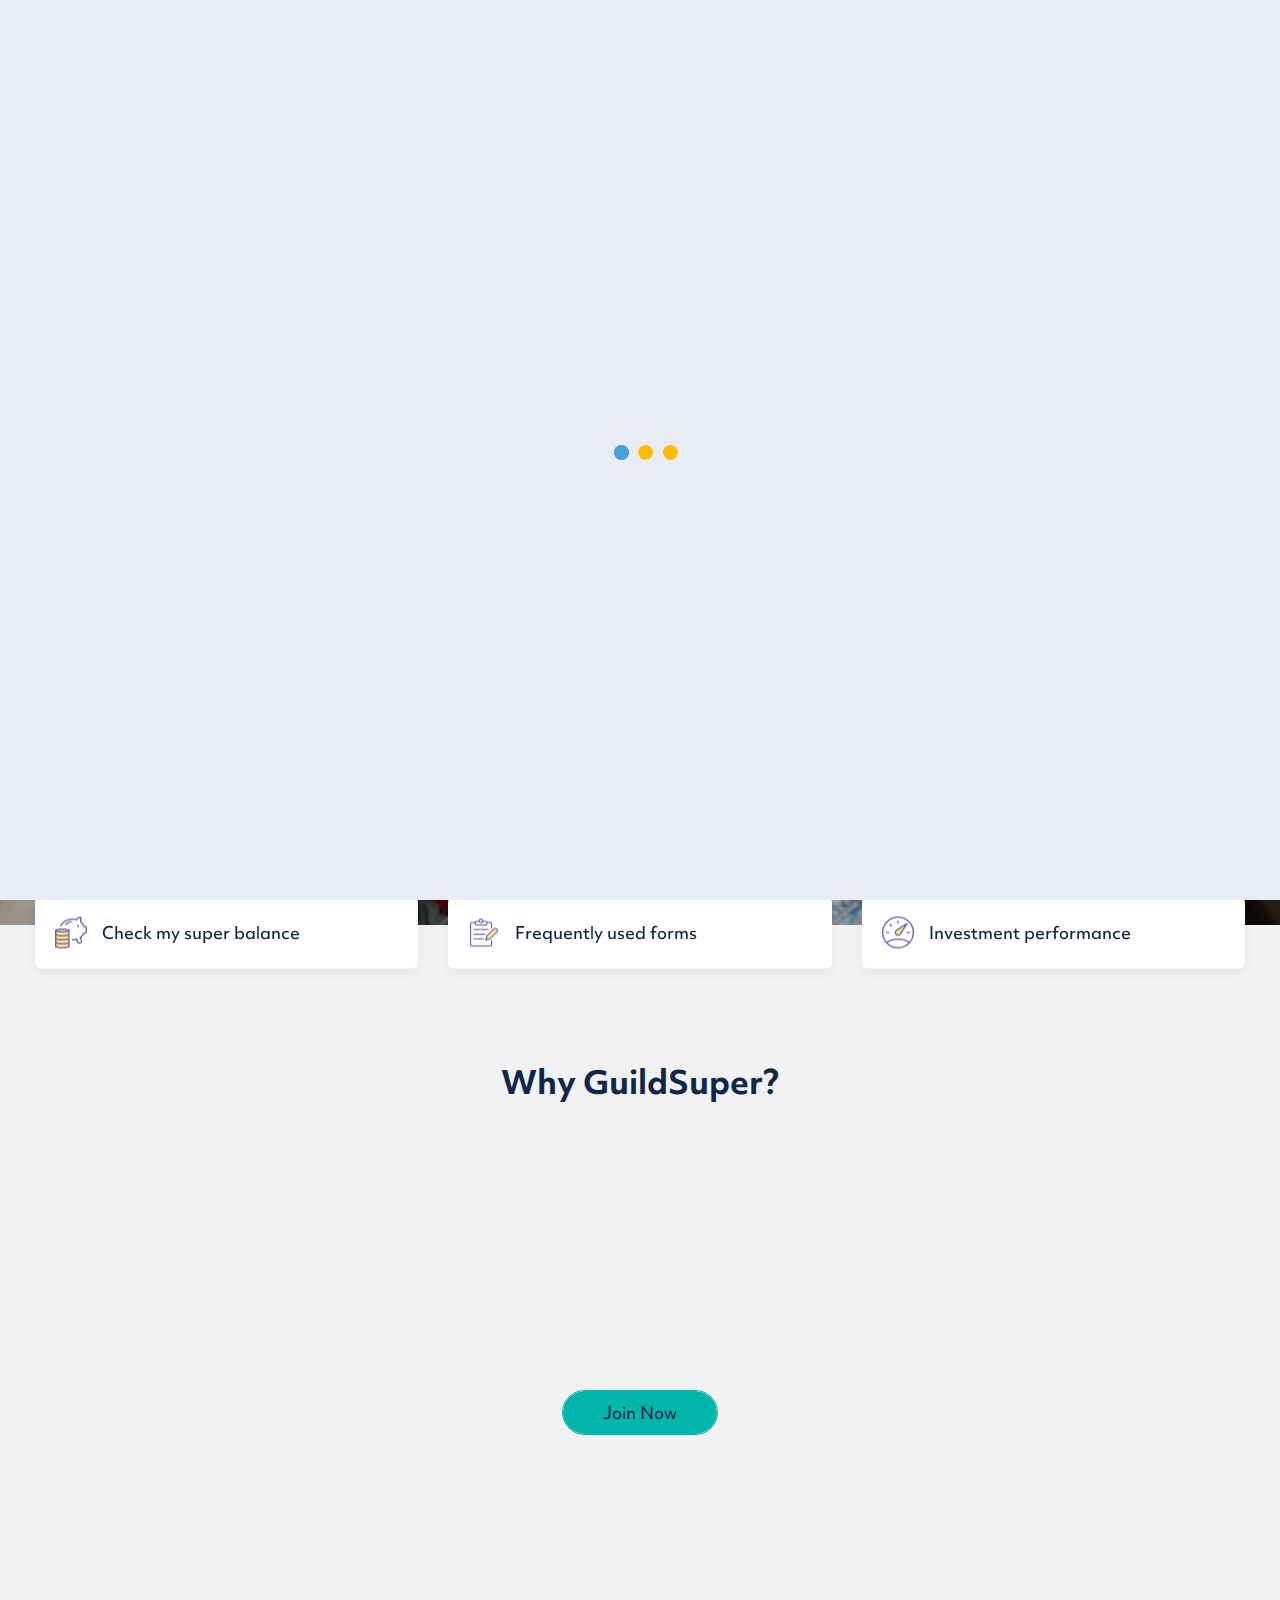
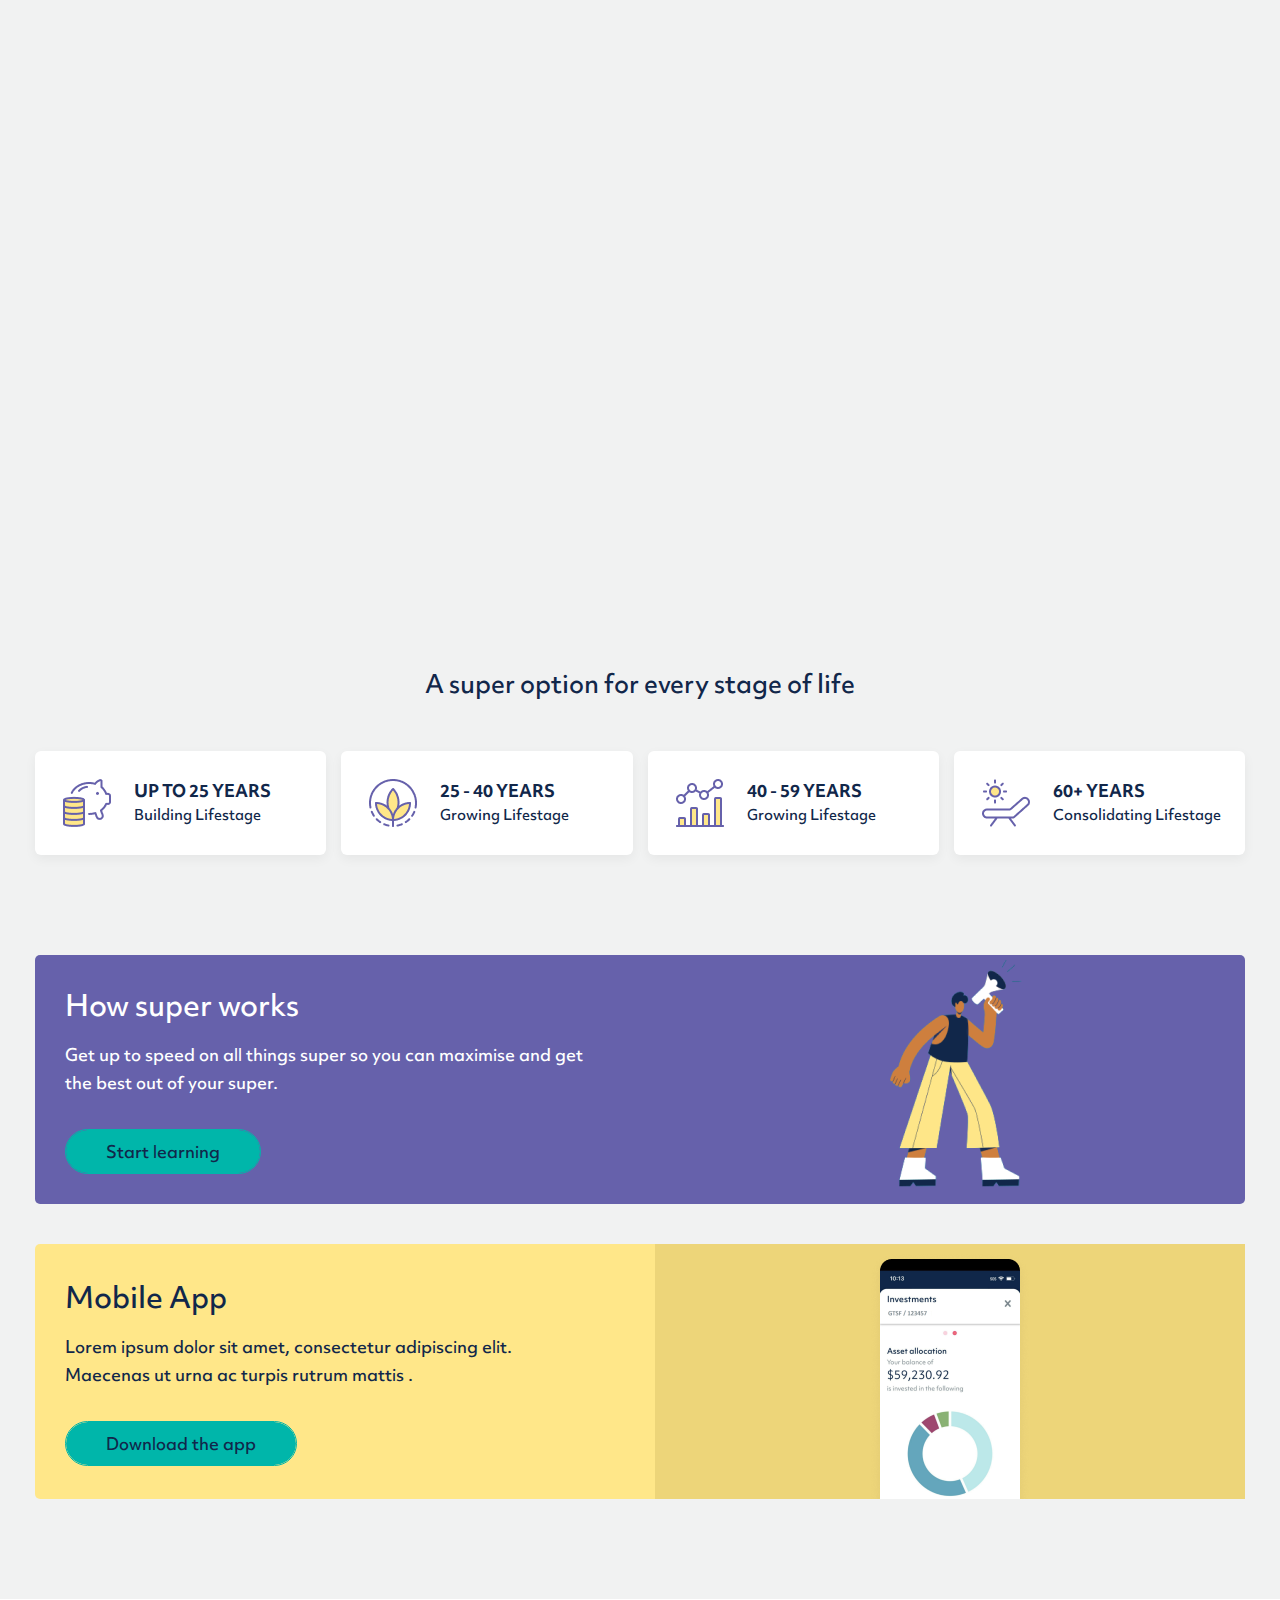
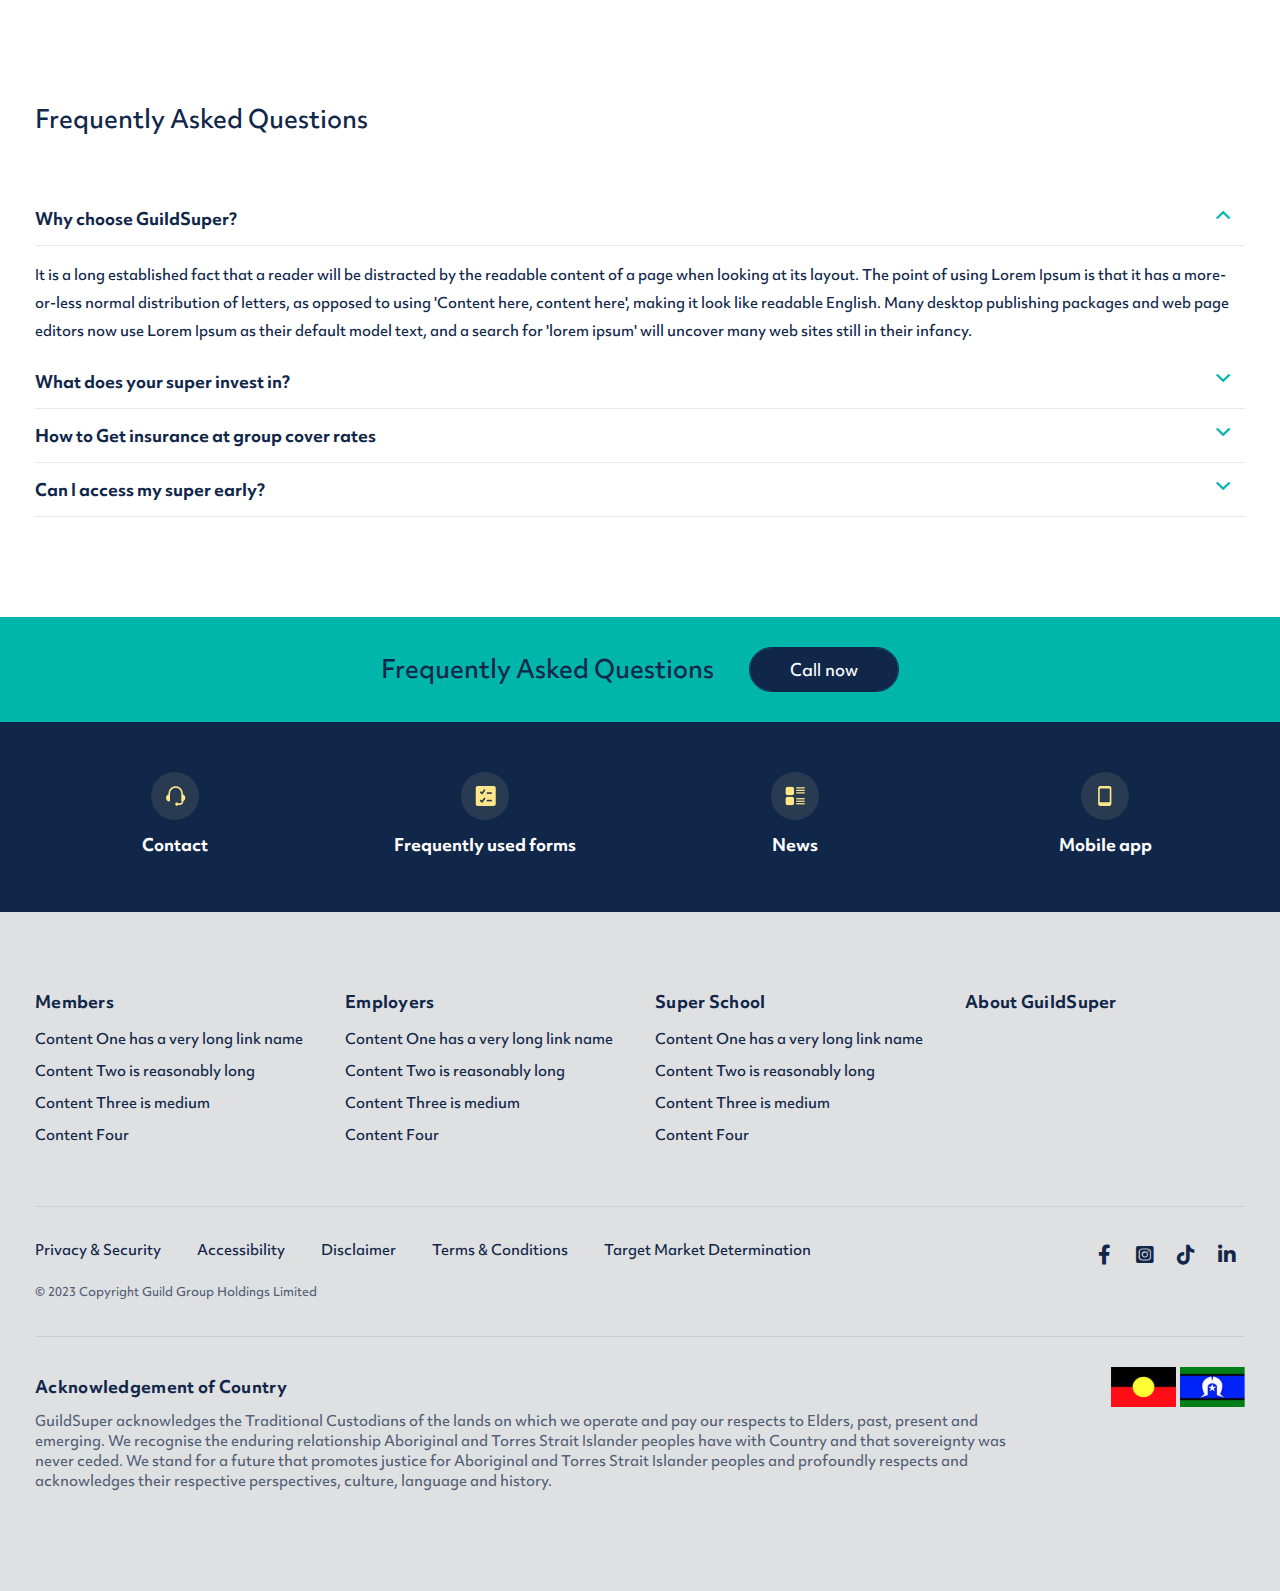
<file: index.html>
<!DOCTYPE html>
<html lang="en">
<head>
<!-- Meta -->
<meta charset="utf-8">
<meta http-equiv="X-UA-Compatible" content="IE=edge">
<meta name="viewport" content="width=device-width, initial-scale=1">

<!-- SITE TITLE -->
<title> GuildSuper </title>

<!-- Favicon Icon -->
<link rel="shortcut icon" type="image/x-icon" href="assets/images/favicon.png">
<!-- Animation CSS -->
<link rel="stylesheet" href="assets/css/animate.css">	
<!-- Latest Bootstrap min CSS -->
<link rel="stylesheet" href="assets/bootstrap/css/bootstrap.min.css">
<!-- Font -->
<link href="" rel="stylesheet">
<!-- Icon Font CSS -->
<link rel="stylesheet" href="assets/css/ionicons.min.css">
<link rel="stylesheet" href="assets/css/all.min.css">

<!-- <link rel="stylesheet" href="assets/css/linearicons.css"> -->
<!--- owl carousel CSS-->
<link rel="stylesheet" href="assets/owlcarousel/css/owl.carousel.min.css">
<link rel="stylesheet" href="assets/owlcarousel/css/owl.theme.css">
<link rel="stylesheet" href="assets/owlcarousel/css/owl.theme.default.min.css">

<link rel="stylesheet" href="assets/css/slick.css">
<link rel="stylesheet" href="assets/css/slick-theme.css">

<!-- Magnific Popup CSS -->
<link rel="stylesheet" href="assets/css/magnific-popup.css">
<!-- Style CSS -->
<link rel="stylesheet" href="assets/css/style.css">
<link rel="stylesheet" href="assets/css/responsive.css">
</head>

<body>

<!-- LOADER -->
<div class="preloader">
	<div class="loader-section section-top"></div>
    <div class="lds-ellipsis">
    	<span></span>
        <span></span>
        <span></span>
        <span></span>
    </div>
    <div class="loader-section section-bottom"></div>
</div>
<!-- END LOADER --> 

<div class="alert alert-warning alert-dismissible fade show" role="alert">
	<div class="container">
		<div class="row justify-content-end">
        	<div class="col-12 text-center">
				<span> Member portal is currently under maintenance </span>
				<button type="button" class="close" data-dismiss="alert" aria-label="Close">
					<span aria-hidden="true">&times;</span>
				</button>
             </div>
        </div>
	</div>        
</div>

<!-- START HEADER -->
<header class="header_wrap fixed-top dark_skin main_menu_size_16 ">
	<div class="top-header">
        <div class="container">
            <div class="row justify-content-end">
                <div class="col-lg-6 col-md-7 col-5">
                	<div class="d-flex align-items-center justify-content-end">
                    	<ul class="header_list">
                            <li><a href="#"><img src="assets/images/join_icon.png" alt=""><span> Join </span></a></li>
                            <li><a href="#"><img src="assets/images/mail_icon.png" alt=""><span> Contact </span></a></li>
                            <li><a href="#"><img src="assets/images/guildsuper_icon.png" alt=""><span> About GuildSuper </span></a></li>
                            <li><a href="#"><img src="assets/images/employers_icon.png" alt=""><span> Employers </span></a></li>
						</ul>
                    </div>
                </div>
            </div>
        </div>
    </div>
    <div class="bottom-header">
        <div class="container">
            <nav class="navbar navbar-expand-lg"> 
            	<button class="navbar-toggler" type="button" data-toggle="collapse" data-target="#navbarSupportedContent" aria-expanded="false"> 
                    <span class="ion-android-menu"></span>
                </button>
                <a class="navbar-brand" href="index.html">
                    <img class="logo_dark" src="assets/images/logo_dark.png" alt="logo" />
                </a>
                
                <div class="collapse navbar-collapse justify-content-center" id="navbarSupportedContent">
                    <ul class="navbar-nav">
                        <li class="dropdown dropdown-mega-menu">
                            <a data-toggle="dropdown" class="nav-link dropdown-toggle " href="#"> Superannuation </a>
                            <div class="dropdown-menu">
                            	<div class="container"> 
                                    <ul class="mega-menu d-lg-flex">
                                        <li class="mega-menu-col col-lg">
                                            <ul> 
                                                <li><a class="dropdown-item nav-link nav_item" href="#"><span class="menu_icon"><img src="assets/images/menu_icon.png" alt="menu" /></span> <span> Becoming a member </span> <span class="menu_desc"> Lorem ipsum dolor sit amet, consectetur adipiscing elit, sed. </span></a></li>
                                                <li><a class="dropdown-item nav-link nav_item" href="#"><span class="menu_icon"><img src="assets/images/menu_icon.png" alt="menu" /></span> <span> Understanding super </span> <span class="menu_desc"> Lorem ipsum dolor sit amet, consectetur adipiscing elit, sed. </span></a></li>
                                            </ul>
                                        </li>
                                        <li class="mega-menu-col col-lg">
                                            <ul>
                                                <li><a class="dropdown-item nav-link nav_item" href="#"><span class="menu_icon"><img src="assets/images/menu_icon.png" alt="menu" /></span> <span> Accessing your account </span> <span class="menu_desc"> Lorem ipsum dolor sit amet, consectetur adipiscing elit, sed. </span></a></li>
                                                <li><a class="dropdown-item nav-link nav_item" href="#"><span class="menu_icon"><img src="assets/images/menu_icon.png" alt="menu" /></span> <span> Retirement </span> <span class="menu_desc"> Lorem ipsum dolor sit amet, consectetur adipiscing elit, sed. </span></a></li>
                                            </ul>
                                        </li>
                                        <li class="mega-menu-col col-lg">
                                            <ul>
                                                <li><a class="dropdown-item nav-link nav_item" href="#"><span class="menu_icon"><img src="assets/images/menu_icon.png" alt="menu" /></span> <span> Super rewards </span> <span class="menu_desc"> Lorem ipsum dolor sit amet, consectetur adipiscing elit, sed. </span></a></li>
                                                <li><a class="dropdown-item nav-link nav_item" href="#"><span class="menu_icon"><img src="assets/images/menu_icon.png" alt="menu" /></span> <span> Resources & advice </span> <span class="menu_desc"> Lorem ipsum dolor sit amet, consectetur adipiscing elit, sed. </span></a></li>
                                            </ul>
                                        </li>
                                        <li class="mega-menu-col col-lg-4">
                                            <div class="header_banner">
                                                <div class="col-12 ">
                                                    <div class="header_banner_content bg_light_green">
                                                        <div class="cta_text">
                                                            <div class="heading_s1 title_normal">
                                                                <h5> Speak to our friendly consultants </h5>
                                                            </div>
                                                        </div>
                                                        <div class="cta_button">
                                                            <a class="btn btn-fill-out-dark btn-radius" href="#"> Call now </a>
                                                        </div>
                                                    </div>
                                                </div>
                                            </div>
                                        </li>
                                    </ul>
                                </div>
                            </div>   
                        </li>
                        <li class="dropdown dropdown-mega-menu">
                            <a class="dropdown-toggle nav-link" href="#" data-toggle="dropdown"> Investments </a>
                            <div class="dropdown-menu">
                            	<div class="container"> 
                                    <ul class="mega-menu d-lg-flex">
                                        <li class="mega-menu-col col-lg">
                                            <ul> 
                                                <li><a class="dropdown-item nav-link nav_item" href="#"><span class="menu_icon"><img src="assets/images/menu_icon.png" alt="menu" /></span> <span> Becoming a member </span> <span class="menu_desc"> Lorem ipsum dolor sit amet, consectetur adipiscing elit, sed. </span></a></li>
                                                <li><a class="dropdown-item nav-link nav_item" href="#"><span class="menu_icon"><img src="assets/images/menu_icon.png" alt="menu" /></span> <span> Understanding super </span> <span class="menu_desc"> Lorem ipsum dolor sit amet, consectetur adipiscing elit, sed. </span></a></li>
                                            </ul>
                                        </li>
                                        <li class="mega-menu-col col-lg">
                                            <ul>
                                                <li><a class="dropdown-item nav-link nav_item" href="#"><span class="menu_icon"><img src="assets/images/menu_icon.png" alt="menu" /></span> <span> Accessing your account </span> <span class="menu_desc"> Lorem ipsum dolor sit amet, consectetur adipiscing elit, sed. </span></a></li>
                                                <li><a class="dropdown-item nav-link nav_item" href="#"><span class="menu_icon"><img src="assets/images/menu_icon.png" alt="menu" /></span> <span> Retirement </span> <span class="menu_desc"> Lorem ipsum dolor sit amet, consectetur adipiscing elit, sed. </span></a></li>
                                            </ul>
                                        </li>
                                        <li class="mega-menu-col col-lg">
                                            <ul>
                                                <li><a class="dropdown-item nav-link nav_item" href="#"><span class="menu_icon"><img src="assets/images/menu_icon.png" alt="menu" /></span> <span> Super rewards </span> <span class="menu_desc"> Lorem ipsum dolor sit amet, consectetur adipiscing elit, sed. </span></a></li>
                                                <li><a class="dropdown-item nav-link nav_item" href="#"><span class="menu_icon"><img src="assets/images/menu_icon.png" alt="menu" /></span> <span> Resources & advice </span> <span class="menu_desc"> Lorem ipsum dolor sit amet, consectetur adipiscing elit, sed. </span></a></li>
                                            </ul>
                                        </li>
                                        <li class="mega-menu-col col-lg-4">
                                            <div class="header_banner">
                                                <div class="col-12 ">
                                                    <div class="header_banner_content bg_light_green">
                                                        <div class="cta_text">
                                                            <div class="heading_s1 title_normal">
                                                                <h5> Speak to our friendly consultants </h5>
                                                            </div>
                                                        </div>
                                                        <div class="cta_button">
                                                            <a class="btn btn-fill-out-dark btn-radius" href="#"> Call now </a>
                                                        </div>
                                                    </div>
                                                </div>
                                            </div>
                                        </li>
                                    </ul>
                                </div>
                            </div>
                        </li>
                        <li class="dropdown">
                            <a class="dropdown-toggle nav-link" href="#" data-toggle="dropdown"> Tools and Resources </a>
                            <div class="dropdown-menu">
                                <ul>
                                    <li>
                                        <a class="dropdown-item menu-link dropdown-toggler" href="#">Products</a>
                                        <div class="dropdown-menu">
                                            <ul> 
                                                <li><a class="dropdown-item nav-link nav_item" href="#">Sub menu header</a></li>
                                                <li><a class="dropdown-item nav-link nav_item" href="#">Sub menu header</a></li>
                                                <li><a class="dropdown-item nav-link nav_item" href="#">Sub menu header</a></li>
                                                <li><a class="dropdown-item nav-link nav_item" href="#">Sub menu</a></li>
                                                <li><a class="dropdown-item nav-link nav_item" href="#">Sub menu header</a></li>
                                                <li><a class="dropdown-item nav-link nav_item" href="#">Sub menu dropdown </a></li>
                                                <li><a class="dropdown-item nav-link nav_item" href="#">Sub menu dropdown </a></li>
                                                <li><a class="dropdown-item nav-link nav_item" href="#">Sub menu dropdown </a></li>
                                                <li><a class="dropdown-item nav-link nav_item" href="#">Sub menu</a></li>
                                                <li><a class="dropdown-item nav-link nav_item" href="#">dropdown Sub menu</a></li> 
                                                <li><a class="dropdown-item nav-link nav_item" href="#">dropdown Sub menu</a></li> 
                                            </ul>
                                        </div>
                                    </li>
                                    <li>
                                        <a class="dropdown-item menu-link dropdown-toggler" href="#">Dropdown Menu</a>
                                        <div class="dropdown-menu">
                                            <ul> 
                                                <li><a class="dropdown-item nav-link nav_item" href="#">Sub menu </a></li>
                                                <li><a class="dropdown-item nav-link nav_item" href="#">Sub menu Style </a></li>
                                                <li><a class="dropdown-item nav-link nav_item" href="#">Sub menu </a></li>
                                                <li><a class="dropdown-item nav-link nav_item" href="#">Sub menu Style </a></li>
                                                <li><a class="dropdown-item nav-link nav_item" href="#">Sub menu </a></li>
                                                <li><a class="dropdown-item nav-link nav_item" href="#">Sub menu Style </a></li>
                                                <li><a class="dropdown-item nav-link nav_item" href="#">Sub menu </a></li>
                                                <li><a class="dropdown-item nav-link nav_item" href="#">Sub menu Style </a></li>
                                            </ul>
                                        </div>
                                    </li>
                                    <li>
                                        <a class="dropdown-item menu-link dropdown-toggler" href="#">Dropdown Menu</a>
                                        <div class="dropdown-menu">
                                            <ul> 
                                                <li><a class="dropdown-item nav-link nav_item" href="#">Dropdown Style</a></li>
                                                <li><a class="dropdown-item nav-link nav_item" href="#">Dropdown Style</a></li>
                                                <li><a class="dropdown-item nav-link nav_item" href="#">Dropdown Style</a></li>
                                                <li><a class="dropdown-item nav-link nav_item" href="#">Dropdown Style</a></li>
                                                <li><a class="dropdown-item nav-link nav_item" href="#">Dropdown Style</a></li>
                                                <li><a class="dropdown-item nav-link nav_item" href="#">Dropdown Style</a></li>
                                                <li><a class="dropdown-item nav-link nav_item" href="#">Dropdown Style</a></li>
                                                <li><a class="dropdown-item nav-link nav_item" href="#">Dropdown Style</a></li>
                                            </ul>
                                        </div>
                                    </li>
                                    <li>
                                        <a class="dropdown-item menu-link dropdown-toggler" href="#">Dropdown Panel</a>
                                        <div class="dropdown-menu">
                                            <ul> 
                                                <li><a class="dropdown-item nav-link nav_item" href="#">Dropdown Side</a></li>
                                                <li><a class="dropdown-item nav-link nav_item" href="#">Dropdown Side</a></li>
                                                <li><a class="dropdown-item nav-link nav_item" href="#">Dropdown Side</a></li>
                                                <li><a class="dropdown-item nav-link nav_item" href="#">Dropdown Side</a></li>
                                                <li><a class="dropdown-item nav-link nav_item" href="#">Dropdown </a></li>
                                            </ul>
                                        </div>
                                    </li>
                                </ul>
                            </div>
                        </li>
                        <li class="dropdown dropdown-mega-menu">
                            <a class="dropdown-toggle nav-link" href="#" data-toggle="dropdown"> Learning Centre </a>
                            <div class="dropdown-menu">
                            	<div class="container"> 
                                    <ul class="mega-menu d-lg-flex">
                                        <li class="mega-menu-col col-lg">
                                            <ul> 
                                                <li><a class="dropdown-item nav-link nav_item" href="#"><span class="menu_icon"><img src="assets/images/menu_icon.png" alt="menu" /></span> <span> Becoming a member </span> <span class="menu_desc"> Lorem ipsum dolor sit amet, consectetur adipiscing elit, sed. </span></a></li>
                                                <li><a class="dropdown-item nav-link nav_item" href="#"><span class="menu_icon"><img src="assets/images/menu_icon.png" alt="menu" /></span> <span> Understanding super </span> <span class="menu_desc"> Lorem ipsum dolor sit amet, consectetur adipiscing elit, sed. </span></a></li>
                                            </ul>
                                        </li>
                                        <li class="mega-menu-col col-lg">
                                            <ul>
                                                <li><a class="dropdown-item nav-link nav_item" href="#"><span class="menu_icon"><img src="assets/images/menu_icon.png" alt="menu" /></span> <span> Accessing your account </span> <span class="menu_desc"> Lorem ipsum dolor sit amet, consectetur adipiscing elit, sed. </span></a></li>
                                                <li><a class="dropdown-item nav-link nav_item" href="#"><span class="menu_icon"><img src="assets/images/menu_icon.png" alt="menu" /></span> <span> Retirement </span> <span class="menu_desc"> Lorem ipsum dolor sit amet, consectetur adipiscing elit, sed. </span></a></li>
                                            </ul>
                                        </li>
                                        <li class="mega-menu-col col-lg">
                                            <ul>
                                                <li><a class="dropdown-item nav-link nav_item" href="#"><span class="menu_icon"><img src="assets/images/menu_icon.png" alt="menu" /></span> <span> Super rewards </span> <span class="menu_desc"> Lorem ipsum dolor sit amet, consectetur adipiscing elit, sed. </span></a></li>
                                                <li><a class="dropdown-item nav-link nav_item" href="#"><span class="menu_icon"><img src="assets/images/menu_icon.png" alt="menu" /></span> <span> Resources & advice </span> <span class="menu_desc"> Lorem ipsum dolor sit amet, consectetur adipiscing elit, sed. </span></a></li>
                                            </ul>
                                        </li>
                                        <li class="mega-menu-col col-lg-4">
                                            <div class="header_banner">
                                                <div class="col-12 ">
                                                    <div class="header_banner_content bg_light_green">
                                                        <div class="cta_text">
                                                            <div class="heading_s1 title_normal">
                                                                <h5> Speak to our friendly consultants </h5>
                                                            </div>
                                                        </div>
                                                        <div class="cta_button">
                                                            <a class="btn btn-fill-out-dark btn-radius" href="#"> Call now </a>
                                                        </div>
                                                    </div>
                                                </div>
                                            </div>
                                        </li>
                                    </ul>
                                </div>
                            </div>
                        </li>
                    </ul>
                    <div class="mobile_menu">
                    	<ul class="header_list">
                            <li><a href="#"><img src="assets/images/join_icon.png" alt=""><span> Join </span></a></li>
                            <li><a href="#"><img src="assets/images/mail_icon.png" alt=""><span> Contact </span></a></li>
                            <li><a href="#"><img src="assets/images/guildsuper_icon.png" alt=""><span> About GuildSuper </span></a></li>
                            <li><a href="#"><img src="assets/images/employers_icon.png" alt=""><span> Employers </span></a></li>
						</ul>
                    </div>
                </div>
                <div class="navbar-nav attr-nav align-items-center">
                	<li><a href="demo-medical/appointment.html" class="btn btn-fill-out btn-radius btn-sm" data-toggle="modal" data-target="#exampleModal"> Log in </a> </li>
                    <li><a href="javascript:void(0);" class="nav-link search_trigger"><i class="ion-ios-search-strong"></i></a>
                        <div class="search_wrap">
                            <span class="close-search"><i class="ion-ios-close-empty"></i></span>
                            <form>
                                <input type="text" placeholder="Search" class="form-control" id="search_input">
                                <button type="submit" class="search_icon"><i class="ion-ios-search-strong"></i></button>
                            </form>
                        </div>
                    </li>
                </div>
            </nav>
        </div>
    </div>
</header>
<!-- END HEADER -->

<!-- START SECTION BANNER -->
<div class="banner_section staggered-animation-wrap">
    <div id="carouselExampleControls" class="carousel slide light_arrow" data-ride="carousel">
        <div class="carousel-inner">
            <div class="carousel-item active background_bg overlay_bg_30" data-img-src="assets/images/banner1.png">
                <div class="banner_slide_content">
                    <div class="container"><!-- STRART CONTAINER -->
                        <div class="row justify-content-center">
                            <div class="col-lg-10 col-md-12 col-sm-12">
                                <div class="banner_content text-center text_white">
                                    <h5 class="mb-4 staggered-animation" data-animation="fadeInLeft" data-animation-delay="0.2s"> We work for women </h5>
                                    <h2 class="staggered-animation" data-animation="fadeInUp" data-animation-delay="0.2s"> Feel the super difference </h2>
                                    <a class="btn btn-fill-out btn-radius staggered-animation" href="#" data-animation="fadeInUp" data-animation-delay="0.6s"> Join GuildSuper </a>
                                </div>
                            </div>
                        </div>
                    </div><!-- END CONTAINER-->
                </div>
            </div>
            
        </div>
        <!--<ol class="carousel-indicators indicators_style4 m-0">
            <li data-target="#carouselExampleControls" data-slide-to="0" class="active"></li>
            <li data-target="#carouselExampleControls" data-slide-to="1"></li>
        </ol> 
        <a class="carousel-control-prev" href="#carouselExampleControls" role="button" data-slide="prev"><i class="ion-chevron-left"></i></a>
        <a class="carousel-control-next" href="#carouselExampleControls" role="button" data-slide="next"><i class="ion-chevron-right"></i></a>-->
    </div>
</div>
<!-- END SECTION BANNER -->

<!-- START SECTION Icon Box --> 
<div class="section bg_gray py-0">
	<div class="banner_overlay_section">
        <div class="container">
            <div class="row justify-content-center">
                <div class="col-lg-4">	
                    <div class="icon_box icon_box_style9">
                        <div class="icon">
                            <img src="assets/images/check_balance_icon.png" alt="Check my super balance">
                        </div>
                        <div class="icon_box_content">
                            <h6> Check my super balance </h6>
                        </div>
                    </div>
                </div>
                <div class="col-lg-4">	
                    <div class="icon_box icon_box_style9">
                        <div class="icon">
                            <img src="assets/images/frequently_forms_icon.png" alt="Frequently used forms">
                        </div>
                        <div class="icon_box_content">
                            <h6> Frequently used forms </h6>
                        </div>
                    </div>
                </div>
                <div class="col-lg-4">	
                    <div class="icon_box icon_box_style9">
                        <div class="icon">
                            <img src="assets/images/investment_performance_icon.png" alt="Investment performance">
                        </div>
                        <div class="icon_box_content">
                            <h6> Investment performance </h6>
                        </div>
                    </div>
                </div>
            </div>
        </div>
    </div>
</div>
<!-- END SECTION Icon Box -->

<!-- START SECTION why guildsuper --> 
<div class="section bg_gray small_pt small_pb">
	<div class="container">
    	<div class="row">
        	<div class="col-md-12">
            	<div class="heading_s1 text-center">
                	<h2> Why GuildSuper? </h2>
                </div>
            </div>
        </div>
        <div class="row justify-content-center">
        	<div class="col-xl-4 col-md-6 animation" data-animation="fadeInUp" data-animation-delay="0.1s">
            	<div class="icon_box icon_box_style3 py-0 text-center">
                	<div class="icon">
                    	<img src="assets/images/award_winning.png" alt="award winning">
                    </div>
                    <div class="icon_box_content">
                    	<h5> Award winning </h5>
                        <p> Money magazine's 2022 Best of the Best - MySuper Lifecycle product Award </p>
                    </div>
                </div>
            </div>
            <div class="col-xl-4 col-md-6 animation" data-animation="fadeInUp" data-animation-delay="0.2s">
            	<div class="icon_box icon_box_style3 py-0 text-center">
                	<div class="icon">
                    	<img src="assets/images/Top_performing_fund.png" alt="Top performing fund">
                    </div>
                    <div class="icon_box_content">
                    	<h5> Top performing fund </h5>
                        <p> We're one of the best performing Super Funds for 5 years in a row </p>
                    </div>
                </div>
            </div>
            <div class="col-xl-4 col-md-6 animation" data-animation="fadeInUp" data-animation-delay="0.3s">
            	<div class="icon_box icon_box_style3 py-0 text-center">
                	<div class="icon">
                    	<img src="assets/images/women_members.png" alt="women members">
                    </div>
                    <div class="icon_box_content">
                    	<h5> 85% women members </h5>
                        <p> We appreciate and respect that many of our members are casual workers and/or work part-time </p>
                    </div>
                </div>
            </div>
        </div>
        <div class="row">
        	<div class="col-md-12 text-center">
            	<a class="btn btn-fill-out btn-radius" href="#"> Join Now </a>
            </div>
        </div>
    </div>
</div>
<!-- END SECTION why guildsuper -->

<!-- START SECTION member --> 
<div class="section bg_gray small_pt small_pb">
	<div class="container">
        <div class="row small_spacing">
        	<div class="col-md-6 animation" data-animation="fadeInUp" data-animation-delay="0.1s">
            	<div class="card_box">
                    <div class="card_img">
                        <a href="#">
                            <img src="assets/images/Members_img.jpg" alt="Members_img" />
                        </a>
                    </div>
                    <div class="card_content bg_light_green">
                        <h4> Members </h4>
                        <p> Stay on top of your super with an online account. Access a range of features to help you grow and manage your account. </p>
                        <a class="btn btn-fill-out-dark btn-radius" href="#"> Learn More </a>
                    </div>
                </div>
            </div>
            <div class="col-md-6 animation" data-animation="fadeInUp" data-animation-delay="0.2s">
            	<div class="card_box">
                    <div class="card_img">
                        <a href="#">
                            <img src="assets/images/Employers_img.jpg" alt="Employers_img" />
                        </a>
                    </div>
                    <div class="card_content bg_dark_blue text_white">
                        <h4> Employers </h4>
                        <p> Offering investments that you and your employees can be proud are contributing to a better future for all. </p>
                        <a class="btn btn-fill-out btn-radius" href="#"> Learn More </a>
                    </div>
                </div>
            </div>
        </div>
    </div>
</div>
<!-- END SECTION member -->

<!-- START SECTION Icon Box --> 
<div class="section bg_gray small_pt small_pb">
    <div class="container">
        <div class="row">
            <div class="col-md-12">
                <div class="heading_s1 title_normal text-center">
                    <h4> A super option for every stage of life </h4>
                </div>
            </div>
        </div>
        <div class="row small_spacing">
            <div class="col-lg-3 col-md-6">	
                <div class="icon_box icon_box_style9">
                    <div class="icon">
                        <img src="assets/images/stagelife-icon-1.png" alt="25 YEARS">
                    </div>
                    <div class="icon_box_content">
                        <h6><strong> UP TO 25 YEARS </strong></h6>
                        <p> Building Lifestage </p>
                    </div>
                </div>
            </div>
            <div class="col-lg-3 col-md-6">
                <div class="icon_box icon_box_style9">
                    <div class="icon">
                        <img src="assets/images/stagelife-icon-2.png" alt="40 YEARS">
                    </div>
                    <div class="icon_box_content">
                        <h6><strong> 25 - 40 YEARS </strong></h6>
                        <p> Growing Lifestage </p>
                    </div>
                </div>
            </div>
            <div class="col-lg-3 col-md-6">
                <div class="icon_box icon_box_style9">
                    <div class="icon">
                        <img src="assets/images/stagelife-icon-3.png" alt="59 YEARS">
                    </div>
                    <div class="icon_box_content">
                        <h6><strong> 40 - 59 YEARS </strong></h6>
                        <p> Growing Lifestage </p>
                    </div>
                </div>
            </div>
            <div class="col-lg-3 col-md-6">
                <div class="icon_box icon_box_style9">
                    <div class="icon">
                        <img src="assets/images/stagelife-icon-4.png" alt="60 YEARS">
                    </div>
                    <div class="icon_box_content">
                        <h6><strong> 60+ YEARS </strong></h6>
                        <p> Consolidating Lifestage </p>
                    </div>
                </div>
            </div>
        </div>
    </div>
</div>
<!-- END SECTION Icon Box -->

<!-- START SECTION CALL TO ACTION -->
<div class="section bg_gray small_pt pb_20">
	<div class="container">
    	<div class="row">
        	<div class="col-12">
    			<div class="bg_purple radius_all_5">
                    <div class="row align-items-center">
                        <div class="col-lg-6">
                        	<div class="small_padding">
                                <div class="heading_s1 title_normal text_white">
                                    <h3> How super works </h3>
                                    <p> Get up to speed on all things super so you can maximise and get the best out of your super. </p>
                                </div>
                                <a class="btn btn-fill-out btn-radius" href="#"> Start learning </a>
                            </div>
                        </div>
                        <div class="col-lg-6">
                            <div class="text-center">
                                <img src="assets/images/CTA_super-works.png" alt="super-works">
                            </div>
                        </div>
                    </div>
        		</div>
                
            </div>
        </div>
    </div>
</div>
<!-- END SECTION CALL TO ACTION -->

<!-- START SECTION CALL TO ACTION -->
<div class="section bg_gray pt_20">
	<div class="container">
    	<div class="row flex-row-reverse">
        	<div class="col-12">
    			<div class="bg_yellow radius_all_5">
                    <div class="row flex-row-reverse align-items-center">
                    	<div class="col-lg-6 ">
                            <div class="bg_yellow_dark d-flex justify-content-center text-center">
                                <img src="assets/images/mobile_app_cta.png" alt="mobile_app">
                            </div>
                        </div>
                        <div class="col-lg-6">
                        	<div class="small_padding">
                                <div class="heading_s1 title_normal">
                                    <h3> Mobile App </h3>
                                    <p> Lorem ipsum dolor sit amet, consectetur adipiscing elit. Maecenas ut urna ac turpis rutrum mattis . </p>
                                </div>
                                <a class="btn btn-fill-out btn-radius" href="#"> Download the app </a>
                            </div>
                        </div>
                        
                    </div>
        		</div>
                
            </div>
        </div>
    </div>
</div>
<!-- END SECTION CALL TO ACTION -->

<!-- STAT SECTION FAQ --> 
<div class="section ">
	<div class="container">
    	<div class="row">
            <div class="col-md-12">
                <div class="heading_s1 title_normal pb_20">
                    <h4> Frequently Asked Questions </h4>
                </div>
            </div>
        </div>
    	<div class="row">
        	<div class="col-md-12">
            	<div id="accordion" class="accordion accordion_style1">
                    <div class="card">
                        <div class="card-header" id="headingOne">
                            <h6 class="mb-0"> <a class="collapsed" data-toggle="collapse" href="#collapseOne" aria-expanded="true" aria-controls="collapseOne"> Why choose GuildSuper? </a> </h6>
                          </div>
                          <div id="collapseOne" class="collapse show" aria-labelledby="headingOne" data-parent="#accordion">
                            <div class="card-body">
                            	<p>It is a long established fact that a reader will be distracted by the readable content of a page when looking at its layout. The point of using Lorem Ipsum is that it has a more-or-less normal distribution of letters, as opposed to using 'Content here, content here', making it look like readable English. Many desktop publishing packages and web page editors now use Lorem Ipsum as their default model text, and a search for 'lorem ipsum' will uncover many web sites still in their infancy.</p>
                            </div>
                        </div>
                    </div>
                    <div class="card">
						<div class="card-header" id="headingTwo">
                        	<h6 class="mb-0"> <a class="collapsed" data-toggle="collapse" href="#collapseTwo" aria-expanded="false" aria-controls="collapseTwo"> What does your super invest in? </a> </h6>
						</div>
						<div id="collapseTwo" class="collapse" aria-labelledby="headingTwo" data-parent="#accordion">
                        	<div class="card-body"> 
                        		<p>There are many variations of passages of Lorem Ipsum available, but the majority have suffered alteration in some form, by injected humour, or randomised words which don't look even slightly believable. If you are going to use a passage of Lorem Ipsum, you need to be sure there isn't anything embarrassing hidden in the middle of text.</p>
                        		<p>All the Lorem Ipsum generators on the Internet tend to repeat predefined chunks as necessary, making this the first true generator on the Internet. It uses a dictionary of over 200 Latin words, combined with a handful of model sentence structures, to generate Lorem Ipsum which looks reasonable. The generated Lorem Ipsum is therefore always free from repetition, injected humour, or non-characteristic words etc.</p>
                            </div>
                        </div>
                    </div>
                    <div class="card">
						<div class="card-header" id="headingThree">
                        	<h6 class="mb-0"> <a class="collapsed" data-toggle="collapse" href="#collapseThree" aria-expanded="false" aria-controls="collapseThree"> How to Get insurance at group cover rates </a> </h6>
						</div>
						<div id="collapseThree" class="collapse" aria-labelledby="headingThree" data-parent="#accordion">
							<div class="card-body"> 
                            	<p> At GuildSuper you have access to Death, Total and Permanent Disablement and Income Protection insurance cover that protects you and your family in case of illness, injury or death. </p>
                                <p> By having cover though super, insurance costs are deducted from your super account, not your take-home pay. See <a href="#"> insurance. </a></p>
                        	</div>
                      	</div>
                    </div>
                    <div class="card">
						<div class="card-header" id="headingFour">
                        	<h6 class="mb-0"> <a class="collapsed" data-toggle="collapse" href="#collapseFour" aria-expanded="false" aria-controls="collapseFour"> Can I access my super early? </a> </h6>
                      	</div>
                      	<div id="collapseFour" class="collapse" aria-labelledby="headingFour" data-parent="#accordion">
							<div class="card-body"> 
                            	<p>At vero eos et accusamus et iusto odio dignissimos ducimus qui blanditiis praesentium voluptatum deleniti atque corrupti quos dolores et quas molestias excepturi sint occaecati cupiditate non provident, similique sunt in culpa qui officia deserunt mollitia animi, id est laborum et dolorum fuga.</p>
                        		<p>Et harum quidem rerum facilis est et expedita distinctio. Nam libero tempore, cum soluta nobis est eligendi optio cumque nihil impedit quo minus id quod maxime placeat facere possimus, omnis voluptas assumenda est, omnis dolor repellendus. Temporibus autem quibusdam et aut officiis debitis aut rerum necessitatibus saepe eveniet ut et voluptates repudiandae sint et molestiae non recusandae.</p>
                        		<ul class="list_style1">
                                    <li>The standard chunk of Lorem Ipsum below for those interested</li>
                                    <li>Nemo enim ipsam voluptatem quia voluptas sit aspernatur aut odit aut fugi</li>
                                    <li>Et harum quidem rerum facilis est et expedita distinctio</li>
                                    <li>Itaque earum rerum hic tenetur a sapiente delectus, ut aut reiciendis voluptatibus maiores</li>
                                    <li>when our power of choice is untrammelled and when nothing prevents</li>
                            	</ul>
                        	</div>
                      	</div>
                    </div>
                    
              	</div>
            </div>
        </div>
    </div>
</div>
<!-- END SECTION FAQ -->

<!-- START SECTION CALL TO ACTION -->
<div class="section small_padding bg_light_green px-0">
	<div class="container">
    	<div class="row">
        	<div class="col-12 d-flex align-items-center justify-content-center">
                <div class="cta_text">
                    <div class="heading_s1 title_normal">
                        <h4> Frequently Asked Questions </h4>
                    </div>
                </div>
                <div class="cta_button">
                    <a class="btn btn-fill-out-dark btn-radius" href="#"> Call now </a>
                </div>
            </div>
        </div>
    </div>
</div>
<!-- END SECTION CALL TO ACTION -->

<!-- START SECTION CALL TO ACTION -->
<div class="section bg_dark_blue pt_20 pb_20">
	<div class="container">
    	<div class="row justify-content-center">
        	<div class="col-lg-3 col-md-6">
            	<div class="icon_box icon_box_style10 text_white text-center mb-0">
                	<div class="icon">
                    	<img src="assets/images/contact-icon.png" alt="contact">
                    </div>
                    <div class="icon_box_content">
                    	<h6> Contact </h6>
                    </div>
                </div>
            </div>
            <div class="col-lg-3 col-md-6">
            	<div class="icon_box icon_box_style10 text_white text-center mb-0">
                	<div class="icon">
                    	<img src="assets/images/forms-icon.png" alt="Frequently used forms">
                    </div>
                    <div class="icon_box_content">
                    	<h6> Frequently used forms </h6>
                    </div>
                </div>
            </div>
            <div class="col-lg-3 col-md-6">
            	<div class="icon_box icon_box_style10 text_white text-center mb-0">
                	<div class="icon">
                    	<img src="assets/images/News-icon.png" alt="News">
                    </div>
                    <div class="icon_box_content">
                    	<h6> News </h6>
                    </div>
                </div>
            </div>
            <div class="col-lg-3 col-md-6">
            	<div class="icon_box icon_box_style10 text_white text-center mb-0">
                	<div class="icon">
                    	<img src="assets/images/Mobile-app-icon.png" alt="Mobile app">
                    </div>
                    <div class="icon_box_content">
                    	<h6> Mobile app </h6>
                    </div>
                </div>
            </div>
		</div>            
    </div>
</div>
<!-- END SECTION CALL TO ACTION -->






<!-- START FOOTER -->
<footer class="footer_gray">
	<div class="footer_top">
        <div class="container">
        	<div class="row">
                <div class="col-lg-3 col-md-6">
                	<div class="widget mobile_toogle">
                        <h6 class="widget_title"> Members </h6>
                        <ul class="widget_links">
                            <li><a href="#"> Content One has a very long link name </a></li>
                            <li><a href="#"> Content Two is reasonably long </a></li>
                            <li><a href="#"> Content Three is medium </a></li>
                            <li><a href="#"> Content Four </a></li>
                        </ul>
                    </div>
                </div>
                <div class="col-lg-3 col-md-6">
                	<div class="widget mobile_toogle">
                        <h6 class="widget_title"> Employers </h6>
                        <ul class="widget_links">
                            <li><a href="#"> Content One has a very long link name </a></li>
                            <li><a href="#"> Content Two is reasonably long </a></li>
                            <li><a href="#"> Content Three is medium </a></li>
                            <li><a href="#"> Content Four </a></li>
                        </ul>
                    </div>
                </div>
                <div class="col-lg-3 col-md-6">
                	<div class="widget mobile_toogle">
                        <h6 class="widget_title"> Super School </h6>
                        <ul class="widget_links">
                            <li><a href="#"> Content One has a very long link name </a></li>
                            <li><a href="#"> Content Two is reasonably long </a></li>
                            <li><a href="#"> Content Three is medium </a></li>
                            <li><a href="#"> Content Four </a></li>
                        </ul>
                    </div>
                </div>
                <div class="col-lg-3 col-md-6">
                	<div class="widget ">
                        <h6 class="widget_title"><a href="#"> About GuildSuper </a></h6>
                        
                    </div>
                </div>
                
            </div>
        </div>
	</div>        
    <div class="footer_center">
        <div class="container">
        	<div class="footer_center_border">
                <div class="row">
                    <div class="col-lg-9 col-md-10">
                        <div class="footer_menu">
                            <ul class="widget_links">
                                <li><a href="#"> Privacy & Security </a></li>
                                <li><a href="#"> Accessibility </a></li>
                                <li><a href="#"> Disclaimer </a></li>
                                <li><a href="#"> Terms & Conditions </a></li>
                                <li><a href="#"> Target Market Determination </a></li>
                            </ul>
                        </div>
                    </div>
                    <div class="col-lg-3 col-md-2">
                        <div class="text-left text-lg-right">
                            <ul class="social_icons rounded_social social_white social_style5">
                                <li><a href="#"><i class="fa-brands fa-facebook-f"></i></a></li>
                                <li><a href="#"><i class="fa-brands fa-square-instagram"></i></a></li>
                                <li><a href="#"><i class="fa-brands fa-tiktok"></i></a></li>
                                <li><a href="#"><i class="fa-brands fa-linkedin-in"></i></a></li>
                            </ul>
                        </div>
                    </div>
                </div>
                <div class="row">
                    <div class="col-12">
                        <div class="copyright_text">
                            <p> © 2023 Copyright Guild Group Holdings Limited </p>
                        </div>
                    </div>
                </div>
            </div>
        </div>
    </div>
    <div class="footer_bottom">
        <div class="container">
            <div class="row flex-row-reverse">
            	<div class="col-lg-2 col-md-2">
                	<div class="widget text-left text-lg-right">
                        <a href="#"><img src="assets/images/flag1.png" alt="flag"></a>
                        <a href="#"><img src="assets/images/flag2.png" alt="flag"></a>
                    </div>
                </div>
                <div class="col-lg-10 col-md-10">
                	<div class="widget">
                        <h6 class="widget_title"> Acknowledgement of Country </h6>
                        <p> GuildSuper acknowledges the Traditional Custodians of the lands on which we operate and pay our respects to Elders, past, present and emerging. We recognise the enduring relationship Aboriginal and Torres Strait Islander peoples have with Country and that sovereignty was never ceded. We stand for a future that promotes justice for Aboriginal and Torres Strait Islander peoples and profoundly respects and acknowledges their respective perspectives, culture, language and history. </p>
                    </div>
                </div>
                
            </div>
        </div>
    </div>
</footer>
<!-- END FOOTER -->


<a href="#" class="scrollup" style="display: none;"><i class="ion-ios-arrow-up"></i></a> 




<!-- Login Modal -->
<div class="login_modal modal fade" id="exampleModal" tabindex="-1" role="dialog" aria-hidden="true">
	<div class="modal-dialog modal-dialog-centered" role="document">
        <div class="modal-content">
			<div class="modal-body text-center">
            	<button type="button" class="close" data-dismiss="modal" aria-label="Close"> <span aria-hidden="true">&times;</span></button>
            	<div class="login_popup_content">
                    <h3> Login </h3>
                    <p> You are now leaving the GuildSuper website to login to our secure member online portal. </p>
                    <div class="login_button_wrap"> 
                    	<a class="btn btn-line-fill btn-radius" href="#"> Back to site </a> 
                    	<a class="btn btn-fill-out btn-radius" href="#"> Continue to portal </a>
                    </div>
                    <div class="mobile_app pt_20">
                        <p> Have you seen our mobile app? </p>
                        <div class="app_icon">
                        	<a href="#"> <img src="assets/images/guildsuper-apple-app-store-icon.png" alt="guildsuper-apple-app-store-icon"/> </a>
                            <a href="#"> <img src="assets/images/guildsuper-google-play-store-icon.png" alt="guildsuper-google-play-store-icon"/> </a>
                        </div>
                    </div>
                </div>
			</div>
		</div>
	</div>
</div>


<!-- Latest jQuery --> 
<script src="assets/js/jquery-1.12.4.min.js"></script>
<!-- Latest compiled and minified Bootstrap --> 
<script src="assets/bootstrap/js/bootstrap.min.js"></script> 
<!-- owl-carousel min js  --> 
<script src="assets/owlcarousel/js/owl.carousel.min.js"></script> 
<!-- magnific-popup min js  --> 
<script src="assets/js/magnific-popup.min.js"></script> 
<!-- waypoints min js  --> 
<script src="assets/js/waypoints.min.js"></script> 
<!-- isotope min js --> 
<script src="assets/js/isotope.min.js"></script>
<!-- jquery.appear js  -->
<script src="assets/js/jquery.appear.js"></script>
<!-- jquery.dd.min js -->
<script src="assets/js/jquery.dd.min.js"></script>
<!-- slick js -->
<script src="assets/js/slick.min.js"></script>
<!-- scripts js --> 
<script src="assets/js/scripts.js"></script>

</body>
</html>
</file>
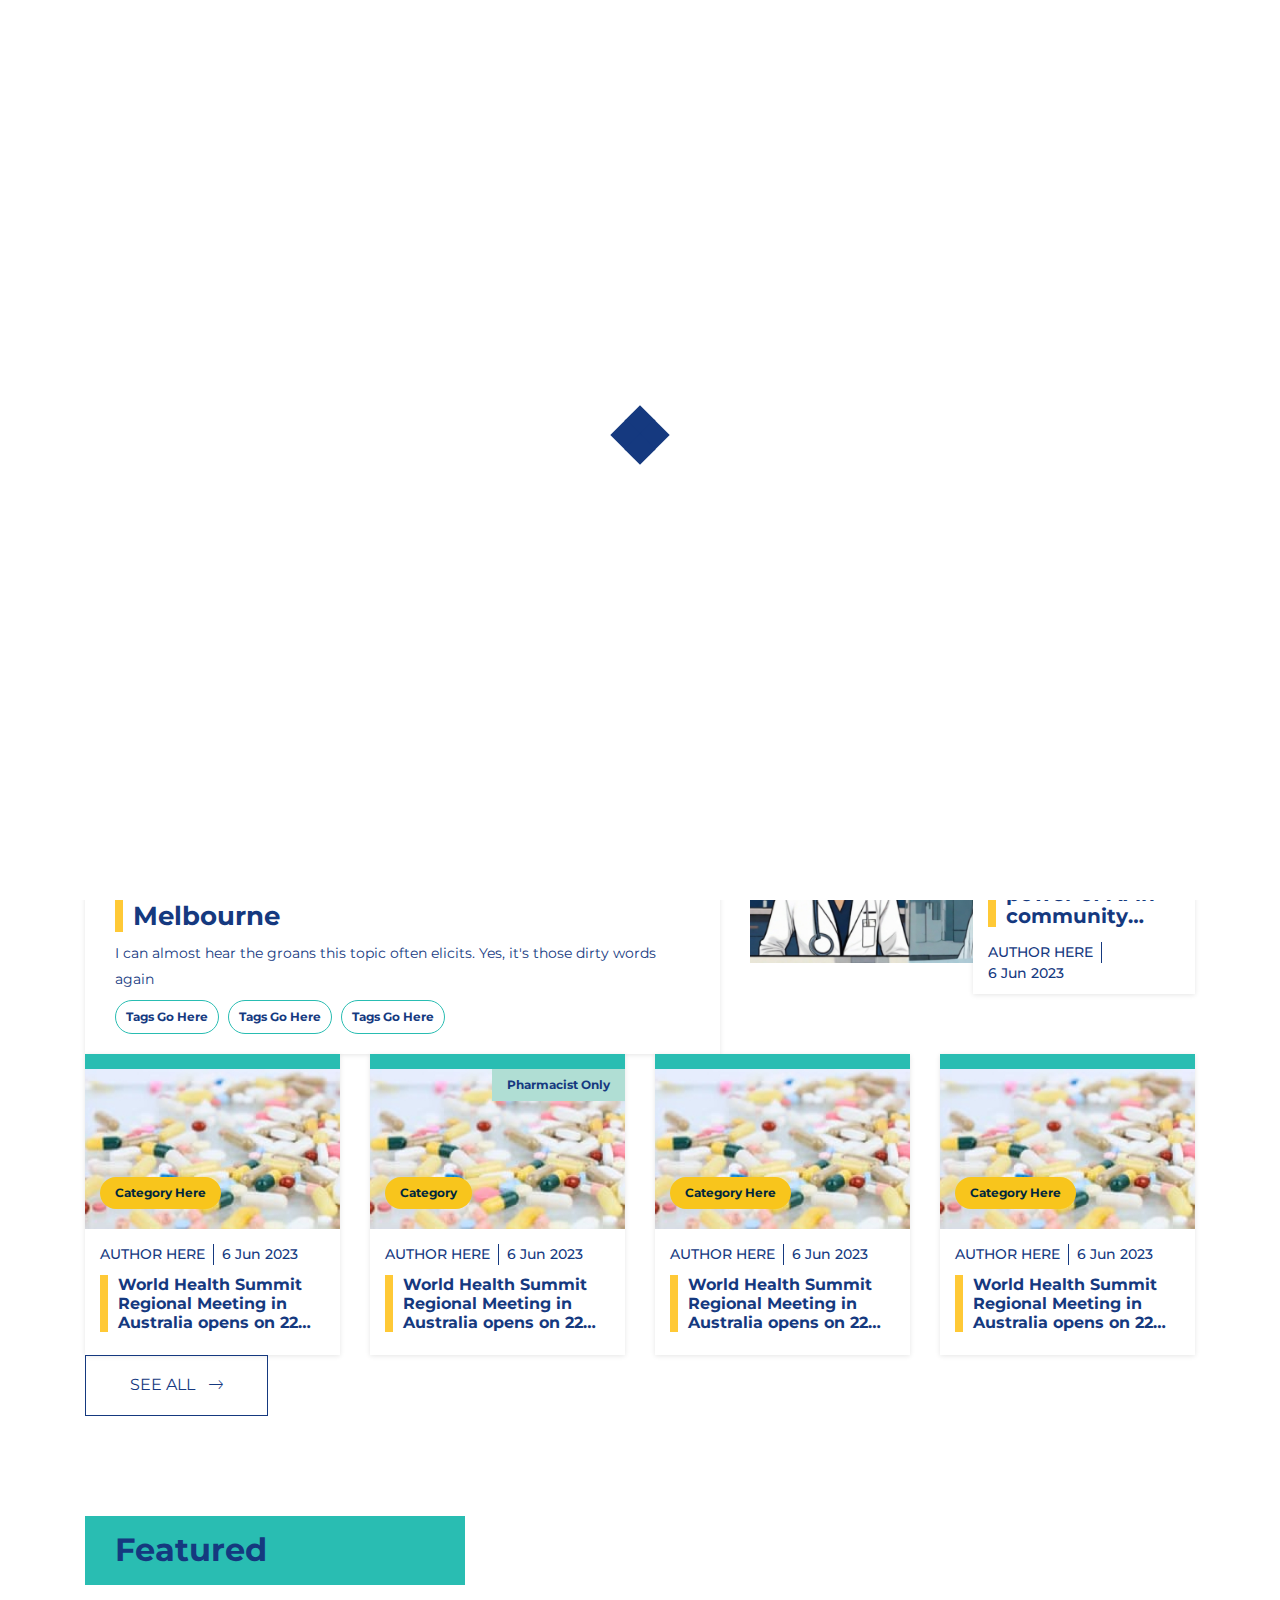
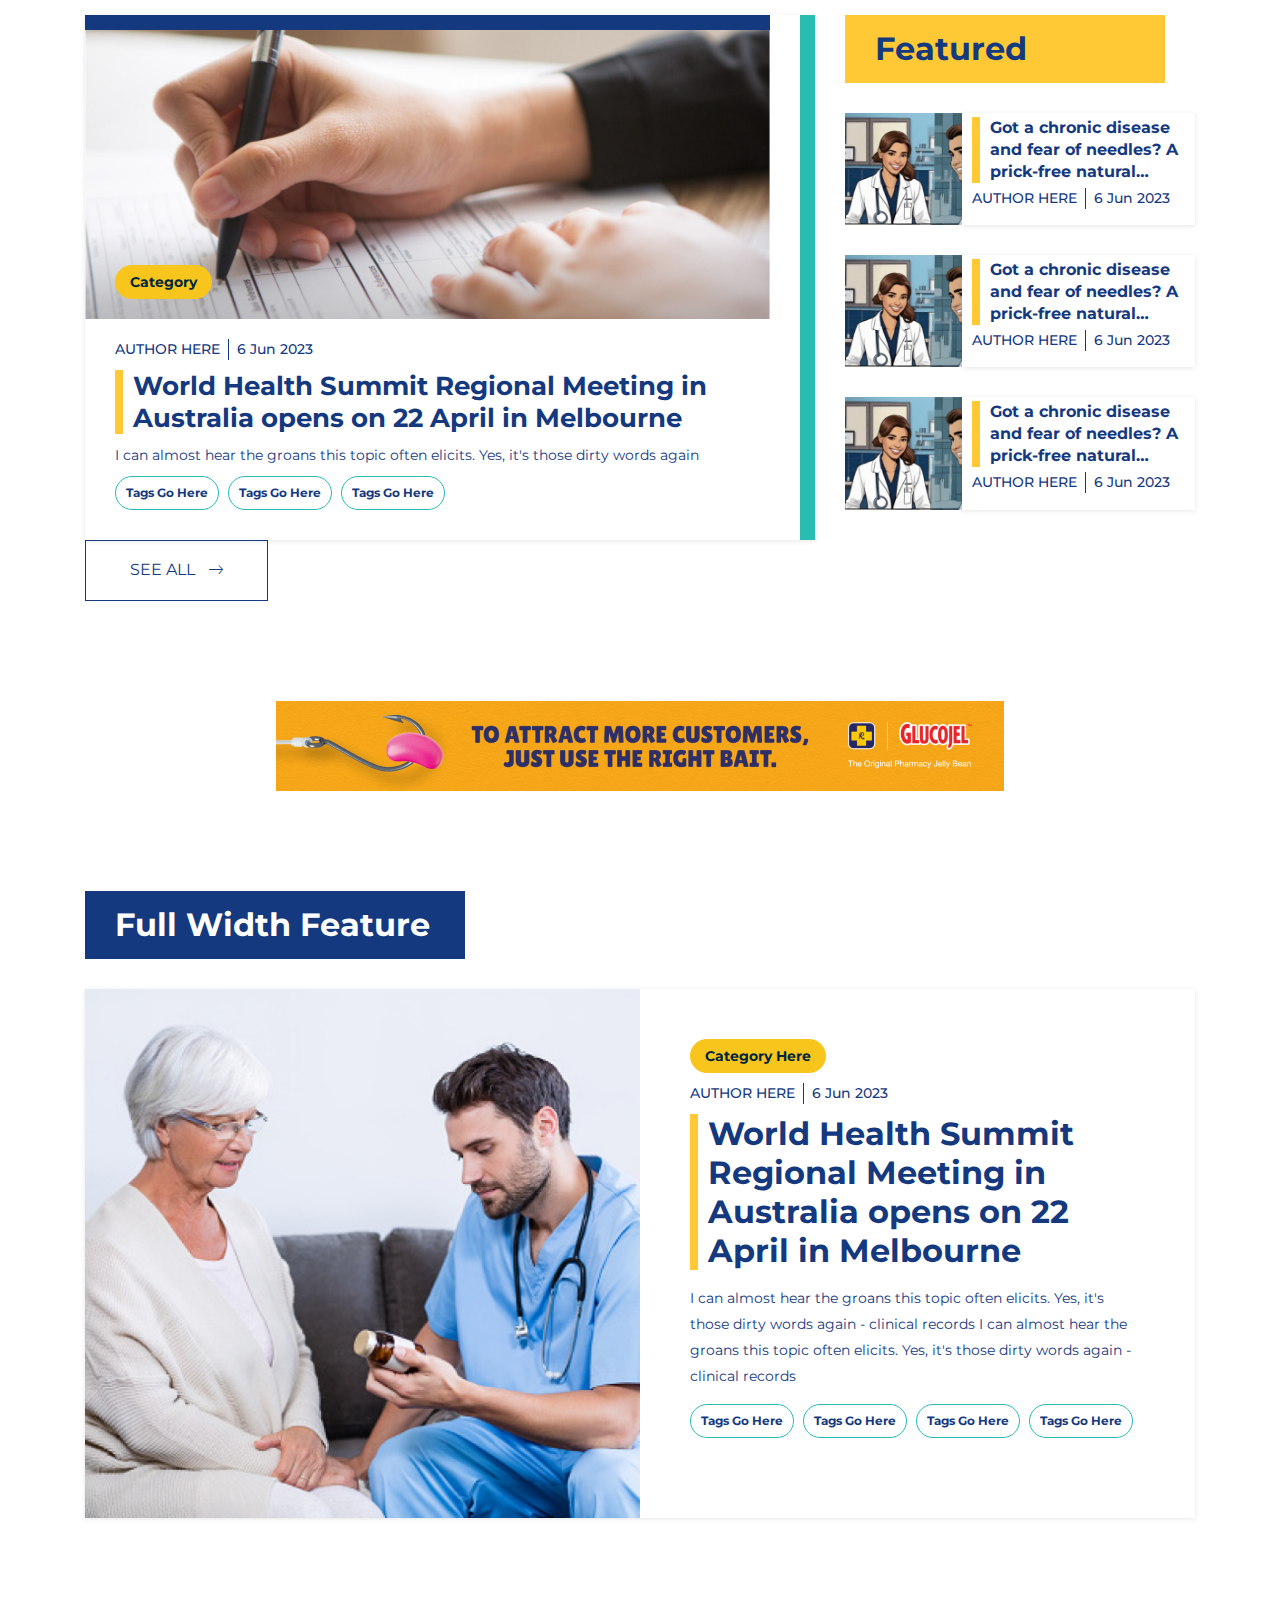
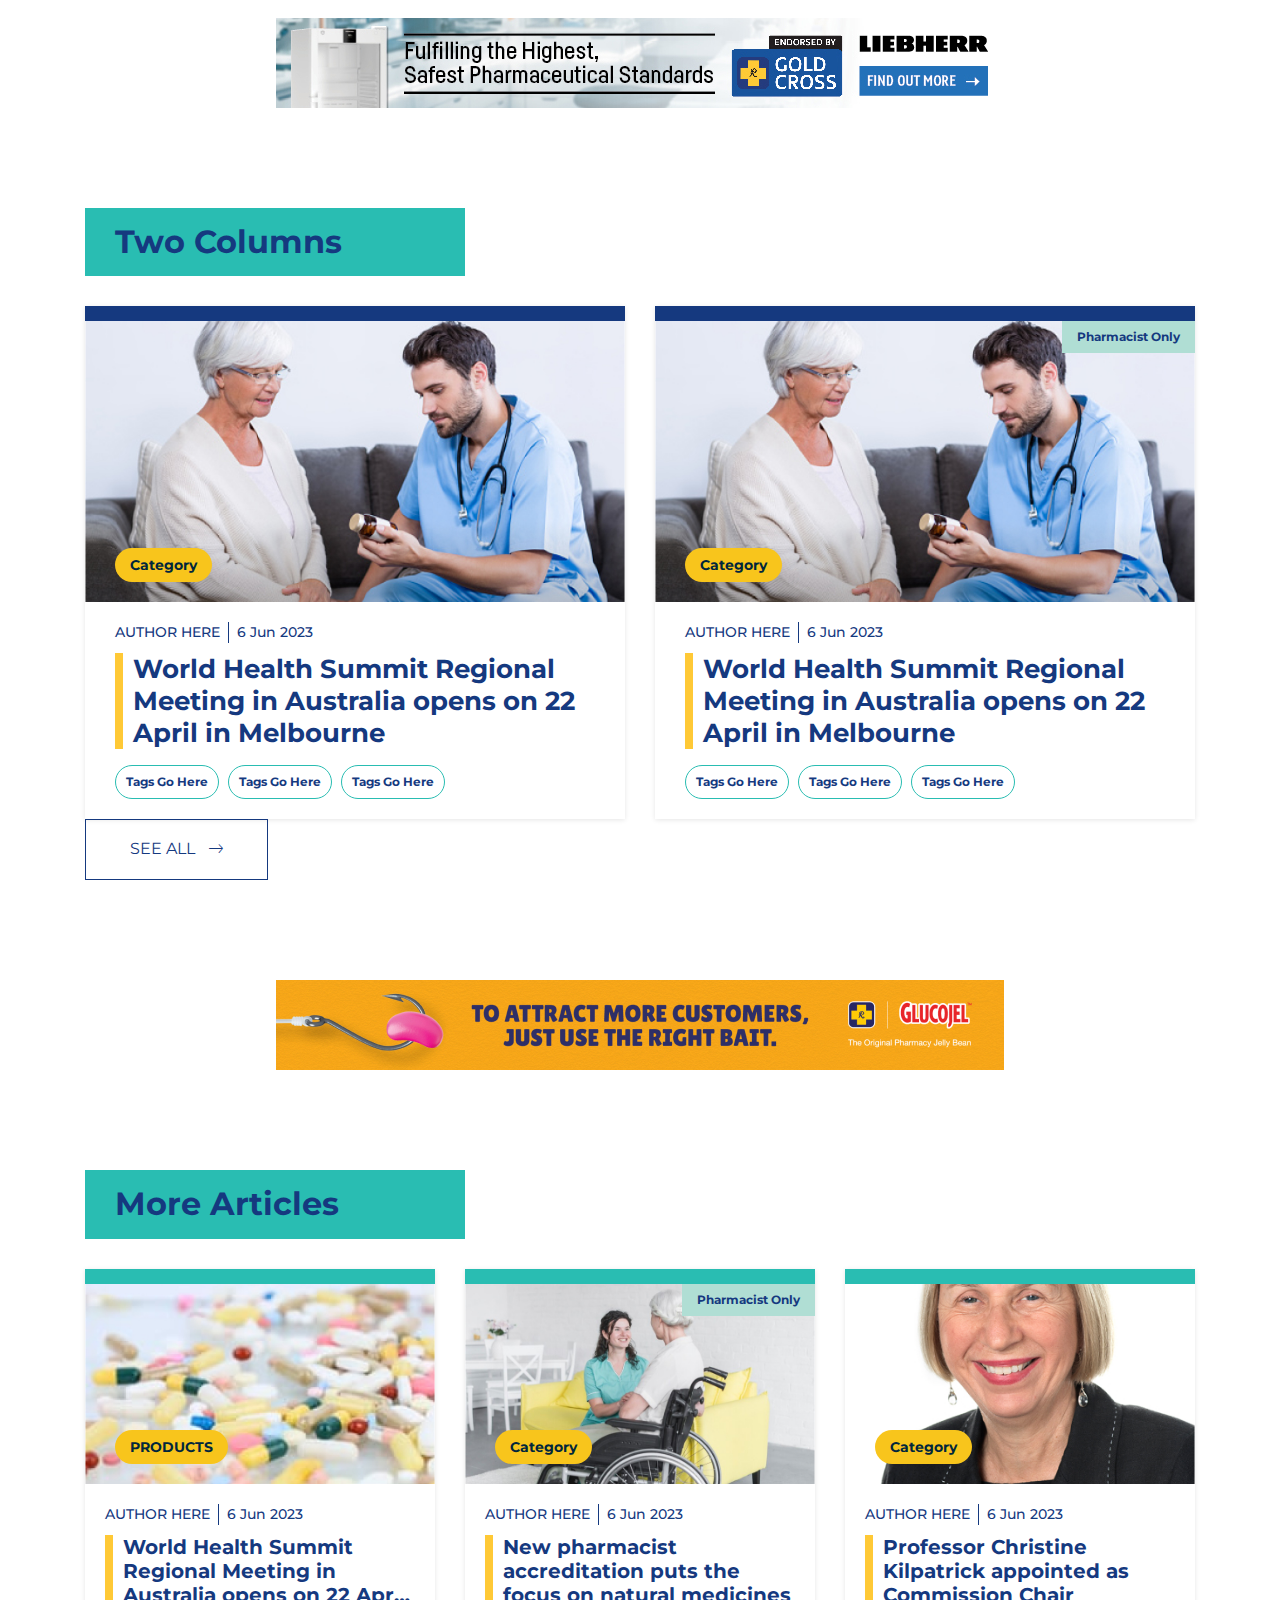
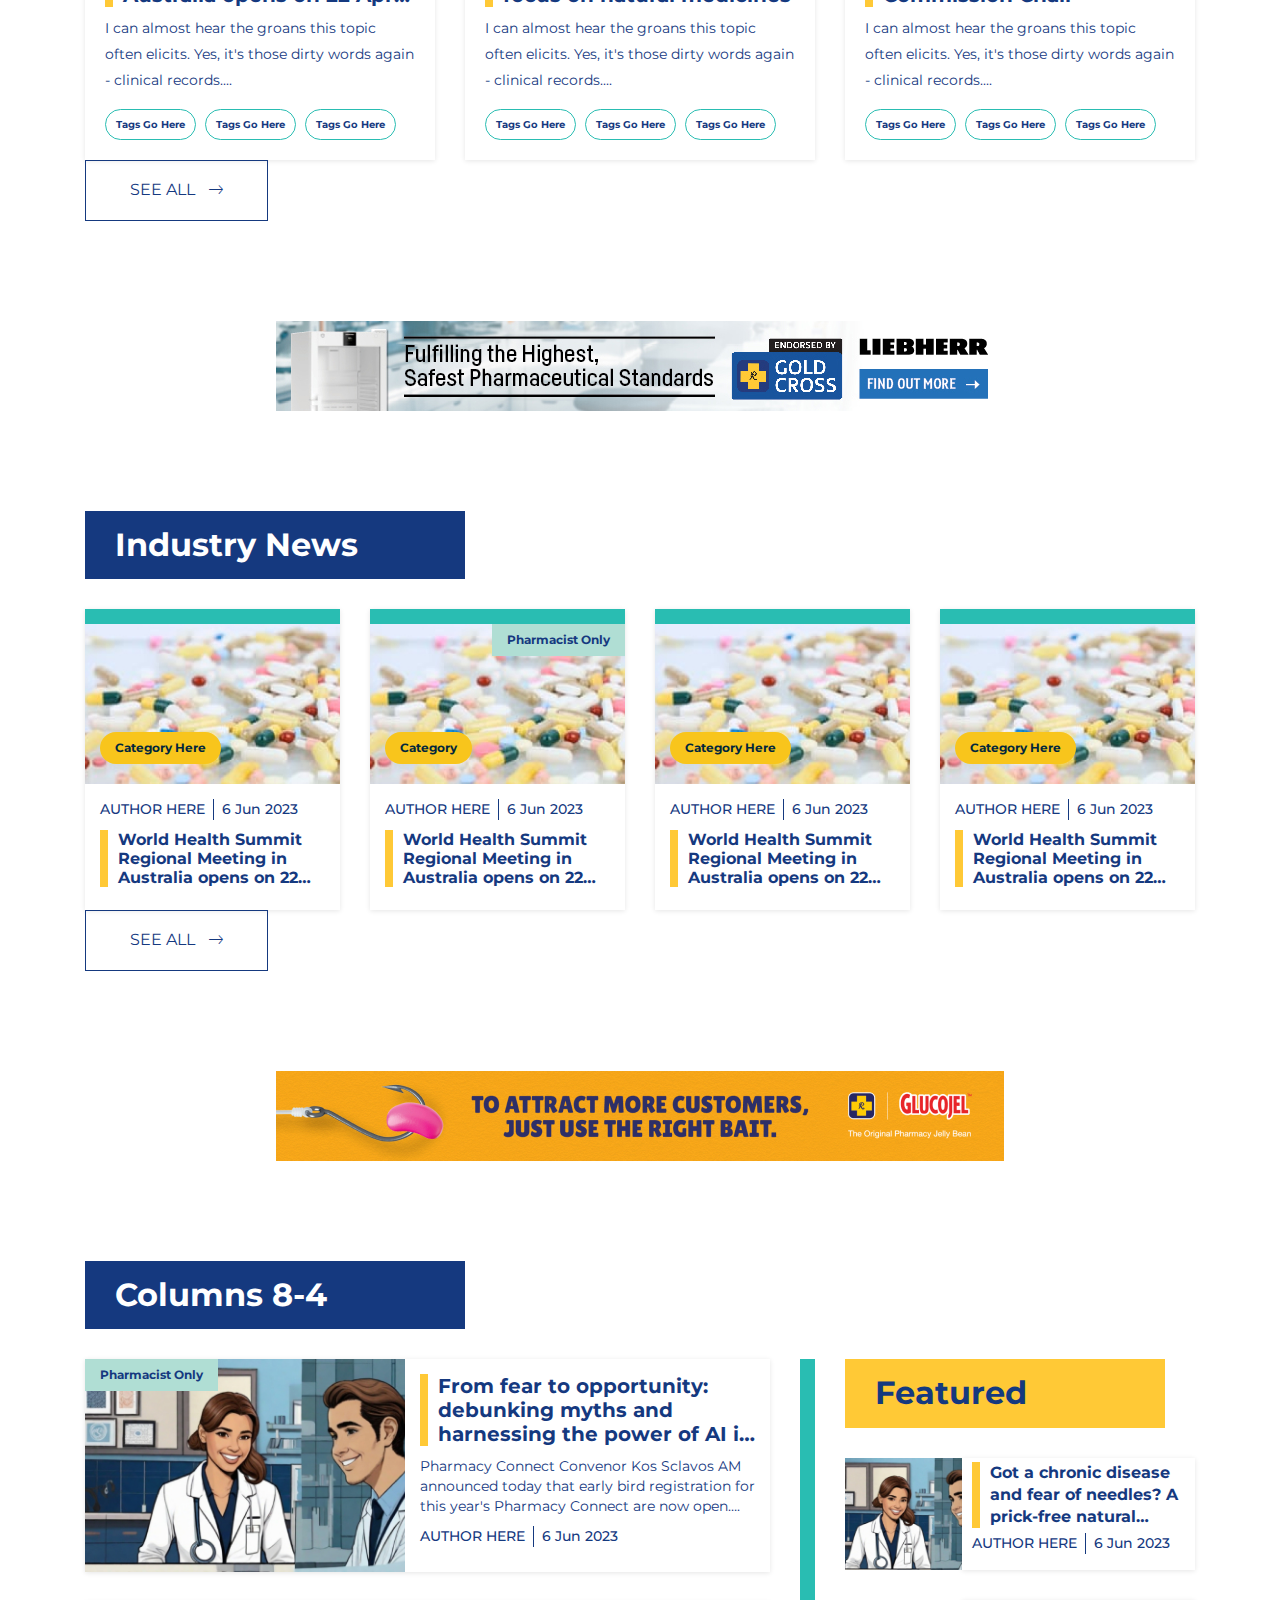
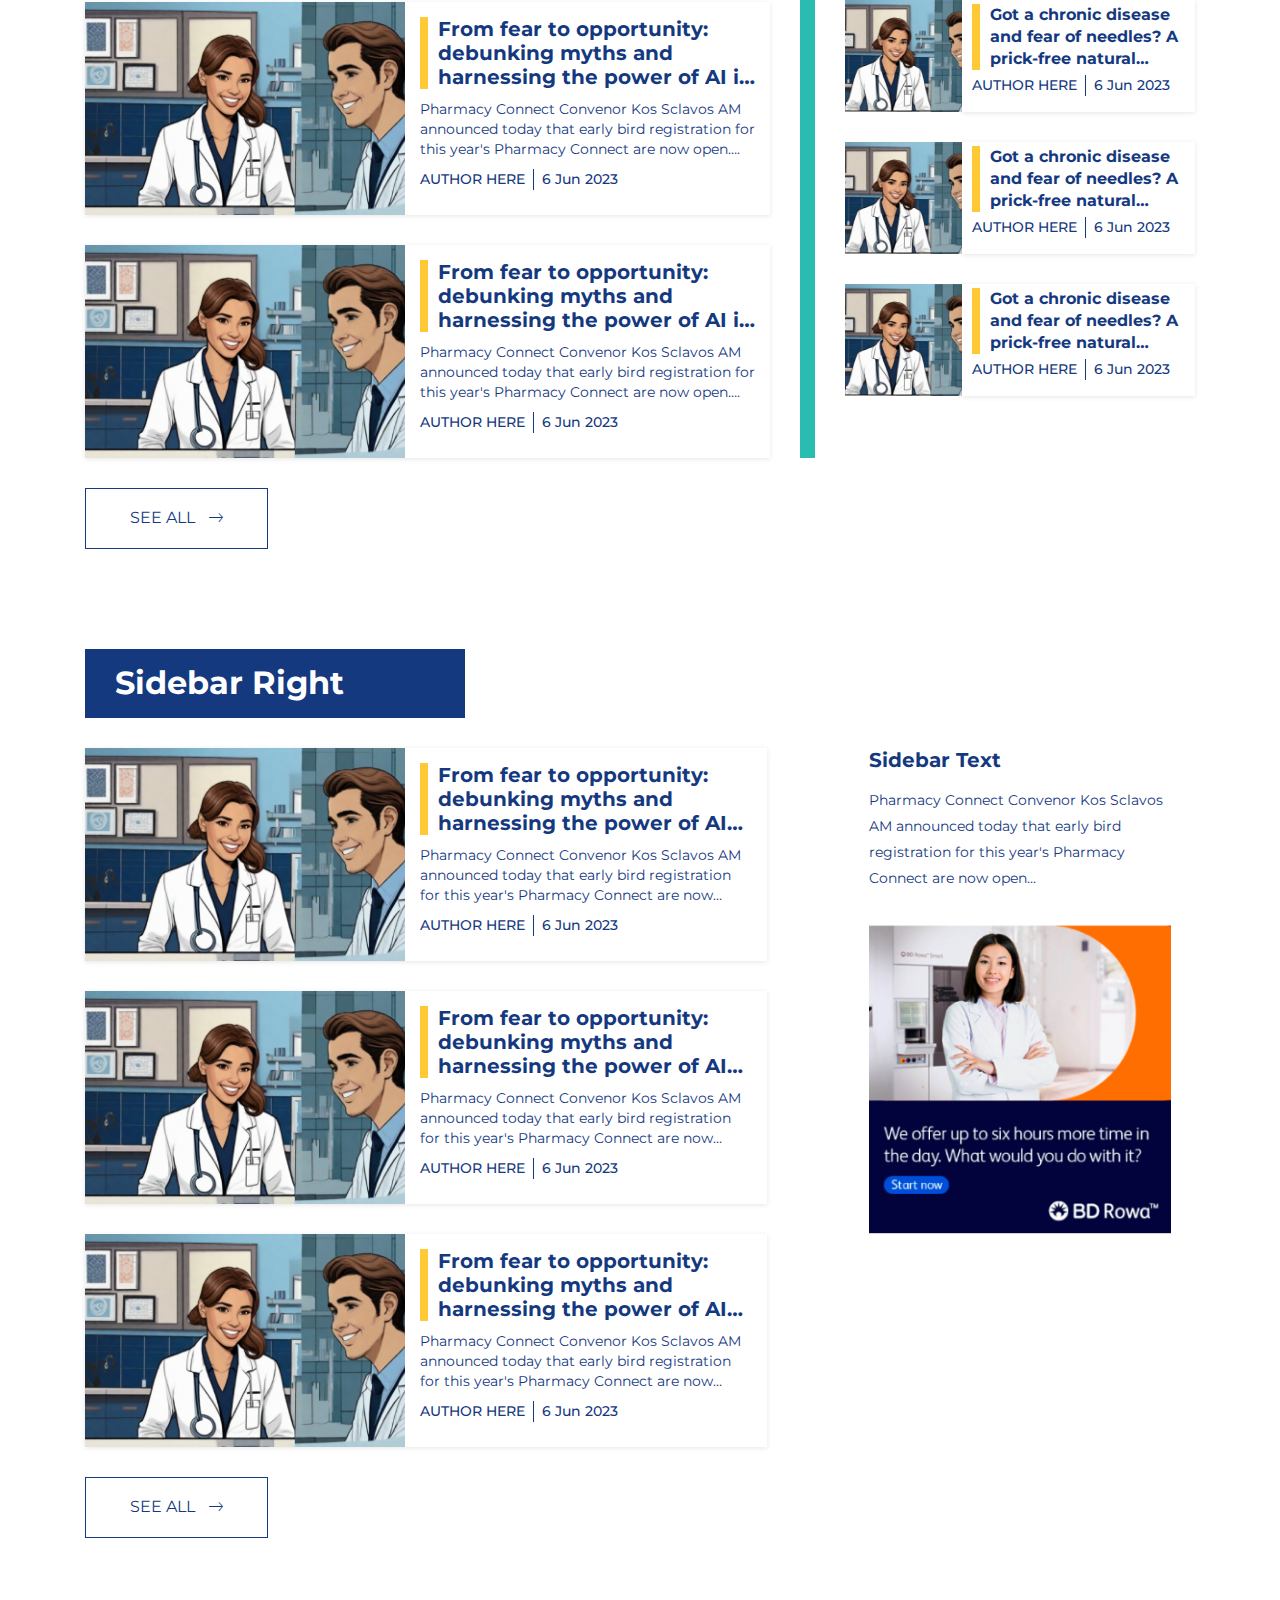
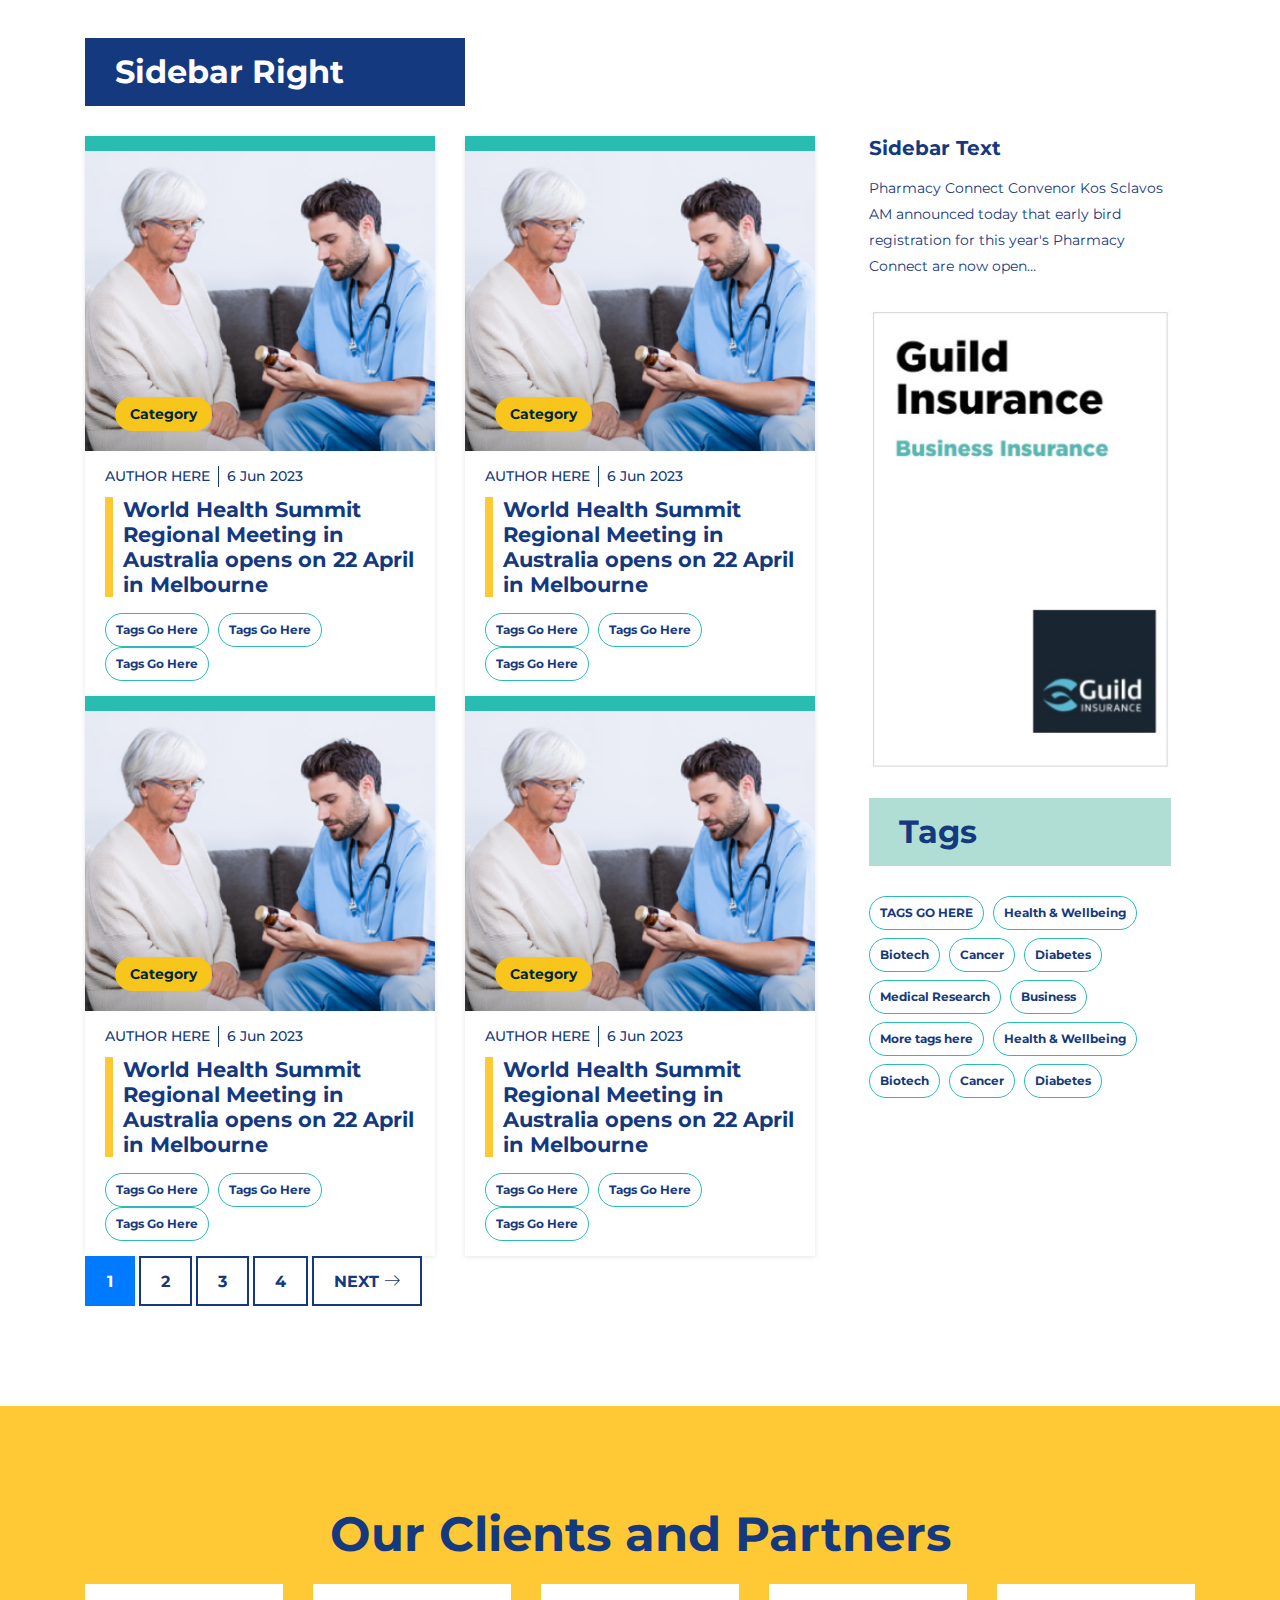
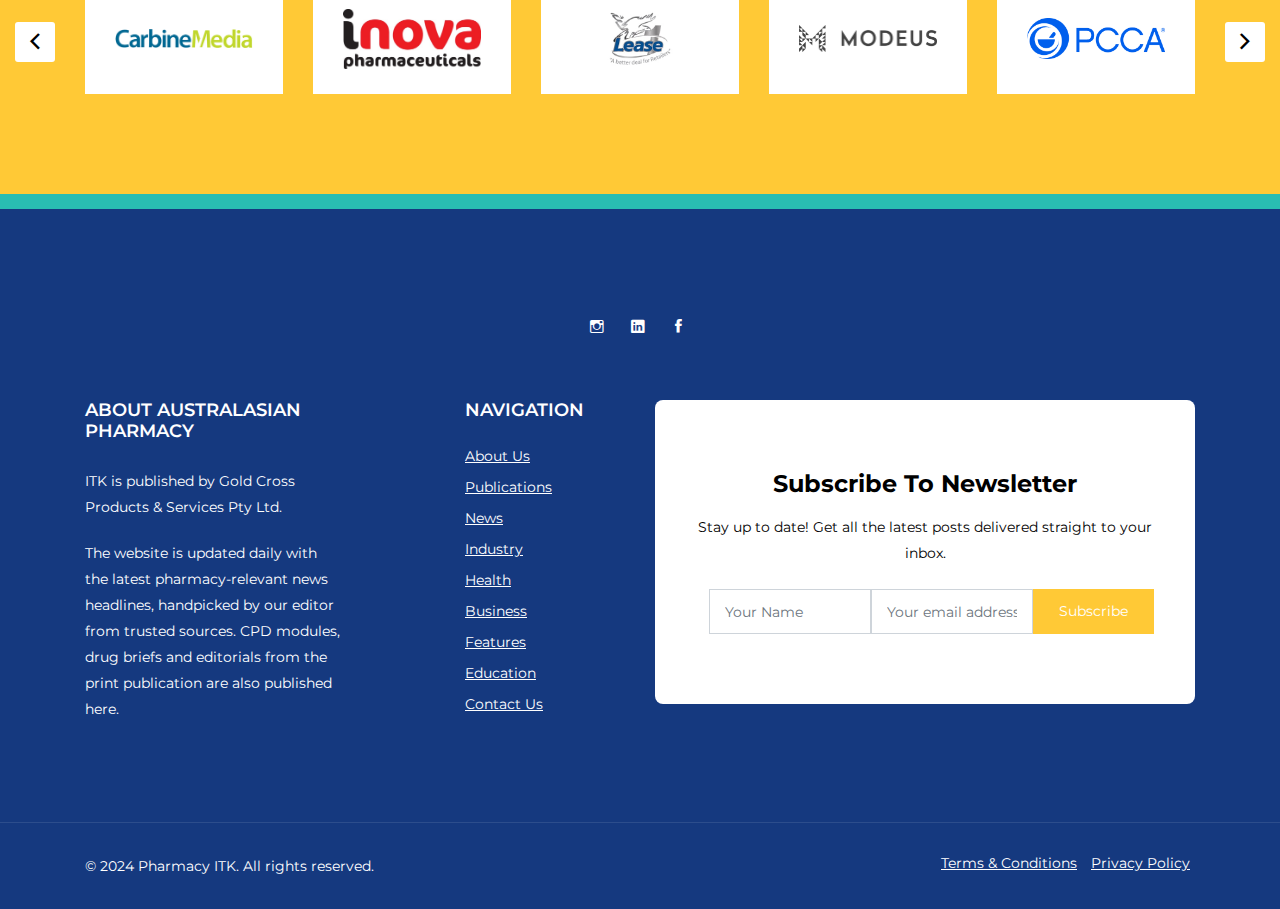
<file: Australasian-HTML/index.html>
<!DOCTYPE html>
<html lang="en">
<head>
<!-- Meta -->
<meta charset="utf-8">
<meta http-equiv="X-UA-Compatible" content="IE=edge">
<meta content="Templatemanja" name="author">
<meta name="viewport" content="width=device-width, initial-scale=1">

<!-- SITE TITLE -->
<title>Australasian Pharmacy </title>
<!-- Favicon Icon -->
<link rel="shortcut icon" type="image/x-icon" href="assets/images/favicon.png">
<!-- Animation CSS -->
<link rel="stylesheet" href="assets/css/animate.css">	
<!-- Latest Bootstrap min CSS -->
<link rel="stylesheet" href="assets/bootstrap/css/bootstrap.min.css">
<!-- Google Font -->
<link rel="preconnect" href="https://fonts.googleapis.com">
<link rel="preconnect" href="https://fonts.gstatic.com" crossorigin>
<link href="https://fonts.googleapis.com/css2?family=Montserrat:ital,wght@0,100..900;1,100..900&display=swap" rel="stylesheet">

<!-- Icon Font CSS -->
<link rel="stylesheet" href="assets/css/ionicons.min.css">
<link rel="stylesheet" href="assets/css/themify-icons.css">
<link rel="stylesheet" href="assets/css/linearicons.css">
<!-- FontAwesome CSS -->
<link rel="stylesheet" href="assets/css/all.min.css">
<!--- owl carousel CSS-->
<link rel="stylesheet" href="assets/owlcarousel/css/owl.carousel.min.css">
<link rel="stylesheet" href="assets/owlcarousel/css/owl.theme.css">
<link rel="stylesheet" href="assets/owlcarousel/css/owl.theme.default.min.css">
<!-- Magnific Popup CSS -->
<link rel="stylesheet" href="assets/css/magnific-popup.css">
<!-- Style CSS -->
<link rel="stylesheet" href="assets/css/style.css">
<link rel="stylesheet" href="assets/css/responsive.css">

</head>

<body>

<!-- LOADER -->
<div id="preloader">
    <div class="sk-folding-cube">
		<div class="sk-folding-cube-box">
			<div class="sk-cube1 sk-cube"></div>
			<div class="sk-cube2 sk-cube"></div>
			<div class="sk-cube4 sk-cube"></div>
			<div class="sk-cube3 sk-cube"></div>
		</div>
	</div>
</div>
<!-- END LOADER -->

<!-- START POPUP -->
<div class="modal fade lr_popup" id="Login" tabindex="-1" role="dialog" aria-hidden="true">
	<div class="modal-dialog modal-md modal-dialog-centered" role="document">
    	<div class="modal-content border-0">
    		<div class="modal-body">
            	<button type="button" class="close" data-dismiss="modal" aria-label="Close">
                  <span aria-hidden="true">×</span>
                </button>
                <div class="row no-gutters">
                	<div class="col-12">
                    	<div class="padding_eight_all">	
                            <div class="heading_s1">
                                <h4>Login</h4>
                            </div>
                            <form method="post">
                                <div class="form-group">
                                    <input type="text" required="" class="form-control" name="email" placeholder="Your Email">
                                </div>
                                <div class="form-group">
                                    <input class="form-control" required="" type="password" name="password" placeholder="Password">
                                </div>
                                <div class="login_footer form-group">
                                    <div class="chek-form">
                                        <div class="custome-checkbox">
                                            <input class="form-check-input" type="checkbox" name="checkbox" id="exampleCheckbox1" value="">
                                            <label class="form-check-label" for="exampleCheckbox1"><span>Remember me</span></label>
                                        </div>
                                    </div>
                                    <a href="#">Forgot password?</a>
                                </div>
                                <div class="form-group">
                                    <button type="submit" class="btn btn-default btn-block" name="login">Log in</button>
                                </div>
                            </form>
                            <div class="different_login">
                                <span> or</span>
                            </div>
                            <div class="form-note text-center">Don't Have an Account? <a href="#" data-toggle="modal" data-dismiss="modal" data-target="#SignUp">Sign up now</a></div>
                        </div>
                	</div>
                </div>
        	</div>
        </div>
    </div>
</div>

<div class="modal fade lr_popup" id="SignUp" tabindex="-1" role="dialog" aria-hidden="true">
	<div class="modal-dialog modal-md modal-dialog-centered" role="document">
    	<div class="modal-content border-0">
    		<div class="modal-body">
            	<button type="button" class="close" data-dismiss="modal" aria-label="Close">
                  <span aria-hidden="true">×</span>
                </button>
                <div class="row no-gutters">
                	<div class="col-12">
                    	<div class="padding_eight_all">	
                            <div class="heading_s1">
                                <h4>Sign Up</h4>
                            </div>
                            <form method="post">
                                <div class="form-group">
                                    <input type="text" required="" class="form-control" name="name" placeholder="Enter Your Name">
                                </div>
                                <div class="form-group">
                                    <input type="text" required="" class="form-control" name="email" placeholder="Enter Your Email">
                                </div>
                                <div class="form-group">
                                    <input class="form-control" required="" type="password" name="password" placeholder="Password">
                                </div>
                                <div class="form-group">
                                    <input class="form-control" required="" type="password" name="password" placeholder="Confirm Password">
                                </div>
                                <div class="login_footer form-group">
                                    <div class="chek-form">
                                        <div class="custome-checkbox">
                                            <input class="form-check-input" type="checkbox" name="checkbox" id="exampleCheckbox3" value="">
                                            <label class="form-check-label" for="exampleCheckbox3"><span>I agree to terms &amp; Policy.</span></label>
                                        </div>
                                    </div>
                                </div>
                                <div class="form-group">
                                    <button type="submit" class="btn btn-default btn-block" name="register">Register</button>
                                </div>
                            </form>
                            
                            <div class="form-note text-center">Already have an account? <a href="#" data-toggle="modal" data-dismiss="modal" data-target="#Login">Login Here!</a></div>
                        </div>
                	</div>
                </div>
        	</div>
        </div>
    </div>
</div>
<!-- END POPUP --> 

<!-- START HEADER -->
<header class="header_wrap dark_skin fixed-top main_menu_size_16">
	<div class="top-header bg_dark_blue light_skin">
        <div class="container-fluid">
            <div class="row align-items-center">
                <div class="col-md-5">
                    
                </div>
                <div class="col-md-7">
                	<div class="d-flex align-items-center justify-content-center justify-content-md-end">
                        <ul class="header_list text-center text-md-left">
                            <li><a href="#"> About us </a></li>
                            <li><a href="#"> Contact us </a></li>
                            <li><a href="#" data-toggle="modal" data-target="#Login">Signup / Login</a></li>
                        </ul>
                    </div>
                </div>
            </div>
        </div>
    </div>
	<div class="container-fluid">
    	<nav class="navbar navbar-expand-lg justify-content-between"> 
            <a class="navbar-brand" href="index.html">
                <img class="logo_light" src="assets/images/Guild-Logo-white.png" alt="Australian Pharmacy logo" />
                <img class="logo_dark" src="assets/images/Guild-Logo.png" alt="Australian Pharmacy logo" />
            </a>
            <button class="navbar-toggler" type="button" data-toggle="collapse" data-target="#navbarSupportedContent" aria-controls="navbarSupportedContent" aria-expanded="false" aria-label="Toggle navigation"> <span class="ion-android-menu"></span> </button>
            <div class="collapse navbar-collapse " id="navbarSupportedContent">
                <ul class="navbar-nav">
                	<li><a class="nav-link nav_item" href="#"> Industry News </a></li>
                    <li><a class="nav-link nav_item" href="#"> Health & Wellbeing </a></li>
                    <li><a class="nav-link nav_item" href="#"> Business </a></li>
                    <li><a class="nav-link nav_item" href="#"> Featured </a></li>
                    <li class="dropdown"><a class="dropdown-toggle nav-link" data-toggle="dropdown" href="#"> Education </a>
                        <div class="dropdown-menu">
                            <ul> 
                                <li><a class="dropdown-item nav-link nav_item" href="#">Sub menu</a></li>
                                <li><a class="dropdown-item nav-link nav_item" href="#">Sub Post</a></li>
                                <li><a class="dropdown-item nav-link nav_item" href="#">Sub Page</a></li>
                            </ul>
                        </div>
                    </li>  
                    <li><a class="nav-link nav_item" href="#"> Publications </a></li>
                </ul>
            </div>
            <ul class="navbar-nav attr-nav align-items-center">
                <li>
                	<a href="javascript:void(0);" class="nav-link search_trigger"><i class="linearicons-magnifier"></i></a>
                    <div class="search_wrap">
                        <form>
                            <input type="text" placeholder="Search" class="form-control" id="search_input">
                            <button type="submit" class="search_icon"><i class="ion-ios-search-strong"></i></button>
                        </form>
                    </div>
                </li>
            </ul>
		</nav>
	</div>
</header>
<!-- END HEADER --> 


<!-- START ADs SECTION -->
<div class="section pt_70 pb-0">
	<div class="container">
    	<div class="row justify-content-center">
        	<div class="col-md-12 text-center">
            	<img src="assets/images/ads-banner.jpg" alt="" />
            </div>
        </div>
    </div>
</div>
<!-- END ADs SECTION -->

<!-- START BLOG Featured -->
<div class="section pb-0">
	<div class="container">
    	<div class="row">
        	<div class="col-12">
            	<div class="heading_s1 heading_green">
                	<h2> Featured V2 </h2>
                </div>
            </div>
        </div>
    	<div class="row">
        	<div class="col-lg-7">
            	<div class="blog_post">
                    <div class="blog_img blue_border">
                        <a href="#">
                            <img src="assets/images/blog1.jpg" alt="">
                        </a>
                        <div class="blog_tags">
                            <a class="blog_tags_cat bg_warning" href="#"> Category </a>
                        </div>
                    </div>
                    <div class="blog_content">
                        <div class="blog_text">
                        	<ul class="blog_meta">
                            	<li><a href="#"><span> AUTHOR HERE </span></a></li>
                                <li><a href="#"><span> 6 Jun 2023 </span></a></li>
                            </ul>
                            <h3 class="blog_heading"><a href="#"> World Health Summit Regional Meeting in Australia opens on 22 April in Melbourne </a></h3>
                            <p> I can almost hear the groans this topic often elicits. Yes, it's those dirty words again</p>
                            <div class="blogs_tags">
                            	<ul>
                                	<li> <a href="#"> Tags Go Here </a> </li>
                                    <li> <a href="#"> Tags Go Here </a> </li>
                                    <li> <a href="#"> Tags Go Here </a> </li>
                                </ul>
                            </div>
                        </div>
                    </div>
                </div>
            </div>
            <div class="col-lg-5">
            	<div class="sidebar big_image">
                	<div class="widget">
                        <ul class="recent_post">
                        	<li>
                        		<div class="post_footer">
                        			<div class="post_img">
                        				<a href="#"><img src="assets/images/blog-small-img.jpg" alt=""></a>
                        			</div>
                                    <div class="post_content">
                                    	<div class="blog_heading">
                                        	<h6><a href="#"> From fear to opportunity: debunking myths and harnessing the power of AI in community pharmacy </a></h6>
                                        </div>
                                        <ul class="blog_meta ">
                                            <li><a href="#"><span> AUTHOR HERE </span></a></li>
                                            <li><a href="#"><span> 6 Jun 2023 </span></a></li>
                                        </ul>
                                    </div>
                                </div>
                        	</li>
                            <li>
                                <div class="post_footer">
                        			<div class="post_img">
                        				<a href="#"><img src="assets/images/blog-small-img.jpg" alt=""></a>
                        			</div>
                                    <div class="post_content">
                                    	<div class="blog_heading">
                                        	<h6><a href="#"> From fear to opportunity: debunking myths and harnessing the power of AI in community pharmacy </a></h6>
                                        </div>
                                        <ul class="blog_meta ">
                                            <li><a href="#"><span> AUTHOR HERE </span></a></li>
                                            <li><a href="#"><span> 6 Jun 2023 </span></a></li>
                                        </ul>
                                    </div>
                                </div>
                            </li>
                        </ul>
                    </div>
                </div>
            </div>
        </div>
        
        <div class="row four-col">
        	<div class="col-lg-3 col-md-6">
            	<div class="blog_post">
                    <div class="blog_img green_border">
                        <a href="#">
                            <img src="assets/images/blog31.jpg" alt="">
                        </a>
                        <div class="blog_tags">
                            <a class="blog_tags_cat bg_warning" href="#"> Category Here </a>
                        </div>
                    </div>
                    <div class="blog_content">
                        <div class="blog_text">
                        	<ul class="blog_meta">
                            	<li><a href="#"><span> AUTHOR HERE </span></a></li>
                                <li><a href="#"><span> 6 Jun 2023 </span></a></li>
                            </ul>
                            <h3 class="blog_heading"><a href="#"> World Health Summit Regional Meeting in Australia opens on 22 April in Melbourne </a></h3>
                        </div>
                    </div>
                </div>
            </div>
            <div class="col-lg-3 col-md-6">
            	<div class="blog_post">
                    <div class="blog_img green_border">
                        <a href="#">
                            <img src="assets/images/blog31.jpg" alt="">
                        </a>
                        <div class="blog_tags">
                            <a class="blog_tags_cat bg_warning" href="#"> Category </a>
                        </div>
                        <div class="blog_tags spacial_tag">
                            <span class="blog_tags_cat bg-light-blue"> Pharmacist Only </span>
                        </div>
                    </div>
                    <div class="blog_content">
                        <div class="blog_text">
                        	<ul class="blog_meta">
                            	<li><a href="#"><span> AUTHOR HERE </span></a></li>
                                <li><a href="#"><span> 6 Jun 2023 </span></a></li>
                            </ul>
                            <h3 class="blog_heading"><a href="#"> World Health Summit Regional Meeting in Australia opens on 22 April in Melbourne </a></h3>
                        </div>
                    </div>
                </div>
            </div>
            <div class="col-lg-3 col-md-6">
            	<div class="blog_post">
                    <div class="blog_img green_border">
                        <a href="#">
                            <img src="assets/images/blog31.jpg" alt="">
                        </a>
                        <div class="blog_tags">
                            <a class="blog_tags_cat bg_warning" href="#"> Category Here </a>
                        </div>
                    </div>
                    <div class="blog_content">
                        <div class="blog_text">
                        	<ul class="blog_meta">
                            	<li><a href="#"><span> AUTHOR HERE </span></a></li>
                                <li><a href="#"><span> 6 Jun 2023 </span></a></li>
                            </ul>
                            <h3 class="blog_heading"><a href="#"> World Health Summit Regional Meeting in Australia opens on 22 April in Melbourne </a></h3>
                        </div>
                    </div>
                </div>
            </div>
            <div class="col-lg-3 col-md-6">
            	<div class="blog_post">
                    <div class="blog_img green_border">
                        <a href="#">
                            <img src="assets/images/blog31.jpg" alt="">
                        </a>
                        <div class="blog_tags">
                            <a class="blog_tags_cat bg_warning" href="#"> Category Here </a>
                        </div>
                    </div>
                    <div class="blog_content">
                        <div class="blog_text">
                        	<ul class="blog_meta">
                            	<li><a href="#"><span> AUTHOR HERE </span></a></li>
                                <li><a href="#"><span> 6 Jun 2023 </span></a></li>
                            </ul>
                            <h3 class="blog_heading"><a href="#"> World Health Summit Regional Meeting in Australia opens on 22 April in Melbourne </a></h3>
                        </div>
                    </div>
                </div>
            </div>
        </div>
        <div class="row">
        	<div class="col-12 ">
            	<a class="btn btn-lg btn-dark-line" href="#"> SEE ALL <i class="ion-ios-arrow-thin-right"></i></a>
            </div>
        </div>
    </div>
</div>
<!-- START BLOG Featured -->

<!-- START BLOG Featured -->
<div class="section ">
	<div class="container">
    	<div class="row">
        	<div class="col-12">
            	<div class="heading_s1 heading_green">
                	<h2> Featured </h2>
                </div>
            </div>
        </div>
    	<div class="row">
        	<div class="col-lg-8">
            	<div class="blog_post border_div">
                    <div class="blog_img blue_border">
                        <a href="#">
                            <img src="assets/images/blog1.jpg" alt="">
                        </a>
                        <div class="blog_tags">
                            <a class="blog_tags_cat bg_warning" href="#"> Category </a>
                        </div>
                    </div>
                    <div class="blog_content">
                        <div class="blog_text">
                        	<ul class="blog_meta">
                            	<li><a href="#"><span> AUTHOR HERE </span></a></li>
                                <li><a href="#"><span> 6 Jun 2023 </span></a></li>
                            </ul>
                            <h3 class="blog_heading"><a href="#"> World Health Summit Regional Meeting in Australia opens on 22 April in Melbourne </a></h3>
                            <p> I can almost hear the groans this topic often elicits. Yes, it's those dirty words again</p>
                            <div class="blogs_tags">
                            	<ul>
                                	<li> <a href="#"> Tags Go Here </a> </li>
                                    <li> <a href="#"> Tags Go Here </a> </li>
                                    <li> <a href="#"> Tags Go Here </a> </li>
                                </ul>
                            </div>
                        </div>
                    </div>
                </div>
            </div>
            <div class="col-lg-4">
            	<div class="sidebar">
                	<div class="widget">
                    	<div class="heading_s1 heading_yellow">
                            <h2> Featured </h2>
                        </div>
                        <ul class="recent_post">
                        	<li>
                        		<div class="post_footer">
                        			<div class="post_img">
                        				<a href="#"><img src="assets/images/blog-small.jpg" alt=""></a>
                        			</div>
                                    <div class="post_content">
                                    	<div class="blog_heading">
                                        	<h6><a href="#"> Got a chronic disease and fear of needles? A prick-free natural alternative is on the horizon </a></h6>
                                        </div>
                                        <ul class="blog_meta ">
                                            <li><a href="#"><span> AUTHOR HERE </span></a></li>
                                            <li><a href="#"><span> 6 Jun 2023 </span></a></li>
                                        </ul>
                                    </div>
                                </div>
                        	</li>
                            <li>
                                <div class="post_footer">
                        			<div class="post_img">
                        				<a href="#"><img src="assets/images/blog-small.jpg" alt=""></a>
                        			</div>
                                    <div class="post_content">
                                    	<div class="blog_heading">
                                        	<h6><a href="#"> Got a chronic disease and fear of needles? A prick-free natural alternative is on the horizon </a></h6>
                                        </div>
                                        <ul class="blog_meta ">
                                            <li><a href="#"><span> AUTHOR HERE </span></a></li>
                                            <li><a href="#"><span> 6 Jun 2023 </span></a></li>
                                        </ul>
                                    </div>
                                </div>
                            </li>
                            <li>
                                <div class="post_footer">
                        			<div class="post_img">
                        				<a href="#"><img src="assets/images/blog-small.jpg" alt=""></a>
                        			</div>
                                    <div class="post_content">
                                    	<div class="blog_heading">
                                        	<h6><a href="#"> Got a chronic disease and fear of needles? A prick-free natural alternative is on the horizon </a></h6>
                                        </div>
                                        <ul class="blog_meta ">
                                            <li><a href="#"><span> AUTHOR HERE </span></a></li>
                                            <li><a href="#"><span> 6 Jun 2023 </span></a></li>
                                        </ul>
                                    </div>
                                </div>
                            </li>
                        </ul>
                    </div>
                </div>
            </div>
        </div>
        <div class="row">
        	<div class="col-12 ">
            	<a class="btn btn-lg btn-dark-line" href="#"> SEE ALL <i class="ion-ios-arrow-thin-right"></i></a>
            </div>
        </div>
    </div>
</div>
<!-- START BLOG Featured -->

<!-- START ADs SECTION -->
<div class="section p-0">
	<div class="container">
    	<div class="row justify-content-center">
        	<div class="col-md-12 text-center">
            	<img src="assets/images/ads-banner2.jpg" alt="" />
            </div>
        </div>
    </div>
</div>
<!-- END ADs SECTION -->

<!-- START BLOG FULL -->
<div class="section">
	<div class="container">
    	<div class="row">
        	<div class="col-12">
            	<div class="heading_s1 heading_blue">
                	<h2> Full Width Feature </h2>
                </div>
            </div>
        </div>
    	<div class="row">
        	<div class="col-md-12">
            	<div class="blog_list list_post">
                    <div class="blog_post">
                        <div class="blog_img blue_border">
                            <a href="#">
                                <img src="assets/images/blog-full.jpg" alt="">
                            </a>
                        </div>
                        <div class="blog_content">
                            <div class="blog_text">
                            	<div class="blog_tags">
                                    <a class="blog_tags_cat bg_warning" href="#"> Category Here </a>
                                </div>
                                <ul class="blog_meta">
                                    <li><a href="#"><span> AUTHOR HERE </span></a></li>
                                    <li><a href="#"><span> 6 Jun 2023 </span></a></li>
                                </ul>
                                <h3 class="blog_heading"><a href="#"> World Health Summit Regional Meeting in Australia opens on 22 April in Melbourne </a></h3>
                                <p> I can almost hear the groans this topic often elicits. Yes, it's those dirty words again - clinical records I can almost hear the groans this topic often elicits. Yes, it's those dirty words again - clinical records</p>
                                <div class="blogs_tags">
                                    <ul>
                                        <li> <a href="#"> Tags Go Here </a> </li>
                                        <li> <a href="#"> Tags Go Here </a> </li>
                                        <li> <a href="#"> Tags Go Here </a> </li>
                                        <li> <a href="#"> Tags Go Here </a> </li>
                                    </ul>
                                </div>
                            </div>
                        </div>
                    </div>
                </div>
            </div>
        </div>
    </div>
</div>
<!-- START BLOG FULL -->

<!-- START ADs SECTION -->
<div class="section p-0">
	<div class="container">
    	<div class="row justify-content-center">
        	<div class="col-md-12 text-center">
            	<img src="assets/images/ads-banner3.jpg" alt="" />
            </div>
        </div>
    </div>
</div>
<!-- END ADs SECTION -->

<!-- START BLOG Two Columns -->
<div class="section">
	<div class="container">
    	<div class="row">
        	<div class="col-12">
            	<div class="heading_s1 heading_green">
                	<h2> Two Columns </h2>
                </div>
            </div>
        </div>
    	<div class="row">
        	<div class="col-md-6">
            	<div class="blog_post">
                    <div class="blog_img blue_border">
                        <a href="#">
                            <img src="assets/images/blog22.jpg" alt="">
                        </a>
                        <div class="blog_tags">
                            <a class="blog_tags_cat bg_warning" href="#"> Category </a>
                        </div>
                    </div>
                    <div class="blog_content">
                        <div class="blog_text">
                        	<ul class="blog_meta">
                            	<li><a href="#"><span> AUTHOR HERE </span></a></li>
                                <li><a href="#"><span> 6 Jun 2023 </span></a></li>
                            </ul>
                            <h3 class="blog_heading"><a href="#"> World Health Summit Regional Meeting in Australia opens on 22 April in Melbourne </a></h3>
                            <div class="blogs_tags mt-3">
                            	<ul>
                                	<li> <a href="#"> Tags Go Here </a> </li>
                                    <li> <a href="#"> Tags Go Here </a> </li>
                                    <li> <a href="#"> Tags Go Here </a> </li>
                                </ul>
                            </div>
                        </div>
                    </div>
                </div>
            </div>
            <div class="col-md-6">
            	<div class="blog_post">
                    <div class="blog_img blue_border">
                        <a href="#">
                            <img src="assets/images/blog22.jpg" alt="">
                        </a>
                        <div class="blog_tags">
                            <a class="blog_tags_cat bg_warning" href="#"> Category </a>
                        </div>
                        <div class="blog_tags spacial_tag">
                            <span class="blog_tags_cat bg-light-blue"> Pharmacist Only </span>
                        </div>
                    </div>
                    <div class="blog_content">
                        <div class="blog_text">
                        	<ul class="blog_meta">
                            	<li><a href="#"><span> AUTHOR HERE </span></a></li>
                                <li><a href="#"><span> 6 Jun 2023 </span></a></li>
                            </ul>
                            <h3 class="blog_heading"><a href="#"> World Health Summit Regional Meeting in Australia opens on 22 April in Melbourne </a></h3>
                            <div class="blogs_tags mt-3">
                            	<ul>
                                	<li> <a href="#"> Tags Go Here </a> </li>
                                    <li> <a href="#"> Tags Go Here </a> </li>
                                    <li> <a href="#"> Tags Go Here </a> </li>
                                </ul>
                            </div>
                        </div>
                    </div>
                </div>
            </div>
        </div>
        <div class="row">
        	<div class="col-12 ">
            	<a class="btn btn-lg btn-dark-line" href="#"> SEE ALL <i class="ion-ios-arrow-thin-right"></i></a>
            </div>
        </div>
    </div>
</div>
<!-- START BLOG Two Columns -->

<!-- START ADs SECTION -->
<div class="section p-0">
	<div class="container">
    	<div class="row justify-content-center">
        	<div class="col-md-12 text-center">
            	<img src="assets/images/ads-banner4.jpg" alt="" />
            </div>
        </div>
    </div>
</div>
<!-- END ADs SECTION -->

<!-- START BLOG 3 Columns -->
<div class="section">
	<div class="container">
    	<div class="row">
        	<div class="col-12">
            	<div class="heading_s1 heading_green">
                	<h2> More Articles </h2>
                </div>
            </div>
        </div>
    	<div class="row three-col">
        	<div class="col-lg-4 col-md-6">
            	<div class="blog_post">
                    <div class="blog_img green_border">
                        <a href="#">
                            <img src="assets/images/blog31.jpg" alt="">
                        </a>
                        <div class="blog_tags">
                            <a class="blog_tags_cat bg_warning" href="#"> PRODUCTS </a>
                        </div>
                    </div>
                    <div class="blog_content">
                        <div class="blog_text">
                        	<ul class="blog_meta">
                            	<li><a href="#"><span> AUTHOR HERE </span></a></li>
                                <li><a href="#"><span> 6 Jun 2023 </span></a></li>
                            </ul>
                            <h3 class="blog_heading"><a href="#"> World Health Summit Regional Meeting in Australia opens on 22 April in Melbourne </a></h3>
                            <p> I can almost hear the groans this topic often elicits. Yes, it's those dirty words again - clinical records.... </p>
                            <div class="blogs_tags mt-3">
                            	<ul>
                                	<li> <a href="#"> Tags Go Here </a> </li>
                                    <li> <a href="#"> Tags Go Here </a> </li>
                                    <li> <a href="#"> Tags Go Here </a> </li>
                                </ul>
                            </div>
                        </div>
                    </div>
                </div>
            </div>
            <div class="col-lg-4 col-md-6">
            	<div class="blog_post">
                    <div class="blog_img green_border">
                        <a href="#">
                            <img src="assets/images/blog32.jpg" alt="">
                        </a>
                        <div class="blog_tags">
                            <a class="blog_tags_cat bg_warning" href="#"> Category </a>
                        </div>
                        <div class="blog_tags spacial_tag">
                            <span class="blog_tags_cat bg-light-blue"> Pharmacist Only </span>
                        </div>
                    </div>
                    <div class="blog_content">
                        <div class="blog_text">
                        	<ul class="blog_meta">
                            	<li><a href="#"><span> AUTHOR HERE </span></a></li>
                                <li><a href="#"><span> 6 Jun 2023 </span></a></li>
                            </ul>
                            <h3 class="blog_heading"><a href="#"> New pharmacist accreditation puts the focus on natural medicines </a></h3>
                            <p> I can almost hear the groans this topic often elicits. Yes, it's those dirty words again - clinical records.... </p>
                            <div class="blogs_tags mt-3">
                            	<ul>
                                	<li> <a href="#"> Tags Go Here </a> </li>
                                    <li> <a href="#"> Tags Go Here </a> </li>
                                    <li> <a href="#"> Tags Go Here </a> </li>
                                </ul>
                            </div>
                        </div>
                    </div>
                </div>
            </div>
            <div class="col-lg-4 col-md-6">
            	<div class="blog_post">
                    <div class="blog_img green_border">
                        <a href="#">
                            <img src="assets/images/blog33.jpg" alt="">
                        </a>
                        <div class="blog_tags">
                            <a class="blog_tags_cat bg_warning" href="#"> Category </a>
                        </div>
                    </div>
                    <div class="blog_content">
                        <div class="blog_text">
                        	<ul class="blog_meta">
                            	<li><a href="#"><span> AUTHOR HERE </span></a></li>
                                <li><a href="#"><span> 6 Jun 2023 </span></a></li>
                            </ul>
                            <h3 class="blog_heading"><a href="#"> Professor Christine Kilpatrick appointed as Commission Chair </a></h3>
                            <p> I can almost hear the groans this topic often elicits. Yes, it's those dirty words again - clinical records.... </p>
                            <div class="blogs_tags mt-3">
                            	<ul>
                                	<li> <a href="#"> Tags Go Here </a> </li>
                                    <li> <a href="#"> Tags Go Here </a> </li>
                                    <li> <a href="#"> Tags Go Here </a> </li>
                                </ul>
                            </div>
                        </div>
                    </div>
                </div>
            </div>
        </div>
        <div class="row">
        	<div class="col-12">
            	<a class="btn btn-lg btn-dark-line" href="#"> SEE ALL <i class="ion-ios-arrow-thin-right"></i></a>
            </div>
        </div>
    </div>
</div>
<!-- START BLOG 3 Columns -->

<!-- START ADs SECTION -->
<div class="section p-0">
	<div class="container">
    	<div class="row justify-content-center">
        	<div class="col-md-12 text-center">
            	<img src="assets/images/ads-banner5.jpg" alt="" />
            </div>
        </div>
    </div>
</div>
<!-- END ADs SECTION -->

<!-- START BLOG 4 Columns -->
<div class="section">
	<div class="container">
    	<div class="row">
        	<div class="col-12">
            	<div class="heading_s1 heading_blue">
                	<h2> Industry News </h2>
                </div>
            </div>
        </div>
    	<div class="row four-col">
        	<div class="col-lg-3 col-md-6">
            	<div class="blog_post">
                    <div class="blog_img green_border">
                        <a href="#">
                            <img src="assets/images/blog31.jpg" alt="">
                        </a>
                        <div class="blog_tags">
                            <a class="blog_tags_cat bg_warning" href="#"> Category Here </a>
                        </div>
                    </div>
                    <div class="blog_content">
                        <div class="blog_text">
                        	<ul class="blog_meta">
                            	<li><a href="#"><span> AUTHOR HERE </span></a></li>
                                <li><a href="#"><span> 6 Jun 2023 </span></a></li>
                            </ul>
                            <h3 class="blog_heading"><a href="#"> World Health Summit Regional Meeting in Australia opens on 22 April in Melbourne </a></h3>
                        </div>
                    </div>
                </div>
            </div>
            <div class="col-lg-3 col-md-6">
            	<div class="blog_post">
                    <div class="blog_img green_border">
                        <a href="#">
                            <img src="assets/images/blog31.jpg" alt="">
                        </a>
                        <div class="blog_tags">
                            <a class="blog_tags_cat bg_warning" href="#"> Category </a>
                        </div>
                        <div class="blog_tags spacial_tag">
                            <span class="blog_tags_cat bg-light-blue"> Pharmacist Only </span>
                        </div>
                    </div>
                    <div class="blog_content">
                        <div class="blog_text">
                        	<ul class="blog_meta">
                            	<li><a href="#"><span> AUTHOR HERE </span></a></li>
                                <li><a href="#"><span> 6 Jun 2023 </span></a></li>
                            </ul>
                            <h3 class="blog_heading"><a href="#"> World Health Summit Regional Meeting in Australia opens on 22 April in Melbourne </a></h3>
                        </div>
                    </div>
                </div>
            </div>
            <div class="col-lg-3 col-md-6">
            	<div class="blog_post">
                    <div class="blog_img green_border">
                        <a href="#">
                            <img src="assets/images/blog31.jpg" alt="">
                        </a>
                        <div class="blog_tags">
                            <a class="blog_tags_cat bg_warning" href="#"> Category Here </a>
                        </div>
                    </div>
                    <div class="blog_content">
                        <div class="blog_text">
                        	<ul class="blog_meta">
                            	<li><a href="#"><span> AUTHOR HERE </span></a></li>
                                <li><a href="#"><span> 6 Jun 2023 </span></a></li>
                            </ul>
                            <h3 class="blog_heading"><a href="#"> World Health Summit Regional Meeting in Australia opens on 22 April in Melbourne </a></h3>
                        </div>
                    </div>
                </div>
            </div>
            <div class="col-lg-3 col-md-6">
            	<div class="blog_post">
                    <div class="blog_img green_border">
                        <a href="#">
                            <img src="assets/images/blog31.jpg" alt="">
                        </a>
                        <div class="blog_tags">
                            <a class="blog_tags_cat bg_warning" href="#"> Category Here </a>
                        </div>
                    </div>
                    <div class="blog_content">
                        <div class="blog_text">
                        	<ul class="blog_meta">
                            	<li><a href="#"><span> AUTHOR HERE </span></a></li>
                                <li><a href="#"><span> 6 Jun 2023 </span></a></li>
                            </ul>
                            <h3 class="blog_heading"><a href="#"> World Health Summit Regional Meeting in Australia opens on 22 April in Melbourne </a></h3>
                        </div>
                    </div>
                </div>
            </div>
        </div>
        <div class="row">
        	<div class="col-12">
            	<a class="btn btn-lg btn-dark-line" href="#"> SEE ALL <i class="ion-ios-arrow-thin-right"></i></a>
            </div>
        </div>
    </div>
</div>
<!-- START BLOG 3 Columns -->

<!-- START ADs SECTION -->
<div class="section p-0">
	<div class="container">
    	<div class="row justify-content-center">
        	<div class="col-md-12 text-center">
            	<img src="assets/images/ads-banner6.jpg" alt="" />
            </div>
        </div>
    </div>
</div>
<!-- END ADs SECTION -->

<!-- START BLOG 8-4 Columns -->
<div class="section ">
	<div class="container">
    	<div class="row">
        	<div class="col-12">
            	<div class="heading_s1 heading_blue">
                	<h2> Columns 8-4 </h2>
                </div>
            </div>
        </div>
    	<div class="row">
        	<div class="col-lg-8">
            	<div class="border_div">
                    <div class="blog_list list_post list_two">
                        <div class="blog_post">
                            <div class="blog_img">
                                <a href="#">
                                    <img src="assets/images/blog84.jpg" alt="">
                                </a>
                                <div class="blog_tags spacial_tag">
                                    <span class="blog_tags_cat bg-light-blue"> Pharmacist Only </span>
                                </div>
                            </div>
                            <div class="blog_content">
                                <div class="blog_text">
                                    <h3 class="blog_heading"><a href="#"> From fear to opportunity: debunking myths and harnessing the power of AI in community pharmacy </a></h3>
                                    <p> Pharmacy Connect Convenor Kos Sclavos AM announced today that early bird registration for this year's Pharmacy Connect are now open…. </p>
                                    <ul class="blog_meta">
                                        <li><a href="#"><span> AUTHOR HERE </span></a></li>
                                        <li><a href="#"><span> 6 Jun 2023 </span></a></li>
                                    </ul>
                                </div>
                            </div>
                        </div>
                        <div class="blog_post">
                            <div class="blog_img">
                                <a href="#">
                                    <img src="assets/images/blog84.jpg" alt="">
                                </a>
                            </div>
                            <div class="blog_content">
                                <div class="blog_text">
                                    <h3 class="blog_heading"><a href="#"> From fear to opportunity: debunking myths and harnessing the power of AI in community pharmacy </a></h3>
                                    <p> Pharmacy Connect Convenor Kos Sclavos AM announced today that early bird registration for this year's Pharmacy Connect are now open…. </p>
                                    <ul class="blog_meta">
                                        <li><a href="#"><span> AUTHOR HERE </span></a></li>
                                        <li><a href="#"><span> 6 Jun 2023 </span></a></li>
                                    </ul>
                                </div>
                            </div>
                        </div>
                        <div class="blog_post">
                            <div class="blog_img">
                                <a href="#">
                                    <img src="assets/images/blog84.jpg" alt="">
                                </a>
                            </div>
                            <div class="blog_content">
                                <div class="blog_text">
                                    <h3 class="blog_heading"><a href="#"> From fear to opportunity: debunking myths and harnessing the power of AI in community pharmacy </a></h3>
                                    <p> Pharmacy Connect Convenor Kos Sclavos AM announced today that early bird registration for this year's Pharmacy Connect are now open…. </p>
                                    <ul class="blog_meta">
                                        <li><a href="#"><span> AUTHOR HERE </span></a></li>
                                        <li><a href="#"><span> 6 Jun 2023 </span></a></li>
                                    </ul>
                                </div>
                            </div>
                        </div>
                    </div>
                </div>
                <div class="row">
                    <div class="col-12">
                        <a class="btn btn-lg btn-dark-line" href="#"> SEE ALL <i class="ion-ios-arrow-thin-right"></i></a>
                    </div>
                </div>
            </div>
            <div class="col-lg-4">
            	<div class="sidebar pt-5 pt-lg-0">
                	<div class="widget">
                    	<div class="heading_s1 heading_yellow">
                            <h2> Featured </h2>
                        </div>
                        <ul class="recent_post">
                        	<li>
                        		<div class="post_footer">
                        			<div class="post_img">
                        				<a href="#"><img src="assets/images/blog-small.jpg" alt=""></a>
                        			</div>
                                    <div class="post_content">
                                    	<div class="blog_heading">
                                        	<h6><a href="#"> Got a chronic disease and fear of needles? A prick-free natural alternative is on the horizon </a></h6>
                                        </div>
                                        <ul class="blog_meta ">
                                            <li><a href="#"><span> AUTHOR HERE </span></a></li>
                                            <li><a href="#"><span> 6 Jun 2023 </span></a></li>
                                        </ul>
                                    </div>
                                </div>
                        	</li>
                            <li>
                                <div class="post_footer">
                        			<div class="post_img">
                        				<a href="#"><img src="assets/images/blog-small.jpg" alt=""></a>
                        			</div>
                                    <div class="post_content">
                                    	<div class="blog_heading">
                                        	<h6><a href="#"> Got a chronic disease and fear of needles? A prick-free natural alternative is on the horizon </a></h6>
                                        </div>
                                        <ul class="blog_meta ">
                                            <li><a href="#"><span> AUTHOR HERE </span></a></li>
                                            <li><a href="#"><span> 6 Jun 2023 </span></a></li>
                                        </ul>
                                    </div>
                                </div>
                            </li>
                            <li>
                                <div class="post_footer">
                        			<div class="post_img">
                        				<a href="#"><img src="assets/images/blog-small.jpg" alt=""></a>
                        			</div>
                                    <div class="post_content">
                                    	<div class="blog_heading">
                                        	<h6><a href="#"> Got a chronic disease and fear of needles? A prick-free natural alternative is on the horizon </a></h6>
                                        </div>
                                        <ul class="blog_meta ">
                                            <li><a href="#"><span> AUTHOR HERE </span></a></li>
                                            <li><a href="#"><span> 6 Jun 2023 </span></a></li>
                                        </ul>
                                    </div>
                                </div>
                            </li>
                            <li>
                                <div class="post_footer">
                        			<div class="post_img">
                        				<a href="#"><img src="assets/images/blog-small.jpg" alt=""></a>
                        			</div>
                                    <div class="post_content">
                                    	<div class="blog_heading">
                                        	<h6><a href="#"> Got a chronic disease and fear of needles? A prick-free natural alternative is on the horizon </a></h6>
                                        </div>
                                        <ul class="blog_meta ">
                                            <li><a href="#"><span> AUTHOR HERE </span></a></li>
                                            <li><a href="#"><span> 6 Jun 2023 </span></a></li>
                                        </ul>
                                    </div>
                                </div>
                            </li>
                        </ul>
                    </div>
                </div>
            </div>
        </div>
        
    </div>
</div>
<!-- START BLOG 8-4 Columns -->

<!-- START BLOG Sidebar right -->
<div class="section pt-0">
	<div class="container">
    	<div class="row">
        	<div class="col-12">
            	<div class="heading_s1 heading_blue">
                	<h2> Sidebar right </h2>
                </div>
            </div>
        </div>
    	<div class="row">
        	<div class="col-lg-8">
            	<div class="pr-0 pr-lg-5">
                    <div class="blog_list list_post list_two">
                        <div class="blog_post">
                            <div class="blog_img">
                                <a href="#">
                                    <img src="assets/images/blog84.jpg" alt="">
                                </a>
                            </div>
                            <div class="blog_content">
                                <div class="blog_text">
                                    <h3 class="blog_heading"><a href="#"> From fear to opportunity: debunking myths and harnessing the power of AI in community pharmacy </a></h3>
                                    <p> Pharmacy Connect Convenor Kos Sclavos AM announced today that early bird registration for this year's Pharmacy Connect are now open…. </p>
                                    <ul class="blog_meta">
                                        <li><a href="#"><span> AUTHOR HERE </span></a></li>
                                        <li><a href="#"><span> 6 Jun 2023 </span></a></li>
                                    </ul>
                                </div>
                            </div>
                        </div>
                        <div class="blog_post">
                            <div class="blog_img">
                                <a href="#">
                                    <img src="assets/images/blog84.jpg" alt="">
                                </a>
                            </div>
                            <div class="blog_content">
                                <div class="blog_text">
                                    <h3 class="blog_heading"><a href="#"> From fear to opportunity: debunking myths and harnessing the power of AI in community pharmacy </a></h3>
                                    <p> Pharmacy Connect Convenor Kos Sclavos AM announced today that early bird registration for this year's Pharmacy Connect are now open…. </p>
                                    <ul class="blog_meta">
                                        <li><a href="#"><span> AUTHOR HERE </span></a></li>
                                        <li><a href="#"><span> 6 Jun 2023 </span></a></li>
                                    </ul>
                                </div>
                            </div>
                        </div>
                        <div class="blog_post">
                            <div class="blog_img">
                                <a href="#">
                                    <img src="assets/images/blog84.jpg" alt="">
                                </a>
                            </div>
                            <div class="blog_content">
                                <div class="blog_text">
                                    <h3 class="blog_heading"><a href="#"> From fear to opportunity: debunking myths and harnessing the power of AI in community pharmacy </a></h3>
                                    <p> Pharmacy Connect Convenor Kos Sclavos AM announced today that early bird registration for this year's Pharmacy Connect are now open…. </p>
                                    <ul class="blog_meta">
                                        <li><a href="#"><span> AUTHOR HERE </span></a></li>
                                        <li><a href="#"><span> 6 Jun 2023 </span></a></li>
                                    </ul>
                                </div>
                            </div>
                        </div>
                    </div>
                    <div class="row">
                        <div class="col-12 ">
                            <a class="btn btn-lg btn-dark-line" href="#"> SEE ALL <i class="ion-ios-arrow-thin-right"></i></a>
                        </div>
                    </div>
                </div>
            </div>
            <div class="col-lg-4">
            	<div class="sidebar px-0 px-lg-4 pt-5 pt-lg-0">
                	<div class="widget">
                    	<div class="heading_s1">
                            <h5> Sidebar text </h5>
                        </div>
                        <p> Pharmacy Connect Convenor Kos Sclavos AM announced today that early bird registration for this year's Pharmacy Connect are now open… </p>
                    </div>
                    <div class="widget">
                    	<img src="assets/images/sidebar-ads-1.jpg" alt="">
                    </div>
                </div>
            </div>
        </div>
        
    </div>
</div>
<!-- START BLOG Sidebar right -->

<!-- START BLOG Sidebar right -->
<div class="section pt-0">
	<div class="container">
    	<div class="row">
        	<div class="col-12">
            	<div class="heading_s1 heading_blue">
                	<h2> Sidebar right </h2>
                </div>
            </div>
        </div>
    	<div class="row">
        	<div class="col-lg-8">
                <div class="row two-col">
                    <div class="col-md-6">
                        <div class="blog_post">
                            <div class="blog_img green_border">
                                <a href="#">
                                    <img src="assets/images/blog-2.jpg" alt="">
                                </a>
                                <div class="blog_tags">
                                    <a class="blog_tags_cat bg_warning" href="#"> Category </a>
                                </div>
                            </div>
                            <div class="blog_content">
                                <div class="blog_text">
                                    <ul class="blog_meta">
                                        <li><a href="#"><span> AUTHOR HERE </span></a></li>
                                        <li><a href="#"><span> 6 Jun 2023 </span></a></li>
                                    </ul>
                                    <h3 class="blog_heading"><a href="#"> World Health Summit Regional Meeting in Australia opens on 22 April in Melbourne </a></h3>
                                    <div class="blogs_tags mt-3">
                                        <ul>
                                            <li> <a href="#"> Tags Go Here </a> </li>
                                            <li> <a href="#"> Tags Go Here </a> </li>
                                            <li> <a href="#"> Tags Go Here </a> </li>
                                        </ul>
                                    </div>
                                </div>
                            </div>
                        </div>
                    </div>
                    <div class="col-md-6">
                        <div class="blog_post">
                            <div class="blog_img green_border">
                                <a href="#">
                                    <img src="assets/images/blog-2.jpg" alt="">
                                </a>
                                <div class="blog_tags">
                                    <a class="blog_tags_cat bg_warning" href="#"> Category </a>
                                </div>
                            </div>
                            <div class="blog_content">
                                <div class="blog_text">
                                    <ul class="blog_meta">
                                        <li><a href="#"><span> AUTHOR HERE </span></a></li>
                                        <li><a href="#"><span> 6 Jun 2023 </span></a></li>
                                    </ul>
                                    <h3 class="blog_heading"><a href="#"> World Health Summit Regional Meeting in Australia opens on 22 April in Melbourne </a></h3>
                                    <div class="blogs_tags mt-3">
                                        <ul>
                                            <li> <a href="#"> Tags Go Here </a> </li>
                                            <li> <a href="#"> Tags Go Here </a> </li>
                                            <li> <a href="#"> Tags Go Here </a> </li>
                                        </ul>
                                    </div>
                                </div>
                            </div>
                        </div>
                    </div>
                    <div class="col-md-6">
                        <div class="blog_post">
                            <div class="blog_img green_border">
                                <a href="#">
                                    <img src="assets/images/blog-2.jpg" alt="">
                                </a>
                                <div class="blog_tags">
                                    <a class="blog_tags_cat bg_warning" href="#"> Category </a>
                                </div>
                            </div>
                            <div class="blog_content">
                                <div class="blog_text">
                                    <ul class="blog_meta">
                                        <li><a href="#"><span> AUTHOR HERE </span></a></li>
                                        <li><a href="#"><span> 6 Jun 2023 </span></a></li>
                                    </ul>
                                    <h3 class="blog_heading"><a href="#"> World Health Summit Regional Meeting in Australia opens on 22 April in Melbourne </a></h3>
                                    <div class="blogs_tags mt-3">
                                        <ul>
                                            <li> <a href="#"> Tags Go Here </a> </li>
                                            <li> <a href="#"> Tags Go Here </a> </li>
                                            <li> <a href="#"> Tags Go Here </a> </li>
                                        </ul>
                                    </div>
                                </div>
                            </div>
                        </div>
                    </div>
                    <div class="col-md-6">
                        <div class="blog_post">
                            <div class="blog_img green_border">
                                <a href="#">
                                    <img src="assets/images/blog-2.jpg" alt="">
                                </a>
                                <div class="blog_tags">
                                    <a class="blog_tags_cat bg_warning" href="#"> Category </a>
                                </div>
                            </div>
                            <div class="blog_content">
                                <div class="blog_text">
                                    <ul class="blog_meta">
                                        <li><a href="#"><span> AUTHOR HERE </span></a></li>
                                        <li><a href="#"><span> 6 Jun 2023 </span></a></li>
                                    </ul>
                                    <h3 class="blog_heading"><a href="#"> World Health Summit Regional Meeting in Australia opens on 22 April in Melbourne </a></h3>
                                    <div class="blogs_tags mt-3">
                                        <ul>
                                            <li> <a href="#"> Tags Go Here </a> </li>
                                            <li> <a href="#"> Tags Go Here </a> </li>
                                            <li> <a href="#"> Tags Go Here </a> </li>
                                        </ul>
                                    </div>
                                </div>
                            </div>
                        </div>
                    </div>
                </div>
                <div class="row">
                    <div class="col-12">
                        <ul class="pagination">
                            <li class="page-item active"><a class="page-link" href="#">1</a></li>
                            <li class="page-item"><a class="page-link" href="#">2</a></li>
                            <li class="page-item"><a class="page-link" href="#">3</a></li>
                            <li class="page-item"><a class="page-link" href="#">4</a></li>
                            <li class="page-item"><a class="page-link" href="#"> NEXT <i class="linearicons-arrow-right"></i></a></li>
                        </ul>
                    </div>
                </div>
            </div>
            <div class="col-lg-4">
            	<div class="sidebar px-0 px-lg-4 pt-5 pt-lg-0">
                	<div class="widget">
                    	<div class="heading_s1">
                            <h5> Sidebar text </h5>
                        </div>
                        <p> Pharmacy Connect Convenor Kos Sclavos AM announced today that early bird registration for this year's Pharmacy Connect are now open… </p>
                    </div>
                    <div class="widget">
                    	<img src="assets/images/sidebar-ads-2.jpg" alt="">
                    </div>
                    <div class="widget">
                        <div class="heading_s1 heading_light_blue">
                            <h2> Tags </h2>
                        </div>
                        <div class="blogs_tags ">
                            <ul>
                                <li> <a href="#"> TAGS GO HERE </a> </li>
                                <li> <a href="#"> Health & Wellbeing </a> </li>
                                <li> <a href="#"> Biotech </a> </li>
                                <li> <a href="#"> Cancer </a> </li>
                                <li> <a href="#"> Diabetes </a> </li>
                                <li> <a href="#"> Medical Research </a> </li>
                                <li> <a href="#"> Business </a> </li>
                                <li> <a href="#"> More tags here </a> </li>
                                <li> <a href="#"> Health & Wellbeing </a> </li>
                                <li> <a href="#"> Biotech </a> </li>
                                <li> <a href="#"> Cancer </a> </li>
                                <li> <a href="#"> Diabetes </a> </li>
                            </ul>
                        </div>
                    </div>
                </div>
            </div>
        </div>
        
    </div>
</div>
<!-- START BLOG Sidebar right -->

<!-- START TRANDING POST -->
<div class="section bg_yellow ">
	<div class="container">
    	<div class="row">
        	<div class="col-md-12">
            	<div class="heading_s3 text-center">
                	<h2> Our Clients and Partners </h2>
                </div>
            </div>
        </div>
        <div class="row">
        	<div class="col-12">
            	<div class="carousel_slider owl-height owl-carousel owl-theme nav_style2" data-margin="30" data-loop="true" data-dots="false" data-nav="true" data-responsive='{"0":{"items": "1"}, "480":{"items": "2"}, "991":{"items": "3"}, "1199":{"items": "5"}}'>
                    <div class="item">
                        <div class="partners_logo">
                            <a href="https://www.carbinemedia.com.au/" target="_blank">
                                <img src="assets/images/Carbine-Media-Logo.png" alt="">
                            </a>
                        </div>
                    </div>
                    <div class="item">
                        <div class="partners_logo">
                            <a href="https://goldcrossproducts.com.au/" target="_blank">
                                <img src="assets/images/iNova-logo.jpg" alt="">
                            </a>
                        </div>
                    </div>
                    <div class="item">
                        <div class="partners_logo">
                            <a href="https://www.lease1.com.au/" target="_blank">
                                <img src="assets/images/lease1-logo-1.jpg" alt="">
                            </a>
                        </div>
                    </div>
                    <div class="item">
                        <div class="partners_logo">
                            <a href="https://www.modeus.com.au/" target="_blank">
                                <img src="assets/images/modeus-logo.png" alt="">
                            </a>
                        </div>
                    </div>
                    <div class="item">
                        <div class="partners_logo">
                            <a href="https://www.pccarx.com/" target="_blank">
                                <img src="assets/images/PCCA-Logo.jpg" alt="">
                            </a>
                        </div>
                    </div>
                    <div class="item">
                        <div class="partners_logo">
                            <a href="https://constellationtechnologies.com.au/" target="_blank">
                                <img src="assets/images/CT_218-Logo_Web_standard@2x.png" alt="">
                            </a>
                        </div>
                    </div>
                    <div class="item">
                        <div class="partners_logo">
                            <a href="http://codygroup.com.au/" target="_blank">
                                <img src="assets/images/CodyGroupLogoSmall.png" alt="">
                            </a>
                        </div>
                    </div>
                    <div class="item">
                        <div class="partners_logo">
                            <a href="https://www.afterpay.com/en-AU/pharmacy-guild-members" target="_blank">
                                <img src="assets/images/Afterpay_Badge_BlackonMint-1-1-scaled.jpg" alt="">
                            </a>
                        </div>
                    </div>
                    <div class="item">
                        <div class="partners_logo">
                            <a href="http://glucojel.com.au/" target="_blank">
                                <img src="assets/images/Glucojel-Logo.png" alt="">
                            </a>
                        </div>
                    </div>
                    <div class="item">
                        <div class="partners_logo">
                            <a href="https://goldx.com.au/member-perk/bupa---health-insurance-plan" target="_blank">
                                <img src="assets/images/Bupa.jpg" alt="">
                            </a>
                        </div>
                    </div>
                    
                </div>
            </div>
        </div>
    </div>
</div>
<!-- END TRANDING POST -->


<!-- START FOOTER SECTION --> 
<footer class="footer_dark green_border">
	<div class="footer_top ">
        <div class="container">
        	<div class="row">
            	<div class="col-12 text-center">
                	<ul class="social_icons social_white">
                    	<li><a href="#"><i class="ion-social-instagram-outline"></i></a></li>
                        <li><a href="#"><i class="ion-social-linkedin"></i></a></li>
                        <li><a href="#"><i class="ion-social-facebook"></i></a></li>                        
                    </ul>
                </div>
            </div>
            <div class="row">
            	<div class="col-12 text-center">
                	<div class="medium_divider"></div>
                </div>
            </div>
            <div class="row">
                <div class="col-xl-3 col-md-12 col-sm-12">
                    <div class="widget">
                        <h6 class="widget_title"> ABOUT AUSTRALASIAN PHARMACY </h6>
                        <p> ITK is published by Gold Cross Products & Services Pty Ltd. </p>
                        <p> The website is updated daily with the latest pharmacy-relevant news headlines, handpicked by our editor from trusted sources. CPD modules, drug briefs and editorials from the print publication are also published here.</p>
                    </div>
                </div>
                <div class="col-xl-2 col-md-3 offset-0 offset-lg-1 col-sm-4">
                    <div class="widget">
                    	<h6 class="widget_title"> NAVIGATION </h6>
                        <ul class="widget_links">
                            <li><a href="#">About Us</a></li>
                            <li><a href="#">Publications</a></li>
                            <li><a href="#"> News </a></li>
                            <li><a href="#"> Industry </a></li>
                            <li><a href="#"> Health </a></li>
                            <li><a href="#"> Business </a></li>
                            <li><a href="#"> Features </a></li>
                            <li><a href="#"> Education </a></li>
                            <li><a href="#"> Contact Us </a></li>
                        </ul>
                    </div>
                </div>
                <div class="col-xl-6 col-md-9 col-sm-8">
                	<div class="widget">
                        <div class="newsletter_box">
                            <div class="row justify-content-between align-items-center">
                                <div class="col-lg-12">
                                    <div class="heading_s1 text-center">
                                        <h4 class="mb-3"> Subscribe to newsletter </h4>
                                        <p> Stay up to date! Get all the latest posts delivered straight to your inbox. </p>
                                    </div>
                                    
                                </div>
                                <div class="col-lg-12">
                                    <div class="newsletter_form2 mt-2">
                                        <form>
                                        	<div class="row no-gutters justify-content-center">
                                            	<div class="col-md-9">
                                                	<div class="row no-gutters">
                                                    	<div class="col-md-6">
                                                        	<input required="" placeholder="Your Name" id="first-name" class="form-control form-control-sm" name="name" type="text">
                                                        </div>
                                                        <div class="col-md-6">
                                                        	<input type="text" required="" class="form-control form-control-sm" placeholder="Your email address..">
                                                        </div>
                                                    </div>
                                                </div>
                                                <div class="col-md-3">
                                                	<button type="submit" title="Subscribe" class="btn btn-default btn-sm" name="submit" value="Submit">Subscribe</button>
                                                </div>
                                            </div>
                                        </form>
                                    </div>
                                </div>
                            </div>
                        </div>
                        
                    </div>
                </div>
            </div>
        </div>
    </div>
    <div class="bottom_footer border-top-tran">
        <div class="container">
            <div class="row">
                <div class="col-md-6">
                    <p class="copyright m-0 text-center text-md-left"> © 2024 Pharmacy ITK. All rights reserved. </p>
                </div>
                <div class="col-md-6">
                	<ul class="list_none footer_link text-center text-md-right">
                    	<li><a href="#"> Terms & Conditions </a></li>
                        <li><a href="#"> Privacy Policy </a></li>
                    </ul>
                </div>
            </div>
        </div>
    </div>
</footer>
<!-- END FOOTER SECTION --> 

<a href="#" class="scrollup" style="display: none;"><i class="ion-ios-arrow-up"></i></a> 

<!-- Latest jQuery --> 
<script src="assets/js/jquery-1.12.4.min.js"></script> 
<!-- Latest compiled and minified Bootstrap --> 
<script src="assets/bootstrap/js/bootstrap.min.js"></script> 
<!-- owl-carousel min js  --> 
<script src="assets/owlcarousel/js/owl.carousel.min.js"></script> 
<!-- magnific-popup min js  --> 
<script src="assets/js/magnific-popup.min.js"></script> 
<!-- waypoints min js  --> 
<script src="assets/js/waypoints.min.js"></script> 
<!-- imagesloaded js -->
<script src="assets/js/imagesloaded.pkgd.min.js"></script>
<!-- isotope min js --> 
<script src="assets/js/isotope.min.js"></script>
<!-- jquery.appear js  -->
<script src="assets/js/jquery.appear.js"></script>
<!-- jquery.parallax-scroll js -->
<script src="assets/js/jquery.parallax-scroll.js"></script>
<!-- jquery.dd.min Js -->
<script src="assets/js/jquery.dd.min.js"></script>
<!-- scripts js --> 
<script src="assets/js/scripts.js"></script>

</body>
</html>
</file>
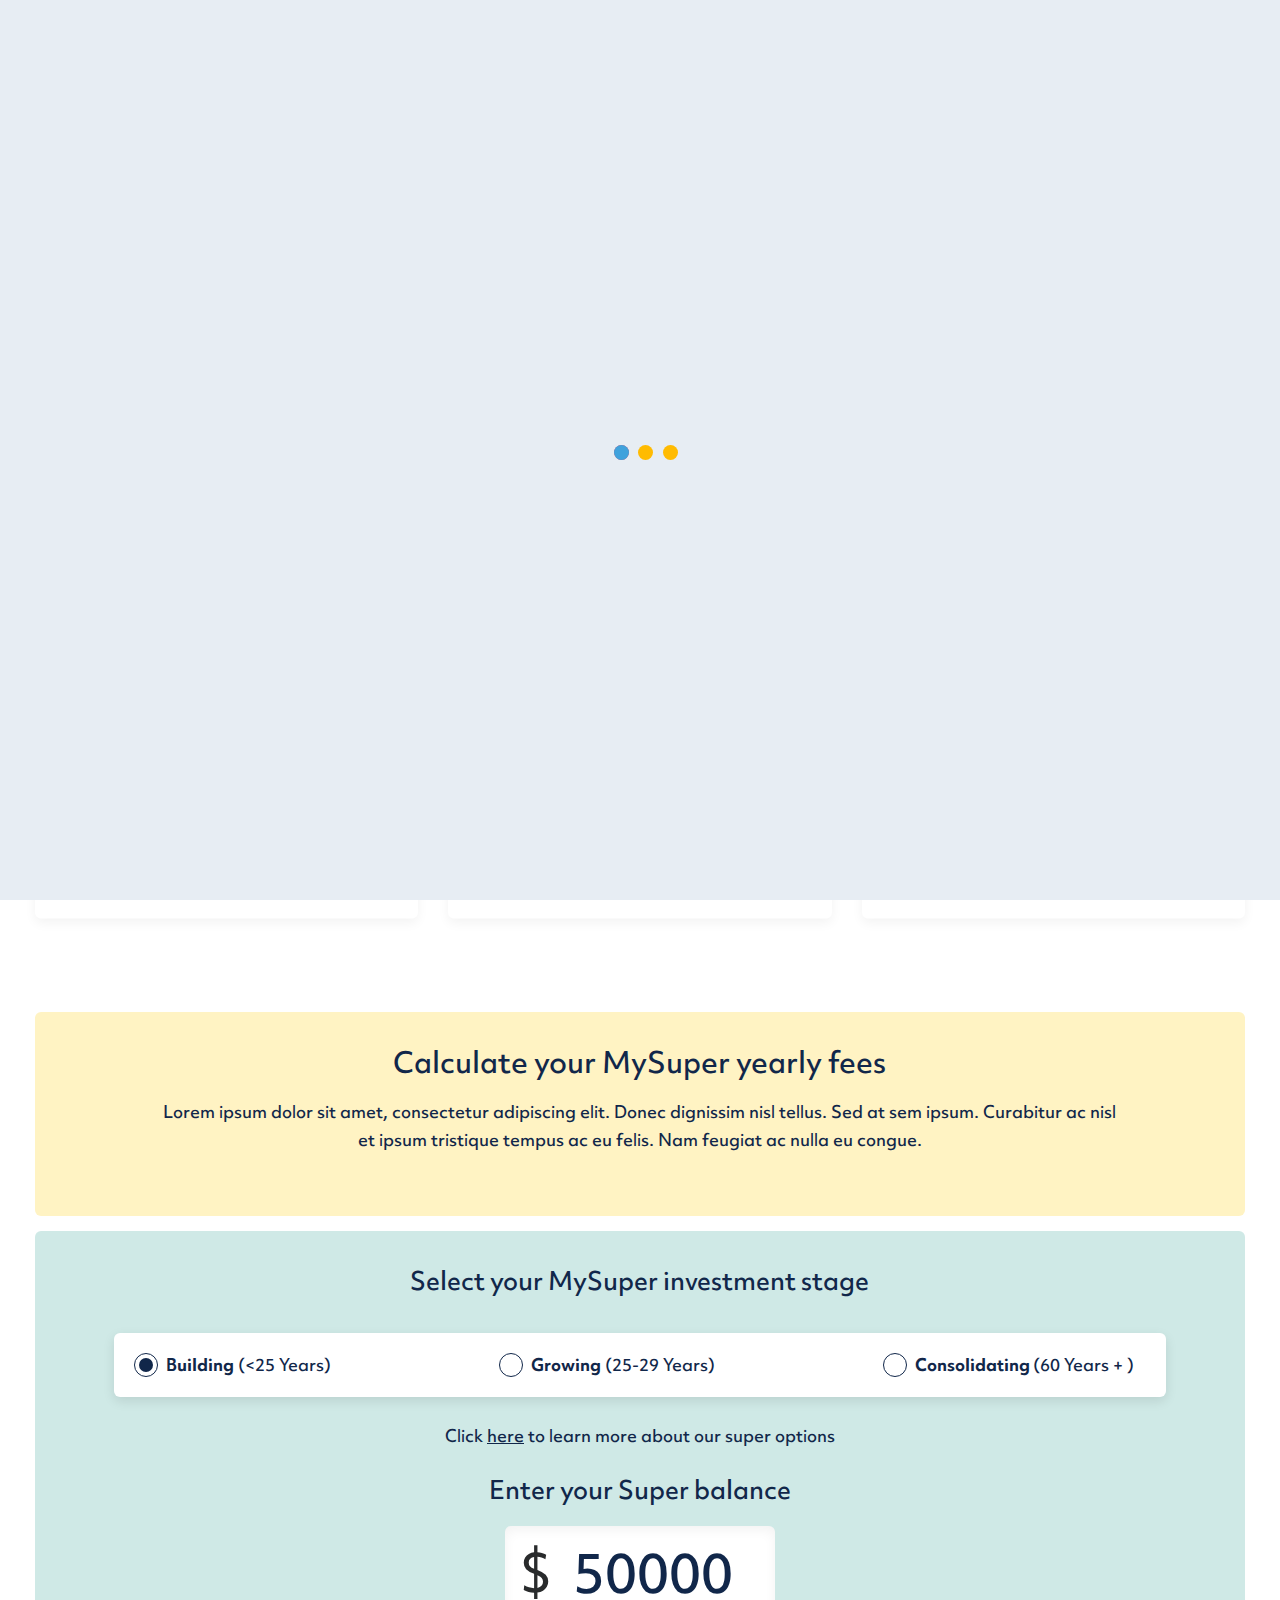
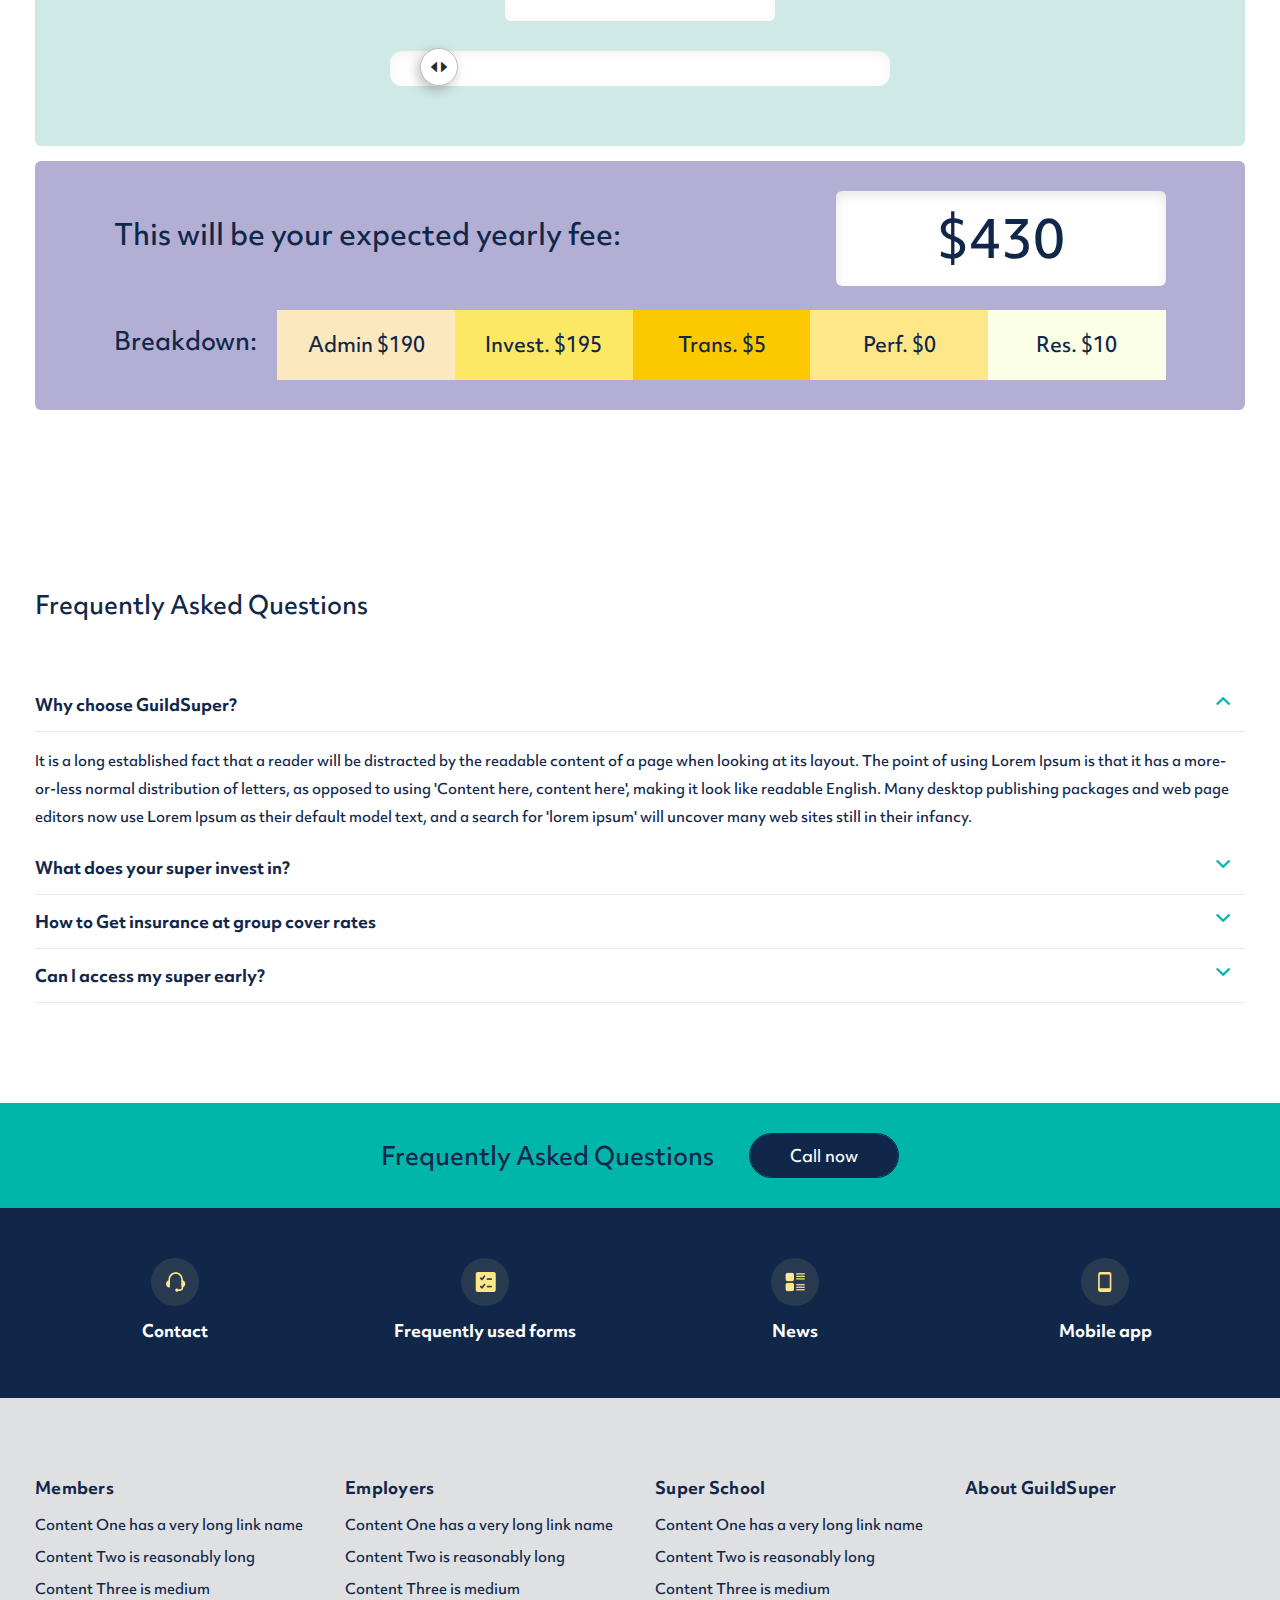
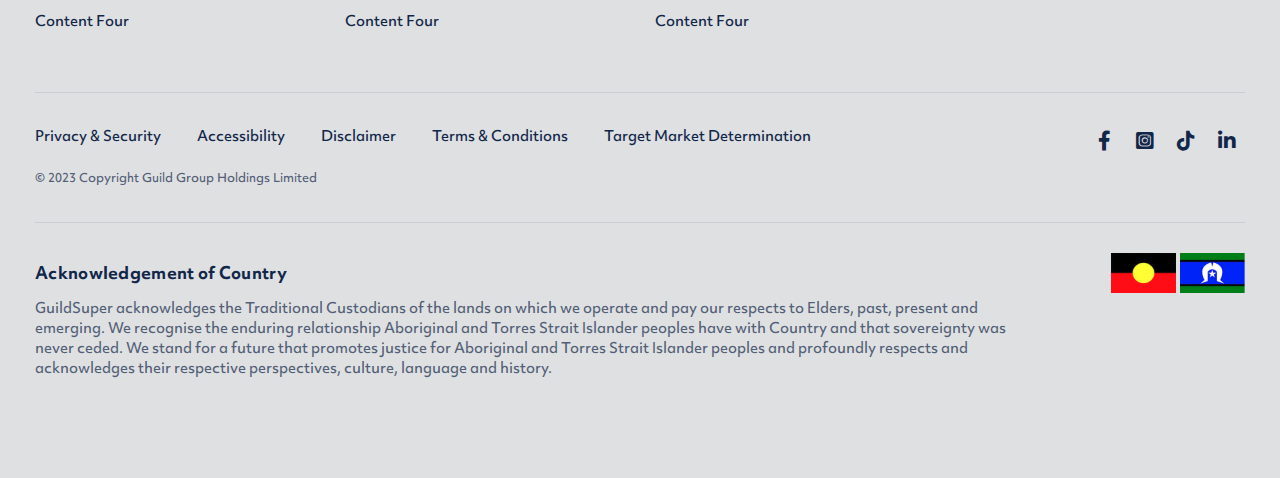
<file: calculator.html>
<!DOCTYPE html>
<html lang="en">
<head>
<!-- Meta -->
<meta charset="utf-8">
<meta http-equiv="X-UA-Compatible" content="IE=edge">
<meta name="viewport" content="width=device-width, initial-scale=1">

<!-- SITE TITLE -->
<title> GuildSuper </title>

<!-- Favicon Icon -->
<link rel="shortcut icon" type="image/x-icon" href="assets/images/favicon.png">
<!-- Animation CSS -->
<link rel="stylesheet" href="assets/css/animate.css">	
<!-- Latest Bootstrap min CSS -->
<link rel="stylesheet" href="assets/bootstrap/css/bootstrap.min.css">
<!-- Font -->
<link href="" rel="stylesheet">
<!-- Icon Font CSS -->
<link rel="stylesheet" href="assets/css/ionicons.min.css">
<link rel="stylesheet" href="assets/css/all.min.css">

<!-- <link rel="stylesheet" href="assets/css/linearicons.css"> -->
<!--- owl carousel CSS-->
<link rel="stylesheet" href="assets/owlcarousel/css/owl.carousel.min.css">
<link rel="stylesheet" href="assets/owlcarousel/css/owl.theme.css">
<link rel="stylesheet" href="assets/owlcarousel/css/owl.theme.default.min.css">

<link rel="stylesheet" href="assets/css/slick.css">
<link rel="stylesheet" href="assets/css/slick-theme.css">

<!-- Magnific Popup CSS -->
<link rel="stylesheet" href="assets/css/magnific-popup.css">

<!-- Style CSS -->
<link rel="stylesheet" href="assets/css/style.css">
<link rel="stylesheet" href="assets/css/responsive.css">
</head>

<body>

<!-- LOADER -->
<div class="preloader">
	<div class="loader-section section-top"></div>
    <div class="lds-ellipsis">
    	<span></span>
        <span></span>
        <span></span>
        <span></span>
    </div>
    <div class="loader-section section-bottom"></div>
</div>
<!-- END LOADER --> 

<!-- START HEADER -->
<header class="header_wrap fixed-top dark_skin main_menu_size_16 ">
	<div class="top-header">
        <div class="container">
            <div class="row justify-content-end">
                <div class="col-lg-6 col-md-7 col-5">
                	<div class="d-flex align-items-center justify-content-end">
                    	<ul class="header_list">
                            <li><a href="#"><img src="assets/images/join_icon.png" alt=""><span> Join </span></a></li>
                            <li><a href="#"><img src="assets/images/mail_icon.png" alt=""><span> Contact </span></a></li>
                            <li><a href="#"><img src="assets/images/guildsuper_icon.png" alt=""><span> About GuildSuper </span></a></li>
                            <li><a href="#"><img src="assets/images/employers_icon.png" alt=""><span> Employers </span></a></li>
						</ul>
                    </div>
                </div>
            </div>
        </div>
    </div>
    <div class="bottom-header">
        <div class="container">
            <nav class="navbar navbar-expand-lg"> 
            	<button class="navbar-toggler" type="button" data-toggle="collapse" data-target="#navbarSupportedContent" aria-expanded="false"> 
                    <span class="ion-android-menu"></span>
                </button>
                <a class="navbar-brand" href="index.html">
                    <img class="logo_dark" src="assets/images/logo_dark.png" alt="logo" />
                </a>
                
                <div class="collapse navbar-collapse justify-content-center" id="navbarSupportedContent">
                    <ul class="navbar-nav">
                        <li class="dropdown dropdown-mega-menu">
                            <a data-toggle="dropdown" class="nav-link dropdown-toggle " href="#"> Superannuation </a>
                            <div class="dropdown-menu">
                            	<div class="container"> 
                                    <ul class="mega-menu d-lg-flex">
                                        <li class="mega-menu-col col-lg">
                                            <ul> 
                                                <li><a class="dropdown-item nav-link nav_item" href="#"><span class="menu_icon"><img src="assets/images/menu_icon.png" alt="menu" /></span> <span> Becoming a member </span> <span class="menu_desc"> Lorem ipsum dolor sit amet, consectetur adipiscing elit, sed. </span></a></li>
                                                <li><a class="dropdown-item nav-link nav_item" href="#"><span class="menu_icon"><img src="assets/images/menu_icon.png" alt="menu" /></span> <span> Understanding super </span> <span class="menu_desc"> Lorem ipsum dolor sit amet, consectetur adipiscing elit, sed. </span></a></li>
                                            </ul>
                                        </li>
                                        <li class="mega-menu-col col-lg">
                                            <ul>
                                                <li><a class="dropdown-item nav-link nav_item" href="#"><span class="menu_icon"><img src="assets/images/menu_icon.png" alt="menu" /></span> <span> Accessing your account </span> <span class="menu_desc"> Lorem ipsum dolor sit amet, consectetur adipiscing elit, sed. </span></a></li>
                                                <li><a class="dropdown-item nav-link nav_item" href="#"><span class="menu_icon"><img src="assets/images/menu_icon.png" alt="menu" /></span> <span> Retirement </span> <span class="menu_desc"> Lorem ipsum dolor sit amet, consectetur adipiscing elit, sed. </span></a></li>
                                            </ul>
                                        </li>
                                        <li class="mega-menu-col col-lg">
                                            <ul>
                                                <li><a class="dropdown-item nav-link nav_item" href="#"><span class="menu_icon"><img src="assets/images/menu_icon.png" alt="menu" /></span> <span> Super rewards </span> <span class="menu_desc"> Lorem ipsum dolor sit amet, consectetur adipiscing elit, sed. </span></a></li>
                                                <li><a class="dropdown-item nav-link nav_item" href="#"><span class="menu_icon"><img src="assets/images/menu_icon.png" alt="menu" /></span> <span> Resources & advice </span> <span class="menu_desc"> Lorem ipsum dolor sit amet, consectetur adipiscing elit, sed. </span></a></li>
                                            </ul>
                                        </li>
                                        <li class="mega-menu-col col-lg-4 header_banner_wrap">
                                            <div class="header_banner">
                                                <div class="col-12 ">
                                                    <div class="header_banner_content bg_light_green">
                                                        <div class="cta_text">
                                                            <div class="heading_s1 title_normal">
                                                                <h5> Speak to our friendly consultants </h5>
                                                            </div>
                                                        </div>
                                                        <div class="cta_button">
                                                            <a class="btn btn-fill-out-dark btn-radius" href="#"> Call now </a>
                                                        </div>
                                                    </div>
                                                </div>
                                            </div>
                                        </li>
                                    </ul>
                                </div>
                            </div>   
                        </li>
                        <li class="dropdown dropdown-mega-menu">
                            <a class="dropdown-toggle nav-link" href="#" data-toggle="dropdown"> Investments </a>
                            <div class="dropdown-menu">
                            	<div class="container"> 
                                    <ul class="mega-menu d-lg-flex">
                                        <li class="mega-menu-col col-lg">
                                            <ul> 
                                                <li><a class="dropdown-item nav-link nav_item" href="#"><span class="menu_icon"><img src="assets/images/menu_icon.png" alt="menu" /></span> <span> Becoming a member </span> <span class="menu_desc"> Lorem ipsum dolor sit amet, consectetur adipiscing elit, sed. </span></a></li>
                                                <li><a class="dropdown-item nav-link nav_item" href="#"><span class="menu_icon"><img src="assets/images/menu_icon.png" alt="menu" /></span> <span> Understanding super </span> <span class="menu_desc"> Lorem ipsum dolor sit amet, consectetur adipiscing elit, sed. </span></a></li>
                                            </ul>
                                        </li>
                                        <li class="mega-menu-col col-lg">
                                            <ul>
                                                <li><a class="dropdown-item nav-link nav_item" href="#"><span class="menu_icon"><img src="assets/images/menu_icon.png" alt="menu" /></span> <span> Accessing your account </span> <span class="menu_desc"> Lorem ipsum dolor sit amet, consectetur adipiscing elit, sed. </span></a></li>
                                                <li><a class="dropdown-item nav-link nav_item" href="#"><span class="menu_icon"><img src="assets/images/menu_icon.png" alt="menu" /></span> <span> Retirement </span> <span class="menu_desc"> Lorem ipsum dolor sit amet, consectetur adipiscing elit, sed. </span></a></li>
                                            </ul>
                                        </li>
                                        <li class="mega-menu-col col-lg">
                                            <ul>
                                                <li><a class="dropdown-item nav-link nav_item" href="#"><span class="menu_icon"><img src="assets/images/menu_icon.png" alt="menu" /></span> <span> Super rewards </span> <span class="menu_desc"> Lorem ipsum dolor sit amet, consectetur adipiscing elit, sed. </span></a></li>
                                                <li><a class="dropdown-item nav-link nav_item" href="#"><span class="menu_icon"><img src="assets/images/menu_icon.png" alt="menu" /></span> <span> Resources & advice </span> <span class="menu_desc"> Lorem ipsum dolor sit amet, consectetur adipiscing elit, sed. </span></a></li>
                                            </ul>
                                        </li>
                                        <li class="mega-menu-col col-lg-4">
                                            <div class="header_banner">
                                                <div class="col-12 ">
                                                    <div class="header_banner_content bg_light_green">
                                                        <div class="cta_text">
                                                            <div class="heading_s1 title_normal">
                                                                <h5> Speak to our friendly consultants </h5>
                                                            </div>
                                                        </div>
                                                        <div class="cta_button">
                                                            <a class="btn btn-fill-out-dark btn-radius" href="#"> Call now </a>
                                                        </div>
                                                    </div>
                                                </div>
                                            </div>
                                        </li>
                                    </ul>
                                </div>
                            </div>
                        </li>
                        <li class="dropdown">
                            <a class="dropdown-toggle nav-link" href="#" data-toggle="dropdown"> Tools and Resources </a>
                            <div class="dropdown-menu">
                                <ul>
                                    <li>
                                        <a class="dropdown-item menu-link dropdown-toggler" href="#">Products</a>
                                        <div class="dropdown-menu">
                                            <ul> 
                                                <li><a class="dropdown-item nav-link nav_item" href="#">Sub menu header</a></li>
                                                <li><a class="dropdown-item nav-link nav_item" href="#">Sub menu header</a></li>
                                                <li><a class="dropdown-item nav-link nav_item" href="#">Sub menu header</a></li>
                                                <li><a class="dropdown-item nav-link nav_item" href="#">Sub menu</a></li>
                                                <li><a class="dropdown-item nav-link nav_item" href="#">Sub menu header</a></li>
                                                <li><a class="dropdown-item nav-link nav_item" href="#">Sub menu dropdown </a></li>
                                                <li><a class="dropdown-item nav-link nav_item" href="#">Sub menu dropdown </a></li>
                                                <li><a class="dropdown-item nav-link nav_item" href="#">Sub menu dropdown </a></li>
                                                <li><a class="dropdown-item nav-link nav_item" href="#">Sub menu</a></li>
                                                <li><a class="dropdown-item nav-link nav_item" href="#">dropdown Sub menu</a></li> 
                                                <li><a class="dropdown-item nav-link nav_item" href="#">dropdown Sub menu</a></li> 
                                            </ul>
                                        </div>
                                    </li>
                                    <li>
                                        <a class="dropdown-item menu-link dropdown-toggler" href="#">Dropdown Menu</a>
                                        <div class="dropdown-menu">
                                            <ul> 
                                                <li><a class="dropdown-item nav-link nav_item" href="#">Sub menu </a></li>
                                                <li><a class="dropdown-item nav-link nav_item" href="#">Sub menu Style </a></li>
                                                <li><a class="dropdown-item nav-link nav_item" href="#">Sub menu </a></li>
                                                <li><a class="dropdown-item nav-link nav_item" href="#">Sub menu Style </a></li>
                                                <li><a class="dropdown-item nav-link nav_item" href="#">Sub menu </a></li>
                                                <li><a class="dropdown-item nav-link nav_item" href="#">Sub menu Style </a></li>
                                                <li><a class="dropdown-item nav-link nav_item" href="#">Sub menu </a></li>
                                                <li><a class="dropdown-item nav-link nav_item" href="#">Sub menu Style </a></li>
                                            </ul>
                                        </div>
                                    </li>
                                    <li>
                                        <a class="dropdown-item menu-link dropdown-toggler" href="#">Dropdown Menu</a>
                                        <div class="dropdown-menu">
                                            <ul> 
                                                <li><a class="dropdown-item nav-link nav_item" href="#">Dropdown Style</a></li>
                                                <li><a class="dropdown-item nav-link nav_item" href="#">Dropdown Style</a></li>
                                                <li><a class="dropdown-item nav-link nav_item" href="#">Dropdown Style</a></li>
                                                <li><a class="dropdown-item nav-link nav_item" href="#">Dropdown Style</a></li>
                                                <li><a class="dropdown-item nav-link nav_item" href="#">Dropdown Style</a></li>
                                                <li><a class="dropdown-item nav-link nav_item" href="#">Dropdown Style</a></li>
                                                <li><a class="dropdown-item nav-link nav_item" href="#">Dropdown Style</a></li>
                                                <li><a class="dropdown-item nav-link nav_item" href="#">Dropdown Style</a></li>
                                            </ul>
                                        </div>
                                    </li>
                                    <li>
                                        <a class="dropdown-item menu-link dropdown-toggler" href="#">Dropdown Panel</a>
                                        <div class="dropdown-menu">
                                            <ul> 
                                                <li><a class="dropdown-item nav-link nav_item" href="#">Dropdown Side</a></li>
                                                <li><a class="dropdown-item nav-link nav_item" href="#">Dropdown Side</a></li>
                                                <li><a class="dropdown-item nav-link nav_item" href="#">Dropdown Side</a></li>
                                                <li><a class="dropdown-item nav-link nav_item" href="#">Dropdown Side</a></li>
                                                <li><a class="dropdown-item nav-link nav_item" href="#">Dropdown </a></li>
                                            </ul>
                                        </div>
                                    </li>
                                </ul>
                            </div>
                        </li>
                        <li class="dropdown dropdown-mega-menu">
                            <a class="dropdown-toggle nav-link" href="#" data-toggle="dropdown"> Learning Centre </a>
                            <div class="dropdown-menu">
                            	<div class="container"> 
                                    <ul class="mega-menu d-lg-flex">
                                        <li class="mega-menu-col col-lg">
                                            <ul> 
                                                <li><a class="dropdown-item nav-link nav_item" href="#"><span class="menu_icon"><img src="assets/images/menu_icon.png" alt="menu" /></span> <span> Becoming a member </span> <span class="menu_desc"> Lorem ipsum dolor sit amet, consectetur adipiscing elit, sed. </span></a></li>
                                                <li><a class="dropdown-item nav-link nav_item" href="#"><span class="menu_icon"><img src="assets/images/menu_icon.png" alt="menu" /></span> <span> Understanding super </span> <span class="menu_desc"> Lorem ipsum dolor sit amet, consectetur adipiscing elit, sed. </span></a></li>
                                            </ul>
                                        </li>
                                        <li class="mega-menu-col col-lg">
                                            <ul>
                                                <li><a class="dropdown-item nav-link nav_item" href="#"><span class="menu_icon"><img src="assets/images/menu_icon.png" alt="menu" /></span> <span> Accessing your account </span> <span class="menu_desc"> Lorem ipsum dolor sit amet, consectetur adipiscing elit, sed. </span></a></li>
                                                <li><a class="dropdown-item nav-link nav_item" href="#"><span class="menu_icon"><img src="assets/images/menu_icon.png" alt="menu" /></span> <span> Retirement </span> <span class="menu_desc"> Lorem ipsum dolor sit amet, consectetur adipiscing elit, sed. </span></a></li>
                                            </ul>
                                        </li>
                                        <li class="mega-menu-col col-lg">
                                            <ul>
                                                <li><a class="dropdown-item nav-link nav_item" href="#"><span class="menu_icon"><img src="assets/images/menu_icon.png" alt="menu" /></span> <span> Super rewards </span> <span class="menu_desc"> Lorem ipsum dolor sit amet, consectetur adipiscing elit, sed. </span></a></li>
                                                <li><a class="dropdown-item nav-link nav_item" href="#"><span class="menu_icon"><img src="assets/images/menu_icon.png" alt="menu" /></span> <span> Resources & advice </span> <span class="menu_desc"> Lorem ipsum dolor sit amet, consectetur adipiscing elit, sed. </span></a></li>
                                            </ul>
                                        </li>
                                        <li class="mega-menu-col col-lg-4">
                                            <div class="header_banner">
                                                <div class="col-12 ">
                                                    <div class="header_banner_content bg_light_green">
                                                        <div class="cta_text">
                                                            <div class="heading_s1 title_normal">
                                                                <h5> Speak to our friendly consultants </h5>
                                                            </div>
                                                        </div>
                                                        <div class="cta_button">
                                                            <a class="btn btn-fill-out-dark btn-radius" href="#"> Call now </a>
                                                        </div>
                                                    </div>
                                                </div>
                                            </div>
                                        </li>
                                    </ul>
                                </div>
                            </div>
                        </li>
                    </ul>
                    <div class="mobile_menu">
                    	<ul class="header_list">
                            <li><a href="#"><img src="assets/images/join_icon.png" alt=""><span> Join </span></a></li>
                            <li><a href="#"><img src="assets/images/mail_icon.png" alt=""><span> Contact </span></a></li>
                            <li><a href="#"><img src="assets/images/guildsuper_icon.png" alt=""><span> About GuildSuper </span></a></li>
                            <li><a href="#"><img src="assets/images/employers_icon.png" alt=""><span> Employers </span></a></li>
						</ul>
                    </div>
                </div>
                <div class="navbar-nav attr-nav align-items-center">
                	<li><a href="demo-medical/appointment.html" class="btn btn-fill-out btn-radius btn-sm" data-toggle="modal" data-target="#exampleModal"> Log in </a> </li>
                    <li><a href="javascript:void(0);" class="nav-link search_trigger"><i class="ion-ios-search-strong"></i></a>
                        <div class="search_wrap">
                            <span class="close-search"><i class="ion-ios-close-empty"></i></span>
                            <form>
                                <input type="text" placeholder="Search" class="form-control" id="search_input">
                                <button type="submit" class="search_icon"><i class="ion-ios-search-strong"></i></button>
                            </form>
                        </div>
                    </li>
                </div>
            </nav>
        </div>
    </div>
</header>
<!-- END HEADER -->

<!-- START SECTION BANNER -->
<div class="banner_section staggered-animation-wrap">
    <div id="carouselExampleControls" class="carousel slide light_arrow" data-ride="carousel">
        <div class="carousel-inner">
            <div class="carousel-item active background_bg overlay_bg_30" data-img-src="assets/images/banner1.png">
                <div class="banner_slide_content">
                    <div class="container"><!-- STRART CONTAINER -->
                        <div class="row justify-content-center">
                            <div class="col-lg-10 col-md-12 col-sm-12">
                                <div class="banner_content text-center text_white">
                                    <h5 class="mb-4 staggered-animation" data-animation="fadeInLeft" data-animation-delay="0.2s"> We work for women </h5>
                                    <h2 class="staggered-animation" data-animation="fadeInUp" data-animation-delay="0.2s"> Feel the super difference </h2>
                                    <a class="btn btn-fill-out btn-radius staggered-animation" href="#" data-animation="fadeInUp" data-animation-delay="0.6s"> Join GuildSuper </a>
                                </div>
                            </div>
                        </div>
                    </div><!-- END CONTAINER-->
                </div>
            </div>
            
        </div>
        <!--<ol class="carousel-indicators indicators_style4 m-0">
            <li data-target="#carouselExampleControls" data-slide-to="0" class="active"></li>
            <li data-target="#carouselExampleControls" data-slide-to="1"></li>
        </ol> 
        <a class="carousel-control-prev" href="#carouselExampleControls" role="button" data-slide="prev"><i class="ion-chevron-left"></i></a>
        <a class="carousel-control-next" href="#carouselExampleControls" role="button" data-slide="next"><i class="ion-chevron-right"></i></a>-->
    </div>
</div>
<!-- END SECTION BANNER -->

<!-- START SECTION Icon Box --> 
<div class="section py-0">
	<div class="banner_overlay_section">
        <div class="container">
            <div class="row justify-content-center">
                <div class="col-lg-4">	
                    <div class="icon_box icon_box_style9">
                        <div class="icon">
                            <img src="assets/images/check_balance_icon.png" alt="Check my super balance">
                        </div>
                        <div class="icon_box_content">
                            <h6> Check my super balance </h6>
                        </div>
                    </div>
                </div>
                <div class="col-lg-4">	
                    <div class="icon_box icon_box_style9">
                        <div class="icon">
                            <img src="assets/images/frequently_forms_icon.png" alt="Frequently used forms">
                        </div>
                        <div class="icon_box_content">
                            <h6> Frequently used forms </h6>
                        </div>
                    </div>
                </div>
                <div class="col-lg-4">	
                    <div class="icon_box icon_box_style9">
                        <div class="icon">
                            <img src="assets/images/investment_performance_icon.png" alt="Investment performance">
                        </div>
                        <div class="icon_box_content">
                            <h6> Investment performance </h6>
                        </div>
                    </div>
                </div>
            </div>
        </div>
    </div>
</div>
<!-- END SECTION Icon Box -->


<!-- START SECTION why guildsuper --> 
<div class="section small_pt small_pb">
	<div class="container">
    	<div class="calculate_fees">
        	<div class="row justify-content-center">
                <div class="col-md-10">
                    <div class="heading_s1 title_normal text-center">
                    	<h3> Calculate your MySuper yearly fees </h3>
                        <p> Lorem ipsum dolor sit amet, consectetur adipiscing elit. Donec dignissim nisl tellus. Sed at sem ipsum. Curabitur ac nisl et ipsum tristique tempus ac eu felis. Nam feugiat ac nulla eu congue. </p>
                    </div>
                </div>
			</div>
        </div>
        
        <div class="calculate_investment">
            <div class="row justify-content-center">
                <div class="col-md-10">
                    <div class="heading_s1 title_normal text-center">
                        <h4> Select your MySuper investment stage </h4>
                    </div>
                </div>
            </div>
            
            <div class="calculate_years">
            	<div class="row justify-content-center">
                    <div class="col-md-11">
                        <div class="form-group">
                            <div class="chek-form">
                                <div class="custome-radio form-check-inline">
                                    <input class="form-check-input" type="radio" name="radio" id="Building" value="Building" checked="checked">
                                    <label class="form-check-label" for="Building"><strong>Building</strong> (&lt;25 Years) </label>
                                </div>
                                <div class="custome-radio form-check-inline">
                                    <input class="form-check-input" type="radio" name="radio" id="Growing" value="Growing">
                                    <label class="form-check-label" for="Growing"> <strong>Growing</strong> (25-29 Years) </label>
                                </div>
                                <div class="custome-radio form-check-inline">
                                    <input class="form-check-input" type="radio" name="radio" id="Consolidating" value="Consolidating">
                                    <label class="form-check-label" for="Consolidating"> <strong>Consolidating </strong> (60 Years + ) </label>
                                </div>
                            </div>
                        </div>
                    </div>
                </div>
            </div>
            
            <div class="calculate_moreoption">
            	<div class="row justify-content-center">
                    <div class="col-md-12">
            			<p> Click <a href="#"> here</a> to learn more about our super options </p>
                        <div class="heading_s1 title_normal text-center"> 
                        	<h4> Enter your Super balance </h4>
                        </div>
                    </div>
				</div>
            </div>
            
            <div class="row justify-content-center">
				<div class="col-md-12">
                    <div class="filter_price">
                        <div class="price_range">
                        	<div class="price_input_box">
                        	 	<span class="price_sign"> $ </span>
                             	<input type="text" id="inputbox" />
                             </div>
                             <div id="slider"></div>
                         </div>
                     </div>
             	</div>
             </div>
             
        </div>
        <div class="expected_yearly_fee">
            <div class="row justify-content-center">
            	<div class="col-md-11">
                    <div class="expected_yearly_fee_inner title_normal">
                        <h3> This will be your expected yearly fee: </h3>
                        <div class="yearly_fee"> $430 </div>
                    </div>
                </div>
            </div>
            
            <div class="row justify-content-center">
            	<div class="col-md-11">
                    <div class="breakdown_box title_normal mt-4">
                        <h4> Breakdown: </h4>
                        <div class="yearly_breakdown">
                        	<div class="breakdown_admin"> Admin $190 </div>
                            <div class="breakdown_invest"> Invest. $195 </div>
                            <div class="breakdown_trans"> Trans. $5 </div>
                            <div class="breakdown_perf"> Perf. $0 </div>
                            <div class="breakdown_res"> Res. $10 </div>
                        </div>
                    </div>
                </div>
            </div>
            
        </div>
        
    </div>
</div>
<!-- END SECTION why guildsuper -->




<!-- STAT SECTION FAQ --> 
<div class="section ">
	<div class="container">
    	<div class="row">
            <div class="col-md-12">
                <div class="heading_s1 title_normal pb_20">
                    <h4> Frequently Asked Questions </h4>
                </div>
            </div>
        </div>
    	<div class="row">
        	<div class="col-md-12">
            	<div id="accordion" class="accordion accordion_style1">
                    <div class="card">
                        <div class="card-header" id="headingOne">
                            <h6 class="mb-0"> <a class="collapsed" data-toggle="collapse" href="#collapseOne" aria-expanded="true" aria-controls="collapseOne"> Why choose GuildSuper? </a> </h6>
                          </div>
                          <div id="collapseOne" class="collapse show" aria-labelledby="headingOne" data-parent="#accordion">
                            <div class="card-body">
                            	<p>It is a long established fact that a reader will be distracted by the readable content of a page when looking at its layout. The point of using Lorem Ipsum is that it has a more-or-less normal distribution of letters, as opposed to using 'Content here, content here', making it look like readable English. Many desktop publishing packages and web page editors now use Lorem Ipsum as their default model text, and a search for 'lorem ipsum' will uncover many web sites still in their infancy.</p>
                            </div>
                        </div>
                    </div>
                    <div class="card">
						<div class="card-header" id="headingTwo">
                        	<h6 class="mb-0"> <a class="collapsed" data-toggle="collapse" href="#collapseTwo" aria-expanded="false" aria-controls="collapseTwo"> What does your super invest in? </a> </h6>
						</div>
						<div id="collapseTwo" class="collapse" aria-labelledby="headingTwo" data-parent="#accordion">
                        	<div class="card-body"> 
                        		<p>There are many variations of passages of Lorem Ipsum available, but the majority have suffered alteration in some form, by injected humour, or randomised words which don't look even slightly believable. If you are going to use a passage of Lorem Ipsum, you need to be sure there isn't anything embarrassing hidden in the middle of text.</p>
                        		<p>All the Lorem Ipsum generators on the Internet tend to repeat predefined chunks as necessary, making this the first true generator on the Internet. It uses a dictionary of over 200 Latin words, combined with a handful of model sentence structures, to generate Lorem Ipsum which looks reasonable. The generated Lorem Ipsum is therefore always free from repetition, injected humour, or non-characteristic words etc.</p>
                            </div>
                        </div>
                    </div>
                    <div class="card">
						<div class="card-header" id="headingThree">
                        	<h6 class="mb-0"> <a class="collapsed" data-toggle="collapse" href="#collapseThree" aria-expanded="false" aria-controls="collapseThree"> How to Get insurance at group cover rates </a> </h6>
						</div>
						<div id="collapseThree" class="collapse" aria-labelledby="headingThree" data-parent="#accordion">
							<div class="card-body"> 
                            	<p> At GuildSuper you have access to Death, Total and Permanent Disablement and Income Protection insurance cover that protects you and your family in case of illness, injury or death. </p>
                                <p> By having cover though super, insurance costs are deducted from your super account, not your take-home pay. See <a href="#"> insurance. </a></p>
                        	</div>
                      	</div>
                    </div>
                    <div class="card">
						<div class="card-header" id="headingFour">
                        	<h6 class="mb-0"> <a class="collapsed" data-toggle="collapse" href="#collapseFour" aria-expanded="false" aria-controls="collapseFour"> Can I access my super early? </a> </h6>
                      	</div>
                      	<div id="collapseFour" class="collapse" aria-labelledby="headingFour" data-parent="#accordion">
							<div class="card-body"> 
                            	<p>At vero eos et accusamus et iusto odio dignissimos ducimus qui blanditiis praesentium voluptatum deleniti atque corrupti quos dolores et quas molestias excepturi sint occaecati cupiditate non provident, similique sunt in culpa qui officia deserunt mollitia animi, id est laborum et dolorum fuga.</p>
                        		<p>Et harum quidem rerum facilis est et expedita distinctio. Nam libero tempore, cum soluta nobis est eligendi optio cumque nihil impedit quo minus id quod maxime placeat facere possimus, omnis voluptas assumenda est, omnis dolor repellendus. Temporibus autem quibusdam et aut officiis debitis aut rerum necessitatibus saepe eveniet ut et voluptates repudiandae sint et molestiae non recusandae.</p>
                        		<ul class="list_style1">
                                    <li>The standard chunk of Lorem Ipsum below for those interested</li>
                                    <li>Nemo enim ipsam voluptatem quia voluptas sit aspernatur aut odit aut fugi</li>
                                    <li>Et harum quidem rerum facilis est et expedita distinctio</li>
                                    <li>Itaque earum rerum hic tenetur a sapiente delectus, ut aut reiciendis voluptatibus maiores</li>
                                    <li>when our power of choice is untrammelled and when nothing prevents</li>
                            	</ul>
                        	</div>
                      	</div>
                    </div>
                    
              	</div>
            </div>
        </div>
    </div>
</div>
<!-- END SECTION FAQ -->

<!-- START SECTION CALL TO ACTION -->
<div class="section small_padding bg_light_green px-0">
	<div class="container">
    	<div class="row">
        	<div class="col-12 d-flex align-items-center justify-content-center">
                <div class="cta_text">
                    <div class="heading_s1 title_normal">
                        <h4> Frequently Asked Questions </h4>
                    </div>
                </div>
                <div class="cta_button">
                    <a class="btn btn-fill-out-dark btn-radius" href="#"> Call now </a>
                </div>
            </div>
        </div>
    </div>
</div>
<!-- END SECTION CALL TO ACTION -->

<!-- START SECTION CALL TO ACTION -->
<div class="section bg_dark_blue pt_20 pb_20">
	<div class="container">
    	<div class="row justify-content-center">
        	<div class="col-lg-3 col-md-6">
            	<div class="icon_box icon_box_style10 text_white text-center mb-0">
                	<div class="icon">
                    	<img src="assets/images/contact-icon.png" alt="contact">
                    </div>
                    <div class="icon_box_content">
                    	<h6> Contact </h6>
                    </div>
                </div>
            </div>
            <div class="col-lg-3 col-md-6">
            	<div class="icon_box icon_box_style10 text_white text-center mb-0">
                	<div class="icon">
                    	<img src="assets/images/forms-icon.png" alt="Frequently used forms">
                    </div>
                    <div class="icon_box_content">
                    	<h6> Frequently used forms </h6>
                    </div>
                </div>
            </div>
            <div class="col-lg-3 col-md-6">
            	<div class="icon_box icon_box_style10 text_white text-center mb-0">
                	<div class="icon">
                    	<img src="assets/images/News-icon.png" alt="News">
                    </div>
                    <div class="icon_box_content">
                    	<h6> News </h6>
                    </div>
                </div>
            </div>
            <div class="col-lg-3 col-md-6">
            	<div class="icon_box icon_box_style10 text_white text-center mb-0">
                	<div class="icon">
                    	<img src="assets/images/Mobile-app-icon.png" alt="Mobile app">
                    </div>
                    <div class="icon_box_content">
                    	<h6> Mobile app </h6>
                    </div>
                </div>
            </div>
		</div>            
    </div>
</div>
<!-- END SECTION CALL TO ACTION -->






<!-- START FOOTER -->
<footer class="footer_gray">
	<div class="footer_top">
        <div class="container">
        	<div class="row">
                <div class="col-lg-3 col-md-6">
                	<div class="widget mobile_toogle">
                        <h6 class="widget_title"> Members </h6>
                        <ul class="widget_links">
                            <li><a href="#"> Content One has a very long link name </a></li>
                            <li><a href="#"> Content Two is reasonably long </a></li>
                            <li><a href="#"> Content Three is medium </a></li>
                            <li><a href="#"> Content Four </a></li>
                        </ul>
                    </div>
                </div>
                <div class="col-lg-3 col-md-6">
                	<div class="widget mobile_toogle">
                        <h6 class="widget_title"> Employers </h6>
                        <ul class="widget_links">
                            <li><a href="#"> Content One has a very long link name </a></li>
                            <li><a href="#"> Content Two is reasonably long </a></li>
                            <li><a href="#"> Content Three is medium </a></li>
                            <li><a href="#"> Content Four </a></li>
                        </ul>
                    </div>
                </div>
                <div class="col-lg-3 col-md-6">
                	<div class="widget mobile_toogle">
                        <h6 class="widget_title"> Super School </h6>
                        <ul class="widget_links">
                            <li><a href="#"> Content One has a very long link name </a></li>
                            <li><a href="#"> Content Two is reasonably long </a></li>
                            <li><a href="#"> Content Three is medium </a></li>
                            <li><a href="#"> Content Four </a></li>
                        </ul>
                    </div>
                </div>
                <div class="col-lg-3 col-md-6">
                	<div class="widget ">
                        <h6 class="widget_title"><a href="#"> About GuildSuper </a></h6>
                        
                    </div>
                </div>
                
            </div>
        </div>
	</div>        
    <div class="footer_center">
        <div class="container">
        	<div class="footer_center_border">
                <div class="row">
                    <div class="col-lg-9 col-md-10">
                        <div class="footer_menu">
                            <ul class="widget_links">
                                <li><a href="#"> Privacy & Security </a></li>
                                <li><a href="#"> Accessibility </a></li>
                                <li><a href="#"> Disclaimer </a></li>
                                <li><a href="#"> Terms & Conditions </a></li>
                                <li><a href="#"> Target Market Determination </a></li>
                            </ul>
                        </div>
                    </div>
                    <div class="col-lg-3 col-md-2">
                        <div class="text-left text-lg-right">
                            <ul class="social_icons rounded_social social_white social_style5">
                                <li><a href="#"><i class="fa-brands fa-facebook-f"></i></a></li>
                                <li><a href="#"><i class="fa-brands fa-square-instagram"></i></a></li>
                                <li><a href="#"><i class="fa-brands fa-tiktok"></i></a></li>
                                <li><a href="#"><i class="fa-brands fa-linkedin-in"></i></a></li>
                            </ul>
                        </div>
                    </div>
                </div>
                <div class="row">
                    <div class="col-12">
                        <div class="copyright_text">
                            <p> © 2023 Copyright Guild Group Holdings Limited </p>
                        </div>
                    </div>
                </div>
            </div>
        </div>
    </div>
    <div class="footer_bottom">
        <div class="container">
            <div class="row flex-row-reverse">
            	<div class="col-lg-2 col-md-2">
                	<div class="widget text-left text-lg-right">
                        <a href="#"><img src="assets/images/flag1.png" alt="flag"></a>
                        <a href="#"><img src="assets/images/flag2.png" alt="flag"></a>
                    </div>
                </div>
                <div class="col-lg-10 col-md-10">
                	<div class="widget">
                        <h6 class="widget_title"> Acknowledgement of Country </h6>
                        <p> GuildSuper acknowledges the Traditional Custodians of the lands on which we operate and pay our respects to Elders, past, present and emerging. We recognise the enduring relationship Aboriginal and Torres Strait Islander peoples have with Country and that sovereignty was never ceded. We stand for a future that promotes justice for Aboriginal and Torres Strait Islander peoples and profoundly respects and acknowledges their respective perspectives, culture, language and history. </p>
                    </div>
                </div>
                
            </div>
        </div>
    </div>
</footer>
<!-- END FOOTER -->


<a href="#" class="scrollup" style="display: none;"><i class="ion-ios-arrow-up"></i></a> 




<!-- Login Modal -->
<div class="login_modal modal fade" id="exampleModal" tabindex="-1" role="dialog" aria-hidden="true">
	<div class="modal-dialog modal-dialog-centered" role="document">
        <div class="modal-content">
			<div class="modal-body text-center">
            	<button type="button" class="close" data-dismiss="modal" aria-label="Close"> <span aria-hidden="true">&times;</span></button>
            	<div class="login_popup_content">
                    <h3> Login </h3>
                    <p> You are now leaving the GuildSuper website to login to our secure member online portal. </p>
                    <div class="login_button_wrap"> 
                    	<a class="btn btn-line-fill btn-radius" href="#"> Back to site </a> 
                    	<a class="btn btn-fill-out btn-radius" href="#"> Continue to portal </a>
                    </div>
                    <div class="mobile_app pt_20">
                        <p> Have you seen our mobile app? </p>
                        <div class="app_icon">
                        	<a href="#"> <img src="assets/images/guildsuper-apple-app-store-icon.png" alt="guildsuper-apple-app-store-icon"/> </a>
                            <a href="#"> <img src="assets/images/guildsuper-google-play-store-icon.png" alt="guildsuper-google-play-store-icon"/> </a>
                        </div>
                    </div>
                </div>
			</div>
		</div>
	</div>
</div>


<!-- Latest jQuery --> 
<script src="assets/js/jquery-1.12.4.min.js"></script>
<!-- jquery-ui --> 
<script src="assets/js/jquery-ui.js"></script>
<script type="text/javascript" src="assets/js/jquery.ui.touch-punch.min.js"></script>
<!-- Latest compiled and minified Bootstrap --> 
<script src="assets/bootstrap/js/bootstrap.min.js"></script> 
<!-- owl-carousel min js  --> 
<script src="assets/owlcarousel/js/owl.carousel.min.js"></script> 
<!-- magnific-popup min js  --> 
<script src="assets/js/magnific-popup.min.js"></script> 
<!-- waypoints min js  --> 
<script src="assets/js/waypoints.min.js"></script> 
<!-- isotope min js --> 
<script src="assets/js/isotope.min.js"></script>
<!-- jquery.appear js  -->
<script src="assets/js/jquery.appear.js"></script>
<!-- jquery.dd.min js -->
<script src="assets/js/jquery.dd.min.js"></script>
<!-- slick js -->
<script src="assets/js/slick.min.js"></script>
<!-- scripts js --> 
<script src="assets/js/scripts.js"></script>

</body>
</html>
</file>
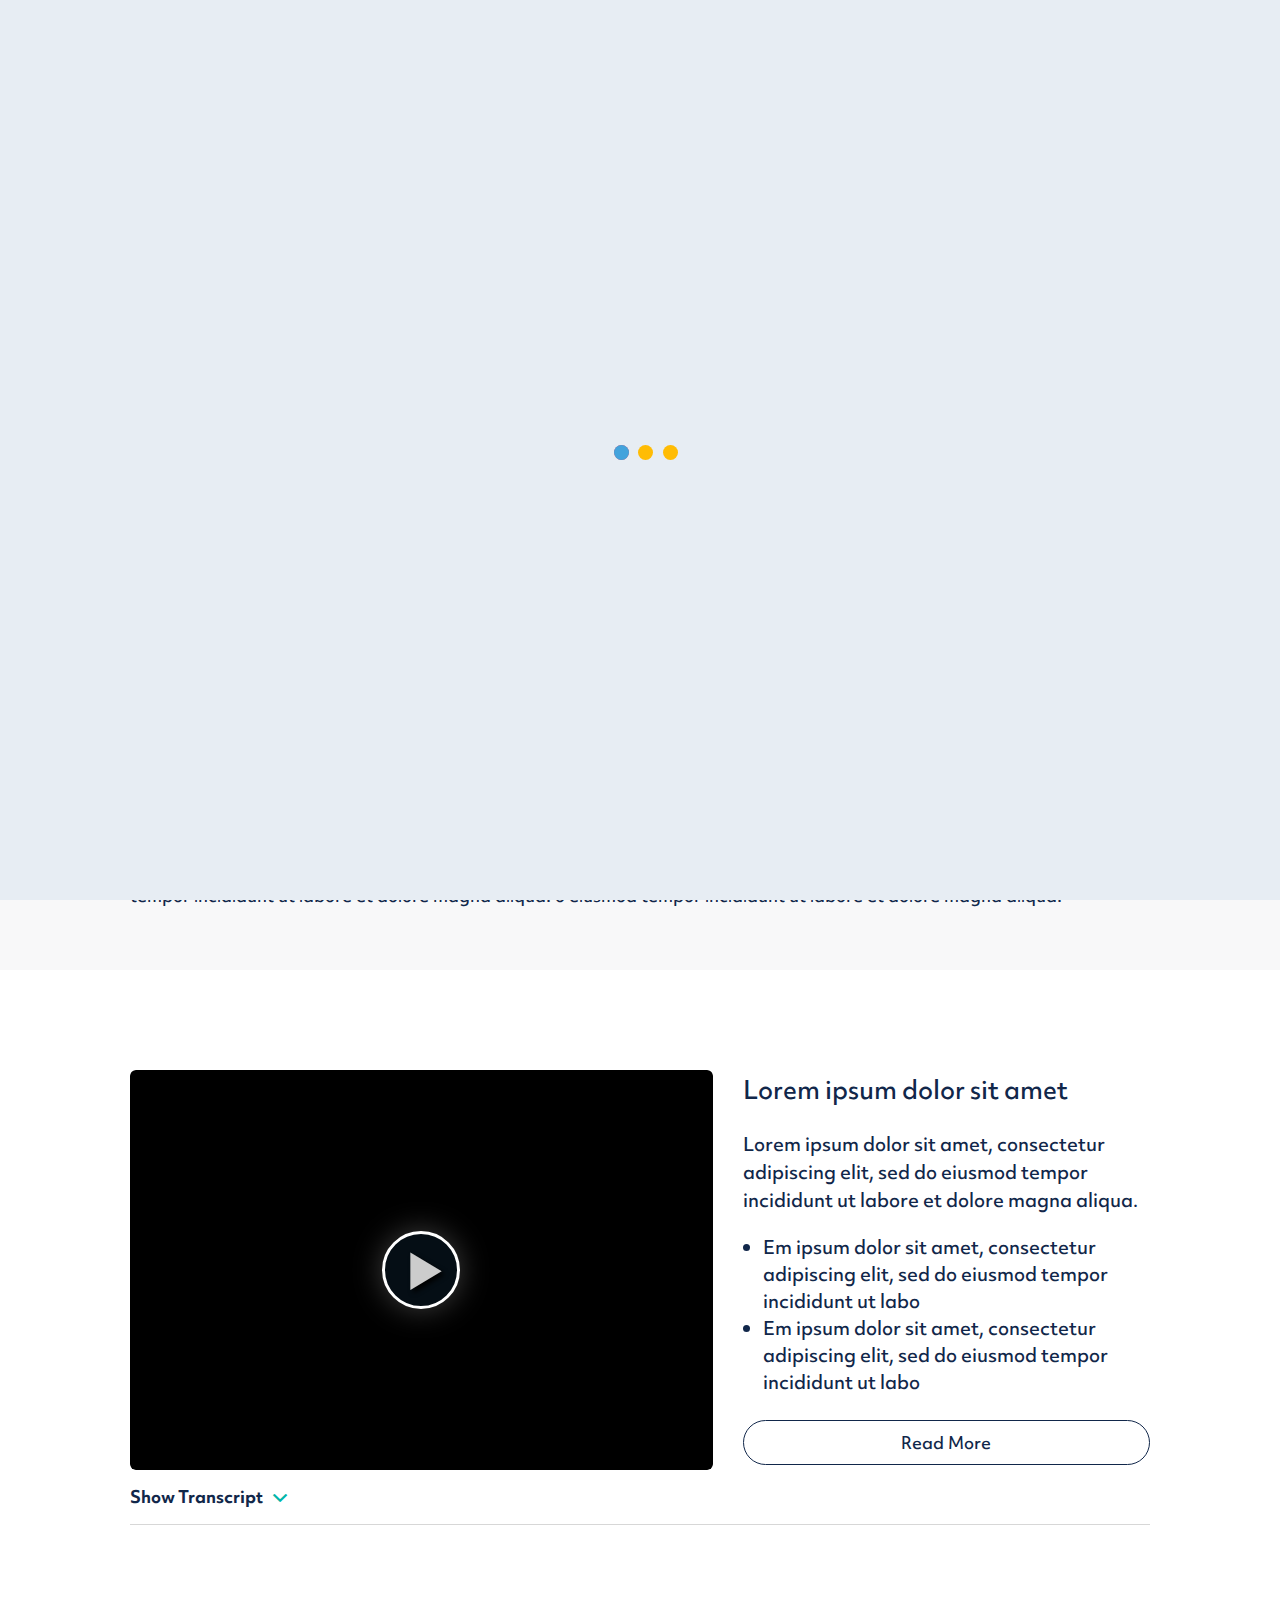
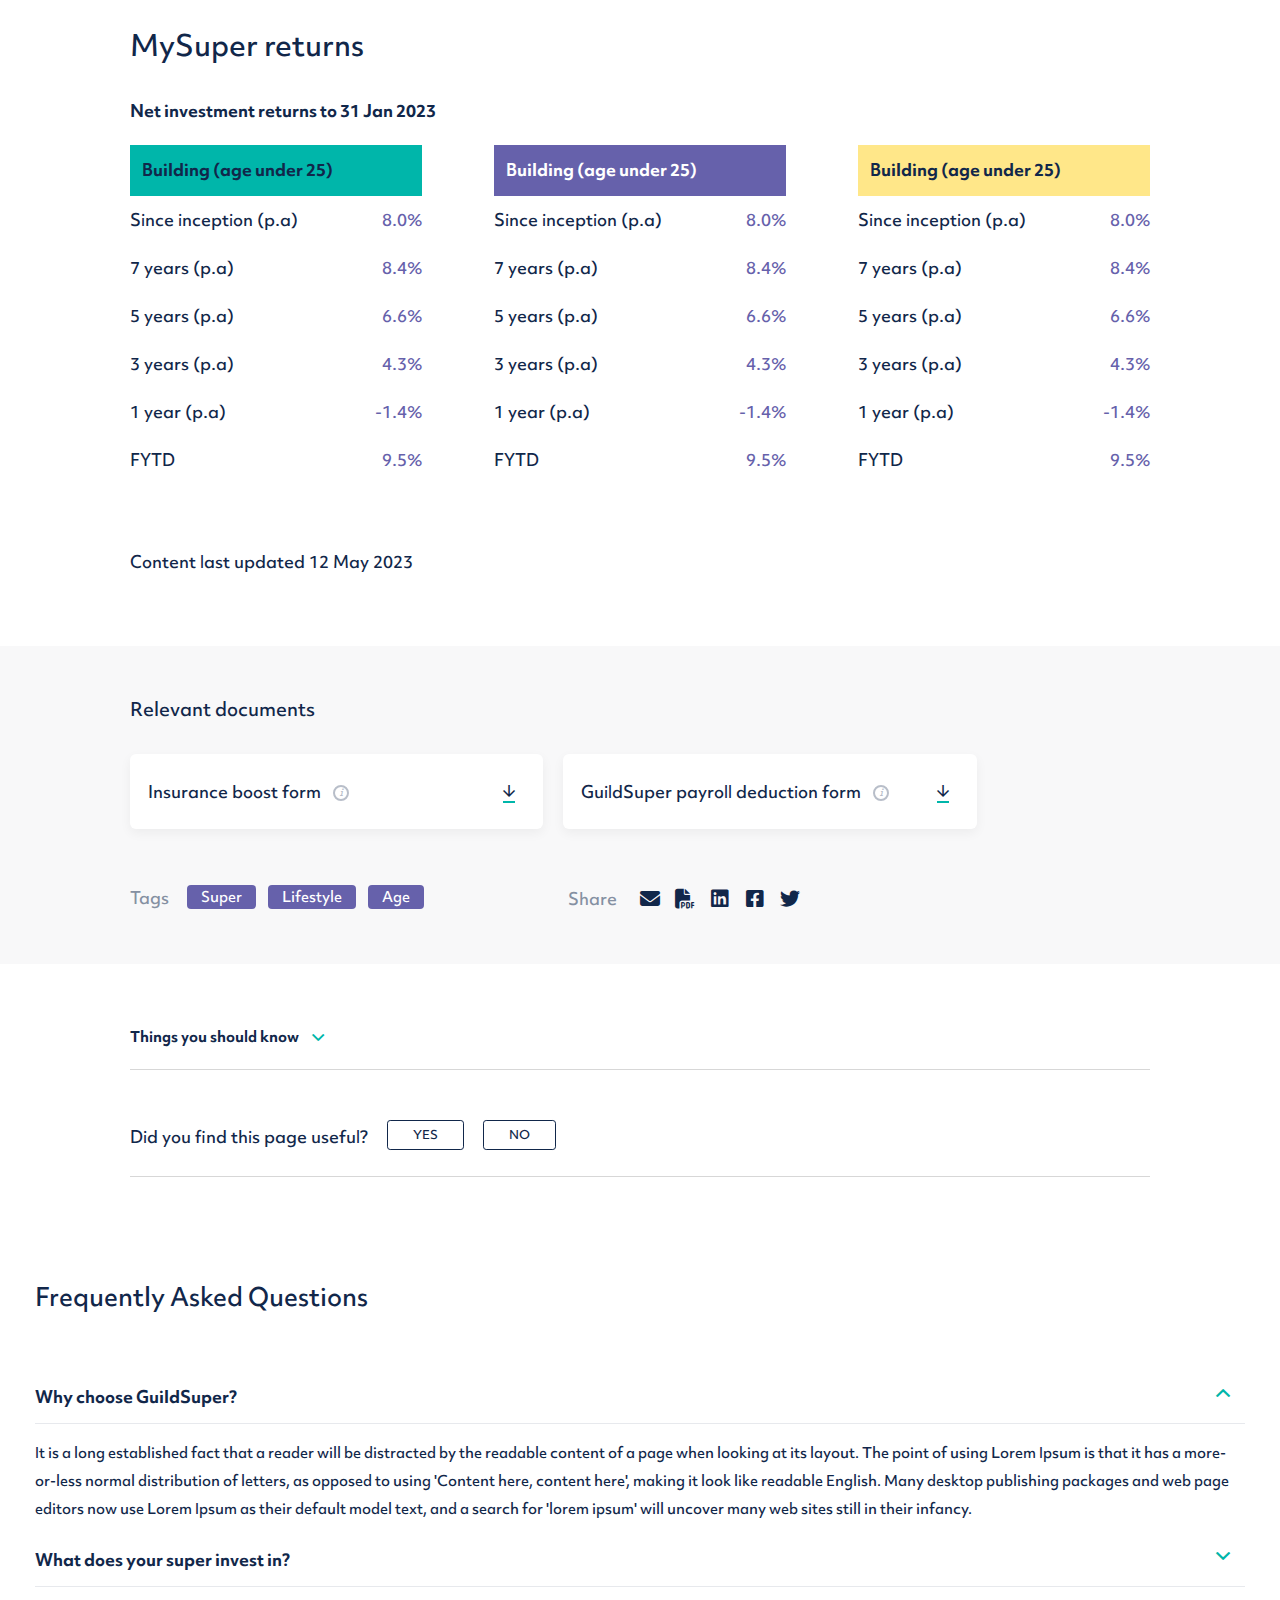
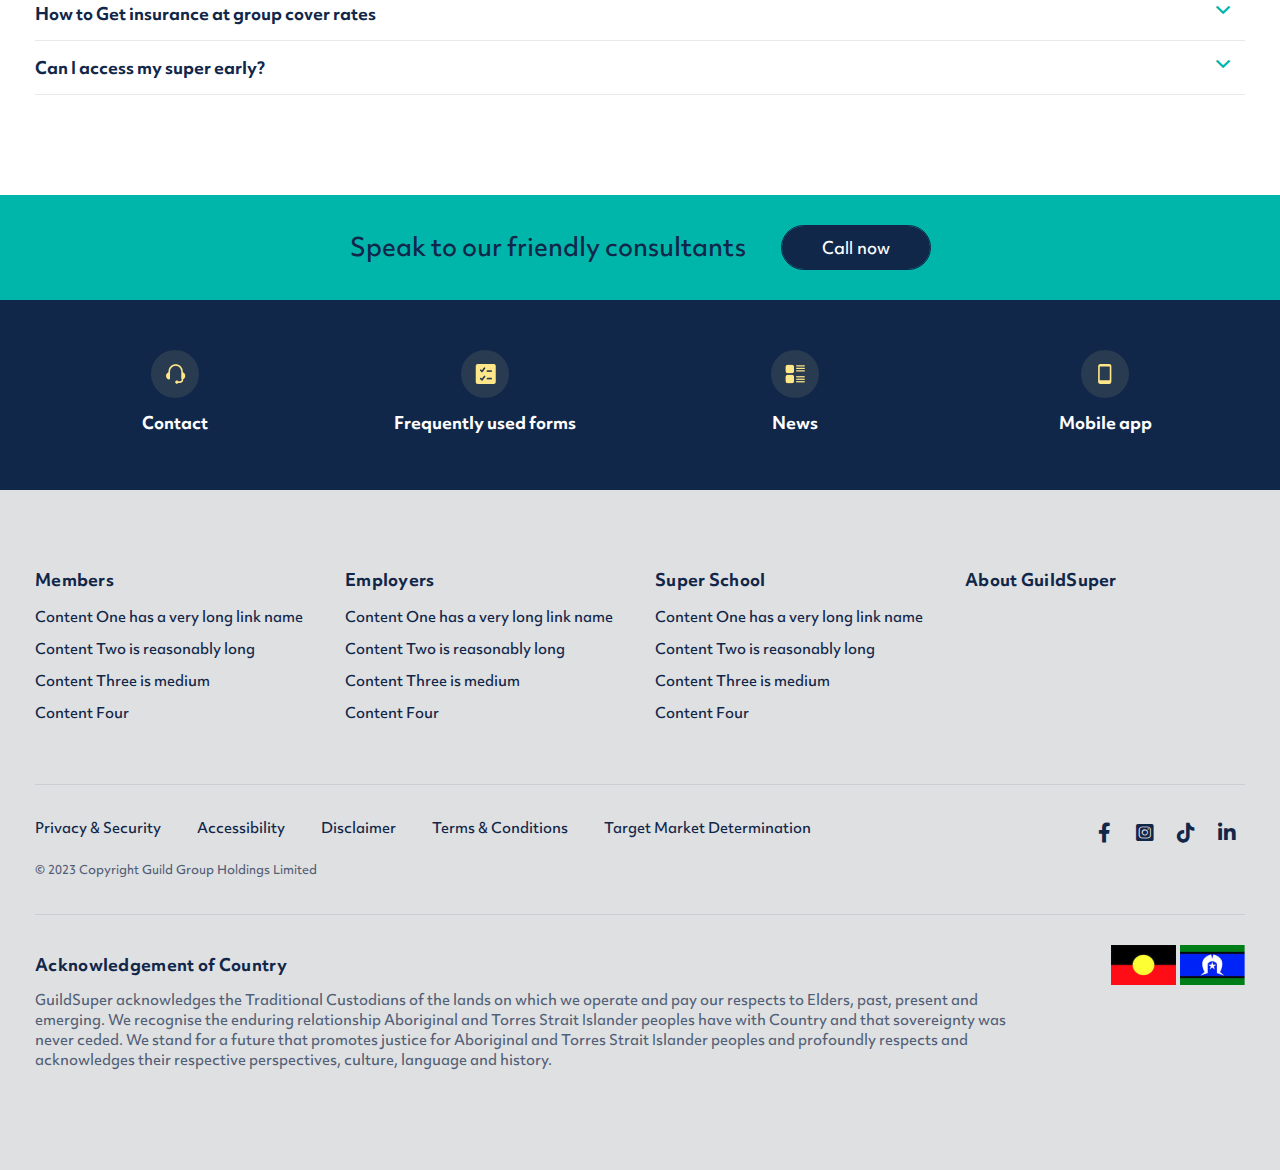
<file: content-generic.html>
<!DOCTYPE html>
<html lang="en">
<head>
<!-- Meta -->
<meta charset="utf-8">
<meta http-equiv="X-UA-Compatible" content="IE=edge">
<meta name="viewport" content="width=device-width, initial-scale=1">
<meta http-equiv="Access-Control-Allow-Origin" content="*"/>

<!-- SITE TITLE -->
<title> GuildSuper Content Generic</title>

<!-- Favicon Icon -->
<link rel="shortcut icon" type="image/x-icon" href="assets/images/favicon.png">
<!-- Animation CSS -->
<link rel="stylesheet" href="assets/css/animate.css">	
<!-- Latest Bootstrap min CSS -->
<link rel="stylesheet" href="assets/bootstrap/css/bootstrap.min.css">
<!-- Font -->
<link href="" rel="stylesheet">
<!-- Icon Font CSS -->
<link rel="stylesheet" href="assets/css/ionicons.min.css">
<link rel="stylesheet" href="assets/css/all.min.css">

<!-- <link rel="stylesheet" href="assets/css/linearicons.css"> -->
<!--- owl carousel CSS-->
<link rel="stylesheet" href="assets/owlcarousel/css/owl.carousel.min.css">
<link rel="stylesheet" href="assets/owlcarousel/css/owl.theme.css">
<link rel="stylesheet" href="assets/owlcarousel/css/owl.theme.default.min.css">

<link rel="stylesheet" href="assets/css/slick.css">
<link rel="stylesheet" href="assets/css/slick-theme.css">

<!-- Magnific Popup CSS -->
<link rel="stylesheet" href="assets/css/magnific-popup.css">

<!-- video-js CSS -->
<link rel="stylesheet" href="assets/css/video-js.css" >

<!-- Style CSS -->
<link rel="stylesheet" href="assets/css/style.css">
<link rel="stylesheet" href="assets/css/responsive.css">
</head>

<body>

<!-- LOADER -->
<div class="preloader">
	<div class="loader-section section-top"></div>
    <div class="lds-ellipsis">
    	<span></span>
        <span></span>
        <span></span>
        <span></span>
    </div>
    <div class="loader-section section-bottom"></div>
</div>
<!-- END LOADER --> 


<!-- START HEADER -->
<header class="header_wrap fixed-top dark_skin main_menu_size_16 ">
	<div class="top-header">
        <div class="container">
            <div class="row justify-content-end">
                <div class="col-lg-6 col-md-7 col-5">
                	<div class="d-flex align-items-center justify-content-end">
                    	<ul class="header_list">
                            <li><a href="#"><img src="assets/images/join_icon.png" alt=""><span> Join </span></a></li>
                            <li><a href="#"><img src="assets/images/mail_icon.png" alt=""><span> Contact </span></a></li>
                            <li><a href="#"><img src="assets/images/guildsuper_icon.png" alt=""><span> About GuildSuper </span></a></li>
                            <li><a href="#"><img src="assets/images/employers_icon.png" alt=""><span> Employers </span></a></li>
						</ul>
                    </div>
                </div>
            </div>
        </div>
    </div>
    <div class="bottom-header">
        <div class="container">
            <nav class="navbar navbar-expand-lg"> 
            	<button class="navbar-toggler" type="button" data-toggle="collapse" data-target="#navbarSupportedContent" aria-expanded="false"> 
                    <span class="ion-android-menu"></span>
                </button>
                <a class="navbar-brand" href="index.html">
                    <img class="logo_dark" src="assets/images/logo_dark.png" alt="logo" />
                </a>
                
                <div class="collapse navbar-collapse justify-content-center" id="navbarSupportedContent">
                    <ul class="navbar-nav">
                        <li class="dropdown dropdown-mega-menu">
                            <a data-toggle="dropdown" class="nav-link dropdown-toggle " href="#"> Superannuation </a>
                            <div class="dropdown-menu">
                            	<div class="container"> 
                                    <ul class="mega-menu d-lg-flex">
                                        <li class="mega-menu-col col-lg">
                                            <ul> 
                                                <li><a class="dropdown-item nav-link nav_item" href="#"><span class="menu_icon"><img src="assets/images/menu_icon.png" alt="menu" /></span> <span> Becoming a member </span> <span class="menu_desc"> Lorem ipsum dolor sit amet, consectetur adipiscing elit, sed. </span></a></li>
                                                <li><a class="dropdown-item nav-link nav_item" href="#"><span class="menu_icon"><img src="assets/images/menu_icon.png" alt="menu" /></span> <span> Understanding super </span> <span class="menu_desc"> Lorem ipsum dolor sit amet, consectetur adipiscing elit, sed. </span></a></li>
                                            </ul>
                                        </li>
                                        <li class="mega-menu-col col-lg">
                                            <ul>
                                                <li><a class="dropdown-item nav-link nav_item" href="#"><span class="menu_icon"><img src="assets/images/menu_icon.png" alt="menu" /></span> <span> Accessing your account </span> <span class="menu_desc"> Lorem ipsum dolor sit amet, consectetur adipiscing elit, sed. </span></a></li>
                                                <li><a class="dropdown-item nav-link nav_item" href="#"><span class="menu_icon"><img src="assets/images/menu_icon.png" alt="menu" /></span> <span> Retirement </span> <span class="menu_desc"> Lorem ipsum dolor sit amet, consectetur adipiscing elit, sed. </span></a></li>
                                            </ul>
                                        </li>
                                        <li class="mega-menu-col col-lg">
                                            <ul>
                                                <li><a class="dropdown-item nav-link nav_item" href="#"><span class="menu_icon"><img src="assets/images/menu_icon.png" alt="menu" /></span> <span> Super rewards </span> <span class="menu_desc"> Lorem ipsum dolor sit amet, consectetur adipiscing elit, sed. </span></a></li>
                                                <li><a class="dropdown-item nav-link nav_item" href="#"><span class="menu_icon"><img src="assets/images/menu_icon.png" alt="menu" /></span> <span> Resources & advice </span> <span class="menu_desc"> Lorem ipsum dolor sit amet, consectetur adipiscing elit, sed. </span></a></li>
                                            </ul>
                                        </li>
                                        <li class="mega-menu-col col-lg-4 header_banner_wrap">
                                            <div class="header_banner">
                                                <div class="col-12 ">
                                                    <div class="header_banner_content bg_light_green">
                                                        <div class="cta_text">
                                                            <div class="heading_s1 title_normal">
                                                                <h5> Speak to our friendly consultants </h5>
                                                            </div>
                                                        </div>
                                                        <div class="cta_button">
                                                            <a class="btn btn-fill-out-dark btn-radius" href="#"> Call now </a>
                                                        </div>
                                                    </div>
                                                </div>
                                            </div>
                                        </li>
                                    </ul>
                                </div>
                            </div>   
                        </li>
                        <li class="dropdown dropdown-mega-menu">
                            <a class="dropdown-toggle nav-link" href="#" data-toggle="dropdown"> Investments </a>
                            <div class="dropdown-menu">
                            	<div class="container"> 
                                    <ul class="mega-menu d-lg-flex">
                                        <li class="mega-menu-col col-lg">
                                            <ul> 
                                                <li><a class="dropdown-item nav-link nav_item" href="#"><span class="menu_icon"><img src="assets/images/menu_icon.png" alt="menu" /></span> <span> Becoming a member </span> <span class="menu_desc"> Lorem ipsum dolor sit amet, consectetur adipiscing elit, sed. </span></a></li>
                                                <li><a class="dropdown-item nav-link nav_item" href="#"><span class="menu_icon"><img src="assets/images/menu_icon.png" alt="menu" /></span> <span> Understanding super </span> <span class="menu_desc"> Lorem ipsum dolor sit amet, consectetur adipiscing elit, sed. </span></a></li>
                                            </ul>
                                        </li>
                                        <li class="mega-menu-col col-lg">
                                            <ul>
                                                <li><a class="dropdown-item nav-link nav_item" href="#"><span class="menu_icon"><img src="assets/images/menu_icon.png" alt="menu" /></span> <span> Accessing your account </span> <span class="menu_desc"> Lorem ipsum dolor sit amet, consectetur adipiscing elit, sed. </span></a></li>
                                                <li><a class="dropdown-item nav-link nav_item" href="#"><span class="menu_icon"><img src="assets/images/menu_icon.png" alt="menu" /></span> <span> Retirement </span> <span class="menu_desc"> Lorem ipsum dolor sit amet, consectetur adipiscing elit, sed. </span></a></li>
                                            </ul>
                                        </li>
                                        <li class="mega-menu-col col-lg">
                                            <ul>
                                                <li><a class="dropdown-item nav-link nav_item" href="#"><span class="menu_icon"><img src="assets/images/menu_icon.png" alt="menu" /></span> <span> Super rewards </span> <span class="menu_desc"> Lorem ipsum dolor sit amet, consectetur adipiscing elit, sed. </span></a></li>
                                                <li><a class="dropdown-item nav-link nav_item" href="#"><span class="menu_icon"><img src="assets/images/menu_icon.png" alt="menu" /></span> <span> Resources & advice </span> <span class="menu_desc"> Lorem ipsum dolor sit amet, consectetur adipiscing elit, sed. </span></a></li>
                                            </ul>
                                        </li>
                                        <li class="mega-menu-col col-lg-4">
                                            <div class="header_banner">
                                                <div class="col-12 ">
                                                    <div class="header_banner_content bg_light_green">
                                                        <div class="cta_text">
                                                            <div class="heading_s1 title_normal">
                                                                <h5> Speak to our friendly consultants </h5>
                                                            </div>
                                                        </div>
                                                        <div class="cta_button">
                                                            <a class="btn btn-fill-out-dark btn-radius" href="#"> Call now </a>
                                                        </div>
                                                    </div>
                                                </div>
                                            </div>
                                        </li>
                                    </ul>
                                </div>
                            </div>
                        </li>
                        <li class="dropdown">
                            <a class="dropdown-toggle nav-link" href="#" data-toggle="dropdown"> Tools and Resources </a>
                            <div class="dropdown-menu">
                                <ul>
                                    <li>
                                        <a class="dropdown-item menu-link dropdown-toggler" href="#">Products</a>
                                        <div class="dropdown-menu">
                                            <ul> 
                                                <li><a class="dropdown-item nav-link nav_item" href="#">Sub menu header</a></li>
                                                <li><a class="dropdown-item nav-link nav_item" href="#">Sub menu header</a></li>
                                                <li><a class="dropdown-item nav-link nav_item" href="#">Sub menu header</a></li>
                                                <li><a class="dropdown-item nav-link nav_item" href="#">Sub menu</a></li>
                                                <li><a class="dropdown-item nav-link nav_item" href="#">Sub menu header</a></li>
                                                <li><a class="dropdown-item nav-link nav_item" href="#">Sub menu dropdown </a></li>
                                                <li><a class="dropdown-item nav-link nav_item" href="#">Sub menu dropdown </a></li>
                                                <li><a class="dropdown-item nav-link nav_item" href="#">Sub menu dropdown </a></li>
                                                <li><a class="dropdown-item nav-link nav_item" href="#">Sub menu</a></li>
                                                <li><a class="dropdown-item nav-link nav_item" href="#">dropdown Sub menu</a></li> 
                                                <li><a class="dropdown-item nav-link nav_item" href="#">dropdown Sub menu</a></li> 
                                            </ul>
                                        </div>
                                    </li>
                                    <li>
                                        <a class="dropdown-item menu-link dropdown-toggler" href="#">Dropdown Menu</a>
                                        <div class="dropdown-menu">
                                            <ul> 
                                                <li><a class="dropdown-item nav-link nav_item" href="#">Sub menu </a></li>
                                                <li><a class="dropdown-item nav-link nav_item" href="#">Sub menu Style </a></li>
                                                <li><a class="dropdown-item nav-link nav_item" href="#">Sub menu </a></li>
                                                <li><a class="dropdown-item nav-link nav_item" href="#">Sub menu Style </a></li>
                                                <li><a class="dropdown-item nav-link nav_item" href="#">Sub menu </a></li>
                                                <li><a class="dropdown-item nav-link nav_item" href="#">Sub menu Style </a></li>
                                                <li><a class="dropdown-item nav-link nav_item" href="#">Sub menu </a></li>
                                                <li><a class="dropdown-item nav-link nav_item" href="#">Sub menu Style </a></li>
                                            </ul>
                                        </div>
                                    </li>
                                    <li>
                                        <a class="dropdown-item menu-link dropdown-toggler" href="#">Dropdown Menu</a>
                                        <div class="dropdown-menu">
                                            <ul> 
                                                <li><a class="dropdown-item nav-link nav_item" href="#">Dropdown Style</a></li>
                                                <li><a class="dropdown-item nav-link nav_item" href="#">Dropdown Style</a></li>
                                                <li><a class="dropdown-item nav-link nav_item" href="#">Dropdown Style</a></li>
                                                <li><a class="dropdown-item nav-link nav_item" href="#">Dropdown Style</a></li>
                                                <li><a class="dropdown-item nav-link nav_item" href="#">Dropdown Style</a></li>
                                                <li><a class="dropdown-item nav-link nav_item" href="#">Dropdown Style</a></li>
                                                <li><a class="dropdown-item nav-link nav_item" href="#">Dropdown Style</a></li>
                                                <li><a class="dropdown-item nav-link nav_item" href="#">Dropdown Style</a></li>
                                            </ul>
                                        </div>
                                    </li>
                                    <li>
                                        <a class="dropdown-item menu-link dropdown-toggler" href="#">Dropdown Panel</a>
                                        <div class="dropdown-menu">
                                            <ul> 
                                                <li><a class="dropdown-item nav-link nav_item" href="#">Dropdown Side</a></li>
                                                <li><a class="dropdown-item nav-link nav_item" href="#">Dropdown Side</a></li>
                                                <li><a class="dropdown-item nav-link nav_item" href="#">Dropdown Side</a></li>
                                                <li><a class="dropdown-item nav-link nav_item" href="#">Dropdown Side</a></li>
                                                <li><a class="dropdown-item nav-link nav_item" href="#">Dropdown </a></li>
                                            </ul>
                                        </div>
                                    </li>
                                </ul>
                            </div>
                        </li>
                        <li class="dropdown dropdown-mega-menu">
                            <a class="dropdown-toggle nav-link" href="#" data-toggle="dropdown"> Learning Centre </a>
                            <div class="dropdown-menu">
                            	<div class="container"> 
                                    <ul class="mega-menu d-lg-flex">
                                        <li class="mega-menu-col col-lg">
                                            <ul> 
                                                <li><a class="dropdown-item nav-link nav_item" href="#"><span class="menu_icon"><img src="assets/images/menu_icon.png" alt="menu" /></span> <span> Becoming a member </span> <span class="menu_desc"> Lorem ipsum dolor sit amet, consectetur adipiscing elit, sed. </span></a></li>
                                                <li><a class="dropdown-item nav-link nav_item" href="#"><span class="menu_icon"><img src="assets/images/menu_icon.png" alt="menu" /></span> <span> Understanding super </span> <span class="menu_desc"> Lorem ipsum dolor sit amet, consectetur adipiscing elit, sed. </span></a></li>
                                            </ul>
                                        </li>
                                        <li class="mega-menu-col col-lg">
                                            <ul>
                                                <li><a class="dropdown-item nav-link nav_item" href="#"><span class="menu_icon"><img src="assets/images/menu_icon.png" alt="menu" /></span> <span> Accessing your account </span> <span class="menu_desc"> Lorem ipsum dolor sit amet, consectetur adipiscing elit, sed. </span></a></li>
                                                <li><a class="dropdown-item nav-link nav_item" href="#"><span class="menu_icon"><img src="assets/images/menu_icon.png" alt="menu" /></span> <span> Retirement </span> <span class="menu_desc"> Lorem ipsum dolor sit amet, consectetur adipiscing elit, sed. </span></a></li>
                                            </ul>
                                        </li>
                                        <li class="mega-menu-col col-lg">
                                            <ul>
                                                <li><a class="dropdown-item nav-link nav_item" href="#"><span class="menu_icon"><img src="assets/images/menu_icon.png" alt="menu" /></span> <span> Super rewards </span> <span class="menu_desc"> Lorem ipsum dolor sit amet, consectetur adipiscing elit, sed. </span></a></li>
                                                <li><a class="dropdown-item nav-link nav_item" href="#"><span class="menu_icon"><img src="assets/images/menu_icon.png" alt="menu" /></span> <span> Resources & advice </span> <span class="menu_desc"> Lorem ipsum dolor sit amet, consectetur adipiscing elit, sed. </span></a></li>
                                            </ul>
                                        </li>
                                        <li class="mega-menu-col col-lg-4">
                                            <div class="header_banner">
                                                <div class="col-12 ">
                                                    <div class="header_banner_content bg_light_green">
                                                        <div class="cta_text">
                                                            <div class="heading_s1 title_normal">
                                                                <h5> Speak to our friendly consultants </h5>
                                                            </div>
                                                        </div>
                                                        <div class="cta_button">
                                                            <a class="btn btn-fill-out-dark btn-radius" href="#"> Call now </a>
                                                        </div>
                                                    </div>
                                                </div>
                                            </div>
                                        </li>
                                    </ul>
                                </div>
                            </div>
                        </li>
                    </ul>
                    <div class="mobile_menu">
                    	<ul class="header_list">
                            <li><a href="#"><img src="assets/images/join_icon.png" alt=""><span> Join </span></a></li>
                            <li><a href="#"><img src="assets/images/mail_icon.png" alt=""><span> Contact </span></a></li>
                            <li><a href="#"><img src="assets/images/guildsuper_icon.png" alt=""><span> About GuildSuper </span></a></li>
                            <li><a href="#"><img src="assets/images/employers_icon.png" alt=""><span> Employers </span></a></li>
						</ul>
                    </div>
                </div>
                <div class="navbar-nav attr-nav align-items-center">
                	<li><a href="demo-medical/appointment.html" class="btn btn-fill-out btn-radius btn-sm" data-toggle="modal" data-target="#exampleModal"> Log in </a> </li>
                    <li><a href="javascript:void(0);" class="nav-link search_trigger"><i class="ion-ios-search-strong"></i></a>
                        <div class="search_wrap">
                            <span class="close-search"><i class="ion-ios-close-empty"></i></span>
                            <form>
                                <input type="text" placeholder="Search" class="form-control" id="search_input">
                                <button type="submit" class="search_icon"><i class="ion-ios-search-strong"></i></button>
                            </form>
                        </div>
                    </li>
                </div>
            </nav>
        </div>
    </div>
</header>
<!-- END HEADER -->

<div class="pt_20 pb_20">
    <div class="container">
        <div class="row">
            <div class="col-12">
                <div class="back_link">
                    <a href="#"><i class="ion-chevron-left"></i> Back to Your Superannuation </a>
                </div>
            </div>
        </div>
    </div>
</div>

<!-- START SECTION Page Title -->
<div class="banner_section slide_small page_title_light overlay_bg_30 background_bg" data-img-src="assets/images/breadcrumb_bg.jpg">
	<div class="banner_slide_content">
        <div class="container">
            <div class="row align-items-center">
                <div class="col-12">
                    <div class="banner_content text-center text_white">
                        <h2> This is where the header goes </h2>
                    </div>
                </div>
            </div>
        </div>
    </div>
</div>
<!-- END SECTION BREADCRUMB -->


<div class="section py-0">
	<div class="simple_text_reading">
    	<div class="mobile_toggle"> More reading options </div>
        <div class="small_container">
        	<div class="row">
                <div class="col-12">
                    <div class="simple_reading">
                        <div class="simple_reading_text">
                            <span><strong>Simple text</strong> </span>
                            <span>Clearer descriptions for easier reading. </span> 
                        </div>
                        <div class="form_switch off">
                            <span class="switch_text off">Off</span>
                            <span class="toggle_switch">
                              <input type="checkbox" name="toggle1" class="ToggleSwitch" id="ToggleSwitch">
                              <label for="toggle1"></label>
                            </span>
                            <span class="switch_text on">On</span>
                        </div>
                    </div>
                </div>
			</div>
        </div>
    </div>
</div>    




<!-- START SECTION why guildsuper --> 
<div class="section bg_light_gray small_pt pb_40">
	<div class="small_container">
    	<div class="row">
        	<div class="col-md-12">
            	<div class="heading_s1">
                	<h2> Lorem ipsum dolor sit amet, consectetur </h2>
                </div>
                <p> Lorem ipsum dolor sit amet, consectetur adipiscing elit, Lorem ipsum dolor sit amet, consectetur adipiscing elit, o eiusmod tempor incididunt ut labore et dolore magna aliqua. o eiusmod tempor incididunt ut labore et dolore magna aliqua.  </p>
            </div>
        </div>
    </div>
</div>
<!-- END SECTION why guildsuper -->

<!-- START SECTION video-->
<div class="section small_pb">
    <div class="small_container">
        <div class="row justify-content-center">
            <div class="col-lg-7 col-md-12 col-sm-12"> 
            	<div class="about_single_img">
                	<div class="mission_img mb-4 mb-lg-0">
                    	  <div class="video-container ">
                            <video id="video" class="video-js vjs-default-skin radius_all_5" height="400" width="100%" controls>
                              <source src="http://www.openbeelden.nl/files/92/104101.ed_hd.mp4" type="video/mp4">
                              <source src="http://www.openbeelden.nl/files/92/104105.ed_hd.webm" type="video/webm">
                              <track kind="captions" src="assets/captions/captions.en.vtt" srclang="en" label="English" default>
                             </video>
                          </div>
                          <div class="video-container moblie_video">
                            <video id="mobilevideo" class="video-js vjs-default-skin radius_all_5" height="300" width="100%" controls>
                              <source src="http://www.openbeelden.nl/files/92/104101.ed_hd.mp4" type="video/mp4">
                              <source src="http://www.openbeelden.nl/files/92/104105.ed_hd.webm" type="video/webm">
                              <track kind="captions" src="assets/captions/captions.en.vtt" srclang="en" label="English" default>
                             </video>
                          </div>
                          <div id="mobiletranscript"></div>
                    </div>
                </div>
            </div>
            <div class="col-lg-5 col-md-12 col-sm-12">
            	<div class="video_dec">
                    <div class="heading_s1 title_normal">
                        <h4> Lorem ipsum dolor sit amet  </h4>
                    </div>
                    <p> Lorem ipsum dolor sit amet, consectetur adipiscing elit, sed do eiusmod tempor incididunt ut labore et dolore magna aliqua.</p>
                    <div class="list_style">
                        <ul>
                            <li> Em ipsum dolor sit amet, consectetur adipiscing elit, sed do eiusmod tempor incididunt ut labo </li>
                            <li> Em ipsum dolor sit amet, consectetur adipiscing elit, sed do eiusmod tempor incididunt ut labo </li>
                        </ul>
                    </div>
                    <a href="#" class="btn btn-line-fill btn-radius d-block mt-4">Read More</a>
                </div>
            </div>
        </div>
        <div class="row">
        	<div class="col-12">
            	<div id="transcript"></div>
                
            </div>
        </div>
    </div>
</div>
<!-- END SECTION video --> 

<!-- STAT MySuper returns --> 
<div class="section small_pt small_pb">
	<div class="small_container">
    	<div class="row">
        	<div class="col-md-12">
            	<div class="heading_s1 title_normal">
                	<h3> MySuper returns </h3>
                </div>
                <p><strong> Net investment returns to 31 Jan 2023 </strong></p>
            </div>
        </div>
        <div class="row big_spacing">
        	<div class="col-md-4">
            	<div class="table-responsive-md">
					<table class="table">
                      <thead class="thead-light-green">
                        <tr>
                          <th colspan="2">Building (age under 25)</th>
                        </tr>
                      </thead>
                      <tbody>
                        <tr>
                          <td>Since inception (p.a)</td>
                          <td>8.0%</td>
                        </tr>
                        <tr>
                          <td>7 years (p.a)</td>
                          <td>8.4%</td>
                        </tr>
                        <tr>
                          <td>5 years (p.a)</td>
                          <td>6.6%</td>
                        </tr>
                        <tr>
                          <td>3 years (p.a)</td>
                          <td>4.3%</td>
                        </tr>
                        <tr>
                          <td>1 year (p.a)</td>
                          <td>-1.4%</td>
                        </tr>
                        <tr>
                          <td>FYTD</td>
                          <td>9.5%</td>
                        </tr>
                      </tbody>
                    </table>
                </div>
            </div>
            <div class="col-md-4">
            	<div class="table-responsive-md">
					<table class="table">
                      <thead class="thead-purple">
                        <tr>
                          <th colspan="2">Building (age under 25)</th>
                        </tr>
                      </thead>
                      <tbody>
                        <tr>
                          <td>Since inception (p.a)</td>
                          <td>8.0%</td>
                        </tr>
                        <tr>
                          <td>7 years (p.a)</td>
                          <td>8.4%</td>
                        </tr>
                        <tr>
                          <td>5 years (p.a)</td>
                          <td>6.6%</td>
                        </tr>
                        <tr>
                          <td>3 years (p.a)</td>
                          <td>4.3%</td>
                        </tr>
                        <tr>
                          <td>1 year (p.a)</td>
                          <td>-1.4%</td>
                        </tr>
                        <tr>
                          <td>FYTD</td>
                          <td>9.5%</td>
                        </tr>
                      </tbody>
                    </table>
                </div>
            </div>
            <div class="col-md-4">
            	<div class="table-responsive-md">
					<table class="table">
                      <thead class="thead-yellow">
                        <tr>
                          <th colspan="2">Building (age under 25)</th>
                        </tr>
                      </thead>
                      <tbody>
                        <tr>
                          <td>Since inception (p.a)</td>
                          <td>8.0%</td>
                        </tr>
                        <tr>
                          <td>7 years (p.a)</td>
                          <td>8.4%</td>
                        </tr>
                        <tr>
                          <td>5 years (p.a)</td>
                          <td>6.6%</td>
                        </tr>
                        <tr>
                          <td>3 years (p.a)</td>
                          <td>4.3%</td>
                        </tr>
                        <tr>
                          <td>1 year (p.a)</td>
                          <td>-1.4%</td>
                        </tr>
                        <tr>
                          <td>FYTD</td>
                          <td>9.5%</td>
                        </tr>
                      </tbody>
                    </table>
                </div>
            </div>
        </div>
        <div class="row">
        	<div class="col-12 mt-5">
            	<p> Content last updated 12 May 2023 </p>
            </div>
        </div>
    </div>
</div>
<!-- END MySuper returns --> 

<!-- STAT Relevant documents --> 
<div class="section bg_light_gray small_pt small_pb">
	<div class="small_container">
    	<div class="row">
        	<div class="col-md-12">
            	<div class="heading_s1 title_normal">
                	<h5> Relevant documents </h5>
                </div>
            </div>
        </div>
        <div class="row medium_spacing">
        	<div class="col-md-5">
            	<div class="doc_box">
                	<div class="doc_text">
                    	<span> Insurance boost form </span> <span data-toggle="tooltip" data-placement="top" title="Tooltip on right"><i class="fa-solid fa-info"></i></span>
                    </div>
                    <div class="doc_download">
                    	<a href="#"> <i class="ion-android-arrow-down"></i> </a>
                    </div>
                </div>
            </div>
            <div class="col-md-5">
            	<div class="doc_box">
                	<div class="doc_text">
                    	<span> GuildSuper payroll deduction form </span> <span data-toggle="tooltip" data-placement="top" title="Tooltip on right"><i class="fa-solid fa-info"></i></span>
                    </div>
                    <div class="doc_download">
                    	<a href="#"> <i class="ion-android-arrow-down"></i> </a>
                    </div>
                </div>
            </div>
        </div>
        
        <div class="row pt_40">
        	<div class="col-md-5">
            	<div class="tags">
                	<span> Tags </span>
                    <a href="#"> Super </a>
                    <a href="#"> Lifestyle </a>
                    <a href="#"> Age </a>
                </div>
            </div>
            <div class="col-md-5">
            	<div class="share_wrap">
                	<span> Share </span>
                    <ul class="social_icons rounded_social social_white social_style5">
                    	<li><a href="#"><i class="fa-solid fa-envelope"></i></a></li>
                        <li><a href="#"><i class="fa-solid fa-file-pdf"></i></a></li>
                        <li><a href="#"><i class="fa-brands fa-linkedin"></i></a></li>
                        <li><a href="#"><i class="fa-brands fa-square-facebook"></i></a></li>
                        <li><a href="#"><i class="fa-brands fa-twitter"></i></a></li>
                    </ul>
                </div>
            </div>
        </div>
    </div>
</div>
<!-- END Relevant documents --> 

<!-- STAT togglebox --> 
<div class="section small_pt small_pb">
	<div class="small_container">
    	<div class="row">
        	<div class="col-md-12">
            	<div class="togglebox">
                	<div class="toggle_title">
                		<h6> Things you should know </h6>
                    </div>
                    <div class="toggle_text">
                    	<p> At GuildSuper you have access to Death, Total and Permanent Disablement and Income Protection insurance cover that protects you and your family in case of illness, injury or death. By having cover though super, insurance costs are deducted from your super account, not your take-home pay. See insurance. </p>
                    </div>
                </div>
            </div>
        </div>
	</div>
</div>            
<!-- END togglebox --> 

<!-- STAT togglebox --> 
<div class="section py-0">
	<div class="small_container">
    	<div class="row">
        	<div class="col-md-12">
            	<div class="useful_box">
					<span> Did you find this page useful? </span>
                    <div class="useful_wrap" role="group" aria-label="Basic radio toggle button group">
						<input type="radio" class="btn-check" name="useful" id="yes" autocomplete="off" value="yes">
						<label class="btn btn-line-fill btn-sm" for="yes"> YES </label>
                    
						<input type="radio" class="btn-check" name="useful" id="no" autocomplete="off" value="no">
						<label class="btn btn-line-fill btn-sm" for="no">NO</label>
                    </div>
                    <span id="otherAnswer" class="alert alert-success" style="display:none;"> Thank  you for submitting your feedback </span>
                </div>
            </div>
        </div>
	</div>
</div>            
<!-- END togglebox -->        

<!-- STAT SECTION FAQ --> 
<div class="section ">
	<div class="container">
    	<div class="row">
            <div class="col-md-12">
                <div class="heading_s1 title_normal pb_20">
                    <h4> Frequently Asked Questions </h4>
                </div>
            </div>
        </div>
    	<div class="row">
        	<div class="col-md-12">
            	<div id="accordion" class="accordion accordion_style1">
                    <div class="card">
                        <div class="card-header" id="headingOne">
                            <h6 class="mb-0"> <a class="collapsed" data-toggle="collapse" href="#collapseOne" aria-expanded="true" aria-controls="collapseOne"> Why choose GuildSuper? </a> </h6>
                          </div>
                          <div id="collapseOne" class="collapse show" aria-labelledby="headingOne" data-parent="#accordion">
                            <div class="card-body">
                            	<p>It is a long established fact that a reader will be distracted by the readable content of a page when looking at its layout. The point of using Lorem Ipsum is that it has a more-or-less normal distribution of letters, as opposed to using 'Content here, content here', making it look like readable English. Many desktop publishing packages and web page editors now use Lorem Ipsum as their default model text, and a search for 'lorem ipsum' will uncover many web sites still in their infancy.</p>
                            </div>
                        </div>
                    </div>
                    <div class="card">
						<div class="card-header" id="headingTwo">
                        	<h6 class="mb-0"> <a class="collapsed" data-toggle="collapse" href="#collapseTwo" aria-expanded="false" aria-controls="collapseTwo"> What does your super invest in? </a> </h6>
						</div>
						<div id="collapseTwo" class="collapse" aria-labelledby="headingTwo" data-parent="#accordion">
                        	<div class="card-body"> 
                        		<p>There are many variations of passages of Lorem Ipsum available, but the majority have suffered alteration in some form, by injected humour, or randomised words which don't look even slightly believable. If you are going to use a passage of Lorem Ipsum, you need to be sure there isn't anything embarrassing hidden in the middle of text.</p>
                        		<p>All the Lorem Ipsum generators on the Internet tend to repeat predefined chunks as necessary, making this the first true generator on the Internet. It uses a dictionary of over 200 Latin words, combined with a handful of model sentence structures, to generate Lorem Ipsum which looks reasonable. The generated Lorem Ipsum is therefore always free from repetition, injected humour, or non-characteristic words etc.</p>
                            </div>
                        </div>
                    </div>
                    <div class="card">
						<div class="card-header" id="headingThree">
                        	<h6 class="mb-0"> <a class="collapsed" data-toggle="collapse" href="#collapseThree" aria-expanded="false" aria-controls="collapseThree"> How to Get insurance at group cover rates </a> </h6>
						</div>
						<div id="collapseThree" class="collapse" aria-labelledby="headingThree" data-parent="#accordion">
							<div class="card-body"> 
                            	<p> At GuildSuper you have access to Death, Total and Permanent Disablement and Income Protection insurance cover that protects you and your family in case of illness, injury or death. </p>
                                <p> By having cover though super, insurance costs are deducted from your super account, not your take-home pay. See <a href="#"> insurance. </a></p>
                        	</div>
                      	</div>
                    </div>
                    <div class="card">
						<div class="card-header" id="headingFour">
                        	<h6 class="mb-0"> <a class="collapsed" data-toggle="collapse" href="#collapseFour" aria-expanded="false" aria-controls="collapseFour"> Can I access my super early? </a> </h6>
                      	</div>
                      	<div id="collapseFour" class="collapse" aria-labelledby="headingFour" data-parent="#accordion">
							<div class="card-body"> 
                            	<p>At vero eos et accusamus et iusto odio dignissimos ducimus qui blanditiis praesentium voluptatum deleniti atque corrupti quos dolores et quas molestias excepturi sint occaecati cupiditate non provident, similique sunt in culpa qui officia deserunt mollitia animi, id est laborum et dolorum fuga.</p>
                        		<p>Et harum quidem rerum facilis est et expedita distinctio. Nam libero tempore, cum soluta nobis est eligendi optio cumque nihil impedit quo minus id quod maxime placeat facere possimus, omnis voluptas assumenda est, omnis dolor repellendus. Temporibus autem quibusdam et aut officiis debitis aut rerum necessitatibus saepe eveniet ut et voluptates repudiandae sint et molestiae non recusandae.</p>
                        		<ul class="list_style1">
                                    <li>The standard chunk of Lorem Ipsum below for those interested</li>
                                    <li>Nemo enim ipsam voluptatem quia voluptas sit aspernatur aut odit aut fugi</li>
                                    <li>Et harum quidem rerum facilis est et expedita distinctio</li>
                                    <li>Itaque earum rerum hic tenetur a sapiente delectus, ut aut reiciendis voluptatibus maiores</li>
                                    <li>when our power of choice is untrammelled and when nothing prevents</li>
                            	</ul>
                        	</div>
                      	</div>
                    </div>
                    
              	</div>
            </div>
        </div>
    </div>
</div>
<!-- END SECTION FAQ -->

<!-- START SECTION CALL TO ACTION -->
<div class="section small_padding bg_light_green px-0">
	<div class="container">
    	<div class="row">
        	<div class="col-12 d-flex align-items-center justify-content-center">
                <div class="cta_text">
                    <div class="heading_s1 title_normal">
                        <h4> Speak to our friendly consultants</h4>
                    </div>
                </div>
                <div class="cta_button">
                    <a class="btn btn-fill-out-dark btn-radius" href="#"> Call now </a>
                </div>
            </div>
        </div>
    </div>
</div>
<!-- END SECTION CALL TO ACTION -->

<!-- START SECTION CALL TO ACTION -->
<div class="section bg_dark_blue pt_20 pb_20">
	<div class="container">
    	<div class="row justify-content-center">
        	<div class="col-lg-3 col-md-6">
            	<div class="icon_box icon_box_style10 text_white text-center mb-0">
                	<div class="icon">
                    	<img src="assets/images/contact-icon.png" alt="contact">
                    </div>
                    <div class="icon_box_content">
                    	<h6> Contact </h6>
                    </div>
                </div>
            </div>
            <div class="col-lg-3 col-md-6">
            	<div class="icon_box icon_box_style10 text_white text-center mb-0">
                	<div class="icon">
                    	<img src="assets/images/forms-icon.png" alt="Frequently used forms">
                    </div>
                    <div class="icon_box_content">
                    	<h6> Frequently used forms </h6>
                    </div>
                </div>
            </div>
            <div class="col-lg-3 col-md-6">
            	<div class="icon_box icon_box_style10 text_white text-center mb-0">
                	<div class="icon">
                    	<img src="assets/images/News-icon.png" alt="News">
                    </div>
                    <div class="icon_box_content">
                    	<h6> News </h6>
                    </div>
                </div>
            </div>
            <div class="col-lg-3 col-md-6">
            	<div class="icon_box icon_box_style10 text_white text-center mb-0">
                	<div class="icon">
                    	<img src="assets/images/Mobile-app-icon.png" alt="Mobile app">
                    </div>
                    <div class="icon_box_content">
                    	<h6> Mobile app </h6>
                    </div>
                </div>
            </div>
		</div>            
    </div>
</div>
<!-- END SECTION CALL TO ACTION -->






<!-- START FOOTER -->
<footer class="footer_gray">
	<div class="footer_top">
        <div class="container">
        	<div class="row">
                <div class="col-lg-3 col-md-6">
                	<div class="widget mobile_toogle">
                        <h6 class="widget_title"> Members </h6>
                        <ul class="widget_links">
                            <li><a href="#"> Content One has a very long link name </a></li>
                            <li><a href="#"> Content Two is reasonably long </a></li>
                            <li><a href="#"> Content Three is medium </a></li>
                            <li><a href="#"> Content Four </a></li>
                        </ul>
                    </div>
                </div>
                <div class="col-lg-3 col-md-6">
                	<div class="widget mobile_toogle">
                        <h6 class="widget_title"> Employers </h6>
                        <ul class="widget_links">
                            <li><a href="#"> Content One has a very long link name </a></li>
                            <li><a href="#"> Content Two is reasonably long </a></li>
                            <li><a href="#"> Content Three is medium </a></li>
                            <li><a href="#"> Content Four </a></li>
                        </ul>
                    </div>
                </div>
                <div class="col-lg-3 col-md-6">
                	<div class="widget mobile_toogle">
                        <h6 class="widget_title"> Super School </h6>
                        <ul class="widget_links">
                            <li><a href="#"> Content One has a very long link name </a></li>
                            <li><a href="#"> Content Two is reasonably long </a></li>
                            <li><a href="#"> Content Three is medium </a></li>
                            <li><a href="#"> Content Four </a></li>
                        </ul>
                    </div>
                </div>
                <div class="col-lg-3 col-md-6">
                	<div class="widget ">
                        <h6 class="widget_title"><a href="#"> About GuildSuper </a></h6>
                        
                    </div>
                </div>
                
            </div>
        </div>
	</div>        
    <div class="footer_center">
        <div class="container">
        	<div class="footer_center_border">
                <div class="row">
                    <div class="col-lg-9 col-md-10">
                        <div class="footer_menu">
                            <ul class="widget_links">
                                <li><a href="#"> Privacy & Security </a></li>
                                <li><a href="#"> Accessibility </a></li>
                                <li><a href="#"> Disclaimer </a></li>
                                <li><a href="#"> Terms & Conditions </a></li>
                                <li><a href="#"> Target Market Determination </a></li>
                            </ul>
                        </div>
                    </div>
                    <div class="col-lg-3 col-md-2">
                        <div class="text-left text-lg-right">
                            <ul class="social_icons rounded_social social_white social_style5">
                                <li><a href="#"><i class="fa-brands fa-facebook-f"></i></a></li>
                                <li><a href="#"><i class="fa-brands fa-square-instagram"></i></a></li>
                                <li><a href="#"><i class="fa-brands fa-tiktok"></i></a></li>
                                <li><a href="#"><i class="fa-brands fa-linkedin-in"></i></a></li>
                            </ul>
                        </div>
                    </div>
                </div>
                <div class="row">
                    <div class="col-12">
                        <div class="copyright_text">
                            <p> © 2023 Copyright Guild Group Holdings Limited </p>
                        </div>
                    </div>
                </div>
            </div>
        </div>
    </div>
    <div class="footer_bottom">
        <div class="container">
            <div class="row flex-row-reverse">
            	<div class="col-lg-2 col-md-2">
                	<div class="widget text-left text-lg-right">
                        <a href="#"><img src="assets/images/flag1.png" alt="flag"></a>
                        <a href="#"><img src="assets/images/flag2.png" alt="flag"></a>
                    </div>
                </div>
                <div class="col-lg-10 col-md-10">
                	<div class="widget">
                        <h6 class="widget_title"> Acknowledgement of Country </h6>
                        <p> GuildSuper acknowledges the Traditional Custodians of the lands on which we operate and pay our respects to Elders, past, present and emerging. We recognise the enduring relationship Aboriginal and Torres Strait Islander peoples have with Country and that sovereignty was never ceded. We stand for a future that promotes justice for Aboriginal and Torres Strait Islander peoples and profoundly respects and acknowledges their respective perspectives, culture, language and history. </p>
                    </div>
                </div>
                
            </div>
        </div>
    </div>
</footer>
<!-- END FOOTER -->


<a href="#" class="scrollup" style="display: none;"><i class="ion-ios-arrow-up"></i></a> 




<!-- Login Modal -->
<div class="login_modal modal fade" id="exampleModal" tabindex="-1" role="dialog" aria-hidden="true">
	<div class="modal-dialog modal-dialog-centered" role="document">
        <div class="modal-content">
			<div class="modal-body text-center">
            	<button type="button" class="close" data-dismiss="modal" aria-label="Close"> <span aria-hidden="true">&times;</span></button>
            	<div class="login_popup_content">
                    <h3> Login </h3>
                    <p> You are now leaving the GuildSuper website to login to our secure member online portal. </p>
                    <div class="login_button_wrap"> 
                    	<a class="btn btn-line-fill btn-radius" href="#"> Back to site </a> 
                    	<a class="btn btn-fill-out btn-radius" href="#"> Continue to portal </a>
                    </div>
                    <div class="mobile_app pt_20">
                        <p> Have you seen our mobile app? </p>
                        <div class="app_icon">
                        	<a href="#"> <img src="assets/images/guildsuper-apple-app-store-icon.png" alt="guildsuper-apple-app-store-icon"/> </a>
                            <a href="#"> <img src="assets/images/guildsuper-google-play-store-icon.png" alt="guildsuper-google-play-store-icon"/> </a>
                        </div>
                    </div>
                </div>
			</div>
		</div>
	</div>
</div>


<!-- Latest jQuery --> 
<script src="assets/js/jquery-1.12.4.min.js"></script>
<!-- popper min js --> 
<script src="assets/js/popper.min.js"></script> 
<!-- Latest compiled and minified Bootstrap --> 
<script src="assets/bootstrap/js/bootstrap.min.js"></script> 
<!-- owl-carousel min js  --> 
<script src="assets/owlcarousel/js/owl.carousel.min.js"></script> 
<!-- magnific-popup min js  --> 
<script src="assets/js/magnific-popup.min.js"></script> 
<!-- waypoints min js  --> 
<script src="assets/js/waypoints.min.js"></script> 
<!-- imagesloaded js --> 
<script src="assets/js/imagesloaded.pkgd.min.js"></script>
<!-- isotope min js --> 
<script src="assets/js/isotope.min.js"></script>
<!-- jquery.appear js  -->
<script src="assets/js/jquery.appear.js"></script>
<!-- jquery.dd.min js -->
<script src="assets/js/jquery.dd.min.js"></script>
<!-- slick js -->
<script src="assets/js/slick.min.js"></script>

<script src="assets/js/video.js"></script>
<script src="assets/js/videojs-transcript.js"></script>

<!-- scripts js --> 
<script src="assets/js/scripts.js"></script>

</body>
</html>
</file>
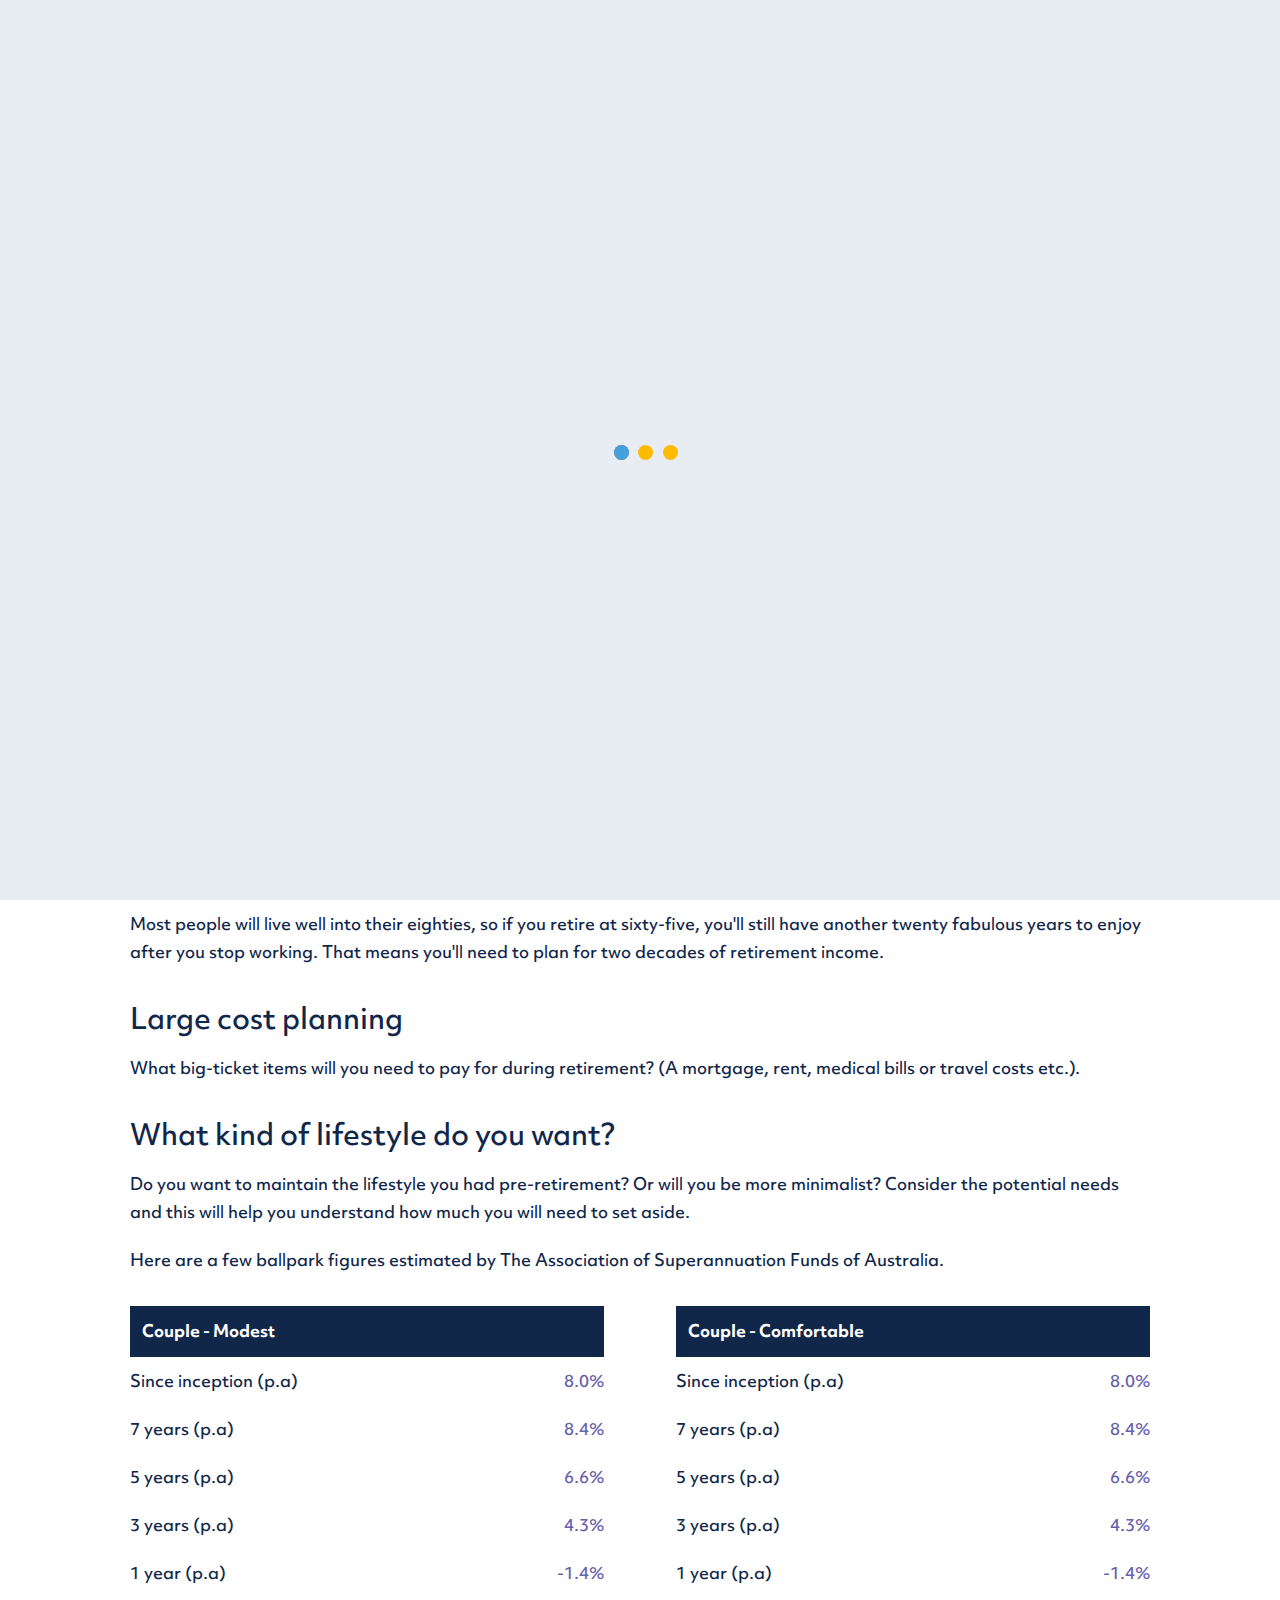
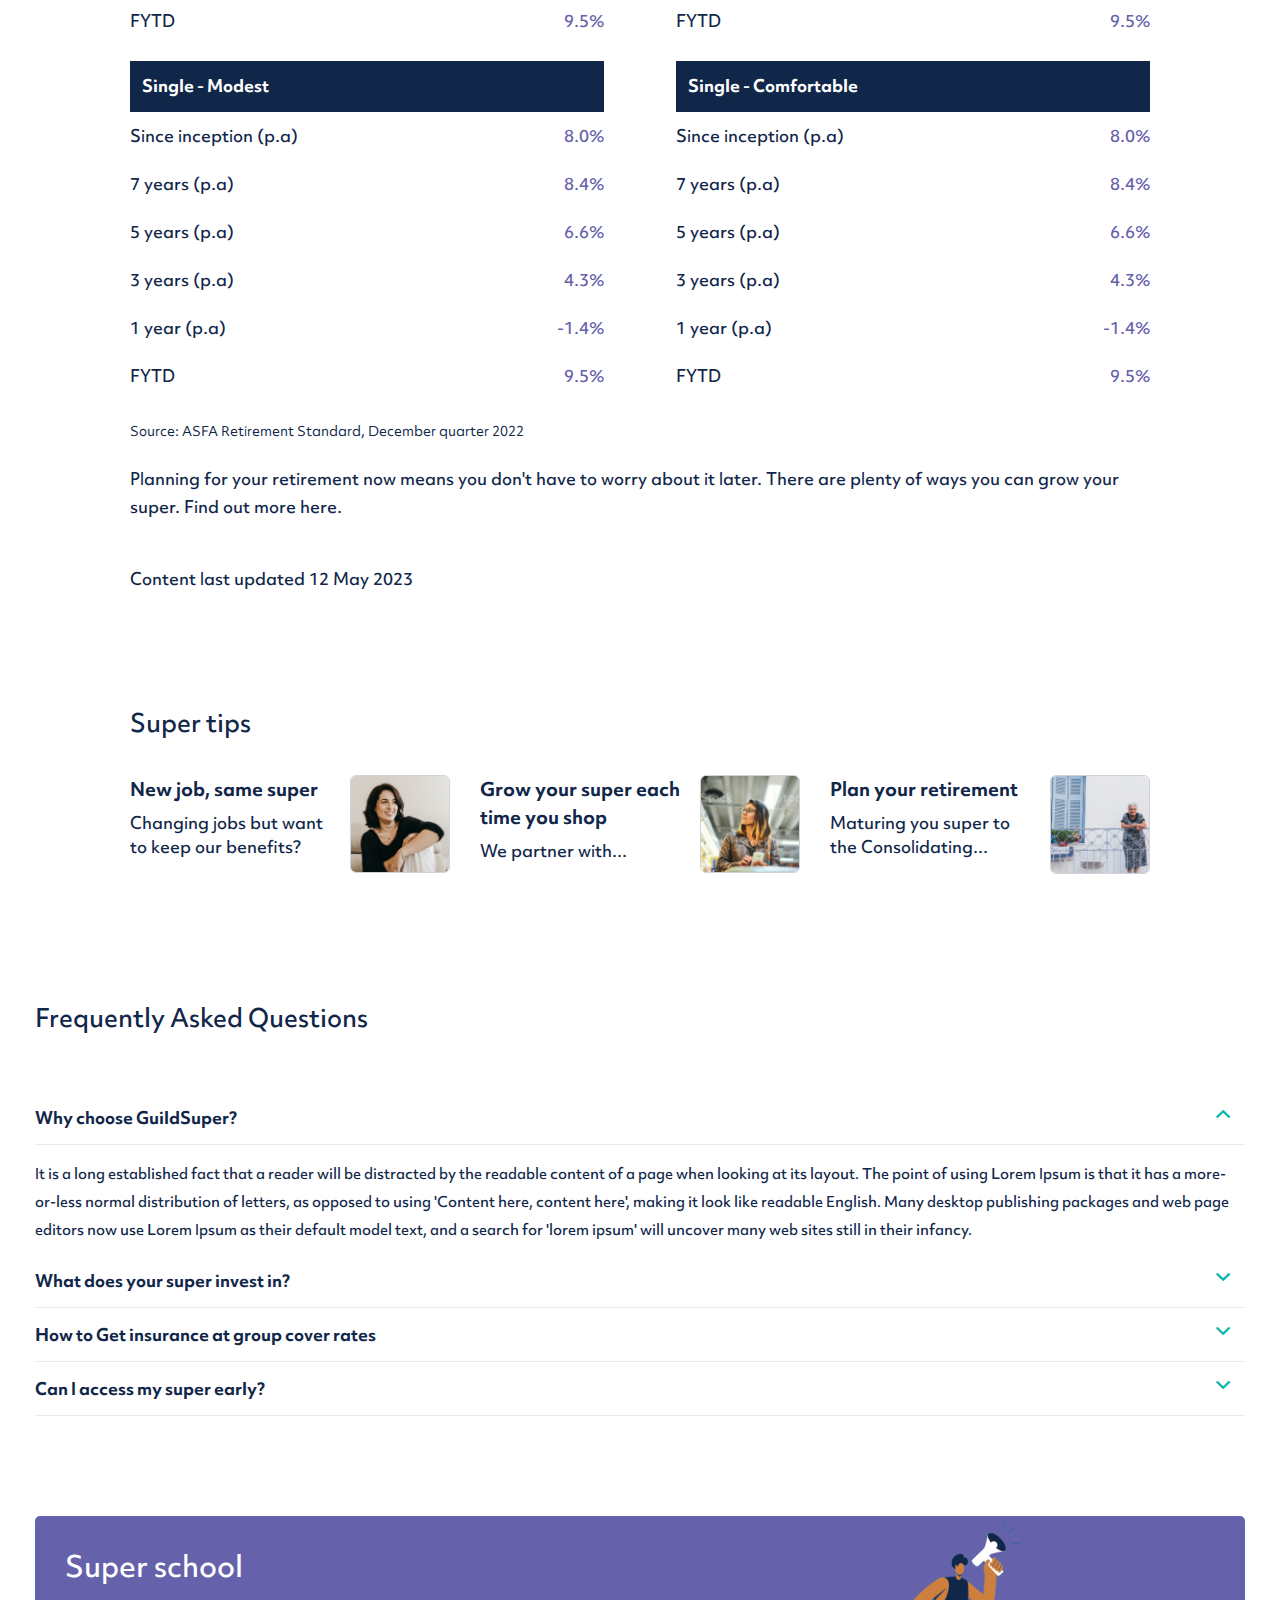
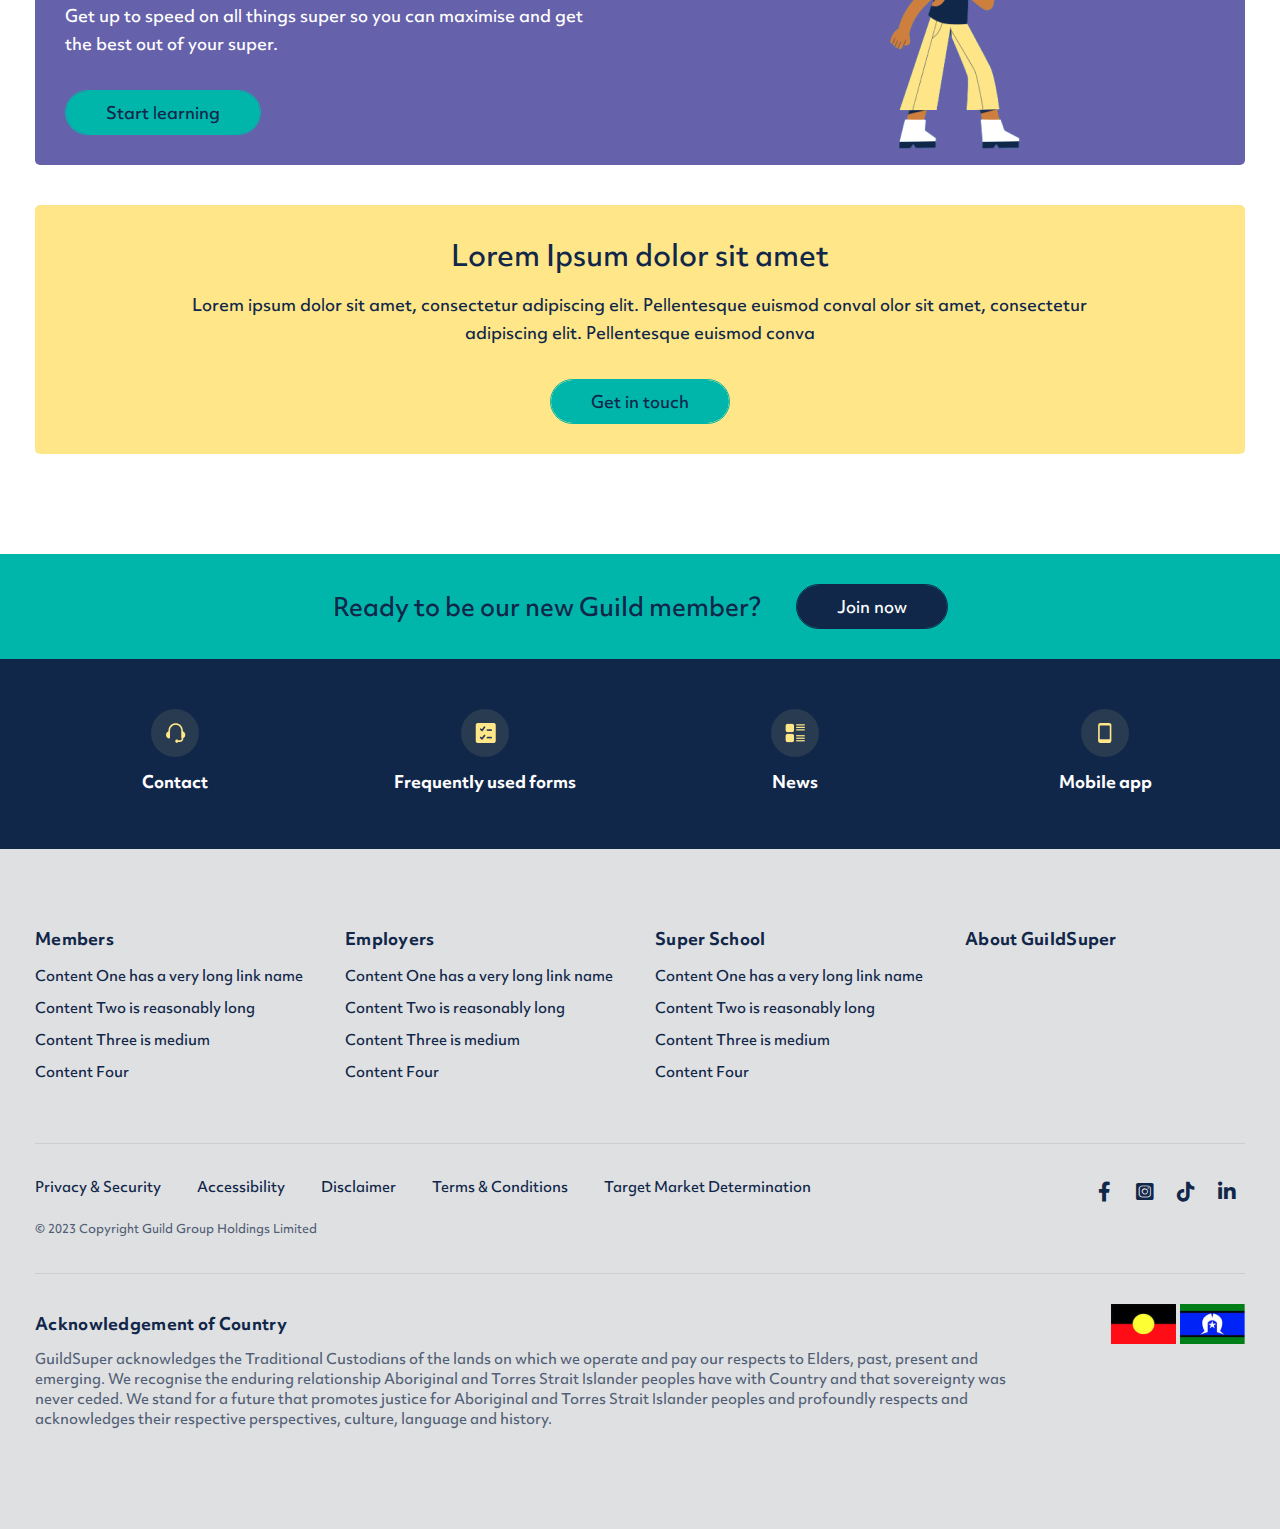
<file: content-how-much-super-do-i-need.html>
<!DOCTYPE html>
<html lang="en">
<head>
<!-- Meta -->
<meta charset="utf-8">
<meta http-equiv="X-UA-Compatible" content="IE=edge">
<meta name="viewport" content="width=device-width, initial-scale=1">
<meta http-equiv="Access-Control-Allow-Origin" content="*"/>

<!-- SITE TITLE -->
<title> GuildSuper Content How much super do I need?</title>

<!-- Favicon Icon -->
<link rel="shortcut icon" type="image/x-icon" href="assets/images/favicon.png">
<!-- Animation CSS -->
<link rel="stylesheet" href="assets/css/animate.css">	
<!-- Latest Bootstrap min CSS -->
<link rel="stylesheet" href="assets/bootstrap/css/bootstrap.min.css">
<!-- Font -->
<link href="" rel="stylesheet">
<!-- Icon Font CSS -->
<link rel="stylesheet" href="assets/css/ionicons.min.css">
<link rel="stylesheet" href="assets/css/all.min.css">

<!-- <link rel="stylesheet" href="assets/css/linearicons.css"> -->
<!--- owl carousel CSS-->
<link rel="stylesheet" href="assets/owlcarousel/css/owl.carousel.min.css">
<link rel="stylesheet" href="assets/owlcarousel/css/owl.theme.css">
<link rel="stylesheet" href="assets/owlcarousel/css/owl.theme.default.min.css">

<link rel="stylesheet" href="assets/css/slick.css">
<link rel="stylesheet" href="assets/css/slick-theme.css">

<!-- Magnific Popup CSS -->
<link rel="stylesheet" href="assets/css/magnific-popup.css">

<!-- video-js CSS -->
<link rel="stylesheet" href="assets/css/video-js.css" >

<!-- Style CSS -->
<link rel="stylesheet" href="assets/css/style.css">
<link rel="stylesheet" href="assets/css/responsive.css">
</head>

<body>

<!-- LOADER -->
<div class="preloader">
	<div class="loader-section section-top"></div>
    <div class="lds-ellipsis">
    	<span></span>
        <span></span>
        <span></span>
        <span></span>
    </div>
    <div class="loader-section section-bottom"></div>
</div>
<!-- END LOADER --> 


<!-- START HEADER -->
<header class="header_wrap fixed-top dark_skin main_menu_size_16 ">
	<div class="top-header">
        <div class="container">
            <div class="row justify-content-end">
                <div class="col-lg-6 col-md-7 col-5">
                	<div class="d-flex align-items-center justify-content-end">
                    	<ul class="header_list">
                            <li><a href="#"><img src="assets/images/join_icon.png" alt=""><span> Join </span></a></li>
                            <li><a href="#"><img src="assets/images/mail_icon.png" alt=""><span> Contact </span></a></li>
                            <li><a href="#"><img src="assets/images/guildsuper_icon.png" alt=""><span> About GuildSuper </span></a></li>
                            <li><a href="#"><img src="assets/images/employers_icon.png" alt=""><span> Employers </span></a></li>
						</ul>
                    </div>
                </div>
            </div>
        </div>
    </div>
    <div class="bottom-header">
        <div class="container">
            <nav class="navbar navbar-expand-lg"> 
            	<button class="navbar-toggler" type="button" data-toggle="collapse" data-target="#navbarSupportedContent" aria-expanded="false"> 
                    <span class="ion-android-menu"></span>
                </button>
                <a class="navbar-brand" href="index.html">
                    <img class="logo_dark" src="assets/images/logo_dark.png" alt="logo" />
                </a>
                
                <div class="collapse navbar-collapse justify-content-center" id="navbarSupportedContent">
                    <ul class="navbar-nav">
                        <li class="dropdown dropdown-mega-menu">
                            <a data-toggle="dropdown" class="nav-link dropdown-toggle " href="#"> Superannuation </a>
                            <div class="dropdown-menu">
                            	<div class="container"> 
                                    <ul class="mega-menu d-lg-flex">
                                        <li class="mega-menu-col col-lg">
                                            <ul> 
                                                <li><a class="dropdown-item nav-link nav_item" href="#"><span class="menu_icon"><img src="assets/images/menu_icon.png" alt="menu" /></span> <span> Becoming a member </span> <span class="menu_desc"> Lorem ipsum dolor sit amet, consectetur adipiscing elit, sed. </span></a></li>
                                                <li><a class="dropdown-item nav-link nav_item" href="#"><span class="menu_icon"><img src="assets/images/menu_icon.png" alt="menu" /></span> <span> Understanding super </span> <span class="menu_desc"> Lorem ipsum dolor sit amet, consectetur adipiscing elit, sed. </span></a></li>
                                            </ul>
                                        </li>
                                        <li class="mega-menu-col col-lg">
                                            <ul>
                                                <li><a class="dropdown-item nav-link nav_item" href="#"><span class="menu_icon"><img src="assets/images/menu_icon.png" alt="menu" /></span> <span> Accessing your account </span> <span class="menu_desc"> Lorem ipsum dolor sit amet, consectetur adipiscing elit, sed. </span></a></li>
                                                <li><a class="dropdown-item nav-link nav_item" href="#"><span class="menu_icon"><img src="assets/images/menu_icon.png" alt="menu" /></span> <span> Retirement </span> <span class="menu_desc"> Lorem ipsum dolor sit amet, consectetur adipiscing elit, sed. </span></a></li>
                                            </ul>
                                        </li>
                                        <li class="mega-menu-col col-lg">
                                            <ul>
                                                <li><a class="dropdown-item nav-link nav_item" href="#"><span class="menu_icon"><img src="assets/images/menu_icon.png" alt="menu" /></span> <span> Super rewards </span> <span class="menu_desc"> Lorem ipsum dolor sit amet, consectetur adipiscing elit, sed. </span></a></li>
                                                <li><a class="dropdown-item nav-link nav_item" href="#"><span class="menu_icon"><img src="assets/images/menu_icon.png" alt="menu" /></span> <span> Resources & advice </span> <span class="menu_desc"> Lorem ipsum dolor sit amet, consectetur adipiscing elit, sed. </span></a></li>
                                            </ul>
                                        </li>
                                        <li class="mega-menu-col col-lg-4 header_banner_wrap">
                                            <div class="header_banner">
                                                <div class="col-12 ">
                                                    <div class="header_banner_content bg_light_green">
                                                        <div class="cta_text">
                                                            <div class="heading_s1 title_normal">
                                                                <h5> Speak to our friendly consultants </h5>
                                                            </div>
                                                        </div>
                                                        <div class="cta_button">
                                                            <a class="btn btn-fill-out-dark btn-radius" href="#"> Call now </a>
                                                        </div>
                                                    </div>
                                                </div>
                                            </div>
                                        </li>
                                    </ul>
                                </div>
                            </div>   
                        </li>
                        <li class="dropdown dropdown-mega-menu">
                            <a class="dropdown-toggle nav-link" href="#" data-toggle="dropdown"> Investments </a>
                            <div class="dropdown-menu">
                            	<div class="container"> 
                                    <ul class="mega-menu d-lg-flex">
                                        <li class="mega-menu-col col-lg">
                                            <ul> 
                                                <li><a class="dropdown-item nav-link nav_item" href="#"><span class="menu_icon"><img src="assets/images/menu_icon.png" alt="menu" /></span> <span> Becoming a member </span> <span class="menu_desc"> Lorem ipsum dolor sit amet, consectetur adipiscing elit, sed. </span></a></li>
                                                <li><a class="dropdown-item nav-link nav_item" href="#"><span class="menu_icon"><img src="assets/images/menu_icon.png" alt="menu" /></span> <span> Understanding super </span> <span class="menu_desc"> Lorem ipsum dolor sit amet, consectetur adipiscing elit, sed. </span></a></li>
                                            </ul>
                                        </li>
                                        <li class="mega-menu-col col-lg">
                                            <ul>
                                                <li><a class="dropdown-item nav-link nav_item" href="#"><span class="menu_icon"><img src="assets/images/menu_icon.png" alt="menu" /></span> <span> Accessing your account </span> <span class="menu_desc"> Lorem ipsum dolor sit amet, consectetur adipiscing elit, sed. </span></a></li>
                                                <li><a class="dropdown-item nav-link nav_item" href="#"><span class="menu_icon"><img src="assets/images/menu_icon.png" alt="menu" /></span> <span> Retirement </span> <span class="menu_desc"> Lorem ipsum dolor sit amet, consectetur adipiscing elit, sed. </span></a></li>
                                            </ul>
                                        </li>
                                        <li class="mega-menu-col col-lg">
                                            <ul>
                                                <li><a class="dropdown-item nav-link nav_item" href="#"><span class="menu_icon"><img src="assets/images/menu_icon.png" alt="menu" /></span> <span> Super rewards </span> <span class="menu_desc"> Lorem ipsum dolor sit amet, consectetur adipiscing elit, sed. </span></a></li>
                                                <li><a class="dropdown-item nav-link nav_item" href="#"><span class="menu_icon"><img src="assets/images/menu_icon.png" alt="menu" /></span> <span> Resources & advice </span> <span class="menu_desc"> Lorem ipsum dolor sit amet, consectetur adipiscing elit, sed. </span></a></li>
                                            </ul>
                                        </li>
                                        <li class="mega-menu-col col-lg-4">
                                            <div class="header_banner">
                                                <div class="col-12 ">
                                                    <div class="header_banner_content bg_light_green">
                                                        <div class="cta_text">
                                                            <div class="heading_s1 title_normal">
                                                                <h5> Speak to our friendly consultants </h5>
                                                            </div>
                                                        </div>
                                                        <div class="cta_button">
                                                            <a class="btn btn-fill-out-dark btn-radius" href="#"> Call now </a>
                                                        </div>
                                                    </div>
                                                </div>
                                            </div>
                                        </li>
                                    </ul>
                                </div>
                            </div>
                        </li>
                        <li class="dropdown">
                            <a class="dropdown-toggle nav-link" href="#" data-toggle="dropdown"> Tools and Resources </a>
                            <div class="dropdown-menu">
                                <ul>
                                    <li>
                                        <a class="dropdown-item menu-link dropdown-toggler" href="#">Products</a>
                                        <div class="dropdown-menu">
                                            <ul> 
                                                <li><a class="dropdown-item nav-link nav_item" href="#">Sub menu header</a></li>
                                                <li><a class="dropdown-item nav-link nav_item" href="#">Sub menu header</a></li>
                                                <li><a class="dropdown-item nav-link nav_item" href="#">Sub menu header</a></li>
                                                <li><a class="dropdown-item nav-link nav_item" href="#">Sub menu</a></li>
                                                <li><a class="dropdown-item nav-link nav_item" href="#">Sub menu header</a></li>
                                                <li><a class="dropdown-item nav-link nav_item" href="#">Sub menu dropdown </a></li>
                                                <li><a class="dropdown-item nav-link nav_item" href="#">Sub menu dropdown </a></li>
                                                <li><a class="dropdown-item nav-link nav_item" href="#">Sub menu dropdown </a></li>
                                                <li><a class="dropdown-item nav-link nav_item" href="#">Sub menu</a></li>
                                                <li><a class="dropdown-item nav-link nav_item" href="#">dropdown Sub menu</a></li> 
                                                <li><a class="dropdown-item nav-link nav_item" href="#">dropdown Sub menu</a></li> 
                                            </ul>
                                        </div>
                                    </li>
                                    <li>
                                        <a class="dropdown-item menu-link dropdown-toggler" href="#">Dropdown Menu</a>
                                        <div class="dropdown-menu">
                                            <ul> 
                                                <li><a class="dropdown-item nav-link nav_item" href="#">Sub menu </a></li>
                                                <li><a class="dropdown-item nav-link nav_item" href="#">Sub menu Style </a></li>
                                                <li><a class="dropdown-item nav-link nav_item" href="#">Sub menu </a></li>
                                                <li><a class="dropdown-item nav-link nav_item" href="#">Sub menu Style </a></li>
                                                <li><a class="dropdown-item nav-link nav_item" href="#">Sub menu </a></li>
                                                <li><a class="dropdown-item nav-link nav_item" href="#">Sub menu Style </a></li>
                                                <li><a class="dropdown-item nav-link nav_item" href="#">Sub menu </a></li>
                                                <li><a class="dropdown-item nav-link nav_item" href="#">Sub menu Style </a></li>
                                            </ul>
                                        </div>
                                    </li>
                                    <li>
                                        <a class="dropdown-item menu-link dropdown-toggler" href="#">Dropdown Menu</a>
                                        <div class="dropdown-menu">
                                            <ul> 
                                                <li><a class="dropdown-item nav-link nav_item" href="#">Dropdown Style</a></li>
                                                <li><a class="dropdown-item nav-link nav_item" href="#">Dropdown Style</a></li>
                                                <li><a class="dropdown-item nav-link nav_item" href="#">Dropdown Style</a></li>
                                                <li><a class="dropdown-item nav-link nav_item" href="#">Dropdown Style</a></li>
                                                <li><a class="dropdown-item nav-link nav_item" href="#">Dropdown Style</a></li>
                                                <li><a class="dropdown-item nav-link nav_item" href="#">Dropdown Style</a></li>
                                                <li><a class="dropdown-item nav-link nav_item" href="#">Dropdown Style</a></li>
                                                <li><a class="dropdown-item nav-link nav_item" href="#">Dropdown Style</a></li>
                                            </ul>
                                        </div>
                                    </li>
                                    <li>
                                        <a class="dropdown-item menu-link dropdown-toggler" href="#">Dropdown Panel</a>
                                        <div class="dropdown-menu">
                                            <ul> 
                                                <li><a class="dropdown-item nav-link nav_item" href="#">Dropdown Side</a></li>
                                                <li><a class="dropdown-item nav-link nav_item" href="#">Dropdown Side</a></li>
                                                <li><a class="dropdown-item nav-link nav_item" href="#">Dropdown Side</a></li>
                                                <li><a class="dropdown-item nav-link nav_item" href="#">Dropdown Side</a></li>
                                                <li><a class="dropdown-item nav-link nav_item" href="#">Dropdown </a></li>
                                            </ul>
                                        </div>
                                    </li>
                                </ul>
                            </div>
                        </li>
                        <li class="dropdown dropdown-mega-menu">
                            <a class="dropdown-toggle nav-link" href="#" data-toggle="dropdown"> Learning Centre </a>
                            <div class="dropdown-menu">
                            	<div class="container"> 
                                    <ul class="mega-menu d-lg-flex">
                                        <li class="mega-menu-col col-lg">
                                            <ul> 
                                                <li><a class="dropdown-item nav-link nav_item" href="#"><span class="menu_icon"><img src="assets/images/menu_icon.png" alt="menu" /></span> <span> Becoming a member </span> <span class="menu_desc"> Lorem ipsum dolor sit amet, consectetur adipiscing elit, sed. </span></a></li>
                                                <li><a class="dropdown-item nav-link nav_item" href="#"><span class="menu_icon"><img src="assets/images/menu_icon.png" alt="menu" /></span> <span> Understanding super </span> <span class="menu_desc"> Lorem ipsum dolor sit amet, consectetur adipiscing elit, sed. </span></a></li>
                                            </ul>
                                        </li>
                                        <li class="mega-menu-col col-lg">
                                            <ul>
                                                <li><a class="dropdown-item nav-link nav_item" href="#"><span class="menu_icon"><img src="assets/images/menu_icon.png" alt="menu" /></span> <span> Accessing your account </span> <span class="menu_desc"> Lorem ipsum dolor sit amet, consectetur adipiscing elit, sed. </span></a></li>
                                                <li><a class="dropdown-item nav-link nav_item" href="#"><span class="menu_icon"><img src="assets/images/menu_icon.png" alt="menu" /></span> <span> Retirement </span> <span class="menu_desc"> Lorem ipsum dolor sit amet, consectetur adipiscing elit, sed. </span></a></li>
                                            </ul>
                                        </li>
                                        <li class="mega-menu-col col-lg">
                                            <ul>
                                                <li><a class="dropdown-item nav-link nav_item" href="#"><span class="menu_icon"><img src="assets/images/menu_icon.png" alt="menu" /></span> <span> Super rewards </span> <span class="menu_desc"> Lorem ipsum dolor sit amet, consectetur adipiscing elit, sed. </span></a></li>
                                                <li><a class="dropdown-item nav-link nav_item" href="#"><span class="menu_icon"><img src="assets/images/menu_icon.png" alt="menu" /></span> <span> Resources & advice </span> <span class="menu_desc"> Lorem ipsum dolor sit amet, consectetur adipiscing elit, sed. </span></a></li>
                                            </ul>
                                        </li>
                                        <li class="mega-menu-col col-lg-4">
                                            <div class="header_banner">
                                                <div class="col-12 ">
                                                    <div class="header_banner_content bg_light_green">
                                                        <div class="cta_text">
                                                            <div class="heading_s1 title_normal">
                                                                <h5> Speak to our friendly consultants </h5>
                                                            </div>
                                                        </div>
                                                        <div class="cta_button">
                                                            <a class="btn btn-fill-out-dark btn-radius" href="#"> Call now </a>
                                                        </div>
                                                    </div>
                                                </div>
                                            </div>
                                        </li>
                                    </ul>
                                </div>
                            </div>
                        </li>
                    </ul>
                    <div class="mobile_menu">
                    	<ul class="header_list">
                            <li><a href="#"><img src="assets/images/join_icon.png" alt=""><span> Join </span></a></li>
                            <li><a href="#"><img src="assets/images/mail_icon.png" alt=""><span> Contact </span></a></li>
                            <li><a href="#"><img src="assets/images/guildsuper_icon.png" alt=""><span> About GuildSuper </span></a></li>
                            <li><a href="#"><img src="assets/images/employers_icon.png" alt=""><span> Employers </span></a></li>
						</ul>
                    </div>
                </div>
                <div class="navbar-nav attr-nav align-items-center">
                	<li><a href="demo-medical/appointment.html" class="btn btn-fill-out btn-radius btn-sm" data-toggle="modal" data-target="#exampleModal"> Log in </a> </li>
                    <li><a href="javascript:void(0);" class="nav-link search_trigger"><i class="ion-ios-search-strong"></i></a>
                        <div class="search_wrap">
                            <span class="close-search"><i class="ion-ios-close-empty"></i></span>
                            <form>
                                <input type="text" placeholder="Search" class="form-control" id="search_input">
                                <button type="submit" class="search_icon"><i class="ion-ios-search-strong"></i></button>
                            </form>
                        </div>
                    </li>
                </div>
            </nav>
        </div>
    </div>
</header>
<!-- END HEADER -->

<div class="pt_20 pb_20">
    <div class="container">
        <div class="row">
            <div class="col-12">
                <div class="back_link">
                    <a href="#"><i class="ion-chevron-left"></i> Back to Your Superannuation </a>
                </div>
            </div>
        </div>
    </div>
</div>

<!-- START SECTION Page Title -->
<div class="banner_section slide_small page_title_light overlay_bg_30 background_bg" data-img-src="assets/images/breadcrumb_bg.jpg">
	<div class="banner_slide_content">
        <div class="container">
            <div class="row align-items-center">
                <div class="col-12">
                    <div class="banner_content text-center text_white">
                        <h2> How much super do I need? </h2>
                    </div>
                </div>
            </div>
        </div>
    </div>
</div>
<!-- END SECTION BREADCRUMB -->


<div class="section py-0">
	<div class="simple_text_reading">
    	<div class="mobile_toggle"> More reading options </div>
        <div class="small_container">
        	<div class="row">
                <div class="col-12">
                    <div class="simple_reading">
                        <div class="simple_reading_text">
                            <span><strong>Simple text</strong> </span>
                            <span>Clearer descriptions for easier reading. </span> 
                        </div>
                        <div class="form_switch off">
                            <span class="switch_text off">Off</span>
                            <span class="toggle_switch">
                              <input type="checkbox" name="toggle1" class="ToggleSwitch" id="ToggleSwitch">
                              <label for="toggle1"></label>
                            </span>
                            <span class="switch_text on">On</span>
                        </div>
                    </div>
                </div>
			</div>
        </div>
    </div>
</div>    




<!-- START SECTION text --> 
<div class="section small_pt pb_40">
	<div class="small_container">
    	<div class="row">
        	<div class="col-md-12">
            	<div class="heading_s1">
                	<h2> Find out how much super you will need to live your best life. </h2>
                </div>
                <div class="heading_s1 title_normal">
                	<h3> The big picture </h3>
                    <p> Most people will live well into their eighties, so if you retire at sixty-five, you'll still have another twenty fabulous years to enjoy after you stop working. That means you'll need to plan for two decades of retirement income. </p>
                </div>
                <div class="heading_s1 title_normal">
                	<h3> Large cost planning </h3>
                    <p> What big-ticket items will you need to pay for during retirement? (A mortgage, rent, medical bills or travel costs etc.). </p>
                </div>
                <div class="heading_s1 title_normal">
                	<h3> What kind of lifestyle do you want? </h3>
                    <p>Do you want to maintain the lifestyle you had pre-retirement? Or will you be more minimalist? Consider the potential needs and this will help you understand how much you will need to set aside.</p>
                    <p> Here are a few ballpark figures estimated by The Association of Superannuation Funds of Australia. </p>
                </div>
            </div>
        </div>
        <div class="row big_spacing">
        	<div class="col-md-6">
            	<div class="table-responsive-md">
					<table class="table">
                      <thead class="thead-dark-blue">
                        <tr>
                          <th colspan="2"> Couple - Modest </th>
                        </tr>
                      </thead>
                      <tbody>
                        <tr>
                          <td>Since inception (p.a)</td>
                          <td>8.0%</td>
                        </tr>
                        <tr>
                          <td>7 years (p.a)</td>
                          <td>8.4%</td>
                        </tr>
                        <tr>
                          <td>5 years (p.a)</td>
                          <td>6.6%</td>
                        </tr>
                        <tr>
                          <td>3 years (p.a)</td>
                          <td>4.3%</td>
                        </tr>
                        <tr>
                          <td>1 year (p.a)</td>
                          <td>-1.4%</td>
                        </tr>
                        <tr>
                          <td>FYTD</td>
                          <td>9.5%</td>
                        </tr>
                      </tbody>
                    </table>
                </div>
            </div>
            <div class="col-md-6">
            	<div class="table-responsive-md">
					<table class="table">
                      <thead class="thead-dark-blue">
                        <tr>
                          <th colspan="2">Couple - Comfortable </th>
                        </tr>
                      </thead>
                      <tbody>
                        <tr>
                          <td>Since inception (p.a)</td>
                          <td>8.0%</td>
                        </tr>
                        <tr>
                          <td>7 years (p.a)</td>
                          <td>8.4%</td>
                        </tr>
                        <tr>
                          <td>5 years (p.a)</td>
                          <td>6.6%</td>
                        </tr>
                        <tr>
                          <td>3 years (p.a)</td>
                          <td>4.3%</td>
                        </tr>
                        <tr>
                          <td>1 year (p.a)</td>
                          <td>-1.4%</td>
                        </tr>
                        <tr>
                          <td>FYTD</td>
                          <td>9.5%</td>
                        </tr>
                      </tbody>
                    </table>
                </div>
            </div>
            <div class="col-md-6">
            	<div class="table-responsive-md">
					<table class="table">
                      <thead class="thead-dark-blue">
                        <tr>
                          <th colspan="2"> Single - Modest </th>
                        </tr>
                      </thead>
                      <tbody>
                        <tr>
                          <td>Since inception (p.a)</td>
                          <td>8.0%</td>
                        </tr>
                        <tr>
                          <td>7 years (p.a)</td>
                          <td>8.4%</td>
                        </tr>
                        <tr>
                          <td>5 years (p.a)</td>
                          <td>6.6%</td>
                        </tr>
                        <tr>
                          <td>3 years (p.a)</td>
                          <td>4.3%</td>
                        </tr>
                        <tr>
                          <td>1 year (p.a)</td>
                          <td>-1.4%</td>
                        </tr>
                        <tr>
                          <td>FYTD</td>
                          <td>9.5%</td>
                        </tr>
                      </tbody>
                    </table>
                </div>
            </div>
            <div class="col-md-6">
            	<div class="table-responsive-md">
					<table class="table">
                      <thead class="thead-dark-blue">
                        <tr>
                          <th colspan="2"> Single - Comfortable </th>
                        </tr>
                      </thead>
                      <tbody>
                        <tr>
                          <td>Since inception (p.a)</td>
                          <td>8.0%</td>
                        </tr>
                        <tr>
                          <td>7 years (p.a)</td>
                          <td>8.4%</td>
                        </tr>
                        <tr>
                          <td>5 years (p.a)</td>
                          <td>6.6%</td>
                        </tr>
                        <tr>
                          <td>3 years (p.a)</td>
                          <td>4.3%</td>
                        </tr>
                        <tr>
                          <td>1 year (p.a)</td>
                          <td>-1.4%</td>
                        </tr>
                        <tr>
                          <td>FYTD</td>
                          <td>9.5%</td>
                        </tr>
                      </tbody>
                    </table>
                </div>
            </div>
		</div>  
        <div class="row">
        	<div class="col-12">
            	<p><small> Source: ASFA Retirement Standard, December quarter 2022</small>
            </div>
            <div class="col-12">
            	<p> Planning for your retirement now means you don't have to worry about it later. There are plenty of ways you can grow your super. Find out more here. </p>
            </div>
            <div class="col-12 mt-4">
            	<p> Content last updated 12 May 2023 </p>
            </div>
        </div>
    </div>
</div>
<!-- END SECTION text -->


<!-- STAT SECTION blog --> 
<div class="section small_pt small_pb">
	<div class="small_container">
    	<div class="row">
        	<div class="col-md-12">
            	<div class="heading_s1 title_normal">
                	<h4> Super tips</h4>
                </div>
            </div>
        </div>
    	<div class="row">
			<div class="col-lg-4 col-md-6 col-sm-6">
            	<div class="blog_list">
                    <div class="post_content">
                        <h5><a href="#"> New job, same super </a></h5>
                        <p> Changing jobs but want to keep our benefits?  </p>
                    </div>
                    <div class="post_img">
                        <a href="#"><img src="assets/images/New-job-super.jpg" alt="letest_post1"></a>
                    </div>
                </div>
            </div>
            <div class="col-lg-4 col-md-6 col-sm-6">
            	<div class="blog_list">
                    <div class="post_content">
                        <h5><a href="#"> Grow your super each time you shop </a></h5>
                        <p> We partner with...  </p>
                    </div>
                    <div class="post_img">
                        <a href="#"><img src="assets/images/Grow-time-shop.jpg" alt="letest_post1"></a>
                    </div>
                </div>
            </div>
           <div class="col-lg-4 col-md-6 col-sm-6">
            	<div class="blog_list">
                    <div class="post_content">
                        <h5><a href="#"> Plan your retirement </a></h5>
                        <p> Maturing you super to the Consolidating...  </p>
                    </div>
                    <div class="post_img">
                        <a href="#"><img src="assets/images/Plan-retirement.jpg" alt="letest_post1"></a>
                    </div>
                </div>
            </div>
        </div>
	</div>
</div>
<!-- END SECTION blog -->


<!-- STAT SECTION FAQ --> 
<div class="section small_pt small_pb">
	<div class="container">
    	<div class="row">
            <div class="col-md-12">
                <div class="heading_s1 title_normal pb_20">
                    <h4> Frequently Asked Questions </h4>
                </div>
            </div>
        </div>
    	<div class="row">
        	<div class="col-md-12">
            	<div id="accordion" class="accordion accordion_style1">
                    <div class="card">
                        <div class="card-header" id="headingOne">
                            <h6 class="mb-0"> <a class="collapsed" data-toggle="collapse" href="#collapseOne" aria-expanded="true" aria-controls="collapseOne"> Why choose GuildSuper? </a> </h6>
                          </div>
                          <div id="collapseOne" class="collapse show" aria-labelledby="headingOne" data-parent="#accordion">
                            <div class="card-body">
                            	<p>It is a long established fact that a reader will be distracted by the readable content of a page when looking at its layout. The point of using Lorem Ipsum is that it has a more-or-less normal distribution of letters, as opposed to using 'Content here, content here', making it look like readable English. Many desktop publishing packages and web page editors now use Lorem Ipsum as their default model text, and a search for 'lorem ipsum' will uncover many web sites still in their infancy.</p>
                            </div>
                        </div>
                    </div>
                    <div class="card">
						<div class="card-header" id="headingTwo">
                        	<h6 class="mb-0"> <a class="collapsed" data-toggle="collapse" href="#collapseTwo" aria-expanded="false" aria-controls="collapseTwo"> What does your super invest in? </a> </h6>
						</div>
						<div id="collapseTwo" class="collapse" aria-labelledby="headingTwo" data-parent="#accordion">
                        	<div class="card-body"> 
                        		<p>There are many variations of passages of Lorem Ipsum available, but the majority have suffered alteration in some form, by injected humour, or randomised words which don't look even slightly believable. If you are going to use a passage of Lorem Ipsum, you need to be sure there isn't anything embarrassing hidden in the middle of text.</p>
                        		<p>All the Lorem Ipsum generators on the Internet tend to repeat predefined chunks as necessary, making this the first true generator on the Internet. It uses a dictionary of over 200 Latin words, combined with a handful of model sentence structures, to generate Lorem Ipsum which looks reasonable. The generated Lorem Ipsum is therefore always free from repetition, injected humour, or non-characteristic words etc.</p>
                            </div>
                        </div>
                    </div>
                    <div class="card">
						<div class="card-header" id="headingThree">
                        	<h6 class="mb-0"> <a class="collapsed" data-toggle="collapse" href="#collapseThree" aria-expanded="false" aria-controls="collapseThree"> How to Get insurance at group cover rates </a> </h6>
						</div>
						<div id="collapseThree" class="collapse" aria-labelledby="headingThree" data-parent="#accordion">
							<div class="card-body"> 
                            	<p> At GuildSuper you have access to Death, Total and Permanent Disablement and Income Protection insurance cover that protects you and your family in case of illness, injury or death. </p>
                                <p> By having cover though super, insurance costs are deducted from your super account, not your take-home pay. See <a href="#"> insurance. </a></p>
                        	</div>
                      	</div>
                    </div>
                    <div class="card">
						<div class="card-header" id="headingFour">
                        	<h6 class="mb-0"> <a class="collapsed" data-toggle="collapse" href="#collapseFour" aria-expanded="false" aria-controls="collapseFour"> Can I access my super early? </a> </h6>
                      	</div>
                      	<div id="collapseFour" class="collapse" aria-labelledby="headingFour" data-parent="#accordion">
							<div class="card-body"> 
                            	<p>At vero eos et accusamus et iusto odio dignissimos ducimus qui blanditiis praesentium voluptatum deleniti atque corrupti quos dolores et quas molestias excepturi sint occaecati cupiditate non provident, similique sunt in culpa qui officia deserunt mollitia animi, id est laborum et dolorum fuga.</p>
                        		<p>Et harum quidem rerum facilis est et expedita distinctio. Nam libero tempore, cum soluta nobis est eligendi optio cumque nihil impedit quo minus id quod maxime placeat facere possimus, omnis voluptas assumenda est, omnis dolor repellendus. Temporibus autem quibusdam et aut officiis debitis aut rerum necessitatibus saepe eveniet ut et voluptates repudiandae sint et molestiae non recusandae.</p>
                        		<ul class="list_style1">
                                    <li>The standard chunk of Lorem Ipsum below for those interested</li>
                                    <li>Nemo enim ipsam voluptatem quia voluptas sit aspernatur aut odit aut fugi</li>
                                    <li>Et harum quidem rerum facilis est et expedita distinctio</li>
                                    <li>Itaque earum rerum hic tenetur a sapiente delectus, ut aut reiciendis voluptatibus maiores</li>
                                    <li>when our power of choice is untrammelled and when nothing prevents</li>
                            	</ul>
                        	</div>
                      	</div>
                    </div>
                    
              	</div>
            </div>
        </div>
    </div>
</div>
<!-- END SECTION FAQ -->

<!-- START SECTION CALL TO ACTION -->
<div class="section section small_pt pb_20">
	<div class="container">
    	<div class="row">
        	<div class="col-12">
    			<div class="bg_purple radius_all_5">
                    <div class="row align-items-center">
                        <div class="col-lg-6">
                        	<div class="small_padding">
                                <div class="heading_s1 title_normal text_white">
                                    <h3> Super school </h3>
                                    <p> Get up to speed on all things super so you can maximise and get the best out of your super. </p>
                                </div>
                                <a class="btn btn-fill-out btn-radius" href="#"> Start learning </a>
                            </div>
                        </div>
                        <div class="col-lg-6">
                            <div class="text-center">
                                <img src="assets/images/CTA_super-works.png" alt="super-works">
                            </div>
                        </div>
                    </div>
        		</div>
                
            </div>
        </div>
    </div>
</div>
<!-- END SECTION CALL TO ACTION -->

<!-- START SECTION CALL TO ACTION -->
<div class="section pt_20">
	<div class="container">
    	<div class="row flex-row-reverse">
        	<div class="col-12">
    			<div class="bg_yellow radius_all_5">
                    <div class="row justify-content-center">
                    	<div class="col-lg-10">
                        	<div class="small_padding text-center">
                                <div class="heading_s1 title_normal">
                                    <h3> Lorem Ipsum dolor sit amet </h3>
                                    <p> Lorem ipsum dolor sit amet, consectetur adipiscing elit. Pellentesque euismod conval olor sit amet, consectetur adipiscing elit. Pellentesque euismod conva </p>
                                </div>
                                <a class="btn btn-fill-out btn-radius" href="#"> Get in touch </a>
                            </div>
                        </div>
                    </div>
        		</div>
                
            </div>
        </div>
    </div>
</div>
<!-- END SECTION CALL TO ACTION -->

<!-- START SECTION CALL TO ACTION -->
<div class="section small_padding bg_light_green px-0">
	<div class="container">
    	<div class="row">
        	<div class="col-12 d-flex align-items-center justify-content-center">
                <div class="cta_text">
                    <div class="heading_s1 title_normal">
                        <h4> Ready to be our new Guild member? </h4>
                    </div>
                </div>
                <div class="cta_button">
                    <a class="btn btn-fill-out-dark btn-radius" href="#"> Join now </a>
                </div>
            </div>
        </div>
    </div>
</div>
<!-- END SECTION CALL TO ACTION -->

<!-- START SECTION CALL TO ACTION -->
<div class="section bg_dark_blue pt_20 pb_20">
	<div class="container">
    	<div class="row justify-content-center">
        	<div class="col-lg-3 col-md-6">
            	<div class="icon_box icon_box_style10 text_white text-center mb-0">
                	<div class="icon">
                    	<img src="assets/images/contact-icon.png" alt="contact">
                    </div>
                    <div class="icon_box_content">
                    	<h6> Contact </h6>
                    </div>
                </div>
            </div>
            <div class="col-lg-3 col-md-6">
            	<div class="icon_box icon_box_style10 text_white text-center mb-0">
                	<div class="icon">
                    	<img src="assets/images/forms-icon.png" alt="Frequently used forms">
                    </div>
                    <div class="icon_box_content">
                    	<h6> Frequently used forms </h6>
                    </div>
                </div>
            </div>
            <div class="col-lg-3 col-md-6">
            	<div class="icon_box icon_box_style10 text_white text-center mb-0">
                	<div class="icon">
                    	<img src="assets/images/News-icon.png" alt="News">
                    </div>
                    <div class="icon_box_content">
                    	<h6> News </h6>
                    </div>
                </div>
            </div>
            <div class="col-lg-3 col-md-6">
            	<div class="icon_box icon_box_style10 text_white text-center mb-0">
                	<div class="icon">
                    	<img src="assets/images/Mobile-app-icon.png" alt="Mobile app">
                    </div>
                    <div class="icon_box_content">
                    	<h6> Mobile app </h6>
                    </div>
                </div>
            </div>
		</div>            
    </div>
</div>
<!-- END SECTION CALL TO ACTION -->






<!-- START FOOTER -->
<footer class="footer_gray">
	<div class="footer_top">
        <div class="container">
        	<div class="row">
                <div class="col-lg-3 col-md-6">
                	<div class="widget mobile_toogle">
                        <h6 class="widget_title"> Members </h6>
                        <ul class="widget_links">
                            <li><a href="#"> Content One has a very long link name </a></li>
                            <li><a href="#"> Content Two is reasonably long </a></li>
                            <li><a href="#"> Content Three is medium </a></li>
                            <li><a href="#"> Content Four </a></li>
                        </ul>
                    </div>
                </div>
                <div class="col-lg-3 col-md-6">
                	<div class="widget mobile_toogle">
                        <h6 class="widget_title"> Employers </h6>
                        <ul class="widget_links">
                            <li><a href="#"> Content One has a very long link name </a></li>
                            <li><a href="#"> Content Two is reasonably long </a></li>
                            <li><a href="#"> Content Three is medium </a></li>
                            <li><a href="#"> Content Four </a></li>
                        </ul>
                    </div>
                </div>
                <div class="col-lg-3 col-md-6">
                	<div class="widget mobile_toogle">
                        <h6 class="widget_title"> Super School </h6>
                        <ul class="widget_links">
                            <li><a href="#"> Content One has a very long link name </a></li>
                            <li><a href="#"> Content Two is reasonably long </a></li>
                            <li><a href="#"> Content Three is medium </a></li>
                            <li><a href="#"> Content Four </a></li>
                        </ul>
                    </div>
                </div>
                <div class="col-lg-3 col-md-6">
                	<div class="widget ">
                        <h6 class="widget_title"><a href="#"> About GuildSuper </a></h6>
                        
                    </div>
                </div>
                
            </div>
        </div>
	</div>        
    <div class="footer_center">
        <div class="container">
        	<div class="footer_center_border">
                <div class="row">
                    <div class="col-lg-9 col-md-10">
                        <div class="footer_menu">
                            <ul class="widget_links">
                                <li><a href="#"> Privacy & Security </a></li>
                                <li><a href="#"> Accessibility </a></li>
                                <li><a href="#"> Disclaimer </a></li>
                                <li><a href="#"> Terms & Conditions </a></li>
                                <li><a href="#"> Target Market Determination </a></li>
                            </ul>
                        </div>
                    </div>
                    <div class="col-lg-3 col-md-2">
                        <div class="text-left text-lg-right">
                            <ul class="social_icons rounded_social social_white social_style5">
                                <li><a href="#"><i class="fa-brands fa-facebook-f"></i></a></li>
                                <li><a href="#"><i class="fa-brands fa-square-instagram"></i></a></li>
                                <li><a href="#"><i class="fa-brands fa-tiktok"></i></a></li>
                                <li><a href="#"><i class="fa-brands fa-linkedin-in"></i></a></li>
                            </ul>
                        </div>
                    </div>
                </div>
                <div class="row">
                    <div class="col-12">
                        <div class="copyright_text">
                            <p> © 2023 Copyright Guild Group Holdings Limited </p>
                        </div>
                    </div>
                </div>
            </div>
        </div>
    </div>
    <div class="footer_bottom">
        <div class="container">
            <div class="row flex-row-reverse">
            	<div class="col-lg-2 col-md-2">
                	<div class="widget text-left text-lg-right">
                        <a href="#"><img src="assets/images/flag1.png" alt="flag"></a>
                        <a href="#"><img src="assets/images/flag2.png" alt="flag"></a>
                    </div>
                </div>
                <div class="col-lg-10 col-md-10">
                	<div class="widget">
                        <h6 class="widget_title"> Acknowledgement of Country </h6>
                        <p> GuildSuper acknowledges the Traditional Custodians of the lands on which we operate and pay our respects to Elders, past, present and emerging. We recognise the enduring relationship Aboriginal and Torres Strait Islander peoples have with Country and that sovereignty was never ceded. We stand for a future that promotes justice for Aboriginal and Torres Strait Islander peoples and profoundly respects and acknowledges their respective perspectives, culture, language and history. </p>
                    </div>
                </div>
                
            </div>
        </div>
    </div>
</footer>
<!-- END FOOTER -->


<a href="#" class="scrollup" style="display: none;"><i class="ion-ios-arrow-up"></i></a> 




<!-- Login Modal -->
<div class="login_modal modal fade" id="exampleModal" tabindex="-1" role="dialog" aria-hidden="true">
	<div class="modal-dialog modal-dialog-centered" role="document">
        <div class="modal-content">
			<div class="modal-body text-center">
            	<button type="button" class="close" data-dismiss="modal" aria-label="Close"> <span aria-hidden="true">&times;</span></button>
            	<div class="login_popup_content">
                    <h3> Login </h3>
                    <p> You are now leaving the GuildSuper website to login to our secure member online portal. </p>
                    <div class="login_button_wrap"> 
                    	<a class="btn btn-line-fill btn-radius" href="#"> Back to site </a> 
                    	<a class="btn btn-fill-out btn-radius" href="#"> Continue to portal </a>
                    </div>
                    <div class="mobile_app pt_20">
                        <p> Have you seen our mobile app? </p>
                        <div class="app_icon">
                        	<a href="#"> <img src="assets/images/guildsuper-apple-app-store-icon.png" alt="guildsuper-apple-app-store-icon"/> </a>
                            <a href="#"> <img src="assets/images/guildsuper-google-play-store-icon.png" alt="guildsuper-google-play-store-icon"/> </a>
                        </div>
                    </div>
                </div>
			</div>
		</div>
	</div>
</div>


<!-- Latest jQuery --> 
<script src="assets/js/jquery-1.12.4.min.js"></script>
<!-- popper min js --> 
<script src="assets/js/popper.min.js"></script> 
<!-- Latest compiled and minified Bootstrap --> 
<script src="assets/bootstrap/js/bootstrap.min.js"></script> 
<!-- owl-carousel min js  --> 
<script src="assets/owlcarousel/js/owl.carousel.min.js"></script> 
<!-- magnific-popup min js  --> 
<script src="assets/js/magnific-popup.min.js"></script> 
<!-- waypoints min js  --> 
<script src="assets/js/waypoints.min.js"></script> 
<!-- imagesloaded js --> 
<script src="assets/js/imagesloaded.pkgd.min.js"></script>
<!-- isotope min js --> 
<script src="assets/js/isotope.min.js"></script>
<!-- jquery.appear js  -->
<script src="assets/js/jquery.appear.js"></script>
<!-- jquery.dd.min js -->
<script src="assets/js/jquery.dd.min.js"></script>
<!-- slick js -->
<script src="assets/js/slick.min.js"></script>

<script src="assets/js/video.js"></script>
<script src="assets/js/videojs-transcript.js"></script>

<!-- scripts js --> 
<script src="assets/js/scripts.js"></script>

</body>
</html>
</file>
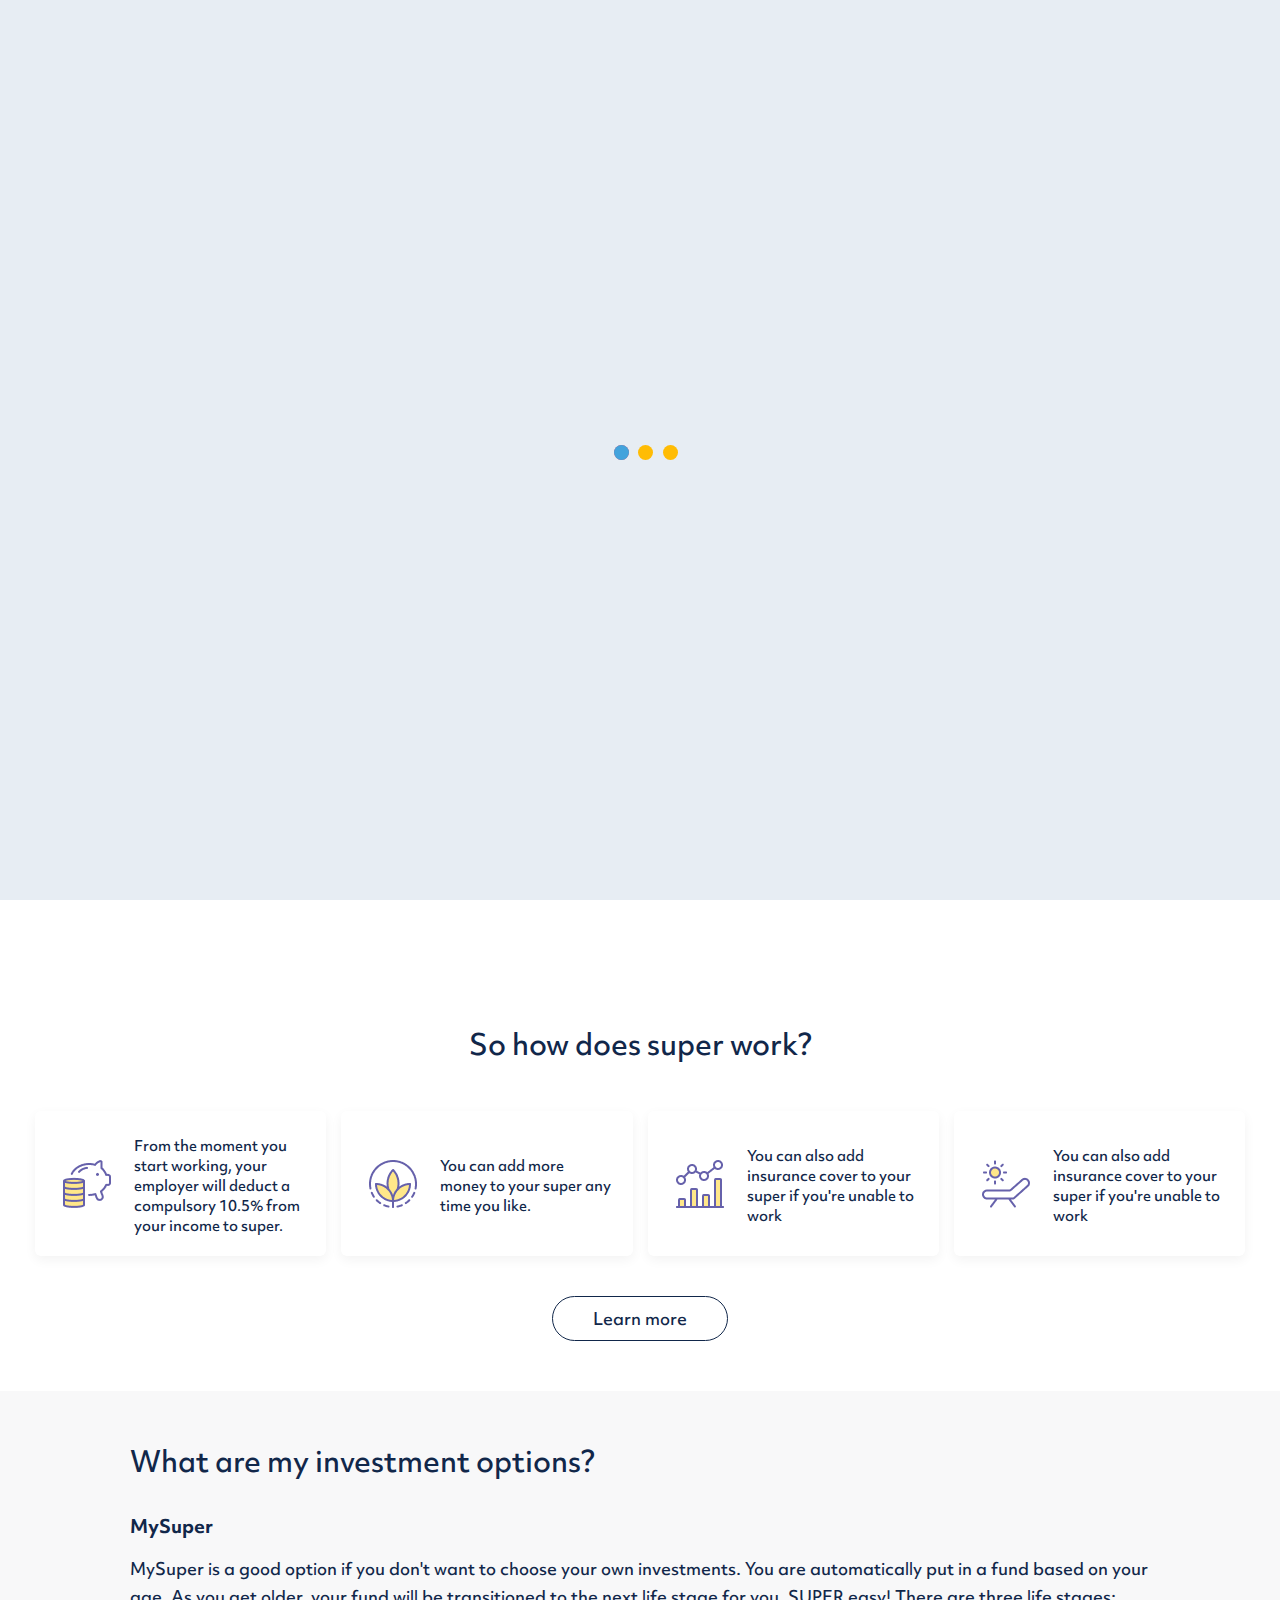
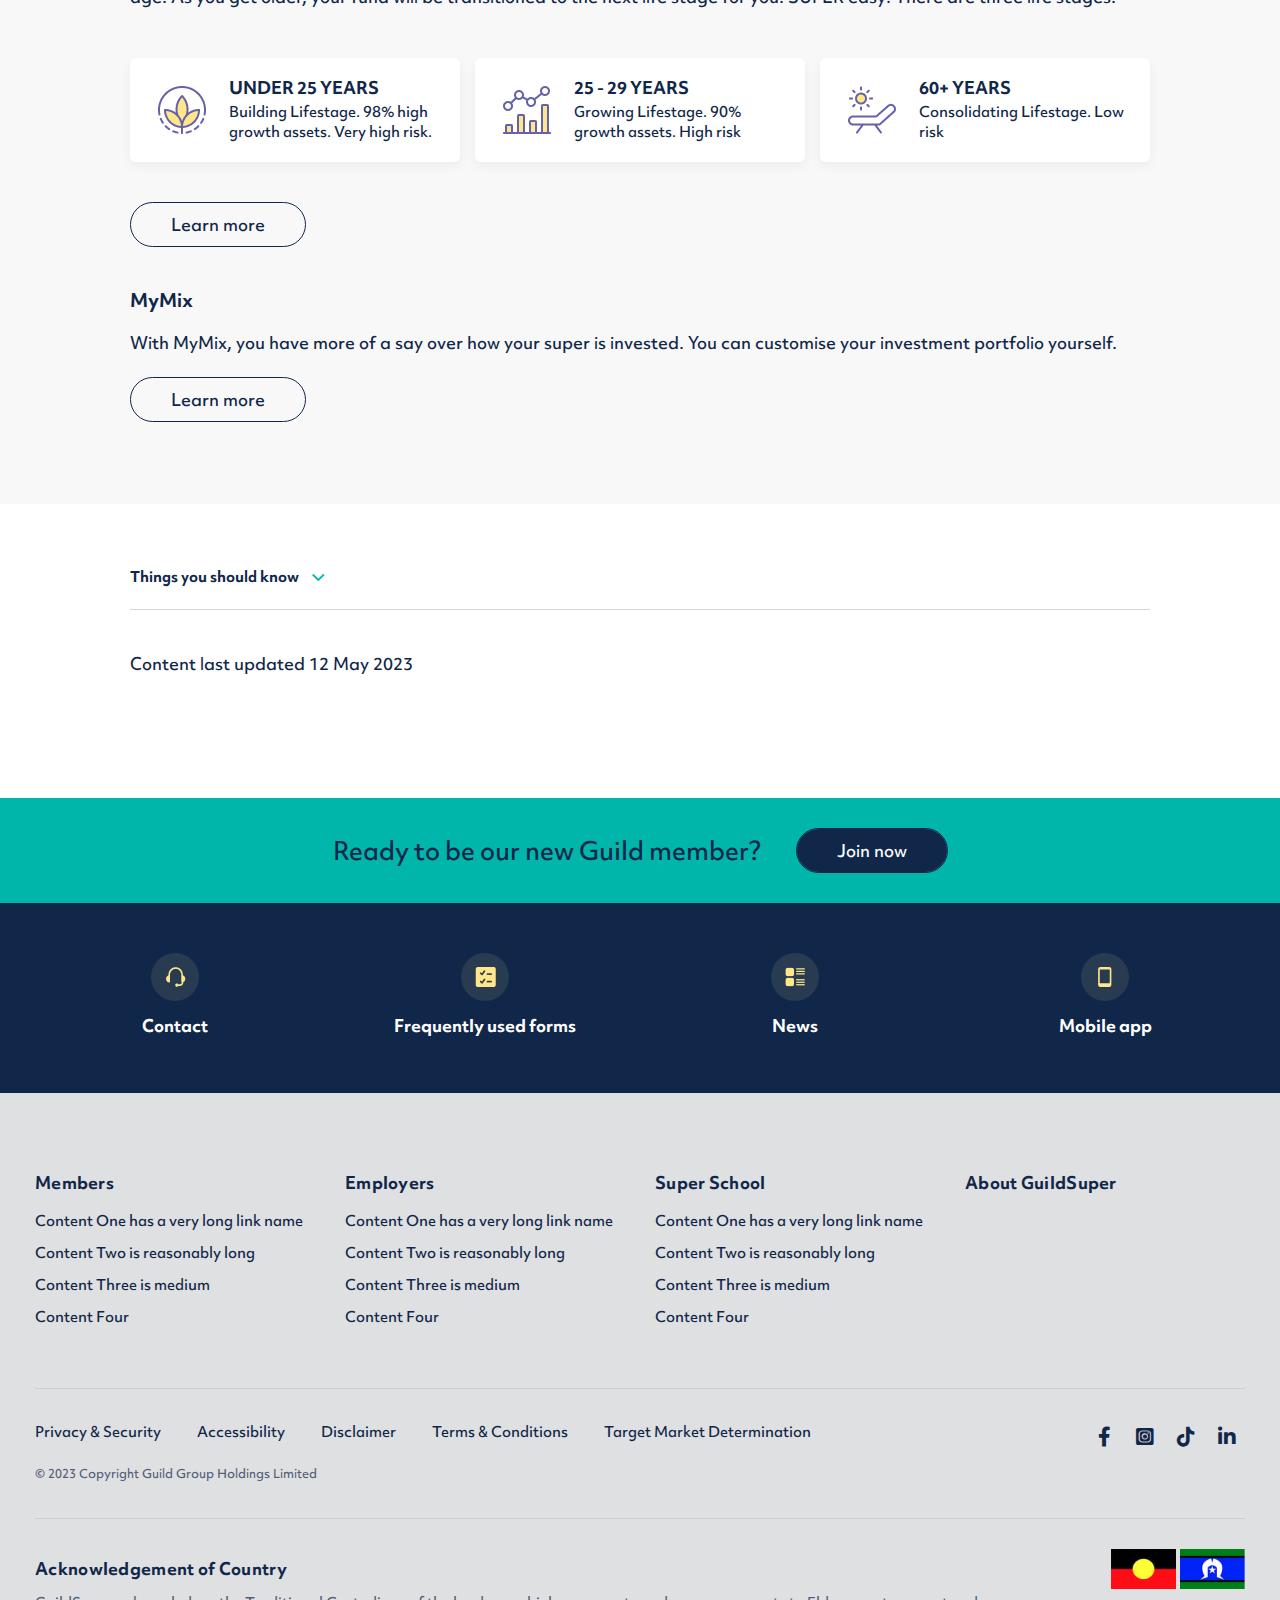
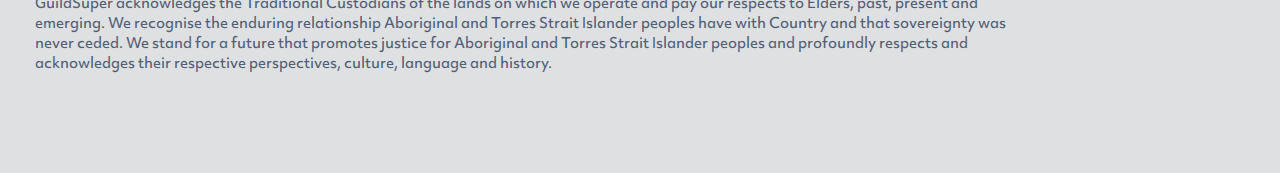
<file: content-how-super-works.html>
<!DOCTYPE html>
<html lang="en">
<head>
<!-- Meta -->
<meta charset="utf-8">
<meta http-equiv="X-UA-Compatible" content="IE=edge">
<meta name="viewport" content="width=device-width, initial-scale=1">
<meta http-equiv="Access-Control-Allow-Origin" content="*"/>

<!-- SITE TITLE -->
<title> GuildSuper Content How super works</title>

<!-- Favicon Icon -->
<link rel="shortcut icon" type="image/x-icon" href="assets/images/favicon.png">
<!-- Animation CSS -->
<link rel="stylesheet" href="assets/css/animate.css">	
<!-- Latest Bootstrap min CSS -->
<link rel="stylesheet" href="assets/bootstrap/css/bootstrap.min.css">
<!-- Font -->
<link href="" rel="stylesheet">
<!-- Icon Font CSS -->
<link rel="stylesheet" href="assets/css/ionicons.min.css">
<link rel="stylesheet" href="assets/css/all.min.css">

<!-- <link rel="stylesheet" href="assets/css/linearicons.css"> -->
<!--- owl carousel CSS-->
<link rel="stylesheet" href="assets/owlcarousel/css/owl.carousel.min.css">
<link rel="stylesheet" href="assets/owlcarousel/css/owl.theme.css">
<link rel="stylesheet" href="assets/owlcarousel/css/owl.theme.default.min.css">

<link rel="stylesheet" href="assets/css/slick.css">
<link rel="stylesheet" href="assets/css/slick-theme.css">

<!-- Magnific Popup CSS -->
<link rel="stylesheet" href="assets/css/magnific-popup.css">

<!-- video-js CSS -->
<link rel="stylesheet" href="assets/css/video-js.css" >

<!-- Style CSS -->
<link rel="stylesheet" href="assets/css/style.css">
<link rel="stylesheet" href="assets/css/responsive.css">
</head>

<body>

<!-- LOADER -->
<div class="preloader">
	<div class="loader-section section-top"></div>
    <div class="lds-ellipsis">
    	<span></span>
        <span></span>
        <span></span>
        <span></span>
    </div>
    <div class="loader-section section-bottom"></div>
</div>
<!-- END LOADER --> 


<!-- START HEADER -->
<header class="header_wrap fixed-top dark_skin main_menu_size_16 ">
	<div class="top-header">
        <div class="container">
            <div class="row justify-content-end">
                <div class="col-lg-6 col-md-7 col-5">
                	<div class="d-flex align-items-center justify-content-end">
                    	<ul class="header_list">
                            <li><a href="#"><img src="assets/images/join_icon.png" alt=""><span> Join </span></a></li>
                            <li><a href="#"><img src="assets/images/mail_icon.png" alt=""><span> Contact </span></a></li>
                            <li><a href="#"><img src="assets/images/guildsuper_icon.png" alt=""><span> About GuildSuper </span></a></li>
                            <li><a href="#"><img src="assets/images/employers_icon.png" alt=""><span> Employers </span></a></li>
						</ul>
                    </div>
                </div>
            </div>
        </div>
    </div>
    <div class="bottom-header">
        <div class="container">
            <nav class="navbar navbar-expand-lg"> 
            	<button class="navbar-toggler" type="button" data-toggle="collapse" data-target="#navbarSupportedContent" aria-expanded="false"> 
                    <span class="ion-android-menu"></span>
                </button>
                <a class="navbar-brand" href="index.html">
                    <img class="logo_dark" src="assets/images/logo_dark.png" alt="logo" />
                </a>
                
                <div class="collapse navbar-collapse justify-content-center" id="navbarSupportedContent">
                    <ul class="navbar-nav">
                        <li class="dropdown dropdown-mega-menu">
                            <a data-toggle="dropdown" class="nav-link dropdown-toggle " href="#"> Superannuation </a>
                            <div class="dropdown-menu">
                            	<div class="container"> 
                                    <ul class="mega-menu d-lg-flex">
                                        <li class="mega-menu-col col-lg">
                                            <ul> 
                                                <li><a class="dropdown-item nav-link nav_item" href="#"><span class="menu_icon"><img src="assets/images/menu_icon.png" alt="menu" /></span> <span> Becoming a member </span> <span class="menu_desc"> Lorem ipsum dolor sit amet, consectetur adipiscing elit, sed. </span></a></li>
                                                <li><a class="dropdown-item nav-link nav_item" href="#"><span class="menu_icon"><img src="assets/images/menu_icon.png" alt="menu" /></span> <span> Understanding super </span> <span class="menu_desc"> Lorem ipsum dolor sit amet, consectetur adipiscing elit, sed. </span></a></li>
                                            </ul>
                                        </li>
                                        <li class="mega-menu-col col-lg">
                                            <ul>
                                                <li><a class="dropdown-item nav-link nav_item" href="#"><span class="menu_icon"><img src="assets/images/menu_icon.png" alt="menu" /></span> <span> Accessing your account </span> <span class="menu_desc"> Lorem ipsum dolor sit amet, consectetur adipiscing elit, sed. </span></a></li>
                                                <li><a class="dropdown-item nav-link nav_item" href="#"><span class="menu_icon"><img src="assets/images/menu_icon.png" alt="menu" /></span> <span> Retirement </span> <span class="menu_desc"> Lorem ipsum dolor sit amet, consectetur adipiscing elit, sed. </span></a></li>
                                            </ul>
                                        </li>
                                        <li class="mega-menu-col col-lg">
                                            <ul>
                                                <li><a class="dropdown-item nav-link nav_item" href="#"><span class="menu_icon"><img src="assets/images/menu_icon.png" alt="menu" /></span> <span> Super rewards </span> <span class="menu_desc"> Lorem ipsum dolor sit amet, consectetur adipiscing elit, sed. </span></a></li>
                                                <li><a class="dropdown-item nav-link nav_item" href="#"><span class="menu_icon"><img src="assets/images/menu_icon.png" alt="menu" /></span> <span> Resources & advice </span> <span class="menu_desc"> Lorem ipsum dolor sit amet, consectetur adipiscing elit, sed. </span></a></li>
                                            </ul>
                                        </li>
                                        <li class="mega-menu-col col-lg-4 header_banner_wrap">
                                            <div class="header_banner">
                                                <div class="col-12 ">
                                                    <div class="header_banner_content bg_light_green">
                                                        <div class="cta_text">
                                                            <div class="heading_s1 title_normal">
                                                                <h5> Speak to our friendly consultants </h5>
                                                            </div>
                                                        </div>
                                                        <div class="cta_button">
                                                            <a class="btn btn-fill-out-dark btn-radius" href="#"> Call now </a>
                                                        </div>
                                                    </div>
                                                </div>
                                            </div>
                                        </li>
                                    </ul>
                                </div>
                            </div>   
                        </li>
                        <li class="dropdown dropdown-mega-menu">
                            <a class="dropdown-toggle nav-link" href="#" data-toggle="dropdown"> Investments </a>
                            <div class="dropdown-menu">
                            	<div class="container"> 
                                    <ul class="mega-menu d-lg-flex">
                                        <li class="mega-menu-col col-lg">
                                            <ul> 
                                                <li><a class="dropdown-item nav-link nav_item" href="#"><span class="menu_icon"><img src="assets/images/menu_icon.png" alt="menu" /></span> <span> Becoming a member </span> <span class="menu_desc"> Lorem ipsum dolor sit amet, consectetur adipiscing elit, sed. </span></a></li>
                                                <li><a class="dropdown-item nav-link nav_item" href="#"><span class="menu_icon"><img src="assets/images/menu_icon.png" alt="menu" /></span> <span> Understanding super </span> <span class="menu_desc"> Lorem ipsum dolor sit amet, consectetur adipiscing elit, sed. </span></a></li>
                                            </ul>
                                        </li>
                                        <li class="mega-menu-col col-lg">
                                            <ul>
                                                <li><a class="dropdown-item nav-link nav_item" href="#"><span class="menu_icon"><img src="assets/images/menu_icon.png" alt="menu" /></span> <span> Accessing your account </span> <span class="menu_desc"> Lorem ipsum dolor sit amet, consectetur adipiscing elit, sed. </span></a></li>
                                                <li><a class="dropdown-item nav-link nav_item" href="#"><span class="menu_icon"><img src="assets/images/menu_icon.png" alt="menu" /></span> <span> Retirement </span> <span class="menu_desc"> Lorem ipsum dolor sit amet, consectetur adipiscing elit, sed. </span></a></li>
                                            </ul>
                                        </li>
                                        <li class="mega-menu-col col-lg">
                                            <ul>
                                                <li><a class="dropdown-item nav-link nav_item" href="#"><span class="menu_icon"><img src="assets/images/menu_icon.png" alt="menu" /></span> <span> Super rewards </span> <span class="menu_desc"> Lorem ipsum dolor sit amet, consectetur adipiscing elit, sed. </span></a></li>
                                                <li><a class="dropdown-item nav-link nav_item" href="#"><span class="menu_icon"><img src="assets/images/menu_icon.png" alt="menu" /></span> <span> Resources & advice </span> <span class="menu_desc"> Lorem ipsum dolor sit amet, consectetur adipiscing elit, sed. </span></a></li>
                                            </ul>
                                        </li>
                                        <li class="mega-menu-col col-lg-4">
                                            <div class="header_banner">
                                                <div class="col-12 ">
                                                    <div class="header_banner_content bg_light_green">
                                                        <div class="cta_text">
                                                            <div class="heading_s1 title_normal">
                                                                <h5> Speak to our friendly consultants </h5>
                                                            </div>
                                                        </div>
                                                        <div class="cta_button">
                                                            <a class="btn btn-fill-out-dark btn-radius" href="#"> Call now </a>
                                                        </div>
                                                    </div>
                                                </div>
                                            </div>
                                        </li>
                                    </ul>
                                </div>
                            </div>
                        </li>
                        <li class="dropdown">
                            <a class="dropdown-toggle nav-link" href="#" data-toggle="dropdown"> Tools and Resources </a>
                            <div class="dropdown-menu">
                                <ul>
                                    <li>
                                        <a class="dropdown-item menu-link dropdown-toggler" href="#">Products</a>
                                        <div class="dropdown-menu">
                                            <ul> 
                                                <li><a class="dropdown-item nav-link nav_item" href="#">Sub menu header</a></li>
                                                <li><a class="dropdown-item nav-link nav_item" href="#">Sub menu header</a></li>
                                                <li><a class="dropdown-item nav-link nav_item" href="#">Sub menu header</a></li>
                                                <li><a class="dropdown-item nav-link nav_item" href="#">Sub menu</a></li>
                                                <li><a class="dropdown-item nav-link nav_item" href="#">Sub menu header</a></li>
                                                <li><a class="dropdown-item nav-link nav_item" href="#">Sub menu dropdown </a></li>
                                                <li><a class="dropdown-item nav-link nav_item" href="#">Sub menu dropdown </a></li>
                                                <li><a class="dropdown-item nav-link nav_item" href="#">Sub menu dropdown </a></li>
                                                <li><a class="dropdown-item nav-link nav_item" href="#">Sub menu</a></li>
                                                <li><a class="dropdown-item nav-link nav_item" href="#">dropdown Sub menu</a></li> 
                                                <li><a class="dropdown-item nav-link nav_item" href="#">dropdown Sub menu</a></li> 
                                            </ul>
                                        </div>
                                    </li>
                                    <li>
                                        <a class="dropdown-item menu-link dropdown-toggler" href="#">Dropdown Menu</a>
                                        <div class="dropdown-menu">
                                            <ul> 
                                                <li><a class="dropdown-item nav-link nav_item" href="#">Sub menu </a></li>
                                                <li><a class="dropdown-item nav-link nav_item" href="#">Sub menu Style </a></li>
                                                <li><a class="dropdown-item nav-link nav_item" href="#">Sub menu </a></li>
                                                <li><a class="dropdown-item nav-link nav_item" href="#">Sub menu Style </a></li>
                                                <li><a class="dropdown-item nav-link nav_item" href="#">Sub menu </a></li>
                                                <li><a class="dropdown-item nav-link nav_item" href="#">Sub menu Style </a></li>
                                                <li><a class="dropdown-item nav-link nav_item" href="#">Sub menu </a></li>
                                                <li><a class="dropdown-item nav-link nav_item" href="#">Sub menu Style </a></li>
                                            </ul>
                                        </div>
                                    </li>
                                    <li>
                                        <a class="dropdown-item menu-link dropdown-toggler" href="#">Dropdown Menu</a>
                                        <div class="dropdown-menu">
                                            <ul> 
                                                <li><a class="dropdown-item nav-link nav_item" href="#">Dropdown Style</a></li>
                                                <li><a class="dropdown-item nav-link nav_item" href="#">Dropdown Style</a></li>
                                                <li><a class="dropdown-item nav-link nav_item" href="#">Dropdown Style</a></li>
                                                <li><a class="dropdown-item nav-link nav_item" href="#">Dropdown Style</a></li>
                                                <li><a class="dropdown-item nav-link nav_item" href="#">Dropdown Style</a></li>
                                                <li><a class="dropdown-item nav-link nav_item" href="#">Dropdown Style</a></li>
                                                <li><a class="dropdown-item nav-link nav_item" href="#">Dropdown Style</a></li>
                                                <li><a class="dropdown-item nav-link nav_item" href="#">Dropdown Style</a></li>
                                            </ul>
                                        </div>
                                    </li>
                                    <li>
                                        <a class="dropdown-item menu-link dropdown-toggler" href="#">Dropdown Panel</a>
                                        <div class="dropdown-menu">
                                            <ul> 
                                                <li><a class="dropdown-item nav-link nav_item" href="#">Dropdown Side</a></li>
                                                <li><a class="dropdown-item nav-link nav_item" href="#">Dropdown Side</a></li>
                                                <li><a class="dropdown-item nav-link nav_item" href="#">Dropdown Side</a></li>
                                                <li><a class="dropdown-item nav-link nav_item" href="#">Dropdown Side</a></li>
                                                <li><a class="dropdown-item nav-link nav_item" href="#">Dropdown </a></li>
                                            </ul>
                                        </div>
                                    </li>
                                </ul>
                            </div>
                        </li>
                        <li class="dropdown dropdown-mega-menu">
                            <a class="dropdown-toggle nav-link" href="#" data-toggle="dropdown"> Learning Centre </a>
                            <div class="dropdown-menu">
                            	<div class="container"> 
                                    <ul class="mega-menu d-lg-flex">
                                        <li class="mega-menu-col col-lg">
                                            <ul> 
                                                <li><a class="dropdown-item nav-link nav_item" href="#"><span class="menu_icon"><img src="assets/images/menu_icon.png" alt="menu" /></span> <span> Becoming a member </span> <span class="menu_desc"> Lorem ipsum dolor sit amet, consectetur adipiscing elit, sed. </span></a></li>
                                                <li><a class="dropdown-item nav-link nav_item" href="#"><span class="menu_icon"><img src="assets/images/menu_icon.png" alt="menu" /></span> <span> Understanding super </span> <span class="menu_desc"> Lorem ipsum dolor sit amet, consectetur adipiscing elit, sed. </span></a></li>
                                            </ul>
                                        </li>
                                        <li class="mega-menu-col col-lg">
                                            <ul>
                                                <li><a class="dropdown-item nav-link nav_item" href="#"><span class="menu_icon"><img src="assets/images/menu_icon.png" alt="menu" /></span> <span> Accessing your account </span> <span class="menu_desc"> Lorem ipsum dolor sit amet, consectetur adipiscing elit, sed. </span></a></li>
                                                <li><a class="dropdown-item nav-link nav_item" href="#"><span class="menu_icon"><img src="assets/images/menu_icon.png" alt="menu" /></span> <span> Retirement </span> <span class="menu_desc"> Lorem ipsum dolor sit amet, consectetur adipiscing elit, sed. </span></a></li>
                                            </ul>
                                        </li>
                                        <li class="mega-menu-col col-lg">
                                            <ul>
                                                <li><a class="dropdown-item nav-link nav_item" href="#"><span class="menu_icon"><img src="assets/images/menu_icon.png" alt="menu" /></span> <span> Super rewards </span> <span class="menu_desc"> Lorem ipsum dolor sit amet, consectetur adipiscing elit, sed. </span></a></li>
                                                <li><a class="dropdown-item nav-link nav_item" href="#"><span class="menu_icon"><img src="assets/images/menu_icon.png" alt="menu" /></span> <span> Resources & advice </span> <span class="menu_desc"> Lorem ipsum dolor sit amet, consectetur adipiscing elit, sed. </span></a></li>
                                            </ul>
                                        </li>
                                        <li class="mega-menu-col col-lg-4">
                                            <div class="header_banner">
                                                <div class="col-12 ">
                                                    <div class="header_banner_content bg_light_green">
                                                        <div class="cta_text">
                                                            <div class="heading_s1 title_normal">
                                                                <h5> Speak to our friendly consultants </h5>
                                                            </div>
                                                        </div>
                                                        <div class="cta_button">
                                                            <a class="btn btn-fill-out-dark btn-radius" href="#"> Call now </a>
                                                        </div>
                                                    </div>
                                                </div>
                                            </div>
                                        </li>
                                    </ul>
                                </div>
                            </div>
                        </li>
                    </ul>
                    <div class="mobile_menu">
                    	<ul class="header_list">
                            <li><a href="#"><img src="assets/images/join_icon.png" alt=""><span> Join </span></a></li>
                            <li><a href="#"><img src="assets/images/mail_icon.png" alt=""><span> Contact </span></a></li>
                            <li><a href="#"><img src="assets/images/guildsuper_icon.png" alt=""><span> About GuildSuper </span></a></li>
                            <li><a href="#"><img src="assets/images/employers_icon.png" alt=""><span> Employers </span></a></li>
						</ul>
                    </div>
                </div>
                <div class="navbar-nav attr-nav align-items-center">
                	<li><a href="demo-medical/appointment.html" class="btn btn-fill-out btn-radius btn-sm" data-toggle="modal" data-target="#exampleModal"> Log in </a> </li>
                    <li><a href="javascript:void(0);" class="nav-link search_trigger"><i class="ion-ios-search-strong"></i></a>
                        <div class="search_wrap">
                            <span class="close-search"><i class="ion-ios-close-empty"></i></span>
                            <form>
                                <input type="text" placeholder="Search" class="form-control" id="search_input">
                                <button type="submit" class="search_icon"><i class="ion-ios-search-strong"></i></button>
                            </form>
                        </div>
                    </li>
                </div>
            </nav>
        </div>
    </div>
</header>
<!-- END HEADER -->

<!-- START SECTION Page Title -->
<div class="banner_section slide_small page_title_light overlay_bg_30 background_bg" data-img-src="assets/images/breadcrumb_bg.jpg">
	<div class="banner_slide_content">
        <div class="container">
            <div class="row align-items-center">
                <div class="col-12">
                    <div class="banner_content text-center text_white">
                        <h2> How super works </h2>
                    </div>
                </div>
            </div>
        </div>
    </div>
</div>
<!-- END SECTION BREADCRUMB -->

<div class="section py-0">
	<div class="simple_text_reading">
    	<div class="mobile_toggle"> More reading options </div>
        <div class="small_container">
        	<div class="row">
                <div class="col-12">
                    <div class="simple_reading">
                        <div class="simple_reading_text">
                            <span><strong>Simple text</strong> </span>
                            <span>Clearer descriptions for easier reading. </span> 
                        </div>
                        <div class="form_switch off">
                            <span class="switch_text off">Off</span>
                            <span class="toggle_switch">
                              <input type="checkbox" name="toggle1" class="ToggleSwitch" id="ToggleSwitch">
                              <label for="toggle1"></label>
                            </span>
                            <span class="switch_text on">On</span>
                        </div>
                    </div>
                </div>
			</div>
        </div>
    </div>
</div>    


<!-- START SECTION why guildsuper --> 
<div class="section small_pt pb_40">
	<div class="small_container">
    	<div class="row">
        	<div class="col-md-12">
            	<div class="heading_s1">
                	<h2> Hey SUPER Human! Let's talk super. </h2>
                </div>
                <div class="heading_s1 title_normal">
                	<h3> What is superannuation? </h3>
                    <p> Superannuation AKA 'super' is money that you regularly set aside for retirement. Over time, this money is put in a mix of investments to help your super grow.  </p>
                </div>
            </div>
        </div>
    </div>
</div>
<!-- END SECTION why guildsuper -->

<!-- START SECTION Icon Box --> 
<div class="section small_pt small_pb">
	<div class="small_container">
    	<div class="row">
            <div class="col-md-12">
                <div class="heading_s1 title_normal text-center">
                    <h3> So how does super work? </h3>
                </div>
            </div>
        </div>
    </div>
    <div class="container">
        <div class="row small_spacing">
            <div class="col-lg-3 col-md-6 d-flex ">	
                <div class="icon_box icon_box_style9 moblie_icon_box">
                    <div class="icon">
                        <img src="assets/images/stagelife-icon-1.png" alt="25 YEARS">
                    </div>
                    <div class="icon_box_content">
                        <p> From the moment you start working, your employer will deduct a compulsory 10.5% from your income to super. </p>
                    </div>
                </div>
            </div>
            <div class="col-lg-3 col-md-6 d-flex ">
                <div class="icon_box icon_box_style9 moblie_icon_box">
                    <div class="icon">
                        <img src="assets/images/stagelife-icon-2.png" alt="40 YEARS">
                    </div>
                    <div class="icon_box_content">
                        <p> You can add more money to your super any time you like. </p>
                    </div>
                </div>
            </div>
            <div class="col-lg-3 col-md-6 d-flex ">
                <div class="icon_box icon_box_style9 moblie_icon_box">
                    <div class="icon">
                        <img src="assets/images/stagelife-icon-3.png" alt="59 YEARS">
                    </div>
                    <div class="icon_box_content">
                        <p> You can also add insurance cover to your super if you're unable to work </p>
                    </div>
                </div>
            </div>
            <div class="col-lg-3 col-md-6 d-flex ">
                <div class="icon_box icon_box_style9 moblie_icon_box">
                    <div class="icon">
                        <img src="assets/images/stagelife-icon-4.png" alt="60 YEARS">
                    </div>
                    <div class="icon_box_content">
                        <p> You can also add insurance cover to your super if you're unable to work </p>
                    </div>
                </div>
            </div>
        </div>
        <div class="row">
        	<div class="pt_40 col-md-12 text-center">
            	<a class="btn btn-line-fill btn-radius" href="#"> Learn more </a>
            </div>
        </div>
    </div>
</div>
<!-- END SECTION Icon Box -->

<!-- START SECTION Icon Box --> 
<div class="section bg_light_gray small_pt small_pb">
    <div class="small_container">
        <div class="row">
            <div class="col-md-12">
                <div class="heading_s1 title_normal">
                    <h3> What are my investment options? </h3>
                </div>
                <div class="heading_s1">
                    <h5> MySuper </h5>
                    <p> MySuper is a good option if you don't want to choose your own investments. You are automatically put in a fund based on your age. As you get older, your fund will be transitioned to the next life stage for you. SUPER easy! There are three life stages: </p>
                </div>
			</div>
		</div>
        
        <div class="row small_spacing">
            <div class="col-lg-4 col-md-6">
                <div class="icon_box icon_box_style9">
                    <div class="icon">
                        <img src="assets/images/stagelife-icon-2.png" alt="40 YEARS">
                    </div>
                    <div class="icon_box_content">
                        <h6><strong> UNDER 25 YEARS </strong></h6>
                        <p> Building Lifestage. 98% high growth assets. Very high risk. </p>
                    </div>
                </div>
            </div>
            <div class="col-lg-4 col-md-6">
                <div class="icon_box icon_box_style9">
                    <div class="icon">
                        <img src="assets/images/stagelife-icon-3.png" alt="59 YEARS">
                    </div>
                    <div class="icon_box_content">
                        <h6><strong> 25 - 29 YEARS </strong></h6>
                        <p> Growing Lifestage. 90% growth assets. High risk </p>
                    </div>
                </div>
            </div>
            <div class="col-lg-4 col-md-6">
                <div class="icon_box icon_box_style9">
                    <div class="icon">
                        <img src="assets/images/stagelife-icon-4.png" alt="60 YEARS">
                    </div>
                    <div class="icon_box_content">
                        <h6><strong> 60+ YEARS </strong></h6>
                        <p> Consolidating Lifestage. Low risk </p>
                    </div>
                </div>
            </div>
        </div>
        <div class="row">
        	<div class="pt_40 pb_40 col-md-12">
            	<a class="btn btn-line-fill btn-radius" href="#"> Learn more </a>
            </div>
        </div>
        
		<div class="row">
            <div class="col-md-12">
              
                <div class="heading_s1">
                    <h5> MyMix </h5>
                    <p> With MyMix, you have more of a say over how your super is invested. You can customise your investment portfolio yourself. </p>
                    <a class="btn btn-line-fill btn-radius" href="#"> Learn more </a>
                </div>
            </div>
        </div>
        
    </div>
</div>
<!-- END SECTION Icon Box -->


<!-- STAT togglebox --> 
<div class="section small_pt">
	<div class="small_container">
    	<div class="row">
        	<div class="col-md-12">
            	<div class="togglebox">
                	<div class="toggle_title">
                		<h6> Things you should know </h6>
                    </div>
                    <div class="toggle_text">
                    	<p> At GuildSuper you have access to Death, Total and Permanent Disablement and Income Protection insurance cover that protects you and your family in case of illness, injury or death. By having cover though super, insurance costs are deducted from your super account, not your take-home pay. See insurance. </p>
                    </div>
                </div>
            </div>
        </div>
        <div class="row">
        	<div class="col-md-12 pt_40">
            	<p> Content last updated 12 May 2023 </p>
            </div>
        </div>
	</div>
</div>            
<!-- END togglebox --> 

     


<!-- START SECTION CALL TO ACTION -->
<div class="section small_padding bg_light_green px-0">
	<div class="container">
    	<div class="row">
        	<div class="col-12 d-flex align-items-center justify-content-center">
                <div class="cta_text">
                    <div class="heading_s1 title_normal">
                        <h4> Ready to be our new Guild member? </h4>
                    </div>
                </div>
                <div class="cta_button">
                    <a class="btn btn-fill-out-dark btn-radius" href="#"> Join now </a>
                </div>
            </div>
        </div>
    </div>
</div>
<!-- END SECTION CALL TO ACTION -->

<!-- START SECTION CALL TO ACTION -->
<div class="section bg_dark_blue pt_20 pb_20">
	<div class="container">
    	<div class="row justify-content-center">
        	<div class="col-lg-3 col-md-6">
            	<div class="icon_box icon_box_style10 text_white text-center mb-0">
                	<div class="icon">
                    	<img src="assets/images/contact-icon.png" alt="contact">
                    </div>
                    <div class="icon_box_content">
                    	<h6> Contact </h6>
                    </div>
                </div>
            </div>
            <div class="col-lg-3 col-md-6">
            	<div class="icon_box icon_box_style10 text_white text-center mb-0">
                	<div class="icon">
                    	<img src="assets/images/forms-icon.png" alt="Frequently used forms">
                    </div>
                    <div class="icon_box_content">
                    	<h6> Frequently used forms </h6>
                    </div>
                </div>
            </div>
            <div class="col-lg-3 col-md-6">
            	<div class="icon_box icon_box_style10 text_white text-center mb-0">
                	<div class="icon">
                    	<img src="assets/images/News-icon.png" alt="News">
                    </div>
                    <div class="icon_box_content">
                    	<h6> News </h6>
                    </div>
                </div>
            </div>
            <div class="col-lg-3 col-md-6">
            	<div class="icon_box icon_box_style10 text_white text-center mb-0">
                	<div class="icon">
                    	<img src="assets/images/Mobile-app-icon.png" alt="Mobile app">
                    </div>
                    <div class="icon_box_content">
                    	<h6> Mobile app </h6>
                    </div>
                </div>
            </div>
		</div>            
    </div>
</div>
<!-- END SECTION CALL TO ACTION -->






<!-- START FOOTER -->
<footer class="footer_gray">
	<div class="footer_top">
        <div class="container">
        	<div class="row">
                <div class="col-lg-3 col-md-6">
                	<div class="widget mobile_toogle">
                        <h6 class="widget_title"> Members </h6>
                        <ul class="widget_links">
                            <li><a href="#"> Content One has a very long link name </a></li>
                            <li><a href="#"> Content Two is reasonably long </a></li>
                            <li><a href="#"> Content Three is medium </a></li>
                            <li><a href="#"> Content Four </a></li>
                        </ul>
                    </div>
                </div>
                <div class="col-lg-3 col-md-6">
                	<div class="widget mobile_toogle">
                        <h6 class="widget_title"> Employers </h6>
                        <ul class="widget_links">
                            <li><a href="#"> Content One has a very long link name </a></li>
                            <li><a href="#"> Content Two is reasonably long </a></li>
                            <li><a href="#"> Content Three is medium </a></li>
                            <li><a href="#"> Content Four </a></li>
                        </ul>
                    </div>
                </div>
                <div class="col-lg-3 col-md-6">
                	<div class="widget mobile_toogle">
                        <h6 class="widget_title"> Super School </h6>
                        <ul class="widget_links">
                            <li><a href="#"> Content One has a very long link name </a></li>
                            <li><a href="#"> Content Two is reasonably long </a></li>
                            <li><a href="#"> Content Three is medium </a></li>
                            <li><a href="#"> Content Four </a></li>
                        </ul>
                    </div>
                </div>
                <div class="col-lg-3 col-md-6">
                	<div class="widget ">
                        <h6 class="widget_title"><a href="#"> About GuildSuper </a></h6>
                        
                    </div>
                </div>
                
            </div>
        </div>
	</div>        
    <div class="footer_center">
        <div class="container">
        	<div class="footer_center_border">
                <div class="row">
                    <div class="col-lg-9 col-md-10">
                        <div class="footer_menu">
                            <ul class="widget_links">
                                <li><a href="#"> Privacy & Security </a></li>
                                <li><a href="#"> Accessibility </a></li>
                                <li><a href="#"> Disclaimer </a></li>
                                <li><a href="#"> Terms & Conditions </a></li>
                                <li><a href="#"> Target Market Determination </a></li>
                            </ul>
                        </div>
                    </div>
                    <div class="col-lg-3 col-md-2">
                        <div class="text-left text-lg-right">
                            <ul class="social_icons rounded_social social_white social_style5">
                                <li><a href="#"><i class="fa-brands fa-facebook-f"></i></a></li>
                                <li><a href="#"><i class="fa-brands fa-square-instagram"></i></a></li>
                                <li><a href="#"><i class="fa-brands fa-tiktok"></i></a></li>
                                <li><a href="#"><i class="fa-brands fa-linkedin-in"></i></a></li>
                            </ul>
                        </div>
                    </div>
                </div>
                <div class="row">
                    <div class="col-12">
                        <div class="copyright_text">
                            <p> © 2023 Copyright Guild Group Holdings Limited </p>
                        </div>
                    </div>
                </div>
            </div>
        </div>
    </div>
    <div class="footer_bottom">
        <div class="container">
            <div class="row flex-row-reverse">
            	<div class="col-lg-2 col-md-2">
                	<div class="widget text-left text-lg-right">
                        <a href="#"><img src="assets/images/flag1.png" alt="flag"></a>
                        <a href="#"><img src="assets/images/flag2.png" alt="flag"></a>
                    </div>
                </div>
                <div class="col-lg-10 col-md-10">
                	<div class="widget">
                        <h6 class="widget_title"> Acknowledgement of Country </h6>
                        <p> GuildSuper acknowledges the Traditional Custodians of the lands on which we operate and pay our respects to Elders, past, present and emerging. We recognise the enduring relationship Aboriginal and Torres Strait Islander peoples have with Country and that sovereignty was never ceded. We stand for a future that promotes justice for Aboriginal and Torres Strait Islander peoples and profoundly respects and acknowledges their respective perspectives, culture, language and history. </p>
                    </div>
                </div>
                
            </div>
        </div>
    </div>
</footer>
<!-- END FOOTER -->


<a href="#" class="scrollup" style="display: none;"><i class="ion-ios-arrow-up"></i></a> 




<!-- Login Modal -->
<div class="login_modal modal fade" id="exampleModal" tabindex="-1" role="dialog" aria-hidden="true">
	<div class="modal-dialog modal-dialog-centered" role="document">
        <div class="modal-content">
			<div class="modal-body text-center">
            	<button type="button" class="close" data-dismiss="modal" aria-label="Close"> <span aria-hidden="true">&times;</span></button>
            	<div class="login_popup_content">
                    <h3> Login </h3>
                    <p> You are now leaving the GuildSuper website to login to our secure member online portal. </p>
                    <div class="login_button_wrap"> 
                    	<a class="btn btn-line-fill btn-radius" href="#"> Back to site </a> 
                    	<a class="btn btn-fill-out btn-radius" href="#"> Continue to portal </a>
                    </div>
                    <div class="mobile_app pt_20">
                        <p> Have you seen our mobile app? </p>
                        <div class="app_icon">
                        	<a href="#"> <img src="assets/images/guildsuper-apple-app-store-icon.png" alt="guildsuper-apple-app-store-icon"/> </a>
                            <a href="#"> <img src="assets/images/guildsuper-google-play-store-icon.png" alt="guildsuper-google-play-store-icon"/> </a>
                        </div>
                    </div>
                </div>
			</div>
		</div>
	</div>
</div>


<!-- Latest jQuery --> 
<script src="assets/js/jquery-1.12.4.min.js"></script>
<!-- popper min js --> 
<script src="assets/js/popper.min.js"></script> 
<!-- Latest compiled and minified Bootstrap --> 
<script src="assets/bootstrap/js/bootstrap.min.js"></script> 
<!-- owl-carousel min js  --> 
<script src="assets/owlcarousel/js/owl.carousel.min.js"></script> 
<!-- magnific-popup min js  --> 
<script src="assets/js/magnific-popup.min.js"></script> 
<!-- waypoints min js  --> 
<script src="assets/js/waypoints.min.js"></script> 
<!-- imagesloaded js --> 
<script src="assets/js/imagesloaded.pkgd.min.js"></script>
<!-- isotope min js --> 
<script src="assets/js/isotope.min.js"></script>
<!-- jquery.appear js  -->
<script src="assets/js/jquery.appear.js"></script>
<!-- jquery.dd.min js -->
<script src="assets/js/jquery.dd.min.js"></script>
<!-- slick js -->
<script src="assets/js/slick.min.js"></script>

<script src="assets/js/video.js"></script>
<script src="assets/js/videojs-transcript.js"></script>

<!-- scripts js --> 
<script src="assets/js/scripts.js"></script>

</body>
</html>
</file>
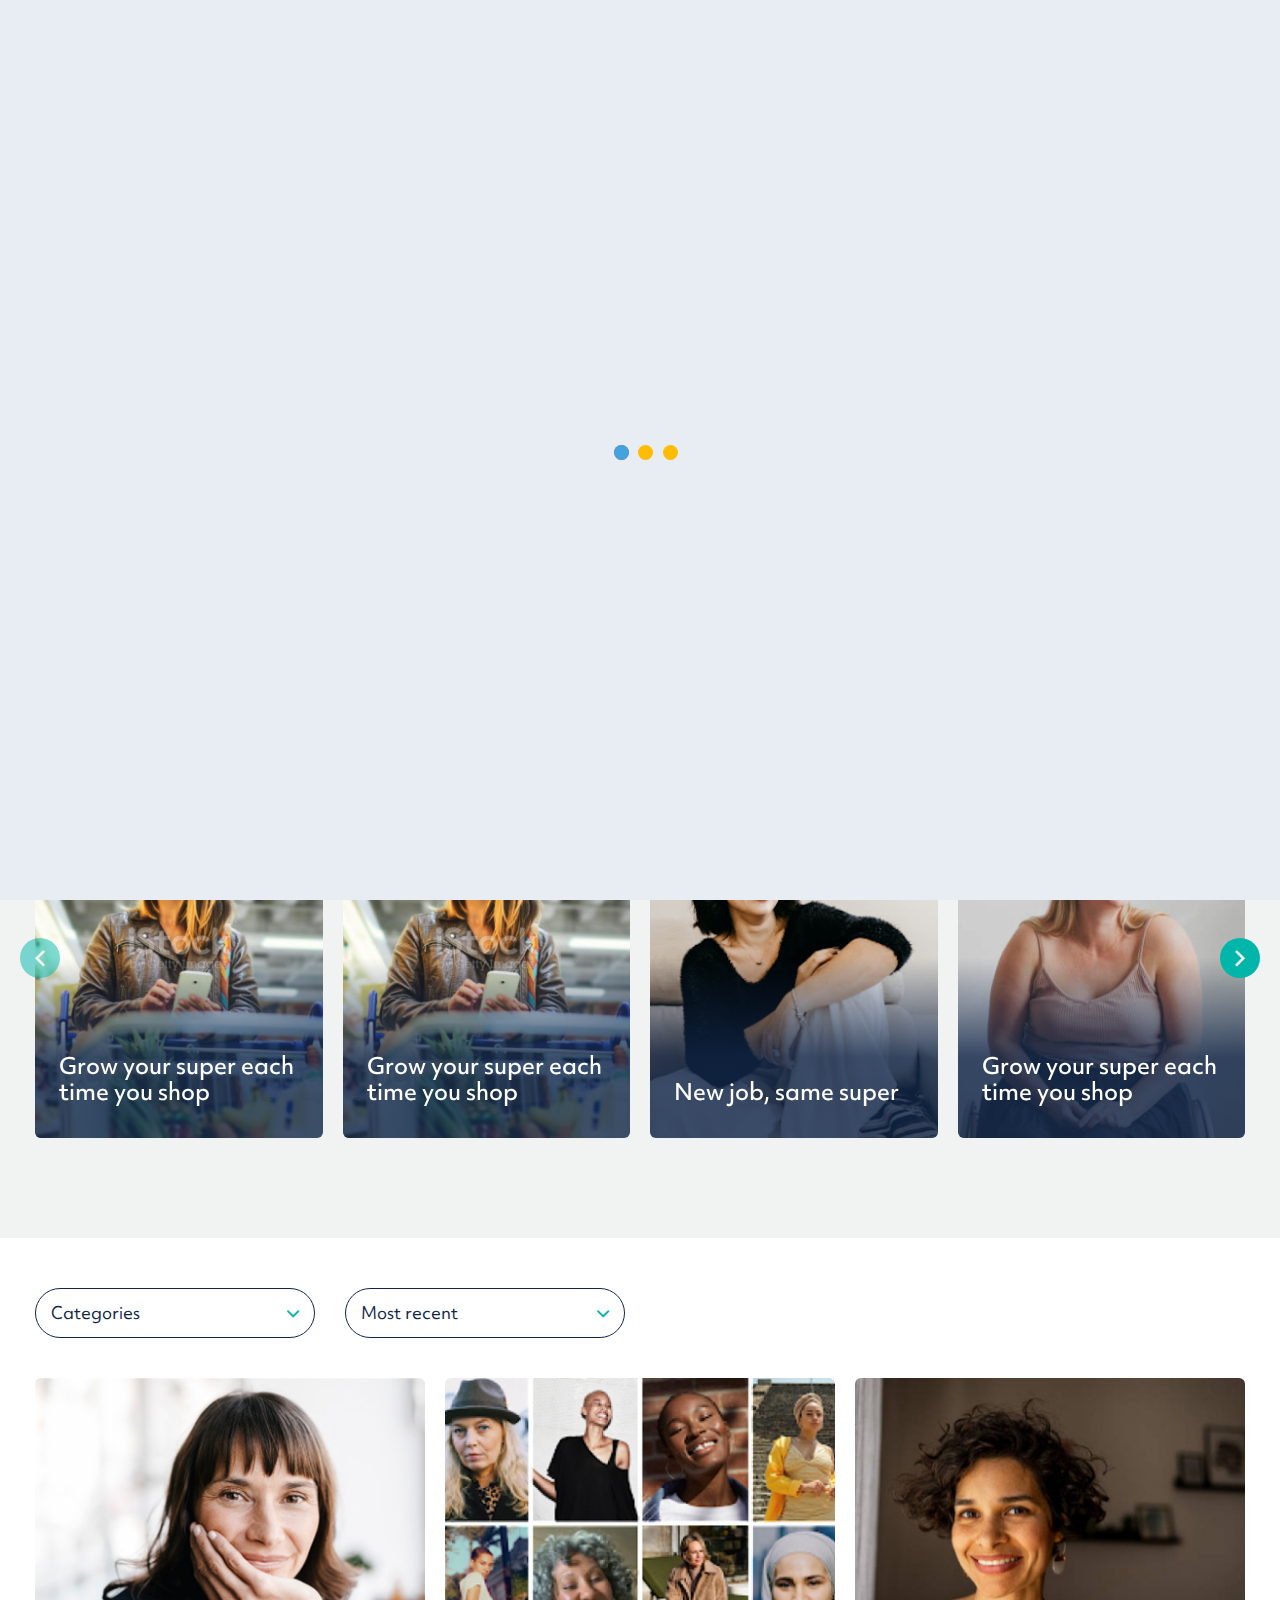
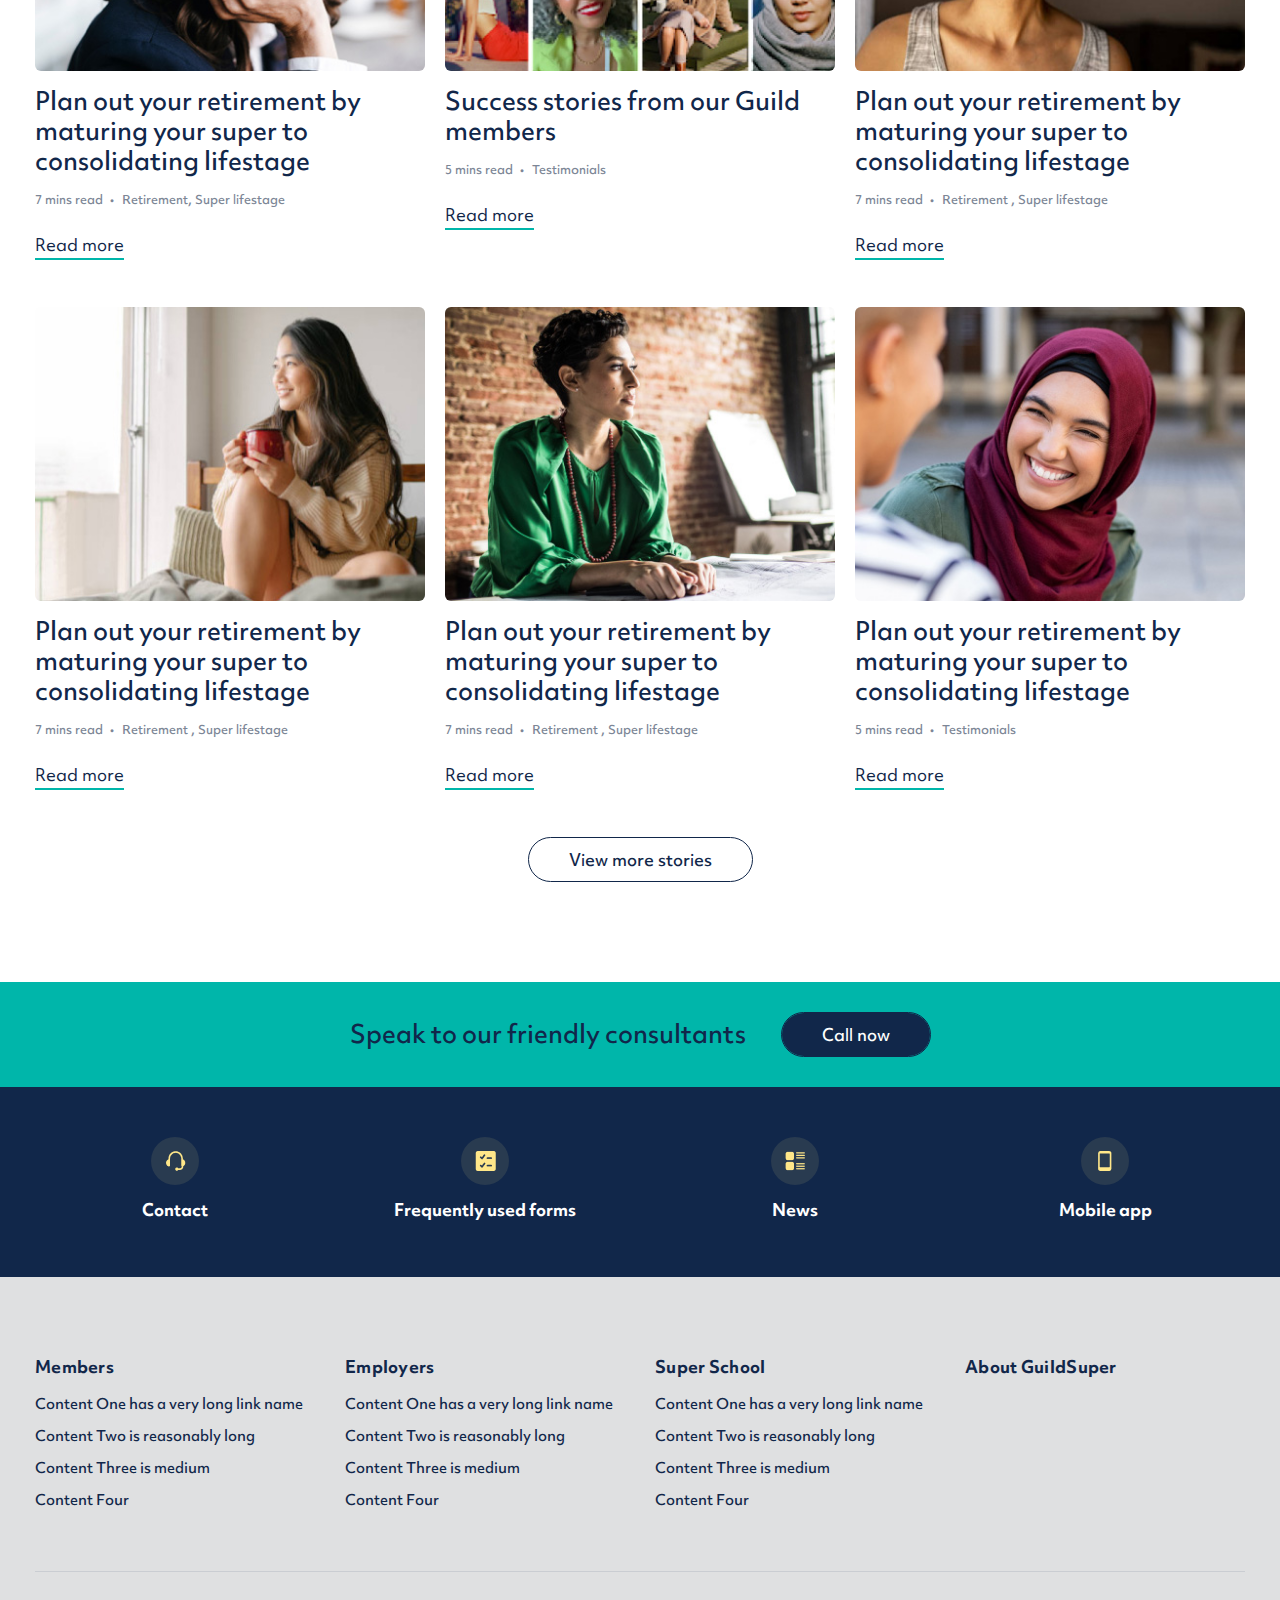
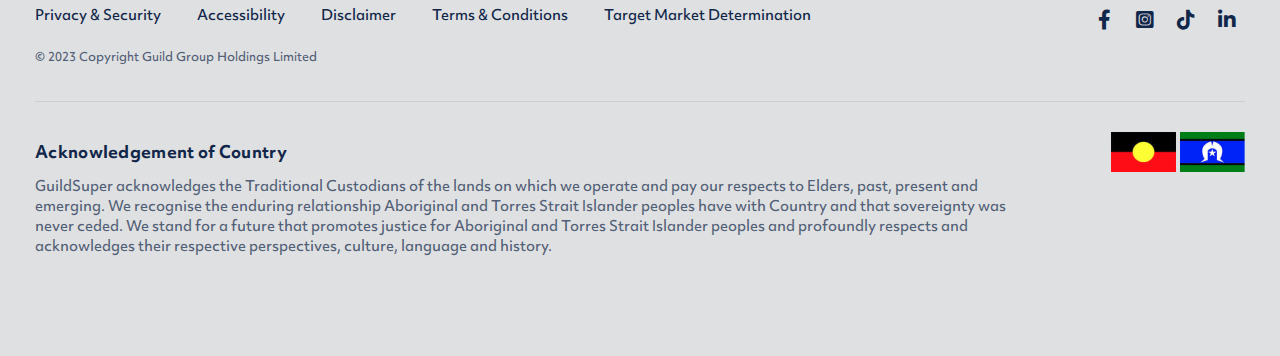
<file: content-hub.html>
<!DOCTYPE html>
<html lang="en">
<head>
<!-- Meta -->
<meta charset="utf-8">
<meta http-equiv="X-UA-Compatible" content="IE=edge">
<meta name="viewport" content="width=device-width, initial-scale=1">

<!-- SITE TITLE -->
<title> GuildSuper Content Hub</title>

<!-- Favicon Icon -->
<link rel="shortcut icon" type="image/x-icon" href="assets/images/favicon.png">
<!-- Animation CSS -->
<link rel="stylesheet" href="assets/css/animate.css">	
<!-- Latest Bootstrap min CSS -->
<link rel="stylesheet" href="assets/bootstrap/css/bootstrap.min.css">
<!-- Font -->
<link href="" rel="stylesheet">
<!-- Icon Font CSS -->
<link rel="stylesheet" href="assets/css/ionicons.min.css">
<link rel="stylesheet" href="assets/css/all.min.css">

<!-- <link rel="stylesheet" href="assets/css/linearicons.css"> -->
<!--- owl carousel CSS-->
<link rel="stylesheet" href="assets/owlcarousel/css/owl.carousel.min.css">
<link rel="stylesheet" href="assets/owlcarousel/css/owl.theme.css">
<link rel="stylesheet" href="assets/owlcarousel/css/owl.theme.default.min.css">

<link rel="stylesheet" href="assets/css/slick.css">
<link rel="stylesheet" href="assets/css/slick-theme.css">

<!-- Magnific Popup CSS -->
<link rel="stylesheet" href="assets/css/magnific-popup.css">
<!-- Style CSS -->
<link rel="stylesheet" href="assets/css/style.css">
<link rel="stylesheet" href="assets/css/responsive.css">
</head>

<body>

<!-- LOADER -->
<div class="preloader">
	<div class="loader-section section-top"></div>
    <div class="lds-ellipsis">
    	<span></span>
        <span></span>
        <span></span>
        <span></span>
    </div>
    <div class="loader-section section-bottom"></div>
</div>
<!-- END LOADER --> 


<!-- START HEADER -->
<header class="header_wrap fixed-top dark_skin main_menu_size_16 ">
	<div class="top-header">
        <div class="container">
            <div class="row justify-content-end">
                <div class="col-lg-6 col-md-7 col-5">
                	<div class="d-flex align-items-center justify-content-end">
                    	<ul class="header_list">
                            <li><a href="#"><img src="assets/images/join_icon.png" alt=""><span> Join </span></a></li>
                            <li><a href="#"><img src="assets/images/mail_icon.png" alt=""><span> Contact </span></a></li>
                            <li><a href="#"><img src="assets/images/guildsuper_icon.png" alt=""><span> About GuildSuper </span></a></li>
                            <li><a href="#"><img src="assets/images/employers_icon.png" alt=""><span> Employers </span></a></li>
						</ul>
                    </div>
                </div>
            </div>
        </div>
    </div>
    <div class="bottom-header">
        <div class="container">
            <nav class="navbar navbar-expand-lg"> 
            	<button class="navbar-toggler" type="button" data-toggle="collapse" data-target="#navbarSupportedContent" aria-expanded="false"> 
                    <span class="ion-android-menu"></span>
                </button>
                <a class="navbar-brand" href="index.html">
                    <img class="logo_dark" src="assets/images/logo_dark.png" alt="logo" />
                </a>
                
                <div class="collapse navbar-collapse justify-content-center" id="navbarSupportedContent">
                    <ul class="navbar-nav">
                        <li class="dropdown dropdown-mega-menu">
                        	<span class="nav-link">
                                <a href="https://google.com">Testing Menu</a>
                                <span class="dropdown-toggle" data-toggle="dropdown"></span>
							</span>
                            <div class="dropdown-menu">
                            	<div class="container"> 
                                    <ul class="mega-menu d-lg-flex">
                                        <li class="mega-menu-col col-lg">
                                            <ul> 
                                                <li><a class="dropdown-item nav-link nav_item" href="#"><span class="menu_icon"><img src="assets/images/menu_icon.png" alt="menu" /></span> <span> Becoming a member </span> <span class="menu_desc"> Lorem ipsum dolor sit amet, consectetur adipiscing elit, sed. </span></a></li>
                                                <li><a class="dropdown-item nav-link nav_item" href="#"><span class="menu_icon"><img src="assets/images/menu_icon.png" alt="menu" /></span> <span> Understanding super </span> <span class="menu_desc"> Lorem ipsum dolor sit amet, consectetur adipiscing elit, sed. </span></a></li>
                                            </ul>
                                        </li>
                                        <li class="mega-menu-col col-lg">
                                            <ul>
                                                <li><a class="dropdown-item nav-link nav_item" href="#"><span class="menu_icon"><img src="assets/images/menu_icon.png" alt="menu" /></span> <span> Accessing your account </span> <span class="menu_desc"> Lorem ipsum dolor sit amet, consectetur adipiscing elit, sed. </span></a></li>
                                                <li><a class="dropdown-item nav-link nav_item" href="#"><span class="menu_icon"><img src="assets/images/menu_icon.png" alt="menu" /></span> <span> Retirement </span> <span class="menu_desc"> Lorem ipsum dolor sit amet, consectetur adipiscing elit, sed. </span></a></li>
                                            </ul>
                                        </li>
                                        <li class="mega-menu-col col-lg">
                                            <ul>
                                                <li><a class="dropdown-item nav-link nav_item" href="#"><span class="menu_icon"><img src="assets/images/menu_icon.png" alt="menu" /></span> <span> Super rewards </span> <span class="menu_desc"> Lorem ipsum dolor sit amet, consectetur adipiscing elit, sed. </span></a></li>
                                                <li><a class="dropdown-item nav-link nav_item" href="#"><span class="menu_icon"><img src="assets/images/menu_icon.png" alt="menu" /></span> <span> Resources & advice </span> <span class="menu_desc"> Lorem ipsum dolor sit amet, consectetur adipiscing elit, sed. </span></a></li>
                                            </ul>
                                        </li>
                                        <li class="mega-menu-col col-lg-4 header_banner_wrap">
                                            <div class="header_banner">
                                                <div class="col-12 ">
                                                    <div class="header_banner_content bg_light_green">
                                                        <div class="cta_text">
                                                            <div class="heading_s1 title_normal">
                                                                <h5> Speak to our friendly consultants </h5>
                                                            </div>
                                                        </div>
                                                        <div class="cta_button">
                                                            <a class="btn btn-fill-out-dark btn-radius" href="#"> Call now </a>
                                                        </div>
                                                    </div>
                                                </div>
                                            </div>
                                        </li>
                                    </ul>
                                </div>
                            </div>   
                        </li>
                        <li class="dropdown dropdown-mega-menu">
                        	<span class="nav-link">
                            	<a href="https://google.com">  Investments </a>
                                <span class="dropdown-toggle" data-toggle="dropdown"></span> </a>
                            </span>
                            <div class="dropdown-menu">
                            	<div class="container"> 
                                    <ul class="mega-menu d-lg-flex">
                                        <li class="mega-menu-col col-lg">
                                            <ul> 
                                                <li><a class="dropdown-item nav-link nav_item" href="#"><span class="menu_icon"><img src="assets/images/menu_icon.png" alt="menu" /></span> <span> Becoming a member </span> <span class="menu_desc"> Lorem ipsum dolor sit amet, consectetur adipiscing elit, sed. </span></a></li>
                                                <li><a class="dropdown-item nav-link nav_item" href="#"><span class="menu_icon"><img src="assets/images/menu_icon.png" alt="menu" /></span> <span> Understanding super </span> <span class="menu_desc"> Lorem ipsum dolor sit amet, consectetur adipiscing elit, sed. </span></a></li>
                                            </ul>
                                        </li>
                                        <li class="mega-menu-col col-lg">
                                            <ul>
                                                <li><a class="dropdown-item nav-link nav_item" href="#"><span class="menu_icon"><img src="assets/images/menu_icon.png" alt="menu" /></span> <span> Accessing your account </span> <span class="menu_desc"> Lorem ipsum dolor sit amet, consectetur adipiscing elit, sed. </span></a></li>
                                                <li><a class="dropdown-item nav-link nav_item" href="#"><span class="menu_icon"><img src="assets/images/menu_icon.png" alt="menu" /></span> <span> Retirement </span> <span class="menu_desc"> Lorem ipsum dolor sit amet, consectetur adipiscing elit, sed. </span></a></li>
                                            </ul>
                                        </li>
                                        <li class="mega-menu-col col-lg">
                                            <ul>
                                                <li><a class="dropdown-item nav-link nav_item" href="#"><span class="menu_icon"><img src="assets/images/menu_icon.png" alt="menu" /></span> <span> Super rewards </span> <span class="menu_desc"> Lorem ipsum dolor sit amet, consectetur adipiscing elit, sed. </span></a></li>
                                                <li><a class="dropdown-item nav-link nav_item" href="#"><span class="menu_icon"><img src="assets/images/menu_icon.png" alt="menu" /></span> <span> Resources & advice </span> <span class="menu_desc"> Lorem ipsum dolor sit amet, consectetur adipiscing elit, sed. </span></a></li>
                                            </ul>
                                        </li>
                                        <li class="mega-menu-col col-lg-4">
                                            <div class="header_banner">
                                                <div class="col-12 ">
                                                    <div class="header_banner_content bg_light_green">
                                                        <div class="cta_text">
                                                            <div class="heading_s1 title_normal">
                                                                <h5> Speak to our friendly consultants </h5>
                                                            </div>
                                                        </div>
                                                        <div class="cta_button">
                                                            <a class="btn btn-fill-out-dark btn-radius" href="#"> Call now </a>
                                                        </div>
                                                    </div>
                                                </div>
                                            </div>
                                        </li>
                                    </ul>
                                </div>
                            </div>
                        </li>
                        <li class="dropdown">
                        	<span class="nav-link">
                                <a href="https://google.com"> Tools and Resources  </a>
                                <span class="dropdown-toggle" data-toggle="dropdown"></span>
                            </span>
                            <div class="dropdown-menu">
                                <ul>
                                    <li>
                                        <a class="dropdown-item menu-link dropdown-toggler" href="#">Products</a>
                                        <div class="dropdown-menu">
                                            <ul> 
                                                <li><a class="dropdown-item nav-link nav_item" href="#">Sub menu header</a></li>
                                                <li><a class="dropdown-item nav-link nav_item" href="#">Sub menu header</a></li>
                                                <li><a class="dropdown-item nav-link nav_item" href="#">Sub menu header</a></li>
                                                <li><a class="dropdown-item nav-link nav_item" href="#">Sub menu</a></li>
                                                <li><a class="dropdown-item nav-link nav_item" href="#">Sub menu header</a></li>
                                                <li><a class="dropdown-item nav-link nav_item" href="#">Sub menu dropdown </a></li>
                                                <li><a class="dropdown-item nav-link nav_item" href="#">Sub menu dropdown </a></li>
                                                <li><a class="dropdown-item nav-link nav_item" href="#">Sub menu dropdown </a></li>
                                                <li><a class="dropdown-item nav-link nav_item" href="#">Sub menu</a></li>
                                                <li><a class="dropdown-item nav-link nav_item" href="#">dropdown Sub menu</a></li> 
                                                <li><a class="dropdown-item nav-link nav_item" href="#">dropdown Sub menu</a></li> 
                                            </ul>
                                        </div>
                                    </li>
                                    <li>
                                        <a class="dropdown-item menu-link dropdown-toggler" href="#">Dropdown Menu</a>
                                        <div class="dropdown-menu">
                                            <ul> 
                                                <li><a class="dropdown-item nav-link nav_item" href="#">Sub menu </a></li>
                                                <li><a class="dropdown-item nav-link nav_item" href="#">Sub menu Style </a></li>
                                                <li><a class="dropdown-item nav-link nav_item" href="#">Sub menu </a></li>
                                                <li><a class="dropdown-item nav-link nav_item" href="#">Sub menu Style </a></li>
                                                <li><a class="dropdown-item nav-link nav_item" href="#">Sub menu </a></li>
                                                <li><a class="dropdown-item nav-link nav_item" href="#">Sub menu Style </a></li>
                                                <li><a class="dropdown-item nav-link nav_item" href="#">Sub menu </a></li>
                                                <li><a class="dropdown-item nav-link nav_item" href="#">Sub menu Style </a></li>
                                            </ul>
                                        </div>
                                    </li>
                                    <li>
                                        <a class="dropdown-item menu-link dropdown-toggler" href="#">Dropdown Menu</a>
                                        <div class="dropdown-menu">
                                            <ul> 
                                                <li><a class="dropdown-item nav-link nav_item" href="#">Dropdown Style</a></li>
                                                <li><a class="dropdown-item nav-link nav_item" href="#">Dropdown Style</a></li>
                                                <li><a class="dropdown-item nav-link nav_item" href="#">Dropdown Style</a></li>
                                                <li><a class="dropdown-item nav-link nav_item" href="#">Dropdown Style</a></li>
                                                <li><a class="dropdown-item nav-link nav_item" href="#">Dropdown Style</a></li>
                                                <li><a class="dropdown-item nav-link nav_item" href="#">Dropdown Style</a></li>
                                                <li><a class="dropdown-item nav-link nav_item" href="#">Dropdown Style</a></li>
                                                <li><a class="dropdown-item nav-link nav_item" href="#">Dropdown Style</a></li>
                                            </ul>
                                        </div>
                                    </li>
                                    <li>
                                        <a class="dropdown-item menu-link dropdown-toggler" href="#">Dropdown Panel</a>
                                        <div class="dropdown-menu">
                                            <ul> 
                                                <li><a class="dropdown-item nav-link nav_item" href="#">Dropdown Side</a></li>
                                                <li><a class="dropdown-item nav-link nav_item" href="#">Dropdown Side</a></li>
                                                <li><a class="dropdown-item nav-link nav_item" href="#">Dropdown Side</a></li>
                                                <li><a class="dropdown-item nav-link nav_item" href="#">Dropdown Side</a></li>
                                                <li><a class="dropdown-item nav-link nav_item" href="#">Dropdown </a></li>
                                            </ul>
                                        </div>
                                    </li>
                                </ul>
                            </div>
                        </li>
                        <li class="dropdown dropdown-mega-menu">
                        	<span class="nav-link">
                            	<a href="https://google.com"> Learning Centre   </a>
                                <span class="dropdown-toggle" data-toggle="dropdown"></span>
                            </span>
                            <div class="dropdown-menu">
                            	<div class="container"> 
                                    <ul class="mega-menu d-lg-flex">
                                        <li class="mega-menu-col col-lg">
                                            <ul> 
                                                <li><a class="dropdown-item nav-link nav_item" href="#"><span class="menu_icon"><img src="assets/images/menu_icon.png" alt="menu" /></span> <span> Becoming a member </span> <span class="menu_desc"> Lorem ipsum dolor sit amet, consectetur adipiscing elit, sed. </span></a></li>
                                                <li><a class="dropdown-item nav-link nav_item" href="#"><span class="menu_icon"><img src="assets/images/menu_icon.png" alt="menu" /></span> <span> Understanding super </span> <span class="menu_desc"> Lorem ipsum dolor sit amet, consectetur adipiscing elit, sed. </span></a></li>
                                            </ul>
                                        </li>
                                        <li class="mega-menu-col col-lg">
                                            <ul>
                                                <li><a class="dropdown-item nav-link nav_item" href="#"><span class="menu_icon"><img src="assets/images/menu_icon.png" alt="menu" /></span> <span> Accessing your account </span> <span class="menu_desc"> Lorem ipsum dolor sit amet, consectetur adipiscing elit, sed. </span></a></li>
                                                <li><a class="dropdown-item nav-link nav_item" href="#"><span class="menu_icon"><img src="assets/images/menu_icon.png" alt="menu" /></span> <span> Retirement </span> <span class="menu_desc"> Lorem ipsum dolor sit amet, consectetur adipiscing elit, sed. </span></a></li>
                                            </ul>
                                        </li>
                                        <li class="mega-menu-col col-lg">
                                            <ul>
                                                <li><a class="dropdown-item nav-link nav_item" href="#"><span class="menu_icon"><img src="assets/images/menu_icon.png" alt="menu" /></span> <span> Super rewards </span> <span class="menu_desc"> Lorem ipsum dolor sit amet, consectetur adipiscing elit, sed. </span></a></li>
                                                <li><a class="dropdown-item nav-link nav_item" href="#"><span class="menu_icon"><img src="assets/images/menu_icon.png" alt="menu" /></span> <span> Resources & advice </span> <span class="menu_desc"> Lorem ipsum dolor sit amet, consectetur adipiscing elit, sed. </span></a></li>
                                            </ul>
                                        </li>
                                        <li class="mega-menu-col col-lg-4">
                                            <div class="header_banner">
                                                <div class="col-12 ">
                                                    <div class="header_banner_content bg_light_green">
                                                        <div class="cta_text">
                                                            <div class="heading_s1 title_normal">
                                                                <h5> Speak to our friendly consultants </h5>
                                                            </div>
                                                        </div>
                                                        <div class="cta_button">
                                                            <a class="btn btn-fill-out-dark btn-radius" href="#"> Call now </a>
                                                        </div>
                                                    </div>
                                                </div>
                                            </div>
                                        </li>
                                    </ul>
                                </div>
                            </div>
                        </li>
                    </ul>
                    <div class="mobile_menu">
                    	<ul class="header_list">
                            <li><a href="#"><img src="assets/images/join_icon.png" alt=""><span> Join </span></a></li>
                            <li><a href="#"><img src="assets/images/mail_icon.png" alt=""><span> Contact </span></a></li>
                            <li><a href="#"><img src="assets/images/guildsuper_icon.png" alt=""><span> About GuildSuper </span></a></li>
                            <li><a href="#"><img src="assets/images/employers_icon.png" alt=""><span> Employers </span></a></li>
						</ul>
                    </div>
                </div>
                <div class="navbar-nav attr-nav align-items-center">
                	<li><a href="demo-medical/appointment.html" class="btn btn-fill-out btn-radius btn-sm" data-toggle="modal" data-target="#exampleModal"> Log in </a> </li>
                    <li><a href="javascript:void(0);" class="nav-link search_trigger"><i class="ion-ios-search-strong"></i></a>
                        <div class="search_wrap">
                            <span class="close-search"><i class="ion-ios-close-empty"></i></span>
                            <form>
                                <input type="text" placeholder="Search" class="form-control" id="search_input">
                                <button type="submit" class="search_icon"><i class="ion-ios-search-strong"></i></button>
                            </form>
                        </div>
                    </li>
                </div>
            </nav>
        </div>
    </div>
</header>
<!-- END HEADER -->

<!-- START SECTION Page Title -->
<div class="banner_section slide_small page_title_light overlay_bg_30 background_bg" data-img-src="assets/images/breadcrumb_bg.jpg">
	<div class="banner_slide_content">
        <div class="container">
            <div class="row align-items-center">
                <div class="col-12">
                    <div class="banner_content text-center text_white">
                        <h2> Content hub </h2>
                    </div>
                </div>
            </div>
        </div>
    </div>
</div>
<!-- END SECTION BREADCRUMB -->


<!-- START SECTION why guildsuper --> 
<div class="section bg_gray">
	<div class="container">
    	<div class="row">
        	<div class="col-md-12">
            	<div class="heading_s1">
                	<h2> Most popular articles </h2>
                </div>
            </div>
        </div>
        <div class="articles_slider owl-carousel owl-theme nav_style1">
        	<div class="item">
                <div class="blog_post card_box card_box_overlay h-100">
                    <div class="card_img">
                        <a href="#">
							<img src="assets/images/articles1.jpg" alt="blog">
                        </a>
                        <h3><a href="#"> Grow your super each time you shop </a></h3>
                    </div>
                </div>
            </div>
            <div class="item">
                <div class="blog_post card_box card_box_overlay h-100">
                    <div class="card_img">
                        <a href="#">
							<img src="assets/images/articles1.jpg" alt="blog">
                        </a>
                        <h3><a href="#"> Grow your super each time you shop </a></h3>
                    </div>
                </div>
            </div>
            <div class="item">
                <div class="blog_post card_box card_box_overlay h-100">
                    <div class="card_img">
                        <a href="#">
							<img src="assets/images/articles2.jpg" alt="blog">
                        </a>
                        <h3><a href="#"> New job, same super </a></h3>
                    </div>
                </div>
            </div>
        	<div class="item">
                <div class="blog_post card_box card_box_overlay h-100">
                    <div class="card_img">
                        <a href="#">
							<img src="assets/images/articles3.jpg" alt="blog">
                        </a>
                        <h3><a href="#"> Grow your super each time you shop </a></h3>
                    </div>
                </div>
            </div>
            <div class="item">
                <div class="blog_post card_box card_box_overlay h-100">
                    <div class="card_img">
                        <a href="#">
							<img src="assets/images/articles4.jpg" alt="blog">
                        </a>
                        <h3><a href="#"> Lorem ipsum dolor sit amet lorem ipsum dolor sit amet </a></h3>
                    </div>
                </div>
            </div>
        </div>
    </div>
</div>
<!-- END SECTION why guildsuper -->

<!-- START SECTION BLOG -->
<div class="section small_pt">
	<div class="container">
    	<div class="row">
        	<div class="col-lg-3 col-md-4 col-6 pb_20">
            	<div class="custom_select">
                	<select required="required" class="form-control">
                        <option value="0">Categories </option>
                        <option value="1">Solutions</option>
                        <option value="2">Products </option>
                    </select>
                </div>
             </div>
             <div class="col-lg-3 col-md-4 col-6 pb_20">
                <div class="custom_select">
                	<select required="required" class="form-control">
                        <option value="0">Most recent </option>
                        <option value="1">Solutions</option>
                        <option value="2">Products </option>
                    </select>
                </div>
            </div>
        </div>
        <div class="row medium_spacing grid_container loadmore" data-item="6" data-item-show="3" data-finish-message="No More Item to Show" data-btn="Load More">
        	<div class="col-lg-4 col-md-6 grid-sizer"></div>
        	<div class="col-lg-4 col-md-6 grid_item item item-show">
            	<div class="blog_post">
                	<div class="blog_img">
                        <a href="blog-single.html">
                            <img src="assets/images/blog1.jpg" alt="blog">
                        </a>
                    </div>
                    <div class="blog_content bg-white">
                    	<div class="blog_text">
                            <h4 class="blog_title"><a href="#"> Plan out your retirement by maturing your super to consolidating lifestage </a></h4>
                            <div class="blog_dec">
                            	<span> 7 mins read </span> 
                                <a href="#"> Retirement</a>, <a href="#"> Super lifestage </a>
                            </div>
                            <a class="btn-link" href="#"> Read more </a>
                        </div>
                    </div>
                </div>
            </div>
            <div class="col-lg-4 col-md-6 grid_item item item-show">
            	<div class="blog_post">
                	<div class="blog_img">
                        <a href="blog-single.html">
                            <img src="assets/images/blog2.jpg" alt="blog">
                        </a>
                    </div>
                    <div class="blog_content bg-white">
                    	<div class="blog_text">
                            <h4 class="blog_title"><a href="#"> Success stories from our Guild members </a></h4>
                            <div class="blog_dec">
                            	<span> 5 mins read </span> 
                                <a href="#"> Testimonials </a>
                            </div>
                            <a class="btn-link" href="#"> Read more </a>
                        </div>
                    </div>
                </div>
            </div>
            <div class="col-lg-4 col-md-6 grid_item item item-show">
            	<div class="blog_post">
                	<div class="blog_img">
                        <a href="blog-single.html">
                            <img src="assets/images/blog3.jpg" alt="blog">
                        </a>
                    </div>
                    <div class="blog_content bg-white">
                    	<div class="blog_text">
                            <h4 class="blog_title"><a href="#"> Plan out your retirement by maturing your super to consolidating lifestage </a></h4>
                            <div class="blog_dec">
                            	<span> 7 mins read </span> 
                                <a href="#">  Retirement </a>, <a href="#"> Super lifestage </a>
                            </div>
                            <a class="btn-link" href="#"> Read more </a>
                        </div>
                    </div>
                </div>
            </div>
            <div class="col-lg-4 col-md-6 grid_item item item-show">
            	<div class="blog_post">
                	<div class="blog_img">
                        <a href="blog-single.html">
                            <img src="assets/images/blog4.jpg" alt="blog">
                        </a>
                    </div>
                    <div class="blog_content bg-white">
                    	<div class="blog_text">
                            <h4 class="blog_title"><a href="#"> Plan out your retirement by maturing your super to consolidating lifestage </a></h4>
                            <div class="blog_dec">
                            	<span> 7 mins read </span> 
                                <a href="#">  Retirement </a>, <a href="#"> Super lifestage </a>
                            </div>
                            <a class="btn-link" href="#"> Read more </a>
                        </div>
                    </div>
                </div>
            </div>
            <div class="col-lg-4 col-md-6 grid_item item item-show">
            	<div class="blog_post">
                	<div class="blog_img">
                        <a href="blog-single.html">
                            <img src="assets/images/blog5.jpg" alt="blog">
                        </a>
                    </div>
                    <div class="blog_content bg-white">
                    	<div class="blog_text">
                            <h4 class="blog_title"><a href="#"> Plan out your retirement by maturing your super to consolidating lifestage </a></h4>
                            <div class="blog_dec">
                            	<span> 7 mins read </span> 
                                <a href="#">  Retirement </a>, <a href="#"> Super lifestage </a>
                            </div>
                            <a class="btn-link" href="#"> Read more </a>
                        </div>
                    </div>
                </div>
            </div>
            <div class="col-lg-4 col-md-6 grid_item item item-show">
            	<div class="blog_post">
                	<div class="blog_img">
                        <a href="blog-single.html">
                            <img src="assets/images/blog6.jpg" alt="blog">
                        </a>
                    </div>
                    <div class="blog_content bg-white">
                    	<div class="blog_text">
                            <h4 class="blog_title"><a href="#"> Plan out your retirement by maturing your super to consolidating lifestage </a></h4>
                            <div class="blog_dec">
                            	<span> 5 mins read </span> 
                                <a href="#"> Testimonials </a>
                            </div>
                            <a class="btn-link" href="#"> Read more </a>
                        </div>
                    </div>
                </div>
            </div>
            <div class="col-lg-4 col-md-6 grid_item item item-show">
            	<div class="blog_post">
                	<div class="blog_img">
                        <a href="blog-single.html">
                            <img src="assets/images/blog5.jpg" alt="blog">
                        </a>
                    </div>
                    <div class="blog_content bg-white">
                    	<div class="blog_text">
                            <h4 class="blog_title"><a href="#"> Plan out your retirement by maturing your super to consolidating lifestage </a></h4>
                            <div class="blog_dec">
                            	<span> 7 mins read </span> 
                                <a href="#">  Retirement </a>, <a href="#"> Super lifestage </a>
                            </div>
                            <a class="btn-link" href="#"> Read more </a>
                        </div>
                    </div>
                </div>
            </div>
        </div>
        <div class="row">
            <div class="col-12 text-center load_more_wrap">
                <button id="load_more" class="btn btn-line-fill btn-radius"> View more stories </button>
            </div>
        </div>
    </div>
</div>
<!-- END SECTION BLOG -->


<!-- START SECTION CALL TO ACTION -->
<div class="section small_padding bg_light_green px-0">
	<div class="container">
    	<div class="row">
        	<div class="col-12 d-flex align-items-center justify-content-center">
                <div class="cta_text">
                    <div class="heading_s1 title_normal">
                        <h4> Speak to our friendly consultants</h4>
                    </div>
                </div>
                <div class="cta_button">
                    <a class="btn btn-fill-out-dark btn-radius" href="#"> Call now </a>
                </div>
            </div>
        </div>
    </div>
</div>
<!-- END SECTION CALL TO ACTION -->

<!-- START SECTION CALL TO ACTION -->
<div class="section bg_dark_blue pt_20 pb_20">
	<div class="container">
    	<div class="row justify-content-center">
        	<div class="col-lg-3 col-md-6">
            	<div class="icon_box icon_box_style10 text_white text-center mb-0">
                	<div class="icon">
                    	<img src="assets/images/contact-icon.png" alt="contact">
                    </div>
                    <div class="icon_box_content">
                    	<h6> Contact </h6>
                    </div>
                </div>
            </div>
            <div class="col-lg-3 col-md-6">
            	<div class="icon_box icon_box_style10 text_white text-center mb-0">
                	<div class="icon">
                    	<img src="assets/images/forms-icon.png" alt="Frequently used forms">
                    </div>
                    <div class="icon_box_content">
                    	<h6> Frequently used forms </h6>
                    </div>
                </div>
            </div>
            <div class="col-lg-3 col-md-6">
            	<div class="icon_box icon_box_style10 text_white text-center mb-0">
                	<div class="icon">
                    	<img src="assets/images/News-icon.png" alt="News">
                    </div>
                    <div class="icon_box_content">
                    	<h6> News </h6>
                    </div>
                </div>
            </div>
            <div class="col-lg-3 col-md-6">
            	<div class="icon_box icon_box_style10 text_white text-center mb-0">
                	<div class="icon">
                    	<img src="assets/images/Mobile-app-icon.png" alt="Mobile app">
                    </div>
                    <div class="icon_box_content">
                    	<h6> Mobile app </h6>
                    </div>
                </div>
            </div>
		</div>            
    </div>
</div>
<!-- END SECTION CALL TO ACTION -->






<!-- START FOOTER -->
<footer class="footer_gray">
	<div class="footer_top">
        <div class="container">
        	<div class="row">
                <div class="col-lg-3 col-md-6">
                	<div class="widget mobile_toogle">
                        <h6 class="widget_title"> Members </h6>
                        <ul class="widget_links">
                            <li><a href="#"> Content One has a very long link name </a></li>
                            <li><a href="#"> Content Two is reasonably long </a></li>
                            <li><a href="#"> Content Three is medium </a></li>
                            <li><a href="#"> Content Four </a></li>
                        </ul>
                    </div>
                </div>
                <div class="col-lg-3 col-md-6">
                	<div class="widget mobile_toogle">
                        <h6 class="widget_title"> Employers </h6>
                        <ul class="widget_links">
                            <li><a href="#"> Content One has a very long link name </a></li>
                            <li><a href="#"> Content Two is reasonably long </a></li>
                            <li><a href="#"> Content Three is medium </a></li>
                            <li><a href="#"> Content Four </a></li>
                        </ul>
                    </div>
                </div>
                <div class="col-lg-3 col-md-6">
                	<div class="widget mobile_toogle">
                        <h6 class="widget_title"> Super School </h6>
                        <ul class="widget_links">
                            <li><a href="#"> Content One has a very long link name </a></li>
                            <li><a href="#"> Content Two is reasonably long </a></li>
                            <li><a href="#"> Content Three is medium </a></li>
                            <li><a href="#"> Content Four </a></li>
                        </ul>
                    </div>
                </div>
                <div class="col-lg-3 col-md-6">
                	<div class="widget ">
                        <h6 class="widget_title"><a href="#"> About GuildSuper </a></h6>
                        
                    </div>
                </div>
                
            </div>
        </div>
	</div>        
    <div class="footer_center">
        <div class="container">
        	<div class="footer_center_border">
                <div class="row">
                    <div class="col-lg-9 col-md-10">
                        <div class="footer_menu">
                            <ul class="widget_links">
                                <li><a href="#"> Privacy & Security </a></li>
                                <li><a href="#"> Accessibility </a></li>
                                <li><a href="#"> Disclaimer </a></li>
                                <li><a href="#"> Terms & Conditions </a></li>
                                <li><a href="#"> Target Market Determination </a></li>
                            </ul>
                        </div>
                    </div>
                    <div class="col-lg-3 col-md-2">
                        <div class="text-left text-lg-right">
                            <ul class="social_icons rounded_social social_white social_style5">
                                <li><a href="#"><i class="fa-brands fa-facebook-f"></i></a></li>
                                <li><a href="#"><i class="fa-brands fa-square-instagram"></i></a></li>
                                <li><a href="#"><i class="fa-brands fa-tiktok"></i></a></li>
                                <li><a href="#"><i class="fa-brands fa-linkedin-in"></i></a></li>
                            </ul>
                        </div>
                    </div>
                </div>
                <div class="row">
                    <div class="col-12">
                        <div class="copyright_text">
                            <p> © 2023 Copyright Guild Group Holdings Limited </p>
                        </div>
                    </div>
                </div>
            </div>
        </div>
    </div>
    <div class="footer_bottom">
        <div class="container">
            <div class="row flex-row-reverse">
            	<div class="col-lg-2 col-md-2">
                	<div class="widget text-left text-lg-right">
                        <a href="#"><img src="assets/images/flag1.png" alt="flag"></a>
                        <a href="#"><img src="assets/images/flag2.png" alt="flag"></a>
                    </div>
                </div>
                <div class="col-lg-10 col-md-10">
                	<div class="widget">
                        <h6 class="widget_title"> Acknowledgement of Country </h6>
                        <p> GuildSuper acknowledges the Traditional Custodians of the lands on which we operate and pay our respects to Elders, past, present and emerging. We recognise the enduring relationship Aboriginal and Torres Strait Islander peoples have with Country and that sovereignty was never ceded. We stand for a future that promotes justice for Aboriginal and Torres Strait Islander peoples and profoundly respects and acknowledges their respective perspectives, culture, language and history. </p>
                    </div>
                </div>
                
            </div>
        </div>
    </div>
</footer>
<!-- END FOOTER -->


<a href="#" class="scrollup" style="display: none;"><i class="ion-ios-arrow-up"></i></a> 




<!-- Login Modal -->
<div class="login_modal modal fade" id="exampleModal" tabindex="-1" role="dialog" aria-hidden="true">
	<div class="modal-dialog modal-dialog-centered" role="document">
        <div class="modal-content">
			<div class="modal-body text-center">
            	<button type="button" class="close" data-dismiss="modal" aria-label="Close"> <span aria-hidden="true">&times;</span></button>
            	<div class="login_popup_content">
                    <h3> Login </h3>
                    <p> You are now leaving the GuildSuper website to login to our secure member online portal. </p>
                    <div class="login_button_wrap"> 
                    	<a class="btn btn-line-fill btn-radius" href="#"> Back to site </a> 
                    	<a class="btn btn-fill-out btn-radius" href="#"> Continue to portal </a>
                    </div>
                    <div class="mobile_app pt_20">
                        <p> Have you seen our mobile app? </p>
                        <div class="app_icon">
                        	<a href="#"> <img src="assets/images/guildsuper-apple-app-store-icon.png" alt="guildsuper-apple-app-store-icon"/> </a>
                            <a href="#"> <img src="assets/images/guildsuper-google-play-store-icon.png" alt="guildsuper-google-play-store-icon"/> </a>
                        </div>
                    </div>
                </div>
			</div>
		</div>
	</div>
</div>


<!-- Latest jQuery --> 
<script src="assets/js/jquery-1.12.4.min.js"></script>
<!-- Latest compiled and minified Bootstrap --> 
<script src="assets/bootstrap/js/bootstrap.min.js"></script> 
<!-- owl-carousel min js  --> 
<script src="assets/owlcarousel/js/owl.carousel.min.js"></script> 
<!-- magnific-popup min js  --> 
<script src="assets/js/magnific-popup.min.js"></script> 
<!-- waypoints min js  --> 
<script src="assets/js/waypoints.min.js"></script> 
<!-- imagesloaded js --> 
<script src="assets/js/imagesloaded.pkgd.min.js"></script>
<!-- isotope min js --> 
<script src="assets/js/isotope.min.js"></script>
<!-- jquery.appear js  -->
<script src="assets/js/jquery.appear.js"></script>
<!-- jquery.dd.min js -->
<script src="assets/js/jquery.dd.min.js"></script>
<!-- slick js -->
<script src="assets/js/slick.min.js"></script>
<!-- scripts js --> 
<script src="assets/js/scripts.js"></script>

</body>
</html>
</file>
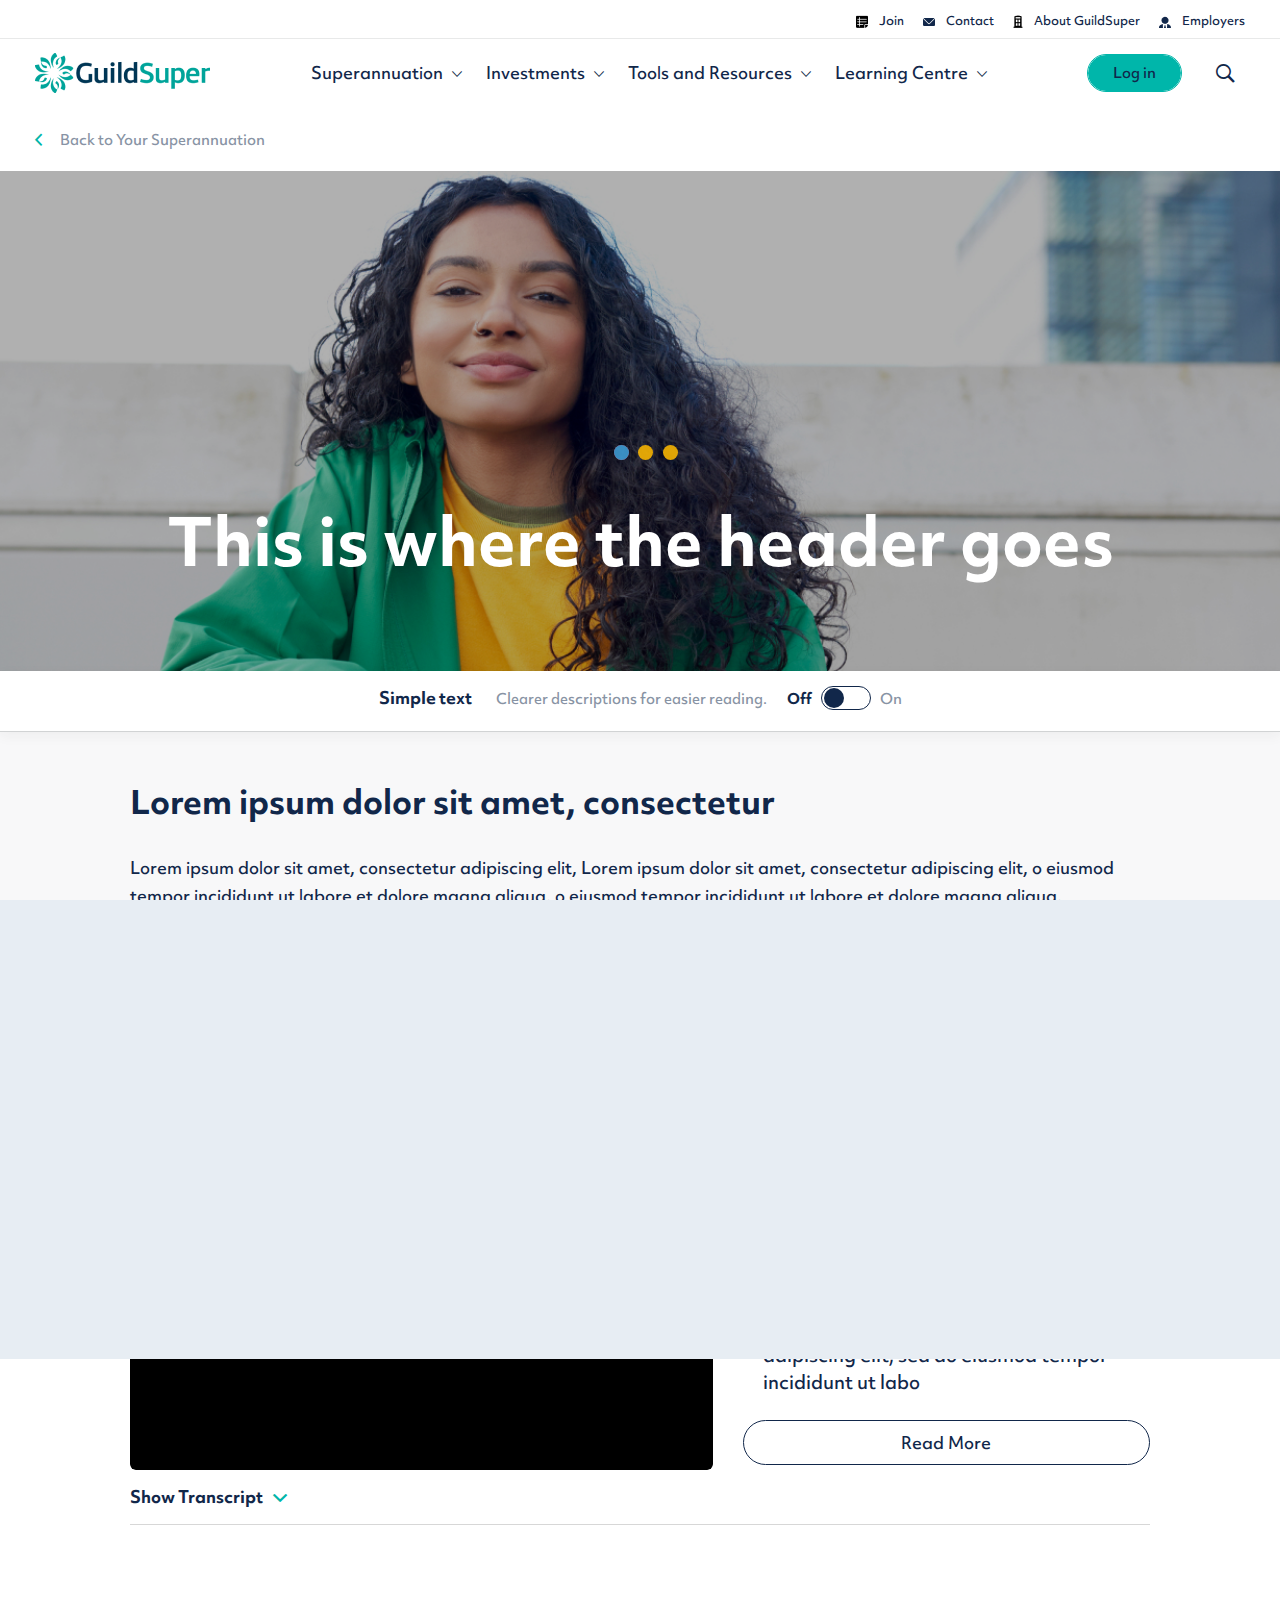
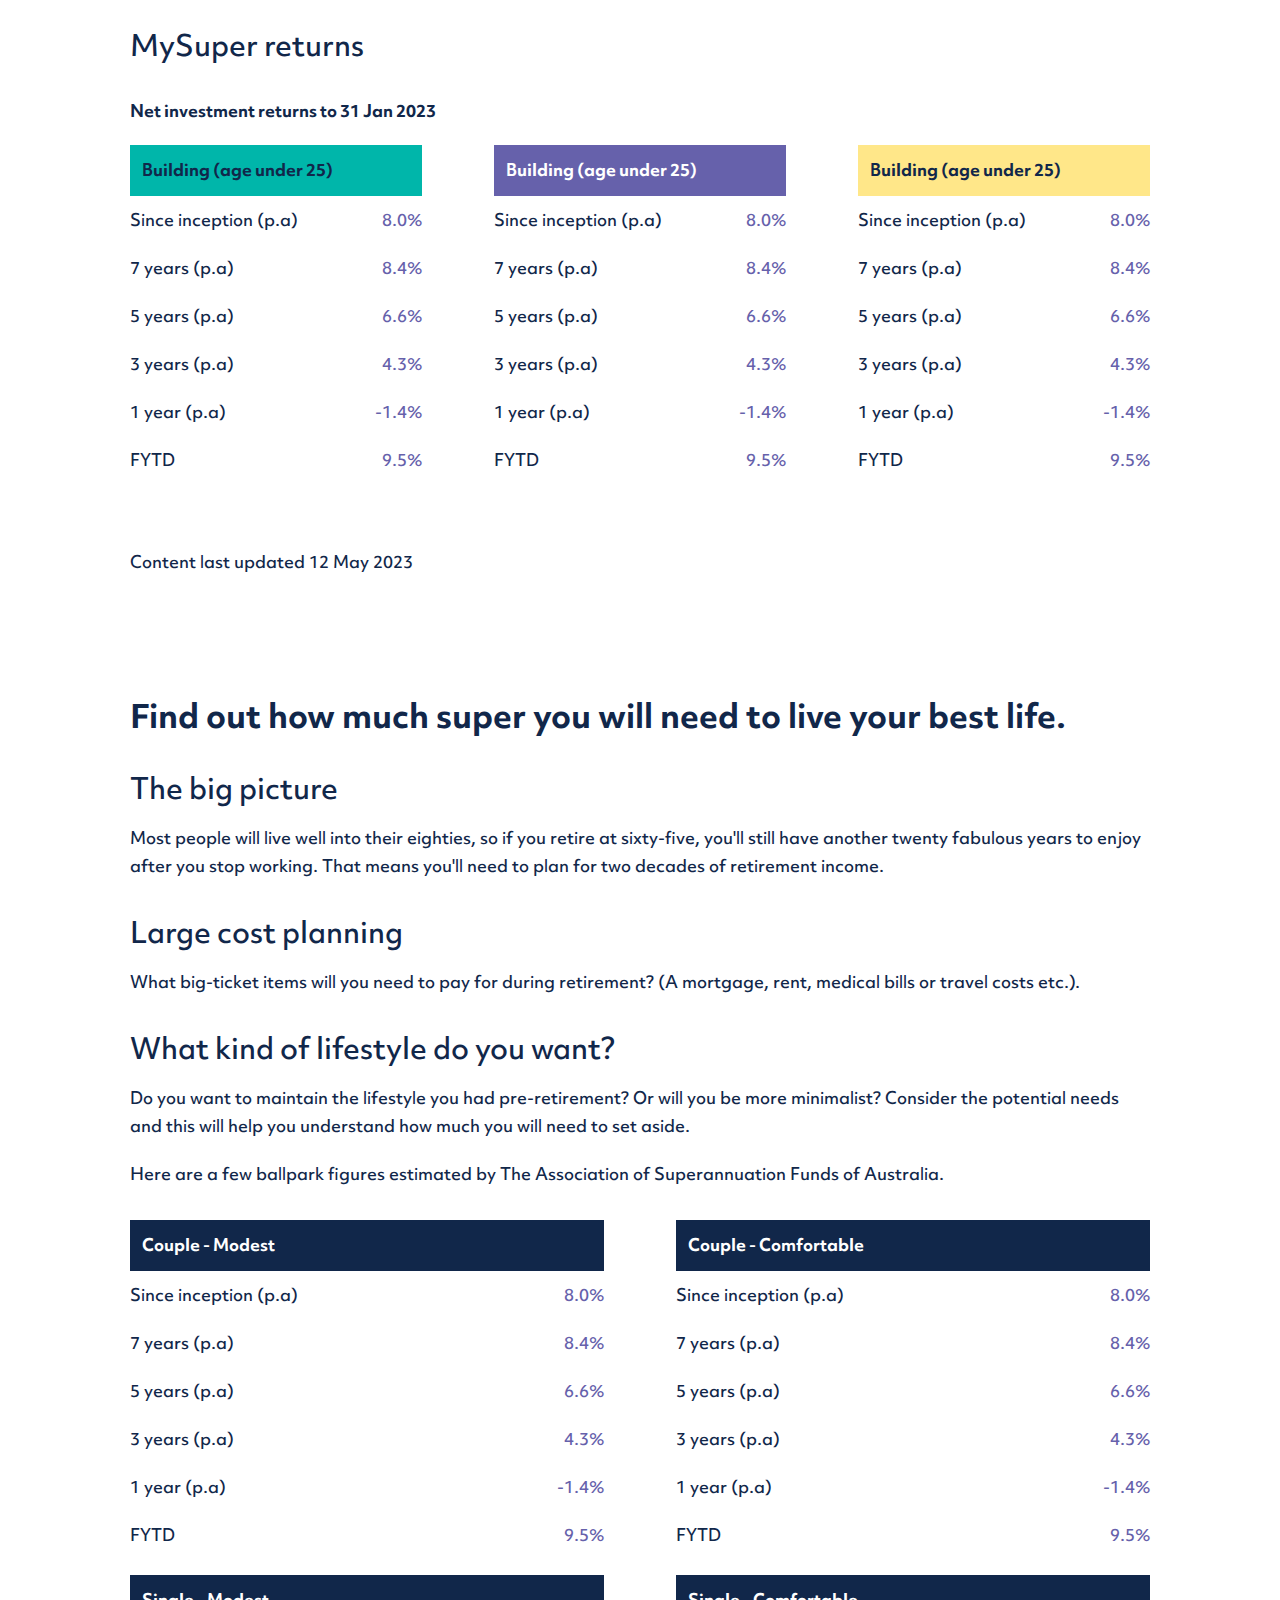
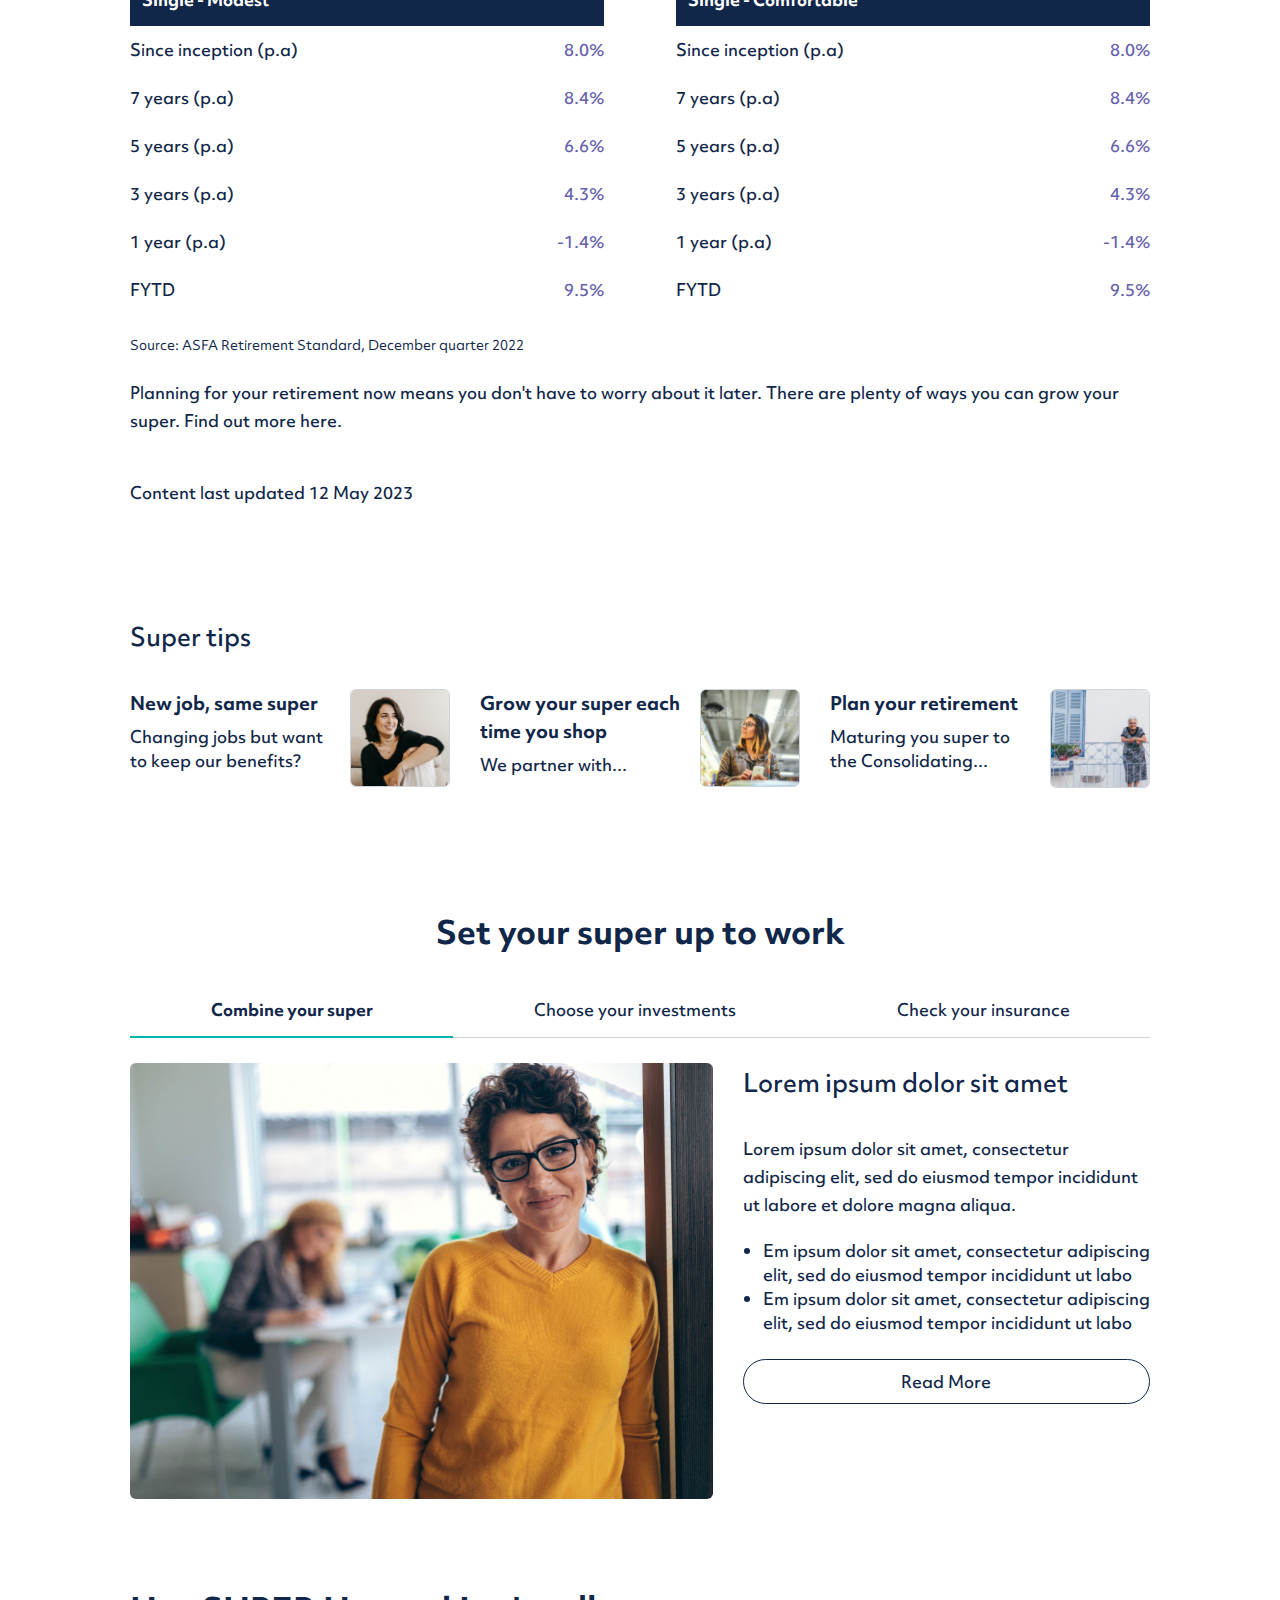
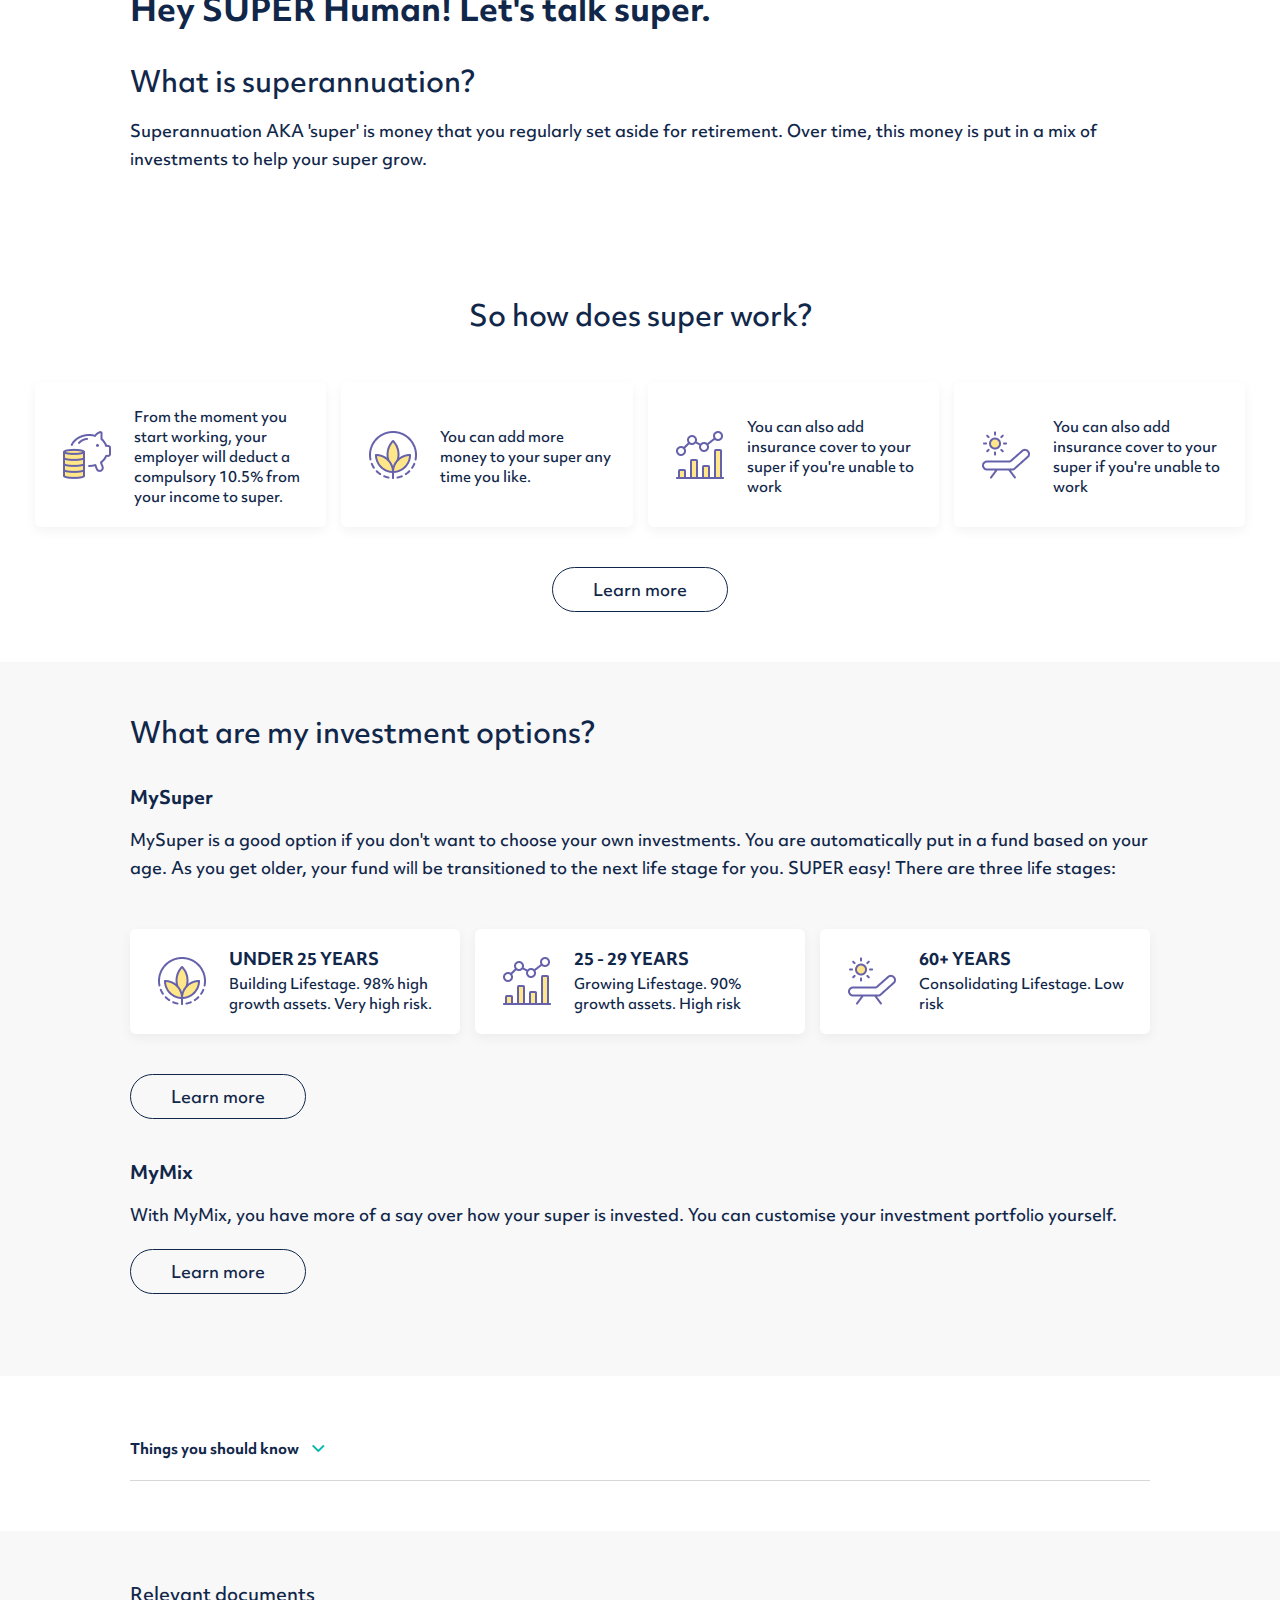
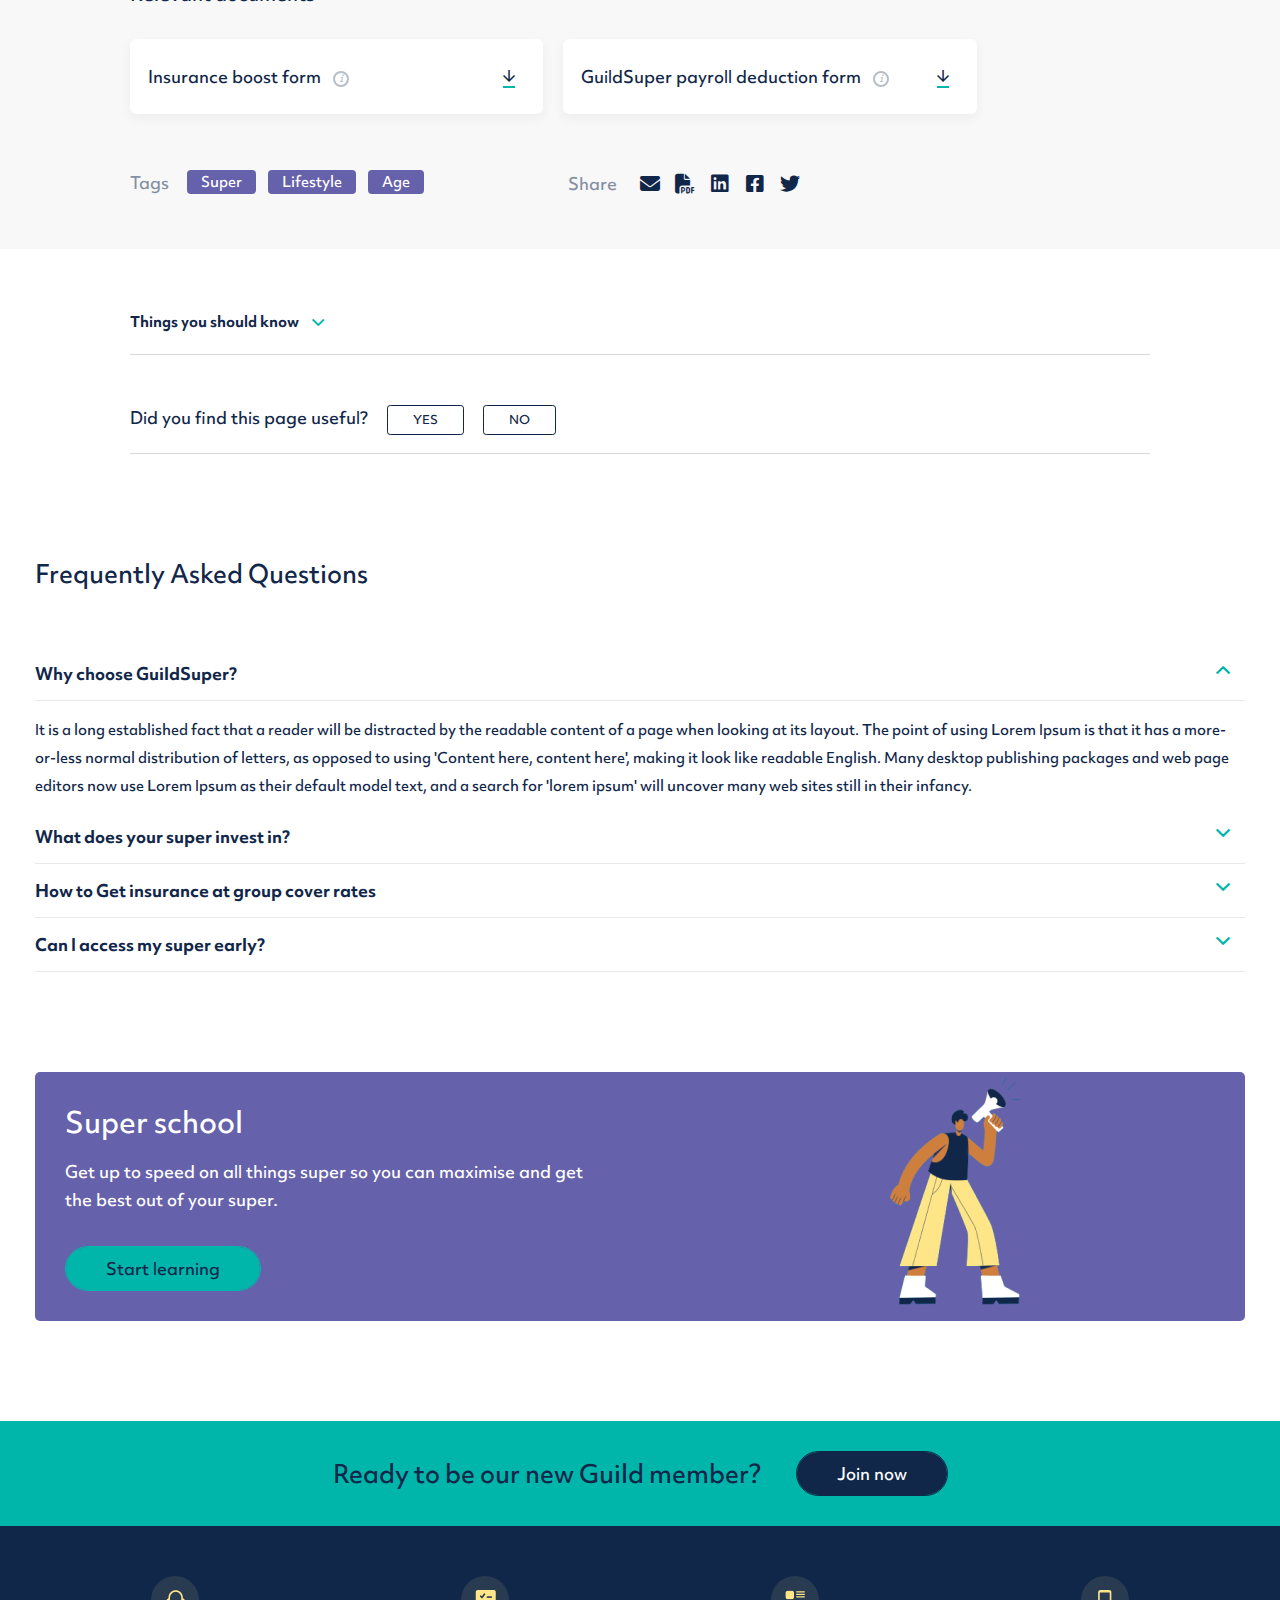
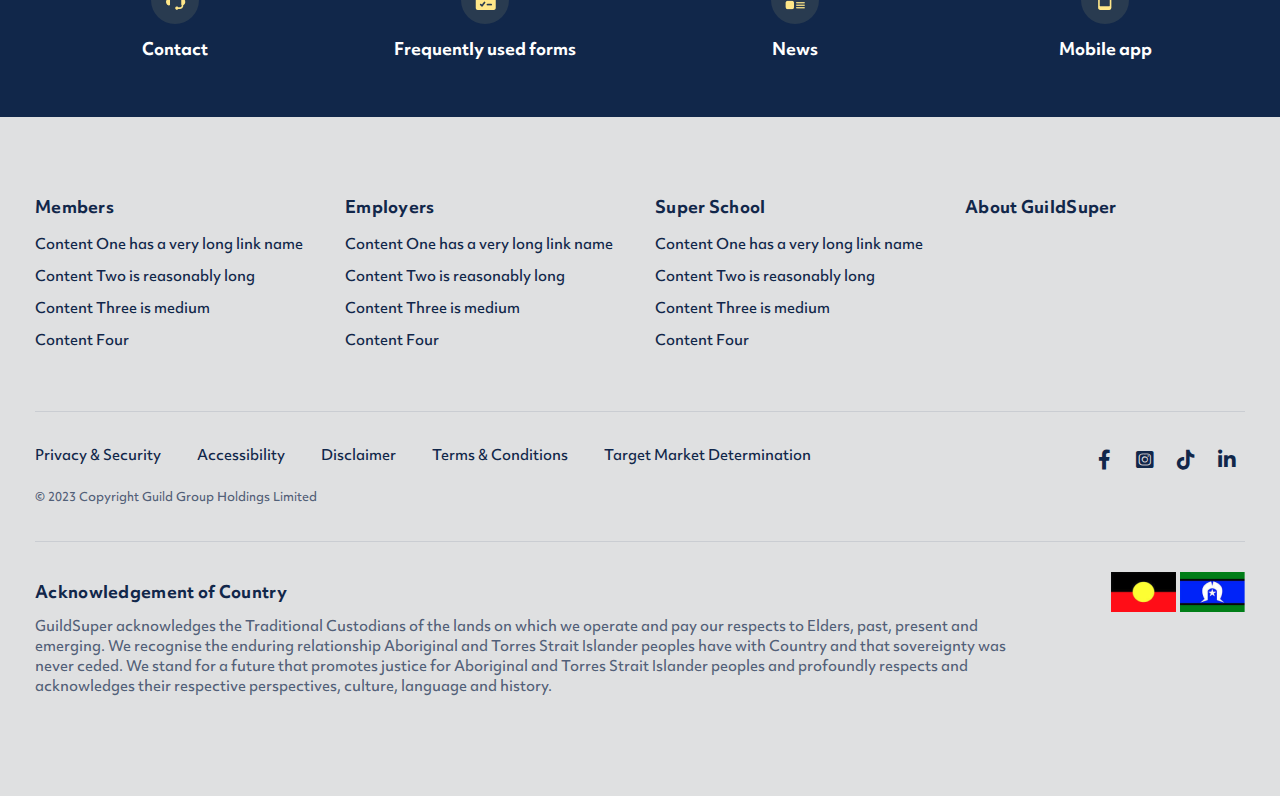
<file: content-stacked-components.html>
<!DOCTYPE html>
<html lang="en">
<head>
<!-- Meta -->
<meta charset="utf-8">
<meta http-equiv="X-UA-Compatible" content="IE=edge">
<meta name="viewport" content="width=device-width, initial-scale=1">
<meta http-equiv="Access-Control-Allow-Origin" content="*"/>

<!-- SITE TITLE -->
<title> GuildSuper Content Generic</title>

<!-- Favicon Icon -->
<link rel="shortcut icon" type="image/x-icon" href="assets/images/favicon.png">
<!-- Animation CSS -->
<link rel="stylesheet" href="assets/css/animate.css">	
<!-- Latest Bootstrap min CSS -->
<link rel="stylesheet" href="assets/bootstrap/css/bootstrap.min.css">
<!-- Font -->
<link href="" rel="stylesheet">
<!-- Icon Font CSS -->
<link rel="stylesheet" href="assets/css/ionicons.min.css">
<link rel="stylesheet" href="assets/css/all.min.css">

<!-- <link rel="stylesheet" href="assets/css/linearicons.css"> -->
<!--- owl carousel CSS-->
<link rel="stylesheet" href="assets/owlcarousel/css/owl.carousel.min.css">
<link rel="stylesheet" href="assets/owlcarousel/css/owl.theme.css">
<link rel="stylesheet" href="assets/owlcarousel/css/owl.theme.default.min.css">

<link rel="stylesheet" href="assets/css/slick.css">
<link rel="stylesheet" href="assets/css/slick-theme.css">

<!-- Magnific Popup CSS -->
<link rel="stylesheet" href="assets/css/magnific-popup.css">

<!-- video-js CSS -->
<link rel="stylesheet" href="assets/css/video-js.css" >

<!-- Style CSS -->
<link rel="stylesheet" href="assets/css/style.css">
<link rel="stylesheet" href="assets/css/responsive.css">
</head>

<body>

<!-- LOADER -->
<div class="preloader">
	<div class="loader-section section-top"></div>
    <div class="lds-ellipsis">
    	<span></span>
        <span></span>
        <span></span>
        <span></span>
    </div>
    <div class="loader-section section-bottom"></div>
</div>
<!-- END LOADER --> 


<!-- START HEADER -->
<header class="header_wrap fixed-top dark_skin main_menu_size_16 ">
	<div class="top-header">
        <div class="container">
            <div class="row justify-content-end">
                <div class="col-lg-6 col-md-7 col-5">
                	<div class="d-flex align-items-center justify-content-end">
                    	<ul class="header_list">
                            <li><a href="#"><img src="assets/images/join_icon.png" alt=""><span> Join </span></a></li>
                            <li><a href="#"><img src="assets/images/mail_icon.png" alt=""><span> Contact </span></a></li>
                            <li><a href="#"><img src="assets/images/guildsuper_icon.png" alt=""><span> About GuildSuper </span></a></li>
                            <li><a href="#"><img src="assets/images/employers_icon.png" alt=""><span> Employers </span></a></li>
						</ul>
                    </div>
                </div>
            </div>
        </div>
    </div>
    <div class="bottom-header">
        <div class="container">
            <nav class="navbar navbar-expand-lg"> 
            	<button class="navbar-toggler" type="button" data-toggle="collapse" data-target="#navbarSupportedContent" aria-expanded="false"> 
                    <span class="ion-android-menu"></span>
                </button>
                <a class="navbar-brand" href="index.html">
                    <img class="logo_dark" src="assets/images/logo_dark.png" alt="logo" />
                </a>
                
                <div class="collapse navbar-collapse justify-content-center" id="navbarSupportedContent">
                    <ul class="navbar-nav">
                        <li class="dropdown dropdown-mega-menu">
                            <a data-toggle="dropdown" class="nav-link dropdown-toggle " href="#"> Superannuation </a>
                            <div class="dropdown-menu">
                            	<div class="container"> 
                                    <ul class="mega-menu d-lg-flex">
                                        <li class="mega-menu-col col-lg">
                                            <ul> 
                                                <li><a class="dropdown-item nav-link nav_item" href="#"><span class="menu_icon"><img src="assets/images/menu_icon.png" alt="menu" /></span> <span> Becoming a member </span> <span class="menu_desc"> Lorem ipsum dolor sit amet, consectetur adipiscing elit, sed. </span></a></li>
                                                <li><a class="dropdown-item nav-link nav_item" href="#"><span class="menu_icon"><img src="assets/images/menu_icon.png" alt="menu" /></span> <span> Understanding super </span> <span class="menu_desc"> Lorem ipsum dolor sit amet, consectetur adipiscing elit, sed. </span></a></li>
                                            </ul>
                                        </li>
                                        <li class="mega-menu-col col-lg">
                                            <ul>
                                                <li><a class="dropdown-item nav-link nav_item" href="#"><span class="menu_icon"><img src="assets/images/menu_icon.png" alt="menu" /></span> <span> Accessing your account </span> <span class="menu_desc"> Lorem ipsum dolor sit amet, consectetur adipiscing elit, sed. </span></a></li>
                                                <li><a class="dropdown-item nav-link nav_item" href="#"><span class="menu_icon"><img src="assets/images/menu_icon.png" alt="menu" /></span> <span> Retirement </span> <span class="menu_desc"> Lorem ipsum dolor sit amet, consectetur adipiscing elit, sed. </span></a></li>
                                            </ul>
                                        </li>
                                        <li class="mega-menu-col col-lg">
                                            <ul>
                                                <li><a class="dropdown-item nav-link nav_item" href="#"><span class="menu_icon"><img src="assets/images/menu_icon.png" alt="menu" /></span> <span> Super rewards </span> <span class="menu_desc"> Lorem ipsum dolor sit amet, consectetur adipiscing elit, sed. </span></a></li>
                                                <li><a class="dropdown-item nav-link nav_item" href="#"><span class="menu_icon"><img src="assets/images/menu_icon.png" alt="menu" /></span> <span> Resources & advice </span> <span class="menu_desc"> Lorem ipsum dolor sit amet, consectetur adipiscing elit, sed. </span></a></li>
                                            </ul>
                                        </li>
                                        <li class="mega-menu-col col-lg-4 header_banner_wrap">
                                            <div class="header_banner">
                                                <div class="col-12 ">
                                                    <div class="header_banner_content bg_light_green">
                                                        <div class="cta_text">
                                                            <div class="heading_s1 title_normal">
                                                                <h5> Speak to our friendly consultants </h5>
                                                            </div>
                                                        </div>
                                                        <div class="cta_button">
                                                            <a class="btn btn-fill-out-dark btn-radius" href="#"> Call now </a>
                                                        </div>
                                                    </div>
                                                </div>
                                            </div>
                                        </li>
                                    </ul>
                                </div>
                            </div>   
                        </li>
                        <li class="dropdown dropdown-mega-menu">
                            <a class="dropdown-toggle nav-link" href="#" data-toggle="dropdown"> Investments </a>
                            <div class="dropdown-menu">
                            	<div class="container"> 
                                    <ul class="mega-menu d-lg-flex">
                                        <li class="mega-menu-col col-lg">
                                            <ul> 
                                                <li><a class="dropdown-item nav-link nav_item" href="#"><span class="menu_icon"><img src="assets/images/menu_icon.png" alt="menu" /></span> <span> Becoming a member </span> <span class="menu_desc"> Lorem ipsum dolor sit amet, consectetur adipiscing elit, sed. </span></a></li>
                                                <li><a class="dropdown-item nav-link nav_item" href="#"><span class="menu_icon"><img src="assets/images/menu_icon.png" alt="menu" /></span> <span> Understanding super </span> <span class="menu_desc"> Lorem ipsum dolor sit amet, consectetur adipiscing elit, sed. </span></a></li>
                                            </ul>
                                        </li>
                                        <li class="mega-menu-col col-lg">
                                            <ul>
                                                <li><a class="dropdown-item nav-link nav_item" href="#"><span class="menu_icon"><img src="assets/images/menu_icon.png" alt="menu" /></span> <span> Accessing your account </span> <span class="menu_desc"> Lorem ipsum dolor sit amet, consectetur adipiscing elit, sed. </span></a></li>
                                                <li><a class="dropdown-item nav-link nav_item" href="#"><span class="menu_icon"><img src="assets/images/menu_icon.png" alt="menu" /></span> <span> Retirement </span> <span class="menu_desc"> Lorem ipsum dolor sit amet, consectetur adipiscing elit, sed. </span></a></li>
                                            </ul>
                                        </li>
                                        <li class="mega-menu-col col-lg">
                                            <ul>
                                                <li><a class="dropdown-item nav-link nav_item" href="#"><span class="menu_icon"><img src="assets/images/menu_icon.png" alt="menu" /></span> <span> Super rewards </span> <span class="menu_desc"> Lorem ipsum dolor sit amet, consectetur adipiscing elit, sed. </span></a></li>
                                                <li><a class="dropdown-item nav-link nav_item" href="#"><span class="menu_icon"><img src="assets/images/menu_icon.png" alt="menu" /></span> <span> Resources & advice </span> <span class="menu_desc"> Lorem ipsum dolor sit amet, consectetur adipiscing elit, sed. </span></a></li>
                                            </ul>
                                        </li>
                                        <li class="mega-menu-col col-lg-4">
                                            <div class="header_banner">
                                                <div class="col-12 ">
                                                    <div class="header_banner_content bg_light_green">
                                                        <div class="cta_text">
                                                            <div class="heading_s1 title_normal">
                                                                <h5> Speak to our friendly consultants </h5>
                                                            </div>
                                                        </div>
                                                        <div class="cta_button">
                                                            <a class="btn btn-fill-out-dark btn-radius" href="#"> Call now </a>
                                                        </div>
                                                    </div>
                                                </div>
                                            </div>
                                        </li>
                                    </ul>
                                </div>
                            </div>
                        </li>
                        <li class="dropdown">
                            <a class="dropdown-toggle nav-link" href="#" data-toggle="dropdown"> Tools and Resources </a>
                            <div class="dropdown-menu">
                                <ul>
                                    <li>
                                        <a class="dropdown-item menu-link dropdown-toggler" href="#">Products</a>
                                        <div class="dropdown-menu">
                                            <ul> 
                                                <li><a class="dropdown-item nav-link nav_item" href="#">Sub menu header</a></li>
                                                <li><a class="dropdown-item nav-link nav_item" href="#">Sub menu header</a></li>
                                                <li><a class="dropdown-item nav-link nav_item" href="#">Sub menu header</a></li>
                                                <li><a class="dropdown-item nav-link nav_item" href="#">Sub menu</a></li>
                                                <li><a class="dropdown-item nav-link nav_item" href="#">Sub menu header</a></li>
                                                <li><a class="dropdown-item nav-link nav_item" href="#">Sub menu dropdown </a></li>
                                                <li><a class="dropdown-item nav-link nav_item" href="#">Sub menu dropdown </a></li>
                                                <li><a class="dropdown-item nav-link nav_item" href="#">Sub menu dropdown </a></li>
                                                <li><a class="dropdown-item nav-link nav_item" href="#">Sub menu</a></li>
                                                <li><a class="dropdown-item nav-link nav_item" href="#">dropdown Sub menu</a></li> 
                                                <li><a class="dropdown-item nav-link nav_item" href="#">dropdown Sub menu</a></li> 
                                            </ul>
                                        </div>
                                    </li>
                                    <li>
                                        <a class="dropdown-item menu-link dropdown-toggler" href="#">Dropdown Menu</a>
                                        <div class="dropdown-menu">
                                            <ul> 
                                                <li><a class="dropdown-item nav-link nav_item" href="#">Sub menu </a></li>
                                                <li><a class="dropdown-item nav-link nav_item" href="#">Sub menu Style </a></li>
                                                <li><a class="dropdown-item nav-link nav_item" href="#">Sub menu </a></li>
                                                <li><a class="dropdown-item nav-link nav_item" href="#">Sub menu Style </a></li>
                                                <li><a class="dropdown-item nav-link nav_item" href="#">Sub menu </a></li>
                                                <li><a class="dropdown-item nav-link nav_item" href="#">Sub menu Style </a></li>
                                                <li><a class="dropdown-item nav-link nav_item" href="#">Sub menu </a></li>
                                                <li><a class="dropdown-item nav-link nav_item" href="#">Sub menu Style </a></li>
                                            </ul>
                                        </div>
                                    </li>
                                    <li>
                                        <a class="dropdown-item menu-link dropdown-toggler" href="#">Dropdown Menu</a>
                                        <div class="dropdown-menu">
                                            <ul> 
                                                <li><a class="dropdown-item nav-link nav_item" href="#">Dropdown Style</a></li>
                                                <li><a class="dropdown-item nav-link nav_item" href="#">Dropdown Style</a></li>
                                                <li><a class="dropdown-item nav-link nav_item" href="#">Dropdown Style</a></li>
                                                <li><a class="dropdown-item nav-link nav_item" href="#">Dropdown Style</a></li>
                                                <li><a class="dropdown-item nav-link nav_item" href="#">Dropdown Style</a></li>
                                                <li><a class="dropdown-item nav-link nav_item" href="#">Dropdown Style</a></li>
                                                <li><a class="dropdown-item nav-link nav_item" href="#">Dropdown Style</a></li>
                                                <li><a class="dropdown-item nav-link nav_item" href="#">Dropdown Style</a></li>
                                            </ul>
                                        </div>
                                    </li>
                                    <li>
                                        <a class="dropdown-item menu-link dropdown-toggler" href="#">Dropdown Panel</a>
                                        <div class="dropdown-menu">
                                            <ul> 
                                                <li><a class="dropdown-item nav-link nav_item" href="#">Dropdown Side</a></li>
                                                <li><a class="dropdown-item nav-link nav_item" href="#">Dropdown Side</a></li>
                                                <li><a class="dropdown-item nav-link nav_item" href="#">Dropdown Side</a></li>
                                                <li><a class="dropdown-item nav-link nav_item" href="#">Dropdown Side</a></li>
                                                <li><a class="dropdown-item nav-link nav_item" href="#">Dropdown </a></li>
                                            </ul>
                                        </div>
                                    </li>
                                </ul>
                            </div>
                        </li>
                        <li class="dropdown dropdown-mega-menu">
                            <a class="dropdown-toggle nav-link" href="#" data-toggle="dropdown"> Learning Centre </a>
                            <div class="dropdown-menu">
                            	<div class="container"> 
                                    <ul class="mega-menu d-lg-flex">
                                        <li class="mega-menu-col col-lg">
                                            <ul> 
                                                <li><a class="dropdown-item nav-link nav_item" href="#"><span class="menu_icon"><img src="assets/images/menu_icon.png" alt="menu" /></span> <span> Becoming a member </span> <span class="menu_desc"> Lorem ipsum dolor sit amet, consectetur adipiscing elit, sed. </span></a></li>
                                                <li><a class="dropdown-item nav-link nav_item" href="#"><span class="menu_icon"><img src="assets/images/menu_icon.png" alt="menu" /></span> <span> Understanding super </span> <span class="menu_desc"> Lorem ipsum dolor sit amet, consectetur adipiscing elit, sed. </span></a></li>
                                            </ul>
                                        </li>
                                        <li class="mega-menu-col col-lg">
                                            <ul>
                                                <li><a class="dropdown-item nav-link nav_item" href="#"><span class="menu_icon"><img src="assets/images/menu_icon.png" alt="menu" /></span> <span> Accessing your account </span> <span class="menu_desc"> Lorem ipsum dolor sit amet, consectetur adipiscing elit, sed. </span></a></li>
                                                <li><a class="dropdown-item nav-link nav_item" href="#"><span class="menu_icon"><img src="assets/images/menu_icon.png" alt="menu" /></span> <span> Retirement </span> <span class="menu_desc"> Lorem ipsum dolor sit amet, consectetur adipiscing elit, sed. </span></a></li>
                                            </ul>
                                        </li>
                                        <li class="mega-menu-col col-lg">
                                            <ul>
                                                <li><a class="dropdown-item nav-link nav_item" href="#"><span class="menu_icon"><img src="assets/images/menu_icon.png" alt="menu" /></span> <span> Super rewards </span> <span class="menu_desc"> Lorem ipsum dolor sit amet, consectetur adipiscing elit, sed. </span></a></li>
                                                <li><a class="dropdown-item nav-link nav_item" href="#"><span class="menu_icon"><img src="assets/images/menu_icon.png" alt="menu" /></span> <span> Resources & advice </span> <span class="menu_desc"> Lorem ipsum dolor sit amet, consectetur adipiscing elit, sed. </span></a></li>
                                            </ul>
                                        </li>
                                        <li class="mega-menu-col col-lg-4">
                                            <div class="header_banner">
                                                <div class="col-12 ">
                                                    <div class="header_banner_content bg_light_green">
                                                        <div class="cta_text">
                                                            <div class="heading_s1 title_normal">
                                                                <h5> Speak to our friendly consultants </h5>
                                                            </div>
                                                        </div>
                                                        <div class="cta_button">
                                                            <a class="btn btn-fill-out-dark btn-radius" href="#"> Call now </a>
                                                        </div>
                                                    </div>
                                                </div>
                                            </div>
                                        </li>
                                    </ul>
                                </div>
                            </div>
                        </li>
                    </ul>
                    <div class="mobile_menu">
                    	<ul class="header_list">
                            <li><a href="#"><img src="assets/images/join_icon.png" alt=""><span> Join </span></a></li>
                            <li><a href="#"><img src="assets/images/mail_icon.png" alt=""><span> Contact </span></a></li>
                            <li><a href="#"><img src="assets/images/guildsuper_icon.png" alt=""><span> About GuildSuper </span></a></li>
                            <li><a href="#"><img src="assets/images/employers_icon.png" alt=""><span> Employers </span></a></li>
						</ul>
                    </div>
                </div>
                <div class="navbar-nav attr-nav align-items-center">
                	<li><a href="demo-medical/appointment.html" class="btn btn-fill-out btn-radius btn-sm" data-toggle="modal" data-target="#exampleModal"> Log in </a> </li>
                    <li><a href="javascript:void(0);" class="nav-link search_trigger"><i class="ion-ios-search-strong"></i></a>
                        <div class="search_wrap">
                            <span class="close-search"><i class="ion-ios-close-empty"></i></span>
                            <form>
                                <input type="text" placeholder="Search" class="form-control" id="search_input">
                                <button type="submit" class="search_icon"><i class="ion-ios-search-strong"></i></button>
                            </form>
                        </div>
                    </li>
                </div>
            </nav>
        </div>
    </div>
</header>
<!-- END HEADER -->

<div class="pt_20 pb_20">
    <div class="container">
        <div class="row">
            <div class="col-12">
                <div class="back_link">
                    <a href="#"><i class="ion-chevron-left"></i> Back to Your Superannuation </a>
                </div>
            </div>
        </div>
    </div>
</div>

<!-- START SECTION Page Title -->
<div class="banner_section slide_small page_title_light overlay_bg_30 background_bg" data-img-src="assets/images/breadcrumb_bg.jpg">
	<div class="banner_slide_content">
        <div class="container">
            <div class="row align-items-center">
                <div class="col-12">
                    <div class="banner_content text-center text_white">
                        <h2> This is where the header goes </h2>
                    </div>
                </div>
            </div>
        </div>
    </div>
</div>
<!-- END SECTION BREADCRUMB -->


<div class="section py-0">
	<div class="simple_text_reading">
    	<div class="mobile_toggle"> More reading options </div>
        <div class="small_container">
        	<div class="row">
                <div class="col-12">
                    <div class="simple_reading">
                        <div class="simple_reading_text">
                            <span><strong>Simple text</strong> </span>
                            <span>Clearer descriptions for easier reading. </span> 
                        </div>
                        <div class="form_switch off">
                            <span class="switch_text off">Off</span>
                            <span class="toggle_switch">
                              <input type="checkbox" name="toggle1" class="ToggleSwitch" id="ToggleSwitch">
                              <label for="toggle1"></label>
                            </span>
                            <span class="switch_text on">On</span>
                        </div>
                    </div>
                </div>
			</div>
        </div>
    </div>
</div>    




<!-- START SECTION why guildsuper --> 
<div class="section bg_light_gray small_pt pb_40">
	<div class="small_container">
    	<div class="row">
        	<div class="col-md-12">
            	<div class="heading_s1">
                	<h2> Lorem ipsum dolor sit amet, consectetur </h2>
                </div>
                <p> Lorem ipsum dolor sit amet, consectetur adipiscing elit, Lorem ipsum dolor sit amet, consectetur adipiscing elit, o eiusmod tempor incididunt ut labore et dolore magna aliqua. o eiusmod tempor incididunt ut labore et dolore magna aliqua.  </p>
            </div>
        </div>
    </div>
</div>
<!-- END SECTION why guildsuper -->

<!-- START SECTION video-->
<div class="section small_pb">
    <div class="small_container">
        <div class="row justify-content-center">
            <div class="col-lg-7 col-md-12 col-sm-12"> 
            	<div class="about_single_img">
                	<div class="mission_img mb-4 mb-lg-0">
                    	  <div class="video-container ">
                            <video id="video" class="video-js vjs-default-skin radius_all_5" height="400" width="100%" controls>
                              <source src="http://www.openbeelden.nl/files/92/104101.ed_hd.mp4" type="video/mp4">
                              <source src="http://www.openbeelden.nl/files/92/104105.ed_hd.webm" type="video/webm">
                              <track kind="captions" src="assets/captions/captions.en.vtt" srclang="en" label="English" default>
                             </video>
                          </div>
                          <div class="video-container moblie_video">
                            <video id="mobilevideo" class="video-js vjs-default-skin radius_all_5" height="300" width="100%" controls>
                              <source src="http://www.openbeelden.nl/files/92/104101.ed_hd.mp4" type="video/mp4">
                              <source src="http://www.openbeelden.nl/files/92/104105.ed_hd.webm" type="video/webm">
                              <track kind="captions" src="assets/captions/captions.en.vtt" srclang="en" label="English" default>
                             </video>
                          </div>
                          <div id="mobiletranscript"></div>
                    </div>
                </div>
            </div>
            <div class="col-lg-5 col-md-12 col-sm-12">
            	<div class="video_dec">
                    <div class="heading_s1 title_normal">
                        <h4> Lorem ipsum dolor sit amet  </h4>
                    </div>
                    <p> Lorem ipsum dolor sit amet, consectetur adipiscing elit, sed do eiusmod tempor incididunt ut labore et dolore magna aliqua.</p>
                    <div class="list_style">
                        <ul>
                            <li> Em ipsum dolor sit amet, consectetur adipiscing elit, sed do eiusmod tempor incididunt ut labo </li>
                            <li> Em ipsum dolor sit amet, consectetur adipiscing elit, sed do eiusmod tempor incididunt ut labo </li>
                        </ul>
                    </div>
                    <a href="#" class="btn btn-line-fill btn-radius d-block mt-4">Read More</a>
                </div>
            </div>
        </div>
        <div class="row">
        	<div class="col-12">
            	<div id="transcript"></div>
                
            </div>
        </div>
    </div>
</div>
<!-- END SECTION video --> 

<!-- STAT MySuper returns --> 
<div class="section small_pt small_pb">
	<div class="small_container">
    	<div class="row">
        	<div class="col-md-12">
            	<div class="heading_s1 title_normal">
                	<h3> MySuper returns </h3>
                </div>
                <p><strong> Net investment returns to 31 Jan 2023 </strong></p>
            </div>
        </div>
        <div class="row big_spacing">
        	<div class="col-md-4">
            	<div class="table-responsive-md">
					<table class="table">
                      <thead class="thead-light-green">
                        <tr>
                          <th colspan="2">Building (age under 25)</th>
                        </tr>
                      </thead>
                      <tbody>
                        <tr>
                          <td>Since inception (p.a)</td>
                          <td>8.0%</td>
                        </tr>
                        <tr>
                          <td>7 years (p.a)</td>
                          <td>8.4%</td>
                        </tr>
                        <tr>
                          <td>5 years (p.a)</td>
                          <td>6.6%</td>
                        </tr>
                        <tr>
                          <td>3 years (p.a)</td>
                          <td>4.3%</td>
                        </tr>
                        <tr>
                          <td>1 year (p.a)</td>
                          <td>-1.4%</td>
                        </tr>
                        <tr>
                          <td>FYTD</td>
                          <td>9.5%</td>
                        </tr>
                      </tbody>
                    </table>
                </div>
            </div>
            <div class="col-md-4">
            	<div class="table-responsive-md">
					<table class="table">
                      <thead class="thead-purple">
                        <tr>
                          <th colspan="2">Building (age under 25)</th>
                        </tr>
                      </thead>
                      <tbody>
                        <tr>
                          <td>Since inception (p.a)</td>
                          <td>8.0%</td>
                        </tr>
                        <tr>
                          <td>7 years (p.a)</td>
                          <td>8.4%</td>
                        </tr>
                        <tr>
                          <td>5 years (p.a)</td>
                          <td>6.6%</td>
                        </tr>
                        <tr>
                          <td>3 years (p.a)</td>
                          <td>4.3%</td>
                        </tr>
                        <tr>
                          <td>1 year (p.a)</td>
                          <td>-1.4%</td>
                        </tr>
                        <tr>
                          <td>FYTD</td>
                          <td>9.5%</td>
                        </tr>
                      </tbody>
                    </table>
                </div>
            </div>
            <div class="col-md-4">
            	<div class="table-responsive-md">
					<table class="table">
                      <thead class="thead-yellow">
                        <tr>
                          <th colspan="2">Building (age under 25)</th>
                        </tr>
                      </thead>
                      <tbody>
                        <tr>
                          <td>Since inception (p.a)</td>
                          <td>8.0%</td>
                        </tr>
                        <tr>
                          <td>7 years (p.a)</td>
                          <td>8.4%</td>
                        </tr>
                        <tr>
                          <td>5 years (p.a)</td>
                          <td>6.6%</td>
                        </tr>
                        <tr>
                          <td>3 years (p.a)</td>
                          <td>4.3%</td>
                        </tr>
                        <tr>
                          <td>1 year (p.a)</td>
                          <td>-1.4%</td>
                        </tr>
                        <tr>
                          <td>FYTD</td>
                          <td>9.5%</td>
                        </tr>
                      </tbody>
                    </table>
                </div>
            </div>
        </div>
        <div class="row">
        	<div class="col-12 mt-5">
            	<p> Content last updated 12 May 2023 </p>
            </div>
        </div>
    </div>
</div>
<!-- END MySuper returns --> 

<!-- START SECTION text --> 
<div class="section small_pt pb_40">
	<div class="small_container">
    	<div class="row">
        	<div class="col-md-12">
            	<div class="heading_s1">
                	<h2> Find out how much super you will need to live your best life. </h2>
                </div>
                <div class="heading_s1 title_normal">
                	<h3> The big picture </h3>
                    <p> Most people will live well into their eighties, so if you retire at sixty-five, you'll still have another twenty fabulous years to enjoy after you stop working. That means you'll need to plan for two decades of retirement income. </p>
                </div>
                <div class="heading_s1 title_normal">
                	<h3> Large cost planning </h3>
                    <p> What big-ticket items will you need to pay for during retirement? (A mortgage, rent, medical bills or travel costs etc.). </p>
                </div>
                <div class="heading_s1 title_normal">
                	<h3> What kind of lifestyle do you want? </h3>
                    <p>Do you want to maintain the lifestyle you had pre-retirement? Or will you be more minimalist? Consider the potential needs and this will help you understand how much you will need to set aside.</p>
                    <p> Here are a few ballpark figures estimated by The Association of Superannuation Funds of Australia. </p>
                </div>
            </div>
        </div>
        <div class="row big_spacing">
        	<div class="col-md-6">
            	<div class="table-responsive-md">
					<table class="table">
                      <thead class="thead-dark-blue">
                        <tr>
                          <th colspan="2"> Couple - Modest </th>
                        </tr>
                      </thead>
                      <tbody>
                        <tr>
                          <td>Since inception (p.a)</td>
                          <td>8.0%</td>
                        </tr>
                        <tr>
                          <td>7 years (p.a)</td>
                          <td>8.4%</td>
                        </tr>
                        <tr>
                          <td>5 years (p.a)</td>
                          <td>6.6%</td>
                        </tr>
                        <tr>
                          <td>3 years (p.a)</td>
                          <td>4.3%</td>
                        </tr>
                        <tr>
                          <td>1 year (p.a)</td>
                          <td>-1.4%</td>
                        </tr>
                        <tr>
                          <td>FYTD</td>
                          <td>9.5%</td>
                        </tr>
                      </tbody>
                    </table>
                </div>
            </div>
            <div class="col-md-6">
            	<div class="table-responsive-md">
					<table class="table">
                      <thead class="thead-dark-blue">
                        <tr>
                          <th colspan="2">Couple - Comfortable </th>
                        </tr>
                      </thead>
                      <tbody>
                        <tr>
                          <td>Since inception (p.a)</td>
                          <td>8.0%</td>
                        </tr>
                        <tr>
                          <td>7 years (p.a)</td>
                          <td>8.4%</td>
                        </tr>
                        <tr>
                          <td>5 years (p.a)</td>
                          <td>6.6%</td>
                        </tr>
                        <tr>
                          <td>3 years (p.a)</td>
                          <td>4.3%</td>
                        </tr>
                        <tr>
                          <td>1 year (p.a)</td>
                          <td>-1.4%</td>
                        </tr>
                        <tr>
                          <td>FYTD</td>
                          <td>9.5%</td>
                        </tr>
                      </tbody>
                    </table>
                </div>
            </div>
            <div class="col-md-6">
            	<div class="table-responsive-md">
					<table class="table">
                      <thead class="thead-dark-blue">
                        <tr>
                          <th colspan="2"> Single - Modest </th>
                        </tr>
                      </thead>
                      <tbody>
                        <tr>
                          <td>Since inception (p.a)</td>
                          <td>8.0%</td>
                        </tr>
                        <tr>
                          <td>7 years (p.a)</td>
                          <td>8.4%</td>
                        </tr>
                        <tr>
                          <td>5 years (p.a)</td>
                          <td>6.6%</td>
                        </tr>
                        <tr>
                          <td>3 years (p.a)</td>
                          <td>4.3%</td>
                        </tr>
                        <tr>
                          <td>1 year (p.a)</td>
                          <td>-1.4%</td>
                        </tr>
                        <tr>
                          <td>FYTD</td>
                          <td>9.5%</td>
                        </tr>
                      </tbody>
                    </table>
                </div>
            </div>
            <div class="col-md-6">
            	<div class="table-responsive-md">
					<table class="table">
                      <thead class="thead-dark-blue">
                        <tr>
                          <th colspan="2"> Single - Comfortable </th>
                        </tr>
                      </thead>
                      <tbody>
                        <tr>
                          <td>Since inception (p.a)</td>
                          <td>8.0%</td>
                        </tr>
                        <tr>
                          <td>7 years (p.a)</td>
                          <td>8.4%</td>
                        </tr>
                        <tr>
                          <td>5 years (p.a)</td>
                          <td>6.6%</td>
                        </tr>
                        <tr>
                          <td>3 years (p.a)</td>
                          <td>4.3%</td>
                        </tr>
                        <tr>
                          <td>1 year (p.a)</td>
                          <td>-1.4%</td>
                        </tr>
                        <tr>
                          <td>FYTD</td>
                          <td>9.5%</td>
                        </tr>
                      </tbody>
                    </table>
                </div>
            </div>
		</div>  
        <div class="row">
        	<div class="col-12">
            	<p><small> Source: ASFA Retirement Standard, December quarter 2022</small>
            </div>
            <div class="col-12">
            	<p> Planning for your retirement now means you don't have to worry about it later. There are plenty of ways you can grow your super. Find out more here. </p>
            </div>
            <div class="col-12 mt-4">
            	<p> Content last updated 12 May 2023 </p>
            </div>
        </div>
    </div>
</div>
<!-- END SECTION text -->


<!-- STAT SECTION blog --> 
<div class="section small_pt small_pb">
	<div class="small_container">
    	<div class="row">
        	<div class="col-md-12">
            	<div class="heading_s1 title_normal">
                	<h4> Super tips</h4>
                </div>
            </div>
        </div>
    	<div class="row">
			<div class="col-lg-4 col-md-6 col-sm-6">
            	<div class="blog_list">
                    <div class="post_content">
                        <h5><a href="#"> New job, same super </a></h5>
                        <p> Changing jobs but want to keep our benefits?  </p>
                    </div>
                    <div class="post_img">
                        <a href="#"><img src="assets/images/New-job-super.jpg" alt="letest_post1"></a>
                    </div>
                </div>
            </div>
            <div class="col-lg-4 col-md-6 col-sm-6">
            	<div class="blog_list">
                    <div class="post_content">
                        <h5><a href="#"> Grow your super each time you shop </a></h5>
                        <p> We partner with...  </p>
                    </div>
                    <div class="post_img">
                        <a href="#"><img src="assets/images/Grow-time-shop.jpg" alt="letest_post1"></a>
                    </div>
                </div>
            </div>
           <div class="col-lg-4 col-md-6 col-sm-6">
            	<div class="blog_list">
                    <div class="post_content">
                        <h5><a href="#"> Plan your retirement </a></h5>
                        <p> Maturing you super to the Consolidating...  </p>
                    </div>
                    <div class="post_img">
                        <a href="#"><img src="assets/images/Plan-retirement.jpg" alt="letest_post1"></a>
                    </div>
                </div>
            </div>
        </div>
	</div>
</div>
<!-- END SECTION blog -->

<!-- START SECTION tab --> 
<div class="section small_pt pb_40">
	<div class="small_container">
    	<div class="row">
        	<div class="col-md-12">
            	<div class="heading_s1 text-center">
                	<h2> Set your super up to work </h2>
                </div>
            </div>
        </div>
        <div class="row">
        	<div class="col-md-12">
                <div class="tab-style4">
                	<ul class="nav nav-tabs nav-fill mobile_tabs" role="tablist">
                        <li class="nav-item">
                        	<a class="nav-link active" id="home-tab2" data-toggle="tab" href="#home2" role="tab" aria-controls="home2" aria-selected="true"> Combine your super </a>
                        </li>
                        <li class="nav-item">
                        	<a class="nav-link" id="profile-tab2" data-toggle="tab" href="#profile2" role="tab" aria-controls="profile2" aria-selected="false"> Choose your investments </a>
                        </li>
                        <li class="nav-item">
                        	<a class="nav-link" id="contact-tab2" data-toggle="tab" href="#contact2" role="tab" aria-controls="contact2" aria-selected="false"> Check your insurance </a>
                        </li>
                    </ul>
                    
                	<div class="tab-content">
                      	<div class="tab-pane fade show active" id="home2" role="tabpanel" aria-labelledby="home-tab2">
                        	<div class="row justify-content-center">
                                <div class="col-lg-7 col-md-12 col-sm-12"> 
                                    <div class="about_single_img mb-4 mb-lg-0">
                                        <img src="assets/images/Combine-your-super.jpg" alt="about_img">
                                    </div>
                                </div>
                                <div class="col-lg-5 col-md-12 col-sm-12">
                                    <div class="heading_s1 title_normal">
                                        <h4> Lorem ipsum dolor sit amet  </h4>
                                    </div>
                                    <p> Lorem ipsum dolor sit amet, consectetur adipiscing elit, sed do eiusmod tempor incididunt ut labore et dolore magna aliqua.</p>
                                    <div class="list_style">
                                        <ul>
                                            <li> Em ipsum dolor sit amet, consectetur adipiscing elit, sed do eiusmod tempor incididunt ut labo </li>
                                            <li> Em ipsum dolor sit amet, consectetur adipiscing elit, sed do eiusmod tempor incididunt ut labo </li>
                                        </ul>
                                    </div>
                                    <a href="#" class="btn btn-line-fill btn-radius d-block mt-4">Read More</a>
                                </div>
                            </div>
						</div>
						<div class="tab-pane fade" id="profile2" role="tabpanel" aria-labelledby="profile-tab2">
                        	<div class="heading_s1 title_normal">
                                <h4> The big picture </h4>
                                <p> Most people will live well into their eighties, so if you retire at sixty-five, you'll still have another twenty fabulous years to enjoy after you stop working. That means you'll need to plan for two decades of retirement income. </p>
                            </div>
                            <div class="heading_s1 title_normal">
                                <h4> Large cost planning </h4>
                                <p> What big-ticket items will you need to pay for during retirement? (A mortgage, rent, medical bills or travel costs etc.). </p>
                            </div>
                            <div class="heading_s1 title_normal">
                                <h4> What kind of lifestyle do you want? </h4>
                                <p> Do you want to maintain the lifestyle you had pre-retirement? Or will you be more minimalist? Consider the potential needs and this will help you understand how much you will need to set aside. </p>
                                <p> Here are a few ballpark figures estimated by The Association of Superannuation Funds of Australia. </p>
                            </div>
                            <a class="btn btn-line-fill btn-radius" href="#"> Learn more </a>
						</div>
						<div class="tab-pane fade" id="contact2" role="tabpanel" aria-labelledby="contact-tab2">
                       		<p>Contrary to popular belief, Lorem Ipsum is not simply random text. It has roots in a piece of classical Latin literature from 45 BC, making it over 2000 years old. Vivamus bibendum magna Lorem ipsum dolor sit amet, consectetur adipiscing elit.Contrary to popular belief, Lorem Ipsum is not simply random text. It has roots in a piece of classical Latin literature from 45 BC, making it over 2000 years old.</p>
                        	<p>At vero eos et accusamus et iusto odio dignissimos ducimus qui blanditiis praesentium voluptatum deleniti atque corrupti quos dolores et quas molestias excepturi sint occaecati cupiditate non provident, similique sunt in culpa qui officia deserunt mollitia animi, id est laborum et dolorum fuga. Et harum quidem rerum facilis est et expedita distinctio.</p>
                            <a class="btn btn-line-fill btn-radius" href="#"> Learn more </a>
						</div>
                    </div>
                </div>
            </div>
        </div>
    </div>
</div>
<!-- END SECTION tab -->


<!-- START SECTION why guildsuper --> 
<div class="section small_pt pb_40">
	<div class="small_container">
    	<div class="row">
        	<div class="col-md-12">
            	<div class="heading_s1">
                	<h2> Hey SUPER Human! Let's talk super. </h2>
                </div>
                <div class="heading_s1 title_normal">
                	<h3> What is superannuation? </h3>
                    <p> Superannuation AKA 'super' is money that you regularly set aside for retirement. Over time, this money is put in a mix of investments to help your super grow.  </p>
                </div>
            </div>
        </div>
    </div>
</div>
<!-- END SECTION why guildsuper -->

<!-- START SECTION Icon Box --> 
<div class="section small_pt small_pb">
	<div class="small_container">
    	<div class="row">
            <div class="col-md-12">
                <div class="heading_s1 title_normal text-center">
                    <h3> So how does super work? </h3>
                </div>
            </div>
        </div>
    </div>
    <div class="container">
        <div class="row small_spacing">
            <div class="col-lg-3 col-md-6 d-flex ">	
                <div class="icon_box icon_box_style9 moblie_icon_box">
                    <div class="icon">
                        <img src="assets/images/stagelife-icon-1.png" alt="25 YEARS">
                    </div>
                    <div class="icon_box_content">
                        <p> From the moment you start working, your employer will deduct a compulsory 10.5% from your income to super. </p>
                    </div>
                </div>
            </div>
            <div class="col-lg-3 col-md-6 d-flex ">
                <div class="icon_box icon_box_style9 moblie_icon_box">
                    <div class="icon">
                        <img src="assets/images/stagelife-icon-2.png" alt="40 YEARS">
                    </div>
                    <div class="icon_box_content">
                        <p> You can add more money to your super any time you like. </p>
                    </div>
                </div>
            </div>
            <div class="col-lg-3 col-md-6 d-flex ">
                <div class="icon_box icon_box_style9 moblie_icon_box">
                    <div class="icon">
                        <img src="assets/images/stagelife-icon-3.png" alt="59 YEARS">
                    </div>
                    <div class="icon_box_content">
                        <p> You can also add insurance cover to your super if you're unable to work </p>
                    </div>
                </div>
            </div>
            <div class="col-lg-3 col-md-6 d-flex ">
                <div class="icon_box icon_box_style9 moblie_icon_box">
                    <div class="icon">
                        <img src="assets/images/stagelife-icon-4.png" alt="60 YEARS">
                    </div>
                    <div class="icon_box_content">
                        <p> You can also add insurance cover to your super if you're unable to work </p>
                    </div>
                </div>
            </div>
        </div>
        <div class="row">
        	<div class="pt_40 col-md-12 text-center">
            	<a class="btn btn-line-fill btn-radius" href="#"> Learn more </a>
            </div>
        </div>
    </div>
</div>
<!-- END SECTION Icon Box -->

<!-- START SECTION Icon Box --> 
<div class="section bg_light_gray small_pt small_pb">
    <div class="small_container">
        <div class="row">
            <div class="col-md-12">
                <div class="heading_s1 title_normal">
                    <h3> What are my investment options? </h3>
                </div>
                <div class="heading_s1">
                    <h5> MySuper </h5>
                    <p> MySuper is a good option if you don't want to choose your own investments. You are automatically put in a fund based on your age. As you get older, your fund will be transitioned to the next life stage for you. SUPER easy! There are three life stages: </p>
                </div>
			</div>
		</div>
        
        <div class="row small_spacing">
            <div class="col-lg-4 col-md-6">
                <div class="icon_box icon_box_style9">
                    <div class="icon">
                        <img src="assets/images/stagelife-icon-2.png" alt="40 YEARS">
                    </div>
                    <div class="icon_box_content">
                        <h6><strong> UNDER 25 YEARS </strong></h6>
                        <p> Building Lifestage. 98% high growth assets. Very high risk. </p>
                    </div>
                </div>
            </div>
            <div class="col-lg-4 col-md-6">
                <div class="icon_box icon_box_style9">
                    <div class="icon">
                        <img src="assets/images/stagelife-icon-3.png" alt="59 YEARS">
                    </div>
                    <div class="icon_box_content">
                        <h6><strong> 25 - 29 YEARS </strong></h6>
                        <p> Growing Lifestage. 90% growth assets. High risk </p>
                    </div>
                </div>
            </div>
            <div class="col-lg-4 col-md-6">
                <div class="icon_box icon_box_style9">
                    <div class="icon">
                        <img src="assets/images/stagelife-icon-4.png" alt="60 YEARS">
                    </div>
                    <div class="icon_box_content">
                        <h6><strong> 60+ YEARS </strong></h6>
                        <p> Consolidating Lifestage. Low risk </p>
                    </div>
                </div>
            </div>
        </div>
        <div class="row">
        	<div class="pt_40 pb_40 col-md-12">
            	<a class="btn btn-line-fill btn-radius" href="#"> Learn more </a>
            </div>
        </div>
        
		<div class="row">
            <div class="col-md-12">
              
                <div class="heading_s1">
                    <h5> MyMix </h5>
                    <p> With MyMix, you have more of a say over how your super is invested. You can customise your investment portfolio yourself. </p>
                    <a class="btn btn-line-fill btn-radius" href="#"> Learn more </a>
                </div>
            </div>
        </div>
        
    </div>
</div>
<!-- END SECTION Icon Box -->


<!-- STAT togglebox --> 
<div class="section small_pt small_pb">
	<div class="small_container">
    	<div class="row">
        	<div class="col-md-12">
            	<div class="togglebox">
                	<div class="toggle_title">
                		<h6> Things you should know </h6>
                    </div>
                    <div class="toggle_text">
                    	<p> At GuildSuper you have access to Death, Total and Permanent Disablement and Income Protection insurance cover that protects you and your family in case of illness, injury or death. By having cover though super, insurance costs are deducted from your super account, not your take-home pay. See insurance. </p>
                    </div>
                </div>
            </div>
        </div>
	</div>
</div>            
<!-- END togglebox --> 

<!-- STAT Relevant documents --> 
<div class="section bg_light_gray small_pt small_pb">
	<div class="small_container">
    	<div class="row">
        	<div class="col-md-12">
            	<div class="heading_s1 title_normal">
                	<h5> Relevant documents </h5>
                </div>
            </div>
        </div>
        <div class="row medium_spacing">
        	<div class="col-md-5">
            	<div class="doc_box">
                	<div class="doc_text">
                    	<span> Insurance boost form </span> <span data-toggle="tooltip" data-placement="top" title="Tooltip on right"><i class="fa-solid fa-info"></i></span>
                    </div>
                    <div class="doc_download">
                    	<a href="#"> <i class="ion-android-arrow-down"></i> </a>
                    </div>
                </div>
            </div>
            <div class="col-md-5">
            	<div class="doc_box">
                	<div class="doc_text">
                    	<span> GuildSuper payroll deduction form </span> <span data-toggle="tooltip" data-placement="top" title="Tooltip on right"><i class="fa-solid fa-info"></i></span>
                    </div>
                    <div class="doc_download">
                    	<a href="#"> <i class="ion-android-arrow-down"></i> </a>
                    </div>
                </div>
            </div>
        </div>
        
        <div class="row pt_40">
        	<div class="col-md-5">
            	<div class="tags">
                	<span> Tags </span>
                    <a href="#"> Super </a>
                    <a href="#"> Lifestyle </a>
                    <a href="#"> Age </a>
                </div>
            </div>
            <div class="col-md-5">
            	<div class="share_wrap">
                	<span> Share </span>
                    <ul class="social_icons rounded_social social_white social_style5">
                    	<li><a href="#"><i class="fa-solid fa-envelope"></i></a></li>
                        <li><a href="#"><i class="fa-solid fa-file-pdf"></i></a></li>
                        <li><a href="#"><i class="fa-brands fa-linkedin"></i></a></li>
                        <li><a href="#"><i class="fa-brands fa-square-facebook"></i></a></li>
                        <li><a href="#"><i class="fa-brands fa-twitter"></i></a></li>
                    </ul>
                </div>
            </div>
        </div>
    </div>
</div>
<!-- END Relevant documents --> 

<!-- STAT togglebox --> 
<div class="section small_pt small_pb">
	<div class="small_container">
    	<div class="row">
        	<div class="col-md-12">
            	<div class="togglebox">
                	<div class="toggle_title">
                		<h6> Things you should know </h6>
                    </div>
                    <div class="toggle_text">
                    	<p> At GuildSuper you have access to Death, Total and Permanent Disablement and Income Protection insurance cover that protects you and your family in case of illness, injury or death. By having cover though super, insurance costs are deducted from your super account, not your take-home pay. See insurance. </p>
                    </div>
                </div>
            </div>
        </div>
	</div>
</div>            
<!-- END togglebox --> 

<!-- STAT togglebox --> 
<div class="section py-0">
	<div class="small_container">
    	<div class="row">
        	<div class="col-md-12">
            	<div class="useful_box">
					<span> Did you find this page useful? </span>
                    <a href="#" class="btn btn-line-fill btn-sm"> YES </a>
                    <a href="#" class="btn btn-line-fill btn-sm"> NO </a>
                </div>
            </div>
        </div>
	</div>
</div>            
<!-- END togglebox -->        

<!-- STAT SECTION FAQ --> 
<div class="section ">
	<div class="container">
    	<div class="row">
            <div class="col-md-12">
                <div class="heading_s1 title_normal pb_20">
                    <h4> Frequently Asked Questions </h4>
                </div>
            </div>
        </div>
    	<div class="row">
        	<div class="col-md-12">
            	<div id="accordion" class="accordion accordion_style1">
                    <div class="card">
                        <div class="card-header" id="headingOne">
                            <h6 class="mb-0"> <a class="collapsed" data-toggle="collapse" href="#collapseOne" aria-expanded="true" aria-controls="collapseOne"> Why choose GuildSuper? </a> </h6>
                          </div>
                          <div id="collapseOne" class="collapse show" aria-labelledby="headingOne" data-parent="#accordion">
                            <div class="card-body">
                            	<p>It is a long established fact that a reader will be distracted by the readable content of a page when looking at its layout. The point of using Lorem Ipsum is that it has a more-or-less normal distribution of letters, as opposed to using 'Content here, content here', making it look like readable English. Many desktop publishing packages and web page editors now use Lorem Ipsum as their default model text, and a search for 'lorem ipsum' will uncover many web sites still in their infancy.</p>
                            </div>
                        </div>
                    </div>
                    <div class="card">
						<div class="card-header" id="headingTwo">
                        	<h6 class="mb-0"> <a class="collapsed" data-toggle="collapse" href="#collapseTwo" aria-expanded="false" aria-controls="collapseTwo"> What does your super invest in? </a> </h6>
						</div>
						<div id="collapseTwo" class="collapse" aria-labelledby="headingTwo" data-parent="#accordion">
                        	<div class="card-body"> 
                        		<p>There are many variations of passages of Lorem Ipsum available, but the majority have suffered alteration in some form, by injected humour, or randomised words which don't look even slightly believable. If you are going to use a passage of Lorem Ipsum, you need to be sure there isn't anything embarrassing hidden in the middle of text.</p>
                        		<p>All the Lorem Ipsum generators on the Internet tend to repeat predefined chunks as necessary, making this the first true generator on the Internet. It uses a dictionary of over 200 Latin words, combined with a handful of model sentence structures, to generate Lorem Ipsum which looks reasonable. The generated Lorem Ipsum is therefore always free from repetition, injected humour, or non-characteristic words etc.</p>
                            </div>
                        </div>
                    </div>
                    <div class="card">
						<div class="card-header" id="headingThree">
                        	<h6 class="mb-0"> <a class="collapsed" data-toggle="collapse" href="#collapseThree" aria-expanded="false" aria-controls="collapseThree"> How to Get insurance at group cover rates </a> </h6>
						</div>
						<div id="collapseThree" class="collapse" aria-labelledby="headingThree" data-parent="#accordion">
							<div class="card-body"> 
                            	<p> At GuildSuper you have access to Death, Total and Permanent Disablement and Income Protection insurance cover that protects you and your family in case of illness, injury or death. </p>
                                <p> By having cover though super, insurance costs are deducted from your super account, not your take-home pay. See <a href="#"> insurance. </a></p>
                        	</div>
                      	</div>
                    </div>
                    <div class="card">
						<div class="card-header" id="headingFour">
                        	<h6 class="mb-0"> <a class="collapsed" data-toggle="collapse" href="#collapseFour" aria-expanded="false" aria-controls="collapseFour"> Can I access my super early? </a> </h6>
                      	</div>
                      	<div id="collapseFour" class="collapse" aria-labelledby="headingFour" data-parent="#accordion">
							<div class="card-body"> 
                            	<p>At vero eos et accusamus et iusto odio dignissimos ducimus qui blanditiis praesentium voluptatum deleniti atque corrupti quos dolores et quas molestias excepturi sint occaecati cupiditate non provident, similique sunt in culpa qui officia deserunt mollitia animi, id est laborum et dolorum fuga.</p>
                        		<p>Et harum quidem rerum facilis est et expedita distinctio. Nam libero tempore, cum soluta nobis est eligendi optio cumque nihil impedit quo minus id quod maxime placeat facere possimus, omnis voluptas assumenda est, omnis dolor repellendus. Temporibus autem quibusdam et aut officiis debitis aut rerum necessitatibus saepe eveniet ut et voluptates repudiandae sint et molestiae non recusandae.</p>
                        		<ul class="list_style1">
                                    <li>The standard chunk of Lorem Ipsum below for those interested</li>
                                    <li>Nemo enim ipsam voluptatem quia voluptas sit aspernatur aut odit aut fugi</li>
                                    <li>Et harum quidem rerum facilis est et expedita distinctio</li>
                                    <li>Itaque earum rerum hic tenetur a sapiente delectus, ut aut reiciendis voluptatibus maiores</li>
                                    <li>when our power of choice is untrammelled and when nothing prevents</li>
                            	</ul>
                                <div class="list_style">
                                <ol>
                                    <li>The standard chunk of Lorem Ipsum below for those interested</li>
                                    <li>Nemo enim ipsam voluptatem quia voluptas sit aspernatur aut odit aut fugi</li>
                                    <li>Et harum quidem rerum facilis est et expedita distinctio</li>
                                    <li>Itaque earum rerum hic tenetur a sapiente delectus, ut aut reiciendis voluptatibus maiores</li>
                                    <li>when our power of choice is untrammelled and when nothing prevents</li>
                            	</ol>
                                </div>
                        	</div>
                      	</div>
                    </div>
                    
              	</div>
            </div>
        </div>
    </div>
</div>
<!-- END SECTION FAQ -->

<!-- START SECTION CALL TO ACTION -->
<div class="section section pt-0">
	<div class="container">
    	<div class="row">
        	<div class="col-12">
    			<div class="bg_purple radius_all_5">
                    <div class="row align-items-center">
                        <div class="col-lg-6">
                        	<div class="small_padding">
                                <div class="heading_s1 title_normal text_white">
                                    <h3> Super school </h3>
                                    <p> Get up to speed on all things super so you can maximise and get the best out of your super. </p>
                                </div>
                                <a class="btn btn-fill-out btn-radius" href="#"> Start learning </a>
                            </div>
                        </div>
                        <div class="col-lg-6">
                            <div class="text-center">
                                <img src="assets/images/CTA_super-works.png" alt="super-works">
                            </div>
                        </div>
                    </div>
        		</div>
                
            </div>
        </div>
    </div>
</div>
<!-- END SECTION CALL TO ACTION -->

<!-- START SECTION CALL TO ACTION -->
<div class="section small_padding bg_light_green px-0">
	<div class="container">
    	<div class="row">
        	<div class="col-12 d-flex align-items-center justify-content-center">
                <div class="cta_text">
                    <div class="heading_s1 title_normal">
                        <h4> Ready to be our new Guild member? </h4>
                    </div>
                </div>
                <div class="cta_button">
                    <a class="btn btn-fill-out-dark btn-radius" href="#"> Join now </a>
                </div>
            </div>
        </div>
    </div>
</div>
<!-- END SECTION CALL TO ACTION -->

<!-- START SECTION CALL TO ACTION -->
<div class="section bg_dark_blue pt_20 pb_20">
	<div class="container">
    	<div class="row justify-content-center">
        	<div class="col-lg-3 col-md-6">
            	<div class="icon_box icon_box_style10 text_white text-center mb-0">
                	<div class="icon">
                    	<img src="assets/images/contact-icon.png" alt="contact">
                    </div>
                    <div class="icon_box_content">
                    	<h6> Contact </h6>
                    </div>
                </div>
            </div>
            <div class="col-lg-3 col-md-6">
            	<div class="icon_box icon_box_style10 text_white text-center mb-0">
                	<div class="icon">
                    	<img src="assets/images/forms-icon.png" alt="Frequently used forms">
                    </div>
                    <div class="icon_box_content">
                    	<h6> Frequently used forms </h6>
                    </div>
                </div>
            </div>
            <div class="col-lg-3 col-md-6">
            	<div class="icon_box icon_box_style10 text_white text-center mb-0">
                	<div class="icon">
                    	<img src="assets/images/News-icon.png" alt="News">
                    </div>
                    <div class="icon_box_content">
                    	<h6> News </h6>
                    </div>
                </div>
            </div>
            <div class="col-lg-3 col-md-6">
            	<div class="icon_box icon_box_style10 text_white text-center mb-0">
                	<div class="icon">
                    	<img src="assets/images/Mobile-app-icon.png" alt="Mobile app">
                    </div>
                    <div class="icon_box_content">
                    	<h6> Mobile app </h6>
                    </div>
                </div>
            </div>
		</div>            
    </div>
</div>
<!-- END SECTION CALL TO ACTION -->






<!-- START FOOTER -->
<footer class="footer_gray">
	<div class="footer_top">
        <div class="container">
        	<div class="row">
                <div class="col-lg-3 col-md-6">
                	<div class="widget mobile_toogle">
                        <h6 class="widget_title"> Members </h6>
                        <ul class="widget_links">
                            <li><a href="#"> Content One has a very long link name </a></li>
                            <li><a href="#"> Content Two is reasonably long </a></li>
                            <li><a href="#"> Content Three is medium </a></li>
                            <li><a href="#"> Content Four </a></li>
                        </ul>
                    </div>
                </div>
                <div class="col-lg-3 col-md-6">
                	<div class="widget mobile_toogle">
                        <h6 class="widget_title"> Employers </h6>
                        <ul class="widget_links">
                            <li><a href="#"> Content One has a very long link name </a></li>
                            <li><a href="#"> Content Two is reasonably long </a></li>
                            <li><a href="#"> Content Three is medium </a></li>
                            <li><a href="#"> Content Four </a></li>
                        </ul>
                    </div>
                </div>
                <div class="col-lg-3 col-md-6">
                	<div class="widget mobile_toogle">
                        <h6 class="widget_title"> Super School </h6>
                        <ul class="widget_links">
                            <li><a href="#"> Content One has a very long link name </a></li>
                            <li><a href="#"> Content Two is reasonably long </a></li>
                            <li><a href="#"> Content Three is medium </a></li>
                            <li><a href="#"> Content Four </a></li>
                        </ul>
                    </div>
                </div>
                <div class="col-lg-3 col-md-6">
                	<div class="widget ">
                        <h6 class="widget_title"><a href="#"> About GuildSuper </a></h6>
                        
                    </div>
                </div>
                
            </div>
        </div>
	</div>        
    <div class="footer_center">
        <div class="container">
        	<div class="footer_center_border">
                <div class="row">
                    <div class="col-lg-9 col-md-10">
                        <div class="footer_menu">
                            <ul class="widget_links">
                                <li><a href="#"> Privacy & Security </a></li>
                                <li><a href="#"> Accessibility </a></li>
                                <li><a href="#"> Disclaimer </a></li>
                                <li><a href="#"> Terms & Conditions </a></li>
                                <li><a href="#"> Target Market Determination </a></li>
                            </ul>
                        </div>
                    </div>
                    <div class="col-lg-3 col-md-2">
                        <div class="text-left text-lg-right">
                            <ul class="social_icons rounded_social social_white social_style5">
                                <li><a href="#"><i class="fa-brands fa-facebook-f"></i></a></li>
                                <li><a href="#"><i class="fa-brands fa-square-instagram"></i></a></li>
                                <li><a href="#"><i class="fa-brands fa-tiktok"></i></a></li>
                                <li><a href="#"><i class="fa-brands fa-linkedin-in"></i></a></li>
                            </ul>
                        </div>
                    </div>
                </div>
                <div class="row">
                    <div class="col-12">
                        <div class="copyright_text">
                            <p> © 2023 Copyright Guild Group Holdings Limited </p>
                        </div>
                    </div>
                </div>
            </div>
        </div>
    </div>
    <div class="footer_bottom">
        <div class="container">
            <div class="row flex-row-reverse">
            	<div class="col-lg-2 col-md-2">
                	<div class="widget text-left text-lg-right">
                        <a href="#"><img src="assets/images/flag1.png" alt="flag"></a>
                        <a href="#"><img src="assets/images/flag2.png" alt="flag"></a>
                    </div>
                </div>
                <div class="col-lg-10 col-md-10">
                	<div class="widget">
                        <h6 class="widget_title"> Acknowledgement of Country </h6>
                        <p> GuildSuper acknowledges the Traditional Custodians of the lands on which we operate and pay our respects to Elders, past, present and emerging. We recognise the enduring relationship Aboriginal and Torres Strait Islander peoples have with Country and that sovereignty was never ceded. We stand for a future that promotes justice for Aboriginal and Torres Strait Islander peoples and profoundly respects and acknowledges their respective perspectives, culture, language and history. </p>
                    </div>
                </div>
                
            </div>
        </div>
    </div>
</footer>
<!-- END FOOTER -->


<a href="#" class="scrollup" style="display: none;"><i class="ion-ios-arrow-up"></i></a> 




<!-- Login Modal -->
<div class="login_modal modal fade" id="exampleModal" tabindex="-1" role="dialog" aria-hidden="true">
	<div class="modal-dialog modal-dialog-centered" role="document">
        <div class="modal-content">
			<div class="modal-body text-center">
            	<button type="button" class="close" data-dismiss="modal" aria-label="Close"> <span aria-hidden="true">&times;</span></button>
            	<div class="login_popup_content">
                    <h3> Login </h3>
                    <p> You are now leaving the GuildSuper website to login to our secure member online portal. </p>
                    <div class="login_button_wrap"> 
                    	<a class="btn btn-line-fill btn-radius" href="#"> Back to site </a> 
                    	<a class="btn btn-fill-out btn-radius" href="#"> Continue to portal </a>
                    </div>
                    <div class="mobile_app pt_20">
                        <p> Have you seen our mobile app? </p>
                        <div class="app_icon">
                        	<a href="#"> <img src="assets/images/guildsuper-apple-app-store-icon.png" alt="guildsuper-apple-app-store-icon"/> </a>
                            <a href="#"> <img src="assets/images/guildsuper-google-play-store-icon.png" alt="guildsuper-google-play-store-icon"/> </a>
                        </div>
                    </div>
                </div>
			</div>
		</div>
	</div>
</div>


<!-- Latest jQuery --> 
<script src="assets/js/jquery-1.12.4.min.js"></script>
<!-- popper min js --> 
<script src="assets/js/popper.min.js"></script> 
<!-- Latest compiled and minified Bootstrap --> 
<script src="assets/bootstrap/js/bootstrap.min.js"></script> 
<!-- owl-carousel min js  --> 
<script src="assets/owlcarousel/js/owl.carousel.min.js"></script> 
<!-- magnific-popup min js  --> 
<script src="assets/js/magnific-popup.min.js"></script> 
<!-- waypoints min js  --> 
<script src="assets/js/waypoints.min.js"></script> 
<!-- imagesloaded js --> 
<script src="assets/js/imagesloaded.pkgd.min.js"></script>
<!-- isotope min js --> 
<script src="assets/js/isotope.min.js"></script>
<!-- jquery.appear js  -->
<script src="assets/js/jquery.appear.js"></script>
<!-- jquery.dd.min js -->
<script src="assets/js/jquery.dd.min.js"></script>
<!-- slick js -->
<script src="assets/js/slick.min.js"></script>

<script src="assets/js/video.js"></script>
<script src="assets/js/videojs-transcript.js"></script>

<!-- scripts js --> 
<script src="assets/js/scripts.js"></script>

</body>
</html>
</file>
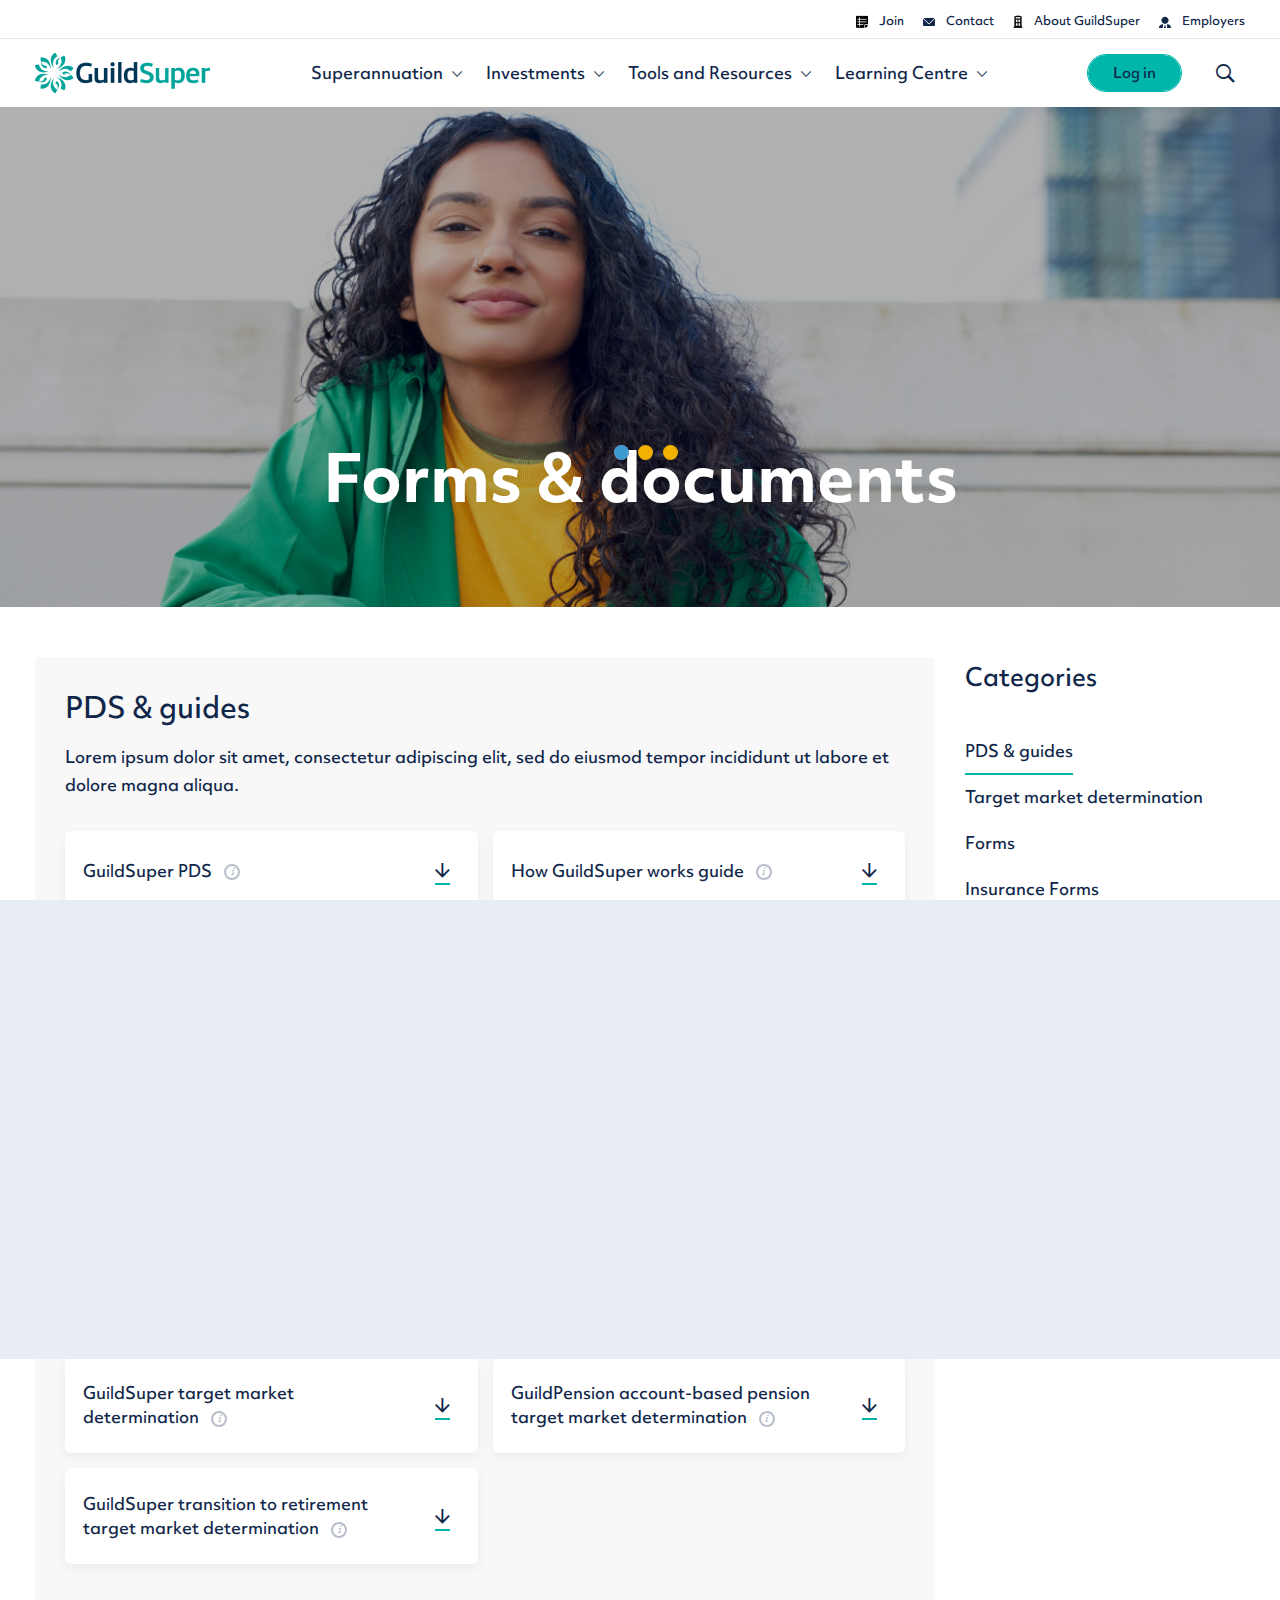
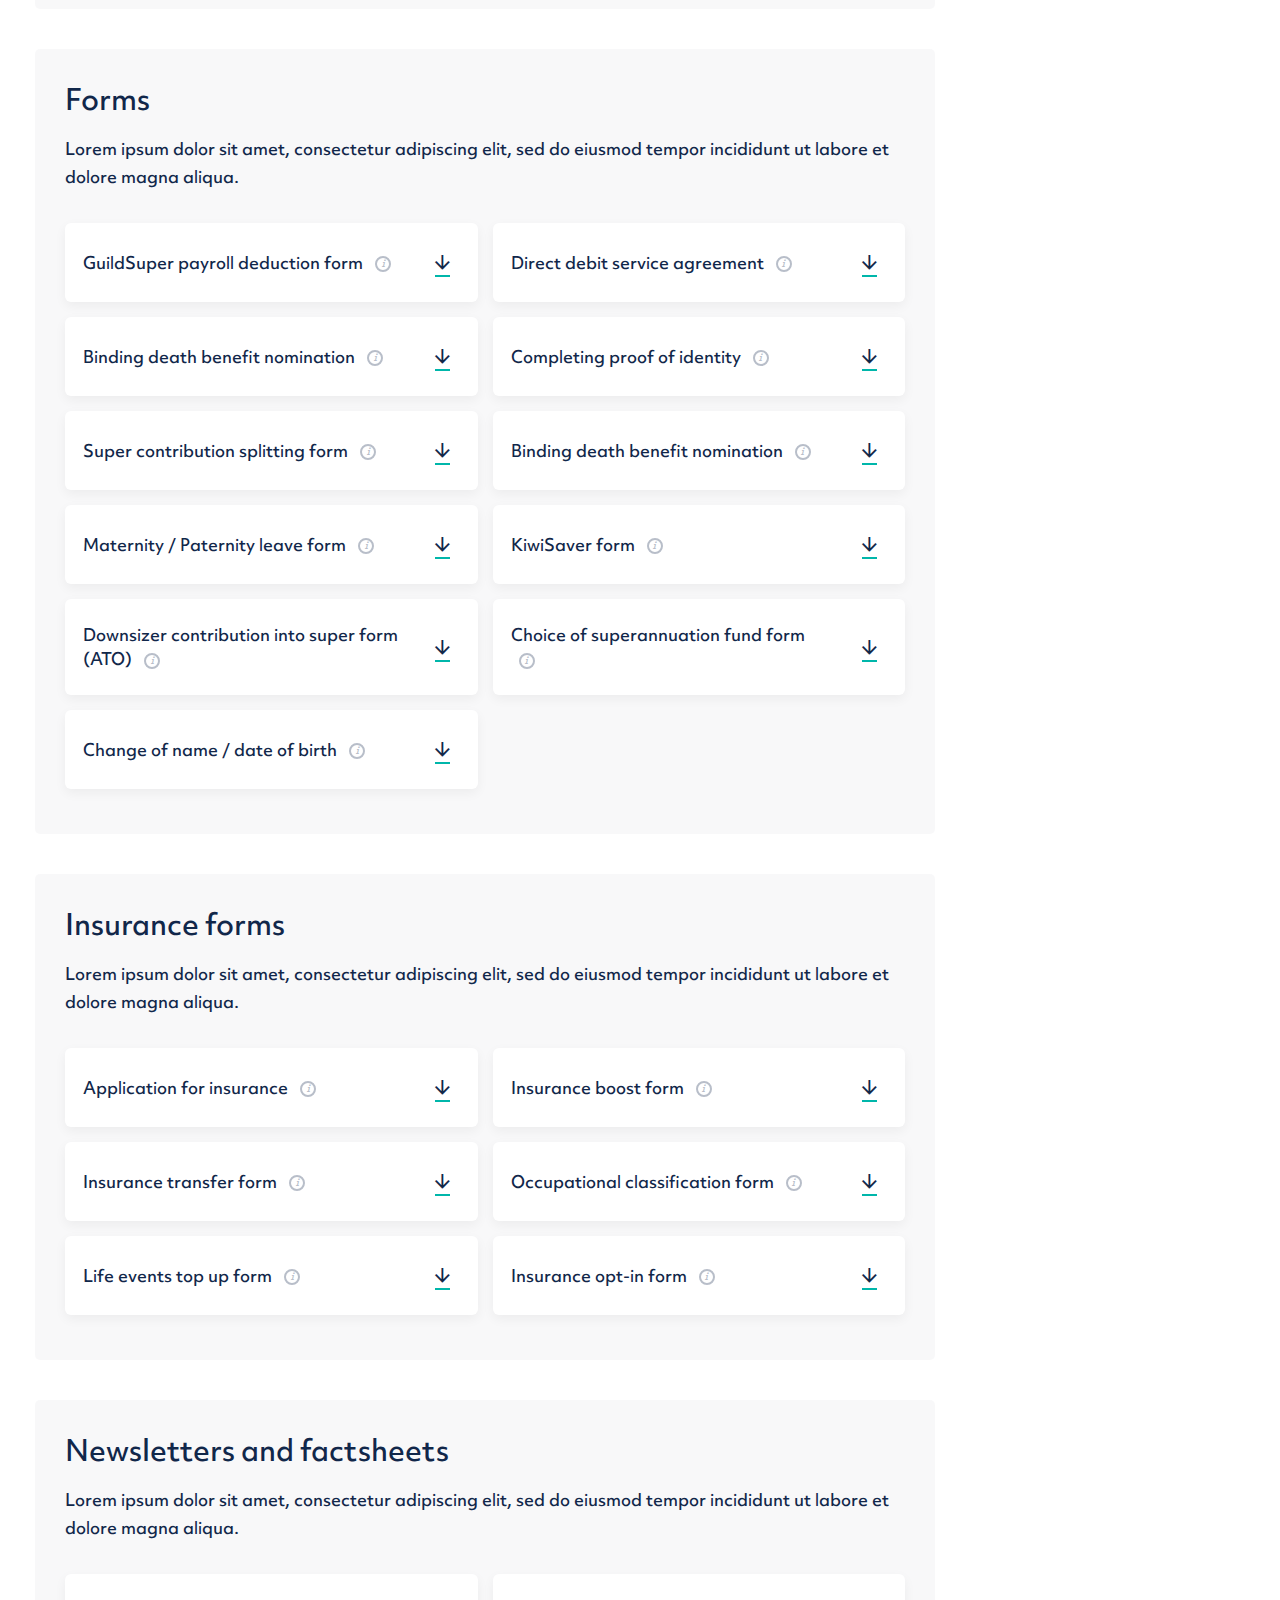
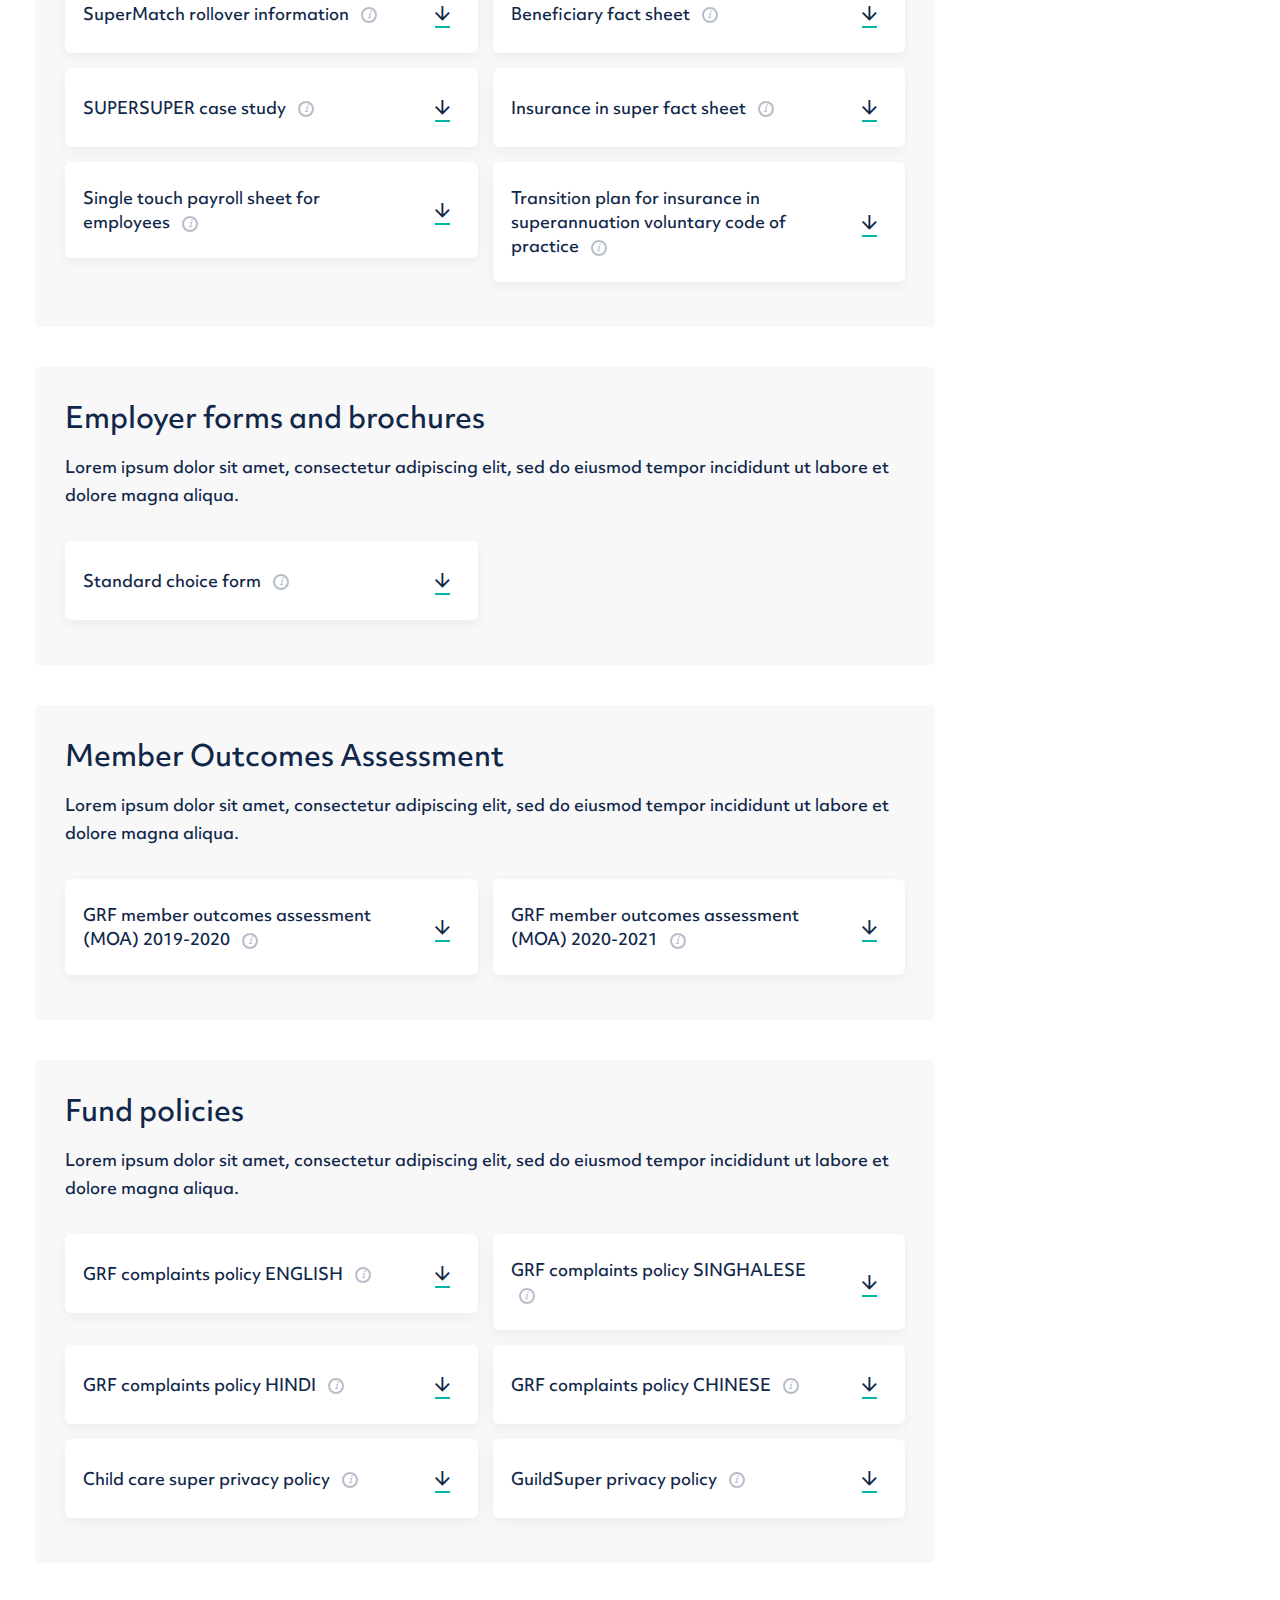
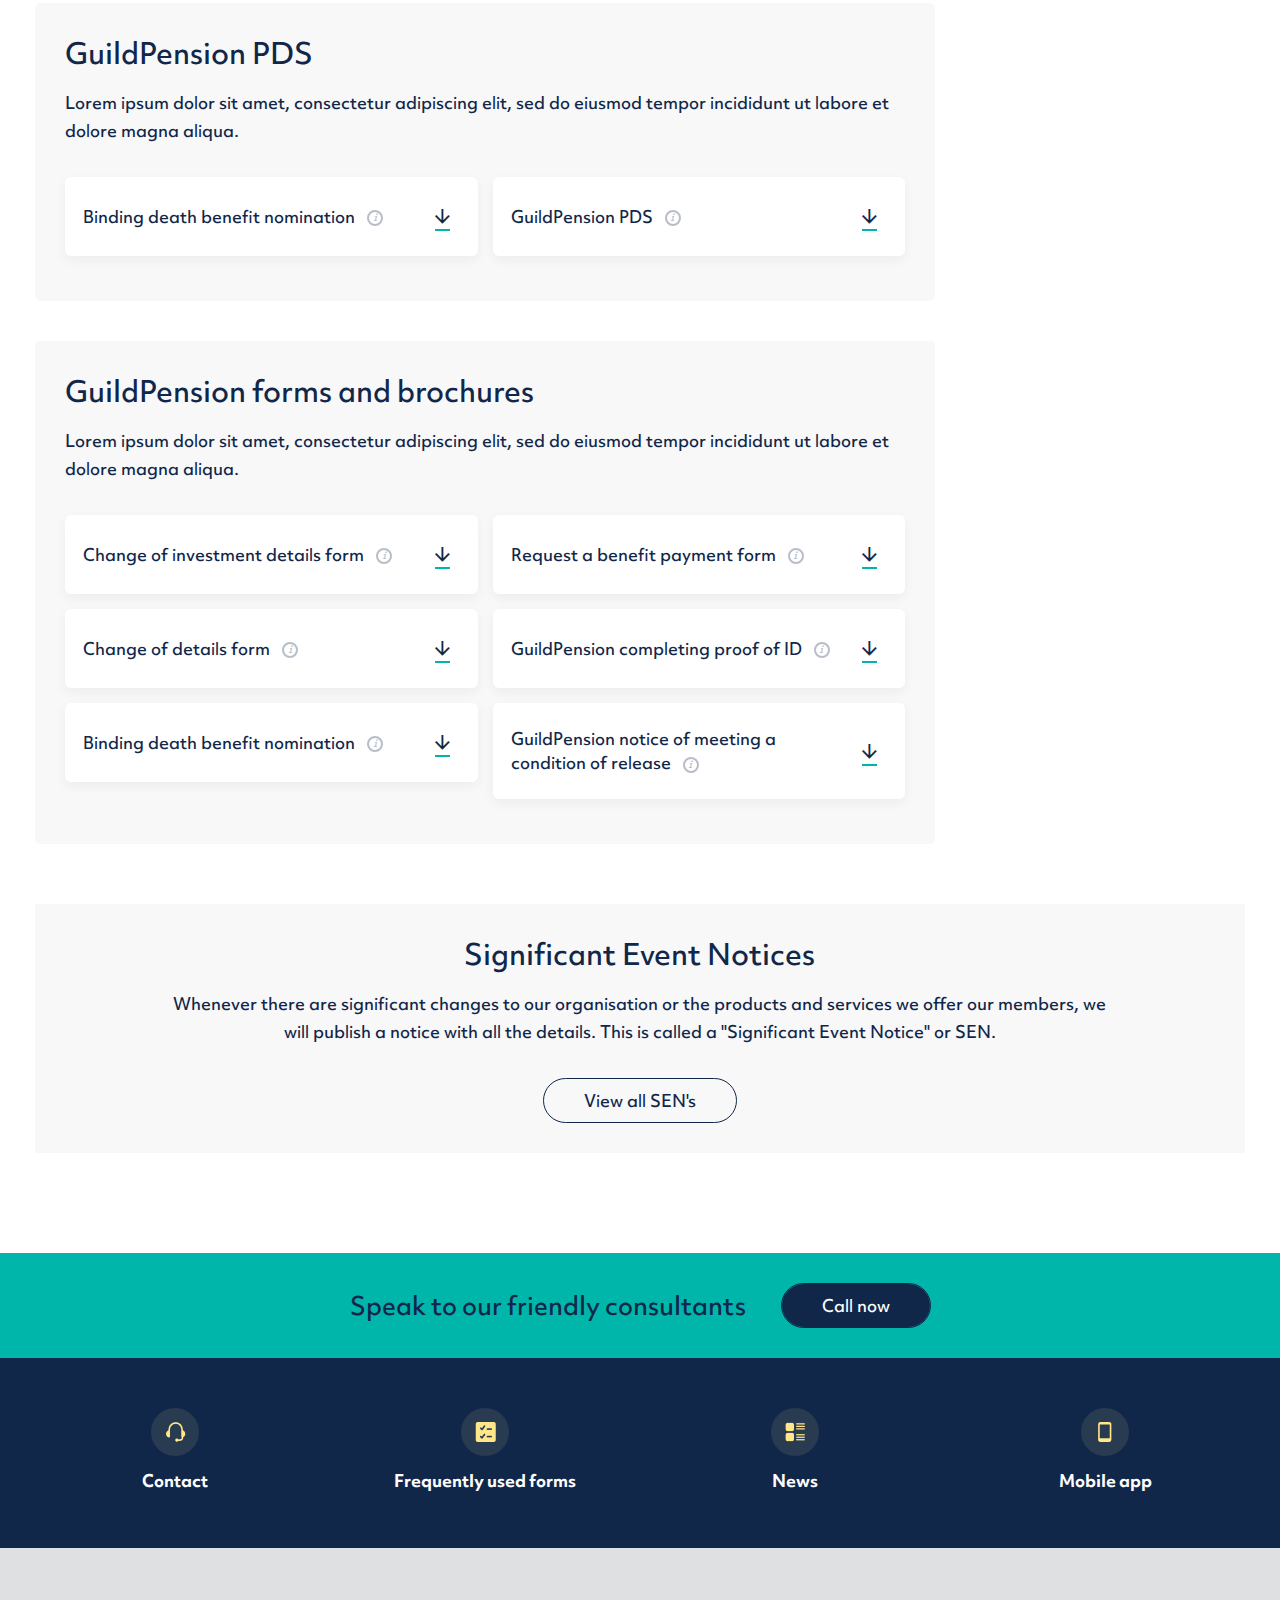
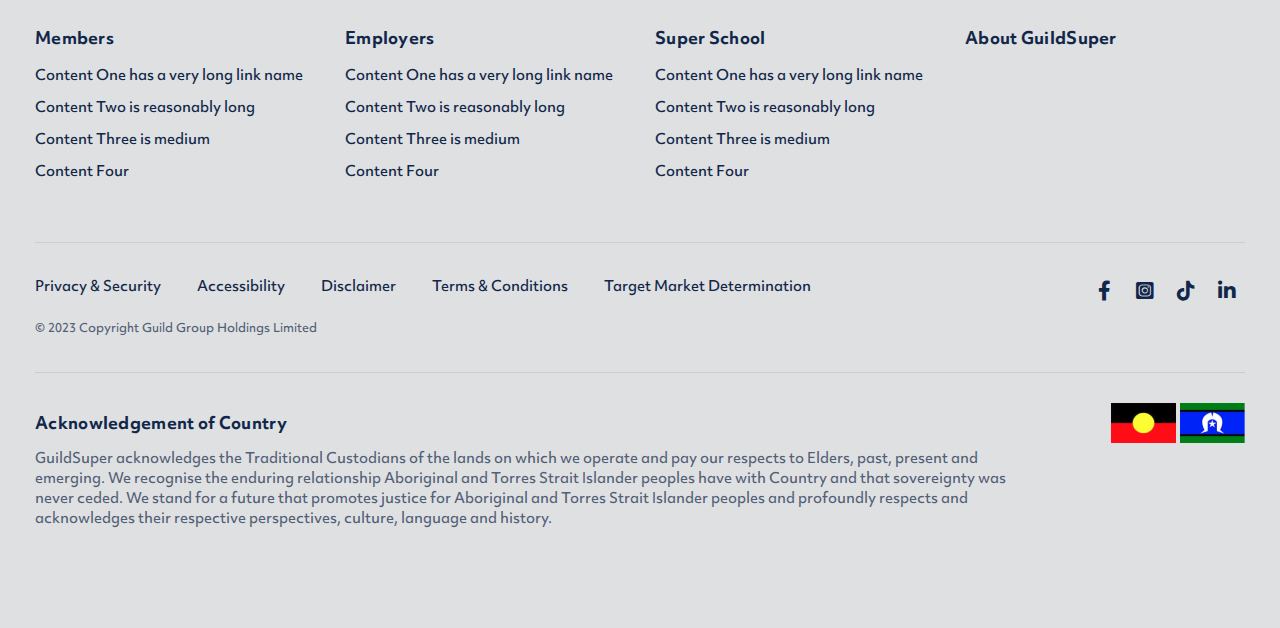
<file: forms-documents.html>
<!DOCTYPE html>
<html lang="en">
<head>
<!-- Meta -->
<meta charset="utf-8">
<meta http-equiv="X-UA-Compatible" content="IE=edge">
<meta name="viewport" content="width=device-width, initial-scale=1">
<meta http-equiv="Access-Control-Allow-Origin" content="*"/>

<!-- SITE TITLE -->
<title> GuildSuper Forms & documents</title>

<!-- Favicon Icon -->
<link rel="shortcut icon" type="image/x-icon" href="assets/images/favicon.png">
<!-- Animation CSS -->
<link rel="stylesheet" href="assets/css/animate.css">	
<!-- Latest Bootstrap min CSS -->
<link rel="stylesheet" href="assets/bootstrap/css/bootstrap.min.css">
<!-- Font -->
<link href="" rel="stylesheet">
<!-- Icon Font CSS -->
<link rel="stylesheet" href="assets/css/ionicons.min.css">
<link rel="stylesheet" href="assets/css/all.min.css">

<!-- <link rel="stylesheet" href="assets/css/linearicons.css"> -->
<!--- owl carousel CSS-->
<link rel="stylesheet" href="assets/owlcarousel/css/owl.carousel.min.css">
<link rel="stylesheet" href="assets/owlcarousel/css/owl.theme.css">
<link rel="stylesheet" href="assets/owlcarousel/css/owl.theme.default.min.css">

<link rel="stylesheet" href="assets/css/slick.css">
<link rel="stylesheet" href="assets/css/slick-theme.css">

<!-- Magnific Popup CSS -->
<link rel="stylesheet" href="assets/css/magnific-popup.css">

<!-- video-js CSS -->
<link rel="stylesheet" href="assets/css/video-js.css" >

<!-- Style CSS -->
<link rel="stylesheet" href="assets/css/style.css">
<link rel="stylesheet" href="assets/css/responsive.css">
</head>

<body>

<!-- LOADER -->
<div class="preloader">
	<div class="loader-section section-top"></div>
    <div class="lds-ellipsis">
    	<span></span>
        <span></span>
        <span></span>
        <span></span>
    </div>
    <div class="loader-section section-bottom"></div>
</div>
<!-- END LOADER --> 


<!-- START HEADER -->
<header class="header_wrap fixed-top dark_skin main_menu_size_16 ">
	<div class="top-header">
        <div class="container">
            <div class="row justify-content-end">
                <div class="col-lg-6 col-md-7 col-5">
                	<div class="d-flex align-items-center justify-content-end">
                    	<ul class="header_list">
                            <li><a href="#"><img src="assets/images/join_icon.png" alt=""><span> Join </span></a></li>
                            <li><a href="#"><img src="assets/images/mail_icon.png" alt=""><span> Contact </span></a></li>
                            <li><a href="#"><img src="assets/images/guildsuper_icon.png" alt=""><span> About GuildSuper </span></a></li>
                            <li><a href="#"><img src="assets/images/employers_icon.png" alt=""><span> Employers </span></a></li>
						</ul>
                    </div>
                </div>
            </div>
        </div>
    </div>
    <div class="bottom-header">
        <div class="container">
            <nav class="navbar navbar-expand-lg"> 
            	<button class="navbar-toggler" type="button" data-toggle="collapse" data-target="#navbarSupportedContent" aria-expanded="false"> 
                    <span class="ion-android-menu"></span>
                </button>
                <a class="navbar-brand" href="index.html">
                    <img class="logo_dark" src="assets/images/logo_dark.png" alt="logo" />
                </a>
                
                <div class="collapse navbar-collapse justify-content-center" id="navbarSupportedContent">
                    <ul class="navbar-nav">
                        <li class="dropdown dropdown-mega-menu">
                            <a data-toggle="dropdown" class="nav-link dropdown-toggle " href="#"> Superannuation </a>
                            <div class="dropdown-menu">
                            	<div class="container"> 
                                    <ul class="mega-menu d-lg-flex">
                                        <li class="mega-menu-col col-lg">
                                            <ul> 
                                                <li><a class="dropdown-item nav-link nav_item" href="#"><span class="menu_icon"><img src="assets/images/menu_icon.png" alt="menu" /></span> <span> Becoming a member </span> <span class="menu_desc"> Lorem ipsum dolor sit amet, consectetur adipiscing elit, sed. </span></a></li>
                                                <li><a class="dropdown-item nav-link nav_item" href="#"><span class="menu_icon"><img src="assets/images/menu_icon.png" alt="menu" /></span> <span> Understanding super </span> <span class="menu_desc"> Lorem ipsum dolor sit amet, consectetur adipiscing elit, sed. </span></a></li>
                                            </ul>
                                        </li>
                                        <li class="mega-menu-col col-lg">
                                            <ul>
                                                <li><a class="dropdown-item nav-link nav_item" href="#"><span class="menu_icon"><img src="assets/images/menu_icon.png" alt="menu" /></span> <span> Accessing your account </span> <span class="menu_desc"> Lorem ipsum dolor sit amet, consectetur adipiscing elit, sed. </span></a></li>
                                                <li><a class="dropdown-item nav-link nav_item" href="#"><span class="menu_icon"><img src="assets/images/menu_icon.png" alt="menu" /></span> <span> Retirement </span> <span class="menu_desc"> Lorem ipsum dolor sit amet, consectetur adipiscing elit, sed. </span></a></li>
                                            </ul>
                                        </li>
                                        <li class="mega-menu-col col-lg">
                                            <ul>
                                                <li><a class="dropdown-item nav-link nav_item" href="#"><span class="menu_icon"><img src="assets/images/menu_icon.png" alt="menu" /></span> <span> Super rewards </span> <span class="menu_desc"> Lorem ipsum dolor sit amet, consectetur adipiscing elit, sed. </span></a></li>
                                                <li><a class="dropdown-item nav-link nav_item" href="#"><span class="menu_icon"><img src="assets/images/menu_icon.png" alt="menu" /></span> <span> Resources & advice </span> <span class="menu_desc"> Lorem ipsum dolor sit amet, consectetur adipiscing elit, sed. </span></a></li>
                                            </ul>
                                        </li>
                                        <li class="mega-menu-col col-lg-4 header_banner_wrap">
                                            <div class="header_banner">
                                                <div class="col-12 ">
                                                    <div class="header_banner_content bg_light_green">
                                                        <div class="cta_text">
                                                            <div class="heading_s1 title_normal">
                                                                <h5> Speak to our friendly consultants </h5>
                                                            </div>
                                                        </div>
                                                        <div class="cta_button">
                                                            <a class="btn btn-fill-out-dark btn-radius" href="#"> Call now </a>
                                                        </div>
                                                    </div>
                                                </div>
                                            </div>
                                        </li>
                                    </ul>
                                </div>
                            </div>   
                        </li>
                        <li class="dropdown dropdown-mega-menu">
                            <a class="dropdown-toggle nav-link" href="#" data-toggle="dropdown"> Investments </a>
                            <div class="dropdown-menu">
                            	<div class="container"> 
                                    <ul class="mega-menu d-lg-flex">
                                        <li class="mega-menu-col col-lg">
                                            <ul> 
                                                <li><a class="dropdown-item nav-link nav_item" href="#"><span class="menu_icon"><img src="assets/images/menu_icon.png" alt="menu" /></span> <span> Becoming a member </span> <span class="menu_desc"> Lorem ipsum dolor sit amet, consectetur adipiscing elit, sed. </span></a></li>
                                                <li><a class="dropdown-item nav-link nav_item" href="#"><span class="menu_icon"><img src="assets/images/menu_icon.png" alt="menu" /></span> <span> Understanding super </span> <span class="menu_desc"> Lorem ipsum dolor sit amet, consectetur adipiscing elit, sed. </span></a></li>
                                            </ul>
                                        </li>
                                        <li class="mega-menu-col col-lg">
                                            <ul>
                                                <li><a class="dropdown-item nav-link nav_item" href="#"><span class="menu_icon"><img src="assets/images/menu_icon.png" alt="menu" /></span> <span> Accessing your account </span> <span class="menu_desc"> Lorem ipsum dolor sit amet, consectetur adipiscing elit, sed. </span></a></li>
                                                <li><a class="dropdown-item nav-link nav_item" href="#"><span class="menu_icon"><img src="assets/images/menu_icon.png" alt="menu" /></span> <span> Retirement </span> <span class="menu_desc"> Lorem ipsum dolor sit amet, consectetur adipiscing elit, sed. </span></a></li>
                                            </ul>
                                        </li>
                                        <li class="mega-menu-col col-lg">
                                            <ul>
                                                <li><a class="dropdown-item nav-link nav_item" href="#"><span class="menu_icon"><img src="assets/images/menu_icon.png" alt="menu" /></span> <span> Super rewards </span> <span class="menu_desc"> Lorem ipsum dolor sit amet, consectetur adipiscing elit, sed. </span></a></li>
                                                <li><a class="dropdown-item nav-link nav_item" href="#"><span class="menu_icon"><img src="assets/images/menu_icon.png" alt="menu" /></span> <span> Resources & advice </span> <span class="menu_desc"> Lorem ipsum dolor sit amet, consectetur adipiscing elit, sed. </span></a></li>
                                            </ul>
                                        </li>
                                        <li class="mega-menu-col col-lg-4">
                                            <div class="header_banner">
                                                <div class="col-12 ">
                                                    <div class="header_banner_content bg_light_green">
                                                        <div class="cta_text">
                                                            <div class="heading_s1 title_normal">
                                                                <h5> Speak to our friendly consultants </h5>
                                                            </div>
                                                        </div>
                                                        <div class="cta_button">
                                                            <a class="btn btn-fill-out-dark btn-radius" href="#"> Call now </a>
                                                        </div>
                                                    </div>
                                                </div>
                                            </div>
                                        </li>
                                    </ul>
                                </div>
                            </div>
                        </li>
                        <li class="dropdown">
                            <a class="dropdown-toggle nav-link" href="#" data-toggle="dropdown"> Tools and Resources </a>
                            <div class="dropdown-menu">
                                <ul>
                                    <li>
                                        <a class="dropdown-item menu-link dropdown-toggler" href="#">Products</a>
                                        <div class="dropdown-menu">
                                            <ul> 
                                                <li><a class="dropdown-item nav-link nav_item" href="#">Sub menu header</a></li>
                                                <li><a class="dropdown-item nav-link nav_item" href="#">Sub menu header</a></li>
                                                <li><a class="dropdown-item nav-link nav_item" href="#">Sub menu header</a></li>
                                                <li><a class="dropdown-item nav-link nav_item" href="#">Sub menu</a></li>
                                                <li><a class="dropdown-item nav-link nav_item" href="#">Sub menu header</a></li>
                                                <li><a class="dropdown-item nav-link nav_item" href="#">Sub menu dropdown </a></li>
                                                <li><a class="dropdown-item nav-link nav_item" href="#">Sub menu dropdown </a></li>
                                                <li><a class="dropdown-item nav-link nav_item" href="#">Sub menu dropdown </a></li>
                                                <li><a class="dropdown-item nav-link nav_item" href="#">Sub menu</a></li>
                                                <li><a class="dropdown-item nav-link nav_item" href="#">dropdown Sub menu</a></li> 
                                                <li><a class="dropdown-item nav-link nav_item" href="#">dropdown Sub menu</a></li> 
                                            </ul>
                                        </div>
                                    </li>
                                    <li>
                                        <a class="dropdown-item menu-link dropdown-toggler" href="#">Dropdown Menu</a>
                                        <div class="dropdown-menu">
                                            <ul> 
                                                <li><a class="dropdown-item nav-link nav_item" href="#">Sub menu </a></li>
                                                <li><a class="dropdown-item nav-link nav_item" href="#">Sub menu Style </a></li>
                                                <li><a class="dropdown-item nav-link nav_item" href="#">Sub menu </a></li>
                                                <li><a class="dropdown-item nav-link nav_item" href="#">Sub menu Style </a></li>
                                                <li><a class="dropdown-item nav-link nav_item" href="#">Sub menu </a></li>
                                                <li><a class="dropdown-item nav-link nav_item" href="#">Sub menu Style </a></li>
                                                <li><a class="dropdown-item nav-link nav_item" href="#">Sub menu </a></li>
                                                <li><a class="dropdown-item nav-link nav_item" href="#">Sub menu Style </a></li>
                                            </ul>
                                        </div>
                                    </li>
                                    <li>
                                        <a class="dropdown-item menu-link dropdown-toggler" href="#">Dropdown Menu</a>
                                        <div class="dropdown-menu">
                                            <ul> 
                                                <li><a class="dropdown-item nav-link nav_item" href="#">Dropdown Style</a></li>
                                                <li><a class="dropdown-item nav-link nav_item" href="#">Dropdown Style</a></li>
                                                <li><a class="dropdown-item nav-link nav_item" href="#">Dropdown Style</a></li>
                                                <li><a class="dropdown-item nav-link nav_item" href="#">Dropdown Style</a></li>
                                                <li><a class="dropdown-item nav-link nav_item" href="#">Dropdown Style</a></li>
                                                <li><a class="dropdown-item nav-link nav_item" href="#">Dropdown Style</a></li>
                                                <li><a class="dropdown-item nav-link nav_item" href="#">Dropdown Style</a></li>
                                                <li><a class="dropdown-item nav-link nav_item" href="#">Dropdown Style</a></li>
                                            </ul>
                                        </div>
                                    </li>
                                    <li>
                                        <a class="dropdown-item menu-link dropdown-toggler" href="#">Dropdown Panel</a>
                                        <div class="dropdown-menu">
                                            <ul> 
                                                <li><a class="dropdown-item nav-link nav_item" href="#">Dropdown Side</a></li>
                                                <li><a class="dropdown-item nav-link nav_item" href="#">Dropdown Side</a></li>
                                                <li><a class="dropdown-item nav-link nav_item" href="#">Dropdown Side</a></li>
                                                <li><a class="dropdown-item nav-link nav_item" href="#">Dropdown Side</a></li>
                                                <li><a class="dropdown-item nav-link nav_item" href="#">Dropdown </a></li>
                                            </ul>
                                        </div>
                                    </li>
                                </ul>
                            </div>
                        </li>
                        <li class="dropdown dropdown-mega-menu">
                            <a class="dropdown-toggle nav-link" href="#" data-toggle="dropdown"> Learning Centre </a>
                            <div class="dropdown-menu">
                            	<div class="container"> 
                                    <ul class="mega-menu d-lg-flex">
                                        <li class="mega-menu-col col-lg">
                                            <ul> 
                                                <li><a class="dropdown-item nav-link nav_item" href="#"><span class="menu_icon"><img src="assets/images/menu_icon.png" alt="menu" /></span> <span> Becoming a member </span> <span class="menu_desc"> Lorem ipsum dolor sit amet, consectetur adipiscing elit, sed. </span></a></li>
                                                <li><a class="dropdown-item nav-link nav_item" href="#"><span class="menu_icon"><img src="assets/images/menu_icon.png" alt="menu" /></span> <span> Understanding super </span> <span class="menu_desc"> Lorem ipsum dolor sit amet, consectetur adipiscing elit, sed. </span></a></li>
                                            </ul>
                                        </li>
                                        <li class="mega-menu-col col-lg">
                                            <ul>
                                                <li><a class="dropdown-item nav-link nav_item" href="#"><span class="menu_icon"><img src="assets/images/menu_icon.png" alt="menu" /></span> <span> Accessing your account </span> <span class="menu_desc"> Lorem ipsum dolor sit amet, consectetur adipiscing elit, sed. </span></a></li>
                                                <li><a class="dropdown-item nav-link nav_item" href="#"><span class="menu_icon"><img src="assets/images/menu_icon.png" alt="menu" /></span> <span> Retirement </span> <span class="menu_desc"> Lorem ipsum dolor sit amet, consectetur adipiscing elit, sed. </span></a></li>
                                            </ul>
                                        </li>
                                        <li class="mega-menu-col col-lg">
                                            <ul>
                                                <li><a class="dropdown-item nav-link nav_item" href="#"><span class="menu_icon"><img src="assets/images/menu_icon.png" alt="menu" /></span> <span> Super rewards </span> <span class="menu_desc"> Lorem ipsum dolor sit amet, consectetur adipiscing elit, sed. </span></a></li>
                                                <li><a class="dropdown-item nav-link nav_item" href="#"><span class="menu_icon"><img src="assets/images/menu_icon.png" alt="menu" /></span> <span> Resources & advice </span> <span class="menu_desc"> Lorem ipsum dolor sit amet, consectetur adipiscing elit, sed. </span></a></li>
                                            </ul>
                                        </li>
                                        <li class="mega-menu-col col-lg-4">
                                            <div class="header_banner">
                                                <div class="col-12 ">
                                                    <div class="header_banner_content bg_light_green">
                                                        <div class="cta_text">
                                                            <div class="heading_s1 title_normal">
                                                                <h5> Speak to our friendly consultants </h5>
                                                            </div>
                                                        </div>
                                                        <div class="cta_button">
                                                            <a class="btn btn-fill-out-dark btn-radius" href="#"> Call now </a>
                                                        </div>
                                                    </div>
                                                </div>
                                            </div>
                                        </li>
                                    </ul>
                                </div>
                            </div>
                        </li>
                    </ul>
                    <div class="mobile_menu">
                    	<ul class="header_list">
                            <li><a href="#"><img src="assets/images/join_icon.png" alt=""><span> Join </span></a></li>
                            <li><a href="#"><img src="assets/images/mail_icon.png" alt=""><span> Contact </span></a></li>
                            <li><a href="#"><img src="assets/images/guildsuper_icon.png" alt=""><span> About GuildSuper </span></a></li>
                            <li><a href="#"><img src="assets/images/employers_icon.png" alt=""><span> Employers </span></a></li>
						</ul>
                    </div>
                </div>
                <div class="navbar-nav attr-nav align-items-center">
                	<li><a href="demo-medical/appointment.html" class="btn btn-fill-out btn-radius btn-sm" data-toggle="modal" data-target="#exampleModal"> Log in </a> </li>
                    <li><a href="javascript:void(0);" class="nav-link search_trigger"><i class="ion-ios-search-strong"></i></a>
                        <div class="search_wrap">
                            <span class="close-search"><i class="ion-ios-close-empty"></i></span>
                            <form>
                                <input type="text" placeholder="Search" class="form-control" id="search_input">
                                <button type="submit" class="search_icon"><i class="ion-ios-search-strong"></i></button>
                            </form>
                        </div>
                    </li>
                </div>
            </nav>
        </div>
    </div>
</header>
<!-- END HEADER -->

<!-- START SECTION Page Title -->
<div class="banner_section slide_small page_title_light overlay_bg_30 background_bg" data-img-src="assets/images/breadcrumb_bg.jpg">
	<div class="banner_slide_content">
        <div class="container">
            <div class="row align-items-center">
                <div class="col-12">
                    <div class="banner_content text-center text_white">
                        <h2> Forms & documents </h2>
                    </div>
                </div>
            </div>
        </div>
    </div>
</div>
<!-- END SECTION BREADCRUMB -->


<!-- START SECTION --> 
<div class="section small_pt pb-0">
	<div class="container">
    	<div class="row flex-row-reverse">
        	<div class="col-md-3">
                <div class="heading_s1 title_normal">
                    <h4> Categories </h4>
                </div>
                <div class="categories_list custom_select">
                	<ul>
                    	<li><a class="page-scroll active" href="#pdfguides"> PDS & guides </a></li>
                        <li><a class="page-scroll" href="#marketdetermination"> Target market determination </a></li>
                        <li><a class="page-scroll" href="#forms"> Forms </a></li>
                        <li><a class="page-scroll" href="#Insuranceforms"> Insurance Forms </a></li>
                        <li><a class="page-scroll" href="#newslettersfactsheets"> Newsletters and Factsheets </a></li>
                        <li><a class="page-scroll" href="#Employerbrochures"> Employer Forms and Brochures </a></li>
                        <li><a class="page-scroll" href="#MemberOutcomesAssessment"> Member Outcomes Assessment </a></li>
                        <li><a class="page-scroll" href="#Fundpolicies"> Fund Policies </a></li>
                        <li><a class="page-scroll" href="#GuildPensionPDS"> GuildPension PDS </a></li>
                        <li><a class="page-scroll" href="#GuildPensionFormsBrochures"> GuildPension Forms and Brochures </a></li>
                    </ul>
                </div>
            </div>
        	<div class="col-md-9">
            	<div id="pdfguides" class="forms_documents pb_40">
                    <div class="bg_light_gray small_padding radius_all_5">
                        <div class="heading_s1 title_normal">
                            <h3> PDS & guides </h3>
                            <p> Lorem ipsum dolor sit amet, consectetur adipiscing elit, sed do eiusmod tempor incididunt ut labore et dolore magna aliqua. </p>
                        </div>
                        <div class="row small_spacing">
                            <div class="col-md-6">
                                <div class="doc_box">
                                    <div class="doc_text">
                                        <span> GuildSuper PDS </span> <span data-toggle="tooltip" data-placement="top" title="Tooltip on right"><i class="fa-solid fa-info"></i></span>
                                    </div>
                                    <div class="doc_download">
                                        <a href="#"> <i class="ion-android-arrow-down"></i> </a>
                                    </div>
                                </div>
                            </div>
                            <div class="col-md-6">
                                <div class="doc_box">
                                    <div class="doc_text">
                                        <span> How GuildSuper works guide </span> <span data-toggle="tooltip" data-placement="top" title="Tooltip on right"><i class="fa-solid fa-info"></i></span>
                                    </div>
                                    <div class="doc_download">
                                        <a href="#"> <i class="ion-android-arrow-down"></i> </a>
                                    </div>
                                </div>
                            </div>
                            <div class="col-md-6">
                                <div class="doc_box">
                                    <div class="doc_text">
                                        <span> GuildSuper investment guide </span> <span data-toggle="tooltip" data-placement="top" title="Tooltip on right"><i class="fa-solid fa-info"></i></span>
                                    </div>
                                    <div class="doc_download">
                                        <a href="#"> <i class="ion-android-arrow-down"></i> </a>
                                    </div>
                                </div>
                            </div>
                            <div class="col-md-6">
                                <div class="doc_box">
                                    <div class="doc_text">
                                        <span> GuildSuper insurance guide </span> <span data-toggle="tooltip" data-placement="top" title="Tooltip on right"><i class="fa-solid fa-info"></i></span>
                                    </div>
                                    <div class="doc_download">
                                        <a href="#"> <i class="ion-android-arrow-down"></i> </a>
                                    </div>
                                </div>
                            </div>
                            <div class="col-md-6">
                                <div class="doc_box">
                                    <div class="doc_text">
                                        <span> Financial services guide </span> <span data-toggle="tooltip" data-placement="top" title="Tooltip on right"><i class="fa-solid fa-info"></i></span>
                                    </div>
                                    <div class="doc_download">
                                        <a href="#"> <i class="ion-android-arrow-down"></i> </a>
                                    </div>
                                </div>
                            </div>
                        </div>
                    </div>
                </div>
                <div id="marketdetermination" class="forms_documents pb_40">
                    <div class="bg_light_gray small_padding radius_all_5">
                        <div class="heading_s1 title_normal">
                            <h3> Target market determination </h3>
                            <p> Lorem ipsum dolor sit amet, consectetur adipiscing elit, sed do eiusmod tempor incididunt ut labore et dolore magna aliqua. </p>
                        </div>
                        <div class="row small_spacing">
                            <div class="col-md-6">
                                <div class="doc_box">
                                    <div class="doc_text">
                                        <span> GuildSuper target market determination </span> <span data-toggle="tooltip" data-placement="top" title="Tooltip on right"><i class="fa-solid fa-info"></i></span>
                                    </div>
                                    <div class="doc_download">
                                        <a href="#"> <i class="ion-android-arrow-down"></i> </a>
                                    </div>
                                </div>
                            </div>
                            <div class="col-md-6">
                                <div class="doc_box">
                                    <div class="doc_text">
                                        <span> GuildPension account-based pension target market determination </span> <span data-toggle="tooltip" data-placement="top" title="Tooltip on right"><i class="fa-solid fa-info"></i></span>
                                    </div>
                                    <div class="doc_download">
                                        <a href="#"> <i class="ion-android-arrow-down"></i> </a>
                                    </div>
                                </div>
                            </div>
                            <div class="col-md-6">
                                <div class="doc_box">
                                    <div class="doc_text">
                                        <span> GuildSuper transition to retirement target market determination </span> <span data-toggle="tooltip" data-placement="top" title="Tooltip on right"><i class="fa-solid fa-info"></i></span>
                                    </div>
                                    <div class="doc_download">
                                        <a href="#"> <i class="ion-android-arrow-down"></i> </a>
                                    </div>
                                </div>
                            </div>
                        </div>
                    </div>
                </div>
                <div id="forms" class="forms_documents pb_40">
                    <div class="bg_light_gray small_padding radius_all_5">
                        <div class="heading_s1 title_normal">
                            <h3> Forms </h3>
                            <p> Lorem ipsum dolor sit amet, consectetur adipiscing elit, sed do eiusmod tempor incididunt ut labore et dolore magna aliqua. </p>
                        </div>
                        <div class="row small_spacing">
                            <div class="col-md-6">
                                <div class="doc_box">
                                    <div class="doc_text">
                                        <span> GuildSuper payroll deduction form </span> <span data-toggle="tooltip" data-placement="top" title="Tooltip on right"><i class="fa-solid fa-info"></i></span>
                                    </div>
                                    <div class="doc_download">
                                        <a href="#"> <i class="ion-android-arrow-down"></i> </a>
                                    </div>
                                </div>
                            </div>
                            <div class="col-md-6">
                                <div class="doc_box">
                                    <div class="doc_text">
                                        <span> Direct debit service agreement </span> <span data-toggle="tooltip" data-placement="top" title="Tooltip on right"><i class="fa-solid fa-info"></i></span>
                                    </div>
                                    <div class="doc_download">
                                        <a href="#"> <i class="ion-android-arrow-down"></i> </a>
                                    </div>
                                </div>
                            </div>
                            <div class="col-md-6">
                                <div class="doc_box">
                                    <div class="doc_text">
                                        <span> Binding death benefit nomination </span> <span data-toggle="tooltip" data-placement="top" title="Tooltip on right"><i class="fa-solid fa-info"></i></span>
                                    </div>
                                    <div class="doc_download">
                                        <a href="#"> <i class="ion-android-arrow-down"></i> </a>
                                    </div>
                                </div>
                            </div>
                            <div class="col-md-6">
                                <div class="doc_box">
                                    <div class="doc_text">
                                        <span> Completing proof of identity </span> <span data-toggle="tooltip" data-placement="top" title="Tooltip on right"><i class="fa-solid fa-info"></i></span>
                                    </div>
                                    <div class="doc_download">
                                        <a href="#"> <i class="ion-android-arrow-down"></i> </a>
                                    </div>
                                </div>
                            </div>
                            <div class="col-md-6">
                                <div class="doc_box">
                                    <div class="doc_text">
                                        <span> Super contribution splitting form </span> <span data-toggle="tooltip" data-placement="top" title="Tooltip on right"><i class="fa-solid fa-info"></i></span>
                                    </div>
                                    <div class="doc_download">
                                        <a href="#"> <i class="ion-android-arrow-down"></i> </a>
                                    </div>
                                </div>
                            </div>
                            <div class="col-md-6">
                                <div class="doc_box">
                                    <div class="doc_text">
                                        <span> Binding death benefit nomination </span> <span data-toggle="tooltip" data-placement="top" title="Tooltip on right"><i class="fa-solid fa-info"></i></span>
                                    </div>
                                    <div class="doc_download">
                                        <a href="#"> <i class="ion-android-arrow-down"></i> </a>
                                    </div>
                                </div>
                            </div>
                            <div class="col-md-6">
                                <div class="doc_box">
                                    <div class="doc_text">
                                        <span> Maternity / Paternity leave form </span> <span data-toggle="tooltip" data-placement="top" title="Tooltip on right"><i class="fa-solid fa-info"></i></span>
                                    </div>
                                    <div class="doc_download">
                                        <a href="#"> <i class="ion-android-arrow-down"></i> </a>
                                    </div>
                                </div>
                            </div>
                            <div class="col-md-6">
                                <div class="doc_box">
                                    <div class="doc_text">
                                        <span> KiwiSaver form </span> <span data-toggle="tooltip" data-placement="top" title="Tooltip on right"><i class="fa-solid fa-info"></i></span>
                                    </div>
                                    <div class="doc_download">
                                        <a href="#"> <i class="ion-android-arrow-down"></i> </a>
                                    </div>
                                </div>
                            </div>
                            <div class="col-md-6">
                                <div class="doc_box">
                                    <div class="doc_text">
                                        <span> Downsizer contribution into super form (ATO) </span> <span data-toggle="tooltip" data-placement="top" title="Tooltip on right"><i class="fa-solid fa-info"></i></span>
                                    </div>
                                    <div class="doc_download">
                                        <a href="#"> <i class="ion-android-arrow-down"></i> </a>
                                    </div>
                                </div>
                            </div>
                            <div class="col-md-6">
                                <div class="doc_box">
                                    <div class="doc_text">
                                        <span> Choice of superannuation fund form </span> <span data-toggle="tooltip" data-placement="top" title="Tooltip on right"><i class="fa-solid fa-info"></i></span>
                                    </div>
                                    <div class="doc_download">
                                        <a href="#"> <i class="ion-android-arrow-down"></i> </a>
                                    </div>
                                </div>
                            </div>
                            <div class="col-md-6">
                                <div class="doc_box">
                                    <div class="doc_text">
                                        <span> Change of name / date of birth </span> <span data-toggle="tooltip" data-placement="top" title="Tooltip on right"><i class="fa-solid fa-info"></i></span>
                                    </div>
                                    <div class="doc_download">
                                        <a href="#"> <i class="ion-android-arrow-down"></i> </a>
                                    </div>
                                </div>
                            </div>
                        </div>
                    </div>
                </div>
                <div id="Insuranceforms" class="forms_documents pb_40">
                    <div class="bg_light_gray small_padding radius_all_5">
                        <div class="heading_s1 title_normal">
                            <h3> Insurance forms </h3>
                            <p> Lorem ipsum dolor sit amet, consectetur adipiscing elit, sed do eiusmod tempor incididunt ut labore et dolore magna aliqua. </p>
                        </div>
                        <div class="row small_spacing">
                            <div class="col-md-6">
                                <div class="doc_box">
                                    <div class="doc_text">
                                        <span> Application for insurance </span> <span data-toggle="tooltip" data-placement="top" title="Tooltip on right"><i class="fa-solid fa-info"></i></span>
                                    </div>
                                    <div class="doc_download">
                                        <a href="#"> <i class="ion-android-arrow-down"></i> </a>
                                    </div>
                                </div>
                            </div>
                            <div class="col-md-6">
                                <div class="doc_box">
                                    <div class="doc_text">
                                        <span> Insurance boost form </span> <span data-toggle="tooltip" data-placement="top" title="Tooltip on right"><i class="fa-solid fa-info"></i></span>
                                    </div>
                                    <div class="doc_download">
                                        <a href="#"> <i class="ion-android-arrow-down"></i> </a>
                                    </div>
                                </div>
                            </div>
                            <div class="col-md-6">
                                <div class="doc_box">
                                    <div class="doc_text">
                                        <span> Insurance transfer form </span> <span data-toggle="tooltip" data-placement="top" title="Tooltip on right"><i class="fa-solid fa-info"></i></span>
                                    </div>
                                    <div class="doc_download">
                                        <a href="#"> <i class="ion-android-arrow-down"></i> </a>
                                    </div>
                                </div>
                            </div>
                            <div class="col-md-6">
                                <div class="doc_box">
                                    <div class="doc_text">
                                        <span> Occupational classification form </span> <span data-toggle="tooltip" data-placement="top" title="Tooltip on right"><i class="fa-solid fa-info"></i></span>
                                    </div>
                                    <div class="doc_download">
                                        <a href="#"> <i class="ion-android-arrow-down"></i> </a>
                                    </div>
                                </div>
                            </div>
                            <div class="col-md-6">
                                <div class="doc_box">
                                    <div class="doc_text">
                                        <span> Life events top up form </span> <span data-toggle="tooltip" data-placement="top" title="Tooltip on right"><i class="fa-solid fa-info"></i></span>
                                    </div>
                                    <div class="doc_download">
                                        <a href="#"> <i class="ion-android-arrow-down"></i> </a>
                                    </div>
                                </div>
                            </div>
                            <div class="col-md-6">
                                <div class="doc_box">
                                    <div class="doc_text">
                                        <span> Insurance opt-in form </span> <span data-toggle="tooltip" data-placement="top" title="Tooltip on right"><i class="fa-solid fa-info"></i></span>
                                    </div>
                                    <div class="doc_download">
                                        <a href="#"> <i class="ion-android-arrow-down"></i> </a>
                                    </div>
                                </div>
                            </div>
                        </div>
                    </div>
                </div>
                <div id="newslettersfactsheets" class="forms_documents pb_40">
                    <div class="bg_light_gray small_padding radius_all_5">
                        <div class="heading_s1 title_normal">
                            <h3> Newsletters and factsheets </h3>
                            <p> Lorem ipsum dolor sit amet, consectetur adipiscing elit, sed do eiusmod tempor incididunt ut labore et dolore magna aliqua. </p>
                        </div>
                        <div class="row small_spacing">
                            <div class="col-md-6">
                                <div class="doc_box">
                                    <div class="doc_text">
                                        <span> SuperMatch rollover information </span> <span data-toggle="tooltip" data-placement="top" title="Tooltip on right"><i class="fa-solid fa-info"></i></span>
                                    </div>
                                    <div class="doc_download">
                                        <a href="#"> <i class="ion-android-arrow-down"></i> </a>
                                    </div>
                                </div>
                            </div>
                            <div class="col-md-6">
                                <div class="doc_box">
                                    <div class="doc_text">
                                        <span> Beneficiary fact sheet </span> <span data-toggle="tooltip" data-placement="top" title="Tooltip on right"><i class="fa-solid fa-info"></i></span>
                                    </div>
                                    <div class="doc_download">
                                        <a href="#"> <i class="ion-android-arrow-down"></i> </a>
                                    </div>
                                </div>
                            </div>
                            <div class="col-md-6">
                                <div class="doc_box">
                                    <div class="doc_text">
                                        <span> SUPERSUPER case study </span> <span data-toggle="tooltip" data-placement="top" title="Tooltip on right"><i class="fa-solid fa-info"></i></span>
                                    </div>
                                    <div class="doc_download">
                                        <a href="#"> <i class="ion-android-arrow-down"></i> </a>
                                    </div>
                                </div>
                            </div>
                            <div class="col-md-6">
                                <div class="doc_box">
                                    <div class="doc_text">
                                        <span> Insurance in super fact sheet </span> <span data-toggle="tooltip" data-placement="top" title="Tooltip on right"><i class="fa-solid fa-info"></i></span>
                                    </div>
                                    <div class="doc_download">
                                        <a href="#"> <i class="ion-android-arrow-down"></i> </a>
                                    </div>
                                </div>
                            </div>
                            <div class="col-md-6">
                                <div class="doc_box">
                                    <div class="doc_text">
                                        <span> Single touch payroll sheet for employees </span> <span data-toggle="tooltip" data-placement="top" title="Tooltip on right"><i class="fa-solid fa-info"></i></span>
                                    </div>
                                    <div class="doc_download">
                                        <a href="#"> <i class="ion-android-arrow-down"></i> </a>
                                    </div>
                                </div>
                            </div>
                            <div class="col-md-6">
                                <div class="doc_box">
                                    <div class="doc_text">
                                        <span> Transition plan for insurance in superannuation voluntary code of practice </span> <span data-toggle="tooltip" data-placement="top" title="Tooltip on right"><i class="fa-solid fa-info"></i></span>
                                    </div>
                                    <div class="doc_download">
                                        <a href="#"> <i class="ion-android-arrow-down"></i> </a>
                                    </div>
                                </div>
                            </div>
                        </div>
                    </div>
                </div>
                <div id="Employerbrochures" class="forms_documents pb_40">
                    <div class="bg_light_gray small_padding radius_all_5">
                        <div class="heading_s1 title_normal">
                            <h3> Employer forms and brochures </h3>
                            <p> Lorem ipsum dolor sit amet, consectetur adipiscing elit, sed do eiusmod tempor incididunt ut labore et dolore magna aliqua. </p>
                        </div>
                        <div class="row small_spacing">
                            <div class="col-md-6">
                                <div class="doc_box">
                                    <div class="doc_text">
                                        <span> Standard choice form </span> <span data-toggle="tooltip" data-placement="top" title="Tooltip on right"><i class="fa-solid fa-info"></i></span>
                                    </div>
                                    <div class="doc_download">
                                        <a href="#"> <i class="ion-android-arrow-down"></i> </a>
                                    </div>
                                </div>
                            </div>
                        </div>
                    </div>
                </div>
                <div id="MemberOutcomesAssessment" class="forms_documents pb_40">
                    <div class="bg_light_gray small_padding radius_all_5">
                        <div class="heading_s1 title_normal">
                            <h3> Member Outcomes Assessment </h3>
                            <p> Lorem ipsum dolor sit amet, consectetur adipiscing elit, sed do eiusmod tempor incididunt ut labore et dolore magna aliqua. </p>
                        </div>
                        <div class="row small_spacing">
                            <div class="col-md-6">
                                <div class="doc_box">
                                    <div class="doc_text">
                                        <span> GRF member outcomes assessment (MOA) 2019-2020 </span> <span data-toggle="tooltip" data-placement="top" title="Tooltip on right"><i class="fa-solid fa-info"></i></span>
                                    </div>
                                    <div class="doc_download">
                                        <a href="#"> <i class="ion-android-arrow-down"></i> </a>
                                    </div>
                                </div>
                            </div>
                            <div class="col-md-6">
                                <div class="doc_box">
                                    <div class="doc_text">
                                        <span> GRF member outcomes assessment (MOA) 2020-2021 </span> <span data-toggle="tooltip" data-placement="top" title="Tooltip on right"><i class="fa-solid fa-info"></i></span>
                                    </div>
                                    <div class="doc_download">
                                        <a href="#"> <i class="ion-android-arrow-down"></i> </a>
                                    </div>
                                </div>
                            </div>
                        </div>
                    </div>
                </div>
                <div id="Fundpolicies" class="forms_documents pb_40">
                    <div class="bg_light_gray small_padding radius_all_5">
                        <div class="heading_s1 title_normal">
                            <h3> Fund policies </h3>
                            <p> Lorem ipsum dolor sit amet, consectetur adipiscing elit, sed do eiusmod tempor incididunt ut labore et dolore magna aliqua. </p>
                        </div>
                        <div class="row small_spacing">
                            <div class="col-md-6">
                                <div class="doc_box">
                                    <div class="doc_text">
                                        <span> GRF complaints policy ENGLISH </span> <span data-toggle="tooltip" data-placement="top" title="Tooltip on right"><i class="fa-solid fa-info"></i></span>
                                    </div>
                                    <div class="doc_download">
                                        <a href="#"> <i class="ion-android-arrow-down"></i> </a>
                                    </div>
                                </div>
                            </div>
                            <div class="col-md-6">
                                <div class="doc_box">
                                    <div class="doc_text">
                                        <span> GRF complaints policy SINGHALESE </span> <span data-toggle="tooltip" data-placement="top" title="Tooltip on right"><i class="fa-solid fa-info"></i></span>
                                    </div>
                                    <div class="doc_download">
                                        <a href="#"> <i class="ion-android-arrow-down"></i> </a>
                                    </div>
                                </div>
                            </div>
                            <div class="col-md-6">
                                <div class="doc_box">
                                    <div class="doc_text">
                                        <span> GRF complaints policy HINDI </span> <span data-toggle="tooltip" data-placement="top" title="Tooltip on right"><i class="fa-solid fa-info"></i></span>
                                    </div>
                                    <div class="doc_download">
                                        <a href="#"> <i class="ion-android-arrow-down"></i> </a>
                                    </div>
                                </div>
                            </div>
                            <div class="col-md-6">
                                <div class="doc_box">
                                    <div class="doc_text">
                                        <span> GRF complaints policy CHINESE </span> <span data-toggle="tooltip" data-placement="top" title="Tooltip on right"><i class="fa-solid fa-info"></i></span>
                                    </div>
                                    <div class="doc_download">
                                        <a href="#"> <i class="ion-android-arrow-down"></i> </a>
                                    </div>
                                </div>
                            </div>
                            <div class="col-md-6">
                                <div class="doc_box">
                                    <div class="doc_text">
                                        <span> Child care super privacy policy </span> <span data-toggle="tooltip" data-placement="top" title="Tooltip on right"><i class="fa-solid fa-info"></i></span>
                                    </div>
                                    <div class="doc_download">
                                        <a href="#"> <i class="ion-android-arrow-down"></i> </a>
                                    </div>
                                </div>
                            </div>
                            <div class="col-md-6">
                                <div class="doc_box">
                                    <div class="doc_text">
                                        <span> GuildSuper privacy policy </span> <span data-toggle="tooltip" data-placement="top" title="Tooltip on right"><i class="fa-solid fa-info"></i></span>
                                    </div>
                                    <div class="doc_download">
                                        <a href="#"> <i class="ion-android-arrow-down"></i> </a>
                                    </div>
                                </div>
                            </div>
                        </div>
                    </div>
                </div>
                <div id="GuildPensionPDS" class="forms_documents pb_40">
                    <div class="bg_light_gray small_padding radius_all_5">
                        <div class="heading_s1 title_normal">
                            <h3> GuildPension PDS </h3>
                            <p> Lorem ipsum dolor sit amet, consectetur adipiscing elit, sed do eiusmod tempor incididunt ut labore et dolore magna aliqua. </p>
                        </div>
                        <div class="row small_spacing">
                            <div class="col-md-6">
                                <div class="doc_box">
                                    <div class="doc_text">
                                        <span> Binding death benefit nomination </span> <span data-toggle="tooltip" data-placement="top" title="Tooltip on right"><i class="fa-solid fa-info"></i></span>
                                    </div>
                                    <div class="doc_download">
                                        <a href="#"> <i class="ion-android-arrow-down"></i> </a>
                                    </div>
                                </div>
                            </div>
                            <div class="col-md-6">
                                <div class="doc_box">
                                    <div class="doc_text">
                                        <span> GuildPension PDS </span> <span data-toggle="tooltip" data-placement="top" title="Tooltip on right"><i class="fa-solid fa-info"></i></span>
                                    </div>
                                    <div class="doc_download">
                                        <a href="#"> <i class="ion-android-arrow-down"></i> </a>
                                    </div>
                                </div>
                            </div>
                        </div>
                    </div>
                </div>
                <div id="GuildPensionFormsBrochures" class="forms_documents pb_40">
                    <div class="bg_light_gray small_padding radius_all_5">
                        <div class="heading_s1 title_normal">
                            <h3> GuildPension forms and brochures </h3>
                            <p> Lorem ipsum dolor sit amet, consectetur adipiscing elit, sed do eiusmod tempor incididunt ut labore et dolore magna aliqua. </p>
                        </div>
                        <div class="row small_spacing">
                            <div class="col-md-6">
                                <div class="doc_box">
                                    <div class="doc_text">
                                        <span> Change of investment details form </span> <span data-toggle="tooltip" data-placement="top" title="Tooltip on right"><i class="fa-solid fa-info"></i></span>
                                    </div>
                                    <div class="doc_download">
                                        <a href="#"> <i class="ion-android-arrow-down"></i> </a>
                                    </div>
                                </div>
                            </div>
                            <div class="col-md-6">
                                <div class="doc_box">
                                    <div class="doc_text">
                                        <span> Request a benefit payment form </span> <span data-toggle="tooltip" data-placement="top" title="Tooltip on right"><i class="fa-solid fa-info"></i></span>
                                    </div>
                                    <div class="doc_download">
                                        <a href="#"> <i class="ion-android-arrow-down"></i> </a>
                                    </div>
                                </div>
                            </div>
                            <div class="col-md-6">
                                <div class="doc_box">
                                    <div class="doc_text">
                                        <span> Change of details form </span> <span data-toggle="tooltip" data-placement="top" title="Tooltip on right"><i class="fa-solid fa-info"></i></span>
                                    </div>
                                    <div class="doc_download">
                                        <a href="#"> <i class="ion-android-arrow-down"></i> </a>
                                    </div>
                                </div>
                            </div>
                            <div class="col-md-6">
                                <div class="doc_box">
                                    <div class="doc_text">
                                        <span> GuildPension completing proof of ID </span> <span data-toggle="tooltip" data-placement="top" title="Tooltip on right"><i class="fa-solid fa-info"></i></span>
                                    </div>
                                    <div class="doc_download">
                                        <a href="#"> <i class="ion-android-arrow-down"></i> </a>
                                    </div>
                                </div>
                            </div>
                            <div class="col-md-6">
                                <div class="doc_box">
                                    <div class="doc_text">
                                        <span> Binding death benefit nomination </span> <span data-toggle="tooltip" data-placement="top" title="Tooltip on right"><i class="fa-solid fa-info"></i></span>
                                    </div>
                                    <div class="doc_download">
                                        <a href="#"> <i class="ion-android-arrow-down"></i> </a>
                                    </div>
                                </div>
                            </div>
                            <div class="col-md-6">
                                <div class="doc_box">
                                    <div class="doc_text">
                                        <span> GuildPension notice of meeting a condition of release </span> <span data-toggle="tooltip" data-placement="top" title="Tooltip on right"><i class="fa-solid fa-info"></i></span>
                                    </div>
                                    <div class="doc_download">
                                        <a href="#"> <i class="ion-android-arrow-down"></i> </a>
                                    </div>
                                </div>
                            </div>
                        </div>
                    </div>
                </div>
            </div>
        </div>
    </div>
</div>
<!-- END SECTION -->

<!-- START SECTION CALL TO ACTION -->
<div class="section pt_20">
	<div class="container">
    	<div class="row flex-row-reverse">
        	<div class="col-12">
    			<div class="bg_light_gray">
                    <div class="row justify-content-center">
                    	<div class="col-lg-10">
                        	<div class="small_padding text-center">
                                <div class="heading_s1 title_normal">
                                    <h3> Significant Event Notices </h3>
                                    <p> Whenever there are significant changes to our organisation or the products and services we offer our members, we will publish a notice with all the details. This is called a "Significant Event Notice" or SEN. </p>
                                </div>
                                <a class="btn btn-line-fill btn-radius" href="#"> View all SEN's </a>
                            </div>
                        </div>
                    </div>
        		</div>
            </div>
        </div>
    </div>
</div>
<!-- END SECTION CALL TO ACTION -->      


<!-- START SECTION CALL TO ACTION -->
<div class="section small_padding bg_light_green px-0">
	<div class="container">
    	<div class="row">
        	<div class="col-12 d-flex align-items-center justify-content-center">
                <div class="cta_text">
                    <div class="heading_s1 title_normal">
                        <h4> Speak to our friendly consultants</h4>
                    </div>
                </div>
                <div class="cta_button">
                    <a class="btn btn-fill-out-dark btn-radius" href="#"> Call now </a>
                </div>
            </div>
        </div>
    </div>
</div>
<!-- END SECTION CALL TO ACTION -->

<!-- START SECTION CALL TO ACTION -->
<div class="section bg_dark_blue pt_20 pb_20">
	<div class="container">
    	<div class="row justify-content-center">
        	<div class="col-lg-3 col-md-6">
            	<div class="icon_box icon_box_style10 text_white text-center mb-0">
                	<div class="icon">
                    	<img src="assets/images/contact-icon.png" alt="contact">
                    </div>
                    <div class="icon_box_content">
                    	<h6> Contact </h6>
                    </div>
                </div>
            </div>
            <div class="col-lg-3 col-md-6">
            	<div class="icon_box icon_box_style10 text_white text-center mb-0">
                	<div class="icon">
                    	<img src="assets/images/forms-icon.png" alt="Frequently used forms">
                    </div>
                    <div class="icon_box_content">
                    	<h6> Frequently used forms </h6>
                    </div>
                </div>
            </div>
            <div class="col-lg-3 col-md-6">
            	<div class="icon_box icon_box_style10 text_white text-center mb-0">
                	<div class="icon">
                    	<img src="assets/images/News-icon.png" alt="News">
                    </div>
                    <div class="icon_box_content">
                    	<h6> News </h6>
                    </div>
                </div>
            </div>
            <div class="col-lg-3 col-md-6">
            	<div class="icon_box icon_box_style10 text_white text-center mb-0">
                	<div class="icon">
                    	<img src="assets/images/Mobile-app-icon.png" alt="Mobile app">
                    </div>
                    <div class="icon_box_content">
                    	<h6> Mobile app </h6>
                    </div>
                </div>
            </div>
		</div>            
    </div>
</div>
<!-- END SECTION CALL TO ACTION -->






<!-- START FOOTER -->
<footer class="footer_gray">
	<div class="footer_top">
        <div class="container">
        	<div class="row">
                <div class="col-lg-3 col-md-6">
                	<div class="widget mobile_toogle">
                        <h6 class="widget_title"> Members </h6>
                        <ul class="widget_links">
                            <li><a href="#"> Content One has a very long link name </a></li>
                            <li><a href="#"> Content Two is reasonably long </a></li>
                            <li><a href="#"> Content Three is medium </a></li>
                            <li><a href="#"> Content Four </a></li>
                        </ul>
                    </div>
                </div>
                <div class="col-lg-3 col-md-6">
                	<div class="widget mobile_toogle">
                        <h6 class="widget_title"> Employers </h6>
                        <ul class="widget_links">
                            <li><a href="#"> Content One has a very long link name </a></li>
                            <li><a href="#"> Content Two is reasonably long </a></li>
                            <li><a href="#"> Content Three is medium </a></li>
                            <li><a href="#"> Content Four </a></li>
                        </ul>
                    </div>
                </div>
                <div class="col-lg-3 col-md-6">
                	<div class="widget mobile_toogle">
                        <h6 class="widget_title"> Super School </h6>
                        <ul class="widget_links">
                            <li><a href="#"> Content One has a very long link name </a></li>
                            <li><a href="#"> Content Two is reasonably long </a></li>
                            <li><a href="#"> Content Three is medium </a></li>
                            <li><a href="#"> Content Four </a></li>
                        </ul>
                    </div>
                </div>
                <div class="col-lg-3 col-md-6">
                	<div class="widget ">
                        <h6 class="widget_title"><a href="#"> About GuildSuper </a></h6>
                        
                    </div>
                </div>
                
            </div>
        </div>
	</div>        
    <div class="footer_center">
        <div class="container">
        	<div class="footer_center_border">
                <div class="row">
                    <div class="col-lg-9 col-md-10">
                        <div class="footer_menu">
                            <ul class="widget_links">
                                <li><a href="#"> Privacy & Security </a></li>
                                <li><a href="#"> Accessibility </a></li>
                                <li><a href="#"> Disclaimer </a></li>
                                <li><a href="#"> Terms & Conditions </a></li>
                                <li><a href="#"> Target Market Determination </a></li>
                            </ul>
                        </div>
                    </div>
                    <div class="col-lg-3 col-md-2">
                        <div class="text-left text-lg-right">
                            <ul class="social_icons rounded_social social_white social_style5">
                                <li><a href="#"><i class="fa-brands fa-facebook-f"></i></a></li>
                                <li><a href="#"><i class="fa-brands fa-square-instagram"></i></a></li>
                                <li><a href="#"><i class="fa-brands fa-tiktok"></i></a></li>
                                <li><a href="#"><i class="fa-brands fa-linkedin-in"></i></a></li>
                            </ul>
                        </div>
                    </div>
                </div>
                <div class="row">
                    <div class="col-12">
                        <div class="copyright_text">
                            <p> © 2023 Copyright Guild Group Holdings Limited </p>
                        </div>
                    </div>
                </div>
            </div>
        </div>
    </div>
    <div class="footer_bottom">
        <div class="container">
            <div class="row flex-row-reverse">
            	<div class="col-lg-2 col-md-2">
                	<div class="widget text-left text-lg-right">
                        <a href="#"><img src="assets/images/flag1.png" alt="flag"></a>
                        <a href="#"><img src="assets/images/flag2.png" alt="flag"></a>
                    </div>
                </div>
                <div class="col-lg-10 col-md-10">
                	<div class="widget">
                        <h6 class="widget_title"> Acknowledgement of Country </h6>
                        <p> GuildSuper acknowledges the Traditional Custodians of the lands on which we operate and pay our respects to Elders, past, present and emerging. We recognise the enduring relationship Aboriginal and Torres Strait Islander peoples have with Country and that sovereignty was never ceded. We stand for a future that promotes justice for Aboriginal and Torres Strait Islander peoples and profoundly respects and acknowledges their respective perspectives, culture, language and history. </p>
                    </div>
                </div>
                
            </div>
        </div>
    </div>
</footer>
<!-- END FOOTER -->


<a href="#" class="scrollup" style="display: none;"><i class="ion-ios-arrow-up"></i></a> 




<!-- Login Modal -->
<div class="login_modal modal fade" id="exampleModal" tabindex="-1" role="dialog" aria-hidden="true">
	<div class="modal-dialog modal-dialog-centered" role="document">
        <div class="modal-content">
			<div class="modal-body text-center">
            	<button type="button" class="close" data-dismiss="modal" aria-label="Close"> <span aria-hidden="true">&times;</span></button>
            	<div class="login_popup_content">
                    <h3> Login </h3>
                    <p> You are now leaving the GuildSuper website to login to our secure member online portal. </p>
                    <div class="login_button_wrap"> 
                    	<a class="btn btn-line-fill btn-radius" href="#"> Back to site </a> 
                    	<a class="btn btn-fill-out btn-radius" href="#"> Continue to portal </a>
                    </div>
                    <div class="mobile_app pt_20">
                        <p> Have you seen our mobile app? </p>
                        <div class="app_icon">
                        	<a href="#"> <img src="assets/images/guildsuper-apple-app-store-icon.png" alt="guildsuper-apple-app-store-icon"/> </a>
                            <a href="#"> <img src="assets/images/guildsuper-google-play-store-icon.png" alt="guildsuper-google-play-store-icon"/> </a>
                        </div>
                    </div>
                </div>
			</div>
		</div>
	</div>
</div>


<!-- Latest jQuery --> 
<script src="assets/js/jquery-1.12.4.min.js"></script>
<!-- popper min js --> 
<script src="assets/js/popper.min.js"></script> 
<!-- Latest compiled and minified Bootstrap --> 
<script src="assets/bootstrap/js/bootstrap.min.js"></script> 
<!-- owl-carousel min js  --> 
<script src="assets/owlcarousel/js/owl.carousel.min.js"></script> 
<!-- magnific-popup min js  --> 
<script src="assets/js/magnific-popup.min.js"></script> 
<!-- waypoints min js  --> 
<script src="assets/js/waypoints.min.js"></script> 
<!-- imagesloaded js --> 
<script src="assets/js/imagesloaded.pkgd.min.js"></script>
<!-- isotope min js --> 
<script src="assets/js/isotope.min.js"></script>
<!-- jquery.appear js  -->
<script src="assets/js/jquery.appear.js"></script>
<!-- jquery.dd.min js -->
<script src="assets/js/jquery.dd.min.js"></script>
<!-- slick js -->
<script src="assets/js/slick.min.js"></script>

<script src="assets/js/video.js"></script>
<script src="assets/js/videojs-transcript.js"></script>

<!-- scripts js --> 
<script src="assets/js/scripts.js"></script>

</body>
</html>
</file>
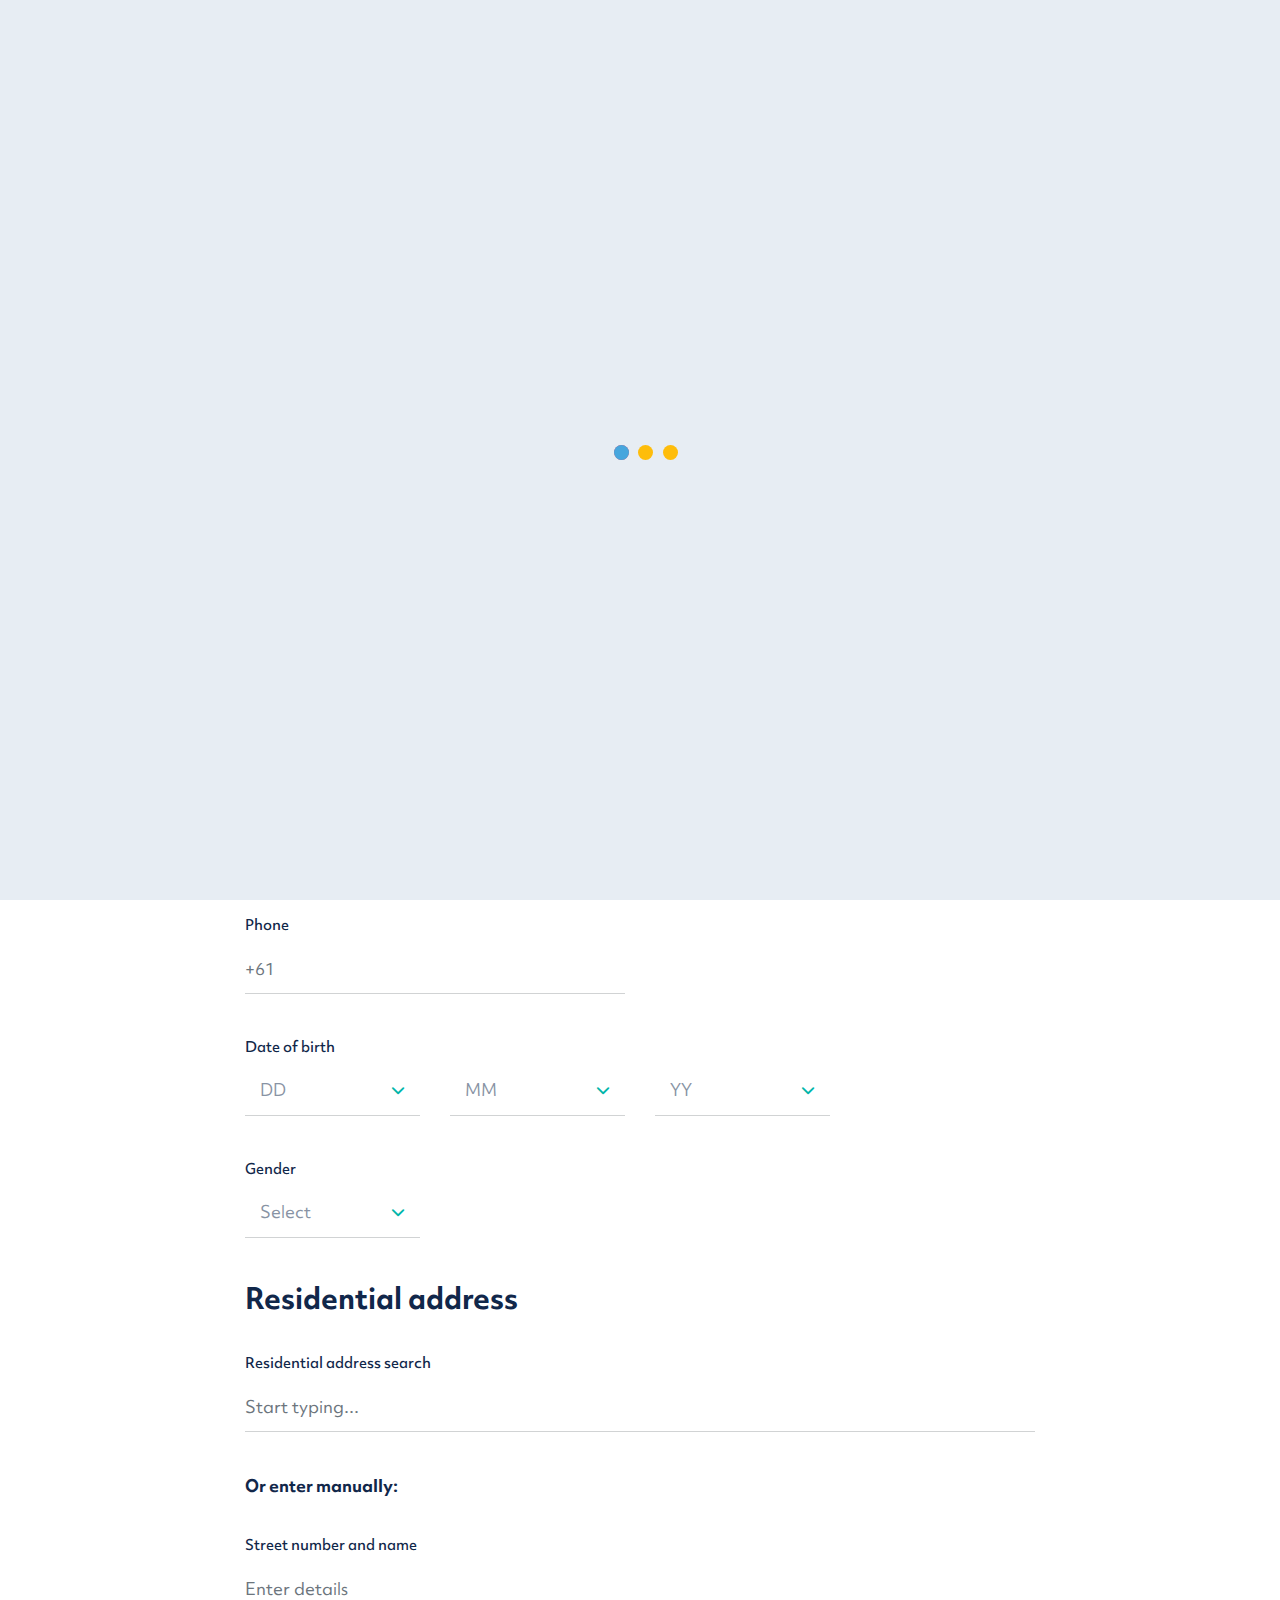
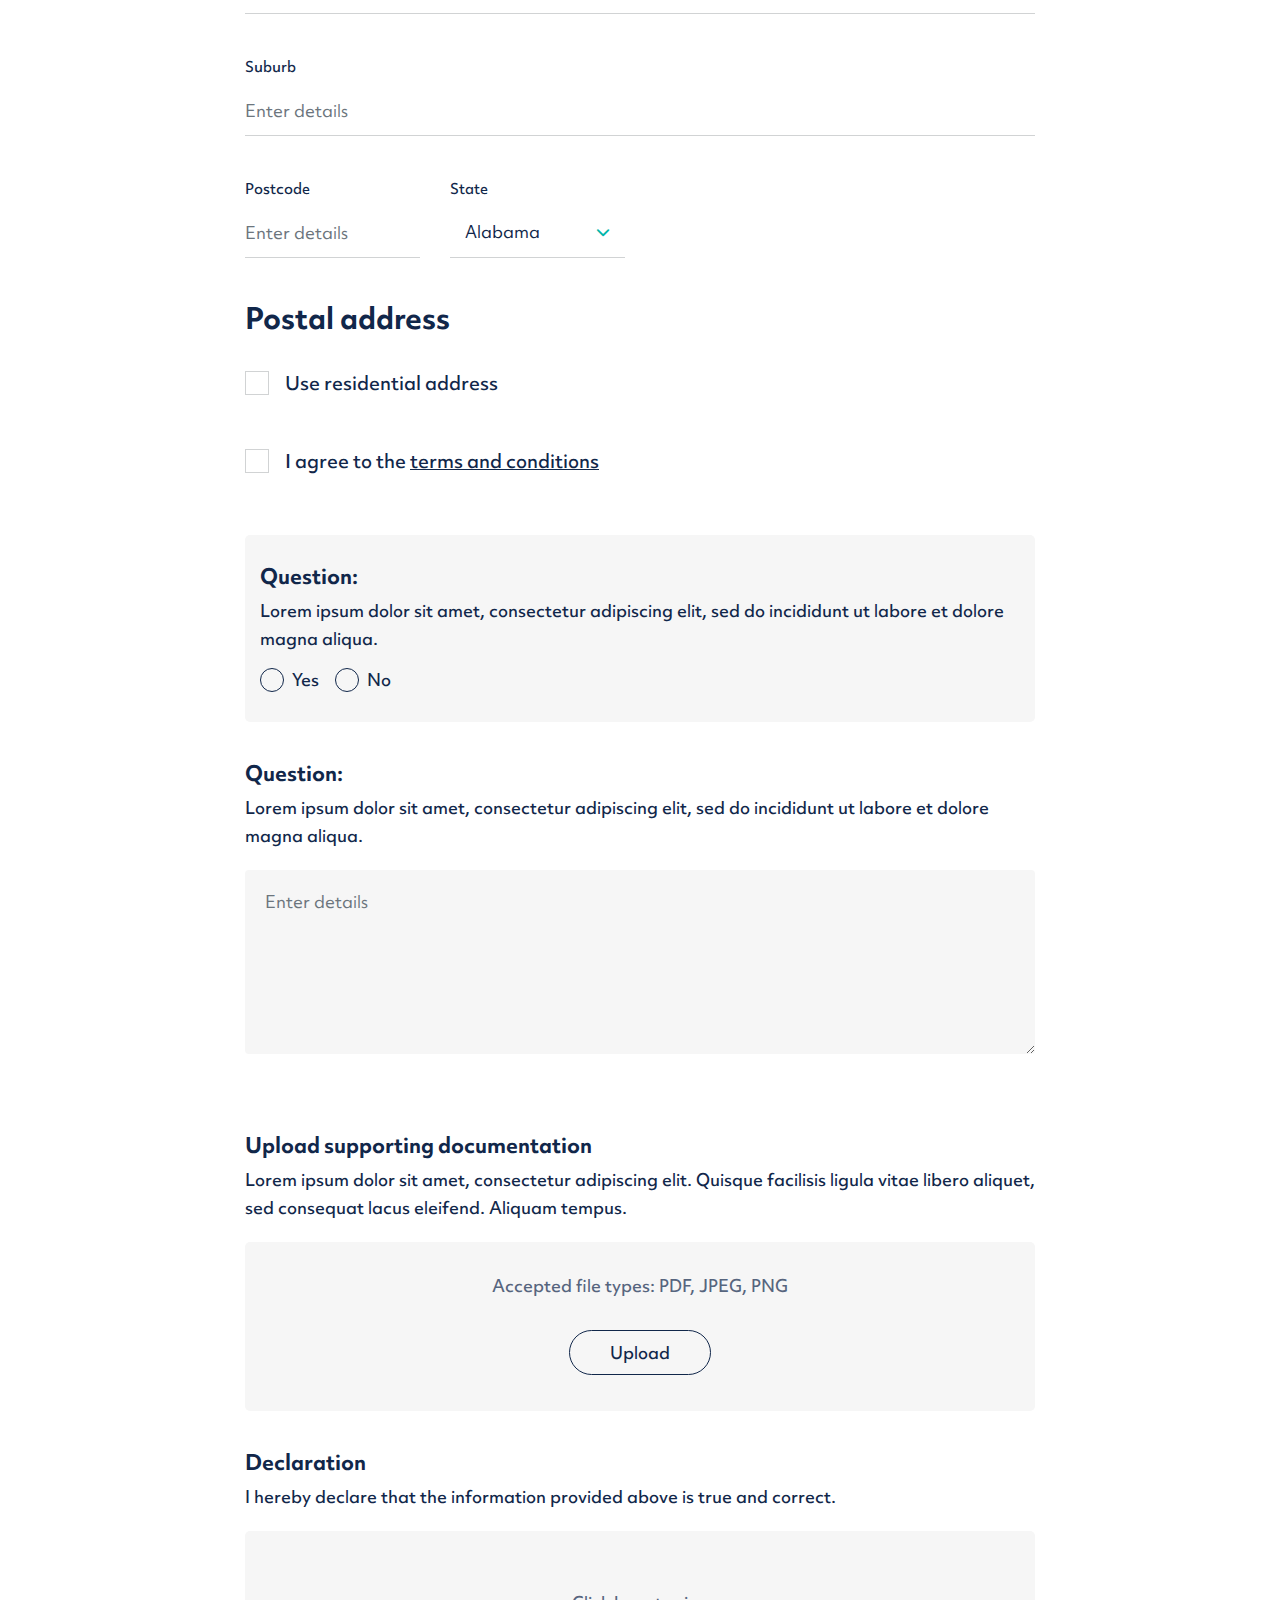
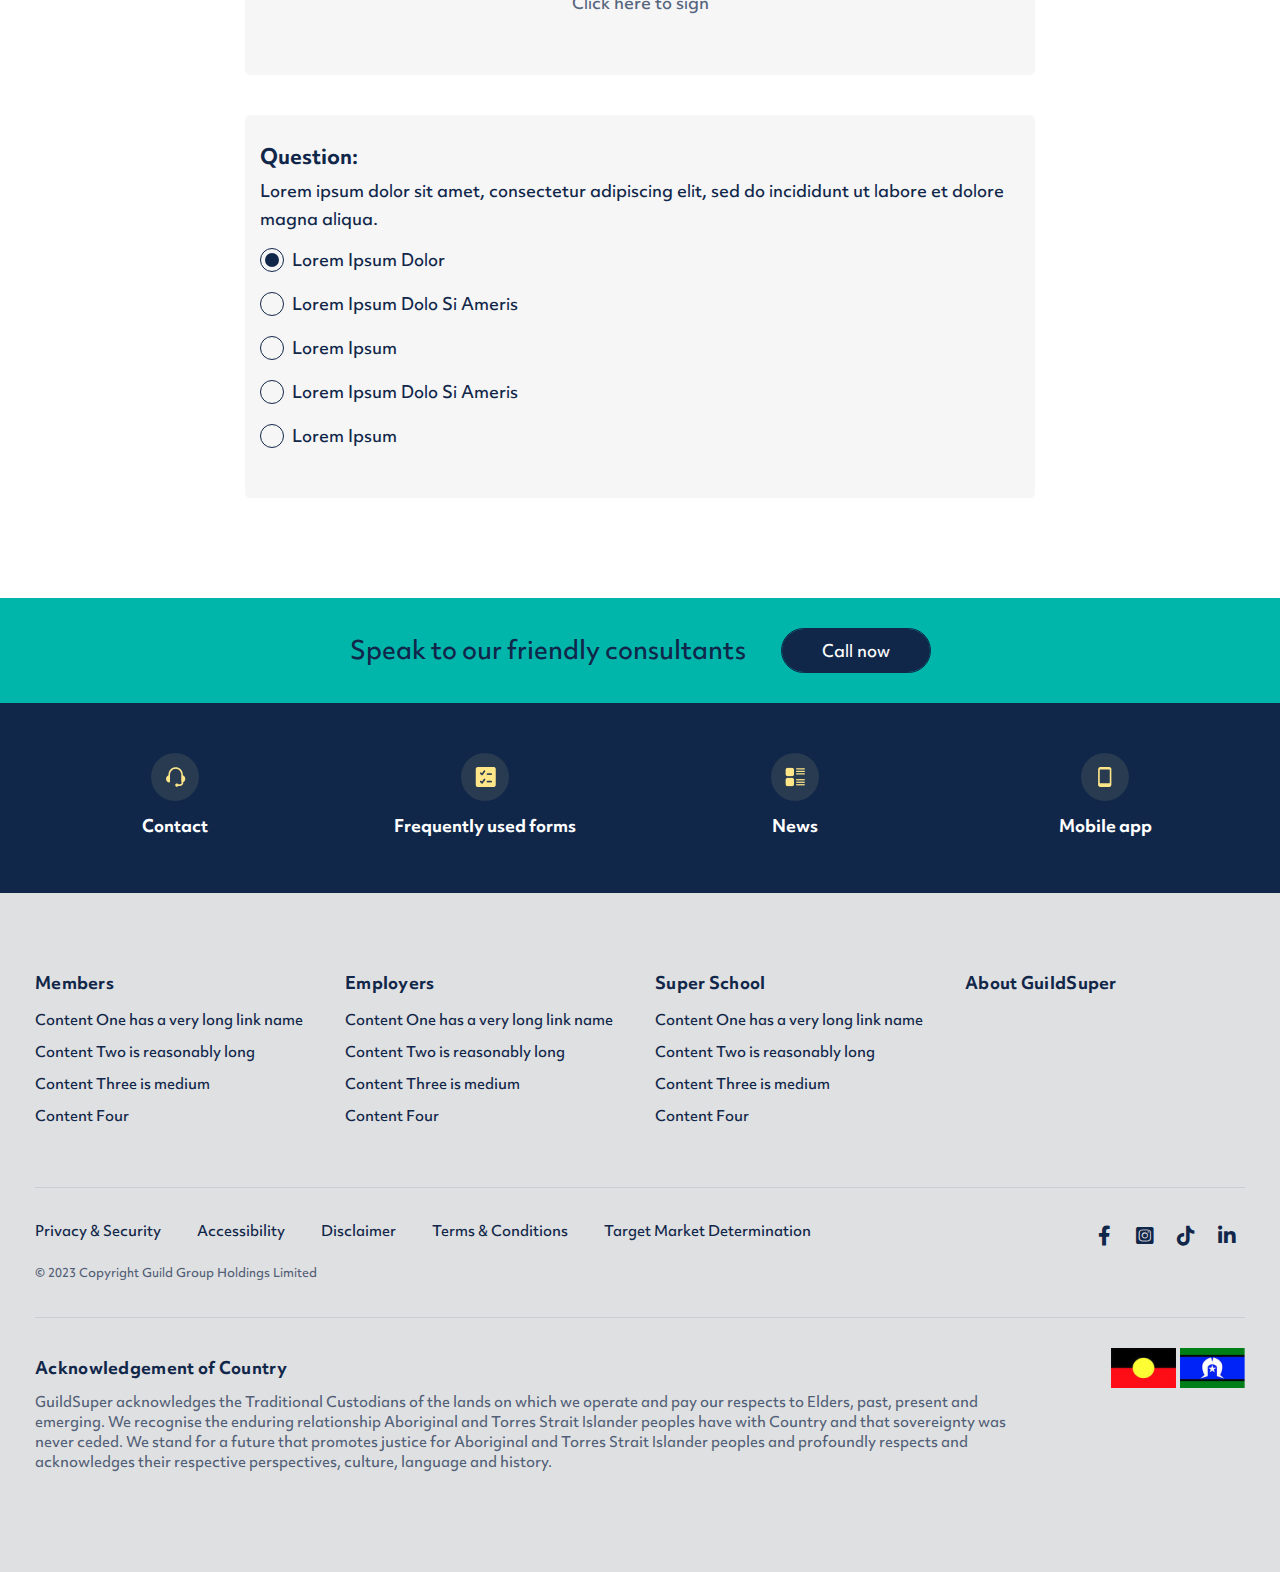
<file: master-form.html>
<!DOCTYPE html>
<html lang="en">
<head>
<!-- Meta -->
<meta charset="utf-8">
<meta http-equiv="X-UA-Compatible" content="IE=edge">
<meta name="viewport" content="width=device-width, initial-scale=1">
<meta http-equiv="Access-Control-Allow-Origin" content="*"/>

<!-- SITE TITLE -->
<title> GuildSuper Master Form</title>

<!-- Favicon Icon -->
<link rel="shortcut icon" type="image/x-icon" href="assets/images/favicon.png">
<!-- Animation CSS -->
<link rel="stylesheet" href="assets/css/animate.css">	
<!-- Latest Bootstrap min CSS -->
<link rel="stylesheet" href="assets/bootstrap/css/bootstrap.min.css">
<!-- Font -->
<link href="" rel="stylesheet">
<!-- Icon Font CSS -->
<link rel="stylesheet" href="assets/css/ionicons.min.css">
<link rel="stylesheet" href="assets/css/all.min.css">

<!-- <link rel="stylesheet" href="assets/css/linearicons.css"> -->
<!--- owl carousel CSS-->
<link rel="stylesheet" href="assets/owlcarousel/css/owl.carousel.min.css">
<link rel="stylesheet" href="assets/owlcarousel/css/owl.theme.css">
<link rel="stylesheet" href="assets/owlcarousel/css/owl.theme.default.min.css">

<link rel="stylesheet" href="assets/css/slick.css">
<link rel="stylesheet" href="assets/css/slick-theme.css">

<!-- Magnific Popup CSS -->
<link rel="stylesheet" href="assets/css/magnific-popup.css">

<!-- video-js CSS -->
<link rel="stylesheet" href="assets/css/video-js.css" >

<!-- Style CSS -->
<link rel="stylesheet" href="assets/css/style.css">
<link rel="stylesheet" href="assets/css/responsive.css">
</head>

<body>

<!-- LOADER -->
<div class="preloader">
	<div class="loader-section section-top"></div>
    <div class="lds-ellipsis">
    	<span></span>
        <span></span>
        <span></span>
        <span></span>
    </div>
    <div class="loader-section section-bottom"></div>
</div>
<!-- END LOADER --> 


<!-- START HEADER -->
<header class="header_wrap fixed-top dark_skin main_menu_size_16 ">
	<div class="top-header">
        <div class="container">
            <div class="row justify-content-end">
                <div class="col-lg-6 col-md-7 col-5">
                	<div class="d-flex align-items-center justify-content-end">
                    	<ul class="header_list">
                            <li><a href="#"><img src="assets/images/join_icon.png" alt=""><span> Join </span></a></li>
                            <li><a href="#"><img src="assets/images/mail_icon.png" alt=""><span> Contact </span></a></li>
                            <li><a href="#"><img src="assets/images/guildsuper_icon.png" alt=""><span> About GuildSuper </span></a></li>
                            <li><a href="#"><img src="assets/images/employers_icon.png" alt=""><span> Employers </span></a></li>
						</ul>
                    </div>
                </div>
            </div>
        </div>
    </div>
    <div class="bottom-header">
        <div class="container">
            <nav class="navbar navbar-expand-lg"> 
            	<button class="navbar-toggler" type="button" data-toggle="collapse" data-target="#navbarSupportedContent" aria-expanded="false"> 
                    <span class="ion-android-menu"></span>
                </button>
                <a class="navbar-brand" href="index.html">
                    <img class="logo_dark" src="assets/images/logo_dark.png" alt="logo" />
                </a>
                
                <div class="collapse navbar-collapse justify-content-center" id="navbarSupportedContent">
                    <ul class="navbar-nav">
                        <li class="dropdown dropdown-mega-menu">
                            <a data-toggle="dropdown" class="nav-link dropdown-toggle " href="#"> Superannuation </a>
                            <div class="dropdown-menu">
                            	<div class="container"> 
                                    <ul class="mega-menu d-lg-flex">
                                        <li class="mega-menu-col col-lg">
                                            <ul> 
                                                <li><a class="dropdown-item nav-link nav_item" href="#"><span class="menu_icon"><img src="assets/images/menu_icon.png" alt="menu" /></span> <span> Becoming a member </span> <span class="menu_desc"> Lorem ipsum dolor sit amet, consectetur adipiscing elit, sed. </span></a></li>
                                                <li><a class="dropdown-item nav-link nav_item" href="#"><span class="menu_icon"><img src="assets/images/menu_icon.png" alt="menu" /></span> <span> Understanding super </span> <span class="menu_desc"> Lorem ipsum dolor sit amet, consectetur adipiscing elit, sed. </span></a></li>
                                            </ul>
                                        </li>
                                        <li class="mega-menu-col col-lg">
                                            <ul>
                                                <li><a class="dropdown-item nav-link nav_item" href="#"><span class="menu_icon"><img src="assets/images/menu_icon.png" alt="menu" /></span> <span> Accessing your account </span> <span class="menu_desc"> Lorem ipsum dolor sit amet, consectetur adipiscing elit, sed. </span></a></li>
                                                <li><a class="dropdown-item nav-link nav_item" href="#"><span class="menu_icon"><img src="assets/images/menu_icon.png" alt="menu" /></span> <span> Retirement </span> <span class="menu_desc"> Lorem ipsum dolor sit amet, consectetur adipiscing elit, sed. </span></a></li>
                                            </ul>
                                        </li>
                                        <li class="mega-menu-col col-lg">
                                            <ul>
                                                <li><a class="dropdown-item nav-link nav_item" href="#"><span class="menu_icon"><img src="assets/images/menu_icon.png" alt="menu" /></span> <span> Super rewards </span> <span class="menu_desc"> Lorem ipsum dolor sit amet, consectetur adipiscing elit, sed. </span></a></li>
                                                <li><a class="dropdown-item nav-link nav_item" href="#"><span class="menu_icon"><img src="assets/images/menu_icon.png" alt="menu" /></span> <span> Resources & advice </span> <span class="menu_desc"> Lorem ipsum dolor sit amet, consectetur adipiscing elit, sed. </span></a></li>
                                            </ul>
                                        </li>
                                        <li class="mega-menu-col col-lg-4 header_banner_wrap">
                                            <div class="header_banner">
                                                <div class="col-12 ">
                                                    <div class="header_banner_content bg_light_green">
                                                        <div class="cta_text">
                                                            <div class="heading_s1 title_normal">
                                                                <h5> Speak to our friendly consultants </h5>
                                                            </div>
                                                        </div>
                                                        <div class="cta_button">
                                                            <a class="btn btn-fill-out-dark btn-radius" href="#"> Call now </a>
                                                        </div>
                                                    </div>
                                                </div>
                                            </div>
                                        </li>
                                    </ul>
                                </div>
                            </div>   
                        </li>
                        <li class="dropdown dropdown-mega-menu">
                            <a class="dropdown-toggle nav-link" href="#" data-toggle="dropdown"> Investments </a>
                            <div class="dropdown-menu">
                            	<div class="container"> 
                                    <ul class="mega-menu d-lg-flex">
                                        <li class="mega-menu-col col-lg">
                                            <ul> 
                                                <li><a class="dropdown-item nav-link nav_item" href="#"><span class="menu_icon"><img src="assets/images/menu_icon.png" alt="menu" /></span> <span> Becoming a member </span> <span class="menu_desc"> Lorem ipsum dolor sit amet, consectetur adipiscing elit, sed. </span></a></li>
                                                <li><a class="dropdown-item nav-link nav_item" href="#"><span class="menu_icon"><img src="assets/images/menu_icon.png" alt="menu" /></span> <span> Understanding super </span> <span class="menu_desc"> Lorem ipsum dolor sit amet, consectetur adipiscing elit, sed. </span></a></li>
                                            </ul>
                                        </li>
                                        <li class="mega-menu-col col-lg">
                                            <ul>
                                                <li><a class="dropdown-item nav-link nav_item" href="#"><span class="menu_icon"><img src="assets/images/menu_icon.png" alt="menu" /></span> <span> Accessing your account </span> <span class="menu_desc"> Lorem ipsum dolor sit amet, consectetur adipiscing elit, sed. </span></a></li>
                                                <li><a class="dropdown-item nav-link nav_item" href="#"><span class="menu_icon"><img src="assets/images/menu_icon.png" alt="menu" /></span> <span> Retirement </span> <span class="menu_desc"> Lorem ipsum dolor sit amet, consectetur adipiscing elit, sed. </span></a></li>
                                            </ul>
                                        </li>
                                        <li class="mega-menu-col col-lg">
                                            <ul>
                                                <li><a class="dropdown-item nav-link nav_item" href="#"><span class="menu_icon"><img src="assets/images/menu_icon.png" alt="menu" /></span> <span> Super rewards </span> <span class="menu_desc"> Lorem ipsum dolor sit amet, consectetur adipiscing elit, sed. </span></a></li>
                                                <li><a class="dropdown-item nav-link nav_item" href="#"><span class="menu_icon"><img src="assets/images/menu_icon.png" alt="menu" /></span> <span> Resources & advice </span> <span class="menu_desc"> Lorem ipsum dolor sit amet, consectetur adipiscing elit, sed. </span></a></li>
                                            </ul>
                                        </li>
                                        <li class="mega-menu-col col-lg-4">
                                            <div class="header_banner">
                                                <div class="col-12 ">
                                                    <div class="header_banner_content bg_light_green">
                                                        <div class="cta_text">
                                                            <div class="heading_s1 title_normal">
                                                                <h5> Speak to our friendly consultants </h5>
                                                            </div>
                                                        </div>
                                                        <div class="cta_button">
                                                            <a class="btn btn-fill-out-dark btn-radius" href="#"> Call now </a>
                                                        </div>
                                                    </div>
                                                </div>
                                            </div>
                                        </li>
                                    </ul>
                                </div>
                            </div>
                        </li>
                        <li class="dropdown">
                            <a class="dropdown-toggle nav-link" href="#" data-toggle="dropdown"> Tools and Resources </a>
                            <div class="dropdown-menu">
                                <ul>
                                    <li>
                                        <a class="dropdown-item menu-link dropdown-toggler" href="#">Products</a>
                                        <div class="dropdown-menu">
                                            <ul> 
                                                <li><a class="dropdown-item nav-link nav_item" href="#">Sub menu header</a></li>
                                                <li><a class="dropdown-item nav-link nav_item" href="#">Sub menu header</a></li>
                                                <li><a class="dropdown-item nav-link nav_item" href="#">Sub menu header</a></li>
                                                <li><a class="dropdown-item nav-link nav_item" href="#">Sub menu</a></li>
                                                <li><a class="dropdown-item nav-link nav_item" href="#">Sub menu header</a></li>
                                                <li><a class="dropdown-item nav-link nav_item" href="#">Sub menu dropdown </a></li>
                                                <li><a class="dropdown-item nav-link nav_item" href="#">Sub menu dropdown </a></li>
                                                <li><a class="dropdown-item nav-link nav_item" href="#">Sub menu dropdown </a></li>
                                                <li><a class="dropdown-item nav-link nav_item" href="#">Sub menu</a></li>
                                                <li><a class="dropdown-item nav-link nav_item" href="#">dropdown Sub menu</a></li> 
                                                <li><a class="dropdown-item nav-link nav_item" href="#">dropdown Sub menu</a></li> 
                                            </ul>
                                        </div>
                                    </li>
                                    <li>
                                        <a class="dropdown-item menu-link dropdown-toggler" href="#">Dropdown Menu</a>
                                        <div class="dropdown-menu">
                                            <ul> 
                                                <li><a class="dropdown-item nav-link nav_item" href="#">Sub menu </a></li>
                                                <li><a class="dropdown-item nav-link nav_item" href="#">Sub menu Style </a></li>
                                                <li><a class="dropdown-item nav-link nav_item" href="#">Sub menu </a></li>
                                                <li><a class="dropdown-item nav-link nav_item" href="#">Sub menu Style </a></li>
                                                <li><a class="dropdown-item nav-link nav_item" href="#">Sub menu </a></li>
                                                <li><a class="dropdown-item nav-link nav_item" href="#">Sub menu Style </a></li>
                                                <li><a class="dropdown-item nav-link nav_item" href="#">Sub menu </a></li>
                                                <li><a class="dropdown-item nav-link nav_item" href="#">Sub menu Style </a></li>
                                            </ul>
                                        </div>
                                    </li>
                                    <li>
                                        <a class="dropdown-item menu-link dropdown-toggler" href="#">Dropdown Menu</a>
                                        <div class="dropdown-menu">
                                            <ul> 
                                                <li><a class="dropdown-item nav-link nav_item" href="#">Dropdown Style</a></li>
                                                <li><a class="dropdown-item nav-link nav_item" href="#">Dropdown Style</a></li>
                                                <li><a class="dropdown-item nav-link nav_item" href="#">Dropdown Style</a></li>
                                                <li><a class="dropdown-item nav-link nav_item" href="#">Dropdown Style</a></li>
                                                <li><a class="dropdown-item nav-link nav_item" href="#">Dropdown Style</a></li>
                                                <li><a class="dropdown-item nav-link nav_item" href="#">Dropdown Style</a></li>
                                                <li><a class="dropdown-item nav-link nav_item" href="#">Dropdown Style</a></li>
                                                <li><a class="dropdown-item nav-link nav_item" href="#">Dropdown Style</a></li>
                                            </ul>
                                        </div>
                                    </li>
                                    <li>
                                        <a class="dropdown-item menu-link dropdown-toggler" href="#">Dropdown Panel</a>
                                        <div class="dropdown-menu">
                                            <ul> 
                                                <li><a class="dropdown-item nav-link nav_item" href="#">Dropdown Side</a></li>
                                                <li><a class="dropdown-item nav-link nav_item" href="#">Dropdown Side</a></li>
                                                <li><a class="dropdown-item nav-link nav_item" href="#">Dropdown Side</a></li>
                                                <li><a class="dropdown-item nav-link nav_item" href="#">Dropdown Side</a></li>
                                                <li><a class="dropdown-item nav-link nav_item" href="#">Dropdown </a></li>
                                            </ul>
                                        </div>
                                    </li>
                                </ul>
                            </div>
                        </li>
                        <li class="dropdown dropdown-mega-menu">
                            <a class="dropdown-toggle nav-link" href="#" data-toggle="dropdown"> Learning Centre </a>
                            <div class="dropdown-menu">
                            	<div class="container"> 
                                    <ul class="mega-menu d-lg-flex">
                                        <li class="mega-menu-col col-lg">
                                            <ul> 
                                                <li><a class="dropdown-item nav-link nav_item" href="#"><span class="menu_icon"><img src="assets/images/menu_icon.png" alt="menu" /></span> <span> Becoming a member </span> <span class="menu_desc"> Lorem ipsum dolor sit amet, consectetur adipiscing elit, sed. </span></a></li>
                                                <li><a class="dropdown-item nav-link nav_item" href="#"><span class="menu_icon"><img src="assets/images/menu_icon.png" alt="menu" /></span> <span> Understanding super </span> <span class="menu_desc"> Lorem ipsum dolor sit amet, consectetur adipiscing elit, sed. </span></a></li>
                                            </ul>
                                        </li>
                                        <li class="mega-menu-col col-lg">
                                            <ul>
                                                <li><a class="dropdown-item nav-link nav_item" href="#"><span class="menu_icon"><img src="assets/images/menu_icon.png" alt="menu" /></span> <span> Accessing your account </span> <span class="menu_desc"> Lorem ipsum dolor sit amet, consectetur adipiscing elit, sed. </span></a></li>
                                                <li><a class="dropdown-item nav-link nav_item" href="#"><span class="menu_icon"><img src="assets/images/menu_icon.png" alt="menu" /></span> <span> Retirement </span> <span class="menu_desc"> Lorem ipsum dolor sit amet, consectetur adipiscing elit, sed. </span></a></li>
                                            </ul>
                                        </li>
                                        <li class="mega-menu-col col-lg">
                                            <ul>
                                                <li><a class="dropdown-item nav-link nav_item" href="#"><span class="menu_icon"><img src="assets/images/menu_icon.png" alt="menu" /></span> <span> Super rewards </span> <span class="menu_desc"> Lorem ipsum dolor sit amet, consectetur adipiscing elit, sed. </span></a></li>
                                                <li><a class="dropdown-item nav-link nav_item" href="#"><span class="menu_icon"><img src="assets/images/menu_icon.png" alt="menu" /></span> <span> Resources & advice </span> <span class="menu_desc"> Lorem ipsum dolor sit amet, consectetur adipiscing elit, sed. </span></a></li>
                                            </ul>
                                        </li>
                                        <li class="mega-menu-col col-lg-4">
                                            <div class="header_banner">
                                                <div class="col-12 ">
                                                    <div class="header_banner_content bg_light_green">
                                                        <div class="cta_text">
                                                            <div class="heading_s1 title_normal">
                                                                <h5> Speak to our friendly consultants </h5>
                                                            </div>
                                                        </div>
                                                        <div class="cta_button">
                                                            <a class="btn btn-fill-out-dark btn-radius" href="#"> Call now </a>
                                                        </div>
                                                    </div>
                                                </div>
                                            </div>
                                        </li>
                                    </ul>
                                </div>
                            </div>
                        </li>
                    </ul>
                    <div class="mobile_menu">
                    	<ul class="header_list">
                            <li><a href="#"><img src="assets/images/join_icon.png" alt=""><span> Join </span></a></li>
                            <li><a href="#"><img src="assets/images/mail_icon.png" alt=""><span> Contact </span></a></li>
                            <li><a href="#"><img src="assets/images/guildsuper_icon.png" alt=""><span> About GuildSuper </span></a></li>
                            <li><a href="#"><img src="assets/images/employers_icon.png" alt=""><span> Employers </span></a></li>
						</ul>
                    </div>
                </div>
                <div class="navbar-nav attr-nav align-items-center">
                	<li><a href="demo-medical/appointment.html" class="btn btn-fill-out btn-radius btn-sm" data-toggle="modal" data-target="#exampleModal"> Log in </a> </li>
                    <li><a href="javascript:void(0);" class="nav-link search_trigger"><i class="ion-ios-search-strong"></i></a>
                        <div class="search_wrap">
                            <span class="close-search"><i class="ion-ios-close-empty"></i></span>
                            <form>
                                <input type="text" placeholder="Search" class="form-control" id="search_input">
                                <button type="submit" class="search_icon"><i class="ion-ios-search-strong"></i></button>
                            </form>
                        </div>
                    </li>
                </div>
            </nav>
        </div>
    </div>
</header>
<!-- END HEADER -->

<!-- START SECTION back link -->
<div class="pt_20">
    <div class="container">
        <div class="row">
            <div class="col-12">
                <div class="back_link">
                    <a href="#"><i class="ion-chevron-left"></i> Back to Previous Page Name </a>
                </div>
            </div>
        </div>
    </div>
</div>
<!-- END SECTION back link -->


<!-- START SECTION Page Title -->
<div class="section small_pt pb-0">
    <div class="xsmall_container">
		<div class="row">
            <div class="col-12">
                <div class="banner_content">
                    <h2> Form Title </h2>
                    <p> This page contains all the elements necessary to build out a page containing a form. This is a text container. </p>
                </div>
            </div>
        </div>
	</div>
</div>
<!-- END SECTION Page Title -->


<!-- START SECTION Form -->
<div class="section pt-0">
    <div class="xsmall_container">
        
        <div class="field_form_line">
        	<div class="row">
            	<div class="col-md-6">
                	<div class="form-group">
                    	<label> Member number </label>
                    	<input type="text" required="required" placeholder="eg 22542456" class="form-control" >
                    </div>
                </div>
            </div>
            <div class="row">
            	<div class="col-md-4">
                	<div class="form-group">
                    	<label> Title </label>
                		<div class="custom_select">
                            <select class="form-control first_null ">
                              <option value="">Select</option>
                              <option value="2">2</option>
                              <option value="3">3</option>
                              <option value="4">4</option>
                              <option value="5">5</option>
                            </select>
                        </div>
					</div>
                </div>
            </div>
            <div class="row">
            	<div class="col-md-12">
                	<div class="form-group">
                    	<label> Given name/s </label>
                    	<input type="text" required="required" placeholder="Enter details" class="form-control" >
                    </div>
                </div>
                <div class="col-md-12">
                	<div class="form-group">
                    	<label> Email </label>
                    	<input type="text" required="required" placeholder="eg. marilynmonroe@gmail.com" class="form-control" >
                    </div>
                </div>
            </div>
            <div class="row">
            	<div class="col-md-6">
                	<div class="form-group">
                    	<label> Phone </label>
                    	<input type="text" required="required" placeholder="+61" class="form-control" >
                    </div>
                </div>
            </div>
            <div class="row">
            	<div class="col-12">
					<label> Date of birth </label>
                </div>
            	<div class="col-md-3 col">
                	<div class="form-group">
                    	<div class="custom_select">
                            <select class="form-control first_null ">
                              <option value="">DD</option>
                              <option value="1">1</option>
                              <option value="1">2</option>
                              <option value="3">3</option>
                              <option value="4">4</option>
                              <option value="5">5</option>
                              <option value="6">6</option>
                              <option value="7">7</option>
                              <option value="8">8</option>
                              <option value="9">9</option>
                              <option value="10">10</option>
                              <option value="11">11</option>
                              <option value="12">12</option>
                              <option value="13">13</option>
                              <option value="14">14</option>
                              <option value="15">15</option>
                              <option value="16">16</option>
                              <option value="17">17</option>
                              <option value="18">18</option>
                              <option value="19">19</option>
                              <option value="20">20</option>
                              <option value="22">21</option>
                              <option value="22">22</option>
                              <option value="23">23</option>
                              <option value="24">24</option>
                              <option value="25">25</option>
                              <option value="26">26</option>
                              <option value="27">27</option>
                              <option value="28">28</option>
                              <option value="29">29</option>
                              <option value="30">30</option>
                              <option value="31">31</option>
                            </select>
                        </div>
                    </div>
                </div>
                <div class="col-md-3 col">
                	<div class="form-group">
                    	<div class="custom_select">
                            <select class="form-control first_null ">
                              <option value="">MM</option>
                              <option value="1">1</option>
                              <option value="1">2</option>
                              <option value="3">3</option>
                              <option value="4">4</option>
                              <option value="5">5</option>
                              <option value="6">6</option>
                              <option value="7">7</option>
                              <option value="8">8</option>
                              <option value="9">9</option>
                              <option value="10">10</option>
                              <option value="11">11</option>
                              <option value="12">12</option>
                            </select>
                        </div>
                    </div>
                </div>
                <div class="col-md-3 col">
                	<div class="form-group">
                    	<div class="custom_select">
                            <select class="form-control first_null ">
                              <option value="">YY</option>
                              <option value="1988">1988</option>
                              <option value="1989">1989</option>
                              <option value="1990">1990</option>
                              <option value="1991">1991</option>
                              <option value="1992">1992</option>
                              <option value="1993">1993</option>
                              <option value="1994">1994</option>
                              <option value="1995">1995</option>
                              <option value="1996">1996</option>
                              <option value="1997">1997</option>
                              <option value="1998">1998</option>
                              <option value="1999">1999</option>
                              <option value="2000">2000</option>
                              <option value="2001">2001</option>
                              <option value="2002">2002</option>
                           </select>
                        </div>
                    </div>
                </div>
            </div>
            <div class="row">
                <div class="col-md-3">
                	<div class="form-group">
                    	<label> Gender</label>
                    	<div class="custom_select">
                            <select class="form-control first_null ">
                              <option value="">Select</option>
                              <option value="male">Male</option>
                              <option value="female">Female</option>
                            </select>
                        </div>
                    </div>
                </div>
            </div>
            
            <div class="row">
            	<div class="col-12">
                	<div class="heading_s1">
                        <h3> Residential address </h3>
                    </div>
                </div>
            </div>
            
            <div class="row">
            	<div class="col-md-12">
                	<div class="form-group">
                    	<label> Residential address search </label>
                    	<input type="text" required="required" placeholder="Start typing..." class="form-control" >
                    </div>
                </div>
                <div class="col-12">
                	<div class="heading_s1">
                        <p><strong> Or enter manually: </strong></p>
                    </div>
                </div>
                <div class="col-md-12">
                	<div class="form-group">
                    	<label> Street number and name </label>
                    	<input type="text" required="required" placeholder="Enter details" class="form-control" >
                    </div>
                </div>
                <div class="col-md-12">
                	<div class="form-group">
                    	<label> Suburb </label>
                    	<input type="text" required="required" placeholder="Enter details" class="form-control" >
                    </div>
                </div>
            </div>
            <div class="row">
            	<div class="col-md-3 col">
                	<div class="form-group">
                    	<label> Postcode </label>
                    	<input type="text" required="required" placeholder="Enter details" class="form-control" >
                    </div>
                </div>
                <div class="col-md-3 col">
                	<div class="form-group">
                    	<label> State </label>
                    	<div class="custom_select">
                            <select class="form-control first_null ">
								<option value="">Select</option>
								<option value='AL' selected="selected">Alabama</option>
                                <option value='AK'>Alaska</option>
                                <option value='AZ'>Arizona</option>
                                <option value='AR'>Arkansas</option>
                                <option value='CA'>California</option>
                                <option value='CO'>Colorado</option>
                                <option value='CT'>Connecticut</option>
                                <option value='DE'>Delaware</option>
                                <option value='FL'>Florida</option>
                                <option value='GA'>Georgia</option>
                                <option value='HI'>Hawaii</option>
                                <option value='ID'>Idaho</option>
                                <option value='IL'>Illinois</option>
                                <option value='IN'>Indiana</option>
                                <option value='IA'>Iowa</option>
                                <option value='KS'>Kansas</option>
                                <option value='KY'>Kentucky</option>
                                <option value='LA'>Louisiana</option>
                                <option value='ME'>Maine</option>
                                <option value='MD'>Maryland</option>
                                <option value='MA'>Massachusetts</option>
                                <option value='MI'>Michigan</option>
                                <option value='MN'>Minnesota</option>
                                <option value='MS'>Mississippi</option>
                                <option value='MO'>Missouri</option>
                                <option value='MT'>Montana</option>
                                <option value='NE'>Nebraska</option>
                                <option value='NV'>Nevada</option>
                                <option value='NH'>New Hampshire</option>
                                <option value='NJ'>New Jersey</option>
                                <option value='NM'>New Mexico</option>
                                <option value='NY'>New York</option>
                                <option value='NC'>North Carolina</option>
                                <option value='ND'>North Dakota</option>
                                <option value='OH'>Ohio</option>
                                <option value='OK'>Oklahoma</option>
                                <option value='OR'>Oregon</option>
                                <option value='PA'>Pennsylvania</option>
                                <option value='RI'>Rhode Island</option>
                                <option value='SC'>South Carolina</option>
                                <option value='SD'>South Dakota</option>
                                <option value='TN'>Tennessee</option>
                                <option value='TX'>Texas</option>
                                <option value='UT'>Utah</option>
                                <option value='VT'>Vermont</option>
                                <option value='VA'>Virginia</option>
                                <option value='WA'>Washington</option>
                                <option value='WV'>West Virginia</option>
                                <option value='WI'>Wisconsin</option>
                                <option value='WY'>Wyoming</option>
                            </select>
                        </div>
                    </div>
                </div>
            </div>
            
            <div class="row">
            	<div class="col-12">
                	<div class="heading_s1">
                        <h3> Postal address </h3>
                    </div>
                </div>
                <div class="col-12">
                	<div class="ship_detail">
                    	<div class="form-group">
                            <div class="chek-form">
                                <div class="custome-checkbox">
                                    <input class="form-check-input" type="checkbox" name="checkbox" id="differentaddress">
                                    <label class="form-check-label" for="differentaddress"><span> Use residential address </span></label>
                                </div>
                            </div>
                        </div>
					</div>
                </div>
            </div>
            
            <div class="different_address">
                <div class="row">
                    <div class="col-md-12">
                        <div class="form-group">
                            <label> Residential address search </label>
                            <input type="text" required="required" placeholder="Start typing..." class="form-control" >
                        </div>
                    </div>
                    <div class="col-12">
                        <div class="heading_s1">
                            <p><strong> Or enter manually: </strong></p>
                        </div>
                    </div>
                    <div class="col-md-12">
                        <div class="form-group">
                            <label> Street number and name </label>
                            <input type="text" required="required" placeholder="Enter details" class="form-control" >
                        </div>
                    </div>
                    <div class="col-md-12">
                        <div class="form-group">
                            <label> Suburb </label>
                            <input type="text" required="required" placeholder="Enter details" class="form-control" >
                        </div>
                    </div>
                </div>
                <div class="row">
                    <div class="col-md-3 col">
                        <div class="form-group">
                            <label> Postcode </label>
                            <input type="text" required="required" placeholder="Enter details" class="form-control" >
                        </div>
                    </div>
                    <div class="col-md-3 col">
                        <div class="form-group">
                            <label> State </label>
                            <div class="custom_select">
                                <select class="form-control first_null ">
                                    <option value="">Select</option>
                                    <option value='AL' selected="selected">Alabama</option>
                                    <option value='AK'>Alaska</option>
                                    <option value='AZ'>Arizona</option>
                                    <option value='AR'>Arkansas</option>
                                    <option value='CA'>California</option>
                                    <option value='CO'>Colorado</option>
                                    <option value='CT'>Connecticut</option>
                                    <option value='DE'>Delaware</option>
                                    <option value='FL'>Florida</option>
                                    <option value='GA'>Georgia</option>
                                    <option value='HI'>Hawaii</option>
                                    <option value='ID'>Idaho</option>
                                    <option value='IL'>Illinois</option>
                                    <option value='IN'>Indiana</option>
                                    <option value='IA'>Iowa</option>
                                    <option value='KS'>Kansas</option>
                                    <option value='KY'>Kentucky</option>
                                    <option value='LA'>Louisiana</option>
                                    <option value='ME'>Maine</option>
                                    <option value='MD'>Maryland</option>
                                    <option value='MA'>Massachusetts</option>
                                    <option value='MI'>Michigan</option>
                                    <option value='MN'>Minnesota</option>
                                    <option value='MS'>Mississippi</option>
                                    <option value='MO'>Missouri</option>
                                    <option value='MT'>Montana</option>
                                    <option value='NE'>Nebraska</option>
                                    <option value='NV'>Nevada</option>
                                    <option value='NH'>New Hampshire</option>
                                    <option value='NJ'>New Jersey</option>
                                    <option value='NM'>New Mexico</option>
                                    <option value='NY'>New York</option>
                                    <option value='NC'>North Carolina</option>
                                    <option value='ND'>North Dakota</option>
                                    <option value='OH'>Ohio</option>
                                    <option value='OK'>Oklahoma</option>
                                    <option value='OR'>Oregon</option>
                                    <option value='PA'>Pennsylvania</option>
                                    <option value='RI'>Rhode Island</option>
                                    <option value='SC'>South Carolina</option>
                                    <option value='SD'>South Dakota</option>
                                    <option value='TN'>Tennessee</option>
                                    <option value='TX'>Texas</option>
                                    <option value='UT'>Utah</option>
                                    <option value='VT'>Vermont</option>
                                    <option value='VA'>Virginia</option>
                                    <option value='WA'>Washington</option>
                                    <option value='WV'>West Virginia</option>
                                    <option value='WI'>Wisconsin</option>
                                    <option value='WY'>Wyoming</option>
                                </select>
                            </div>
                        </div>
                    </div>
                </div>
            </div>
            
            <div class="row">
            	<div class="col-12">
                	<div class="form-group">
                        <div class="chek-form">
                            <div class="custome-checkbox">
                                <input class="form-check-input" type="checkbox" name="checkbox" id="termsconditions">
                                <label class="form-check-label" for="termsconditions"><span> I agree to the <a href="#"> terms and conditions </a></span></label>
                            </div>
                        </div>
                    </div>
                </div>
            </div>
            
            <div class="row pt_20">
            	<div class="col-12">
                	<div class="form_gray_box radius_all_5">
                    	<h5> Question: </h5>
                        <p> Lorem ipsum dolor sit amet, consectetur adipiscing elit, sed do incididunt ut labore et dolore magna aliqua. </p>
                        <div class="form-group">
                            <div class="chek-form">
                                <div class="custome-radio form-check-inline">
                                    <input class="form-check-input" type="radio" name="radio" id="Yes" value="Yes" checked="Yes">
                                    <label class="form-check-label" for="Yes">Yes</label>
                                </div>
                                <div class="custome-radio form-check-inline">
                                    <input class="form-check-input" type="radio" name="radio" id="No" value="No">
                                    <label class="form-check-label" for="No">No</label>
                                </div>
                            </div>
                        </div>
                    </div>
                </div>
            </div>
            <div class="row pt_40">
            	<div class="col-12">
                    <h5> Question: </h5>
                    <p> Lorem ipsum dolor sit amet, consectetur adipiscing elit, sed do incididunt ut labore et dolore magna aliqua. </p>
                    <div class="form-group">
                        <textarea class="form-control" placeholder="Enter details" rows="6"></textarea>
                    </div>
                </div>
                
            </div>
            <div class="row pt_40">
            	<div class="col-12">
                    <h5> Upload supporting documentation </h5>
                    <p> Lorem ipsum dolor sit amet, consectetur adipiscing elit. Quisque facilisis ligula vitae libero aliquet, sed consequat lacus eleifend. Aliquam tempus. </p>
                    <div class="form_gray_box radius_all_5 text-center">
                    	<div class="upload-wrapper">
                            <p> Accepted file types: PDF, JPEG, PNG </p>
                            <div class="upload-btn-wrapper">
                                <button class="btn btn-line-fill btn-radius">Upload </button>
                                <input type="file" name="myfile" />
                            </div>
                        </div>
                    </div>
                </div>
                
            </div>
            <div class="row pt_40">
            	<div class="col-12">
                    <h5> Declaration </h5>
                    <p> I hereby declare that the information provided above is true and correct. </p>
                    <div class="form_gray_box radius_all_5 text-center">
                    	<div class="sign_wrapper">
                            <a href="#"> Click here to sign </a>
                        </div>
                    </div>
                </div>
                
            </div>
            <div class="row pt_40">
            	<div class="col-12">
                	<div class="form_gray_box radius_all_5">
                    	<h5> Question: </h5>
                        <p> Lorem ipsum dolor sit amet, consectetur adipiscing elit, sed do incididunt ut labore et dolore magna aliqua. </p>
                        <div class="form-group">
                            <div class="chek-form">
                                <div class="custome-radio">
                                    <input class="form-check-input" type="radio" name="radio" id="radio1" value="radio1" checked="">
                                    <label class="form-check-label" for="radio1"> Lorem Ipsum Dolor </label>
                                </div>
                                <div class="custome-radio">
                                    <input class="form-check-input" type="radio" name="radio" id="radio2" value="radio2">
                                    <label class="form-check-label" for="radio2">Lorem Ipsum Dolo Si Ameris</label>
                                </div>
                                <div class="custome-radio">
                                    <input class="form-check-input" type="radio" name="radio" id="radio3" value="radio3">
                                    <label class="form-check-label" for="radio3"> Lorem Ipsum </label>
                                </div>
                                <div class="custome-radio">
                                    <input class="form-check-input" type="radio" name="radio" id="radio4" value="radio4">
                                    <label class="form-check-label" for="radio4"> Lorem Ipsum Dolo Si Ameris </label>
                                </div>
                                <div class="custome-radio">
                                    <input class="form-check-input" type="radio" name="radio" id="radio5" value="radio5">
                                    <label class="form-check-label" for="radio5"> Lorem Ipsum </label>
                                </div>
                            </div>
                        </div>
                    </div>
                </div>
            </div>
        </div>
    </div>
</div>
<!-- END SECTION Form -->

<div class="formloading"></div>

<!-- START SECTION CALL TO ACTION -->
<div class="section small_padding bg_light_green px-0">
	<div class="container">
    	<div class="row">
        	<div class="col-12 d-flex align-items-center justify-content-center">
                <div class="cta_text">
                    <div class="heading_s1 title_normal">
                        <h4> Speak to our friendly consultants</h4>
                    </div>
                </div>
                <div class="cta_button">
                    <a class="btn btn-fill-out-dark btn-radius" href="#"> Call now </a>
                </div>
            </div>
        </div>
    </div>
</div>
<!-- END SECTION CALL TO ACTION -->

<!-- START SECTION CALL TO ACTION -->
<div class="section bg_dark_blue pt_20 pb_20">
	<div class="container">
    	<div class="row justify-content-center">
        	<div class="col-lg-3 col-md-6">
            	<div class="icon_box icon_box_style10 text_white text-center mb-0">
                	<div class="icon">
                    	<img src="assets/images/contact-icon.png" alt="contact">
                    </div>
                    <div class="icon_box_content">
                    	<h6> Contact </h6>
                    </div>
                </div>
            </div>
            <div class="col-lg-3 col-md-6">
            	<div class="icon_box icon_box_style10 text_white text-center mb-0">
                	<div class="icon">
                    	<img src="assets/images/forms-icon.png" alt="Frequently used forms">
                    </div>
                    <div class="icon_box_content">
                    	<h6> Frequently used forms </h6>
                    </div>
                </div>
            </div>
            <div class="col-lg-3 col-md-6">
            	<div class="icon_box icon_box_style10 text_white text-center mb-0">
                	<div class="icon">
                    	<img src="assets/images/News-icon.png" alt="News">
                    </div>
                    <div class="icon_box_content">
                    	<h6> News </h6>
                    </div>
                </div>
            </div>
            <div class="col-lg-3 col-md-6">
            	<div class="icon_box icon_box_style10 text_white text-center mb-0">
                	<div class="icon">
                    	<img src="assets/images/Mobile-app-icon.png" alt="Mobile app">
                    </div>
                    <div class="icon_box_content">
                    	<h6> Mobile app </h6>
                    </div>
                </div>
            </div>
		</div>            
    </div>
</div>
<!-- END SECTION CALL TO ACTION -->






<!-- START FOOTER -->
<footer class="footer_gray">
	<div class="footer_top">
        <div class="container">
        	<div class="row">
                <div class="col-lg-3 col-md-6">
                	<div class="widget mobile_toogle">
                        <h6 class="widget_title"> Members </h6>
                        <ul class="widget_links">
                            <li><a href="#"> Content One has a very long link name </a></li>
                            <li><a href="#"> Content Two is reasonably long </a></li>
                            <li><a href="#"> Content Three is medium </a></li>
                            <li><a href="#"> Content Four </a></li>
                        </ul>
                    </div>
                </div>
                <div class="col-lg-3 col-md-6">
                	<div class="widget mobile_toogle">
                        <h6 class="widget_title"> Employers </h6>
                        <ul class="widget_links">
                            <li><a href="#"> Content One has a very long link name </a></li>
                            <li><a href="#"> Content Two is reasonably long </a></li>
                            <li><a href="#"> Content Three is medium </a></li>
                            <li><a href="#"> Content Four </a></li>
                        </ul>
                    </div>
                </div>
                <div class="col-lg-3 col-md-6">
                	<div class="widget mobile_toogle">
                        <h6 class="widget_title"> Super School </h6>
                        <ul class="widget_links">
                            <li><a href="#"> Content One has a very long link name </a></li>
                            <li><a href="#"> Content Two is reasonably long </a></li>
                            <li><a href="#"> Content Three is medium </a></li>
                            <li><a href="#"> Content Four </a></li>
                        </ul>
                    </div>
                </div>
                <div class="col-lg-3 col-md-6">
                	<div class="widget ">
                        <h6 class="widget_title"><a href="#"> About GuildSuper </a></h6>
                        
                    </div>
                </div>
                
            </div>
        </div>
	</div>        
    <div class="footer_center">
        <div class="container">
        	<div class="footer_center_border">
                <div class="row">
                    <div class="col-lg-9 col-md-10">
                        <div class="footer_menu">
                            <ul class="widget_links">
                                <li><a href="#"> Privacy & Security </a></li>
                                <li><a href="#"> Accessibility </a></li>
                                <li><a href="#"> Disclaimer </a></li>
                                <li><a href="#"> Terms & Conditions </a></li>
                                <li><a href="#"> Target Market Determination </a></li>
                            </ul>
                        </div>
                    </div>
                    <div class="col-lg-3 col-md-2">
                        <div class="text-left text-lg-right">
                            <ul class="social_icons rounded_social social_white social_style5">
                                <li><a href="#"><i class="fa-brands fa-facebook-f"></i></a></li>
                                <li><a href="#"><i class="fa-brands fa-square-instagram"></i></a></li>
                                <li><a href="#"><i class="fa-brands fa-tiktok"></i></a></li>
                                <li><a href="#"><i class="fa-brands fa-linkedin-in"></i></a></li>
                            </ul>
                        </div>
                    </div>
                </div>
                <div class="row">
                    <div class="col-12">
                        <div class="copyright_text">
                            <p> © 2023 Copyright Guild Group Holdings Limited </p>
                        </div>
                    </div>
                </div>
            </div>
        </div>
    </div>
    <div class="footer_bottom">
        <div class="container">
            <div class="row flex-row-reverse">
            	<div class="col-lg-2 col-md-2">
                	<div class="widget text-left text-lg-right">
                        <a href="#"><img src="assets/images/flag1.png" alt="flag"></a>
                        <a href="#"><img src="assets/images/flag2.png" alt="flag"></a>
                    </div>
                </div>
                <div class="col-lg-10 col-md-10">
                	<div class="widget">
                        <h6 class="widget_title"> Acknowledgement of Country </h6>
                        <p> GuildSuper acknowledges the Traditional Custodians of the lands on which we operate and pay our respects to Elders, past, present and emerging. We recognise the enduring relationship Aboriginal and Torres Strait Islander peoples have with Country and that sovereignty was never ceded. We stand for a future that promotes justice for Aboriginal and Torres Strait Islander peoples and profoundly respects and acknowledges their respective perspectives, culture, language and history. </p>
                    </div>
                </div>
                
            </div>
        </div>
    </div>
</footer>
<!-- END FOOTER -->


<a href="#" class="scrollup" style="display: none;"><i class="ion-ios-arrow-up"></i></a> 




<!-- Login Modal -->
<div class="login_modal modal fade" id="exampleModal" tabindex="-1" role="dialog" aria-hidden="true">
	<div class="modal-dialog modal-dialog-centered" role="document">
        <div class="modal-content">
			<div class="modal-body text-center">
            	<button type="button" class="close" data-dismiss="modal" aria-label="Close"> <span aria-hidden="true">&times;</span></button>
            	<div class="login_popup_content">
                    <h3> Login </h3>
                    <p> You are now leaving the GuildSuper website to login to our secure member online portal. </p>
                    <div class="login_button_wrap"> 
                    	<a class="btn btn-line-fill btn-radius" href="#"> Back to site </a> 
                    	<a class="btn btn-fill-out btn-radius" href="#"> Continue to portal </a>
                    </div>
                    <div class="mobile_app pt_20">
                        <p> Have you seen our mobile app? </p>
                        <div class="app_icon">
                        	<a href="#"> <img src="assets/images/guildsuper-apple-app-store-icon.png" alt="guildsuper-apple-app-store-icon"/> </a>
                            <a href="#"> <img src="assets/images/guildsuper-google-play-store-icon.png" alt="guildsuper-google-play-store-icon"/> </a>
                        </div>
                    </div>
                </div>
			</div>
		</div>
	</div>
</div>


<!-- Latest jQuery --> 
<script src="assets/js/jquery-1.12.4.min.js"></script>
<!-- popper min js --> 
<script src="assets/js/popper.min.js"></script> 
<!-- Latest compiled and minified Bootstrap --> 
<script src="assets/bootstrap/js/bootstrap.min.js"></script> 
<!-- owl-carousel min js  --> 
<script src="assets/owlcarousel/js/owl.carousel.min.js"></script> 
<!-- magnific-popup min js  --> 
<script src="assets/js/magnific-popup.min.js"></script> 
<!-- waypoints min js  --> 
<script src="assets/js/waypoints.min.js"></script> 
<!-- imagesloaded js --> 
<script src="assets/js/imagesloaded.pkgd.min.js"></script>
<!-- isotope min js --> 
<script src="assets/js/isotope.min.js"></script>
<!-- jquery.appear js  -->
<script src="assets/js/jquery.appear.js"></script>
<!-- jquery.dd.min js -->
<script src="assets/js/jquery.dd.min.js"></script>
<!-- slick js -->
<script src="assets/js/slick.min.js"></script>

<script src="assets/js/video.js"></script>
<script src="assets/js/videojs-transcript.js"></script>

<!-- scripts js --> 
<script src="assets/js/scripts.js"></script>

</body>
</html>
</file>
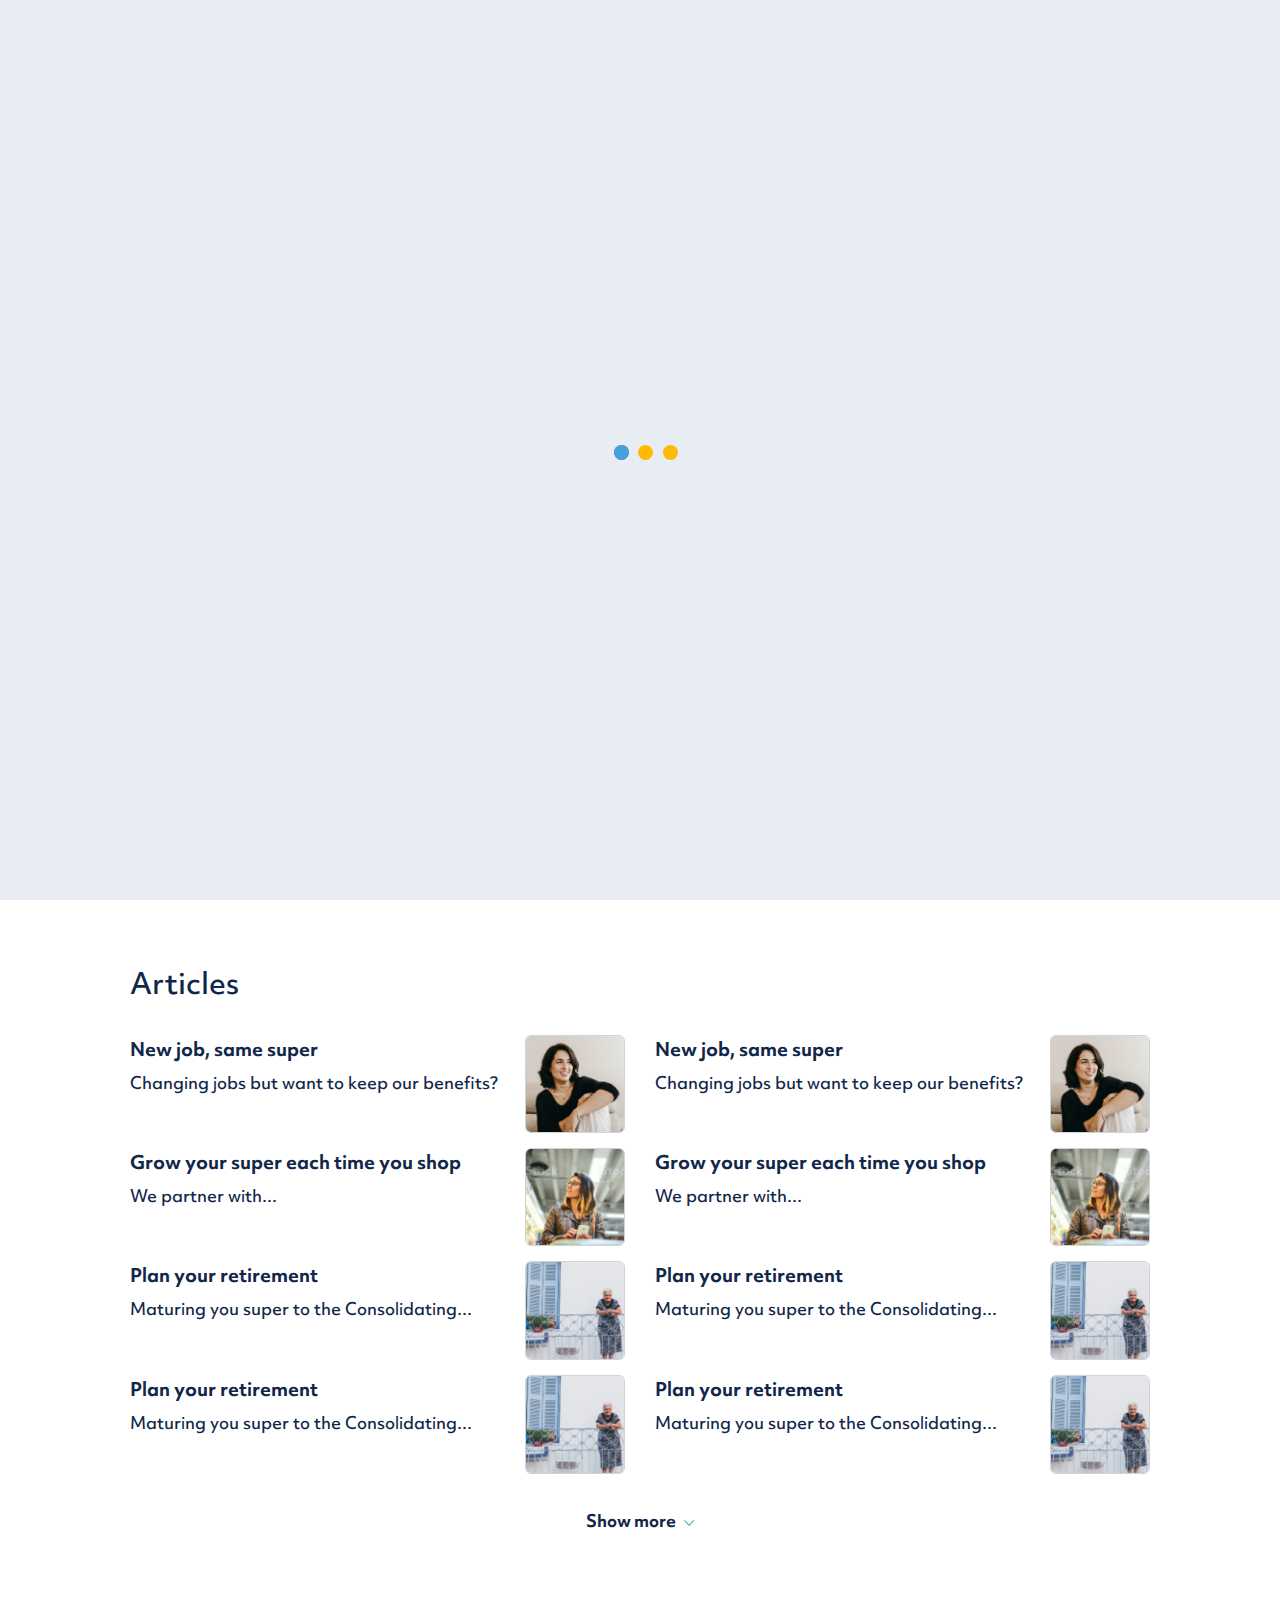
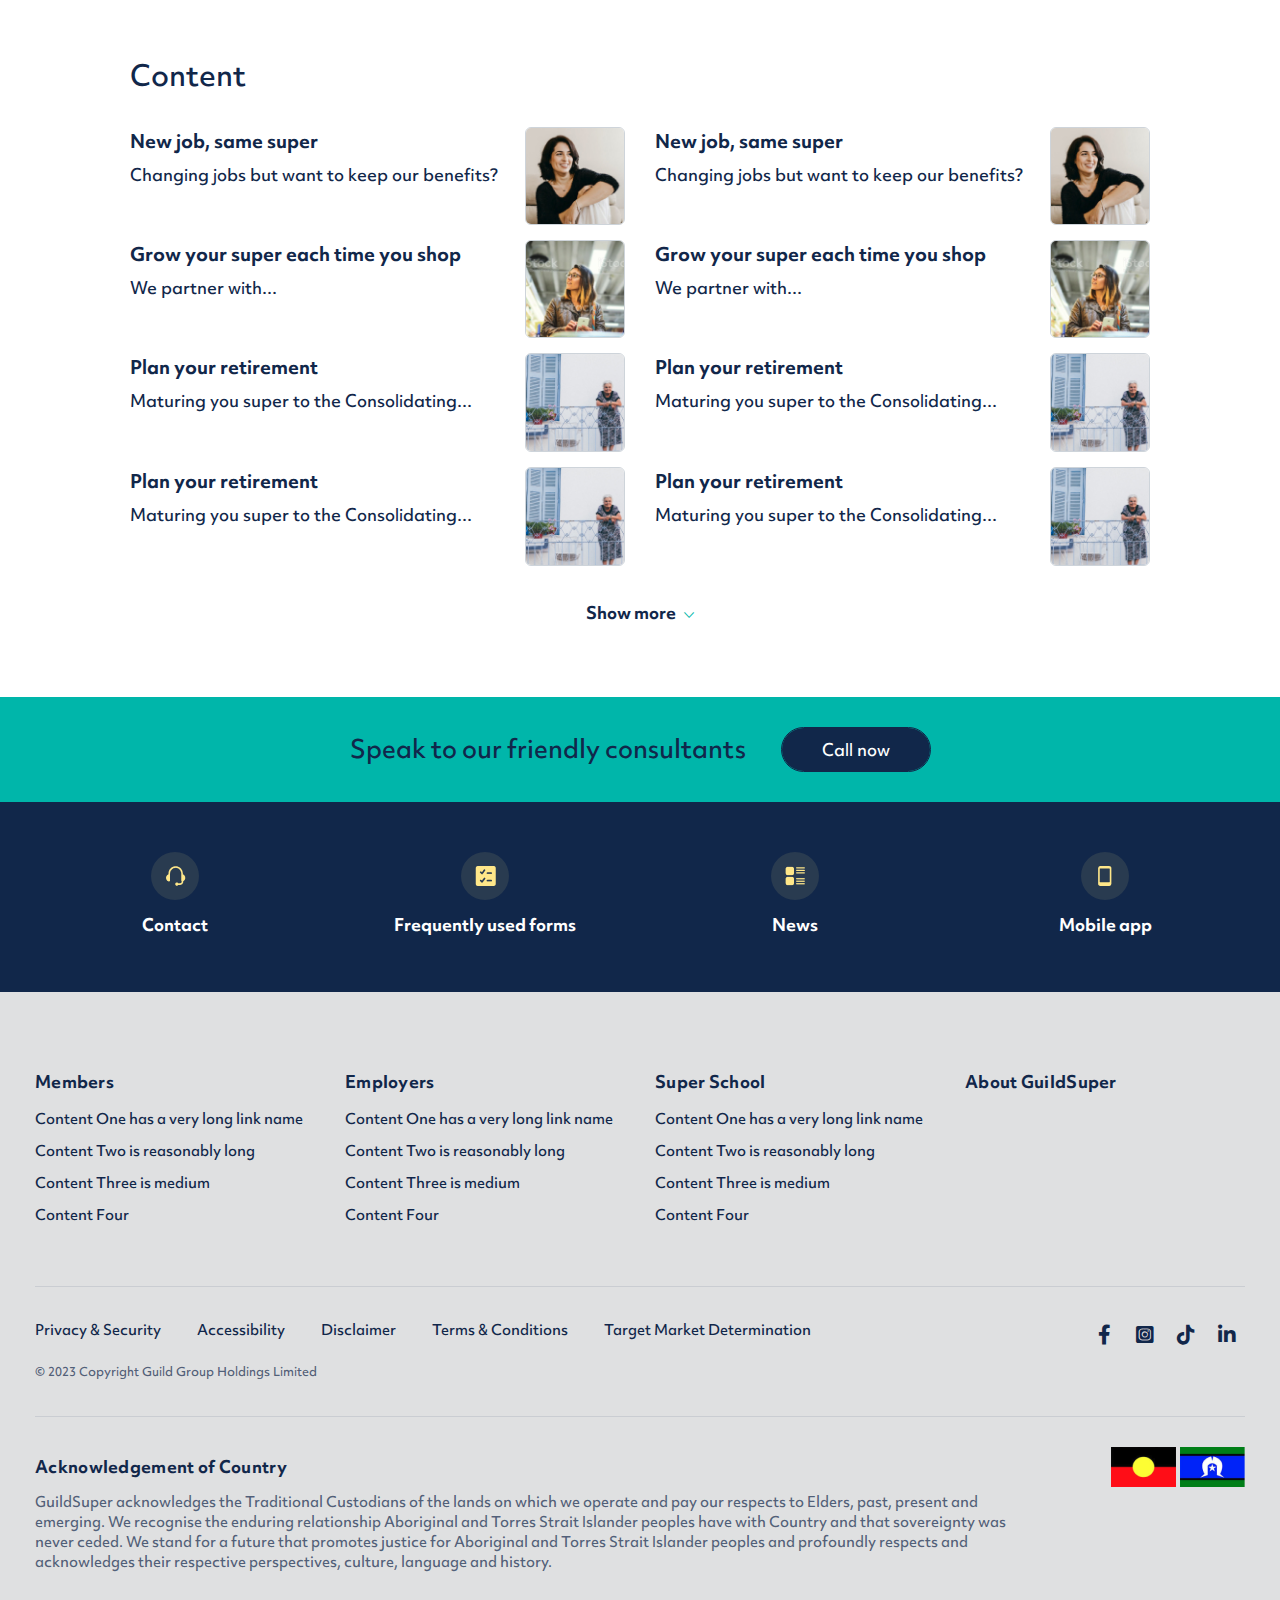
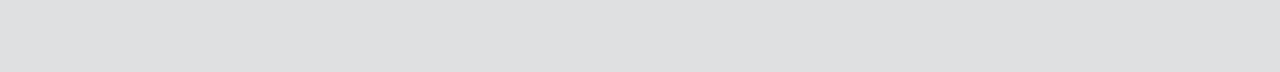
<file: search-results.html>
<!DOCTYPE html>
<html lang="en">
<head>
<!-- Meta -->
<meta charset="utf-8">
<meta http-equiv="X-UA-Compatible" content="IE=edge">
<meta name="viewport" content="width=device-width, initial-scale=1">
<meta http-equiv="Access-Control-Allow-Origin" content="*"/>

<!-- SITE TITLE -->
<title> GuildSuper Search results</title>

<!-- Favicon Icon -->
<link rel="shortcut icon" type="image/x-icon" href="assets/images/favicon.png">
<!-- Animation CSS -->
<link rel="stylesheet" href="assets/css/animate.css">	
<!-- Latest Bootstrap min CSS -->
<link rel="stylesheet" href="assets/bootstrap/css/bootstrap.min.css">
<!-- Font -->
<link href="" rel="stylesheet">
<!-- Icon Font CSS -->
<link rel="stylesheet" href="assets/css/ionicons.min.css">
<link rel="stylesheet" href="assets/css/all.min.css">

<!-- <link rel="stylesheet" href="assets/css/linearicons.css"> -->
<!--- owl carousel CSS-->
<link rel="stylesheet" href="assets/owlcarousel/css/owl.carousel.min.css">
<link rel="stylesheet" href="assets/owlcarousel/css/owl.theme.css">
<link rel="stylesheet" href="assets/owlcarousel/css/owl.theme.default.min.css">

<link rel="stylesheet" href="assets/css/slick.css">
<link rel="stylesheet" href="assets/css/slick-theme.css">

<!-- Magnific Popup CSS -->
<link rel="stylesheet" href="assets/css/magnific-popup.css">

<!-- video-js CSS -->
<link rel="stylesheet" href="assets/css/video-js.css" >

<!-- Style CSS -->
<link rel="stylesheet" href="assets/css/style.css">
<link rel="stylesheet" href="assets/css/responsive.css">
</head>

<body>

<!-- LOADER -->
<div class="preloader">
	<div class="loader-section section-top"></div>
    <div class="lds-ellipsis">
    	<span></span>
        <span></span>
        <span></span>
        <span></span>
    </div>
    <div class="loader-section section-bottom"></div>
</div>
<!-- END LOADER --> 


<!-- START HEADER -->
<header class="header_wrap fixed-top dark_skin main_menu_size_16 ">
	<div class="top-header">
        <div class="container">
            <div class="row justify-content-end">
                <div class="col-lg-6 col-md-7 col-5">
                	<div class="d-flex align-items-center justify-content-end">
                    	<ul class="header_list">
                            <li><a href="#"><img src="assets/images/join_icon.png" alt=""><span> Join </span></a></li>
                            <li><a href="#"><img src="assets/images/mail_icon.png" alt=""><span> Contact </span></a></li>
                            <li><a href="#"><img src="assets/images/guildsuper_icon.png" alt=""><span> About GuildSuper </span></a></li>
                            <li><a href="#"><img src="assets/images/employers_icon.png" alt=""><span> Employers </span></a></li>
						</ul>
                    </div>
                </div>
            </div>
        </div>
    </div>
    <div class="bottom-header">
        <div class="container">
            <nav class="navbar navbar-expand-lg"> 
            	<button class="navbar-toggler" type="button" data-toggle="collapse" data-target="#navbarSupportedContent" aria-expanded="false"> 
                    <span class="ion-android-menu"></span>
                </button>
                <a class="navbar-brand" href="index.html">
                    <img class="logo_dark" src="assets/images/logo_dark.png" alt="logo" />
                </a>
                
                <div class="collapse navbar-collapse justify-content-center" id="navbarSupportedContent">
                    <ul class="navbar-nav">
                        <li class="dropdown dropdown-mega-menu">
                            <a data-toggle="dropdown" class="nav-link dropdown-toggle " href="#"> Superannuation </a>
                            <div class="dropdown-menu">
                            	<div class="container"> 
                                    <ul class="mega-menu d-lg-flex">
                                        <li class="mega-menu-col col-lg">
                                            <ul> 
                                                <li><a class="dropdown-item nav-link nav_item" href="#"><span class="menu_icon"><img src="assets/images/menu_icon.png" alt="menu" /></span> <span> Becoming a member </span> <span class="menu_desc"> Lorem ipsum dolor sit amet, consectetur adipiscing elit, sed. </span></a></li>
                                                <li><a class="dropdown-item nav-link nav_item" href="#"><span class="menu_icon"><img src="assets/images/menu_icon.png" alt="menu" /></span> <span> Understanding super </span> <span class="menu_desc"> Lorem ipsum dolor sit amet, consectetur adipiscing elit, sed. </span></a></li>
                                            </ul>
                                        </li>
                                        <li class="mega-menu-col col-lg">
                                            <ul>
                                                <li><a class="dropdown-item nav-link nav_item" href="#"><span class="menu_icon"><img src="assets/images/menu_icon.png" alt="menu" /></span> <span> Accessing your account </span> <span class="menu_desc"> Lorem ipsum dolor sit amet, consectetur adipiscing elit, sed. </span></a></li>
                                                <li><a class="dropdown-item nav-link nav_item" href="#"><span class="menu_icon"><img src="assets/images/menu_icon.png" alt="menu" /></span> <span> Retirement </span> <span class="menu_desc"> Lorem ipsum dolor sit amet, consectetur adipiscing elit, sed. </span></a></li>
                                            </ul>
                                        </li>
                                        <li class="mega-menu-col col-lg">
                                            <ul>
                                                <li><a class="dropdown-item nav-link nav_item" href="#"><span class="menu_icon"><img src="assets/images/menu_icon.png" alt="menu" /></span> <span> Super rewards </span> <span class="menu_desc"> Lorem ipsum dolor sit amet, consectetur adipiscing elit, sed. </span></a></li>
                                                <li><a class="dropdown-item nav-link nav_item" href="#"><span class="menu_icon"><img src="assets/images/menu_icon.png" alt="menu" /></span> <span> Resources & advice </span> <span class="menu_desc"> Lorem ipsum dolor sit amet, consectetur adipiscing elit, sed. </span></a></li>
                                            </ul>
                                        </li>
                                        <li class="mega-menu-col col-lg-4 header_banner_wrap">
                                            <div class="header_banner">
                                                <div class="col-12 ">
                                                    <div class="header_banner_content bg_light_green">
                                                        <div class="cta_text">
                                                            <div class="heading_s1 title_normal">
                                                                <h5> Speak to our friendly consultants </h5>
                                                            </div>
                                                        </div>
                                                        <div class="cta_button">
                                                            <a class="btn btn-fill-out-dark btn-radius" href="#"> Call now </a>
                                                        </div>
                                                    </div>
                                                </div>
                                            </div>
                                        </li>
                                    </ul>
                                </div>
                            </div>   
                        </li>
                        <li class="dropdown dropdown-mega-menu">
                            <a class="dropdown-toggle nav-link" href="#" data-toggle="dropdown"> Investments </a>
                            <div class="dropdown-menu">
                            	<div class="container"> 
                                    <ul class="mega-menu d-lg-flex">
                                        <li class="mega-menu-col col-lg">
                                            <ul> 
                                                <li><a class="dropdown-item nav-link nav_item" href="#"><span class="menu_icon"><img src="assets/images/menu_icon.png" alt="menu" /></span> <span> Becoming a member </span> <span class="menu_desc"> Lorem ipsum dolor sit amet, consectetur adipiscing elit, sed. </span></a></li>
                                                <li><a class="dropdown-item nav-link nav_item" href="#"><span class="menu_icon"><img src="assets/images/menu_icon.png" alt="menu" /></span> <span> Understanding super </span> <span class="menu_desc"> Lorem ipsum dolor sit amet, consectetur adipiscing elit, sed. </span></a></li>
                                            </ul>
                                        </li>
                                        <li class="mega-menu-col col-lg">
                                            <ul>
                                                <li><a class="dropdown-item nav-link nav_item" href="#"><span class="menu_icon"><img src="assets/images/menu_icon.png" alt="menu" /></span> <span> Accessing your account </span> <span class="menu_desc"> Lorem ipsum dolor sit amet, consectetur adipiscing elit, sed. </span></a></li>
                                                <li><a class="dropdown-item nav-link nav_item" href="#"><span class="menu_icon"><img src="assets/images/menu_icon.png" alt="menu" /></span> <span> Retirement </span> <span class="menu_desc"> Lorem ipsum dolor sit amet, consectetur adipiscing elit, sed. </span></a></li>
                                            </ul>
                                        </li>
                                        <li class="mega-menu-col col-lg">
                                            <ul>
                                                <li><a class="dropdown-item nav-link nav_item" href="#"><span class="menu_icon"><img src="assets/images/menu_icon.png" alt="menu" /></span> <span> Super rewards </span> <span class="menu_desc"> Lorem ipsum dolor sit amet, consectetur adipiscing elit, sed. </span></a></li>
                                                <li><a class="dropdown-item nav-link nav_item" href="#"><span class="menu_icon"><img src="assets/images/menu_icon.png" alt="menu" /></span> <span> Resources & advice </span> <span class="menu_desc"> Lorem ipsum dolor sit amet, consectetur adipiscing elit, sed. </span></a></li>
                                            </ul>
                                        </li>
                                        <li class="mega-menu-col col-lg-4">
                                            <div class="header_banner">
                                                <div class="col-12 ">
                                                    <div class="header_banner_content bg_light_green">
                                                        <div class="cta_text">
                                                            <div class="heading_s1 title_normal">
                                                                <h5> Speak to our friendly consultants </h5>
                                                            </div>
                                                        </div>
                                                        <div class="cta_button">
                                                            <a class="btn btn-fill-out-dark btn-radius" href="#"> Call now </a>
                                                        </div>
                                                    </div>
                                                </div>
                                            </div>
                                        </li>
                                    </ul>
                                </div>
                            </div>
                        </li>
                        <li class="dropdown">
                            <a class="dropdown-toggle nav-link" href="#" data-toggle="dropdown"> Tools and Resources </a>
                            <div class="dropdown-menu">
                                <ul>
                                    <li>
                                        <a class="dropdown-item menu-link dropdown-toggler" href="#">Products</a>
                                        <div class="dropdown-menu">
                                            <ul> 
                                                <li><a class="dropdown-item nav-link nav_item" href="#">Sub menu header</a></li>
                                                <li><a class="dropdown-item nav-link nav_item" href="#">Sub menu header</a></li>
                                                <li><a class="dropdown-item nav-link nav_item" href="#">Sub menu header</a></li>
                                                <li><a class="dropdown-item nav-link nav_item" href="#">Sub menu</a></li>
                                                <li><a class="dropdown-item nav-link nav_item" href="#">Sub menu header</a></li>
                                                <li><a class="dropdown-item nav-link nav_item" href="#">Sub menu dropdown </a></li>
                                                <li><a class="dropdown-item nav-link nav_item" href="#">Sub menu dropdown </a></li>
                                                <li><a class="dropdown-item nav-link nav_item" href="#">Sub menu dropdown </a></li>
                                                <li><a class="dropdown-item nav-link nav_item" href="#">Sub menu</a></li>
                                                <li><a class="dropdown-item nav-link nav_item" href="#">dropdown Sub menu</a></li> 
                                                <li><a class="dropdown-item nav-link nav_item" href="#">dropdown Sub menu</a></li> 
                                            </ul>
                                        </div>
                                    </li>
                                    <li>
                                        <a class="dropdown-item menu-link dropdown-toggler" href="#">Dropdown Menu</a>
                                        <div class="dropdown-menu">
                                            <ul> 
                                                <li><a class="dropdown-item nav-link nav_item" href="#">Sub menu </a></li>
                                                <li><a class="dropdown-item nav-link nav_item" href="#">Sub menu Style </a></li>
                                                <li><a class="dropdown-item nav-link nav_item" href="#">Sub menu </a></li>
                                                <li><a class="dropdown-item nav-link nav_item" href="#">Sub menu Style </a></li>
                                                <li><a class="dropdown-item nav-link nav_item" href="#">Sub menu </a></li>
                                                <li><a class="dropdown-item nav-link nav_item" href="#">Sub menu Style </a></li>
                                                <li><a class="dropdown-item nav-link nav_item" href="#">Sub menu </a></li>
                                                <li><a class="dropdown-item nav-link nav_item" href="#">Sub menu Style </a></li>
                                            </ul>
                                        </div>
                                    </li>
                                    <li>
                                        <a class="dropdown-item menu-link dropdown-toggler" href="#">Dropdown Menu</a>
                                        <div class="dropdown-menu">
                                            <ul> 
                                                <li><a class="dropdown-item nav-link nav_item" href="#">Dropdown Style</a></li>
                                                <li><a class="dropdown-item nav-link nav_item" href="#">Dropdown Style</a></li>
                                                <li><a class="dropdown-item nav-link nav_item" href="#">Dropdown Style</a></li>
                                                <li><a class="dropdown-item nav-link nav_item" href="#">Dropdown Style</a></li>
                                                <li><a class="dropdown-item nav-link nav_item" href="#">Dropdown Style</a></li>
                                                <li><a class="dropdown-item nav-link nav_item" href="#">Dropdown Style</a></li>
                                                <li><a class="dropdown-item nav-link nav_item" href="#">Dropdown Style</a></li>
                                                <li><a class="dropdown-item nav-link nav_item" href="#">Dropdown Style</a></li>
                                            </ul>
                                        </div>
                                    </li>
                                    <li>
                                        <a class="dropdown-item menu-link dropdown-toggler" href="#">Dropdown Panel</a>
                                        <div class="dropdown-menu">
                                            <ul> 
                                                <li><a class="dropdown-item nav-link nav_item" href="#">Dropdown Side</a></li>
                                                <li><a class="dropdown-item nav-link nav_item" href="#">Dropdown Side</a></li>
                                                <li><a class="dropdown-item nav-link nav_item" href="#">Dropdown Side</a></li>
                                                <li><a class="dropdown-item nav-link nav_item" href="#">Dropdown Side</a></li>
                                                <li><a class="dropdown-item nav-link nav_item" href="#">Dropdown </a></li>
                                            </ul>
                                        </div>
                                    </li>
                                </ul>
                            </div>
                        </li>
                        <li class="dropdown dropdown-mega-menu">
                            <a class="dropdown-toggle nav-link" href="#" data-toggle="dropdown"> Learning Centre </a>
                            <div class="dropdown-menu">
                            	<div class="container"> 
                                    <ul class="mega-menu d-lg-flex">
                                        <li class="mega-menu-col col-lg">
                                            <ul> 
                                                <li><a class="dropdown-item nav-link nav_item" href="#"><span class="menu_icon"><img src="assets/images/menu_icon.png" alt="menu" /></span> <span> Becoming a member </span> <span class="menu_desc"> Lorem ipsum dolor sit amet, consectetur adipiscing elit, sed. </span></a></li>
                                                <li><a class="dropdown-item nav-link nav_item" href="#"><span class="menu_icon"><img src="assets/images/menu_icon.png" alt="menu" /></span> <span> Understanding super </span> <span class="menu_desc"> Lorem ipsum dolor sit amet, consectetur adipiscing elit, sed. </span></a></li>
                                            </ul>
                                        </li>
                                        <li class="mega-menu-col col-lg">
                                            <ul>
                                                <li><a class="dropdown-item nav-link nav_item" href="#"><span class="menu_icon"><img src="assets/images/menu_icon.png" alt="menu" /></span> <span> Accessing your account </span> <span class="menu_desc"> Lorem ipsum dolor sit amet, consectetur adipiscing elit, sed. </span></a></li>
                                                <li><a class="dropdown-item nav-link nav_item" href="#"><span class="menu_icon"><img src="assets/images/menu_icon.png" alt="menu" /></span> <span> Retirement </span> <span class="menu_desc"> Lorem ipsum dolor sit amet, consectetur adipiscing elit, sed. </span></a></li>
                                            </ul>
                                        </li>
                                        <li class="mega-menu-col col-lg">
                                            <ul>
                                                <li><a class="dropdown-item nav-link nav_item" href="#"><span class="menu_icon"><img src="assets/images/menu_icon.png" alt="menu" /></span> <span> Super rewards </span> <span class="menu_desc"> Lorem ipsum dolor sit amet, consectetur adipiscing elit, sed. </span></a></li>
                                                <li><a class="dropdown-item nav-link nav_item" href="#"><span class="menu_icon"><img src="assets/images/menu_icon.png" alt="menu" /></span> <span> Resources & advice </span> <span class="menu_desc"> Lorem ipsum dolor sit amet, consectetur adipiscing elit, sed. </span></a></li>
                                            </ul>
                                        </li>
                                        <li class="mega-menu-col col-lg-4">
                                            <div class="header_banner">
                                                <div class="col-12 ">
                                                    <div class="header_banner_content bg_light_green">
                                                        <div class="cta_text">
                                                            <div class="heading_s1 title_normal">
                                                                <h5> Speak to our friendly consultants </h5>
                                                            </div>
                                                        </div>
                                                        <div class="cta_button">
                                                            <a class="btn btn-fill-out-dark btn-radius" href="#"> Call now </a>
                                                        </div>
                                                    </div>
                                                </div>
                                            </div>
                                        </li>
                                    </ul>
                                </div>
                            </div>
                        </li>
                    </ul>
                    <div class="mobile_menu">
                    	<ul class="header_list">
                            <li><a href="#"><img src="assets/images/join_icon.png" alt=""><span> Join </span></a></li>
                            <li><a href="#"><img src="assets/images/mail_icon.png" alt=""><span> Contact </span></a></li>
                            <li><a href="#"><img src="assets/images/guildsuper_icon.png" alt=""><span> About GuildSuper </span></a></li>
                            <li><a href="#"><img src="assets/images/employers_icon.png" alt=""><span> Employers </span></a></li>
						</ul>
                    </div>
                </div>
                <div class="navbar-nav attr-nav align-items-center">
                	<li><a href="demo-medical/appointment.html" class="btn btn-fill-out btn-radius btn-sm" data-toggle="modal" data-target="#exampleModal"> Log in </a> </li>
                    <li><a href="javascript:void(0);" class="nav-link search_trigger"><i class="ion-ios-search-strong"></i></a>
                        <div class="search_wrap">
                            <span class="close-search"><i class="ion-ios-close-empty"></i></span>
                            <form>
                                <input type="text" placeholder="Search" class="form-control" id="search_input">
                                <button type="submit" class="search_icon"><i class="ion-ios-search-strong"></i></button>
                            </form>
                        </div>
                    </li>
                </div>
            </nav>
        </div>
    </div>
</header>
<!-- END HEADER -->


<!-- START SECTION Page Title -->
<div class="section small_pt pb-0">
    <div class="small_container">
        <div class="row">
            <div class="col-12">
                <div class="banner_content">
                    <h2> Search results </h2>
                </div>
            </div>
        </div>
    </div>
</div>
<!-- END SECTION Page Title -->

<!-- START SECTION Search and filter -->
<div class="section pt-0 pb-0">
	<div class="small_container">
    	<div class="row">
        	<div class="col-12">
            	<div class="search_box">
                    <form>
                    	<div class="search_box_inner">
                        	<i class="ion-ios-search-strong"></i>
                        	<input type="text" placeholder="Search" class="form-control" id="search_input">
                        </div>
                        <p> 24 results found for <strong> search query here </strong></p>
                    </form>
                </div>
            </div>
        </div>
        <div class="row">
        	<div class="col-md-4">
            	<div class="dropdown search_filter">
                    <a href="#" data-toggle="dropdown" class="dropdown-toggle"> Show filter </a>
                    <ul class="dropdown-menu" aria-labelledby="dropdownMenuButton">
                        <li>
                            <div class="form-check">
                                <div class="custome-checkbox">
                                    <input class="form-check-input" type="checkbox" value="" id="Checkme1" />
                                    <label class="form-check-label" for="Checkme1"> Forms and Documents </label>
                                </div>
                            </div>
                        </li>
                        <li>
                            <div class="form-check">
                                <div class="custome-checkbox">
                                    <input class="form-check-input" type="checkbox" value="" id="Checkme2" checked />
                                    <label class="form-check-label" for="Checkme2"> Pages </label>
                                </div>
                            </div>
                        </li>
                        <li>
                            <div class="form-check">
                                <div class="custome-checkbox">
                                    <input class="form-check-input" type="checkbox" value="" id="Checkme3" />
                                    <label class="form-check-label" for="Checkme3"> Articles </label>
                                </div>
                            </div>
                        </li>
                    </ul>
                </div>
                
            </div>
		</div>
    </div>
</div>
<!-- END SECTION Search  and filter -->

<!-- START SECTION Doc -->
<div class="section small_pt small_pb">
    <div class="small_container">
        <div class="row">
        	<div class="col-12">
                <div class="heading_s1 title_normal">
                    <h3> Forms and Documents </h3>
                </div>
            </div>
        </div>
        
        <div class="forms_documents">
        	<div class="bg_light_gray xsmall_padding radius_all_5">
            	<div class="row">
                    <div class="col-lg-6 col-md-6 FormsBox FormsMoreBox"> 
                        <div class="doc_box">
                            <div class="doc_text">
                                <span> GuildSuper payroll deduction form </span> <span data-toggle="tooltip" data-placement="top" title="" data-original-title="Tooltip on right"><i class="fa-solid fa-info"></i></span>
                            </div>
                            <div class="doc_download">
                                <a href="#"> <i class="ion-android-arrow-down"></i> </a>
                            </div>
                        </div>
                    </div>
                    <div class="col-lg-6 col-md-6 FormsBox FormsMoreBox">
                        <div class="doc_box">
                            <div class="doc_text">
                                <span> Direct debit service agreement </span> <span data-toggle="tooltip" data-placement="top" title="" data-original-title="Tooltip on right"><i class="fa-solid fa-info"></i></span>
                            </div>
                            <div class="doc_download">
                                <a href="#"> <i class="ion-android-arrow-down"></i> </a>
                            </div>
                        </div>
                    </div>
                    <div class="col-lg-6 col-md-6 FormsBox FormsMoreBox">
                        <div class="doc_box">
                            <div class="doc_text">
                                <span> Binding death benefit nomination </span> <span data-toggle="tooltip" data-placement="top" title="" data-original-title="Tooltip on right"><i class="fa-solid fa-info"></i></span>
                            </div>
                            <div class="doc_download">
                                <a href="#"> <i class="ion-android-arrow-down"></i> </a>
                            </div>
                        </div>
                    </div>
                    <div class="col-lg-6 col-md-6 FormsBox FormsMoreBox">
                        <div class="doc_box">
                            <div class="doc_text">
                                <span> Completing proof of identity </span> <span data-toggle="tooltip" data-placement="top" title="" data-original-title="Tooltip on right"><i class="fa-solid fa-info"></i></span>
                            </div>
                            <div class="doc_download">
                                <a href="#"> <i class="ion-android-arrow-down"></i> </a>
                            </div>
                        </div>
                    </div>
                    <div class="col-lg-6 col-md-6 FormsBox FormsMoreBox">
                        <div class="doc_box">
                            <div class="doc_text">
                                <span> Super contribution splitting form </span> <span data-toggle="tooltip" data-placement="top" title="" data-original-title="Tooltip on right"><i class="fa-solid fa-info"></i></span>
                            </div>
                            <div class="doc_download">
                                <a href="#"> <i class="ion-android-arrow-down"></i> </a>
                            </div>
                        </div>
                    </div>
                    <div class="col-lg-6 col-md-6 FormsBox FormsMoreBox">
                        <div class="doc_box">
                            <div class="doc_text">
                                <span> Binding death benefit nomination </span> <span data-toggle="tooltip" data-placement="top" title="" data-original-title="Tooltip on right"><i class="fa-solid fa-info"></i></span>
                            </div>
                            <div class="doc_download">
                                <a href="#"> <i class="ion-android-arrow-down"></i> </a>
                            </div>
                        </div>
                    </div>
                    <div class="col-lg-6 col-md-6 FormsBox FormsMoreBox">
                        <div class="doc_box">
                            <div class="doc_text">
                                <span> Maternity / Paternity leave form </span> <span data-toggle="tooltip" data-placement="top" title="" data-original-title="Tooltip on right"><i class="fa-solid fa-info"></i></span>
                            </div>
                            <div class="doc_download">
                                <a href="#"> <i class="ion-android-arrow-down"></i> </a>
                            </div>
                        </div>
                    </div>
                    <div class="col-lg-6 col-md-6 FormsBox FormsMoreBox">
                        <div class="doc_box">
                            <div class="doc_text">
                                <span> KiwiSaver form </span> <span data-toggle="tooltip" data-placement="top" title="" data-original-title="Tooltip on right"><i class="fa-solid fa-info"></i></span>
                            </div>
                            <div class="doc_download">
                                <a href="#"> <i class="ion-android-arrow-down"></i> </a>
                            </div>
                        </div>
                    </div>
				</div>
                <div class="row">
                    <div id="FormloadMore" class="col-12 text-center load_more_wrap pb_20">
                        <a class="btn-showmore"> Show more <i class="ion-ios-arrow-down"></i></a>
                    </div>
                </div>
            </div>
        </div>
        
	</div>
</div>
<!-- END SECTION Doc -->

<!-- START SECTION Articles -->
<div class="section small_pt small_pb">
    <div class="small_container">
        <div class="row">
        	<div class="col-12">
                <div class="heading_s1 title_normal">
                    <h3> Articles </h3>
                </div>
            </div>
        </div>
        
        <div class="widget_post">
            <div class="row ">
                <div class="col-lg-6 col-md-6 articlesBox articlesMoreBox"> 
                    <div class="blog_list">
                        <div class="post_content">
                            <h5><a href="#"> New job, same super </a></h5>
                            <p> Changing jobs but want to keep our benefits?  </p>
                        </div>
                        <div class="post_img">
                            <a href="#"><img src="assets/images/New-job-super.jpg" alt="letest_post1"></a>
                        </div>
                    </div>
                </div>
                <div class="col-lg-6 col-md-6 articlesBox articlesMoreBox">
                    <div class="blog_list">
                        <div class="post_content">
                            <h5><a href="#"> New job, same super </a></h5>
                            <p> Changing jobs but want to keep our benefits?  </p>
                        </div>
                        <div class="post_img">
                            <a href="#"><img src="assets/images/New-job-super.jpg" alt="letest_post1"></a>
                        </div>
                    </div>
                </div>
                <div class="col-lg-6 col-md-6 articlesBox articlesMoreBox">
                    <div class="blog_list">
                        <div class="post_content">
                            <h5><a href="#"> Grow your super each time you shop </a></h5>
                            <p> We partner with...  </p>
                        </div>
                        <div class="post_img">
                            <a href="#"><img src="assets/images/Grow-time-shop.jpg" alt="letest_post1"></a>
                        </div>
                    </div>
                </div>
                <div class="col-lg-6 col-md-6 articlesBox articlesMoreBox">
                    <div class="blog_list">
                        <div class="post_content">
                            <h5><a href="#"> Grow your super each time you shop </a></h5>
                            <p> We partner with...  </p>
                        </div>
                        <div class="post_img">
                            <a href="#"><img src="assets/images/Grow-time-shop.jpg" alt="letest_post1"></a>
                        </div>
                    </div>
                </div>
                <div class="col-lg-6 col-md-6 articlesBox articlesMoreBox">
                    <div class="blog_list">
                        <div class="post_content">
                            <h5><a href="#"> Plan your retirement </a></h5>
                            <p> Maturing you super to the Consolidating...  </p>
                        </div>
                        <div class="post_img">
                            <a href="#"><img src="assets/images/Plan-retirement.jpg" alt="letest_post1"></a>
                        </div>
                    </div>
                </div>
                <div class="col-lg-6 col-md-6 articlesBox articlesMoreBox">
                    <div class="blog_list">
                        <div class="post_content">
                            <h5><a href="#"> Plan your retirement </a></h5>
                            <p> Maturing you super to the Consolidating...  </p>
                        </div>
                        <div class="post_img">
                            <a href="#"><img src="assets/images/Plan-retirement.jpg" alt="letest_post1"></a>
                        </div>
                    </div>
                </div>
                <div class="col-lg-6 col-md-6 articlesBox articlesMoreBox">
                    <div class="blog_list">
                        <div class="post_content">
                            <h5><a href="#"> Plan your retirement </a></h5>
                            <p> Maturing you super to the Consolidating...  </p>
                        </div>
                        <div class="post_img">
                            <a href="#"><img src="assets/images/Plan-retirement.jpg" alt="letest_post1"></a>
                        </div>
                    </div>
                </div>
                <div class="col-lg-6 col-md-6 articlesBox articlesMoreBox">
                    <div class="blog_list">
                        <div class="post_content">
                            <h5><a href="#"> Plan your retirement </a></h5>
                            <p> Maturing you super to the Consolidating...  </p>
                        </div>
                        <div class="post_img">
                            <a href="#"><img src="assets/images/Plan-retirement.jpg" alt="letest_post1"></a>
                        </div>
                    </div>
                </div>
            </div>
            <div class="row">
                <div id="articlesMore" class="col-12 text-center load_more_wrap pb_20">
                    <a class="btn-showmore"> Show more <i class="ion-ios-arrow-down"></i></a>
                </div>
            </div>
        </div>
        
	</div>
</div>
<!-- END SECTION Articles -->

<!-- START SECTION Content -->
<div class="section small_pt small_pb">
    <div class="small_container">
        <div class="row">
        	<div class="col-12">
                <div class="heading_s1 title_normal">
                    <h3> Content </h3>
                </div>
            </div>
        </div>
        
        <div class="widget_post">
            <div class="row ">
                <div class="col-lg-6 col-md-6 ContentBox ContentMoreBox"> 
                    <div class="blog_list">
                        <div class="post_content">
                            <h5><a href="#"> New job, same super </a></h5>
                            <p> Changing jobs but want to keep our benefits?  </p>
                        </div>
                        <div class="post_img">
                            <a href="#"><img src="assets/images/New-job-super.jpg" alt="letest_post1"></a>
                        </div>
                    </div>
                </div>
                <div class="col-lg-6 col-md-6 ContentBox ContentMoreBox">
                    <div class="blog_list">
                        <div class="post_content">
                            <h5><a href="#"> New job, same super </a></h5>
                            <p> Changing jobs but want to keep our benefits?  </p>
                        </div>
                        <div class="post_img">
                            <a href="#"><img src="assets/images/New-job-super.jpg" alt="letest_post1"></a>
                        </div>
                    </div>
                </div>
                <div class="col-lg-6 col-md-6 ContentBox ContentMoreBox">
                    <div class="blog_list">
                        <div class="post_content">
                            <h5><a href="#"> Grow your super each time you shop </a></h5>
                            <p> We partner with...  </p>
                        </div>
                        <div class="post_img">
                            <a href="#"><img src="assets/images/Grow-time-shop.jpg" alt="letest_post1"></a>
                        </div>
                    </div>
                </div>
                <div class="col-lg-6 col-md-6 ContentBox ContentMoreBox">
                    <div class="blog_list">
                        <div class="post_content">
                            <h5><a href="#"> Grow your super each time you shop </a></h5>
                            <p> We partner with...  </p>
                        </div>
                        <div class="post_img">
                            <a href="#"><img src="assets/images/Grow-time-shop.jpg" alt="letest_post1"></a>
                        </div>
                    </div>
                </div>
                <div class="col-lg-6 col-md-6 ContentBox ContentMoreBox">
                    <div class="blog_list">
                        <div class="post_content">
                            <h5><a href="#"> Plan your retirement </a></h5>
                            <p> Maturing you super to the Consolidating...  </p>
                        </div>
                        <div class="post_img">
                            <a href="#"><img src="assets/images/Plan-retirement.jpg" alt="letest_post1"></a>
                        </div>
                    </div>
                </div>
                <div class="col-lg-6 col-md-6 ContentBox ContentMoreBox">
                    <div class="blog_list">
                        <div class="post_content">
                            <h5><a href="#"> Plan your retirement </a></h5>
                            <p> Maturing you super to the Consolidating...  </p>
                        </div>
                        <div class="post_img">
                            <a href="#"><img src="assets/images/Plan-retirement.jpg" alt="letest_post1"></a>
                        </div>
                    </div>
                </div>
                <div class="col-lg-6 col-md-6 ContentBox ContentMoreBox">
                    <div class="blog_list">
                        <div class="post_content">
                            <h5><a href="#"> Plan your retirement </a></h5>
                            <p> Maturing you super to the Consolidating...  </p>
                        </div>
                        <div class="post_img">
                            <a href="#"><img src="assets/images/Plan-retirement.jpg" alt="letest_post1"></a>
                        </div>
                    </div>
                </div>
                <div class="col-lg-6 col-md-6 ContentBox ContentMoreBox">
                    <div class="blog_list">
                        <div class="post_content">
                            <h5><a href="#"> Plan your retirement </a></h5>
                            <p> Maturing you super to the Consolidating...  </p>
                        </div>
                        <div class="post_img">
                            <a href="#"><img src="assets/images/Plan-retirement.jpg" alt="letest_post1"></a>
                        </div>
                    </div>
                </div>
            </div>
            <div class="row">
                <div id="ContentloadMore" class="col-12 text-center load_more_wrap pb_20">
                    <a class="btn-showmore"> Show more <i class="ion-ios-arrow-down"></i></a>
                </div>
            </div>
        </div>
        
	</div>
</div>
<!-- END SECTION Content -->


<!-- START SECTION CALL TO ACTION -->
<div class="section small_padding bg_light_green px-0">
	<div class="container">
    	<div class="row">
        	<div class="col-12 d-flex align-items-center justify-content-center">
                <div class="cta_text">
                    <div class="heading_s1 title_normal">
                        <h4> Speak to our friendly consultants</h4>
                    </div>
                </div>
                <div class="cta_button">
                    <a class="btn btn-fill-out-dark btn-radius" href="#"> Call now </a>
                </div>
            </div>
        </div>
    </div>
</div>
<!-- END SECTION CALL TO ACTION -->

<!-- START SECTION CALL TO ACTION -->
<div class="section bg_dark_blue pt_20 pb_20">
	<div class="container">
    	<div class="row justify-content-center">
        	<div class="col-lg-3 col-md-6">
            	<div class="icon_box icon_box_style10 text_white text-center mb-0">
                	<div class="icon">
                    	<img src="assets/images/contact-icon.png" alt="contact">
                    </div>
                    <div class="icon_box_content">
                    	<h6> Contact </h6>
                    </div>
                </div>
            </div>
            <div class="col-lg-3 col-md-6">
            	<div class="icon_box icon_box_style10 text_white text-center mb-0">
                	<div class="icon">
                    	<img src="assets/images/forms-icon.png" alt="Frequently used forms">
                    </div>
                    <div class="icon_box_content">
                    	<h6> Frequently used forms </h6>
                    </div>
                </div>
            </div>
            <div class="col-lg-3 col-md-6">
            	<div class="icon_box icon_box_style10 text_white text-center mb-0">
                	<div class="icon">
                    	<img src="assets/images/News-icon.png" alt="News">
                    </div>
                    <div class="icon_box_content">
                    	<h6> News </h6>
                    </div>
                </div>
            </div>
            <div class="col-lg-3 col-md-6">
            	<div class="icon_box icon_box_style10 text_white text-center mb-0">
                	<div class="icon">
                    	<img src="assets/images/Mobile-app-icon.png" alt="Mobile app">
                    </div>
                    <div class="icon_box_content">
                    	<h6> Mobile app </h6>
                    </div>
                </div>
            </div>
		</div>            
    </div>
</div>
<!-- END SECTION CALL TO ACTION -->






<!-- START FOOTER -->
<footer class="footer_gray">
	<div class="footer_top">
        <div class="container">
        	<div class="row">
                <div class="col-lg-3 col-md-6">
                	<div class="widget mobile_toogle">
                        <h6 class="widget_title"> Members </h6>
                        <ul class="widget_links">
                            <li><a href="#"> Content One has a very long link name </a></li>
                            <li><a href="#"> Content Two is reasonably long </a></li>
                            <li><a href="#"> Content Three is medium </a></li>
                            <li><a href="#"> Content Four </a></li>
                        </ul>
                    </div>
                </div>
                <div class="col-lg-3 col-md-6">
                	<div class="widget mobile_toogle">
                        <h6 class="widget_title"> Employers </h6>
                        <ul class="widget_links">
                            <li><a href="#"> Content One has a very long link name </a></li>
                            <li><a href="#"> Content Two is reasonably long </a></li>
                            <li><a href="#"> Content Three is medium </a></li>
                            <li><a href="#"> Content Four </a></li>
                        </ul>
                    </div>
                </div>
                <div class="col-lg-3 col-md-6">
                	<div class="widget mobile_toogle">
                        <h6 class="widget_title"> Super School </h6>
                        <ul class="widget_links">
                            <li><a href="#"> Content One has a very long link name </a></li>
                            <li><a href="#"> Content Two is reasonably long </a></li>
                            <li><a href="#"> Content Three is medium </a></li>
                            <li><a href="#"> Content Four </a></li>
                        </ul>
                    </div>
                </div>
                <div class="col-lg-3 col-md-6">
                	<div class="widget ">
                        <h6 class="widget_title"><a href="#"> About GuildSuper </a></h6>
                        
                    </div>
                </div>
                
            </div>
        </div>
	</div>        
    <div class="footer_center">
        <div class="container">
        	<div class="footer_center_border">
                <div class="row">
                    <div class="col-lg-9 col-md-10">
                        <div class="footer_menu">
                            <ul class="widget_links">
                                <li><a href="#"> Privacy & Security </a></li>
                                <li><a href="#"> Accessibility </a></li>
                                <li><a href="#"> Disclaimer </a></li>
                                <li><a href="#"> Terms & Conditions </a></li>
                                <li><a href="#"> Target Market Determination </a></li>
                            </ul>
                        </div>
                    </div>
                    <div class="col-lg-3 col-md-2">
                        <div class="text-left text-lg-right">
                            <ul class="social_icons rounded_social social_white social_style5">
                                <li><a href="#"><i class="fa-brands fa-facebook-f"></i></a></li>
                                <li><a href="#"><i class="fa-brands fa-square-instagram"></i></a></li>
                                <li><a href="#"><i class="fa-brands fa-tiktok"></i></a></li>
                                <li><a href="#"><i class="fa-brands fa-linkedin-in"></i></a></li>
                            </ul>
                        </div>
                    </div>
                </div>
                <div class="row">
                    <div class="col-12">
                        <div class="copyright_text">
                            <p> © 2023 Copyright Guild Group Holdings Limited </p>
                        </div>
                    </div>
                </div>
            </div>
        </div>
    </div>
    <div class="footer_bottom">
        <div class="container">
            <div class="row flex-row-reverse">
            	<div class="col-lg-2 col-md-2">
                	<div class="widget text-left text-lg-right">
                        <a href="#"><img src="assets/images/flag1.png" alt="flag"></a>
                        <a href="#"><img src="assets/images/flag2.png" alt="flag"></a>
                    </div>
                </div>
                <div class="col-lg-10 col-md-10">
                	<div class="widget">
                        <h6 class="widget_title"> Acknowledgement of Country </h6>
                        <p> GuildSuper acknowledges the Traditional Custodians of the lands on which we operate and pay our respects to Elders, past, present and emerging. We recognise the enduring relationship Aboriginal and Torres Strait Islander peoples have with Country and that sovereignty was never ceded. We stand for a future that promotes justice for Aboriginal and Torres Strait Islander peoples and profoundly respects and acknowledges their respective perspectives, culture, language and history. </p>
                    </div>
                </div>
                
            </div>
        </div>
    </div>
</footer>
<!-- END FOOTER -->


<a href="#" class="scrollup" style="display: none;"><i class="ion-ios-arrow-up"></i></a> 




<!-- Login Modal -->
<div class="login_modal modal fade" id="exampleModal" tabindex="-1" role="dialog" aria-hidden="true">
	<div class="modal-dialog modal-dialog-centered" role="document">
        <div class="modal-content">
			<div class="modal-body text-center">
            	<button type="button" class="close" data-dismiss="modal" aria-label="Close"> <span aria-hidden="true">&times;</span></button>
            	<div class="login_popup_content">
                    <h3> Login </h3>
                    <p> You are now leaving the GuildSuper website to login to our secure member online portal. </p>
                    <div class="login_button_wrap"> 
                    	<a class="btn btn-line-fill btn-radius" href="#"> Back to site </a> 
                    	<a class="btn btn-fill-out btn-radius" href="#"> Continue to portal </a>
                    </div>
                    <div class="mobile_app pt_20">
                        <p> Have you seen our mobile app? </p>
                        <div class="app_icon">
                        	<a href="#"> <img src="assets/images/guildsuper-apple-app-store-icon.png" alt="guildsuper-apple-app-store-icon"/> </a>
                            <a href="#"> <img src="assets/images/guildsuper-google-play-store-icon.png" alt="guildsuper-google-play-store-icon"/> </a>
                        </div>
                    </div>
                </div>
			</div>
		</div>
	</div>
</div>


<!-- Latest jQuery --> 
<script src="assets/js/jquery-1.12.4.min.js"></script>
<!-- popper min js --> 
<script src="assets/js/popper.min.js"></script> 
<!-- Latest compiled and minified Bootstrap --> 
<script src="assets/bootstrap/js/bootstrap.min.js"></script> 
<!-- owl-carousel min js  --> 
<script src="assets/owlcarousel/js/owl.carousel.min.js"></script> 
<!-- magnific-popup min js  --> 
<script src="assets/js/magnific-popup.min.js"></script> 
<!-- waypoints min js  --> 
<script src="assets/js/waypoints.min.js"></script> 
<!-- imagesloaded js --> 
<script src="assets/js/imagesloaded.pkgd.min.js"></script>
<!-- isotope min js --> 
<script src="assets/js/isotope.min.js"></script>
<!-- jquery.appear js  -->
<script src="assets/js/jquery.appear.js"></script>
<!-- jquery.dd.min js -->
<script src="assets/js/jquery.dd.min.js"></script>
<!-- slick js -->
<script src="assets/js/slick.min.js"></script>

<script src="assets/js/video.js"></script>
<script src="assets/js/videojs-transcript.js"></script>

<!-- scripts js --> 
<script src="assets/js/scripts.js"></script>

</body>
</html>
</file>
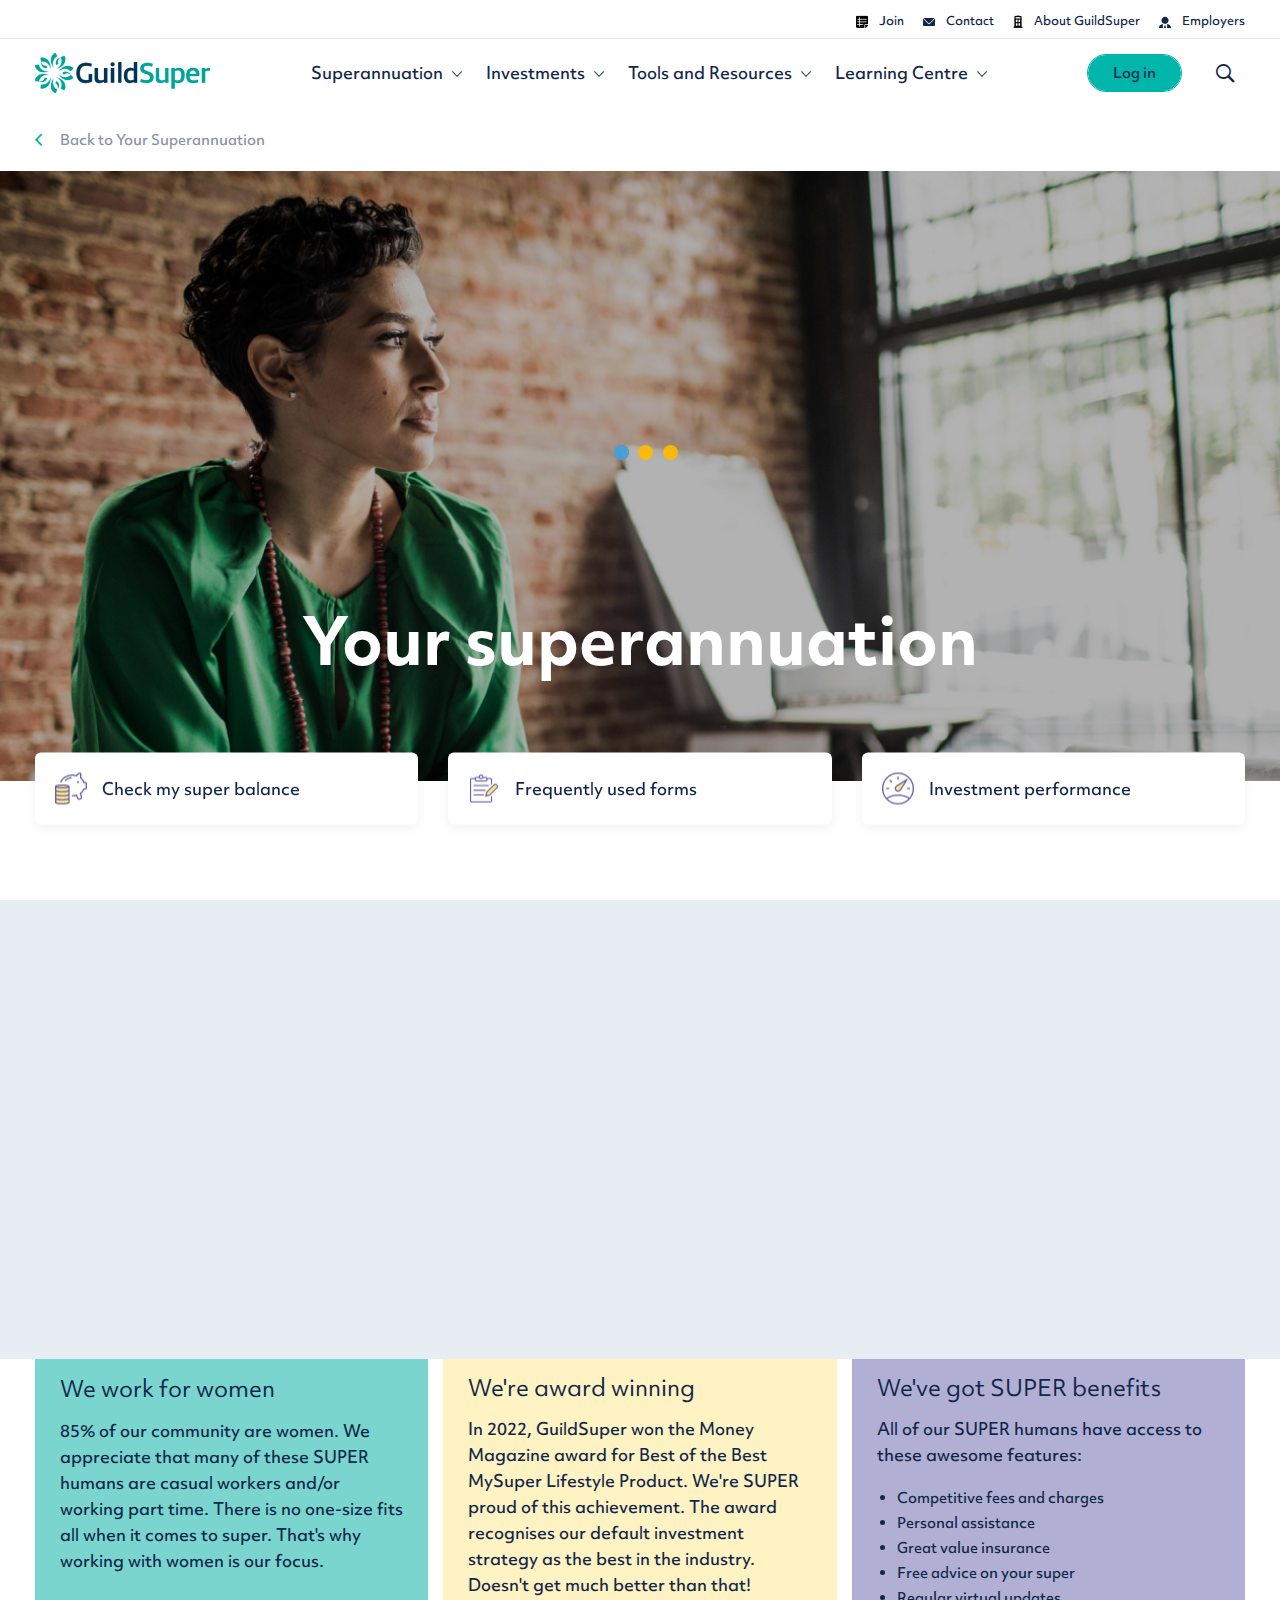
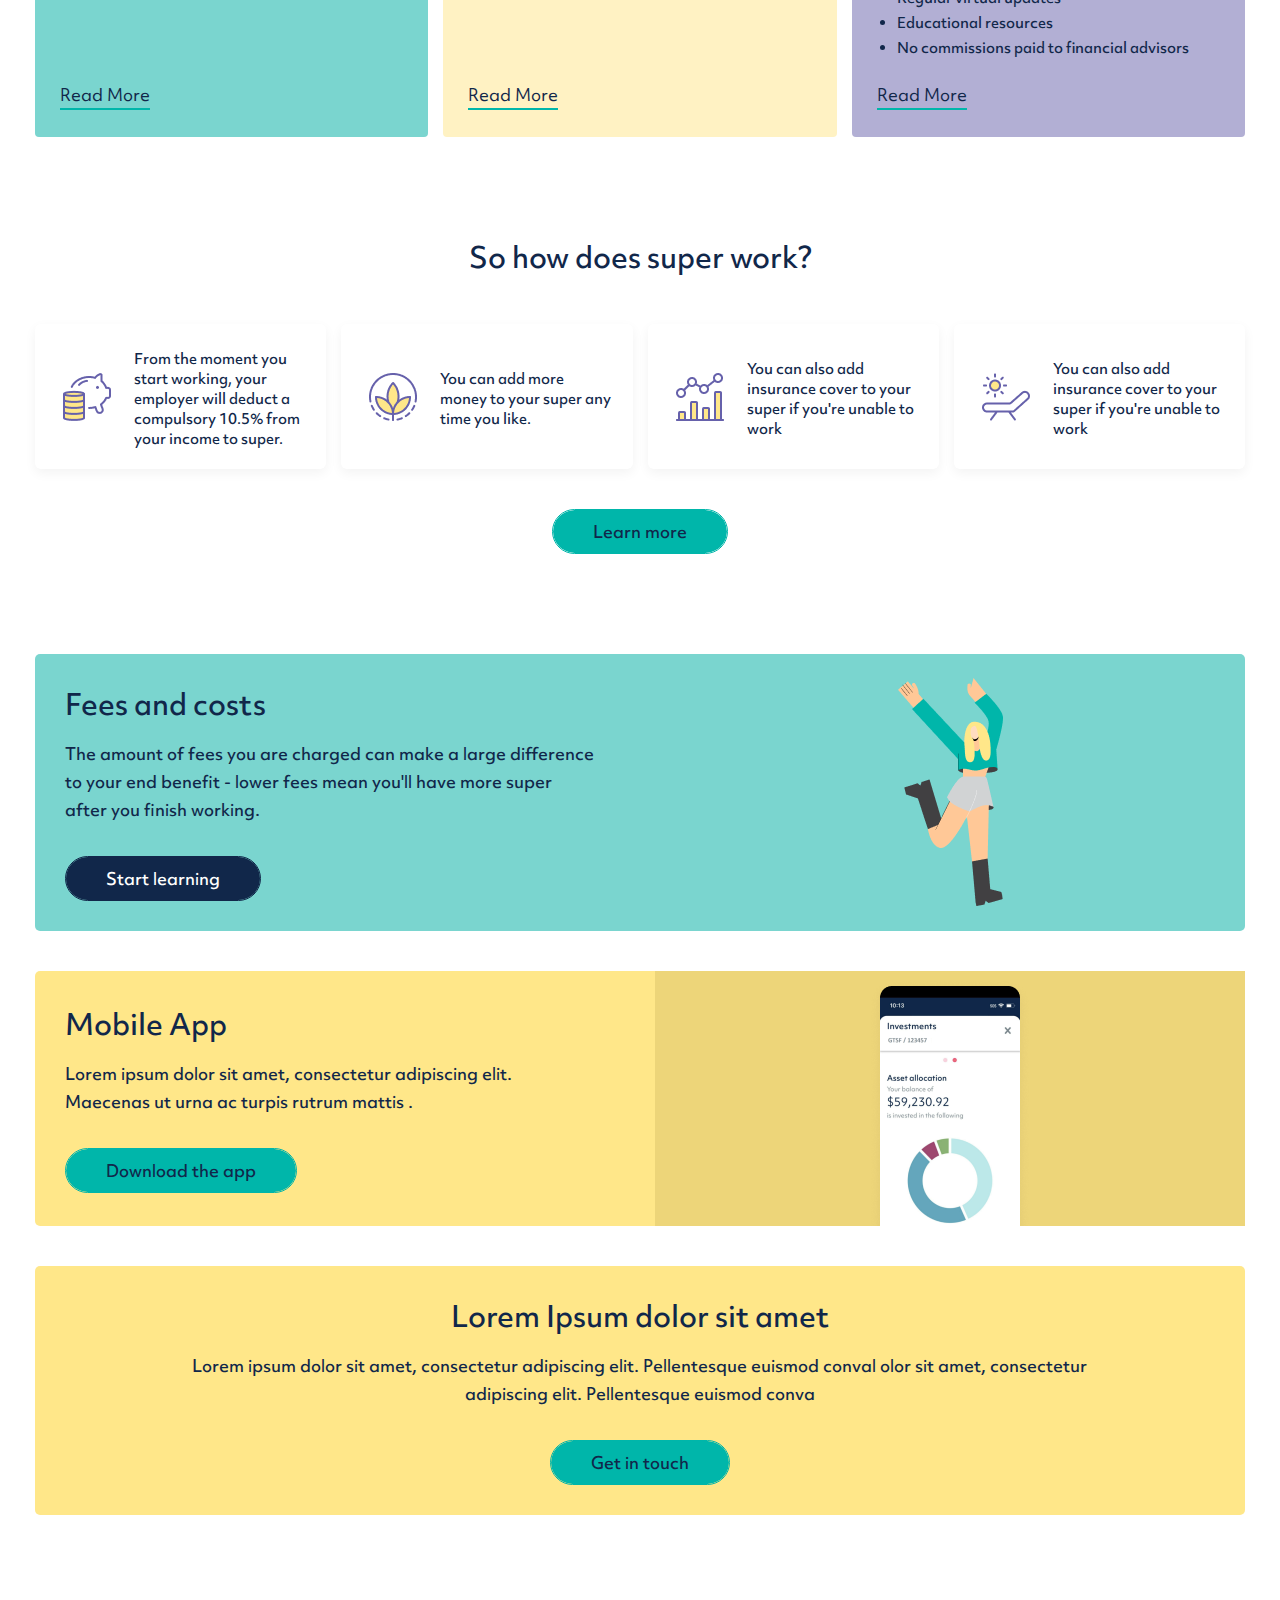
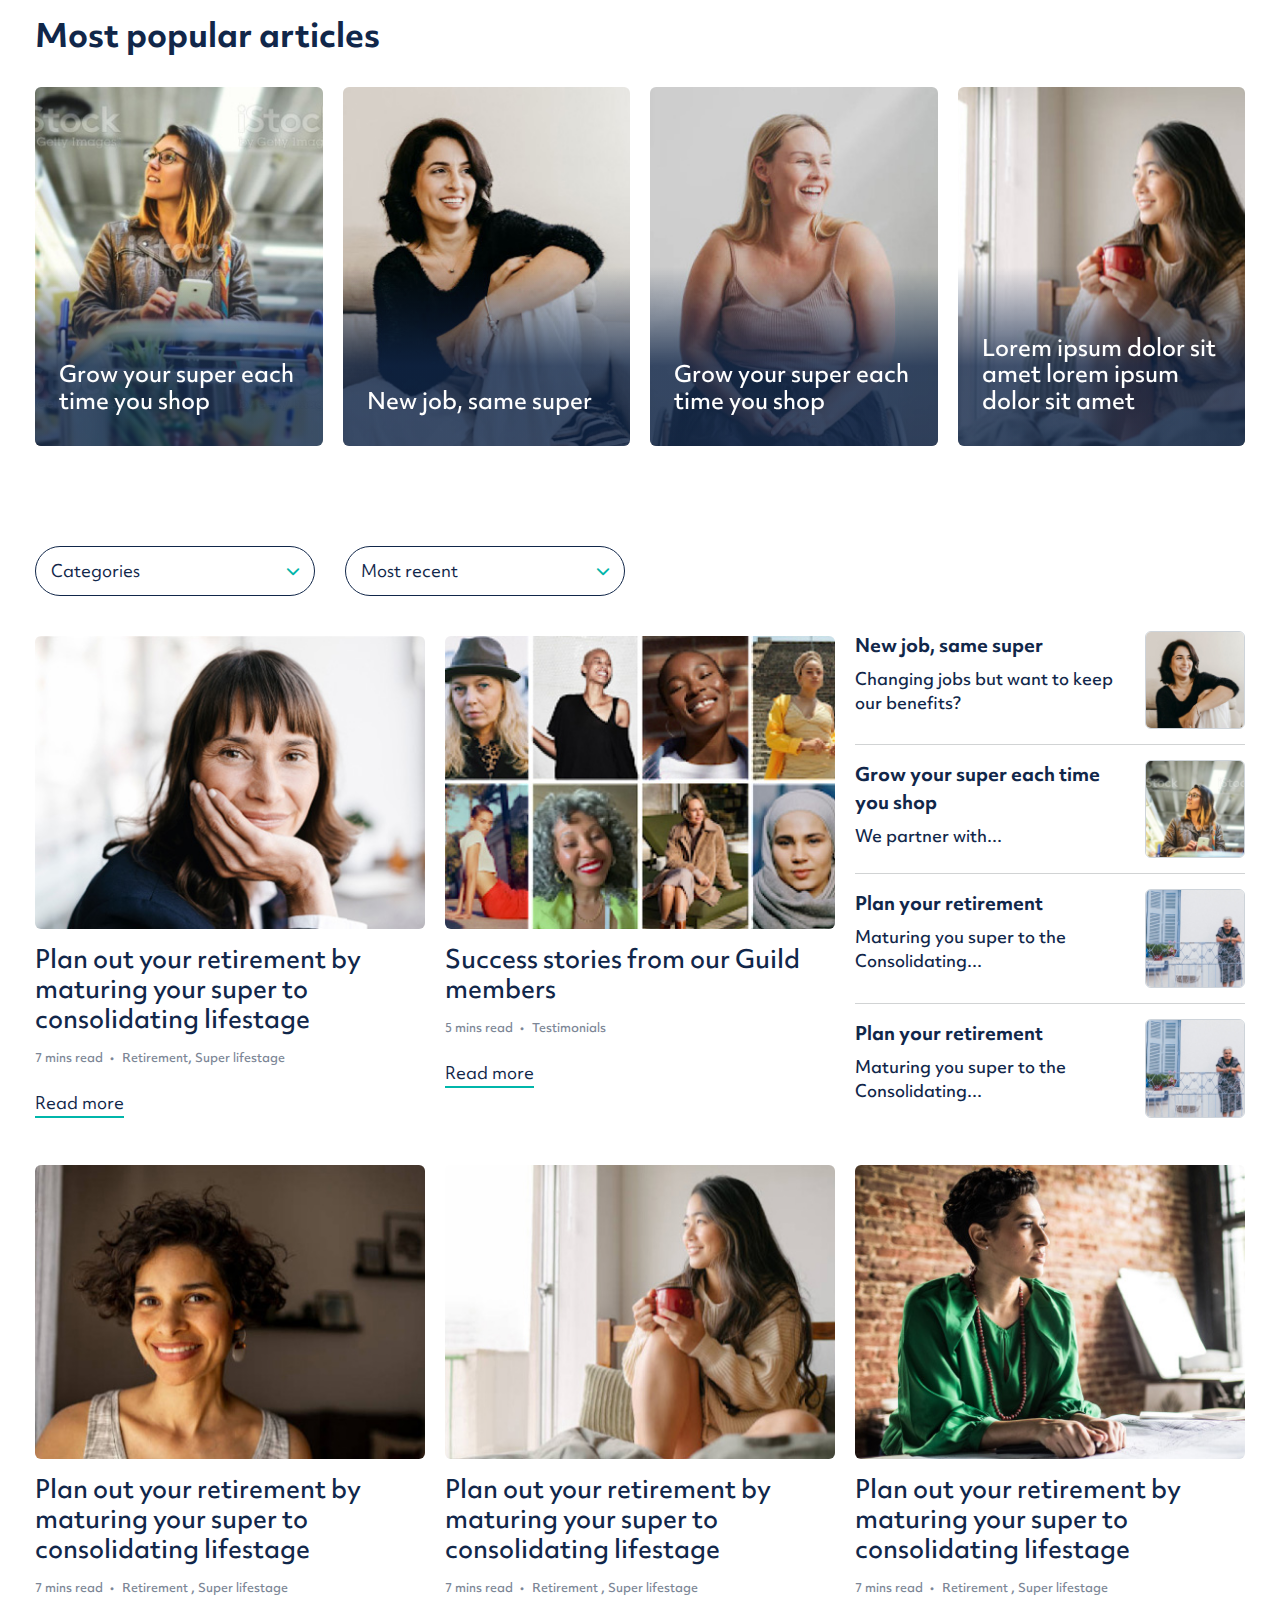
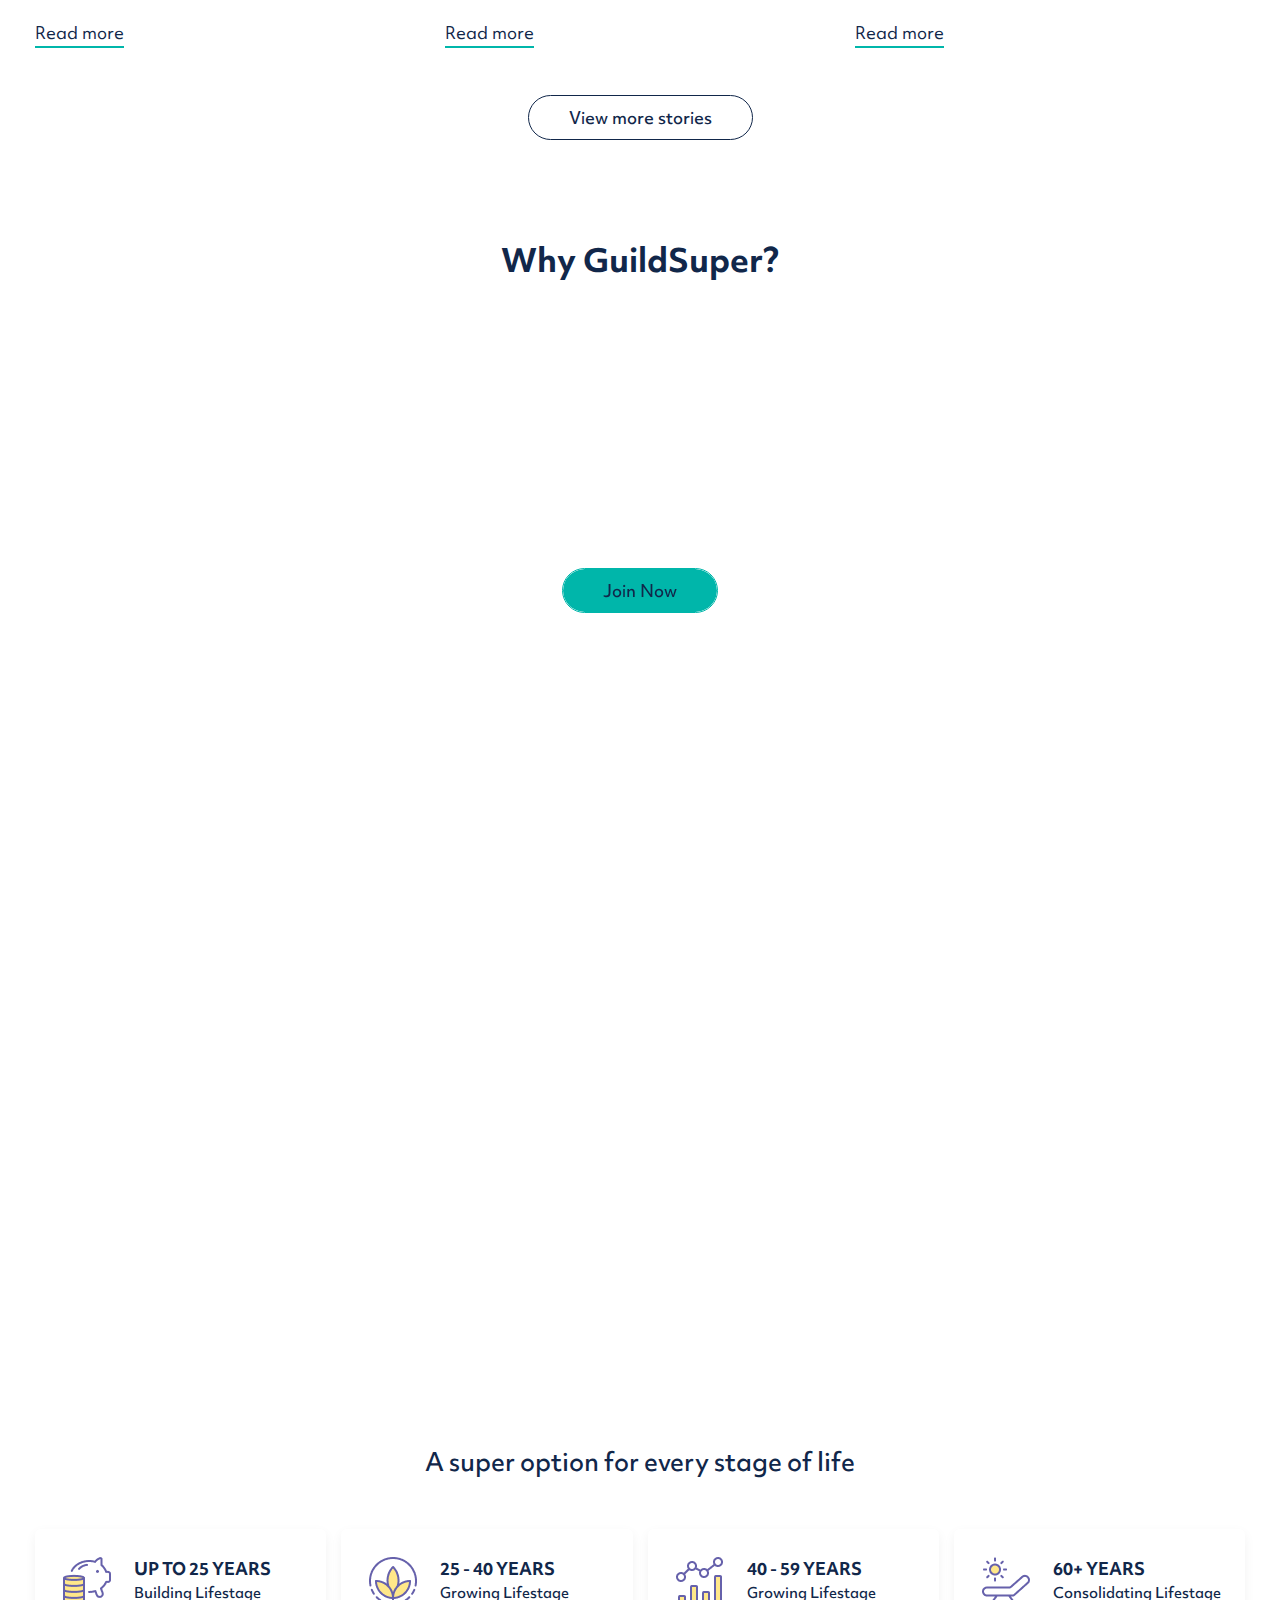
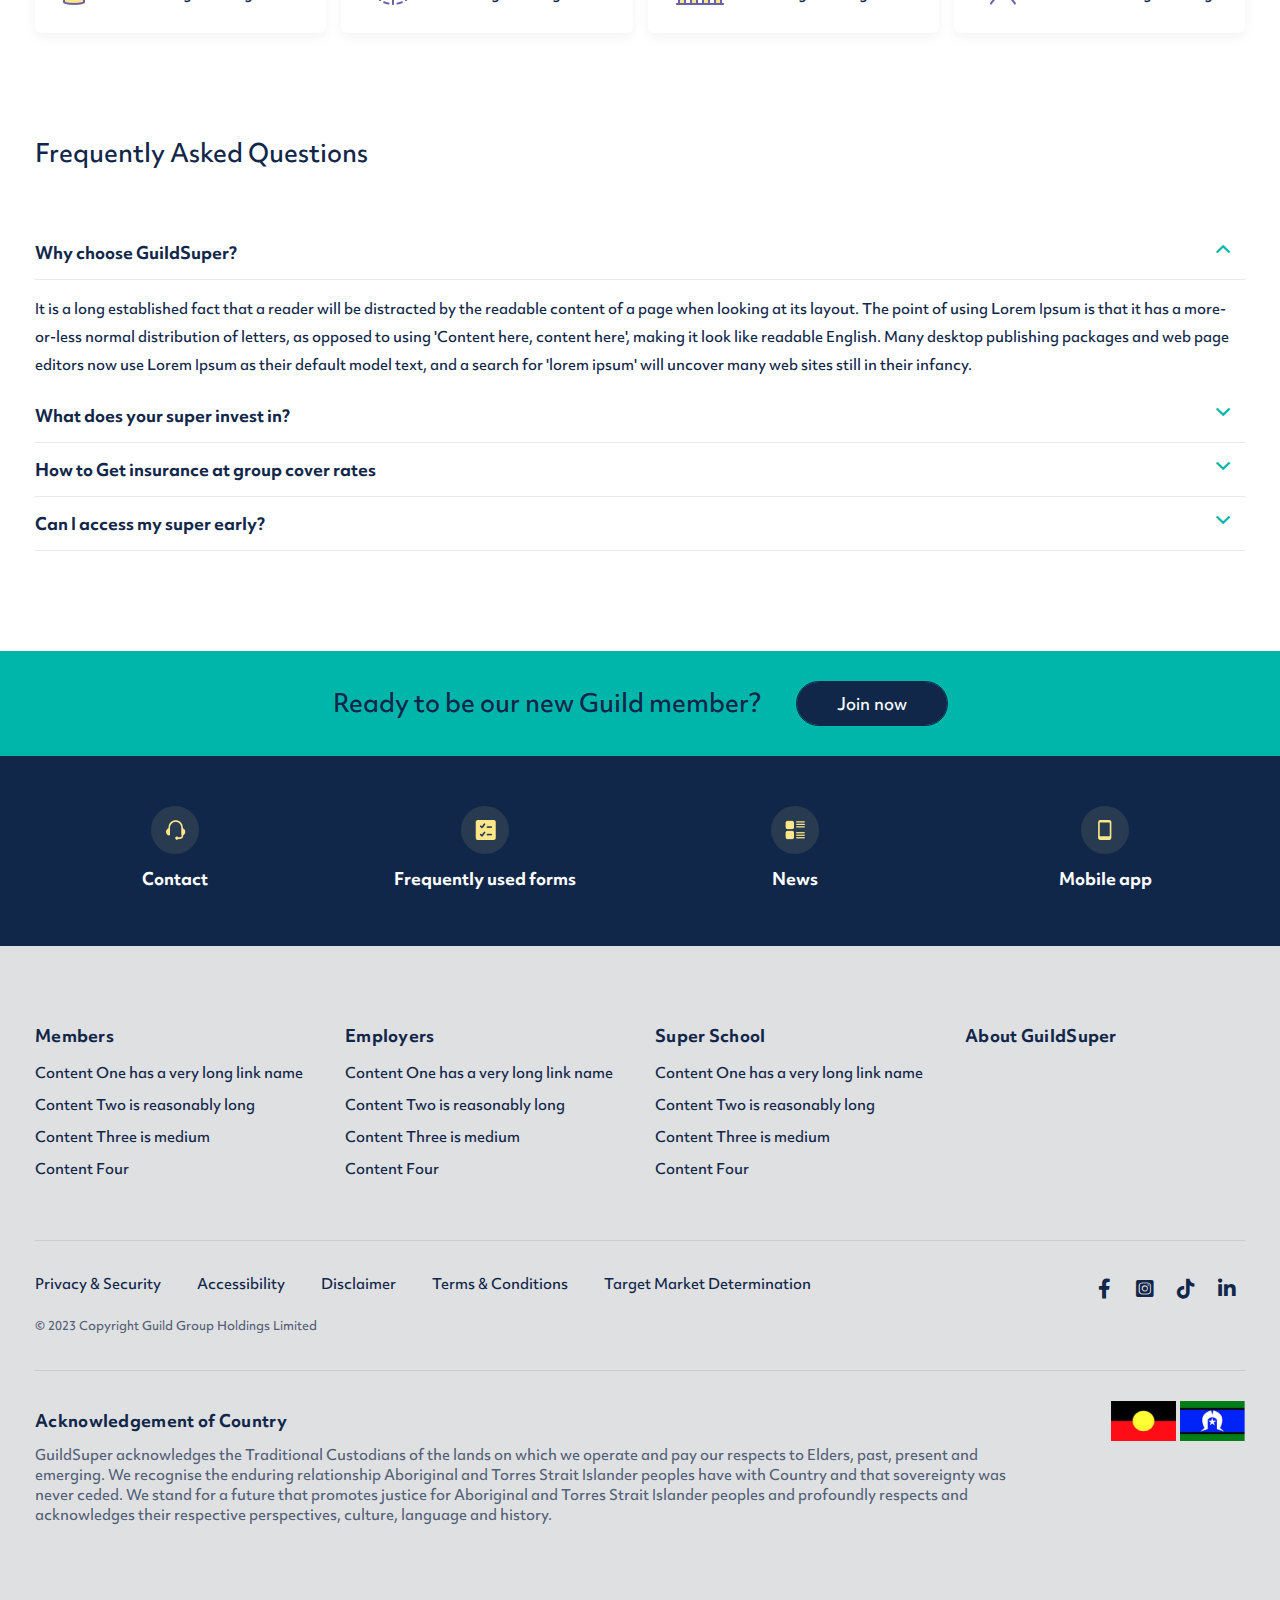
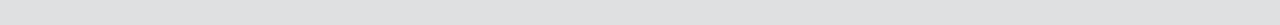
<file: topic-landing-page-stacked-components.html>
<!DOCTYPE html>
<html lang="en">
<head>
<!-- Meta -->
<meta charset="utf-8">
<meta http-equiv="X-UA-Compatible" content="IE=edge">
<meta name="viewport" content="width=device-width, initial-scale=1">

<!-- SITE TITLE -->
<title> GuildSuper Topic Landing Page</title>

<!-- Favicon Icon -->
<link rel="shortcut icon" type="image/x-icon" href="assets/images/favicon.png">
<!-- Animation CSS -->
<link rel="stylesheet" href="assets/css/animate.css">	
<!-- Latest Bootstrap min CSS -->
<link rel="stylesheet" href="assets/bootstrap/css/bootstrap.min.css">
<!-- Font -->
<link href="" rel="stylesheet">
<!-- Icon Font CSS -->
<link rel="stylesheet" href="assets/css/ionicons.min.css">
<link rel="stylesheet" href="assets/css/all.min.css">

<!-- <link rel="stylesheet" href="assets/css/linearicons.css"> -->
<!--- owl carousel CSS-->
<link rel="stylesheet" href="assets/owlcarousel/css/owl.carousel.min.css">
<link rel="stylesheet" href="assets/owlcarousel/css/owl.theme.css">
<link rel="stylesheet" href="assets/owlcarousel/css/owl.theme.default.min.css">

<link rel="stylesheet" href="assets/css/slick.css">
<link rel="stylesheet" href="assets/css/slick-theme.css">

<!-- Magnific Popup CSS -->
<link rel="stylesheet" href="assets/css/magnific-popup.css">
<!-- Style CSS -->
<link rel="stylesheet" href="assets/css/style.css">
<link rel="stylesheet" href="assets/css/responsive.css">
</head>

<body>

<!-- LOADER -->
<div class="preloader">
	<div class="loader-section section-top"></div>
    <div class="lds-ellipsis">
    	<span></span>
        <span></span>
        <span></span>
        <span></span>
    </div>
    <div class="loader-section section-bottom"></div>
</div>
<!-- END LOADER --> 


<!-- START HEADER -->
<header class="header_wrap fixed-top dark_skin main_menu_size_16 ">
	<div class="top-header">
        <div class="container">
            <div class="row justify-content-end">
                <div class="col-lg-6 col-md-7 col-5">
                	<div class="d-flex align-items-center justify-content-end">
                    	<ul class="header_list">
                            <li><a href="#"><img src="assets/images/join_icon.png" alt=""><span> Join </span></a></li>
                            <li><a href="#"><img src="assets/images/mail_icon.png" alt=""><span> Contact </span></a></li>
                            <li><a href="#"><img src="assets/images/guildsuper_icon.png" alt=""><span> About GuildSuper </span></a></li>
                            <li><a href="#"><img src="assets/images/employers_icon.png" alt=""><span> Employers </span></a></li>
						</ul>
                    </div>
                </div>
            </div>
        </div>
    </div>
    <div class="bottom-header">
        <div class="container">
            <nav class="navbar navbar-expand-lg"> 
            	<button class="navbar-toggler" type="button" data-toggle="collapse" data-target="#navbarSupportedContent" aria-expanded="false"> 
                    <span class="ion-android-menu"></span>
                </button>
                <a class="navbar-brand" href="index.html">
                    <img class="logo_dark" src="assets/images/logo_dark.png" alt="logo" />
                </a>
                
                <div class="collapse navbar-collapse justify-content-center" id="navbarSupportedContent">
                    <ul class="navbar-nav">
                        <li class="dropdown dropdown-mega-menu">
                            <a data-toggle="dropdown" class="nav-link dropdown-toggle " href="#"> Superannuation </a>
                            <div class="dropdown-menu">
                            	<div class="container"> 
                                    <ul class="mega-menu d-lg-flex">
                                        <li class="mega-menu-col col-lg">
                                            <ul> 
                                                <li><a class="dropdown-item nav-link nav_item" href="#"><span class="menu_icon"><img src="assets/images/menu_icon.png" alt="menu" /></span> <span> Becoming a member </span> <span class="menu_desc"> Lorem ipsum dolor sit amet, consectetur adipiscing elit, sed. </span></a></li>
                                                <li><a class="dropdown-item nav-link nav_item" href="#"><span class="menu_icon"><img src="assets/images/menu_icon.png" alt="menu" /></span> <span> Understanding super </span> <span class="menu_desc"> Lorem ipsum dolor sit amet, consectetur adipiscing elit, sed. </span></a></li>
                                            </ul>
                                        </li>
                                        <li class="mega-menu-col col-lg">
                                            <ul>
                                                <li><a class="dropdown-item nav-link nav_item" href="#"><span class="menu_icon"><img src="assets/images/menu_icon.png" alt="menu" /></span> <span> Accessing your account </span> <span class="menu_desc"> Lorem ipsum dolor sit amet, consectetur adipiscing elit, sed. </span></a></li>
                                                <li><a class="dropdown-item nav-link nav_item" href="#"><span class="menu_icon"><img src="assets/images/menu_icon.png" alt="menu" /></span> <span> Retirement </span> <span class="menu_desc"> Lorem ipsum dolor sit amet, consectetur adipiscing elit, sed. </span></a></li>
                                            </ul>
                                        </li>
                                        <li class="mega-menu-col col-lg">
                                            <ul>
                                                <li><a class="dropdown-item nav-link nav_item" href="#"><span class="menu_icon"><img src="assets/images/menu_icon.png" alt="menu" /></span> <span> Super rewards </span> <span class="menu_desc"> Lorem ipsum dolor sit amet, consectetur adipiscing elit, sed. </span></a></li>
                                                <li><a class="dropdown-item nav-link nav_item" href="#"><span class="menu_icon"><img src="assets/images/menu_icon.png" alt="menu" /></span> <span> Resources & advice </span> <span class="menu_desc"> Lorem ipsum dolor sit amet, consectetur adipiscing elit, sed. </span></a></li>
                                            </ul>
                                        </li>
                                        <li class="mega-menu-col col-lg-4 header_banner_wrap">
                                            <div class="header_banner">
                                                <div class="col-12 ">
                                                    <div class="header_banner_content bg_light_green">
                                                        <div class="cta_text">
                                                            <div class="heading_s1 title_normal">
                                                                <h5> Speak to our friendly consultants </h5>
                                                            </div>
                                                        </div>
                                                        <div class="cta_button">
                                                            <a class="btn btn-fill-out-dark btn-radius" href="#"> Call now </a>
                                                        </div>
                                                    </div>
                                                </div>
                                            </div>
                                        </li>
                                    </ul>
                                </div>
                            </div>   
                        </li>
                        <li class="dropdown dropdown-mega-menu">
                            <a class="dropdown-toggle nav-link" href="#" data-toggle="dropdown"> Investments </a>
                            <div class="dropdown-menu">
                            	<div class="container"> 
                                    <ul class="mega-menu d-lg-flex">
                                        <li class="mega-menu-col col-lg">
                                            <ul> 
                                                <li><a class="dropdown-item nav-link nav_item" href="#"><span class="menu_icon"><img src="assets/images/menu_icon.png" alt="menu" /></span> <span> Becoming a member </span> <span class="menu_desc"> Lorem ipsum dolor sit amet, consectetur adipiscing elit, sed. </span></a></li>
                                                <li><a class="dropdown-item nav-link nav_item" href="#"><span class="menu_icon"><img src="assets/images/menu_icon.png" alt="menu" /></span> <span> Understanding super </span> <span class="menu_desc"> Lorem ipsum dolor sit amet, consectetur adipiscing elit, sed. </span></a></li>
                                            </ul>
                                        </li>
                                        <li class="mega-menu-col col-lg">
                                            <ul>
                                                <li><a class="dropdown-item nav-link nav_item" href="#"><span class="menu_icon"><img src="assets/images/menu_icon.png" alt="menu" /></span> <span> Accessing your account </span> <span class="menu_desc"> Lorem ipsum dolor sit amet, consectetur adipiscing elit, sed. </span></a></li>
                                                <li><a class="dropdown-item nav-link nav_item" href="#"><span class="menu_icon"><img src="assets/images/menu_icon.png" alt="menu" /></span> <span> Retirement </span> <span class="menu_desc"> Lorem ipsum dolor sit amet, consectetur adipiscing elit, sed. </span></a></li>
                                            </ul>
                                        </li>
                                        <li class="mega-menu-col col-lg">
                                            <ul>
                                                <li><a class="dropdown-item nav-link nav_item" href="#"><span class="menu_icon"><img src="assets/images/menu_icon.png" alt="menu" /></span> <span> Super rewards </span> <span class="menu_desc"> Lorem ipsum dolor sit amet, consectetur adipiscing elit, sed. </span></a></li>
                                                <li><a class="dropdown-item nav-link nav_item" href="#"><span class="menu_icon"><img src="assets/images/menu_icon.png" alt="menu" /></span> <span> Resources & advice </span> <span class="menu_desc"> Lorem ipsum dolor sit amet, consectetur adipiscing elit, sed. </span></a></li>
                                            </ul>
                                        </li>
                                        <li class="mega-menu-col col-lg-4">
                                            <div class="header_banner">
                                                <div class="col-12 ">
                                                    <div class="header_banner_content bg_light_green">
                                                        <div class="cta_text">
                                                            <div class="heading_s1 title_normal">
                                                                <h5> Speak to our friendly consultants </h5>
                                                            </div>
                                                        </div>
                                                        <div class="cta_button">
                                                            <a class="btn btn-fill-out-dark btn-radius" href="#"> Call now </a>
                                                        </div>
                                                    </div>
                                                </div>
                                            </div>
                                        </li>
                                    </ul>
                                </div>
                            </div>
                        </li>
                        <li class="dropdown">
                            <a class="dropdown-toggle nav-link" href="#" data-toggle="dropdown"> Tools and Resources </a>
                            <div class="dropdown-menu">
                                <ul>
                                    <li>
                                        <a class="dropdown-item menu-link dropdown-toggler" href="#">Products</a>
                                        <div class="dropdown-menu">
                                            <ul> 
                                                <li><a class="dropdown-item nav-link nav_item" href="#">Sub menu header</a></li>
                                                <li><a class="dropdown-item nav-link nav_item" href="#">Sub menu header</a></li>
                                                <li><a class="dropdown-item nav-link nav_item" href="#">Sub menu header</a></li>
                                                <li><a class="dropdown-item nav-link nav_item" href="#">Sub menu</a></li>
                                                <li><a class="dropdown-item nav-link nav_item" href="#">Sub menu header</a></li>
                                                <li><a class="dropdown-item nav-link nav_item" href="#">Sub menu dropdown </a></li>
                                                <li><a class="dropdown-item nav-link nav_item" href="#">Sub menu dropdown </a></li>
                                                <li><a class="dropdown-item nav-link nav_item" href="#">Sub menu dropdown </a></li>
                                                <li><a class="dropdown-item nav-link nav_item" href="#">Sub menu</a></li>
                                                <li><a class="dropdown-item nav-link nav_item" href="#">dropdown Sub menu</a></li> 
                                                <li><a class="dropdown-item nav-link nav_item" href="#">dropdown Sub menu</a></li> 
                                            </ul>
                                        </div>
                                    </li>
                                    <li>
                                        <a class="dropdown-item menu-link dropdown-toggler" href="#">Dropdown Menu</a>
                                        <div class="dropdown-menu">
                                            <ul> 
                                                <li><a class="dropdown-item nav-link nav_item" href="#">Sub menu </a></li>
                                                <li><a class="dropdown-item nav-link nav_item" href="#">Sub menu Style </a></li>
                                                <li><a class="dropdown-item nav-link nav_item" href="#">Sub menu </a></li>
                                                <li><a class="dropdown-item nav-link nav_item" href="#">Sub menu Style </a></li>
                                                <li><a class="dropdown-item nav-link nav_item" href="#">Sub menu </a></li>
                                                <li><a class="dropdown-item nav-link nav_item" href="#">Sub menu Style </a></li>
                                                <li><a class="dropdown-item nav-link nav_item" href="#">Sub menu </a></li>
                                                <li><a class="dropdown-item nav-link nav_item" href="#">Sub menu Style </a></li>
                                            </ul>
                                        </div>
                                    </li>
                                    <li>
                                        <a class="dropdown-item menu-link dropdown-toggler" href="#">Dropdown Menu</a>
                                        <div class="dropdown-menu">
                                            <ul> 
                                                <li><a class="dropdown-item nav-link nav_item" href="#">Dropdown Style</a></li>
                                                <li><a class="dropdown-item nav-link nav_item" href="#">Dropdown Style</a></li>
                                                <li><a class="dropdown-item nav-link nav_item" href="#">Dropdown Style</a></li>
                                                <li><a class="dropdown-item nav-link nav_item" href="#">Dropdown Style</a></li>
                                                <li><a class="dropdown-item nav-link nav_item" href="#">Dropdown Style</a></li>
                                                <li><a class="dropdown-item nav-link nav_item" href="#">Dropdown Style</a></li>
                                                <li><a class="dropdown-item nav-link nav_item" href="#">Dropdown Style</a></li>
                                                <li><a class="dropdown-item nav-link nav_item" href="#">Dropdown Style</a></li>
                                            </ul>
                                        </div>
                                    </li>
                                    <li>
                                        <a class="dropdown-item menu-link dropdown-toggler" href="#">Dropdown Panel</a>
                                        <div class="dropdown-menu">
                                            <ul> 
                                                <li><a class="dropdown-item nav-link nav_item" href="#">Dropdown Side</a></li>
                                                <li><a class="dropdown-item nav-link nav_item" href="#">Dropdown Side</a></li>
                                                <li><a class="dropdown-item nav-link nav_item" href="#">Dropdown Side</a></li>
                                                <li><a class="dropdown-item nav-link nav_item" href="#">Dropdown Side</a></li>
                                                <li><a class="dropdown-item nav-link nav_item" href="#">Dropdown </a></li>
                                            </ul>
                                        </div>
                                    </li>
                                </ul>
                            </div>
                        </li>
                        <li class="dropdown dropdown-mega-menu">
                            <a class="dropdown-toggle nav-link" href="#" data-toggle="dropdown"> Learning Centre </a>
                            <div class="dropdown-menu">
                            	<div class="container"> 
                                    <ul class="mega-menu d-lg-flex">
                                        <li class="mega-menu-col col-lg">
                                            <ul> 
                                                <li><a class="dropdown-item nav-link nav_item" href="#"><span class="menu_icon"><img src="assets/images/menu_icon.png" alt="menu" /></span> <span> Becoming a member </span> <span class="menu_desc"> Lorem ipsum dolor sit amet, consectetur adipiscing elit, sed. </span></a></li>
                                                <li><a class="dropdown-item nav-link nav_item" href="#"><span class="menu_icon"><img src="assets/images/menu_icon.png" alt="menu" /></span> <span> Understanding super </span> <span class="menu_desc"> Lorem ipsum dolor sit amet, consectetur adipiscing elit, sed. </span></a></li>
                                            </ul>
                                        </li>
                                        <li class="mega-menu-col col-lg">
                                            <ul>
                                                <li><a class="dropdown-item nav-link nav_item" href="#"><span class="menu_icon"><img src="assets/images/menu_icon.png" alt="menu" /></span> <span> Accessing your account </span> <span class="menu_desc"> Lorem ipsum dolor sit amet, consectetur adipiscing elit, sed. </span></a></li>
                                                <li><a class="dropdown-item nav-link nav_item" href="#"><span class="menu_icon"><img src="assets/images/menu_icon.png" alt="menu" /></span> <span> Retirement </span> <span class="menu_desc"> Lorem ipsum dolor sit amet, consectetur adipiscing elit, sed. </span></a></li>
                                            </ul>
                                        </li>
                                        <li class="mega-menu-col col-lg">
                                            <ul>
                                                <li><a class="dropdown-item nav-link nav_item" href="#"><span class="menu_icon"><img src="assets/images/menu_icon.png" alt="menu" /></span> <span> Super rewards </span> <span class="menu_desc"> Lorem ipsum dolor sit amet, consectetur adipiscing elit, sed. </span></a></li>
                                                <li><a class="dropdown-item nav-link nav_item" href="#"><span class="menu_icon"><img src="assets/images/menu_icon.png" alt="menu" /></span> <span> Resources & advice </span> <span class="menu_desc"> Lorem ipsum dolor sit amet, consectetur adipiscing elit, sed. </span></a></li>
                                            </ul>
                                        </li>
                                        <li class="mega-menu-col col-lg-4">
                                            <div class="header_banner">
                                                <div class="col-12 ">
                                                    <div class="header_banner_content bg_light_green">
                                                        <div class="cta_text">
                                                            <div class="heading_s1 title_normal">
                                                                <h5> Speak to our friendly consultants </h5>
                                                            </div>
                                                        </div>
                                                        <div class="cta_button">
                                                            <a class="btn btn-fill-out-dark btn-radius" href="#"> Call now </a>
                                                        </div>
                                                    </div>
                                                </div>
                                            </div>
                                        </li>
                                    </ul>
                                </div>
                            </div>
                        </li>
                    </ul>
                    <div class="mobile_menu">
                    	<ul class="header_list">
                            <li><a href="#"><img src="assets/images/join_icon.png" alt=""><span> Join </span></a></li>
                            <li><a href="#"><img src="assets/images/mail_icon.png" alt=""><span> Contact </span></a></li>
                            <li><a href="#"><img src="assets/images/guildsuper_icon.png" alt=""><span> About GuildSuper </span></a></li>
                            <li><a href="#"><img src="assets/images/employers_icon.png" alt=""><span> Employers </span></a></li>
						</ul>
                    </div>
                </div>
                <div class="navbar-nav attr-nav align-items-center">
                	<li><a href="demo-medical/appointment.html" class="btn btn-fill-out btn-radius btn-sm" data-toggle="modal" data-target="#exampleModal"> Log in </a> </li>
                    <li><a href="javascript:void(0);" class="nav-link search_trigger"><i class="ion-ios-search-strong"></i></a>
                        <div class="search_wrap">
                            <span class="close-search"><i class="ion-ios-close-empty"></i></span>
                            <form>
                                <input type="text" placeholder="Search" class="form-control" id="search_input">
                                <button type="submit" class="search_icon"><i class="ion-ios-search-strong"></i></button>
                            </form>
                        </div>
                    </li>
                </div>
            </nav>
        </div>
    </div>
</header>
<!-- END HEADER -->

<div class="pt_20 pb_20">
    <div class="container">
        <div class="row">
            <div class="col-12">
                <div class="back_link">
                    <a href="#"><i class="ion-chevron-left"></i> Back to Your Superannuation </a>
                </div>
            </div>
        </div>
    </div>
</div>

<!-- START SECTION BANNER -->
<div class="banner_section staggered-animation-wrap slide_medium">
    <div id="carouselExampleControls" class="carousel slide light_arrow" data-ride="carousel">
        <div class="carousel-inner">
            <div class="carousel-item active background_bg position_20_center overlay_bg_30" data-img-src="assets/images/banner2.jpg">
                <div class="banner_slide_content">
                    <div class="container"><!-- STRART CONTAINER -->
                        <div class="row justify-content-center">
                            <div class="col-lg-10 col-md-12 col-sm-12">
                                <div class="banner_content text-center text_white">
                                    <h2 class="staggered-animation" data-animation="fadeInUp" data-animation-delay="0.2s"> Your superannuation </h2>
                                </div>
                            </div>
                        </div>
                    </div><!-- END CONTAINER-->
                </div>
            </div>
        </div>
    </div>
</div>
<!-- END SECTION BANNER -->

<!-- START SECTION Icon Box --> 
<div class="section py-0">
	<div class="banner_overlay_section">
        <div class="container">
            <div class="row justify-content-center">
                <div class="col-lg-4">	
                    <div class="icon_box icon_box_style9">
                        <div class="icon">
                            <img src="assets/images/check_balance_icon.png" alt="Check my super balance">
                        </div>
                        <div class="icon_box_content">
                            <h6> Check my super balance </h6>
                        </div>
                    </div>
                </div>
                <div class="col-lg-4">	
                    <div class="icon_box icon_box_style9">
                        <div class="icon">
                            <img src="assets/images/frequently_forms_icon.png" alt="Frequently used forms">
                        </div>
                        <div class="icon_box_content">
                            <h6> Frequently used forms </h6>
                        </div>
                    </div>
                </div>
                <div class="col-lg-4">	
                    <div class="icon_box icon_box_style9">
                        <div class="icon">
                            <img src="assets/images/investment_performance_icon.png" alt="Investment performance">
                        </div>
                        <div class="icon_box_content">
                            <h6> Investment performance </h6>
                        </div>
                    </div>
                </div>
            </div>
        </div>
    </div>
</div>
<!-- END SECTION Icon Box -->

<!-- START SECTION why guildsuper --> 
<div class="section small_pt small_pb">
	<div class="container">
    	<div class="row">
        	<div class="col-md-12">
            	<div class="heading_s1 text-center">
                	<h2> Why GuildSuper? </h2>
                    <p> More than 75,000 SUPER humans trust us with their financial future. </p>
                </div>
            </div>
        </div>
        <div class="row small_spacing">
        	<div class="col-md-4 mt-3">
            	<div class="card_box bottom_align_card">
                    <div class="card_img">
                        <a href="#">
                            <img src="assets/images/We-work-women.jpg" alt="We work women" />
                        </a>
                    </div>
                    <div class="card_content bg_light_green2">
                        <h5> We work for women </h5>
                        <p> 85% of our community are women. We appreciate that many of these SUPER humans are casual workers and/or working part time. There is no one-size fits all when it comes to super. That's why working with women is our focus. </p>
                        <div class="bottom_align">
                        	<a class="btn-link" href="#"> Read More </a>
                        </div>
                    </div>
                </div>
            </div>
            <div class="col-md-4 mt-3">
            	<div class="card_box bottom_align_card">
                    <div class="card_img">
                        <a href="#">
                            <img src="assets/images/award-winning.jpg" alt="award winning" />
                        </a>
                    </div>
                    <div class="card_content bg_light_yellow">
                        <h5> We're award winning </h5>
                        <p> In 2022, GuildSuper won the Money Magazine award for Best of the Best MySuper Lifestyle Product. We're SUPER proud of this achievement. The award recognises our default investment strategy as the best in the industry. Doesn't get much better than that! </p>
                        <div class="bottom_align">
                        	<a class="btn-link" href="#"> Read More </a>
                        </div>
                    </div>
                </div>
            </div>
            <div class="col-md-4 mt-3">
            	<div class="card_box bottom_align_card">
                    <div class="card_img">
                        <a href="#">
                            <img src="assets/images/SUPER-benefits.jpg" alt="SUPER benefits" />
                        </a>
                    </div>
                    <div class="card_content bg_light_blue ">
                        <h5> We've got SUPER benefits </h5>
                        <p> All of our SUPER humans have access to these awesome features: </p>
                        <div class="list_style">
                            <ul>
                                <li> Competitive fees and charges </li>
                                <li> Personal assistance </li>
                                <li> Great value insurance </li>
                                <li> Free advice on your super </li>
                                <li> Regular virtual updates </li>
                                <li> Educational resources </li>
                                <li> No commissions paid to financial advisors </li>
                            </ul>
						</div>
                        <div class="bottom_align">
                        	<a class="btn-link" href="#"> Read More </a>
                        </div>
                    </div>
                </div>
            </div>
        </div>
    </div>
</div>
<!-- END SECTION why guildsuper -->

<!-- START SECTION Icon Box --> 
<div class="section small_pt small_pb">
    <div class="container">
        <div class="row">
            <div class="col-md-12">
                <div class="heading_s1 title_normal text-center">
                    <h3> So how does super work? </h3>
                </div>
            </div>
        </div>
        <div class="row small_spacing">
            <div class="col-lg-3 col-md-6 d-flex ">	
                <div class="icon_box icon_box_style9">
                    <div class="icon">
                        <img src="assets/images/stagelife-icon-1.png" alt="25 YEARS">
                    </div>
                    <div class="icon_box_content">
                        <p> From the moment you start working, your employer will deduct a compulsory 10.5% from your income to super. </p>
                    </div>
                </div>
            </div>
            <div class="col-lg-3 col-md-6 d-flex ">
                <div class="icon_box icon_box_style9">
                    <div class="icon">
                        <img src="assets/images/stagelife-icon-2.png" alt="40 YEARS">
                    </div>
                    <div class="icon_box_content">
                        <p> You can add more money to your super any time you like. </p>
                    </div>
                </div>
            </div>
            <div class="col-lg-3 col-md-6 d-flex ">
                <div class="icon_box icon_box_style9">
                    <div class="icon">
                        <img src="assets/images/stagelife-icon-3.png" alt="59 YEARS">
                    </div>
                    <div class="icon_box_content">
                        <p> You can also add insurance cover to your super if you're unable to work </p>
                    </div>
                </div>
            </div>
            <div class="col-lg-3 col-md-6 d-flex ">
                <div class="icon_box icon_box_style9">
                    <div class="icon">
                        <img src="assets/images/stagelife-icon-4.png" alt="60 YEARS">
                    </div>
                    <div class="icon_box_content">
                        <p> You can also add insurance cover to your super if you're unable to work </p>
                    </div>
                </div>
            </div>
        </div>
        <div class="row">
        	<div class="pt_40 col-md-12 text-center">
            	<a class="btn btn-fill-out btn-radius" href="#"> Learn more </a>
            </div>
        </div>
    </div>
</div>
<!-- END SECTION Icon Box -->

<!-- START SECTION CALL TO ACTION -->
<div class="section small_pt pb_20 ">
	<div class="container">
    	<div class="row">
        	<div class="col-12">
    			<div class="bg_light_green2 radius_all_5">
                    <div class="row align-items-center">
                        <div class="col-lg-6">
                        	<div class="small_padding">
                                <div class="heading_s1 title_normal">
                                    <h3> Fees and costs  </h3>
                                    <p> The amount of fees you are charged can make a large difference to your end benefit - lower fees mean you'll have more super after you finish working. </p>
                                </div>
                                <a class="btn btn-fill-out-dark btn-radius" href="#"> Start learning </a>
                            </div>
                        </div>
                        <div class="col-lg-6">
                            <div class="text-center">
                                <img src="assets/images/cta-fees-costs.png" alt="fees and costs ">
                            </div>
                        </div>
                    </div>
        		</div>
                
            </div>
        </div>
    </div>
</div>
<!-- END SECTION CALL TO ACTION -->

<!-- START SECTION CALL TO ACTION -->
<div class="section pt_20 pb_20">
	<div class="container">
    	<div class="row flex-row-reverse">
        	<div class="col-12">
    			<div class="bg_yellow radius_all_5">
                    <div class="row flex-row-reverse align-items-center">
                    	<div class="col-lg-6 ">
                            <div class="bg_yellow_dark d-flex justify-content-center text-center">
                                <img src="assets/images/mobile_app_cta.png" alt="mobile_app">
                            </div>
                        </div>
                        <div class="col-lg-6">
                        	<div class="small_padding">
                                <div class="heading_s1 title_normal">
                                    <h3> Mobile App </h3>
                                    <p> Lorem ipsum dolor sit amet, consectetur adipiscing elit. Maecenas ut urna ac turpis rutrum mattis . </p>
                                </div>
                                <a class="btn btn-fill-out btn-radius" href="#"> Download the app </a>
                            </div>
                        </div>
                        
                    </div>
        		</div>
                
            </div>
        </div>
    </div>
</div>
<!-- END SECTION CALL TO ACTION -->

<!-- START SECTION CALL TO ACTION -->
<div class="section pt_20 small_pb">
	<div class="container">
    	<div class="row flex-row-reverse">
        	<div class="col-12">
    			<div class="bg_yellow radius_all_5">
                    <div class="row justify-content-center">
                    	<div class="col-lg-10">
                        	<div class="small_padding text-center">
                                <div class="heading_s1 title_normal">
                                    <h3> Lorem Ipsum dolor sit amet </h3>
                                    <p> Lorem ipsum dolor sit amet, consectetur adipiscing elit. Pellentesque euismod conval olor sit amet, consectetur adipiscing elit. Pellentesque euismod conva </p>
                                </div>
                                <a class="btn btn-fill-out btn-radius" href="#"> Get in touch </a>
                            </div>
                        </div>
                    </div>
        		</div>
                
            </div>
        </div>
    </div>
</div>
<!-- END SECTION CALL TO ACTION -->


<!-- START SECTION Articles --> 
<div class="section small_pt small_pb">
	<div class="container">
    	<div class="row">
        	<div class="col-md-12">
            	<div class="heading_s1">
                	<h2> Most popular articles </h2>
                </div>
            </div>
        </div>
        <div class="articles_slider owl-carousel owl-theme">
        	<div class="item">
                <div class="blog_post card_box card_box_overlay h-100">
                    <div class="card_img">
                        <a href="#">
							<img src="assets/images/articles1.jpg" alt="blog">
                        </a>
                        <h3><a href="#"> Grow your super each time you shop </a></h3>
                    </div>
                </div>
            </div>
            <div class="item">
                <div class="blog_post card_box card_box_overlay h-100">
                    <div class="card_img">
                        <a href="#">
							<img src="assets/images/articles2.jpg" alt="blog">
                        </a>
                        <h3><a href="#"> New job, same super </a></h3>
                    </div>
                </div>
            </div>
        	<div class="item">
                <div class="blog_post card_box card_box_overlay h-100">
                    <div class="card_img">
                        <a href="#">
							<img src="assets/images/articles3.jpg" alt="blog">
                        </a>
                        <h3><a href="#"> Grow your super each time you shop </a></h3>
                    </div>
                </div>
            </div>
            <div class="item">
                <div class="blog_post card_box card_box_overlay h-100">
                    <div class="card_img">
                        <a href="#">
							<img src="assets/images/articles4.jpg" alt="blog">
                        </a>
                        <h3><a href="#"> Lorem ipsum dolor sit amet lorem ipsum dolor sit amet </a></h3>
                    </div>
                </div>
            </div>
        </div>
    </div>
</div>
<!-- END SECTION Articles -->

<!-- START SECTION BLOG -->
<div class="section small_pt small_pb">
	<div class="container">
    	<div class="row">
        	<div class="col-lg-3 col-md-4 col-6 pb_20">
            	<div class="custom_select">
                	<select required="required" class="form-control">
                        <option value="0">Categories </option>
                        <option value="1">Solutions</option>
                        <option value="2">Products </option>
                    </select>
                </div>
             </div>
             <div class="col-lg-3 col-md-4 col-6 pb_20">
                <div class="custom_select">
                	<select required="required" class="form-control">
                        <option value="0">Most recent </option>
                        <option value="1">Solutions</option>
                        <option value="2">Products </option>
                    </select>
                </div>
            </div>
        </div>
        <div class="row medium_spacing grid_container loadmore" data-item="6" data-item-show="3" data-finish-message="No More Item to Show" data-btn="Load More">
        	<div class="col-lg-4 col-md-6 grid-sizer"></div>
        	<div class="col-lg-4 col-md-6 grid_item item item-show">
            	<div class="blog_post">
                	<div class="blog_img">
                        <a href="blog-single.html">
                            <img src="assets/images/blog1.jpg" alt="blog">
                        </a>
                    </div>
                    <div class="blog_content bg-white">
                    	<div class="blog_text">
                            <h4 class="blog_title"><a href="#"> Plan out your retirement by maturing your super to consolidating lifestage </a></h4>
                            <div class="blog_dec">
                            	<span> 7 mins read </span> 
                                <a href="#"> Retirement</a>, <a href="#"> Super lifestage </a>
                            </div>
                            <a class="btn-link" href="#"> Read more </a>
                        </div>
                    </div>
                </div>
            </div>
            <div class="col-lg-4 col-md-6 grid_item item item-show">
            	<div class="blog_post">
                	<div class="blog_img">
                        <a href="blog-single.html">
                            <img src="assets/images/blog2.jpg" alt="blog">
                        </a>
                    </div>
                    <div class="blog_content bg-white">
                    	<div class="blog_text">
                            <h4 class="blog_title"><a href="#"> Success stories from our Guild members </a></h4>
                            <div class="blog_dec">
                            	<span> 5 mins read </span> 
                                <a href="#"> Testimonials </a>
                            </div>
                            <a class="btn-link" href="#"> Read more </a>
                        </div>
                    </div>
                </div>
            </div>
            <div class="col-lg-4 col-md-6 grid_item item item-show">
            	<ul class="widget_post">
                	<li>
                    	<div class="blog_list">
                            <div class="post_content">
                                <h5><a href="#"> New job, same super </a></h5>
                                <p> Changing jobs but want to keep our benefits?  </p>
                            </div>
                            <div class="post_img">
                                <a href="#"><img src="assets/images/New-job-super.jpg" alt="letest_post1"></a>
                            </div>
                        </div>
                    </li>
                    <li>
                    	<div class="blog_list">
                            <div class="post_content">
                                <h5><a href="#"> Grow your super each time you shop </a></h5>
                                <p> We partner with...  </p>
                            </div>
                            <div class="post_img">
                                <a href="#"><img src="assets/images/Grow-time-shop.jpg" alt="letest_post1"></a>
                            </div>
                        </div>
                    </li>
                    <li>
                    	<div class="blog_list">
                            <div class="post_content">
                                <h5><a href="#"> Plan your retirement </a></h5>
                                <p> Maturing you super to the Consolidating...  </p>
                            </div>
                            <div class="post_img">
                                <a href="#"><img src="assets/images/Plan-retirement.jpg" alt="letest_post1"></a>
                            </div>
                        </div>
                    </li>
                    <li>
                    	<div class="blog_list">
                            <div class="post_content">
                                <h5><a href="#"> Plan your retirement </a></h5>
                                <p> Maturing you super to the Consolidating...  </p>
                            </div>
                            <div class="post_img">
                                <a href="#"><img src="assets/images/Plan-retirement.jpg" alt="letest_post1"></a>
                            </div>
                        </div>
                    </li>
                </ul>
            </div>
            <div class="col-lg-4 col-md-6 grid_item item item-show">
            	<div class="blog_post">
                	<div class="blog_img">
                        <a href="blog-single.html">
                            <img src="assets/images/blog3.jpg" alt="blog">
                        </a>
                    </div>
                    <div class="blog_content bg-white">
                    	<div class="blog_text">
                            <h4 class="blog_title"><a href="#"> Plan out your retirement by maturing your super to consolidating lifestage </a></h4>
                            <div class="blog_dec">
                            	<span> 7 mins read </span> 
                                <a href="#">  Retirement </a>, <a href="#"> Super lifestage </a>
                            </div>
                            <a class="btn-link" href="#"> Read more </a>
                        </div>
                    </div>
                </div>
            </div>
            <div class="col-lg-4 col-md-6 grid_item item item-show">
            	<div class="blog_post">
                	<div class="blog_img">
                        <a href="blog-single.html">
                            <img src="assets/images/blog4.jpg" alt="blog">
                        </a>
                    </div>
                    <div class="blog_content bg-white">
                    	<div class="blog_text">
                            <h4 class="blog_title"><a href="#"> Plan out your retirement by maturing your super to consolidating lifestage </a></h4>
                            <div class="blog_dec">
                            	<span> 7 mins read </span> 
                                <a href="#">  Retirement </a>, <a href="#"> Super lifestage </a>
                            </div>
                            <a class="btn-link" href="#"> Read more </a>
                        </div>
                    </div>
                </div>
            </div>
            <div class="col-lg-4 col-md-6 grid_item item item-show">
            	<div class="blog_post">
                	<div class="blog_img">
                        <a href="blog-single.html">
                            <img src="assets/images/blog5.jpg" alt="blog">
                        </a>
                    </div>
                    <div class="blog_content bg-white">
                    	<div class="blog_text">
                            <h4 class="blog_title"><a href="#"> Plan out your retirement by maturing your super to consolidating lifestage </a></h4>
                            <div class="blog_dec">
                            	<span> 7 mins read </span> 
                                <a href="#">  Retirement </a>, <a href="#"> Super lifestage </a>
                            </div>
                            <a class="btn-link" href="#"> Read more </a>
                        </div>
                    </div>
                </div>
            </div>
            <div class="col-lg-4 col-md-6 grid_item item item-show">
            	<div class="blog_post">
                	<div class="blog_img">
                        <a href="blog-single.html">
                            <img src="assets/images/blog6.jpg" alt="blog">
                        </a>
                    </div>
                    <div class="blog_content bg-white">
                    	<div class="blog_text">
                            <h4 class="blog_title"><a href="#"> Plan out your retirement by maturing your super to consolidating lifestage </a></h4>
                            <div class="blog_dec">
                            	<span> 5 mins read </span> 
                                <a href="#"> Testimonials </a>
                            </div>
                            <a class="btn-link" href="#"> Read more </a>
                        </div>
                    </div>
                </div>
            </div>
            <div class="col-lg-4 col-md-6 grid_item item item-show">
            	<div class="blog_post">
                	<div class="blog_img">
                        <a href="blog-single.html">
                            <img src="assets/images/blog5.jpg" alt="blog">
                        </a>
                    </div>
                    <div class="blog_content bg-white">
                    	<div class="blog_text">
                            <h4 class="blog_title"><a href="#"> Plan out your retirement by maturing your super to consolidating lifestage </a></h4>
                            <div class="blog_dec">
                            	<span> 7 mins read </span> 
                                <a href="#">  Retirement </a>, <a href="#"> Super lifestage </a>
                            </div>
                            <a class="btn-link" href="#"> Read more </a>
                        </div>
                    </div>
                </div>
            </div>
        </div>
        <div class="row">
            <div class="col-12 text-center load_more_wrap">
                <button id="load_more" class="btn btn-line-fill btn-radius"> View more stories </button>
            </div>
        </div>
    </div>
</div>
<!-- END SECTION BLOG -->

<!-- START SECTION why guildsuper --> 
<div class="section small_pt small_pb">
	<div class="container">
    	<div class="row">
        	<div class="col-md-12">
            	<div class="heading_s1 text-center">
                	<h2> Why GuildSuper? </h2>
                </div>
            </div>
        </div>
        <div class="row justify-content-center">
        	<div class="col-xl-4 col-md-6 animation" data-animation="fadeInUp" data-animation-delay="0.1s">
            	<div class="icon_box icon_box_style3 py-0 text-center">
                	<div class="icon">
                    	<img src="assets/images/award_winning.png" alt="award winning">
                    </div>
                    <div class="icon_box_content">
                    	<h5> Award winning </h5>
                        <p> Money magazine's 2022 Best of the Best - MySuper Lifecycle product Award </p>
                    </div>
                </div>
            </div>
            <div class="col-xl-4 col-md-6 animation" data-animation="fadeInUp" data-animation-delay="0.2s">
            	<div class="icon_box icon_box_style3 py-0 text-center">
                	<div class="icon">
                    	<img src="assets/images/Top_performing_fund.png" alt="Top performing fund">
                    </div>
                    <div class="icon_box_content">
                    	<h5> Top performing fund </h5>
                        <p> We're one of the best performing Super Funds for 5 years in a row </p>
                    </div>
                </div>
            </div>
            <div class="col-xl-4 col-md-6 animation" data-animation="fadeInUp" data-animation-delay="0.3s">
            	<div class="icon_box icon_box_style3 py-0 text-center">
                	<div class="icon">
                    	<img src="assets/images/women_members.png" alt="women members">
                    </div>
                    <div class="icon_box_content">
                    	<h5> 85% women members </h5>
                        <p> We appreciate and respect that many of our members are casual workers and/or work part-time </p>
                    </div>
                </div>
            </div>
        </div>
        <div class="row">
        	<div class="col-md-12 text-center">
            	<a class="btn btn-fill-out btn-radius" href="#"> Join Now </a>
            </div>
        </div>
    </div>
</div>
<!-- END SECTION why guildsuper -->

<!-- START SECTION member --> 
<div class="section small_pt small_pb">
	<div class="container">
        <div class="row small_spacing">
        	<div class="col-md-6 animation" data-animation="fadeInUp" data-animation-delay="0.1s">
            	<div class="card_box">
                    <div class="card_img">
                        <a href="#">
                            <img src="assets/images/Members_img.jpg" alt="Members_img" />
                        </a>
                    </div>
                    <div class="card_content bg_light_green">
                        <h4> Members </h4>
                        <p> Stay on top of your super with an online account. Access a range of features to help you grow and manage your account. </p>
                        <a class="btn btn-fill-out-dark btn-radius" href="#"> Learn More </a>
                    </div>
                </div>
            </div>
            <div class="col-md-6 animation" data-animation="fadeInUp" data-animation-delay="0.2s">
            	<div class="card_box">
                    <div class="card_img">
                        <a href="#">
                            <img src="assets/images/Employers_img.jpg" alt="Employers_img" />
                        </a>
                    </div>
                    <div class="card_content bg_dark_blue text_white">
                        <h4> Employers </h4>
                        <p> Offering investments that you and your employees can be proud are contributing to a better future for all. </p>
                        <a class="btn btn-fill-out btn-radius" href="#"> Learn More </a>
                    </div>
                </div>
            </div>
        </div>
    </div>
</div>
<!-- END SECTION member -->

<!-- START SECTION Icon Box --> 
<div class="section small_pt small_pb">
    <div class="container">
        <div class="row">
            <div class="col-md-12">
                <div class="heading_s1 title_normal text-center">
                    <h4> A super option for every stage of life </h4>
                </div>
            </div>
        </div>
        <div class="row small_spacing">
            <div class="col-lg-3 col-md-6">	
                <div class="icon_box icon_box_style9">
                    <div class="icon">
                        <img src="assets/images/stagelife-icon-1.png" alt="25 YEARS">
                    </div>
                    <div class="icon_box_content">
                        <h6><strong> UP TO 25 YEARS </strong></h6>
                        <p> Building Lifestage </p>
                    </div>
                </div>
            </div>
            <div class="col-lg-3 col-md-6">
                <div class="icon_box icon_box_style9">
                    <div class="icon">
                        <img src="assets/images/stagelife-icon-2.png" alt="40 YEARS">
                    </div>
                    <div class="icon_box_content">
                        <h6><strong> 25 - 40 YEARS </strong></h6>
                        <p> Growing Lifestage </p>
                    </div>
                </div>
            </div>
            <div class="col-lg-3 col-md-6">
                <div class="icon_box icon_box_style9">
                    <div class="icon">
                        <img src="assets/images/stagelife-icon-3.png" alt="59 YEARS">
                    </div>
                    <div class="icon_box_content">
                        <h6><strong> 40 - 59 YEARS </strong></h6>
                        <p> Growing Lifestage </p>
                    </div>
                </div>
            </div>
            <div class="col-lg-3 col-md-6">
                <div class="icon_box icon_box_style9">
                    <div class="icon">
                        <img src="assets/images/stagelife-icon-4.png" alt="60 YEARS">
                    </div>
                    <div class="icon_box_content">
                        <h6><strong> 60+ YEARS </strong></h6>
                        <p> Consolidating Lifestage </p>
                    </div>
                </div>
            </div>
        </div>
    </div>
</div>
<!-- END SECTION Icon Box -->

<!-- STAT SECTION FAQ --> 
<div class="section small_pt">
	<div class="container">
    	<div class="row">
            <div class="col-md-12">
                <div class="heading_s1 title_normal pb_20">
                    <h4> Frequently Asked Questions </h4>
                </div>
            </div>
        </div>
    	<div class="row">
        	<div class="col-md-12">
            	<div id="accordion" class="accordion accordion_style1">
                    <div class="card">
                        <div class="card-header" id="headingOne">
                            <h6 class="mb-0"> <a class="collapsed" data-toggle="collapse" href="#collapseOne" aria-expanded="true" aria-controls="collapseOne"> Why choose GuildSuper? </a> </h6>
                          </div>
                          <div id="collapseOne" class="collapse show" aria-labelledby="headingOne" data-parent="#accordion">
                            <div class="card-body">
                            	<p>It is a long established fact that a reader will be distracted by the readable content of a page when looking at its layout. The point of using Lorem Ipsum is that it has a more-or-less normal distribution of letters, as opposed to using 'Content here, content here', making it look like readable English. Many desktop publishing packages and web page editors now use Lorem Ipsum as their default model text, and a search for 'lorem ipsum' will uncover many web sites still in their infancy.</p>
                            </div>
                        </div>
                    </div>
                    <div class="card">
						<div class="card-header" id="headingTwo">
                        	<h6 class="mb-0"> <a class="collapsed" data-toggle="collapse" href="#collapseTwo" aria-expanded="false" aria-controls="collapseTwo"> What does your super invest in? </a> </h6>
						</div>
						<div id="collapseTwo" class="collapse" aria-labelledby="headingTwo" data-parent="#accordion">
                        	<div class="card-body"> 
                        		<p>There are many variations of passages of Lorem Ipsum available, but the majority have suffered alteration in some form, by injected humour, or randomised words which don't look even slightly believable. If you are going to use a passage of Lorem Ipsum, you need to be sure there isn't anything embarrassing hidden in the middle of text.</p>
                        		<p>All the Lorem Ipsum generators on the Internet tend to repeat predefined chunks as necessary, making this the first true generator on the Internet. It uses a dictionary of over 200 Latin words, combined with a handful of model sentence structures, to generate Lorem Ipsum which looks reasonable. The generated Lorem Ipsum is therefore always free from repetition, injected humour, or non-characteristic words etc.</p>
                            </div>
                        </div>
                    </div>
                    <div class="card">
						<div class="card-header" id="headingThree">
                        	<h6 class="mb-0"> <a class="collapsed" data-toggle="collapse" href="#collapseThree" aria-expanded="false" aria-controls="collapseThree"> How to Get insurance at group cover rates </a> </h6>
						</div>
						<div id="collapseThree" class="collapse" aria-labelledby="headingThree" data-parent="#accordion">
							<div class="card-body"> 
                            	<p> At GuildSuper you have access to Death, Total and Permanent Disablement and Income Protection insurance cover that protects you and your family in case of illness, injury or death. </p>
                                <p> By having cover though super, insurance costs are deducted from your super account, not your take-home pay. See <a href="#"> insurance. </a></p>
                        	</div>
                      	</div>
                    </div>
                    <div class="card">
						<div class="card-header" id="headingFour">
                        	<h6 class="mb-0"> <a class="collapsed" data-toggle="collapse" href="#collapseFour" aria-expanded="false" aria-controls="collapseFour"> Can I access my super early? </a> </h6>
                      	</div>
                      	<div id="collapseFour" class="collapse" aria-labelledby="headingFour" data-parent="#accordion">
							<div class="card-body"> 
                            	<p>At vero eos et accusamus et iusto odio dignissimos ducimus qui blanditiis praesentium voluptatum deleniti atque corrupti quos dolores et quas molestias excepturi sint occaecati cupiditate non provident, similique sunt in culpa qui officia deserunt mollitia animi, id est laborum et dolorum fuga.</p>
                        		<p>Et harum quidem rerum facilis est et expedita distinctio. Nam libero tempore, cum soluta nobis est eligendi optio cumque nihil impedit quo minus id quod maxime placeat facere possimus, omnis voluptas assumenda est, omnis dolor repellendus. Temporibus autem quibusdam et aut officiis debitis aut rerum necessitatibus saepe eveniet ut et voluptates repudiandae sint et molestiae non recusandae.</p>
                        		<ul class="list_style1">
                                    <li>The standard chunk of Lorem Ipsum below for those interested</li>
                                    <li>Nemo enim ipsam voluptatem quia voluptas sit aspernatur aut odit aut fugi</li>
                                    <li>Et harum quidem rerum facilis est et expedita distinctio</li>
                                    <li>Itaque earum rerum hic tenetur a sapiente delectus, ut aut reiciendis voluptatibus maiores</li>
                                    <li>when our power of choice is untrammelled and when nothing prevents</li>
                            	</ul>
                        	</div>
                      	</div>
                    </div>
                    
              	</div>
            </div>
        </div>
    </div>
</div>
<!-- END SECTION FAQ -->

<!-- START SECTION CALL TO ACTION -->
<div class="section small_padding bg_light_green px-0">
	<div class="container">
    	<div class="row">
        	<div class="col-12 d-flex align-items-center justify-content-center">
                <div class="cta_text">
                    <div class="heading_s1 title_normal">
                        <h4> Ready to be our new Guild member? </h4>
                    </div>
                </div>
                <div class="cta_button">
                    <a class="btn btn-fill-out-dark btn-radius" href="#"> Join now </a>
                </div>
            </div>
        </div>
    </div>
</div>
<!-- END SECTION CALL TO ACTION -->

<!-- START SECTION CALL TO ACTION -->
<div class="section bg_dark_blue pt_20 pb_20">
	<div class="container">
    	<div class="row justify-content-center">
        	<div class="col-lg-3 col-md-6">
            	<div class="icon_box icon_box_style10 text_white text-center mb-0">
                	<div class="icon">
                    	<img src="assets/images/contact-icon.png" alt="contact">
                    </div>
                    <div class="icon_box_content">
                    	<h6> Contact </h6>
                    </div>
                </div>
            </div>
            <div class="col-lg-3 col-md-6">
            	<div class="icon_box icon_box_style10 text_white text-center mb-0">
                	<div class="icon">
                    	<img src="assets/images/forms-icon.png" alt="Frequently used forms">
                    </div>
                    <div class="icon_box_content">
                    	<h6> Frequently used forms </h6>
                    </div>
                </div>
            </div>
            <div class="col-lg-3 col-md-6">
            	<div class="icon_box icon_box_style10 text_white text-center mb-0">
                	<div class="icon">
                    	<img src="assets/images/News-icon.png" alt="News">
                    </div>
                    <div class="icon_box_content">
                    	<h6> News </h6>
                    </div>
                </div>
            </div>
            <div class="col-lg-3 col-md-6">
            	<div class="icon_box icon_box_style10 text_white text-center mb-0">
                	<div class="icon">
                    	<img src="assets/images/Mobile-app-icon.png" alt="Mobile app">
                    </div>
                    <div class="icon_box_content">
                    	<h6> Mobile app </h6>
                    </div>
                </div>
            </div>
		</div>            
    </div>
</div>
<!-- END SECTION CALL TO ACTION -->






<!-- START FOOTER -->
<footer class="footer_gray">
	<div class="footer_top">
        <div class="container">
        	<div class="row">
                <div class="col-lg-3 col-md-6">
                	<div class="widget mobile_toogle">
                        <h6 class="widget_title"> Members </h6>
                        <ul class="widget_links">
                            <li><a href="#"> Content One has a very long link name </a></li>
                            <li><a href="#"> Content Two is reasonably long </a></li>
                            <li><a href="#"> Content Three is medium </a></li>
                            <li><a href="#"> Content Four </a></li>
                        </ul>
                    </div>
                </div>
                <div class="col-lg-3 col-md-6">
                	<div class="widget mobile_toogle">
                        <h6 class="widget_title"> Employers </h6>
                        <ul class="widget_links">
                            <li><a href="#"> Content One has a very long link name </a></li>
                            <li><a href="#"> Content Two is reasonably long </a></li>
                            <li><a href="#"> Content Three is medium </a></li>
                            <li><a href="#"> Content Four </a></li>
                        </ul>
                    </div>
                </div>
                <div class="col-lg-3 col-md-6">
                	<div class="widget mobile_toogle">
                        <h6 class="widget_title"> Super School </h6>
                        <ul class="widget_links">
                            <li><a href="#"> Content One has a very long link name </a></li>
                            <li><a href="#"> Content Two is reasonably long </a></li>
                            <li><a href="#"> Content Three is medium </a></li>
                            <li><a href="#"> Content Four </a></li>
                        </ul>
                    </div>
                </div>
                <div class="col-lg-3 col-md-6">
                	<div class="widget ">
                        <h6 class="widget_title"><a href="#"> About GuildSuper </a></h6>
                        
                    </div>
                </div>
                
            </div>
        </div>
	</div>        
    <div class="footer_center">
        <div class="container">
        	<div class="footer_center_border">
                <div class="row">
                    <div class="col-lg-9 col-md-10">
                        <div class="footer_menu">
                            <ul class="widget_links">
                                <li><a href="#"> Privacy & Security </a></li>
                                <li><a href="#"> Accessibility </a></li>
                                <li><a href="#"> Disclaimer </a></li>
                                <li><a href="#"> Terms & Conditions </a></li>
                                <li><a href="#"> Target Market Determination </a></li>
                            </ul>
                        </div>
                    </div>
                    <div class="col-lg-3 col-md-2">
                        <div class="text-left text-lg-right">
                            <ul class="social_icons rounded_social social_white social_style5">
                                <li><a href="#"><i class="fa-brands fa-facebook-f"></i></a></li>
                                <li><a href="#"><i class="fa-brands fa-square-instagram"></i></a></li>
                                <li><a href="#"><i class="fa-brands fa-tiktok"></i></a></li>
                                <li><a href="#"><i class="fa-brands fa-linkedin-in"></i></a></li>
                            </ul>
                        </div>
                    </div>
                </div>
                <div class="row">
                    <div class="col-12">
                        <div class="copyright_text">
                            <p> © 2023 Copyright Guild Group Holdings Limited </p>
                        </div>
                    </div>
                </div>
            </div>
        </div>
    </div>
    <div class="footer_bottom">
        <div class="container">
            <div class="row flex-row-reverse">
            	<div class="col-lg-2 col-md-2">
                	<div class="widget text-left text-lg-right">
                        <a href="#"><img src="assets/images/flag1.png" alt="flag"></a>
                        <a href="#"><img src="assets/images/flag2.png" alt="flag"></a>
                    </div>
                </div>
                <div class="col-lg-10 col-md-10">
                	<div class="widget">
                        <h6 class="widget_title"> Acknowledgement of Country </h6>
                        <p> GuildSuper acknowledges the Traditional Custodians of the lands on which we operate and pay our respects to Elders, past, present and emerging. We recognise the enduring relationship Aboriginal and Torres Strait Islander peoples have with Country and that sovereignty was never ceded. We stand for a future that promotes justice for Aboriginal and Torres Strait Islander peoples and profoundly respects and acknowledges their respective perspectives, culture, language and history. </p>
                    </div>
                </div>
                
            </div>
        </div>
    </div>
</footer>
<!-- END FOOTER -->


<a href="#" class="scrollup" style="display: none;"><i class="ion-ios-arrow-up"></i></a> 




<!-- Login Modal -->
<div class="login_modal modal fade" id="exampleModal" tabindex="-1" role="dialog" aria-hidden="true">
	<div class="modal-dialog modal-dialog-centered" role="document">
        <div class="modal-content">
			<div class="modal-body text-center">
            	<button type="button" class="close" data-dismiss="modal" aria-label="Close"> <span aria-hidden="true">&times;</span></button>
            	<div class="login_popup_content">
                    <h3> Login </h3>
                    <p> You are now leaving the GuildSuper website to login to our secure member online portal. </p>
                    <div class="login_button_wrap"> 
                    	<a class="btn btn-line-fill btn-radius" href="#"> Back to site </a> 
                    	<a class="btn btn-fill-out btn-radius" href="#"> Continue to portal </a>
                    </div>
                    <div class="mobile_app pt_20">
                        <p> Have you seen our mobile app? </p>
                        <div class="app_icon">
                        	<a href="#"> <img src="assets/images/guildsuper-apple-app-store-icon.png" alt="guildsuper-apple-app-store-icon"/> </a>
                            <a href="#"> <img src="assets/images/guildsuper-google-play-store-icon.png" alt="guildsuper-google-play-store-icon"/> </a>
                        </div>
                    </div>
                </div>
			</div>
		</div>
	</div>
</div>


<!-- Latest jQuery --> 
<script src="assets/js/jquery-1.12.4.min.js"></script>
<!-- Latest compiled and minified Bootstrap --> 
<script src="assets/bootstrap/js/bootstrap.min.js"></script> 
<!-- owl-carousel min js  --> 
<script src="assets/owlcarousel/js/owl.carousel.min.js"></script> 
<!-- magnific-popup min js  --> 
<script src="assets/js/magnific-popup.min.js"></script> 
<!-- waypoints min js  --> 
<script src="assets/js/waypoints.min.js"></script> 
<!-- imagesloaded js --> 
<script src="assets/js/imagesloaded.pkgd.min.js"></script>
<!-- isotope min js --> 
<script src="assets/js/isotope.min.js"></script>
<!-- jquery.appear js  -->
<script src="assets/js/jquery.appear.js"></script>
<!-- jquery.dd.min js -->
<script src="assets/js/jquery.dd.min.js"></script>
<!-- slick js -->
<script src="assets/js/slick.min.js"></script>
<!-- scripts js --> 
<script src="assets/js/scripts.js"></script>

</body>
</html>
</file>
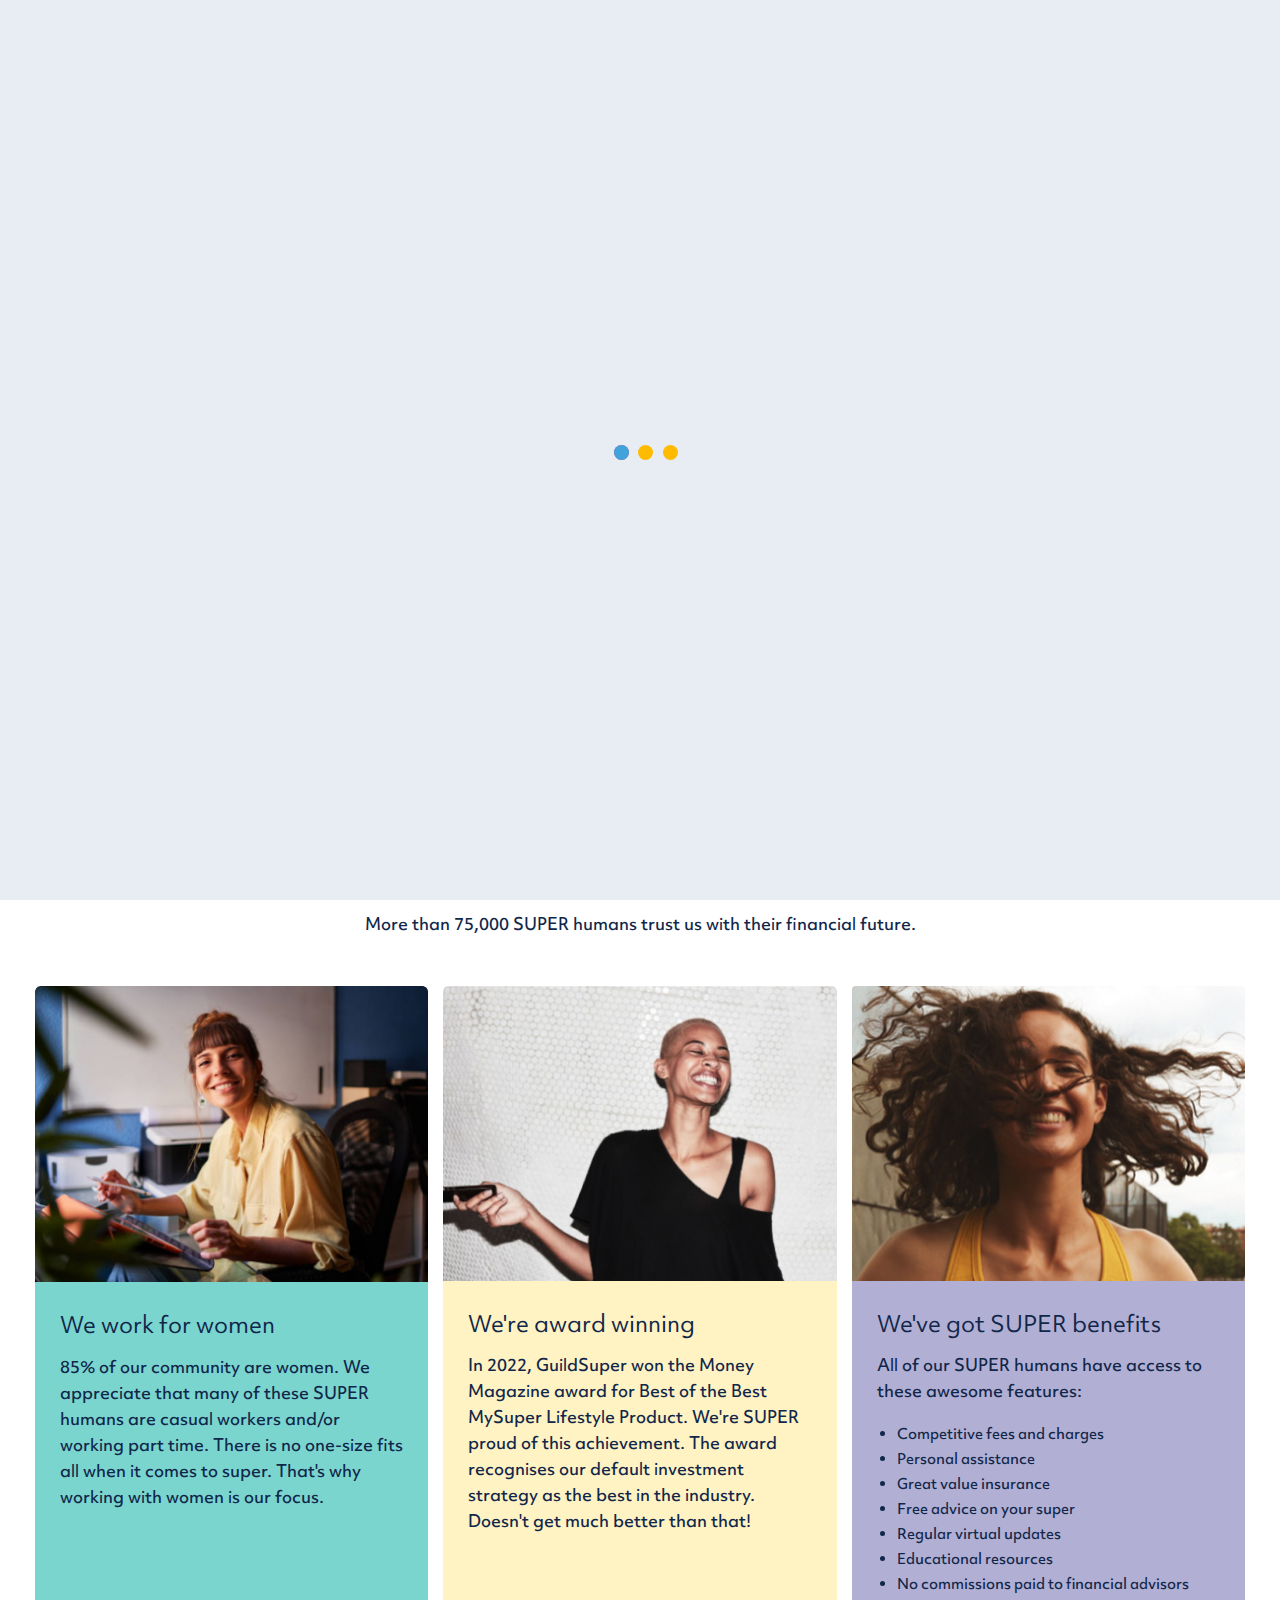
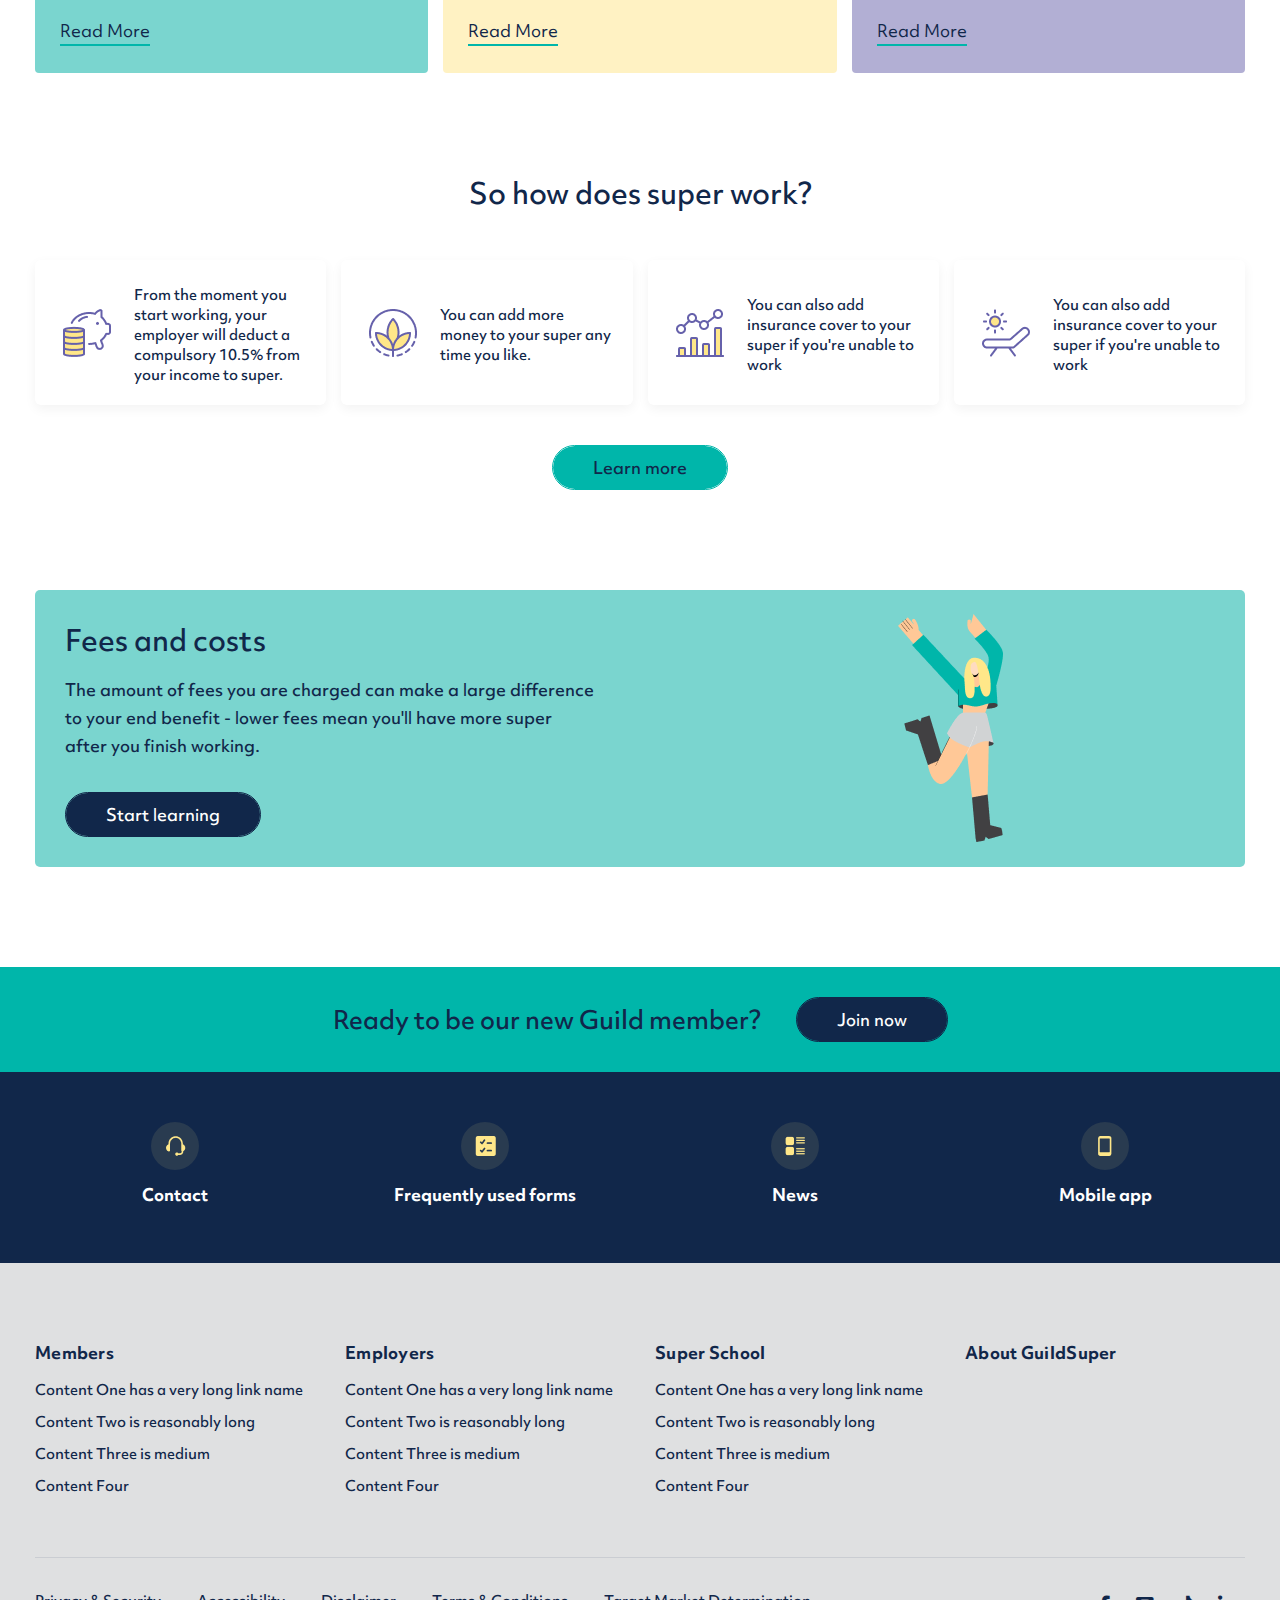
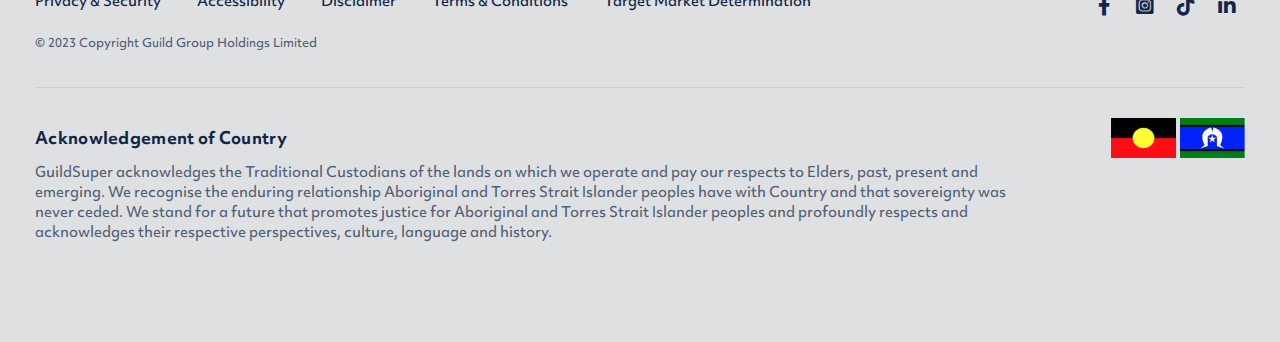
<file: topic-landing-page.html>
<!DOCTYPE html>
<html lang="en">
<head>
<!-- Meta -->
<meta charset="utf-8">
<meta http-equiv="X-UA-Compatible" content="IE=edge">
<meta name="viewport" content="width=device-width, initial-scale=1">

<!-- SITE TITLE -->
<title> GuildSuper Topic Landing Page</title>

<!-- Favicon Icon -->
<link rel="shortcut icon" type="image/x-icon" href="assets/images/favicon.png">
<!-- Animation CSS -->
<link rel="stylesheet" href="assets/css/animate.css">	
<!-- Latest Bootstrap min CSS -->
<link rel="stylesheet" href="assets/bootstrap/css/bootstrap.min.css">
<!-- Font -->
<link href="" rel="stylesheet">
<!-- Icon Font CSS -->
<link rel="stylesheet" href="assets/css/ionicons.min.css">
<link rel="stylesheet" href="assets/css/all.min.css">

<!-- <link rel="stylesheet" href="assets/css/linearicons.css"> -->
<!--- owl carousel CSS-->
<link rel="stylesheet" href="assets/owlcarousel/css/owl.carousel.min.css">
<link rel="stylesheet" href="assets/owlcarousel/css/owl.theme.css">
<link rel="stylesheet" href="assets/owlcarousel/css/owl.theme.default.min.css">

<link rel="stylesheet" href="assets/css/slick.css">
<link rel="stylesheet" href="assets/css/slick-theme.css">

<!-- Magnific Popup CSS -->
<link rel="stylesheet" href="assets/css/magnific-popup.css">
<!-- Style CSS -->
<link rel="stylesheet" href="assets/css/style.css">
<link rel="stylesheet" href="assets/css/responsive.css">
</head>

<body>

<!-- LOADER -->
<div class="preloader">
	<div class="loader-section section-top"></div>
    <div class="lds-ellipsis">
    	<span></span>
        <span></span>
        <span></span>
        <span></span>
    </div>
    <div class="loader-section section-bottom"></div>
</div>
<!-- END LOADER --> 


<!-- START HEADER -->
<header class="header_wrap fixed-top dark_skin main_menu_size_16 ">
	<div class="top-header">
        <div class="container">
            <div class="row justify-content-end">
                <div class="col-lg-6 col-md-7 col-5">
                	<div class="d-flex align-items-center justify-content-end">
                    	<ul class="header_list">
                            <li><a href="#"><img src="assets/images/join_icon.png" alt=""><span> Join </span></a></li>
                            <li><a href="#"><img src="assets/images/mail_icon.png" alt=""><span> Contact </span></a></li>
                            <li><a href="#"><img src="assets/images/guildsuper_icon.png" alt=""><span> About GuildSuper </span></a></li>
                            <li><a href="#"><img src="assets/images/employers_icon.png" alt=""><span> Employers </span></a></li>
						</ul>
                    </div>
                </div>
            </div>
        </div>
    </div>
    <div class="bottom-header">
        <div class="container">
            <nav class="navbar navbar-expand-lg"> 
            	<button class="navbar-toggler" type="button" data-toggle="collapse" data-target="#navbarSupportedContent" aria-expanded="false"> 
                    <span class="ion-android-menu"></span>
                </button>
                <a class="navbar-brand" href="index.html">
                    <img class="logo_dark" src="assets/images/logo_dark.png" alt="logo" />
                </a>
                
                <div class="collapse navbar-collapse justify-content-center" id="navbarSupportedContent">
                    <ul class="navbar-nav">
                        <li class="dropdown dropdown-mega-menu">
                            <a data-toggle="dropdown" class="nav-link dropdown-toggle " href="#"> Superannuation </a>
                            <div class="dropdown-menu">
                            	<div class="container"> 
                                    <ul class="mega-menu d-lg-flex">
                                        <li class="mega-menu-col col-lg">
                                            <ul> 
                                                <li><a class="dropdown-item nav-link nav_item" href="#"><span class="menu_icon"><img src="assets/images/menu_icon.png" alt="menu" /></span> <span> Becoming a member </span> <span class="menu_desc"> Lorem ipsum dolor sit amet, consectetur adipiscing elit, sed. </span></a></li>
                                                <li><a class="dropdown-item nav-link nav_item" href="#"><span class="menu_icon"><img src="assets/images/menu_icon.png" alt="menu" /></span> <span> Understanding super </span> <span class="menu_desc"> Lorem ipsum dolor sit amet, consectetur adipiscing elit, sed. </span></a></li>
                                            </ul>
                                        </li>
                                        <li class="mega-menu-col col-lg">
                                            <ul>
                                                <li><a class="dropdown-item nav-link nav_item" href="#"><span class="menu_icon"><img src="assets/images/menu_icon.png" alt="menu" /></span> <span> Accessing your account </span> <span class="menu_desc"> Lorem ipsum dolor sit amet, consectetur adipiscing elit, sed. </span></a></li>
                                                <li><a class="dropdown-item nav-link nav_item" href="#"><span class="menu_icon"><img src="assets/images/menu_icon.png" alt="menu" /></span> <span> Retirement </span> <span class="menu_desc"> Lorem ipsum dolor sit amet, consectetur adipiscing elit, sed. </span></a></li>
                                            </ul>
                                        </li>
                                        <li class="mega-menu-col col-lg">
                                            <ul>
                                                <li><a class="dropdown-item nav-link nav_item" href="#"><span class="menu_icon"><img src="assets/images/menu_icon.png" alt="menu" /></span> <span> Super rewards </span> <span class="menu_desc"> Lorem ipsum dolor sit amet, consectetur adipiscing elit, sed. </span></a></li>
                                                <li><a class="dropdown-item nav-link nav_item" href="#"><span class="menu_icon"><img src="assets/images/menu_icon.png" alt="menu" /></span> <span> Resources & advice </span> <span class="menu_desc"> Lorem ipsum dolor sit amet, consectetur adipiscing elit, sed. </span></a></li>
                                            </ul>
                                        </li>
                                        <li class="mega-menu-col col-lg-4 header_banner_wrap">
                                            <div class="header_banner">
                                                <div class="col-12 ">
                                                    <div class="header_banner_content bg_light_green">
                                                        <div class="cta_text">
                                                            <div class="heading_s1 title_normal">
                                                                <h5> Speak to our friendly consultants </h5>
                                                            </div>
                                                        </div>
                                                        <div class="cta_button">
                                                            <a class="btn btn-fill-out-dark btn-radius" href="#"> Call now </a>
                                                        </div>
                                                    </div>
                                                </div>
                                            </div>
                                        </li>
                                    </ul>
                                </div>
                            </div>   
                        </li>
                        <li class="dropdown dropdown-mega-menu">
                            <a class="dropdown-toggle nav-link" href="#" data-toggle="dropdown"> Investments </a>
                            <div class="dropdown-menu">
                            	<div class="container"> 
                                    <ul class="mega-menu d-lg-flex">
                                        <li class="mega-menu-col col-lg">
                                            <ul> 
                                                <li><a class="dropdown-item nav-link nav_item" href="#"><span class="menu_icon"><img src="assets/images/menu_icon.png" alt="menu" /></span> <span> Becoming a member </span> <span class="menu_desc"> Lorem ipsum dolor sit amet, consectetur adipiscing elit, sed. </span></a></li>
                                                <li><a class="dropdown-item nav-link nav_item" href="#"><span class="menu_icon"><img src="assets/images/menu_icon.png" alt="menu" /></span> <span> Understanding super </span> <span class="menu_desc"> Lorem ipsum dolor sit amet, consectetur adipiscing elit, sed. </span></a></li>
                                            </ul>
                                        </li>
                                        <li class="mega-menu-col col-lg">
                                            <ul>
                                                <li><a class="dropdown-item nav-link nav_item" href="#"><span class="menu_icon"><img src="assets/images/menu_icon.png" alt="menu" /></span> <span> Accessing your account </span> <span class="menu_desc"> Lorem ipsum dolor sit amet, consectetur adipiscing elit, sed. </span></a></li>
                                                <li><a class="dropdown-item nav-link nav_item" href="#"><span class="menu_icon"><img src="assets/images/menu_icon.png" alt="menu" /></span> <span> Retirement </span> <span class="menu_desc"> Lorem ipsum dolor sit amet, consectetur adipiscing elit, sed. </span></a></li>
                                            </ul>
                                        </li>
                                        <li class="mega-menu-col col-lg">
                                            <ul>
                                                <li><a class="dropdown-item nav-link nav_item" href="#"><span class="menu_icon"><img src="assets/images/menu_icon.png" alt="menu" /></span> <span> Super rewards </span> <span class="menu_desc"> Lorem ipsum dolor sit amet, consectetur adipiscing elit, sed. </span></a></li>
                                                <li><a class="dropdown-item nav-link nav_item" href="#"><span class="menu_icon"><img src="assets/images/menu_icon.png" alt="menu" /></span> <span> Resources & advice </span> <span class="menu_desc"> Lorem ipsum dolor sit amet, consectetur adipiscing elit, sed. </span></a></li>
                                            </ul>
                                        </li>
                                        <li class="mega-menu-col col-lg-4">
                                            <div class="header_banner">
                                                <div class="col-12 ">
                                                    <div class="header_banner_content bg_light_green">
                                                        <div class="cta_text">
                                                            <div class="heading_s1 title_normal">
                                                                <h5> Speak to our friendly consultants </h5>
                                                            </div>
                                                        </div>
                                                        <div class="cta_button">
                                                            <a class="btn btn-fill-out-dark btn-radius" href="#"> Call now </a>
                                                        </div>
                                                    </div>
                                                </div>
                                            </div>
                                        </li>
                                    </ul>
                                </div>
                            </div>
                        </li>
                        <li class="dropdown">
                            <a class="dropdown-toggle nav-link" href="#" data-toggle="dropdown"> Tools and Resources </a>
                            <div class="dropdown-menu">
                                <ul>
                                    <li>
                                        <a class="dropdown-item menu-link dropdown-toggler" href="#">Products</a>
                                        <div class="dropdown-menu">
                                            <ul> 
                                                <li><a class="dropdown-item nav-link nav_item" href="#">Sub menu header</a></li>
                                                <li><a class="dropdown-item nav-link nav_item" href="#">Sub menu header</a></li>
                                                <li><a class="dropdown-item nav-link nav_item" href="#">Sub menu header</a></li>
                                                <li><a class="dropdown-item nav-link nav_item" href="#">Sub menu</a></li>
                                                <li><a class="dropdown-item nav-link nav_item" href="#">Sub menu header</a></li>
                                                <li><a class="dropdown-item nav-link nav_item" href="#">Sub menu dropdown </a></li>
                                                <li><a class="dropdown-item nav-link nav_item" href="#">Sub menu dropdown </a></li>
                                                <li><a class="dropdown-item nav-link nav_item" href="#">Sub menu dropdown </a></li>
                                                <li><a class="dropdown-item nav-link nav_item" href="#">Sub menu</a></li>
                                                <li><a class="dropdown-item nav-link nav_item" href="#">dropdown Sub menu</a></li> 
                                                <li><a class="dropdown-item nav-link nav_item" href="#">dropdown Sub menu</a></li> 
                                            </ul>
                                        </div>
                                    </li>
                                    <li>
                                        <a class="dropdown-item menu-link dropdown-toggler" href="#">Dropdown Menu</a>
                                        <div class="dropdown-menu">
                                            <ul> 
                                                <li><a class="dropdown-item nav-link nav_item" href="#">Sub menu </a></li>
                                                <li><a class="dropdown-item nav-link nav_item" href="#">Sub menu Style </a></li>
                                                <li><a class="dropdown-item nav-link nav_item" href="#">Sub menu </a></li>
                                                <li><a class="dropdown-item nav-link nav_item" href="#">Sub menu Style </a></li>
                                                <li><a class="dropdown-item nav-link nav_item" href="#">Sub menu </a></li>
                                                <li><a class="dropdown-item nav-link nav_item" href="#">Sub menu Style </a></li>
                                                <li><a class="dropdown-item nav-link nav_item" href="#">Sub menu </a></li>
                                                <li><a class="dropdown-item nav-link nav_item" href="#">Sub menu Style </a></li>
                                            </ul>
                                        </div>
                                    </li>
                                    <li>
                                        <a class="dropdown-item menu-link dropdown-toggler" href="#">Dropdown Menu</a>
                                        <div class="dropdown-menu">
                                            <ul> 
                                                <li><a class="dropdown-item nav-link nav_item" href="#">Dropdown Style</a></li>
                                                <li><a class="dropdown-item nav-link nav_item" href="#">Dropdown Style</a></li>
                                                <li><a class="dropdown-item nav-link nav_item" href="#">Dropdown Style</a></li>
                                                <li><a class="dropdown-item nav-link nav_item" href="#">Dropdown Style</a></li>
                                                <li><a class="dropdown-item nav-link nav_item" href="#">Dropdown Style</a></li>
                                                <li><a class="dropdown-item nav-link nav_item" href="#">Dropdown Style</a></li>
                                                <li><a class="dropdown-item nav-link nav_item" href="#">Dropdown Style</a></li>
                                                <li><a class="dropdown-item nav-link nav_item" href="#">Dropdown Style</a></li>
                                            </ul>
                                        </div>
                                    </li>
                                    <li>
                                        <a class="dropdown-item menu-link dropdown-toggler" href="#">Dropdown Panel</a>
                                        <div class="dropdown-menu">
                                            <ul> 
                                                <li><a class="dropdown-item nav-link nav_item" href="#">Dropdown Side</a></li>
                                                <li><a class="dropdown-item nav-link nav_item" href="#">Dropdown Side</a></li>
                                                <li><a class="dropdown-item nav-link nav_item" href="#">Dropdown Side</a></li>
                                                <li><a class="dropdown-item nav-link nav_item" href="#">Dropdown Side</a></li>
                                                <li><a class="dropdown-item nav-link nav_item" href="#">Dropdown </a></li>
                                            </ul>
                                        </div>
                                    </li>
                                </ul>
                            </div>
                        </li>
                        <li class="dropdown dropdown-mega-menu">
                            <a class="dropdown-toggle nav-link" href="#" data-toggle="dropdown"> Learning Centre </a>
                            <div class="dropdown-menu">
                            	<div class="container"> 
                                    <ul class="mega-menu d-lg-flex">
                                        <li class="mega-menu-col col-lg">
                                            <ul> 
                                                <li><a class="dropdown-item nav-link nav_item" href="#"><span class="menu_icon"><img src="assets/images/menu_icon.png" alt="menu" /></span> <span> Becoming a member </span> <span class="menu_desc"> Lorem ipsum dolor sit amet, consectetur adipiscing elit, sed. </span></a></li>
                                                <li><a class="dropdown-item nav-link nav_item" href="#"><span class="menu_icon"><img src="assets/images/menu_icon.png" alt="menu" /></span> <span> Understanding super </span> <span class="menu_desc"> Lorem ipsum dolor sit amet, consectetur adipiscing elit, sed. </span></a></li>
                                            </ul>
                                        </li>
                                        <li class="mega-menu-col col-lg">
                                            <ul>
                                                <li><a class="dropdown-item nav-link nav_item" href="#"><span class="menu_icon"><img src="assets/images/menu_icon.png" alt="menu" /></span> <span> Accessing your account </span> <span class="menu_desc"> Lorem ipsum dolor sit amet, consectetur adipiscing elit, sed. </span></a></li>
                                                <li><a class="dropdown-item nav-link nav_item" href="#"><span class="menu_icon"><img src="assets/images/menu_icon.png" alt="menu" /></span> <span> Retirement </span> <span class="menu_desc"> Lorem ipsum dolor sit amet, consectetur adipiscing elit, sed. </span></a></li>
                                            </ul>
                                        </li>
                                        <li class="mega-menu-col col-lg">
                                            <ul>
                                                <li><a class="dropdown-item nav-link nav_item" href="#"><span class="menu_icon"><img src="assets/images/menu_icon.png" alt="menu" /></span> <span> Super rewards </span> <span class="menu_desc"> Lorem ipsum dolor sit amet, consectetur adipiscing elit, sed. </span></a></li>
                                                <li><a class="dropdown-item nav-link nav_item" href="#"><span class="menu_icon"><img src="assets/images/menu_icon.png" alt="menu" /></span> <span> Resources & advice </span> <span class="menu_desc"> Lorem ipsum dolor sit amet, consectetur adipiscing elit, sed. </span></a></li>
                                            </ul>
                                        </li>
                                        <li class="mega-menu-col col-lg-4">
                                            <div class="header_banner">
                                                <div class="col-12 ">
                                                    <div class="header_banner_content bg_light_green">
                                                        <div class="cta_text">
                                                            <div class="heading_s1 title_normal">
                                                                <h5> Speak to our friendly consultants </h5>
                                                            </div>
                                                        </div>
                                                        <div class="cta_button">
                                                            <a class="btn btn-fill-out-dark btn-radius" href="#"> Call now </a>
                                                        </div>
                                                    </div>
                                                </div>
                                            </div>
                                        </li>
                                    </ul>
                                </div>
                            </div>
                        </li>
                    </ul>
                    <div class="mobile_menu">
                    	<ul class="header_list">
                            <li><a href="#"><img src="assets/images/join_icon.png" alt=""><span> Join </span></a></li>
                            <li><a href="#"><img src="assets/images/mail_icon.png" alt=""><span> Contact </span></a></li>
                            <li><a href="#"><img src="assets/images/guildsuper_icon.png" alt=""><span> About GuildSuper </span></a></li>
                            <li><a href="#"><img src="assets/images/employers_icon.png" alt=""><span> Employers </span></a></li>
						</ul>
                    </div>
                </div>
                <div class="navbar-nav attr-nav align-items-center">
                	<li><a href="demo-medical/appointment.html" class="btn btn-fill-out btn-radius btn-sm" data-toggle="modal" data-target="#exampleModal"> Log in </a> </li>
                    <li><a href="javascript:void(0);" class="nav-link search_trigger"><i class="ion-ios-search-strong"></i></a>
                        <div class="search_wrap">
                            <span class="close-search"><i class="ion-ios-close-empty"></i></span>
                            <form>
                                <input type="text" placeholder="Search" class="form-control" id="search_input">
                                <button type="submit" class="search_icon"><i class="ion-ios-search-strong"></i></button>
                            </form>
                        </div>
                    </li>
                </div>
            </nav>
        </div>
    </div>
</header>
<!-- END HEADER -->

<!-- START SECTION BANNER -->
<div class="banner_section staggered-animation-wrap slide_medium">
    <div id="carouselExampleControls" class="carousel slide light_arrow" data-ride="carousel">
        <div class="carousel-inner">
            <div class="carousel-item active background_bg position_20_center overlay_bg_30" data-img-src="assets/images/banner2.jpg">
                <div class="banner_slide_content">
                    <div class="container"><!-- STRART CONTAINER -->
                        <div class="row justify-content-center">
                            <div class="col-lg-10 col-md-12 col-sm-12">
                                <div class="banner_content text-center text_white">
                                    <h2 class="staggered-animation" data-animation="fadeInUp" data-animation-delay="0.2s"> Your superannuation </h2>
                                </div>
                            </div>
                        </div>
                    </div><!-- END CONTAINER-->
                </div>
            </div>
            
        </div>
        <!--<ol class="carousel-indicators indicators_style4 m-0">
            <li data-target="#carouselExampleControls" data-slide-to="0" class="active"></li>
            <li data-target="#carouselExampleControls" data-slide-to="1"></li>
        </ol> 
        <a class="carousel-control-prev" href="#carouselExampleControls" role="button" data-slide="prev"><i class="ion-chevron-left"></i></a>
        <a class="carousel-control-next" href="#carouselExampleControls" role="button" data-slide="next"><i class="ion-chevron-right"></i></a>-->
    </div>
</div>
<!-- END SECTION BANNER -->

<!-- START SECTION Icon Box --> 
<div class="section py-0">
	<div class="banner_overlay_section">
        <div class="container">
            <div class="row justify-content-center">
                <div class="col-lg-4">	
                    <div class="icon_box icon_box_style9">
                        <div class="icon">
                            <img src="assets/images/check_balance_icon.png" alt="Check my super balance">
                        </div>
                        <div class="icon_box_content">
                            <h6> Check my super balance </h6>
                        </div>
                    </div>
                </div>
                <div class="col-lg-4">	
                    <div class="icon_box icon_box_style9">
                        <div class="icon">
                            <img src="assets/images/frequently_forms_icon.png" alt="Frequently used forms">
                        </div>
                        <div class="icon_box_content">
                            <h6> Frequently used forms </h6>
                        </div>
                    </div>
                </div>
                <div class="col-lg-4">	
                    <div class="icon_box icon_box_style9">
                        <div class="icon">
                            <img src="assets/images/investment_performance_icon.png" alt="Investment performance">
                        </div>
                        <div class="icon_box_content">
                            <h6> Investment performance </h6>
                        </div>
                    </div>
                </div>
            </div>
        </div>
    </div>
</div>
<!-- END SECTION Icon Box -->

<!-- START SECTION why guildsuper --> 
<div class="section small_pt small_pb">
	<div class="container">
    	<div class="row">
        	<div class="col-md-12">
            	<div class="heading_s1 text-center">
                	<h2> Why GuildSuper? </h2>
                    <p> More than 75,000 SUPER humans trust us with their financial future. </p>
                </div>
            </div>
        </div>
        <div class="row small_spacing">
        	<div class="col-md-4 mt-3">
            	<div class="card_box bottom_align_card">
                    <div class="card_img">
                        <a href="#">
                            <img src="assets/images/We-work-women.jpg" alt="We work women" />
                        </a>
                    </div>
                    <div class="card_content bg_light_green2">
                        <h5> We work for women </h5>
                        <p> 85% of our community are women. We appreciate that many of these SUPER humans are casual workers and/or working part time. There is no one-size fits all when it comes to super. That's why working with women is our focus. </p>
                        <div class="bottom_align">
                        	<a class="btn-link" href="#"> Read More </a>
                        </div>
                    </div>
                </div>
            </div>
            <div class="col-md-4 mt-3">
            	<div class="card_box bottom_align_card">
                    <div class="card_img">
                        <a href="#">
                            <img src="assets/images/award-winning.jpg" alt="award winning" />
                        </a>
                    </div>
                    <div class="card_content bg_light_yellow">
                        <h5> We're award winning </h5>
                        <p> In 2022, GuildSuper won the Money Magazine award for Best of the Best MySuper Lifestyle Product. We're SUPER proud of this achievement. The award recognises our default investment strategy as the best in the industry. Doesn't get much better than that! </p>
                        <div class="bottom_align">
                        	<a class="btn-link" href="#"> Read More </a>
                        </div>
                    </div>
                </div>
            </div>
            <div class="col-md-4 mt-3">
            	<div class="card_box bottom_align_card">
                    <div class="card_img">
                        <a href="#">
                            <img src="assets/images/SUPER-benefits.jpg" alt="SUPER benefits" />
                        </a>
                    </div>
                    <div class="card_content bg_light_blue ">
                        <h5> We've got SUPER benefits </h5>
                        <p> All of our SUPER humans have access to these awesome features: </p>
                        <div class="list_style">
                            <ul>
                                <li> Competitive fees and charges </li>
                                <li> Personal assistance </li>
                                <li> Great value insurance </li>
                                <li> Free advice on your super </li>
                                <li> Regular virtual updates </li>
                                <li> Educational resources </li>
                                <li> No commissions paid to financial advisors </li>
                            </ul>
						</div>
                        <div class="bottom_align">
                        	<a class="btn-link" href="#"> Read More </a>
                        </div>
                    </div>
                </div>
            </div>
        </div>
    </div>
</div>
<!-- END SECTION why guildsuper -->

<!-- START SECTION Icon Box --> 
<div class="section small_pt small_pb">
    <div class="container">
        <div class="row">
            <div class="col-md-12">
                <div class="heading_s1 title_normal text-center">
                    <h3> So how does super work? </h3>
                </div>
            </div>
        </div>
        <div class="row small_spacing">
            <div class="col-lg-3 col-md-6 d-flex ">	
                <div class="icon_box icon_box_style9">
                    <div class="icon">
                        <img src="assets/images/stagelife-icon-1.png" alt="25 YEARS">
                    </div>
                    <div class="icon_box_content">
                        <p> From the moment you start working, your employer will deduct a compulsory 10.5% from your income to super. </p>
                    </div>
                </div>
            </div>
            <div class="col-lg-3 col-md-6 d-flex ">
                <div class="icon_box icon_box_style9">
                    <div class="icon">
                        <img src="assets/images/stagelife-icon-2.png" alt="40 YEARS">
                    </div>
                    <div class="icon_box_content">
                        <p> You can add more money to your super any time you like. </p>
                    </div>
                </div>
            </div>
            <div class="col-lg-3 col-md-6 d-flex ">
                <div class="icon_box icon_box_style9">
                    <div class="icon">
                        <img src="assets/images/stagelife-icon-3.png" alt="59 YEARS">
                    </div>
                    <div class="icon_box_content">
                        <p> You can also add insurance cover to your super if you're unable to work </p>
                    </div>
                </div>
            </div>
            <div class="col-lg-3 col-md-6 d-flex ">
                <div class="icon_box icon_box_style9">
                    <div class="icon">
                        <img src="assets/images/stagelife-icon-4.png" alt="60 YEARS">
                    </div>
                    <div class="icon_box_content">
                        <p> You can also add insurance cover to your super if you're unable to work </p>
                    </div>
                </div>
            </div>
        </div>
        <div class="row">
        	<div class="pt_40 col-md-12 text-center">
            	<a class="btn btn-fill-out btn-radius" href="#"> Learn more </a>
            </div>
        </div>
    </div>
</div>
<!-- END SECTION Icon Box -->

<!-- START SECTION CALL TO ACTION -->
<div class="section small_pt ">
	<div class="container">
    	<div class="row">
        	<div class="col-12">
    			<div class="bg_light_green2 radius_all_5">
                    <div class="row align-items-center">
                        <div class="col-lg-6">
                        	<div class="small_padding">
                                <div class="heading_s1 title_normal">
                                    <h3> Fees and costs  </h3>
                                    <p> The amount of fees you are charged can make a large difference to your end benefit - lower fees mean you'll have more super after you finish working. </p>
                                </div>
                                <a class="btn btn-fill-out-dark btn-radius" href="#"> Start learning </a>
                            </div>
                        </div>
                        <div class="col-lg-6">
                            <div class="text-center">
                                <img src="assets/images/cta-fees-costs.png" alt="fees and costs ">
                            </div>
                        </div>
                    </div>
        		</div>
                
            </div>
        </div>
    </div>
</div>
<!-- END SECTION CALL TO ACTION -->


<!-- START SECTION CALL TO ACTION -->
<div class="section small_padding bg_light_green px-0">
	<div class="container">
    	<div class="row">
        	<div class="col-12 d-flex align-items-center justify-content-center">
                <div class="cta_text">
                    <div class="heading_s1 title_normal">
                        <h4> Ready to be our new Guild member? </h4>
                    </div>
                </div>
                <div class="cta_button">
                    <a class="btn btn-fill-out-dark btn-radius" href="#"> Join now </a>
                </div>
            </div>
        </div>
    </div>
</div>
<!-- END SECTION CALL TO ACTION -->

<!-- START SECTION CALL TO ACTION -->
<div class="section bg_dark_blue pt_20 pb_20">
	<div class="container">
    	<div class="row justify-content-center">
        	<div class="col-lg-3 col-md-6">
            	<div class="icon_box icon_box_style10 text_white text-center mb-0">
                	<div class="icon">
                    	<img src="assets/images/contact-icon.png" alt="contact">
                    </div>
                    <div class="icon_box_content">
                    	<h6> Contact </h6>
                    </div>
                </div>
            </div>
            <div class="col-lg-3 col-md-6">
            	<div class="icon_box icon_box_style10 text_white text-center mb-0">
                	<div class="icon">
                    	<img src="assets/images/forms-icon.png" alt="Frequently used forms">
                    </div>
                    <div class="icon_box_content">
                    	<h6> Frequently used forms </h6>
                    </div>
                </div>
            </div>
            <div class="col-lg-3 col-md-6">
            	<div class="icon_box icon_box_style10 text_white text-center mb-0">
                	<div class="icon">
                    	<img src="assets/images/News-icon.png" alt="News">
                    </div>
                    <div class="icon_box_content">
                    	<h6> News </h6>
                    </div>
                </div>
            </div>
            <div class="col-lg-3 col-md-6">
            	<div class="icon_box icon_box_style10 text_white text-center mb-0">
                	<div class="icon">
                    	<img src="assets/images/Mobile-app-icon.png" alt="Mobile app">
                    </div>
                    <div class="icon_box_content">
                    	<h6> Mobile app </h6>
                    </div>
                </div>
            </div>
		</div>            
    </div>
</div>
<!-- END SECTION CALL TO ACTION -->






<!-- START FOOTER -->
<footer class="footer_gray">
	<div class="footer_top">
        <div class="container">
        	<div class="row">
                <div class="col-lg-3 col-md-6">
                	<div class="widget mobile_toogle">
                        <h6 class="widget_title"> Members </h6>
                        <ul class="widget_links">
                            <li><a href="#"> Content One has a very long link name </a></li>
                            <li><a href="#"> Content Two is reasonably long </a></li>
                            <li><a href="#"> Content Three is medium </a></li>
                            <li><a href="#"> Content Four </a></li>
                        </ul>
                    </div>
                </div>
                <div class="col-lg-3 col-md-6">
                	<div class="widget mobile_toogle">
                        <h6 class="widget_title"> Employers </h6>
                        <ul class="widget_links">
                            <li><a href="#"> Content One has a very long link name </a></li>
                            <li><a href="#"> Content Two is reasonably long </a></li>
                            <li><a href="#"> Content Three is medium </a></li>
                            <li><a href="#"> Content Four </a></li>
                        </ul>
                    </div>
                </div>
                <div class="col-lg-3 col-md-6">
                	<div class="widget mobile_toogle">
                        <h6 class="widget_title"> Super School </h6>
                        <ul class="widget_links">
                            <li><a href="#"> Content One has a very long link name </a></li>
                            <li><a href="#"> Content Two is reasonably long </a></li>
                            <li><a href="#"> Content Three is medium </a></li>
                            <li><a href="#"> Content Four </a></li>
                        </ul>
                    </div>
                </div>
                <div class="col-lg-3 col-md-6">
                	<div class="widget ">
                        <h6 class="widget_title"><a href="#"> About GuildSuper </a></h6>
                        
                    </div>
                </div>
                
            </div>
        </div>
	</div>        
    <div class="footer_center">
        <div class="container">
        	<div class="footer_center_border">
                <div class="row">
                    <div class="col-lg-9 col-md-10">
                        <div class="footer_menu">
                            <ul class="widget_links">
                                <li><a href="#"> Privacy & Security </a></li>
                                <li><a href="#"> Accessibility </a></li>
                                <li><a href="#"> Disclaimer </a></li>
                                <li><a href="#"> Terms & Conditions </a></li>
                                <li><a href="#"> Target Market Determination </a></li>
                            </ul>
                        </div>
                    </div>
                    <div class="col-lg-3 col-md-2">
                        <div class="text-left text-lg-right">
                            <ul class="social_icons rounded_social social_white social_style5">
                                <li><a href="#"><i class="fa-brands fa-facebook-f"></i></a></li>
                                <li><a href="#"><i class="fa-brands fa-square-instagram"></i></a></li>
                                <li><a href="#"><i class="fa-brands fa-tiktok"></i></a></li>
                                <li><a href="#"><i class="fa-brands fa-linkedin-in"></i></a></li>
                            </ul>
                        </div>
                    </div>
                </div>
                <div class="row">
                    <div class="col-12">
                        <div class="copyright_text">
                            <p> © 2023 Copyright Guild Group Holdings Limited </p>
                        </div>
                    </div>
                </div>
            </div>
        </div>
    </div>
    <div class="footer_bottom">
        <div class="container">
            <div class="row flex-row-reverse">
            	<div class="col-lg-2 col-md-2">
                	<div class="widget text-left text-lg-right">
                        <a href="#"><img src="assets/images/flag1.png" alt="flag"></a>
                        <a href="#"><img src="assets/images/flag2.png" alt="flag"></a>
                    </div>
                </div>
                <div class="col-lg-10 col-md-10">
                	<div class="widget">
                        <h6 class="widget_title"> Acknowledgement of Country </h6>
                        <p> GuildSuper acknowledges the Traditional Custodians of the lands on which we operate and pay our respects to Elders, past, present and emerging. We recognise the enduring relationship Aboriginal and Torres Strait Islander peoples have with Country and that sovereignty was never ceded. We stand for a future that promotes justice for Aboriginal and Torres Strait Islander peoples and profoundly respects and acknowledges their respective perspectives, culture, language and history. </p>
                    </div>
                </div>
                
            </div>
        </div>
    </div>
</footer>
<!-- END FOOTER -->


<a href="#" class="scrollup" style="display: none;"><i class="ion-ios-arrow-up"></i></a> 




<!-- Login Modal -->
<div class="login_modal modal fade" id="exampleModal" tabindex="-1" role="dialog" aria-hidden="true">
	<div class="modal-dialog modal-dialog-centered" role="document">
        <div class="modal-content">
			<div class="modal-body text-center">
            	<button type="button" class="close" data-dismiss="modal" aria-label="Close"> <span aria-hidden="true">&times;</span></button>
            	<div class="login_popup_content">
                    <h3> Login </h3>
                    <p> You are now leaving the GuildSuper website to login to our secure member online portal. </p>
                    <div class="login_button_wrap"> 
                    	<a class="btn btn-line-fill btn-radius" href="#"> Back to site </a> 
                    	<a class="btn btn-fill-out btn-radius" href="#"> Continue to portal </a>
                    </div>
                    <div class="mobile_app pt_20">
                        <p> Have you seen our mobile app? </p>
                        <div class="app_icon">
                        	<a href="#"> <img src="assets/images/guildsuper-apple-app-store-icon.png" alt="guildsuper-apple-app-store-icon"/> </a>
                            <a href="#"> <img src="assets/images/guildsuper-google-play-store-icon.png" alt="guildsuper-google-play-store-icon"/> </a>
                        </div>
                    </div>
                </div>
			</div>
		</div>
	</div>
</div>


<!-- Latest jQuery --> 
<script src="assets/js/jquery-1.12.4.min.js"></script>
<!-- Latest compiled and minified Bootstrap --> 
<script src="assets/bootstrap/js/bootstrap.min.js"></script> 
<!-- owl-carousel min js  --> 
<script src="assets/owlcarousel/js/owl.carousel.min.js"></script> 
<!-- magnific-popup min js  --> 
<script src="assets/js/magnific-popup.min.js"></script> 
<!-- waypoints min js  --> 
<script src="assets/js/waypoints.min.js"></script> 
<!-- isotope min js --> 
<script src="assets/js/isotope.min.js"></script>
<!-- jquery.appear js  -->
<script src="assets/js/jquery.appear.js"></script>
<!-- jquery.dd.min js -->
<script src="assets/js/jquery.dd.min.js"></script>
<!-- slick js -->
<script src="assets/js/slick.min.js"></script>
<!-- scripts js --> 
<script src="assets/js/scripts.js"></script>

</body>
</html>
</file>
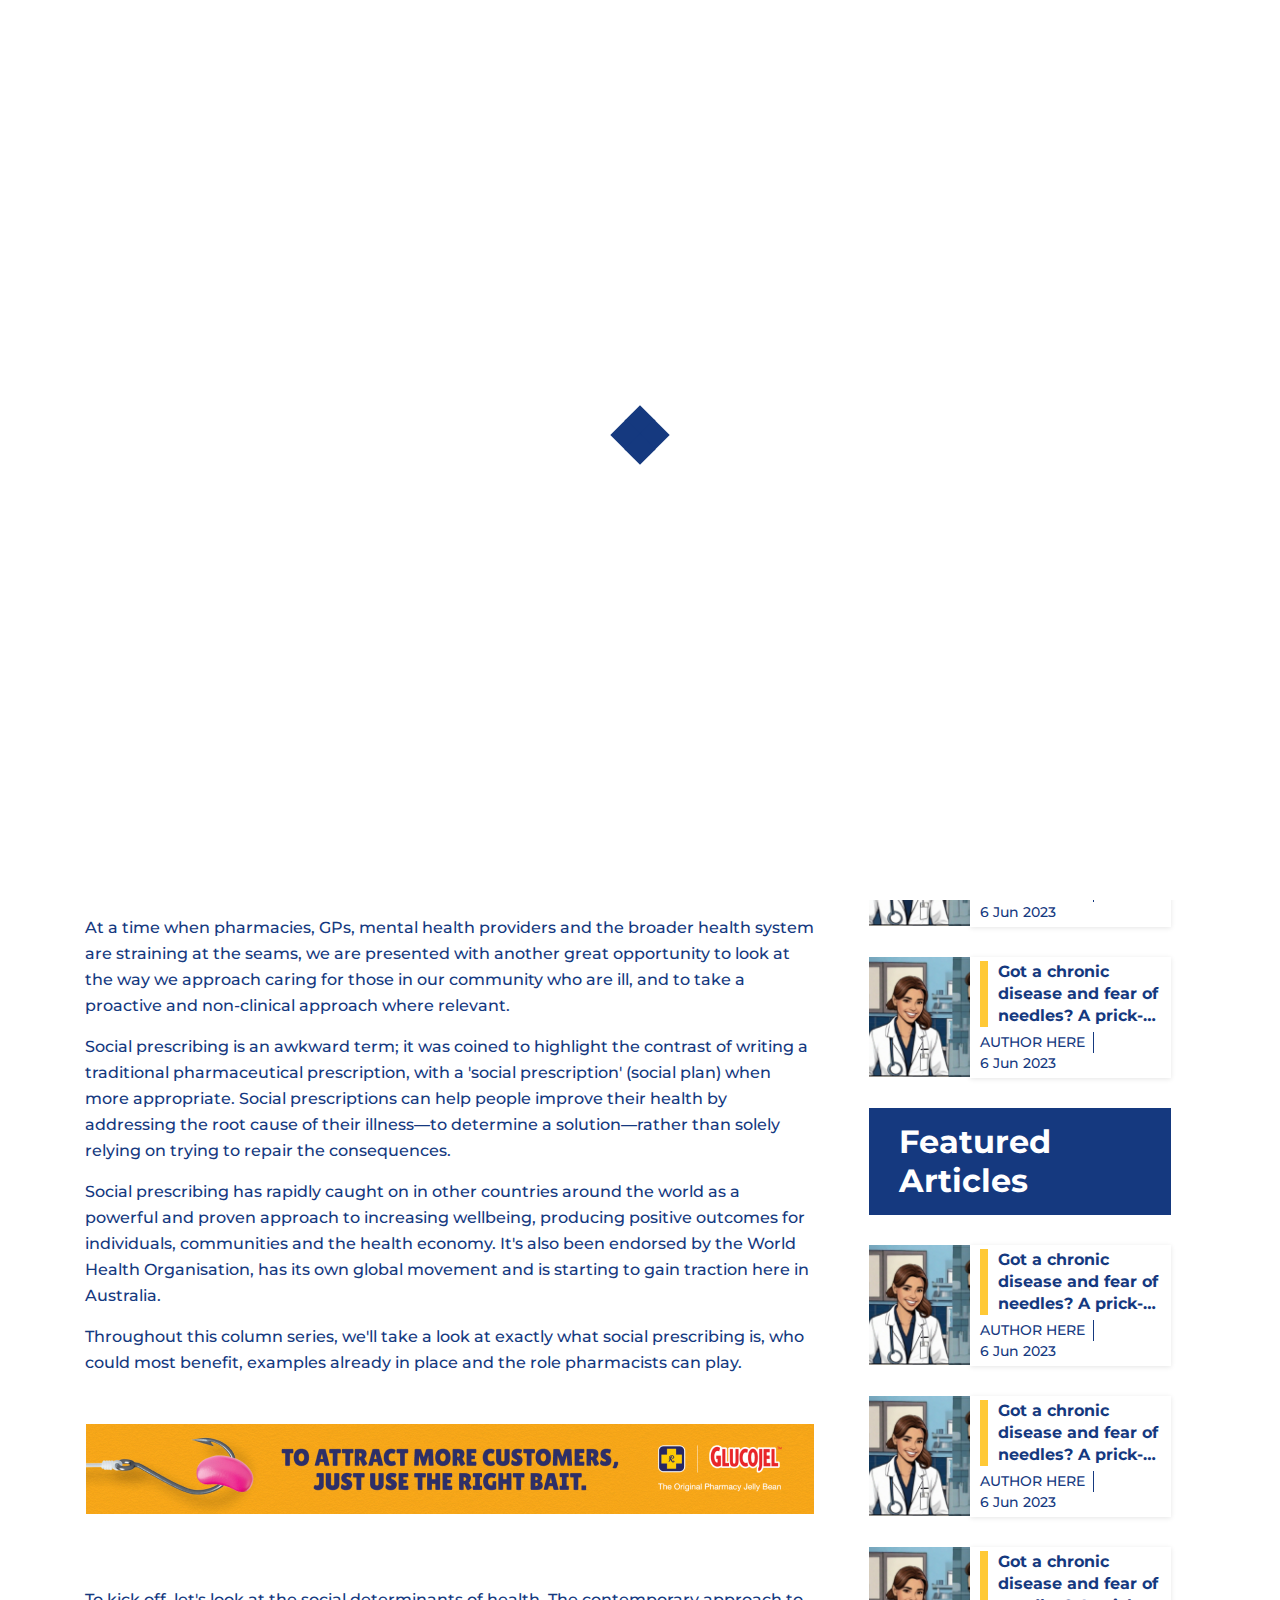
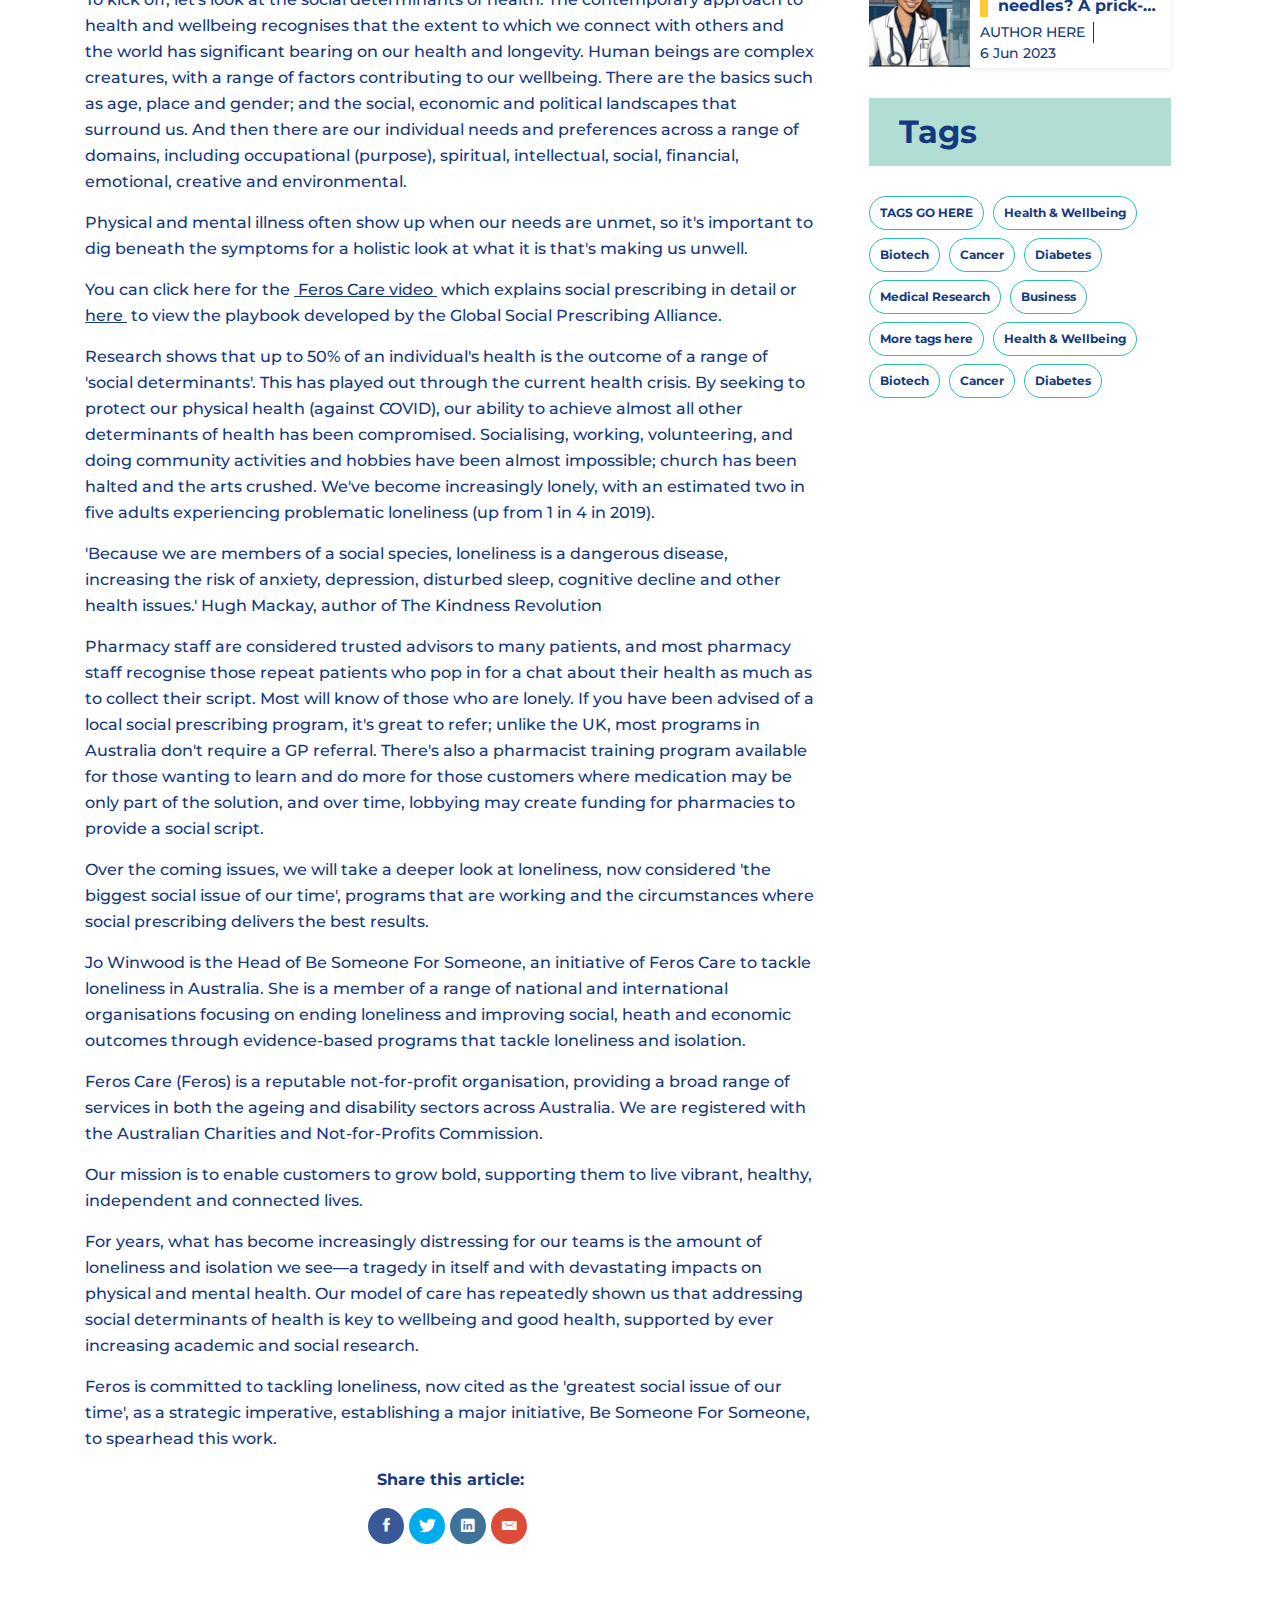
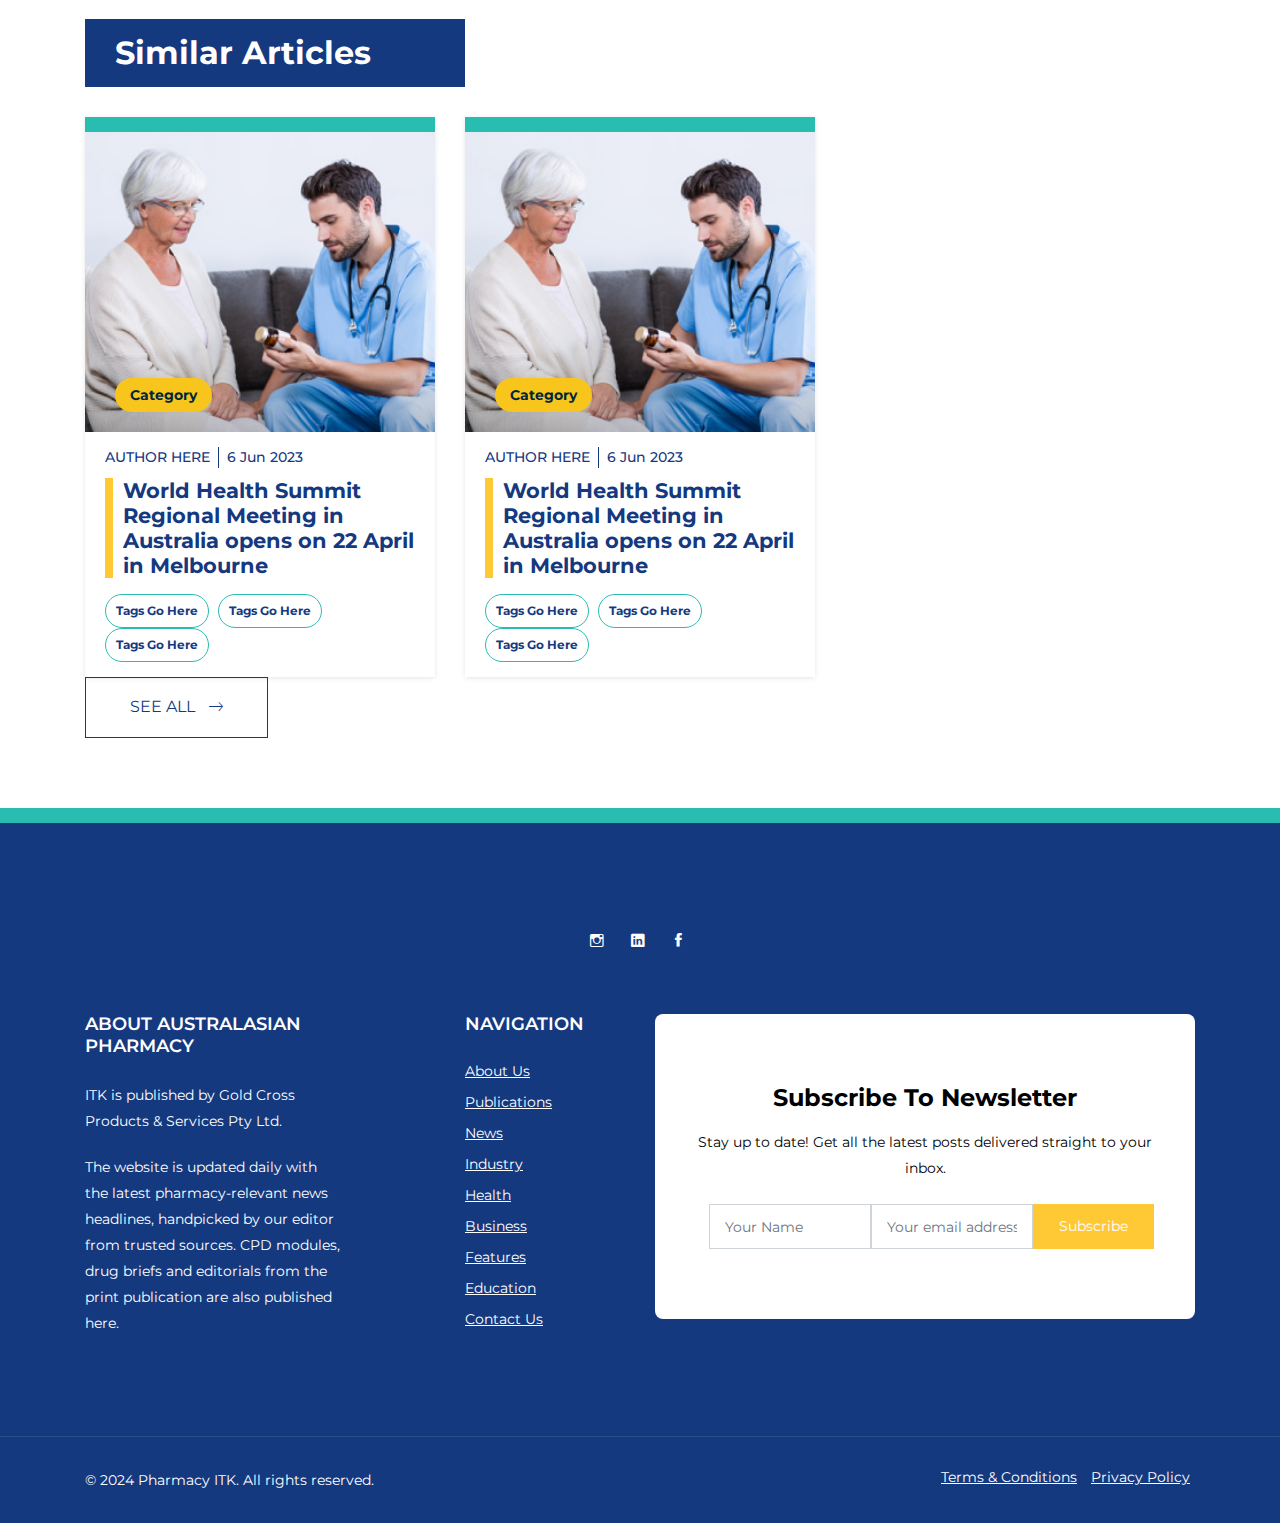
<file: Australasian-HTML/blog-details.html>
<!DOCTYPE html>
<html lang="en">
<head>
<!-- Meta -->
<meta charset="utf-8">
<meta http-equiv="X-UA-Compatible" content="IE=edge">
<meta content="Templatemanja" name="author">
<meta name="viewport" content="width=device-width, initial-scale=1">

<!-- SITE TITLE -->
<title>Australasian Pharmacy | Blog Single page </title>
<!-- Favicon Icon -->
<link rel="shortcut icon" type="image/x-icon" href="assets/images/favicon.png">
<!-- Animation CSS -->
<link rel="stylesheet" href="assets/css/animate.css">	
<!-- Latest Bootstrap min CSS -->
<link rel="stylesheet" href="assets/bootstrap/css/bootstrap.min.css">
<!-- Google Font -->
<link rel="preconnect" href="https://fonts.googleapis.com">
<link rel="preconnect" href="https://fonts.gstatic.com" crossorigin>
<link href="https://fonts.googleapis.com/css2?family=Montserrat:ital,wght@0,100..900;1,100..900&display=swap" rel="stylesheet">

<!-- Icon Font CSS -->
<link rel="stylesheet" href="assets/css/ionicons.min.css">
<link rel="stylesheet" href="assets/css/themify-icons.css">
<link rel="stylesheet" href="assets/css/linearicons.css">
<!-- FontAwesome CSS -->
<link rel="stylesheet" href="assets/css/all.min.css">
<!--- owl carousel CSS-->
<link rel="stylesheet" href="assets/owlcarousel/css/owl.carousel.min.css">
<link rel="stylesheet" href="assets/owlcarousel/css/owl.theme.css">
<link rel="stylesheet" href="assets/owlcarousel/css/owl.theme.default.min.css">
<!-- Magnific Popup CSS -->
<link rel="stylesheet" href="assets/css/magnific-popup.css">
<!-- Style CSS -->
<link rel="stylesheet" href="assets/css/style.css">
<link rel="stylesheet" href="assets/css/responsive.css">

</head>

<body>

<!-- LOADER -->
<div id="preloader">
    <div class="sk-folding-cube">
		<div class="sk-folding-cube-box">
			<div class="sk-cube1 sk-cube"></div>
			<div class="sk-cube2 sk-cube"></div>
			<div class="sk-cube4 sk-cube"></div>
			<div class="sk-cube3 sk-cube"></div>
		</div>
	</div>
</div>
<!-- END LOADER -->

<!-- START POPUP -->
<div class="modal fade lr_popup" id="Login" tabindex="-1" role="dialog" aria-hidden="true">
	<div class="modal-dialog modal-md modal-dialog-centered" role="document">
    	<div class="modal-content border-0">
    		<div class="modal-body">
            	<button type="button" class="close" data-dismiss="modal" aria-label="Close">
                  <span aria-hidden="true">×</span>
                </button>
                <div class="row no-gutters">
                	<div class="col-12">
                    	<div class="padding_eight_all">	
                            <div class="heading_s1">
                                <h4>Login</h4>
                            </div>
                            <form method="post">
                                <div class="form-group">
                                    <input type="text" required="" class="form-control" name="email" placeholder="Your Email">
                                </div>
                                <div class="form-group">
                                    <input class="form-control" required="" type="password" name="password" placeholder="Password">
                                </div>
                                <div class="login_footer form-group">
                                    <div class="chek-form">
                                        <div class="custome-checkbox">
                                            <input class="form-check-input" type="checkbox" name="checkbox" id="exampleCheckbox1" value="">
                                            <label class="form-check-label" for="exampleCheckbox1"><span>Remember me</span></label>
                                        </div>
                                    </div>
                                    <a href="#">Forgot password?</a>
                                </div>
                                <div class="form-group">
                                    <button type="submit" class="btn btn-default btn-block" name="login">Log in</button>
                                </div>
                            </form>
                            <div class="different_login">
                                <span> or</span>
                            </div>
                            <div class="form-note text-center">Don't Have an Account? <a href="#" data-toggle="modal" data-dismiss="modal" data-target="#SignUp">Sign up now</a></div>
                        </div>
                	</div>
                </div>
        	</div>
        </div>
    </div>
</div>

<div class="modal fade lr_popup" id="SignUp" tabindex="-1" role="dialog" aria-hidden="true">
	<div class="modal-dialog modal-md modal-dialog-centered" role="document">
    	<div class="modal-content border-0">
    		<div class="modal-body">
            	<button type="button" class="close" data-dismiss="modal" aria-label="Close">
                  <span aria-hidden="true">×</span>
                </button>
                <div class="row no-gutters">
                	<div class="col-12">
                    	<div class="padding_eight_all">	
                            <div class="heading_s1">
                                <h4>Sign Up</h4>
                            </div>
                            <form method="post">
                                <div class="form-group">
                                    <input type="text" required="" class="form-control" name="name" placeholder="Enter Your Name">
                                </div>
                                <div class="form-group">
                                    <input type="text" required="" class="form-control" name="email" placeholder="Enter Your Email">
                                </div>
                                <div class="form-group">
                                    <input class="form-control" required="" type="password" name="password" placeholder="Password">
                                </div>
                                <div class="form-group">
                                    <input class="form-control" required="" type="password" name="password" placeholder="Confirm Password">
                                </div>
                                <div class="login_footer form-group">
                                    <div class="chek-form">
                                        <div class="custome-checkbox">
                                            <input class="form-check-input" type="checkbox" name="checkbox" id="exampleCheckbox3" value="">
                                            <label class="form-check-label" for="exampleCheckbox3"><span>I agree to terms &amp; Policy.</span></label>
                                        </div>
                                    </div>
                                </div>
                                <div class="form-group">
                                    <button type="submit" class="btn btn-default btn-block" name="register">Register</button>
                                </div>
                            </form>
                            
                            <div class="form-note text-center">Already have an account? <a href="#" data-toggle="modal" data-dismiss="modal" data-target="#Login">Login Here!</a></div>
                        </div>
                	</div>
                </div>
        	</div>
        </div>
    </div>
</div>
<!-- END POPUP --> 

<!-- START HEADER -->
<header class="header_wrap dark_skin fixed-top main_menu_size_16">
	<div class="top-header bg_dark_blue light_skin">
        <div class="container-fluid">
            <div class="row align-items-center">
                <div class="col-md-5">
                    
                </div>
                <div class="col-md-7">
                	<div class="d-flex align-items-center justify-content-center justify-content-md-end">
                        <ul class="header_list text-center text-md-left">
                            <li><a href="#"> About us </a></li>
                            <li><a href="#"> Contact us </a></li>
                            <li><a href="#" data-toggle="modal" data-target="#Login">Signup / Login</a></li>
                        </ul>
                    </div>
                </div>
            </div>
        </div>
    </div>
	<div class="container-fluid">
    	<nav class="navbar navbar-expand-lg justify-content-between"> 
            <a class="navbar-brand" href="index.html">
                <img class="logo_light" src="assets/images/Guild-Logo-white.png" alt="Australian Pharmacy logo" />
                <img class="logo_dark" src="assets/images/Guild-Logo.png" alt="Australian Pharmacy logo" />
            </a>
            <button class="navbar-toggler" type="button" data-toggle="collapse" data-target="#navbarSupportedContent" aria-controls="navbarSupportedContent" aria-expanded="false" aria-label="Toggle navigation"> <span class="ion-android-menu"></span> </button>
            <div class="collapse navbar-collapse " id="navbarSupportedContent">
                <ul class="navbar-nav">
                	<li><a class="nav-link nav_item" href="#"> Industry News </a></li>
                    <li><a class="nav-link nav_item" href="#"> Health & Wellbeing </a></li>
                    <li><a class="nav-link nav_item" href="#"> Business </a></li>
                    <li><a class="nav-link nav_item" href="#"> Featured </a></li>
                    <li class="dropdown"><a class="dropdown-toggle nav-link" data-toggle="dropdown" href="#"> Education </a>
                        <div class="dropdown-menu">
                            <ul> 
                                <li><a class="dropdown-item nav-link nav_item" href="#">Sub menu</a></li>
                                <li><a class="dropdown-item nav-link nav_item" href="#">Sub Post</a></li>
                                <li><a class="dropdown-item nav-link nav_item" href="#">Sub Page</a></li>
                            </ul>
                        </div>
                    </li>  
                    <li><a class="nav-link nav_item" href="#"> Publications </a></li>
                </ul>
            </div>
            <ul class="navbar-nav attr-nav align-items-center">
                <li>
                	<a href="javascript:void(0);" class="nav-link search_trigger"><i class="linearicons-magnifier"></i></a>
                    <div class="search_wrap">
                        <form>
                            <input type="text" placeholder="Search" class="form-control" id="search_input">
                            <button type="submit" class="search_icon"><i class="ion-ios-search-strong"></i></button>
                        </form>
                    </div>
                </li>
            </ul>
		</nav>
	</div>
</header>
<!-- END HEADER --> 


<!-- START BLOG Sidebar right -->
<div class="section pt_70 pb_70">
	<div class="container">
    	
    	<div class="row">
        	<div class="col-lg-8">
            	<div class="single_post">
                	<div class="blog_text">
                    	<div class="single_blog_head">
                            <h1 class="blog_title"> Article heading - World Health Summit Regional Meeting in Australia opens on 22 April in Melbourne </h1>
                            <div class="single_cat_tag">
                                <div class="single_cat">
                                    <li><a href="#">CATEGORY </a></li>
                                </div>
                                <div class="single_sub_cat">
                                    <li><a href="#"> Sub-Category </a></li>
                                </div>
                                <div class="blogs_tags">
                                    <ul>
                                        <li> <a href="#"> Tags Go Here </a> </li>
                                        <li> <a href="#"> Tags Go Here </a> </li>
                                        <li> <a href="#"> Tags Go Here </a> </li>
                                    </ul>
                                </div>
                            </div>
                            <ul class="blog_meta">
                                <li><a href="#"><span> AUTHOR HERE </span></a></li>
                                <li><a href="#"><span> 6 Jun 2023 </span></a></li>
                            </ul>
                        </div>
                        <div class="single_blog_content">
                        	<div class="text-center">
                        		<img src="assets/images/single-blog.jpg" alt="">
                            </div>
                            <p> At a time when pharmacies, GPs, mental health providers and the broader health system are straining at the seams, we are presented with another great opportunity to look at the way we approach caring for those in our community who are ill, and to take a proactive and non-clinical approach where relevant. </p>
                            <p> Social prescribing is an awkward term; it was coined to highlight the contrast of writing a traditional pharmaceutical prescription, with a 'social prescription' (social plan) when more appropriate. Social prescriptions can help people improve their health by addressing the root cause of their illness—to determine a solution—rather than solely relying on trying to repair the consequences. </p>
                            <p> Social prescribing has rapidly caught on in other countries around the world as a powerful and proven approach to increasing wellbeing, producing positive outcomes for individuals, communities and the health economy. It's also been endorsed by the World Health Organisation, has its own global movement and is starting to gain traction here in Australia.  </p>
                            <p> Throughout this column series, we'll take a look at exactly what social prescribing is, who could most benefit, examples already in place and the role pharmacists can play. </p>
                            
                            <div class="text-center my-5">
                                <img src="assets/images/ads-banner2.jpg" alt="">
                            </div>
                            
                            <p> To kick off, let's look at the social determinants of health. The contemporary approach to health and wellbeing recognises that the extent to which we connect with others and the world has significant bearing on our health and longevity. Human beings are complex creatures, with a range of factors contributing to our wellbeing. There are the basics such as age, place and gender; and the social, economic and political landscapes that surround us. And then there are our individual needs and preferences across a range of domains, including occupational (purpose), spiritual, intellectual, social, financial, emotional, creative and environmental. </p>
                            <p> Physical and mental illness often show up when our needs are unmet, so it's important to dig beneath the symptoms for a holistic look at what it is that's making us unwell. </p>
                            <p> You can click here for the <a href="https://www.youtube.com/watch?v=aTbgJZqCuCU" target="_blank"> Feros Care video </a> which explains social prescribing in detail or <a href="https://www.gspalliance.com/gspa-playbook"> here </a> to view the playbook developed by the Global Social Prescribing Alliance.</p>
                            <p> Research shows that up to 50% of an individual's health is the outcome of a range of 'social determinants'. This has played out through the current health crisis. By seeking to protect our physical health (against COVID), our ability to achieve almost all other determinants of health has been compromised. Socialising, working, volunteering, and doing community activities and hobbies have been almost impossible; church has been halted and the arts crushed. We've become increasingly lonely, with an estimated two in five adults experiencing problematic loneliness (up from 1 in 4 in 2019). </p>
                            <p> 'Because we are members of a social species, loneliness is a dangerous disease, increasing the risk of anxiety, depression, disturbed sleep, cognitive decline and other health issues.' Hugh Mackay, author of The Kindness Revolution </p>
                            <p> Pharmacy staff are considered trusted advisors to many patients, and most pharmacy staff recognise those repeat patients who pop in for a chat about their health as much as to collect their script. Most will know of those who are lonely. If you have been advised of a local social prescribing program, it's great to refer; unlike the UK, most programs in Australia don't require a GP referral. There's also a pharmacist training program available for those wanting to learn and do more for those customers where medication may be only part of the solution, and over time, lobbying may create funding for pharmacies to provide a social script. </p>
                            <p> Over the coming issues, we will take a deeper look at loneliness, now considered 'the biggest social issue of our time', programs that are working and the circumstances where social prescribing delivers the best results. </p>
                            <p> Jo Winwood is the Head of Be Someone For Someone, an initiative of Feros Care to tackle loneliness in Australia. She is a member of a range of national and international organisations focusing on ending loneliness and improving social, heath and economic outcomes through evidence-based programs that tackle loneliness and isolation. </p>
                            <p> Feros Care (Feros) is a reputable not-for-profit organisation, providing a broad range of services in both the ageing and disability sectors across Australia. We are registered with the Australian Charities and Not-for-Profits Commission. </p>
                            <p> Our mission is to enable customers to grow bold, supporting them to live vibrant, healthy, independent and connected lives. </p>
                            <p> For years, what has become increasingly distressing for our teams is the amount of loneliness and isolation we see—a tragedy in itself and with devastating impacts on physical and mental health. Our model of care has repeatedly shown us that addressing social determinants of health is key to wellbeing and good health, supported by ever increasing academic and social research. </p>
                            <p> Feros is committed to tackling loneliness, now cited as the 'greatest social issue of our time', as a strategic imperative, establishing a major initiative, Be Someone For Someone, to spearhead this work. </p>
                            
                            
                        </div>
                        
                        <div class="blog_social_share">
                        	<p><strong> Share this article: </strong></p>
                        	<ul class="social_icons rounded_social text-center">
                                <li><a href="#" class="sc_facebook"><i class="ion-social-facebook"></i></a></li>
                                <li><a href="#" class="sc_twitter"><i class="ion-social-twitter"></i></a></li>
                                <li><a href="#" class="sc_instagram"><i class="ion-social-linkedin"></i></a></li>
                                <li><a href="#" class="sc_google"><i class="ion-email"></i></a></li>
                            </ul>
                        </div>
                    </div>
                </div>
            	<div class="row">
                    <div class="col-12">
                        <div class="heading_s1 heading_blue">
                            <h2> Similar Articles </h2>
                        </div>
                    </div>
                </div>
                <div class="row two-col">
                    <div class="col-md-6">
                        <div class="blog_post">
                            <div class="blog_img green_border">
                                <a href="#">
                                    <img src="assets/images/blog-2.jpg" alt="">
                                </a>
                                <div class="blog_tags">
                                    <a class="blog_tags_cat bg_warning" href="#"> Category </a>
                                </div>
                            </div>
                            <div class="blog_content">
                                <div class="blog_text">
                                    <ul class="blog_meta">
                                        <li><a href="#"><span> AUTHOR HERE </span></a></li>
                                        <li><a href="#"><span> 6 Jun 2023 </span></a></li>
                                    </ul>
                                    <h3 class="blog_heading"><a href="#"> World Health Summit Regional Meeting in Australia opens on 22 April in Melbourne </a></h3>
                                    <div class="blogs_tags mt-3">
                                        <ul>
                                            <li> <a href="#"> Tags Go Here </a> </li>
                                            <li> <a href="#"> Tags Go Here </a> </li>
                                            <li> <a href="#"> Tags Go Here </a> </li>
                                        </ul>
                                    </div>
                                </div>
                            </div>
                        </div>
                    </div>
                    <div class="col-md-6">
                        <div class="blog_post">
                            <div class="blog_img green_border">
                                <a href="#">
                                    <img src="assets/images/blog-2.jpg" alt="">
                                </a>
                                <div class="blog_tags">
                                    <a class="blog_tags_cat bg_warning" href="#"> Category </a>
                                </div>
                            </div>
                            <div class="blog_content">
                                <div class="blog_text">
                                    <ul class="blog_meta">
                                        <li><a href="#"><span> AUTHOR HERE </span></a></li>
                                        <li><a href="#"><span> 6 Jun 2023 </span></a></li>
                                    </ul>
                                    <h3 class="blog_heading"><a href="#"> World Health Summit Regional Meeting in Australia opens on 22 April in Melbourne </a></h3>
                                    <div class="blogs_tags mt-3">
                                        <ul>
                                            <li> <a href="#"> Tags Go Here </a> </li>
                                            <li> <a href="#"> Tags Go Here </a> </li>
                                            <li> <a href="#"> Tags Go Here </a> </li>
                                        </ul>
                                    </div>
                                </div>
                            </div>
                        </div>
                    </div>
                    <div class="col-12">
                        <a class="btn btn-lg btn-dark-line" href="#"> SEE ALL <i class="ion-ios-arrow-thin-right"></i></a>
                    </div>
                </div>
                
                
            </div>
            <div class="col-lg-4">
            	<div class="sidebar px-0 px-lg-0 px-xl-4 pt-5 pt-lg-0">
                	<div class="widget">
                    	<img src="assets/images/sidebar-ads-1.jpg" alt="">
                    </div>
                	
                    <div class="widget">
                    	<div class="heading_s1 heading_yellow">
                            <h2> Latest Articles </h2>
                        </div>
                        <ul class="recent_post">
                        	<li>
                        		<div class="post_footer">
                        			<div class="post_img">
                        				<a href="#"><img src="assets/images/blog-small.jpg" alt=""></a>
                        			</div>
                                    <div class="post_content">
                                    	<div class="blog_heading">
                                        	<h6><a href="#"> Got a chronic disease and fear of needles? A prick-free natural alternative is on the horizon </a></h6>
                                        </div>
                                        <ul class="blog_meta ">
                                            <li><a href="#"><span> AUTHOR HERE </span></a></li>
                                            <li><a href="#"><span> 6 Jun 2023 </span></a></li>
                                        </ul>
                                    </div>
                                </div>
                        	</li>
                            <li>
                                <div class="post_footer">
                        			<div class="post_img">
                        				<a href="#"><img src="assets/images/blog-small.jpg" alt=""></a>
                        			</div>
                                    <div class="post_content">
                                    	<div class="blog_heading">
                                        	<h6><a href="#"> Got a chronic disease and fear of needles? A prick-free natural alternative is on the horizon </a></h6>
                                        </div>
                                        <ul class="blog_meta ">
                                            <li><a href="#"><span> AUTHOR HERE </span></a></li>
                                            <li><a href="#"><span> 6 Jun 2023 </span></a></li>
                                        </ul>
                                    </div>
                                </div>
                            </li>
                            <li>
                                <div class="post_footer">
                        			<div class="post_img">
                        				<a href="#"><img src="assets/images/blog-small.jpg" alt=""></a>
                        			</div>
                                    <div class="post_content">
                                    	<div class="blog_heading">
                                        	<h6><a href="#"> Got a chronic disease and fear of needles? A prick-free natural alternative is on the horizon </a></h6>
                                        </div>
                                        <ul class="blog_meta ">
                                            <li><a href="#"><span> AUTHOR HERE </span></a></li>
                                            <li><a href="#"><span> 6 Jun 2023 </span></a></li>
                                        </ul>
                                    </div>
                                </div>
                            </li>
                        </ul>
                    </div>
                    
                    <div class="widget">
                    	<div class="heading_s1 heading_blue">
                            <h2> Featured Articles </h2>
                        </div>
                        <ul class="recent_post">
                        	<li>
                        		<div class="post_footer">
                        			<div class="post_img">
                        				<a href="#"><img src="assets/images/blog-small.jpg" alt=""></a>
                        			</div>
                                    <div class="post_content">
                                    	<div class="blog_heading">
                                        	<h6><a href="#"> Got a chronic disease and fear of needles? A prick-free natural alternative is on the horizon </a></h6>
                                        </div>
                                        <ul class="blog_meta ">
                                            <li><a href="#"><span> AUTHOR HERE </span></a></li>
                                            <li><a href="#"><span> 6 Jun 2023 </span></a></li>
                                        </ul>
                                    </div>
                                </div>
                        	</li>
                            <li>
                                <div class="post_footer">
                        			<div class="post_img">
                        				<a href="#"><img src="assets/images/blog-small.jpg" alt=""></a>
                        			</div>
                                    <div class="post_content">
                                    	<div class="blog_heading">
                                        	<h6><a href="#"> Got a chronic disease and fear of needles? A prick-free natural alternative is on the horizon </a></h6>
                                        </div>
                                        <ul class="blog_meta ">
                                            <li><a href="#"><span> AUTHOR HERE </span></a></li>
                                            <li><a href="#"><span> 6 Jun 2023 </span></a></li>
                                        </ul>
                                    </div>
                                </div>
                            </li>
                            <li>
                                <div class="post_footer">
                        			<div class="post_img">
                        				<a href="#"><img src="assets/images/blog-small.jpg" alt=""></a>
                        			</div>
                                    <div class="post_content">
                                    	<div class="blog_heading">
                                        	<h6><a href="#"> Got a chronic disease and fear of needles? A prick-free natural alternative is on the horizon </a></h6>
                                        </div>
                                        <ul class="blog_meta ">
                                            <li><a href="#"><span> AUTHOR HERE </span></a></li>
                                            <li><a href="#"><span> 6 Jun 2023 </span></a></li>
                                        </ul>
                                    </div>
                                </div>
                            </li>
                        </ul>
                    </div>

                    <div class="widget">
                        <div class="heading_s1 heading_light_blue">
                            <h2> Tags </h2>
                        </div>
                        <div class="blogs_tags ">
                            <ul>
                                <li> <a href="#"> TAGS GO HERE </a> </li>
                                <li> <a href="#"> Health & Wellbeing </a> </li>
                                <li> <a href="#"> Biotech </a> </li>
                                <li> <a href="#"> Cancer </a> </li>
                                <li> <a href="#"> Diabetes </a> </li>
                                <li> <a href="#"> Medical Research </a> </li>
                                <li> <a href="#"> Business </a> </li>
                                <li> <a href="#"> More tags here </a> </li>
                                <li> <a href="#"> Health & Wellbeing </a> </li>
                                <li> <a href="#"> Biotech </a> </li>
                                <li> <a href="#"> Cancer </a> </li>
                                <li> <a href="#"> Diabetes </a> </li>
                            </ul>
                        </div>
                    </div>
                </div>
            </div>
        </div>
        
    </div>
</div>
<!-- START BLOG Sidebar right -->




<!-- START FOOTER SECTION --> 
<footer class="footer_dark green_border">
	<div class="footer_top ">
        <div class="container">
        	<div class="row">
            	<div class="col-12 text-center">
                	<ul class="social_icons social_white">
                    	<li><a href="#"><i class="ion-social-instagram-outline"></i></a></li>
                        <li><a href="#"><i class="ion-social-linkedin"></i></a></li>
                        <li><a href="#"><i class="ion-social-facebook"></i></a></li>                        
                    </ul>
                </div>
            </div>
            <div class="row">
            	<div class="col-12 text-center">
                	<div class="medium_divider"></div>
                </div>
            </div>
            <div class="row">
                <div class="col-xl-3 col-md-12 col-sm-12">
                    <div class="widget">
                        <h6 class="widget_title"> ABOUT AUSTRALASIAN PHARMACY </h6>
                        <p> ITK is published by Gold Cross Products & Services Pty Ltd. </p>
                        <p> The website is updated daily with the latest pharmacy-relevant news headlines, handpicked by our editor from trusted sources. CPD modules, drug briefs and editorials from the print publication are also published here.</p>
                    </div>
                </div>
                <div class="col-xl-2 col-md-3 offset-0 offset-lg-1 col-sm-4">
                    <div class="widget">
                    	<h6 class="widget_title"> NAVIGATION </h6>
                        <ul class="widget_links">
                            <li><a href="#">About Us</a></li>
                            <li><a href="#">Publications</a></li>
                            <li><a href="#"> News </a></li>
                            <li><a href="#"> Industry </a></li>
                            <li><a href="#"> Health </a></li>
                            <li><a href="#"> Business </a></li>
                            <li><a href="#"> Features </a></li>
                            <li><a href="#"> Education </a></li>
                            <li><a href="#"> Contact Us </a></li>
                        </ul>
                    </div>
                </div>
                <div class="col-xl-6 col-md-9 col-sm-8">
                	<div class="widget">
                        <div class="newsletter_box">
                            <div class="row justify-content-between align-items-center">
                                <div class="col-lg-12">
                                    <div class="heading_s1 text-center">
                                        <h4 class="mb-3"> Subscribe to newsletter </h4>
                                        <p> Stay up to date! Get all the latest posts delivered straight to your inbox. </p>
                                    </div>
                                    
                                </div>
                                <div class="col-lg-12">
                                    <div class="newsletter_form2 mt-2">
                                        <form>
                                        	<div class="row no-gutters justify-content-center">
                                            	<div class="col-md-9">
                                                	<div class="row no-gutters">
                                                    	<div class="col-md-6">
                                                        	<input required="" placeholder="Your Name" id="first-name" class="form-control form-control-sm" name="name" type="text">
                                                        </div>
                                                        <div class="col-md-6">
                                                        	<input type="text" required="" class="form-control form-control-sm" placeholder="Your email address..">
                                                        </div>
                                                    </div>
                                                </div>
                                                <div class="col-md-3">
                                                	<button type="submit" title="Subscribe" class="btn btn-default btn-sm" name="submit" value="Submit">Subscribe</button>
                                                </div>
                                            </div>
                                        </form>
                                    </div>
                                </div>
                            </div>
                        </div>
                        
                    </div>
                </div>
            </div>
        </div>
    </div>
    <div class="bottom_footer border-top-tran">
        <div class="container">
            <div class="row">
                <div class="col-md-6">
                    <p class="copyright m-0 text-center text-md-left"> © 2024 Pharmacy ITK. All rights reserved. </p>
                </div>
                <div class="col-md-6">
                	<ul class="list_none footer_link text-center text-md-right">
                    	<li><a href="#"> Terms & Conditions </a></li>
                        <li><a href="#"> Privacy Policy </a></li>
                    </ul>
                </div>
            </div>
        </div>
    </div>
</footer>
<!-- END FOOTER SECTION --> 

<a href="#" class="scrollup" style="display: none;"><i class="ion-ios-arrow-up"></i></a> 

<!-- Latest jQuery --> 
<script src="assets/js/jquery-1.12.4.min.js"></script> 
<!-- Latest compiled and minified Bootstrap --> 
<script src="assets/bootstrap/js/bootstrap.min.js"></script> 
<!-- owl-carousel min js  --> 
<script src="assets/owlcarousel/js/owl.carousel.min.js"></script> 
<!-- magnific-popup min js  --> 
<script src="assets/js/magnific-popup.min.js"></script> 
<!-- waypoints min js  --> 
<script src="assets/js/waypoints.min.js"></script> 
<!-- imagesloaded js -->
<script src="assets/js/imagesloaded.pkgd.min.js"></script>
<!-- isotope min js --> 
<script src="assets/js/isotope.min.js"></script>
<!-- jquery.appear js  -->
<script src="assets/js/jquery.appear.js"></script>
<!-- jquery.parallax-scroll js -->
<script src="assets/js/jquery.parallax-scroll.js"></script>
<!-- jquery.dd.min Js -->
<script src="assets/js/jquery.dd.min.js"></script>
<!-- scripts js --> 
<script src="assets/js/scripts.js"></script>

</body>
</html>
</file>
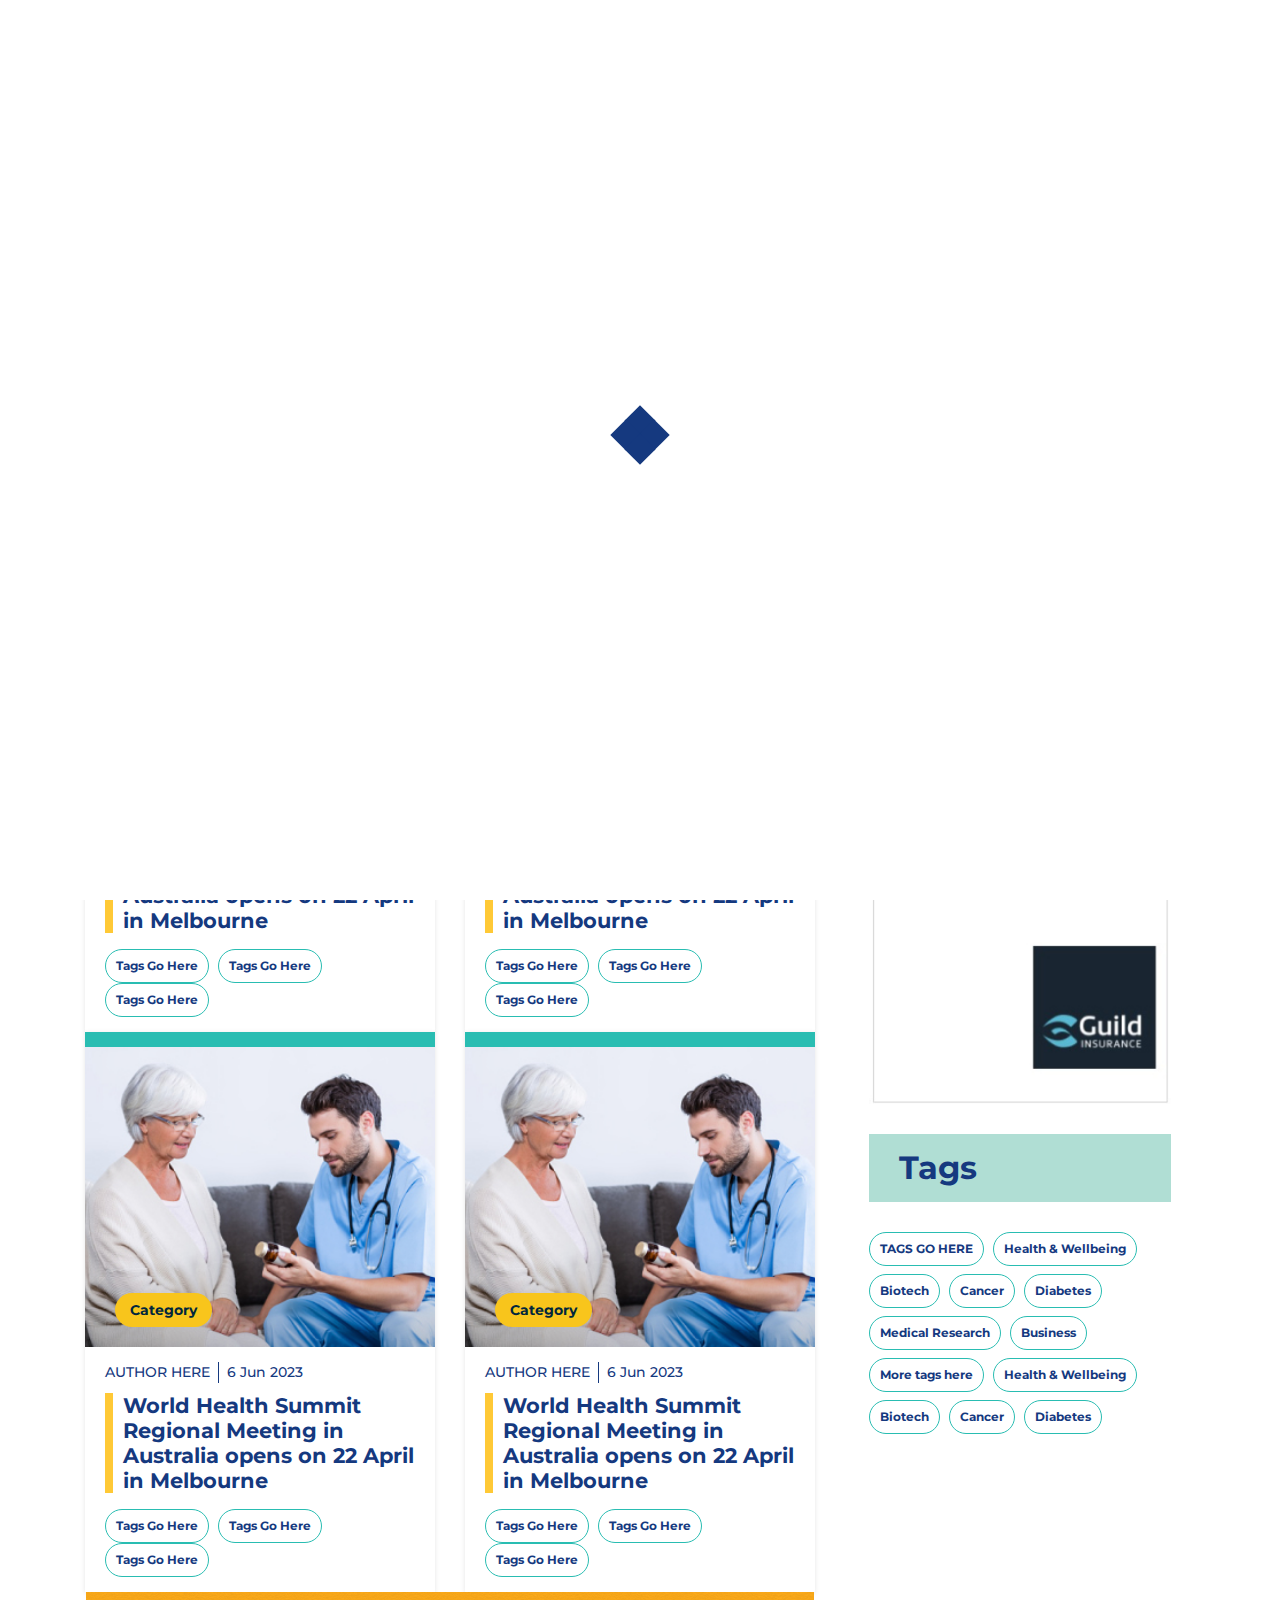
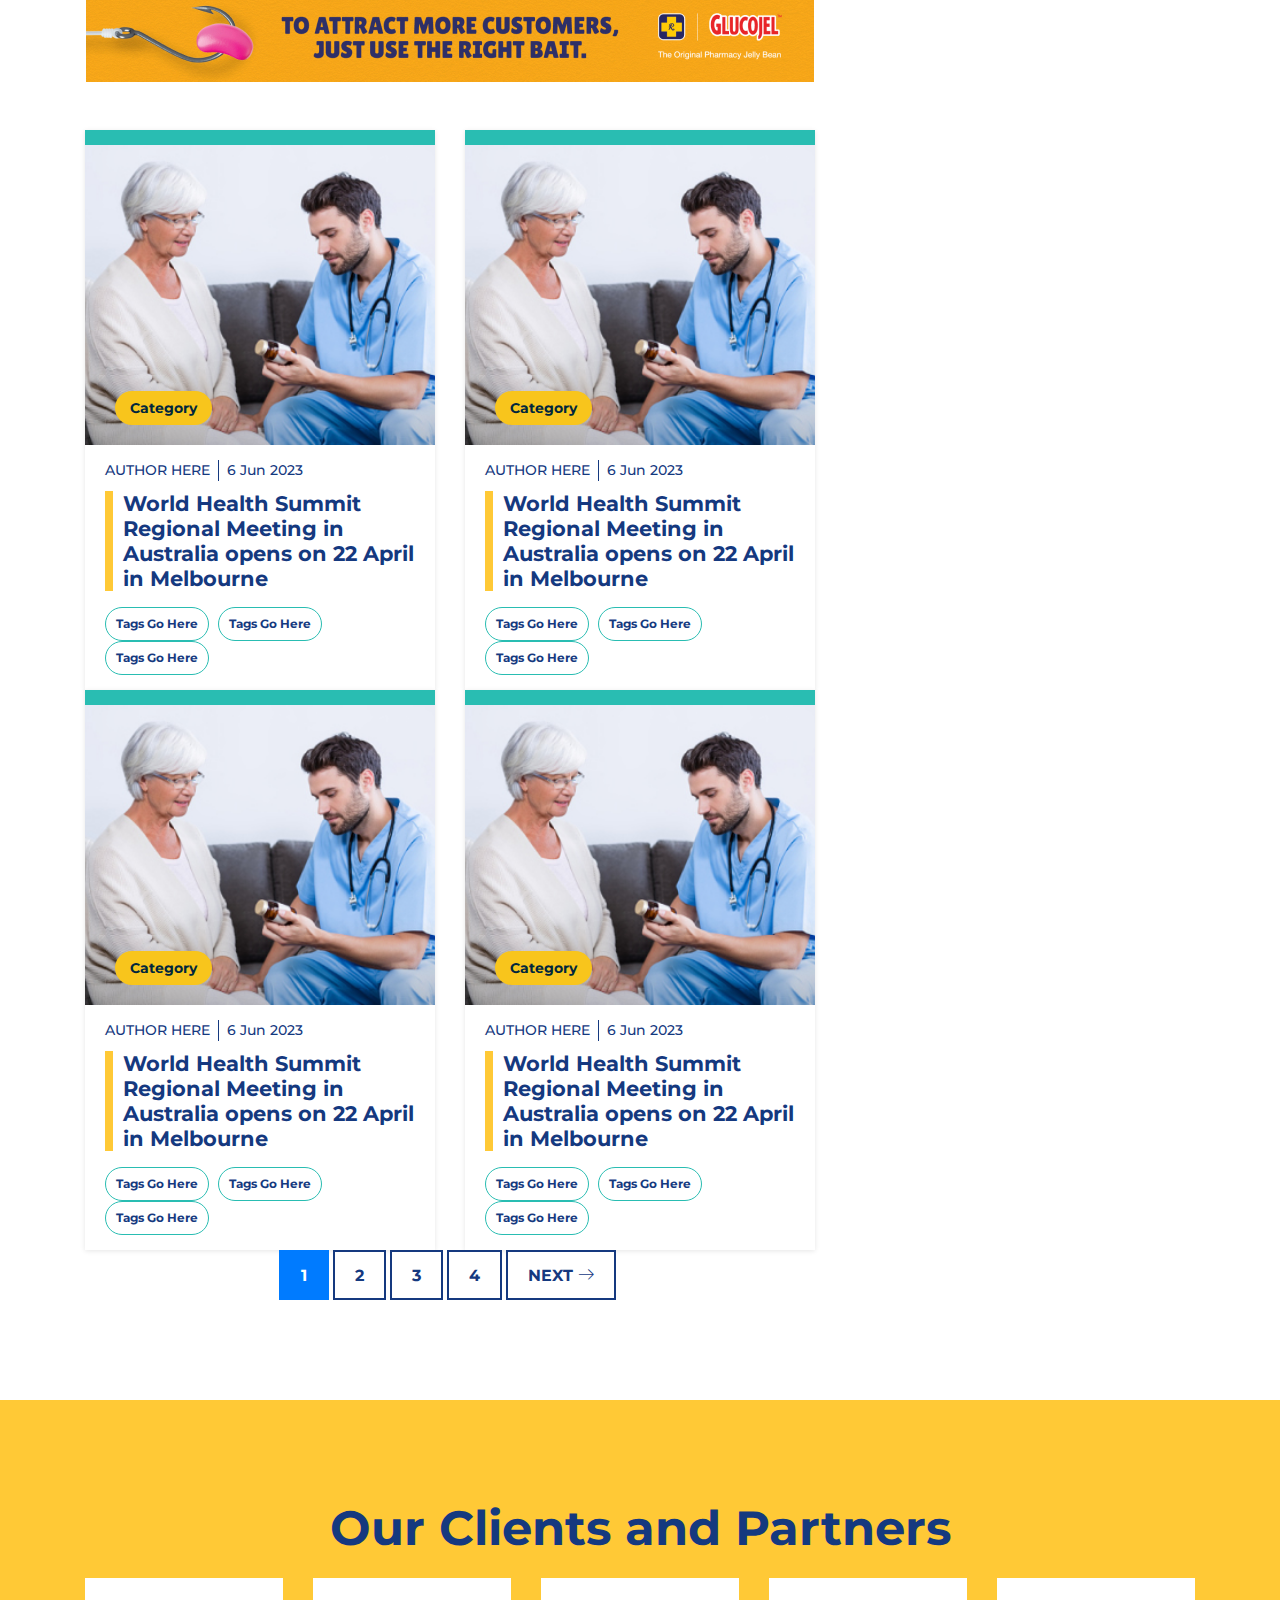
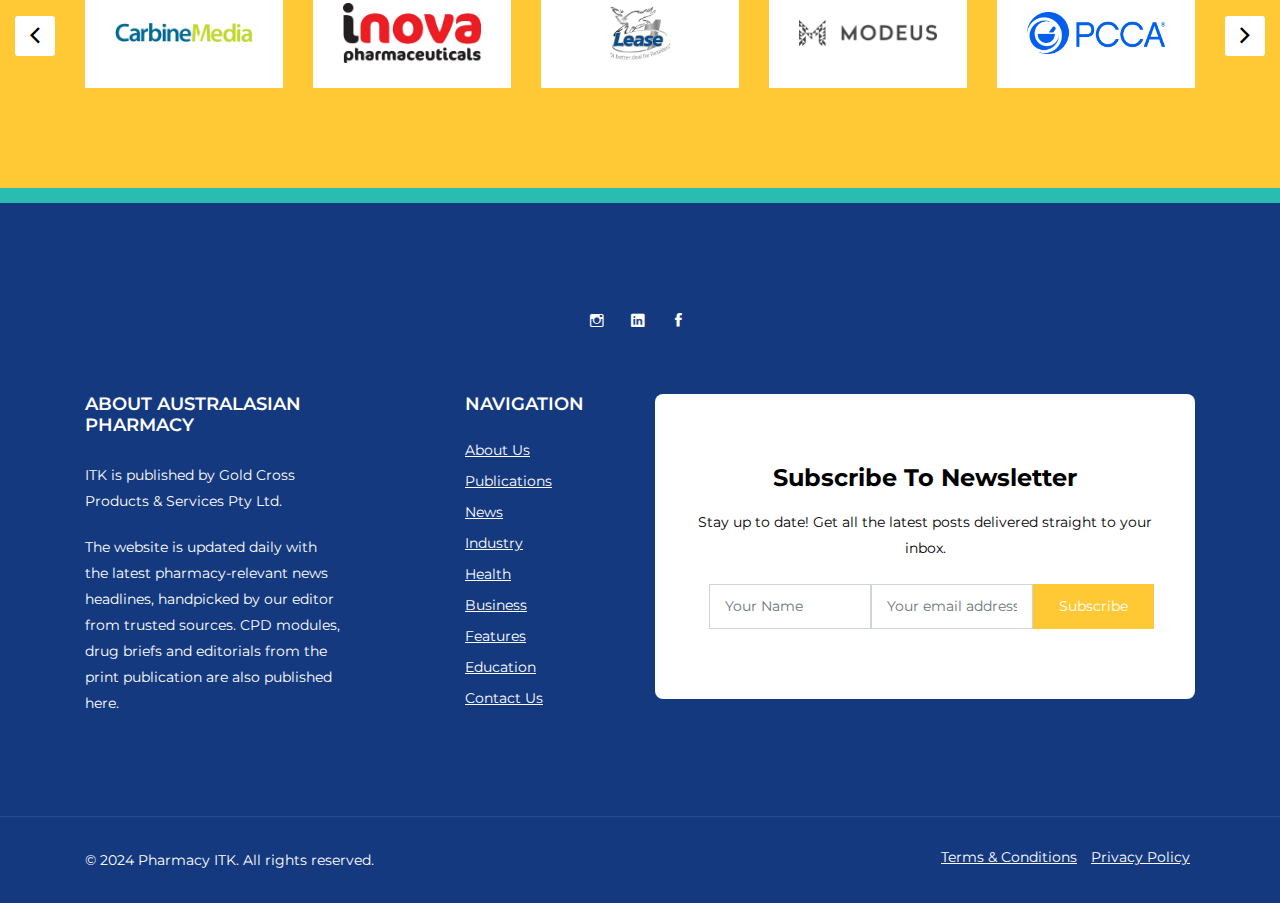
<file: Australasian-HTML/categories.html>
<!DOCTYPE html>
<html lang="en">
<head>
<!-- Meta -->
<meta charset="utf-8">
<meta http-equiv="X-UA-Compatible" content="IE=edge">
<meta content="Templatemanja" name="author">
<meta name="viewport" content="width=device-width, initial-scale=1">

<!-- SITE TITLE -->
<title>Australasian Pharmacy | Categories </title>
<!-- Favicon Icon -->
<link rel="shortcut icon" type="image/x-icon" href="assets/images/favicon.png">
<!-- Animation CSS -->
<link rel="stylesheet" href="assets/css/animate.css">	
<!-- Latest Bootstrap min CSS -->
<link rel="stylesheet" href="assets/bootstrap/css/bootstrap.min.css">
<!-- Google Font -->
<link rel="preconnect" href="https://fonts.googleapis.com">
<link rel="preconnect" href="https://fonts.gstatic.com" crossorigin>
<link href="https://fonts.googleapis.com/css2?family=Montserrat:ital,wght@0,100..900;1,100..900&display=swap" rel="stylesheet">

<!-- Icon Font CSS -->
<link rel="stylesheet" href="assets/css/ionicons.min.css">
<link rel="stylesheet" href="assets/css/themify-icons.css">
<link rel="stylesheet" href="assets/css/linearicons.css">
<!-- FontAwesome CSS -->
<link rel="stylesheet" href="assets/css/all.min.css">
<!--- owl carousel CSS-->
<link rel="stylesheet" href="assets/owlcarousel/css/owl.carousel.min.css">
<link rel="stylesheet" href="assets/owlcarousel/css/owl.theme.css">
<link rel="stylesheet" href="assets/owlcarousel/css/owl.theme.default.min.css">
<!-- Magnific Popup CSS -->
<link rel="stylesheet" href="assets/css/magnific-popup.css">
<!-- Style CSS -->
<link rel="stylesheet" href="assets/css/style.css">
<link rel="stylesheet" href="assets/css/responsive.css">

</head>

<body>

<!-- LOADER -->
<div id="preloader">
    <div class="sk-folding-cube">
		<div class="sk-folding-cube-box">
			<div class="sk-cube1 sk-cube"></div>
			<div class="sk-cube2 sk-cube"></div>
			<div class="sk-cube4 sk-cube"></div>
			<div class="sk-cube3 sk-cube"></div>
		</div>
	</div>
</div>
<!-- END LOADER -->

<!-- START POPUP -->
<div class="modal fade lr_popup" id="Login" tabindex="-1" role="dialog" aria-hidden="true">
	<div class="modal-dialog modal-md modal-dialog-centered" role="document">
    	<div class="modal-content border-0">
    		<div class="modal-body">
            	<button type="button" class="close" data-dismiss="modal" aria-label="Close">
                  <span aria-hidden="true">×</span>
                </button>
                <div class="row no-gutters">
                	<div class="col-12">
                    	<div class="padding_eight_all">	
                            <div class="heading_s1">
                                <h4>Login</h4>
                            </div>
                            <form method="post">
                                <div class="form-group">
                                    <input type="text" required="" class="form-control" name="email" placeholder="Your Email">
                                </div>
                                <div class="form-group">
                                    <input class="form-control" required="" type="password" name="password" placeholder="Password">
                                </div>
                                <div class="login_footer form-group">
                                    <div class="chek-form">
                                        <div class="custome-checkbox">
                                            <input class="form-check-input" type="checkbox" name="checkbox" id="exampleCheckbox1" value="">
                                            <label class="form-check-label" for="exampleCheckbox1"><span>Remember me</span></label>
                                        </div>
                                    </div>
                                    <a href="#">Forgot password?</a>
                                </div>
                                <div class="form-group">
                                    <button type="submit" class="btn btn-default btn-block" name="login">Log in</button>
                                </div>
                            </form>
                            <div class="different_login">
                                <span> or</span>
                            </div>
                            <div class="form-note text-center">Don't Have an Account? <a href="#" data-toggle="modal" data-dismiss="modal" data-target="#SignUp">Sign up now</a></div>
                        </div>
                	</div>
                </div>
        	</div>
        </div>
    </div>
</div>

<div class="modal fade lr_popup" id="SignUp" tabindex="-1" role="dialog" aria-hidden="true">
	<div class="modal-dialog modal-md modal-dialog-centered" role="document">
    	<div class="modal-content border-0">
    		<div class="modal-body">
            	<button type="button" class="close" data-dismiss="modal" aria-label="Close">
                  <span aria-hidden="true">×</span>
                </button>
                <div class="row no-gutters">
                	<div class="col-12">
                    	<div class="padding_eight_all">	
                            <div class="heading_s1">
                                <h4>Sign Up</h4>
                            </div>
                            <form method="post">
                                <div class="form-group">
                                    <input type="text" required="" class="form-control" name="name" placeholder="Enter Your Name">
                                </div>
                                <div class="form-group">
                                    <input type="text" required="" class="form-control" name="email" placeholder="Enter Your Email">
                                </div>
                                <div class="form-group">
                                    <input class="form-control" required="" type="password" name="password" placeholder="Password">
                                </div>
                                <div class="form-group">
                                    <input class="form-control" required="" type="password" name="password" placeholder="Confirm Password">
                                </div>
                                <div class="login_footer form-group">
                                    <div class="chek-form">
                                        <div class="custome-checkbox">
                                            <input class="form-check-input" type="checkbox" name="checkbox" id="exampleCheckbox3" value="">
                                            <label class="form-check-label" for="exampleCheckbox3"><span>I agree to terms &amp; Policy.</span></label>
                                        </div>
                                    </div>
                                </div>
                                <div class="form-group">
                                    <button type="submit" class="btn btn-default btn-block" name="register">Register</button>
                                </div>
                            </form>
                            
                            <div class="form-note text-center">Already have an account? <a href="#" data-toggle="modal" data-dismiss="modal" data-target="#Login">Login Here!</a></div>
                        </div>
                	</div>
                </div>
        	</div>
        </div>
    </div>
</div>
<!-- END POPUP --> 

<!-- START HEADER -->
<header class="header_wrap dark_skin fixed-top main_menu_size_16">
	<div class="top-header bg_dark_blue light_skin">
        <div class="container-fluid">
            <div class="row align-items-center">
                <div class="col-md-5">
                    
                </div>
                <div class="col-md-7">
                	<div class="d-flex align-items-center justify-content-center justify-content-md-end">
                        <ul class="header_list text-center text-md-left">
                            <li><a href="#"> About us </a></li>
                            <li><a href="#"> Contact us </a></li>
                            <li><a href="#" data-toggle="modal" data-target="#Login">Signup / Login</a></li>
                        </ul>
                    </div>
                </div>
            </div>
        </div>
    </div>
	<div class="container-fluid">
    	<nav class="navbar navbar-expand-lg justify-content-between"> 
            <a class="navbar-brand" href="index.html">
                <img class="logo_light" src="assets/images/Guild-Logo-white.png" alt="Australian Pharmacy logo" />
                <img class="logo_dark" src="assets/images/Guild-Logo.png" alt="Australian Pharmacy logo" />
            </a>
            <button class="navbar-toggler" type="button" data-toggle="collapse" data-target="#navbarSupportedContent" aria-controls="navbarSupportedContent" aria-expanded="false" aria-label="Toggle navigation"> <span class="ion-android-menu"></span> </button>
            <div class="collapse navbar-collapse " id="navbarSupportedContent">
                <ul class="navbar-nav">
                	<li><a class="nav-link nav_item" href="#"> Industry News </a></li>
                    <li><a class="nav-link nav_item" href="#"> Health & Wellbeing </a></li>
                    <li><a class="nav-link nav_item" href="#"> Business </a></li>
                    <li><a class="nav-link nav_item" href="#"> Featured </a></li>
                    <li class="dropdown"><a class="dropdown-toggle nav-link" data-toggle="dropdown" href="#"> Education </a>
                        <div class="dropdown-menu">
                            <ul> 
                                <li><a class="dropdown-item nav-link nav_item" href="#">Sub menu</a></li>
                                <li><a class="dropdown-item nav-link nav_item" href="#">Sub Post</a></li>
                                <li><a class="dropdown-item nav-link nav_item" href="#">Sub Page</a></li>
                            </ul>
                        </div>
                    </li>  
                    <li><a class="nav-link nav_item" href="#"> Publications </a></li>
                </ul>
            </div>
            <ul class="navbar-nav attr-nav align-items-center">
                <li>
                	<a href="javascript:void(0);" class="nav-link search_trigger"><i class="linearicons-magnifier"></i></a>
                    <div class="search_wrap">
                        <form>
                            <input type="text" placeholder="Search" class="form-control" id="search_input">
                            <button type="submit" class="search_icon"><i class="ion-ios-search-strong"></i></button>
                        </form>
                    </div>
                </li>
            </ul>
		</nav>
	</div>
</header>
<!-- END HEADER --> 


<!-- START ADs SECTION -->
<div class="section pt_70 pb_70">
	<div class="container">
    	<div class="row justify-content-center">
        	<div class="col-md-12 text-center">
            	<img src="assets/images/ads-banner.jpg" alt="" />
            </div>
        </div>
    </div>
</div>
<!-- END ADs SECTION -->


<!-- START BLOG Sidebar right -->
<div class="section pt-0">
	<div class="container">
    	<div class="row">
        	<div class="col-12">
            	<div class="heading_s1 heading_blue">
                	<h2> Category here </h2>
                </div>
            </div>
        </div>
    	<div class="row">
        	<div class="col-lg-8">
                <div class="row two-col">
                    <div class="col-md-6">
                        <div class="blog_post">
                            <div class="blog_img green_border">
                                <a href="#">
                                    <img src="assets/images/blog-2.jpg" alt="">
                                </a>
                                <div class="blog_tags">
                                    <a class="blog_tags_cat bg_warning" href="#"> Category </a>
                                </div>
                            </div>
                            <div class="blog_content">
                                <div class="blog_text">
                                    <ul class="blog_meta">
                                        <li><a href="#"><span> AUTHOR HERE </span></a></li>
                                        <li><a href="#"><span> 6 Jun 2023 </span></a></li>
                                    </ul>
                                    <h3 class="blog_heading"><a href="#"> World Health Summit Regional Meeting in Australia opens on 22 April in Melbourne </a></h3>
                                    <div class="blogs_tags mt-3">
                                        <ul>
                                            <li> <a href="#"> Tags Go Here </a> </li>
                                            <li> <a href="#"> Tags Go Here </a> </li>
                                            <li> <a href="#"> Tags Go Here </a> </li>
                                        </ul>
                                    </div>
                                </div>
                            </div>
                        </div>
                    </div>
                    <div class="col-md-6">
                        <div class="blog_post">
                            <div class="blog_img green_border">
                                <a href="#">
                                    <img src="assets/images/blog-2.jpg" alt="">
                                </a>
                                <div class="blog_tags">
                                    <a class="blog_tags_cat bg_warning" href="#"> Category </a>
                                </div>
                            </div>
                            <div class="blog_content">
                                <div class="blog_text">
                                    <ul class="blog_meta">
                                        <li><a href="#"><span> AUTHOR HERE </span></a></li>
                                        <li><a href="#"><span> 6 Jun 2023 </span></a></li>
                                    </ul>
                                    <h3 class="blog_heading"><a href="#"> World Health Summit Regional Meeting in Australia opens on 22 April in Melbourne </a></h3>
                                    <div class="blogs_tags mt-3">
                                        <ul>
                                            <li> <a href="#"> Tags Go Here </a> </li>
                                            <li> <a href="#"> Tags Go Here </a> </li>
                                            <li> <a href="#"> Tags Go Here </a> </li>
                                        </ul>
                                    </div>
                                </div>
                            </div>
                        </div>
                    </div>
                    <div class="col-md-6">
                        <div class="blog_post">
                            <div class="blog_img green_border">
                                <a href="#">
                                    <img src="assets/images/blog-2.jpg" alt="">
                                </a>
                                <div class="blog_tags">
                                    <a class="blog_tags_cat bg_warning" href="#"> Category </a>
                                </div>
                            </div>
                            <div class="blog_content">
                                <div class="blog_text">
                                    <ul class="blog_meta">
                                        <li><a href="#"><span> AUTHOR HERE </span></a></li>
                                        <li><a href="#"><span> 6 Jun 2023 </span></a></li>
                                    </ul>
                                    <h3 class="blog_heading"><a href="#"> World Health Summit Regional Meeting in Australia opens on 22 April in Melbourne </a></h3>
                                    <div class="blogs_tags mt-3">
                                        <ul>
                                            <li> <a href="#"> Tags Go Here </a> </li>
                                            <li> <a href="#"> Tags Go Here </a> </li>
                                            <li> <a href="#"> Tags Go Here </a> </li>
                                        </ul>
                                    </div>
                                </div>
                            </div>
                        </div>
                    </div>
                    <div class="col-md-6">
                        <div class="blog_post">
                            <div class="blog_img green_border">
                                <a href="#">
                                    <img src="assets/images/blog-2.jpg" alt="">
                                </a>
                                <div class="blog_tags">
                                    <a class="blog_tags_cat bg_warning" href="#"> Category </a>
                                </div>
                            </div>
                            <div class="blog_content">
                                <div class="blog_text">
                                    <ul class="blog_meta">
                                        <li><a href="#"><span> AUTHOR HERE </span></a></li>
                                        <li><a href="#"><span> 6 Jun 2023 </span></a></li>
                                    </ul>
                                    <h3 class="blog_heading"><a href="#"> World Health Summit Regional Meeting in Australia opens on 22 April in Melbourne </a></h3>
                                    <div class="blogs_tags mt-3">
                                        <ul>
                                            <li> <a href="#"> Tags Go Here </a> </li>
                                            <li> <a href="#"> Tags Go Here </a> </li>
                                            <li> <a href="#"> Tags Go Here </a> </li>
                                        </ul>
                                    </div>
                                </div>
                            </div>
                        </div>
                    </div>
                </div>
                
                <div class="row justify-content-center mb-5">
                    <div class="col-md-12 text-center">
                        <img src="assets/images/ads-banner2.jpg" alt="" />
                    </div>
                </div>
        
                <div class="row two-col">
                    <div class="col-md-6">
                        <div class="blog_post">
                            <div class="blog_img green_border">
                                <a href="#">
                                    <img src="assets/images/blog-2.jpg" alt="">
                                </a>
                                <div class="blog_tags">
                                    <a class="blog_tags_cat bg_warning" href="#"> Category </a>
                                </div>
                            </div>
                            <div class="blog_content">
                                <div class="blog_text">
                                    <ul class="blog_meta">
                                        <li><a href="#"><span> AUTHOR HERE </span></a></li>
                                        <li><a href="#"><span> 6 Jun 2023 </span></a></li>
                                    </ul>
                                    <h3 class="blog_heading"><a href="#"> World Health Summit Regional Meeting in Australia opens on 22 April in Melbourne </a></h3>
                                    <div class="blogs_tags mt-3">
                                        <ul>
                                            <li> <a href="#"> Tags Go Here </a> </li>
                                            <li> <a href="#"> Tags Go Here </a> </li>
                                            <li> <a href="#"> Tags Go Here </a> </li>
                                        </ul>
                                    </div>
                                </div>
                            </div>
                        </div>
                    </div>
                    <div class="col-md-6">
                        <div class="blog_post">
                            <div class="blog_img green_border">
                                <a href="#">
                                    <img src="assets/images/blog-2.jpg" alt="">
                                </a>
                                <div class="blog_tags">
                                    <a class="blog_tags_cat bg_warning" href="#"> Category </a>
                                </div>
                            </div>
                            <div class="blog_content">
                                <div class="blog_text">
                                    <ul class="blog_meta">
                                        <li><a href="#"><span> AUTHOR HERE </span></a></li>
                                        <li><a href="#"><span> 6 Jun 2023 </span></a></li>
                                    </ul>
                                    <h3 class="blog_heading"><a href="#"> World Health Summit Regional Meeting in Australia opens on 22 April in Melbourne </a></h3>
                                    <div class="blogs_tags mt-3">
                                        <ul>
                                            <li> <a href="#"> Tags Go Here </a> </li>
                                            <li> <a href="#"> Tags Go Here </a> </li>
                                            <li> <a href="#"> Tags Go Here </a> </li>
                                        </ul>
                                    </div>
                                </div>
                            </div>
                        </div>
                    </div>
                    <div class="col-md-6">
                        <div class="blog_post">
                            <div class="blog_img green_border">
                                <a href="#">
                                    <img src="assets/images/blog-2.jpg" alt="">
                                </a>
                                <div class="blog_tags">
                                    <a class="blog_tags_cat bg_warning" href="#"> Category </a>
                                </div>
                            </div>
                            <div class="blog_content">
                                <div class="blog_text">
                                    <ul class="blog_meta">
                                        <li><a href="#"><span> AUTHOR HERE </span></a></li>
                                        <li><a href="#"><span> 6 Jun 2023 </span></a></li>
                                    </ul>
                                    <h3 class="blog_heading"><a href="#"> World Health Summit Regional Meeting in Australia opens on 22 April in Melbourne </a></h3>
                                    <div class="blogs_tags mt-3">
                                        <ul>
                                            <li> <a href="#"> Tags Go Here </a> </li>
                                            <li> <a href="#"> Tags Go Here </a> </li>
                                            <li> <a href="#"> Tags Go Here </a> </li>
                                        </ul>
                                    </div>
                                </div>
                            </div>
                        </div>
                    </div>
                    <div class="col-md-6">
                        <div class="blog_post">
                            <div class="blog_img green_border">
                                <a href="#">
                                    <img src="assets/images/blog-2.jpg" alt="">
                                </a>
                                <div class="blog_tags">
                                    <a class="blog_tags_cat bg_warning" href="#"> Category </a>
                                </div>
                            </div>
                            <div class="blog_content">
                                <div class="blog_text">
                                    <ul class="blog_meta">
                                        <li><a href="#"><span> AUTHOR HERE </span></a></li>
                                        <li><a href="#"><span> 6 Jun 2023 </span></a></li>
                                    </ul>
                                    <h3 class="blog_heading"><a href="#"> World Health Summit Regional Meeting in Australia opens on 22 April in Melbourne </a></h3>
                                    <div class="blogs_tags mt-3">
                                        <ul>
                                            <li> <a href="#"> Tags Go Here </a> </li>
                                            <li> <a href="#"> Tags Go Here </a> </li>
                                            <li> <a href="#"> Tags Go Here </a> </li>
                                        </ul>
                                    </div>
                                </div>
                            </div>
                        </div>
                    </div>
                </div>
                
                <div class="row">
                    <div class="col-12">
                        <ul class="pagination justify-content-center">
                            <li class="page-item active"><a class="page-link" href="#">1</a></li>
                            <li class="page-item"><a class="page-link" href="#">2</a></li>
                            <li class="page-item"><a class="page-link" href="#">3</a></li>
                            <li class="page-item"><a class="page-link" href="#">4</a></li>
                            <li class="page-item"><a class="page-link" href="#"> NEXT <i class="linearicons-arrow-right"></i></a></li>
                        </ul>
                    </div>
                </div>
                
            </div>
            <div class="col-lg-4">
            	<div class="sidebar px-0 px-lg-4 pt-5 pt-lg-0">
                	<div class="widget">
                    	<div class="heading_s1">
                            <h5> Sidebar text </h5>
                        </div>
                        <p> Pharmacy Connect Convenor Kos Sclavos AM announced today that early bird registration for this year's Pharmacy Connect are now open… </p>
                    </div>
                    <div class="widget">
                    	<img src="assets/images/sidebar-ads-2.jpg" alt="">
                    </div>
                    <div class="widget">
                        <div class="heading_s1 heading_light_blue">
                            <h2> Tags </h2>
                        </div>
                        <div class="blogs_tags ">
                            <ul>
                                <li> <a href="#"> TAGS GO HERE </a> </li>
                                <li> <a href="#"> Health & Wellbeing </a> </li>
                                <li> <a href="#"> Biotech </a> </li>
                                <li> <a href="#"> Cancer </a> </li>
                                <li> <a href="#"> Diabetes </a> </li>
                                <li> <a href="#"> Medical Research </a> </li>
                                <li> <a href="#"> Business </a> </li>
                                <li> <a href="#"> More tags here </a> </li>
                                <li> <a href="#"> Health & Wellbeing </a> </li>
                                <li> <a href="#"> Biotech </a> </li>
                                <li> <a href="#"> Cancer </a> </li>
                                <li> <a href="#"> Diabetes </a> </li>
                            </ul>
                        </div>
                    </div>
                </div>
            </div>
        </div>
        
    </div>
</div>
<!-- START BLOG Sidebar right -->


<!-- START ADs SECTION -->
<div class="section p-0">
	<div class="container">
    	
    </div>
</div>
<!-- END ADs SECTION -->




<!-- START TRANDING POST -->
<div class="section bg_yellow ">
	<div class="container">
    	<div class="row">
        	<div class="col-md-12">
            	<div class="heading_s3 text-center">
                	<h2> Our Clients and Partners </h2>
                </div>
            </div>
        </div>
        <div class="row">
        	<div class="col-12">
            	<div class="carousel_slider owl-height owl-carousel owl-theme nav_style2" data-margin="30" data-loop="true" data-dots="false" data-nav="true" data-responsive='{"0":{"items": "1"}, "480":{"items": "2"}, "991":{"items": "3"}, "1199":{"items": "5"}}'>
                    <div class="item">
                        <div class="partners_logo">
                            <a href="https://www.carbinemedia.com.au/" target="_blank">
                                <img src="assets/images/Carbine-Media-Logo.png" alt="">
                            </a>
                        </div>
                    </div>
                    <div class="item">
                        <div class="partners_logo">
                            <a href="https://goldcrossproducts.com.au/" target="_blank">
                                <img src="assets/images/iNova-logo.jpg" alt="">
                            </a>
                        </div>
                    </div>
                    <div class="item">
                        <div class="partners_logo">
                            <a href="https://www.lease1.com.au/" target="_blank">
                                <img src="assets/images/lease1-logo-1.jpg" alt="">
                            </a>
                        </div>
                    </div>
                    <div class="item">
                        <div class="partners_logo">
                            <a href="https://www.modeus.com.au/" target="_blank">
                                <img src="assets/images/modeus-logo.png" alt="">
                            </a>
                        </div>
                    </div>
                    <div class="item">
                        <div class="partners_logo">
                            <a href="https://www.pccarx.com/" target="_blank">
                                <img src="assets/images/PCCA-Logo.jpg" alt="">
                            </a>
                        </div>
                    </div>
                    <div class="item">
                        <div class="partners_logo">
                            <a href="https://constellationtechnologies.com.au/" target="_blank">
                                <img src="assets/images/CT_218-Logo_Web_standard@2x.png" alt="">
                            </a>
                        </div>
                    </div>
                    <div class="item">
                        <div class="partners_logo">
                            <a href="http://codygroup.com.au/" target="_blank">
                                <img src="assets/images/CodyGroupLogoSmall.png" alt="">
                            </a>
                        </div>
                    </div>
                    <div class="item">
                        <div class="partners_logo">
                            <a href="https://www.afterpay.com/en-AU/pharmacy-guild-members" target="_blank">
                                <img src="assets/images/Afterpay_Badge_BlackonMint-1-1-scaled.jpg" alt="">
                            </a>
                        </div>
                    </div>
                    <div class="item">
                        <div class="partners_logo">
                            <a href="http://glucojel.com.au/" target="_blank">
                                <img src="assets/images/Glucojel-Logo.png" alt="">
                            </a>
                        </div>
                    </div>
                    <div class="item">
                        <div class="partners_logo">
                            <a href="https://goldx.com.au/member-perk/bupa---health-insurance-plan" target="_blank">
                                <img src="assets/images/Bupa.jpg" alt="">
                            </a>
                        </div>
                    </div>
                    
                </div>
            </div>
        </div>
    </div>
</div>
<!-- END TRANDING POST -->


<!-- START FOOTER SECTION --> 
<footer class="footer_dark green_border">
	<div class="footer_top ">
        <div class="container">
        	<div class="row">
            	<div class="col-12 text-center">
                	<ul class="social_icons social_white">
                    	<li><a href="#"><i class="ion-social-instagram-outline"></i></a></li>
                        <li><a href="#"><i class="ion-social-linkedin"></i></a></li>
                        <li><a href="#"><i class="ion-social-facebook"></i></a></li>                        
                    </ul>
                </div>
            </div>
            <div class="row">
            	<div class="col-12 text-center">
                	<div class="medium_divider"></div>
                </div>
            </div>
            <div class="row">
                <div class="col-xl-3 col-md-12 col-sm-12">
                    <div class="widget">
                        <h6 class="widget_title"> ABOUT AUSTRALASIAN PHARMACY </h6>
                        <p> ITK is published by Gold Cross Products & Services Pty Ltd. </p>
                        <p> The website is updated daily with the latest pharmacy-relevant news headlines, handpicked by our editor from trusted sources. CPD modules, drug briefs and editorials from the print publication are also published here.</p>
                    </div>
                </div>
                <div class="col-xl-2 col-md-3 offset-0 offset-lg-1 col-sm-4">
                    <div class="widget">
                    	<h6 class="widget_title"> NAVIGATION </h6>
                        <ul class="widget_links">
                            <li><a href="#">About Us</a></li>
                            <li><a href="#">Publications</a></li>
                            <li><a href="#"> News </a></li>
                            <li><a href="#"> Industry </a></li>
                            <li><a href="#"> Health </a></li>
                            <li><a href="#"> Business </a></li>
                            <li><a href="#"> Features </a></li>
                            <li><a href="#"> Education </a></li>
                            <li><a href="#"> Contact Us </a></li>
                        </ul>
                    </div>
                </div>
                <div class="col-xl-6 col-md-9 col-sm-8">
                	<div class="widget">
                        <div class="newsletter_box">
                            <div class="row justify-content-between align-items-center">
                                <div class="col-lg-12">
                                    <div class="heading_s1 text-center">
                                        <h4 class="mb-3"> Subscribe to newsletter </h4>
                                        <p> Stay up to date! Get all the latest posts delivered straight to your inbox. </p>
                                    </div>
                                    
                                </div>
                                <div class="col-lg-12">
                                    <div class="newsletter_form2 mt-2">
                                        <form>
                                        	<div class="row no-gutters justify-content-center">
                                            	<div class="col-md-9">
                                                	<div class="row no-gutters">
                                                    	<div class="col-md-6">
                                                        	<input required="" placeholder="Your Name" id="first-name" class="form-control form-control-sm" name="name" type="text">
                                                        </div>
                                                        <div class="col-md-6">
                                                        	<input type="text" required="" class="form-control form-control-sm" placeholder="Your email address..">
                                                        </div>
                                                    </div>
                                                </div>
                                                <div class="col-md-3">
                                                	<button type="submit" title="Subscribe" class="btn btn-default btn-sm" name="submit" value="Submit">Subscribe</button>
                                                </div>
                                            </div>
                                        </form>
                                    </div>
                                </div>
                            </div>
                        </div>
                        
                    </div>
                </div>
            </div>
        </div>
    </div>
    <div class="bottom_footer border-top-tran">
        <div class="container">
            <div class="row">
                <div class="col-md-6">
                    <p class="copyright m-0 text-center text-md-left"> © 2024 Pharmacy ITK. All rights reserved. </p>
                </div>
                <div class="col-md-6">
                	<ul class="list_none footer_link text-center text-md-right">
                    	<li><a href="#"> Terms & Conditions </a></li>
                        <li><a href="#"> Privacy Policy </a></li>
                    </ul>
                </div>
            </div>
        </div>
    </div>
</footer>
<!-- END FOOTER SECTION --> 

<a href="#" class="scrollup" style="display: none;"><i class="ion-ios-arrow-up"></i></a> 

<!-- Latest jQuery --> 
<script src="assets/js/jquery-1.12.4.min.js"></script> 
<!-- Latest compiled and minified Bootstrap --> 
<script src="assets/bootstrap/js/bootstrap.min.js"></script> 
<!-- owl-carousel min js  --> 
<script src="assets/owlcarousel/js/owl.carousel.min.js"></script> 
<!-- magnific-popup min js  --> 
<script src="assets/js/magnific-popup.min.js"></script> 
<!-- waypoints min js  --> 
<script src="assets/js/waypoints.min.js"></script> 
<!-- imagesloaded js -->
<script src="assets/js/imagesloaded.pkgd.min.js"></script>
<!-- isotope min js --> 
<script src="assets/js/isotope.min.js"></script>
<!-- jquery.appear js  -->
<script src="assets/js/jquery.appear.js"></script>
<!-- jquery.parallax-scroll js -->
<script src="assets/js/jquery.parallax-scroll.js"></script>
<!-- jquery.dd.min Js -->
<script src="assets/js/jquery.dd.min.js"></script>
<!-- scripts js --> 
<script src="assets/js/scripts.js"></script>

</body>
</html>
</file>
<file: assets/css/linearicons.css>
@font-face {
  font-family: 'Linearicons';
  src:  url('../fonts/Linearicons.eot?4t1dgh');
  src:  url('../fonts/Linearicons.eot?4t1dgh#iefix') format('embedded-opentype'),
  url('../fonts/Linearicons.ttf?4t1dgh') format('truetype'),
  url('../fonts/Linearicons.woff?4t1dgh') format('woff'),
  url('../fonts/Linearicons.svg?4t1dgh#Linearicons') format('svg');
  font-weight: normal;
  font-style: normal;

  src: url(../fonts/Linearicons.eot); /* For IE6-8 */
  src: local('Linearicons'),
  local('Linearicons'),
  url('../fonts/Linearicons.woff') format('woff'),
  url('../fonts/Linearicons.ttf') format('truetype');
}

.linearicons,

[class^="linearicons-"], [class*=" linearicons-"] {
  /* use !important to prevent issues with browser extensions that change fonts */
  font-family: 'Linearicons' !important;
  speak: none;
  font-style: normal;
  font-weight: normal;
  font-variant: normal;
  text-transform: none;
  line-height: 1;

  /* Better Font Rendering =========== */
  -webkit-font-smoothing: antialiased;
  -moz-osx-font-smoothing: grayscale;
}

.linearicons-home:before {
  content: "\e900";
}
.linearicons-home2:before {
  content: "\e901";
}
.linearicons-home3:before {
  content: "\e902";
}
.linearicons-home4:before {
  content: "\e903";
}
.linearicons-home5:before {
  content: "\e904";
}
.linearicons-home6:before {
  content: "\e905";
}
.linearicons-bathtub:before {
  content: "\e906";
}
.linearicons-toothbrush:before {
  content: "\e907";
}
.linearicons-bed:before {
  content: "\e908";
}
.linearicons-couch:before {
  content: "\e909";
}
.linearicons-chair:before {
  content: "\e90a";
}
.linearicons-city:before {
  content: "\e90b";
}
.linearicons-apartment:before {
  content: "\e90c";
}
.linearicons-pencil:before {
  content: "\e90d";
}
.linearicons-pencil2:before {
  content: "\e90e";
}
.linearicons-pen:before {
  content: "\e90f";
}
.linearicons-pencil3:before {
  content: "\e910";
}
.linearicons-eraser:before {
  content: "\e911";
}
.linearicons-pencil4:before {
  content: "\e912";
}
.linearicons-pencil5:before {
  content: "\e913";
}
.linearicons-feather:before {
  content: "\e914";
}
.linearicons-feather2:before {
  content: "\e915";
}
.linearicons-feather3:before {
  content: "\e916";
}
.linearicons-pen2:before {
  content: "\e917";
}
.linearicons-pen-add:before {
  content: "\e918";
}
.linearicons-pen-remove:before {
  content: "\e919";
}
.linearicons-vector:before {
  content: "\e91a";
}
.linearicons-pen3:before {
  content: "\e91b";
}
.linearicons-blog:before {
  content: "\e91c";
}
.linearicons-brush:before {
  content: "\e91d";
}
.linearicons-brush2:before {
  content: "\e91e";
}
.linearicons-spray:before {
  content: "\e91f";
}
.linearicons-paint-roller:before {
  content: "\e920";
}
.linearicons-stamp:before {
  content: "\e921";
}
.linearicons-tape:before {
  content: "\e922";
}
.linearicons-desk-tape:before {
  content: "\e923";
}
.linearicons-texture:before {
  content: "\e924";
}
.linearicons-eye-dropper:before {
  content: "\e925";
}
.linearicons-palette:before {
  content: "\e926";
}
.linearicons-color-sampler:before {
  content: "\e927";
}
.linearicons-bucket:before {
  content: "\e928";
}
.linearicons-gradient:before {
  content: "\e929";
}
.linearicons-gradient2:before {
  content: "\e92a";
}
.linearicons-magic-wand:before {
  content: "\e92b";
}
.linearicons-magnet:before {
  content: "\e92c";
}
.linearicons-pencil-ruler:before {
  content: "\e92d";
}
.linearicons-pencil-ruler2:before {
  content: "\e92e";
}
.linearicons-compass:before {
  content: "\e92f";
}
.linearicons-aim:before {
  content: "\e930";
}
.linearicons-gun:before {
  content: "\e931";
}
.linearicons-bottle:before {
  content: "\e932";
}
.linearicons-drop:before {
  content: "\e933";
}
.linearicons-drop-crossed:before {
  content: "\e934";
}
.linearicons-drop2:before {
  content: "\e935";
}
.linearicons-snow:before {
  content: "\e936";
}
.linearicons-snow2:before {
  content: "\e937";
}
.linearicons-fire:before {
  content: "\e938";
}
.linearicons-lighter:before {
  content: "\e939";
}
.linearicons-knife:before {
  content: "\e93a";
}
.linearicons-dagger:before {
  content: "\e93b";
}
.linearicons-tissue:before {
  content: "\e93c";
}
.linearicons-toilet-paper:before {
  content: "\e93d";
}
.linearicons-poop:before {
  content: "\e93e";
}
.linearicons-umbrella:before {
  content: "\e93f";
}
.linearicons-umbrella2:before {
  content: "\e940";
}
.linearicons-rain:before {
  content: "\e941";
}
.linearicons-tornado:before {
  content: "\e942";
}
.linearicons-wind:before {
  content: "\e943";
}
.linearicons-fan:before {
  content: "\e944";
}
.linearicons-contrast:before {
  content: "\e945";
}
.linearicons-sun-small:before {
  content: "\e946";
}
.linearicons-sun:before {
  content: "\e947";
}
.linearicons-sun2:before {
  content: "\e948";
}
.linearicons-moon:before {
  content: "\e949";
}
.linearicons-cloud:before {
  content: "\e94a";
}
.linearicons-cloud-upload:before {
  content: "\e94b";
}
.linearicons-cloud-download:before {
  content: "\e94c";
}
.linearicons-cloud-rain:before {
  content: "\e94d";
}
.linearicons-cloud-hailstones:before {
  content: "\e94e";
}
.linearicons-cloud-snow:before {
  content: "\e94f";
}
.linearicons-cloud-windy:before {
  content: "\e950";
}
.linearicons-sun-wind:before {
  content: "\e951";
}
.linearicons-cloud-fog:before {
  content: "\e952";
}
.linearicons-cloud-sun:before {
  content: "\e953";
}
.linearicons-cloud-lightning:before {
  content: "\e954";
}
.linearicons-cloud-sync:before {
  content: "\e955";
}
.linearicons-cloud-lock:before {
  content: "\e956";
}
.linearicons-cloud-gear:before {
  content: "\e957";
}
.linearicons-cloud-alert:before {
  content: "\e958";
}
.linearicons-cloud-check:before {
  content: "\e959";
}
.linearicons-cloud-cross:before {
  content: "\e95a";
}
.linearicons-cloud-crossed:before {
  content: "\e95b";
}
.linearicons-cloud-database:before {
  content: "\e95c";
}
.linearicons-database:before {
  content: "\e95d";
}
.linearicons-database-add:before {
  content: "\e95e";
}
.linearicons-database-remove:before {
  content: "\e95f";
}
.linearicons-database-lock:before {
  content: "\e960";
}
.linearicons-database-refresh:before {
  content: "\e961";
}
.linearicons-database-check:before {
  content: "\e962";
}
.linearicons-database-history:before {
  content: "\e963";
}
.linearicons-database-upload:before {
  content: "\e964";
}
.linearicons-database-download:before {
  content: "\e965";
}
.linearicons-server:before {
  content: "\e966";
}
.linearicons-shield:before {
  content: "\e967";
}
.linearicons-shield-check:before {
  content: "\e968";
}
.linearicons-shield-alert:before {
  content: "\e969";
}
.linearicons-shield-cross:before {
  content: "\e96a";
}
.linearicons-lock:before {
  content: "\e96b";
}
.linearicons-rotation-lock:before {
  content: "\e96c";
}
.linearicons-unlock:before {
  content: "\e96d";
}
.linearicons-key:before {
  content: "\e96e";
}
.linearicons-key-hole:before {
  content: "\e96f";
}
.linearicons-toggle-off:before {
  content: "\e970";
}
.linearicons-toggle-on:before {
  content: "\e971";
}
.linearicons-cog:before {
  content: "\e972";
}
.linearicons-cog2:before {
  content: "\e973";
}
.linearicons-wrench:before {
  content: "\e974";
}
.linearicons-screwdriver:before {
  content: "\e975";
}
.linearicons-hammer-wrench:before {
  content: "\e976";
}
.linearicons-hammer:before {
  content: "\e977";
}
.linearicons-saw:before {
  content: "\e978";
}
.linearicons-axe:before {
  content: "\e979";
}
.linearicons-axe2:before {
  content: "\e97a";
}
.linearicons-shovel:before {
  content: "\e97b";
}
.linearicons-pickaxe:before {
  content: "\e97c";
}
.linearicons-factory:before {
  content: "\e97d";
}
.linearicons-factory2:before {
  content: "\e97e";
}
.linearicons-recycle:before {
  content: "\e97f";
}
.linearicons-trash:before {
  content: "\e980";
}
.linearicons-trash2:before {
  content: "\e981";
}
.linearicons-trash3:before {
  content: "\e982";
}
.linearicons-broom:before {
  content: "\e983";
}
.linearicons-game:before {
  content: "\e984";
}
.linearicons-gamepad:before {
  content: "\e985";
}
.linearicons-joystick:before {
  content: "\e986";
}
.linearicons-dice:before {
  content: "\e987";
}
.linearicons-spades:before {
  content: "\e988";
}
.linearicons-diamonds:before {
  content: "\e989";
}
.linearicons-clubs:before {
  content: "\e98a";
}
.linearicons-hearts:before {
  content: "\e98b";
}
.linearicons-heart:before {
  content: "\e98c";
}
.linearicons-star:before {
  content: "\e98d";
}
.linearicons-star-half:before {
  content: "\e98e";
}
.linearicons-star-empty:before {
  content: "\e98f";
}
.linearicons-flag:before {
  content: "\e990";
}
.linearicons-flag2:before {
  content: "\e991";
}
.linearicons-flag3:before {
  content: "\e992";
}
.linearicons-mailbox-full:before {
  content: "\e993";
}
.linearicons-mailbox-empty:before {
  content: "\e994";
}
.linearicons-at-sign:before {
  content: "\e995";
}
.linearicons-envelope:before {
  content: "\e996";
}
.linearicons-envelope-open:before {
  content: "\e997";
}
.linearicons-paperclip:before {
  content: "\e998";
}
.linearicons-paper-plane:before {
  content: "\e999";
}
.linearicons-reply:before {
  content: "\e99a";
}
.linearicons-reply-all:before {
  content: "\e99b";
}
.linearicons-inbox:before {
  content: "\e99c";
}
.linearicons-inbox2:before {
  content: "\e99d";
}
.linearicons-outbox:before {
  content: "\e99e";
}
.linearicons-box:before {
  content: "\e99f";
}
.linearicons-archive:before {
  content: "\e9a0";
}
.linearicons-archive2:before {
  content: "\e9a1";
}
.linearicons-drawers:before {
  content: "\e9a2";
}
.linearicons-drawers2:before {
  content: "\e9a3";
}
.linearicons-drawers3:before {
  content: "\e9a4";
}
.linearicons-eye:before {
  content: "\e9a5";
}
.linearicons-eye-crossed:before {
  content: "\e9a6";
}
.linearicons-eye-plus:before {
  content: "\e9a7";
}
.linearicons-eye-minus:before {
  content: "\e9a8";
}
.linearicons-binoculars:before {
  content: "\e9a9";
}
.linearicons-binoculars2:before {
  content: "\e9aa";
}
.linearicons-hdd:before {
  content: "\e9ab";
}
.linearicons-hdd-down:before {
  content: "\e9ac";
}
.linearicons-hdd-up:before {
  content: "\e9ad";
}
.linearicons-floppy-disk:before {
  content: "\e9ae";
}
.linearicons-disc:before {
  content: "\e9af";
}
.linearicons-tape2:before {
  content: "\e9b0";
}
.linearicons-printer:before {
  content: "\e9b1";
}
.linearicons-shredder:before {
  content: "\e9b2";
}
.linearicons-file-empty:before {
  content: "\e9b3";
}
.linearicons-file-add:before {
  content: "\e9b4";
}
.linearicons-file-check:before {
  content: "\e9b5";
}
.linearicons-file-lock:before {
  content: "\e9b6";
}
.linearicons-files:before {
  content: "\e9b7";
}
.linearicons-copy:before {
  content: "\e9b8";
}
.linearicons-compare:before {
  content: "\e9b9";
}
.linearicons-folder:before {
  content: "\e9ba";
}
.linearicons-folder-search:before {
  content: "\e9bb";
}
.linearicons-folder-plus:before {
  content: "\e9bc";
}
.linearicons-folder-minus:before {
  content: "\e9bd";
}
.linearicons-folder-download:before {
  content: "\e9be";
}
.linearicons-folder-upload:before {
  content: "\e9bf";
}
.linearicons-folder-star:before {
  content: "\e9c0";
}
.linearicons-folder-heart:before {
  content: "\e9c1";
}
.linearicons-folder-user:before {
  content: "\e9c2";
}
.linearicons-folder-shared:before {
  content: "\e9c3";
}
.linearicons-folder-music:before {
  content: "\e9c4";
}
.linearicons-folder-picture:before {
  content: "\e9c5";
}
.linearicons-folder-film:before {
  content: "\e9c6";
}
.linearicons-scissors:before {
  content: "\e9c7";
}
.linearicons-paste:before {
  content: "\e9c8";
}
.linearicons-clipboard-empty:before {
  content: "\e9c9";
}
.linearicons-clipboard-pencil:before {
  content: "\e9ca";
}
.linearicons-clipboard-text:before {
  content: "\e9cb";
}
.linearicons-clipboard-check:before {
  content: "\e9cc";
}
.linearicons-clipboard-down:before {
  content: "\e9cd";
}
.linearicons-clipboard-left:before {
  content: "\e9ce";
}
.linearicons-clipboard-alert:before {
  content: "\e9cf";
}
.linearicons-clipboard-user:before {
  content: "\e9d0";
}
.linearicons-register:before {
  content: "\e9d1";
}
.linearicons-enter:before {
  content: "\e9d2";
}
.linearicons-exit:before {
  content: "\e9d3";
}
.linearicons-papers:before {
  content: "\e9d4";
}
.linearicons-news:before {
  content: "\e9d5";
}
.linearicons-reading:before {
  content: "\e9d6";
}
.linearicons-typewriter:before {
  content: "\e9d7";
}
.linearicons-document:before {
  content: "\e9d8";
}
.linearicons-document2:before {
  content: "\e9d9";
}
.linearicons-graduation-hat:before {
  content: "\e9da";
}
.linearicons-license:before {
  content: "\e9db";
}
.linearicons-license2:before {
  content: "\e9dc";
}
.linearicons-medal-empty:before {
  content: "\e9dd";
}
.linearicons-medal-first:before {
  content: "\e9de";
}
.linearicons-medal-second:before {
  content: "\e9df";
}
.linearicons-medal-third:before {
  content: "\e9e0";
}
.linearicons-podium:before {
  content: "\e9e1";
}
.linearicons-trophy:before {
  content: "\e9e2";
}
.linearicons-trophy2:before {
  content: "\e9e3";
}
.linearicons-music-note:before {
  content: "\e9e4";
}
.linearicons-music-note2:before {
  content: "\e9e5";
}
.linearicons-music-note3:before {
  content: "\e9e6";
}
.linearicons-playlist:before {
  content: "\e9e7";
}
.linearicons-playlist-add:before {
  content: "\e9e8";
}
.linearicons-guitar:before {
  content: "\e9e9";
}
.linearicons-trumpet:before {
  content: "\e9ea";
}
.linearicons-album:before {
  content: "\e9eb";
}
.linearicons-shuffle:before {
  content: "\e9ec";
}
.linearicons-repeat-one:before {
  content: "\e9ed";
}
.linearicons-repeat:before {
  content: "\e9ee";
}
.linearicons-headphones:before {
  content: "\e9ef";
}
.linearicons-headset:before {
  content: "\e9f0";
}
.linearicons-loudspeaker:before {
  content: "\e9f1";
}
.linearicons-equalizer:before {
  content: "\e9f2";
}
.linearicons-theater:before {
  content: "\e9f3";
}
.linearicons-3d-glasses:before {
  content: "\e9f4";
}
.linearicons-ticket:before {
  content: "\e9f5";
}
.linearicons-presentation:before {
  content: "\e9f6";
}
.linearicons-play:before {
  content: "\e9f7";
}
.linearicons-film-play:before {
  content: "\e9f8";
}
.linearicons-clapboard-play:before {
  content: "\e9f9";
}
.linearicons-media:before {
  content: "\e9fa";
}
.linearicons-film:before {
  content: "\e9fb";
}
.linearicons-film2:before {
  content: "\e9fc";
}
.linearicons-surveillance:before {
  content: "\e9fd";
}
.linearicons-surveillance2:before {
  content: "\e9fe";
}
.linearicons-camera:before {
  content: "\e9ff";
}
.linearicons-camera-crossed:before {
  content: "\ea00";
}
.linearicons-camera-play:before {
  content: "\ea01";
}
.linearicons-time-lapse:before {
  content: "\ea02";
}
.linearicons-record:before {
  content: "\ea03";
}
.linearicons-camera2:before {
  content: "\ea04";
}
.linearicons-camera-flip:before {
  content: "\ea05";
}
.linearicons-panorama:before {
  content: "\ea06";
}
.linearicons-time-lapse2:before {
  content: "\ea07";
}
.linearicons-shutter:before {
  content: "\ea08";
}
.linearicons-shutter2:before {
  content: "\ea09";
}
.linearicons-face-detection:before {
  content: "\ea0a";
}
.linearicons-flare:before {
  content: "\ea0b";
}
.linearicons-convex:before {
  content: "\ea0c";
}
.linearicons-concave:before {
  content: "\ea0d";
}
.linearicons-picture:before {
  content: "\ea0e";
}
.linearicons-picture2:before {
  content: "\ea0f";
}
.linearicons-picture3:before {
  content: "\ea10";
}
.linearicons-pictures:before {
  content: "\ea11";
}
.linearicons-book:before {
  content: "\ea12";
}
.linearicons-audio-book:before {
  content: "\ea13";
}
.linearicons-book2:before {
  content: "\ea14";
}
.linearicons-bookmark:before {
  content: "\ea15";
}
.linearicons-bookmark2:before {
  content: "\ea16";
}
.linearicons-label:before {
  content: "\ea17";
}
.linearicons-library:before {
  content: "\ea18";
}
.linearicons-library2:before {
  content: "\ea19";
}
.linearicons-contacts:before {
  content: "\ea1a";
}
.linearicons-profile:before {
  content: "\ea1b";
}
.linearicons-portrait:before {
  content: "\ea1c";
}
.linearicons-portrait2:before {
  content: "\ea1d";
}
.linearicons-user:before {
  content: "\ea1e";
}
.linearicons-user-plus:before {
  content: "\ea1f";
}
.linearicons-user-minus:before {
  content: "\ea20";
}
.linearicons-user-lock:before {
  content: "\ea21";
}
.linearicons-users:before {
  content: "\ea22";
}
.linearicons-users2:before {
  content: "\ea23";
}
.linearicons-users-plus:before {
  content: "\ea24";
}
.linearicons-users-minus:before {
  content: "\ea25";
}
.linearicons-group-work:before {
  content: "\ea26";
}
.linearicons-woman:before {
  content: "\ea27";
}
.linearicons-man:before {
  content: "\ea28";
}
.linearicons-baby:before {
  content: "\ea29";
}
.linearicons-baby2:before {
  content: "\ea2a";
}
.linearicons-baby3:before {
  content: "\ea2b";
}
.linearicons-baby-bottle:before {
  content: "\ea2c";
}
.linearicons-walk:before {
  content: "\ea2d";
}
.linearicons-hand-waving:before {
  content: "\ea2e";
}
.linearicons-jump:before {
  content: "\ea2f";
}
.linearicons-run:before {
  content: "\ea30";
}
.linearicons-woman2:before {
  content: "\ea31";
}
.linearicons-man2:before {
  content: "\ea32";
}
.linearicons-man-woman:before {
  content: "\ea33";
}
.linearicons-height:before {
  content: "\ea34";
}
.linearicons-weight:before {
  content: "\ea35";
}
.linearicons-scale:before {
  content: "\ea36";
}
.linearicons-button:before {
  content: "\ea37";
}
.linearicons-bow-tie:before {
  content: "\ea38";
}
.linearicons-tie:before {
  content: "\ea39";
}
.linearicons-socks:before {
  content: "\ea3a";
}
.linearicons-shoe:before {
  content: "\ea3b";
}
.linearicons-shoes:before {
  content: "\ea3c";
}
.linearicons-hat:before {
  content: "\ea3d";
}
.linearicons-pants:before {
  content: "\ea3e";
}
.linearicons-shorts:before {
  content: "\ea3f";
}
.linearicons-flip-flops:before {
  content: "\ea40";
}
.linearicons-shirt:before {
  content: "\ea41";
}
.linearicons-hanger:before {
  content: "\ea42";
}
.linearicons-laundry:before {
  content: "\ea43";
}
.linearicons-store:before {
  content: "\ea44";
}
.linearicons-haircut:before {
  content: "\ea45";
}
.linearicons-store-24:before {
  content: "\ea46";
}
.linearicons-barcode:before {
  content: "\ea47";
}
.linearicons-barcode2:before {
  content: "\ea48";
}
.linearicons-barcode3:before {
  content: "\ea49";
}
.linearicons-cashier:before {
  content: "\ea4a";
}
.linearicons-bag:before {
  content: "\ea4b";
}
.linearicons-bag2:before {
  content: "\ea4c";
}
.linearicons-cart:before {
  content: "\ea4d";
}
.linearicons-cart-empty:before {
  content: "\ea4e";
}
.linearicons-cart-full:before {
  content: "\ea4f";
}
.linearicons-cart-plus:before {
  content: "\ea50";
}
.linearicons-cart-plus2:before {
  content: "\ea51";
}
.linearicons-cart-add:before {
  content: "\ea52";
}
.linearicons-cart-remove:before {
  content: "\ea53";
}
.linearicons-cart-exchange:before {
  content: "\ea54";
}
.linearicons-tag:before {
  content: "\ea55";
}
.linearicons-tags:before {
  content: "\ea56";
}
.linearicons-receipt:before {
  content: "\ea57";
}
.linearicons-wallet:before {
  content: "\ea58";
}
.linearicons-credit-card:before {
  content: "\ea59";
}
.linearicons-cash-dollar:before {
  content: "\ea5a";
}
.linearicons-cash-euro:before {
  content: "\ea5b";
}
.linearicons-cash-pound:before {
  content: "\ea5c";
}
.linearicons-cash-yen:before {
  content: "\ea5d";
}
.linearicons-bag-dollar:before {
  content: "\ea5e";
}
.linearicons-bag-euro:before {
  content: "\ea5f";
}
.linearicons-bag-pound:before {
  content: "\ea60";
}
.linearicons-bag-yen:before {
  content: "\ea61";
}
.linearicons-coin-dollar:before {
  content: "\ea62";
}
.linearicons-coin-euro:before {
  content: "\ea63";
}
.linearicons-coin-pound:before {
  content: "\ea64";
}
.linearicons-coin-yen:before {
  content: "\ea65";
}
.linearicons-calculator:before {
  content: "\ea66";
}
.linearicons-calculator2:before {
  content: "\ea67";
}
.linearicons-abacus:before {
  content: "\ea68";
}
.linearicons-vault:before {
  content: "\ea69";
}
.linearicons-telephone:before {
  content: "\ea6a";
}
.linearicons-phone-lock:before {
  content: "\ea6b";
}
.linearicons-phone-wave:before {
  content: "\ea6c";
}
.linearicons-phone-pause:before {
  content: "\ea6d";
}
.linearicons-phone-outgoing:before {
  content: "\ea6e";
}
.linearicons-phone-incoming:before {
  content: "\ea6f";
}
.linearicons-phone-in-out:before {
  content: "\ea70";
}
.linearicons-phone-error:before {
  content: "\ea71";
}
.linearicons-phone-sip:before {
  content: "\ea72";
}
.linearicons-phone-plus:before {
  content: "\ea73";
}
.linearicons-phone-minus:before {
  content: "\ea74";
}
.linearicons-voicemail:before {
  content: "\ea75";
}
.linearicons-dial:before {
  content: "\ea76";
}
.linearicons-telephone2:before {
  content: "\ea77";
}
.linearicons-pushpin:before {
  content: "\ea78";
}
.linearicons-pushpin2:before {
  content: "\ea79";
}
.linearicons-map-marker:before {
  content: "\ea7a";
}
.linearicons-map-marker-user:before {
  content: "\ea7b";
}
.linearicons-map-marker-down:before {
  content: "\ea7c";
}
.linearicons-map-marker-check:before {
  content: "\ea7d";
}
.linearicons-map-marker-crossed:before {
  content: "\ea7e";
}
.linearicons-radar:before {
  content: "\ea7f";
}
.linearicons-compass2:before {
  content: "\ea80";
}
.linearicons-map:before {
  content: "\ea81";
}
.linearicons-map2:before {
  content: "\ea82";
}
.linearicons-location:before {
  content: "\ea83";
}
.linearicons-road-sign:before {
  content: "\ea84";
}
.linearicons-calendar-empty:before {
  content: "\ea85";
}
.linearicons-calendar-check:before {
  content: "\ea86";
}
.linearicons-calendar-cross:before {
  content: "\ea87";
}
.linearicons-calendar-31:before {
  content: "\ea88";
}
.linearicons-calendar-full:before {
  content: "\ea89";
}
.linearicons-calendar-insert:before {
  content: "\ea8a";
}
.linearicons-calendar-text:before {
  content: "\ea8b";
}
.linearicons-calendar-user:before {
  content: "\ea8c";
}
.linearicons-mouse:before {
  content: "\ea8d";
}
.linearicons-mouse-left:before {
  content: "\ea8e";
}
.linearicons-mouse-right:before {
  content: "\ea8f";
}
.linearicons-mouse-both:before {
  content: "\ea90";
}
.linearicons-keyboard:before {
  content: "\ea91";
}
.linearicons-keyboard-up:before {
  content: "\ea92";
}
.linearicons-keyboard-down:before {
  content: "\ea93";
}
.linearicons-delete:before {
  content: "\ea94";
}
.linearicons-spell-check:before {
  content: "\ea95";
}
.linearicons-escape:before {
  content: "\ea96";
}
.linearicons-enter2:before {
  content: "\ea97";
}
.linearicons-screen:before {
  content: "\ea98";
}
.linearicons-aspect-ratio:before {
  content: "\ea99";
}
.linearicons-signal:before {
  content: "\ea9a";
}
.linearicons-signal-lock:before {
  content: "\ea9b";
}
.linearicons-signal-80:before {
  content: "\ea9c";
}
.linearicons-signal-60:before {
  content: "\ea9d";
}
.linearicons-signal-40:before {
  content: "\ea9e";
}
.linearicons-signal-20:before {
  content: "\ea9f";
}
.linearicons-signal-0:before {
  content: "\eaa0";
}
.linearicons-signal-blocked:before {
  content: "\eaa1";
}
.linearicons-sim:before {
  content: "\eaa2";
}
.linearicons-flash-memory:before {
  content: "\eaa3";
}
.linearicons-usb-drive:before {
  content: "\eaa4";
}
.linearicons-phone:before {
  content: "\eaa5";
}
.linearicons-smartphone:before {
  content: "\eaa6";
}
.linearicons-smartphone-notification:before {
  content: "\eaa7";
}
.linearicons-smartphone-vibration:before {
  content: "\eaa8";
}
.linearicons-smartphone-embed:before {
  content: "\eaa9";
}
.linearicons-smartphone-waves:before {
  content: "\eaaa";
}
.linearicons-tablet:before {
  content: "\eaab";
}
.linearicons-tablet2:before {
  content: "\eaac";
}
.linearicons-laptop:before {
  content: "\eaad";
}
.linearicons-laptop-phone:before {
  content: "\eaae";
}
.linearicons-desktop:before {
  content: "\eaaf";
}
.linearicons-launch:before {
  content: "\eab0";
}
.linearicons-new-tab:before {
  content: "\eab1";
}
.linearicons-window:before {
  content: "\eab2";
}
.linearicons-cable:before {
  content: "\eab3";
}
.linearicons-cable2:before {
  content: "\eab4";
}
.linearicons-tv:before {
  content: "\eab5";
}
.linearicons-radio:before {
  content: "\eab6";
}
.linearicons-remote-control:before {
  content: "\eab7";
}
.linearicons-power-switch:before {
  content: "\eab8";
}
.linearicons-power:before {
  content: "\eab9";
}
.linearicons-power-crossed:before {
  content: "\eaba";
}
.linearicons-flash-auto:before {
  content: "\eabb";
}
.linearicons-lamp:before {
  content: "\eabc";
}
.linearicons-flashlight:before {
  content: "\eabd";
}
.linearicons-lampshade:before {
  content: "\eabe";
}
.linearicons-cord:before {
  content: "\eabf";
}
.linearicons-outlet:before {
  content: "\eac0";
}
.linearicons-battery-power:before {
  content: "\eac1";
}
.linearicons-battery-empty:before {
  content: "\eac2";
}
.linearicons-battery-alert:before {
  content: "\eac3";
}
.linearicons-battery-error:before {
  content: "\eac4";
}
.linearicons-battery-low1:before {
  content: "\eac5";
}
.linearicons-battery-low2:before {
  content: "\eac6";
}
.linearicons-battery-low3:before {
  content: "\eac7";
}
.linearicons-battery-mid1:before {
  content: "\eac8";
}
.linearicons-battery-mid2:before {
  content: "\eac9";
}
.linearicons-battery-mid3:before {
  content: "\eaca";
}
.linearicons-battery-full:before {
  content: "\eacb";
}
.linearicons-battery-charging:before {
  content: "\eacc";
}
.linearicons-battery-charging2:before {
  content: "\eacd";
}
.linearicons-battery-charging3:before {
  content: "\eace";
}
.linearicons-battery-charging4:before {
  content: "\eacf";
}
.linearicons-battery-charging5:before {
  content: "\ead0";
}
.linearicons-battery-charging6:before {
  content: "\ead1";
}
.linearicons-battery-charging7:before {
  content: "\ead2";
}
.linearicons-chip:before {
  content: "\ead3";
}
.linearicons-chip-x64:before {
  content: "\ead4";
}
.linearicons-chip-x86:before {
  content: "\ead5";
}
.linearicons-bubble:before {
  content: "\ead6";
}
.linearicons-bubbles:before {
  content: "\ead7";
}
.linearicons-bubble-dots:before {
  content: "\ead8";
}
.linearicons-bubble-alert:before {
  content: "\ead9";
}
.linearicons-bubble-question:before {
  content: "\eada";
}
.linearicons-bubble-text:before {
  content: "\eadb";
}
.linearicons-bubble-pencil:before {
  content: "\eadc";
}
.linearicons-bubble-picture:before {
  content: "\eadd";
}
.linearicons-bubble-video:before {
  content: "\eade";
}
.linearicons-bubble-user:before {
  content: "\eadf";
}
.linearicons-bubble-quote:before {
  content: "\eae0";
}
.linearicons-bubble-heart:before {
  content: "\eae1";
}
.linearicons-bubble-emoticon:before {
  content: "\eae2";
}
.linearicons-bubble-attachment:before {
  content: "\eae3";
}
.linearicons-phone-bubble:before {
  content: "\eae4";
}
.linearicons-quote-open:before {
  content: "\eae5";
}
.linearicons-quote-close:before {
  content: "\eae6";
}
.linearicons-dna:before {
  content: "\eae7";
}
.linearicons-heart-pulse:before {
  content: "\eae8";
}
.linearicons-pulse:before {
  content: "\eae9";
}
.linearicons-syringe:before {
  content: "\eaea";
}
.linearicons-pills:before {
  content: "\eaeb";
}
.linearicons-first-aid:before {
  content: "\eaec";
}
.linearicons-lifebuoy:before {
  content: "\eaed";
}
.linearicons-bandage:before {
  content: "\eaee";
}
.linearicons-bandages:before {
  content: "\eaef";
}
.linearicons-thermometer:before {
  content: "\eaf0";
}
.linearicons-microscope:before {
  content: "\eaf1";
}
.linearicons-brain:before {
  content: "\eaf2";
}
.linearicons-beaker:before {
  content: "\eaf3";
}
.linearicons-skull:before {
  content: "\eaf4";
}
.linearicons-bone:before {
  content: "\eaf5";
}
.linearicons-construction:before {
  content: "\eaf6";
}
.linearicons-construction-cone:before {
  content: "\eaf7";
}
.linearicons-pie-chart:before {
  content: "\eaf8";
}
.linearicons-pie-chart2:before {
  content: "\eaf9";
}
.linearicons-graph:before {
  content: "\eafa";
}
.linearicons-chart-growth:before {
  content: "\eafb";
}
.linearicons-chart-bars:before {
  content: "\eafc";
}
.linearicons-chart-settings:before {
  content: "\eafd";
}
.linearicons-cake:before {
  content: "\eafe";
}
.linearicons-gift:before {
  content: "\eaff";
}
.linearicons-balloon:before {
  content: "\eb00";
}
.linearicons-rank:before {
  content: "\eb01";
}
.linearicons-rank2:before {
  content: "\eb02";
}
.linearicons-rank3:before {
  content: "\eb03";
}
.linearicons-crown:before {
  content: "\eb04";
}
.linearicons-lotus:before {
  content: "\eb05";
}
.linearicons-diamond:before {
  content: "\eb06";
}
.linearicons-diamond2:before {
  content: "\eb07";
}
.linearicons-diamond3:before {
  content: "\eb08";
}
.linearicons-diamond4:before {
  content: "\eb09";
}
.linearicons-linearicons:before {
  content: "\eb0a";
}
.linearicons-teacup:before {
  content: "\eb0b";
}
.linearicons-teapot:before {
  content: "\eb0c";
}
.linearicons-glass:before {
  content: "\eb0d";
}
.linearicons-bottle2:before {
  content: "\eb0e";
}
.linearicons-glass-cocktail:before {
  content: "\eb0f";
}
.linearicons-glass2:before {
  content: "\eb10";
}
.linearicons-dinner:before {
  content: "\eb11";
}
.linearicons-dinner2:before {
  content: "\eb12";
}
.linearicons-chef:before {
  content: "\eb13";
}
.linearicons-scale2:before {
  content: "\eb14";
}
.linearicons-egg:before {
  content: "\eb15";
}
.linearicons-egg2:before {
  content: "\eb16";
}
.linearicons-eggs:before {
  content: "\eb17";
}
.linearicons-platter:before {
  content: "\eb18";
}
.linearicons-steak:before {
  content: "\eb19";
}
.linearicons-hamburger:before {
  content: "\eb1a";
}
.linearicons-hotdog:before {
  content: "\eb1b";
}
.linearicons-pizza:before {
  content: "\eb1c";
}
.linearicons-sausage:before {
  content: "\eb1d";
}
.linearicons-chicken:before {
  content: "\eb1e";
}
.linearicons-fish:before {
  content: "\eb1f";
}
.linearicons-carrot:before {
  content: "\eb20";
}
.linearicons-cheese:before {
  content: "\eb21";
}
.linearicons-bread:before {
  content: "\eb22";
}
.linearicons-ice-cream:before {
  content: "\eb23";
}
.linearicons-ice-cream2:before {
  content: "\eb24";
}
.linearicons-candy:before {
  content: "\eb25";
}
.linearicons-lollipop:before {
  content: "\eb26";
}
.linearicons-coffee-bean:before {
  content: "\eb27";
}
.linearicons-coffee-cup:before {
  content: "\eb28";
}
.linearicons-cherry:before {
  content: "\eb29";
}
.linearicons-grapes:before {
  content: "\eb2a";
}
.linearicons-citrus:before {
  content: "\eb2b";
}
.linearicons-apple:before {
  content: "\eb2c";
}
.linearicons-leaf:before {
  content: "\eb2d";
}
.linearicons-landscape:before {
  content: "\eb2e";
}
.linearicons-pine-tree:before {
  content: "\eb2f";
}
.linearicons-tree:before {
  content: "\eb30";
}
.linearicons-cactus:before {
  content: "\eb31";
}
.linearicons-paw:before {
  content: "\eb32";
}
.linearicons-footprint:before {
  content: "\eb33";
}
.linearicons-speed-slow:before {
  content: "\eb34";
}
.linearicons-speed-medium:before {
  content: "\eb35";
}
.linearicons-speed-fast:before {
  content: "\eb36";
}
.linearicons-rocket:before {
  content: "\eb37";
}
.linearicons-hammer2:before {
  content: "\eb38";
}
.linearicons-balance:before {
  content: "\eb39";
}
.linearicons-briefcase:before {
  content: "\eb3a";
}
.linearicons-luggage-weight:before {
  content: "\eb3b";
}
.linearicons-dolly:before {
  content: "\eb3c";
}
.linearicons-plane:before {
  content: "\eb3d";
}
.linearicons-plane-crossed:before {
  content: "\eb3e";
}
.linearicons-helicopter:before {
  content: "\eb3f";
}
.linearicons-traffic-lights:before {
  content: "\eb40";
}
.linearicons-siren:before {
  content: "\eb41";
}
.linearicons-road:before {
  content: "\eb42";
}
.linearicons-engine:before {
  content: "\eb43";
}
.linearicons-oil-pressure:before {
  content: "\eb44";
}
.linearicons-coolant-temperature:before {
  content: "\eb45";
}
.linearicons-car-battery:before {
  content: "\eb46";
}
.linearicons-gas:before {
  content: "\eb47";
}
.linearicons-gallon:before {
  content: "\eb48";
}
.linearicons-transmission:before {
  content: "\eb49";
}
.linearicons-car:before {
  content: "\eb4a";
}
.linearicons-car-wash:before {
  content: "\eb4b";
}
.linearicons-car-wash2:before {
  content: "\eb4c";
}
.linearicons-bus:before {
  content: "\eb4d";
}
.linearicons-bus2:before {
  content: "\eb4e";
}
.linearicons-car2:before {
  content: "\eb4f";
}
.linearicons-parking:before {
  content: "\eb50";
}
.linearicons-car-lock:before {
  content: "\eb51";
}
.linearicons-taxi:before {
  content: "\eb52";
}
.linearicons-car-siren:before {
  content: "\eb53";
}
.linearicons-car-wash3:before {
  content: "\eb54";
}
.linearicons-car-wash4:before {
  content: "\eb55";
}
.linearicons-ambulance:before {
  content: "\eb56";
}
.linearicons-truck:before {
  content: "\eb57";
}
.linearicons-trailer:before {
  content: "\eb58";
}
.linearicons-scale-truck:before {
  content: "\eb59";
}
.linearicons-train:before {
  content: "\eb5a";
}
.linearicons-ship:before {
  content: "\eb5b";
}
.linearicons-ship2:before {
  content: "\eb5c";
}
.linearicons-anchor:before {
  content: "\eb5d";
}
.linearicons-boat:before {
  content: "\eb5e";
}
.linearicons-bicycle:before {
  content: "\eb5f";
}
.linearicons-bicycle2:before {
  content: "\eb60";
}
.linearicons-dumbbell:before {
  content: "\eb61";
}
.linearicons-bench-press:before {
  content: "\eb62";
}
.linearicons-swim:before {
  content: "\eb63";
}
.linearicons-football:before {
  content: "\eb64";
}
.linearicons-baseball-bat:before {
  content: "\eb65";
}
.linearicons-baseball:before {
  content: "\eb66";
}
.linearicons-tennis:before {
  content: "\eb67";
}
.linearicons-tennis2:before {
  content: "\eb68";
}
.linearicons-ping-pong:before {
  content: "\eb69";
}
.linearicons-hockey:before {
  content: "\eb6a";
}
.linearicons-8ball:before {
  content: "\eb6b";
}
.linearicons-bowling:before {
  content: "\eb6c";
}
.linearicons-bowling-pins:before {
  content: "\eb6d";
}
.linearicons-golf:before {
  content: "\eb6e";
}
.linearicons-golf2:before {
  content: "\eb6f";
}
.linearicons-archery:before {
  content: "\eb70";
}
.linearicons-slingshot:before {
  content: "\eb71";
}
.linearicons-soccer:before {
  content: "\eb72";
}
.linearicons-basketball:before {
  content: "\eb73";
}
.linearicons-cube:before {
  content: "\eb74";
}
.linearicons-3d-rotate:before {
  content: "\eb75";
}
.linearicons-puzzle:before {
  content: "\eb76";
}
.linearicons-glasses:before {
  content: "\eb77";
}
.linearicons-glasses2:before {
  content: "\eb78";
}
.linearicons-accessibility:before {
  content: "\eb79";
}
.linearicons-wheelchair:before {
  content: "\eb7a";
}
.linearicons-wall:before {
  content: "\eb7b";
}
.linearicons-fence:before {
  content: "\eb7c";
}
.linearicons-wall2:before {
  content: "\eb7d";
}
.linearicons-icons:before {
  content: "\eb7e";
}
.linearicons-resize-handle:before {
  content: "\eb7f";
}
.linearicons-icons2:before {
  content: "\eb80";
}
.linearicons-select:before {
  content: "\eb81";
}
.linearicons-select2:before {
  content: "\eb82";
}
.linearicons-site-map:before {
  content: "\eb83";
}
.linearicons-earth:before {
  content: "\eb84";
}
.linearicons-earth-lock:before {
  content: "\eb85";
}
.linearicons-network:before {
  content: "\eb86";
}
.linearicons-network-lock:before {
  content: "\eb87";
}
.linearicons-planet:before {
  content: "\eb88";
}
.linearicons-happy:before {
  content: "\eb89";
}
.linearicons-smile:before {
  content: "\eb8a";
}
.linearicons-grin:before {
  content: "\eb8b";
}
.linearicons-tongue:before {
  content: "\eb8c";
}
.linearicons-sad:before {
  content: "\eb8d";
}
.linearicons-wink:before {
  content: "\eb8e";
}
.linearicons-dream:before {
  content: "\eb8f";
}
.linearicons-shocked:before {
  content: "\eb90";
}
.linearicons-shocked2:before {
  content: "\eb91";
}
.linearicons-tongue2:before {
  content: "\eb92";
}
.linearicons-neutral:before {
  content: "\eb93";
}
.linearicons-happy-grin:before {
  content: "\eb94";
}
.linearicons-cool:before {
  content: "\eb95";
}
.linearicons-mad:before {
  content: "\eb96";
}
.linearicons-grin-evil:before {
  content: "\eb97";
}
.linearicons-evil:before {
  content: "\eb98";
}
.linearicons-wow:before {
  content: "\eb99";
}
.linearicons-annoyed:before {
  content: "\eb9a";
}
.linearicons-wondering:before {
  content: "\eb9b";
}
.linearicons-confused:before {
  content: "\eb9c";
}
.linearicons-zipped:before {
  content: "\eb9d";
}
.linearicons-grumpy:before {
  content: "\eb9e";
}
.linearicons-mustache:before {
  content: "\eb9f";
}
.linearicons-tombstone-hipster:before {
  content: "\eba0";
}
.linearicons-tombstone:before {
  content: "\eba1";
}
.linearicons-ghost:before {
  content: "\eba2";
}
.linearicons-ghost-hipster:before {
  content: "\eba3";
}
.linearicons-halloween:before {
  content: "\eba4";
}
.linearicons-christmas:before {
  content: "\eba5";
}
.linearicons-easter-egg:before {
  content: "\eba6";
}
.linearicons-mustache2:before {
  content: "\eba7";
}
.linearicons-mustache-glasses:before {
  content: "\eba8";
}
.linearicons-pipe:before {
  content: "\eba9";
}
.linearicons-alarm:before {
  content: "\ebaa";
}
.linearicons-alarm-add:before {
  content: "\ebab";
}
.linearicons-alarm-snooze:before {
  content: "\ebac";
}
.linearicons-alarm-ringing:before {
  content: "\ebad";
}
.linearicons-bullhorn:before {
  content: "\ebae";
}
.linearicons-hearing:before {
  content: "\ebaf";
}
.linearicons-volume-high:before {
  content: "\ebb0";
}
.linearicons-volume-medium:before {
  content: "\ebb1";
}
.linearicons-volume-low:before {
  content: "\ebb2";
}
.linearicons-volume:before {
  content: "\ebb3";
}
.linearicons-mute:before {
  content: "\ebb4";
}
.linearicons-lan:before {
  content: "\ebb5";
}
.linearicons-lan2:before {
  content: "\ebb6";
}
.linearicons-wifi:before {
  content: "\ebb7";
}
.linearicons-wifi-lock:before {
  content: "\ebb8";
}
.linearicons-wifi-blocked:before {
  content: "\ebb9";
}
.linearicons-wifi-mid:before {
  content: "\ebba";
}
.linearicons-wifi-low:before {
  content: "\ebbb";
}
.linearicons-wifi-low2:before {
  content: "\ebbc";
}
.linearicons-wifi-alert:before {
  content: "\ebbd";
}
.linearicons-wifi-alert-mid:before {
  content: "\ebbe";
}
.linearicons-wifi-alert-low:before {
  content: "\ebbf";
}
.linearicons-wifi-alert-low2:before {
  content: "\ebc0";
}
.linearicons-stream:before {
  content: "\ebc1";
}
.linearicons-stream-check:before {
  content: "\ebc2";
}
.linearicons-stream-error:before {
  content: "\ebc3";
}
.linearicons-stream-alert:before {
  content: "\ebc4";
}
.linearicons-communication:before {
  content: "\ebc5";
}
.linearicons-communication-crossed:before {
  content: "\ebc6";
}
.linearicons-broadcast:before {
  content: "\ebc7";
}
.linearicons-antenna:before {
  content: "\ebc8";
}
.linearicons-satellite:before {
  content: "\ebc9";
}
.linearicons-satellite2:before {
  content: "\ebca";
}
.linearicons-mic:before {
  content: "\ebcb";
}
.linearicons-mic-mute:before {
  content: "\ebcc";
}
.linearicons-mic2:before {
  content: "\ebcd";
}
.linearicons-spotlights:before {
  content: "\ebce";
}
.linearicons-hourglass:before {
  content: "\ebcf";
}
.linearicons-loading:before {
  content: "\ebd0";
}
.linearicons-loading2:before {
  content: "\ebd1";
}
.linearicons-loading3:before {
  content: "\ebd2";
}
.linearicons-refresh:before {
  content: "\ebd3";
}
.linearicons-refresh2:before {
  content: "\ebd4";
}
.linearicons-undo:before {
  content: "\ebd5";
}
.linearicons-redo:before {
  content: "\ebd6";
}
.linearicons-jump2:before {
  content: "\ebd7";
}
.linearicons-undo2:before {
  content: "\ebd8";
}
.linearicons-redo2:before {
  content: "\ebd9";
}
.linearicons-sync:before {
  content: "\ebda";
}
.linearicons-repeat-one2:before {
  content: "\ebdb";
}
.linearicons-sync-crossed:before {
  content: "\ebdc";
}
.linearicons-sync2:before {
  content: "\ebdd";
}
.linearicons-repeat-one3:before {
  content: "\ebde";
}
.linearicons-sync-crossed2:before {
  content: "\ebdf";
}
.linearicons-return:before {
  content: "\ebe0";
}
.linearicons-return2:before {
  content: "\ebe1";
}
.linearicons-refund:before {
  content: "\ebe2";
}
.linearicons-history:before {
  content: "\ebe3";
}
.linearicons-history2:before {
  content: "\ebe4";
}
.linearicons-self-timer:before {
  content: "\ebe5";
}
.linearicons-clock:before {
  content: "\ebe6";
}
.linearicons-clock2:before {
  content: "\ebe7";
}
.linearicons-clock3:before {
  content: "\ebe8";
}
.linearicons-watch:before {
  content: "\ebe9";
}
.linearicons-alarm2:before {
  content: "\ebea";
}
.linearicons-alarm-add2:before {
  content: "\ebeb";
}
.linearicons-alarm-remove:before {
  content: "\ebec";
}
.linearicons-alarm-check:before {
  content: "\ebed";
}
.linearicons-alarm-error:before {
  content: "\ebee";
}
.linearicons-timer:before {
  content: "\ebef";
}
.linearicons-timer-crossed:before {
  content: "\ebf0";
}
.linearicons-timer2:before {
  content: "\ebf1";
}
.linearicons-timer-crossed2:before {
  content: "\ebf2";
}
.linearicons-download:before {
  content: "\ebf3";
}
.linearicons-upload:before {
  content: "\ebf4";
}
.linearicons-download2:before {
  content: "\ebf5";
}
.linearicons-upload2:before {
  content: "\ebf6";
}
.linearicons-enter-up:before {
  content: "\ebf7";
}
.linearicons-enter-down:before {
  content: "\ebf8";
}
.linearicons-enter-left:before {
  content: "\ebf9";
}
.linearicons-enter-right:before {
  content: "\ebfa";
}
.linearicons-exit-up:before {
  content: "\ebfb";
}
.linearicons-exit-down:before {
  content: "\ebfc";
}
.linearicons-exit-left:before {
  content: "\ebfd";
}
.linearicons-exit-right:before {
  content: "\ebfe";
}
.linearicons-enter-up2:before {
  content: "\ebff";
}
.linearicons-enter-down2:before {
  content: "\ec00";
}
.linearicons-enter-vertical:before {
  content: "\ec01";
}
.linearicons-enter-left2:before {
  content: "\ec02";
}
.linearicons-enter-right2:before {
  content: "\ec03";
}
.linearicons-enter-horizontal:before {
  content: "\ec04";
}
.linearicons-exit-up2:before {
  content: "\ec05";
}
.linearicons-exit-down2:before {
  content: "\ec06";
}
.linearicons-exit-left2:before {
  content: "\ec07";
}
.linearicons-exit-right2:before {
  content: "\ec08";
}
.linearicons-cli:before {
  content: "\ec09";
}
.linearicons-bug:before {
  content: "\ec0a";
}
.linearicons-code:before {
  content: "\ec0b";
}
.linearicons-file-code:before {
  content: "\ec0c";
}
.linearicons-file-image:before {
  content: "\ec0d";
}
.linearicons-file-zip:before {
  content: "\ec0e";
}
.linearicons-file-audio:before {
  content: "\ec0f";
}
.linearicons-file-video:before {
  content: "\ec10";
}
.linearicons-file-preview:before {
  content: "\ec11";
}
.linearicons-file-charts:before {
  content: "\ec12";
}
.linearicons-file-stats:before {
  content: "\ec13";
}
.linearicons-file-spreadsheet:before {
  content: "\ec14";
}
.linearicons-link:before {
  content: "\ec15";
}
.linearicons-unlink:before {
  content: "\ec16";
}
.linearicons-link2:before {
  content: "\ec17";
}
.linearicons-unlink2:before {
  content: "\ec18";
}
.linearicons-thumbs-up:before {
  content: "\ec19";
}
.linearicons-thumbs-down:before {
  content: "\ec1a";
}
.linearicons-thumbs-up2:before {
  content: "\ec1b";
}
.linearicons-thumbs-down2:before {
  content: "\ec1c";
}
.linearicons-thumbs-up3:before {
  content: "\ec1d";
}
.linearicons-thumbs-down3:before {
  content: "\ec1e";
}
.linearicons-share:before {
  content: "\ec1f";
}
.linearicons-share2:before {
  content: "\ec20";
}
.linearicons-share3:before {
  content: "\ec21";
}
.linearicons-magnifier:before {
  content: "\ec22";
}
.linearicons-file-search:before {
  content: "\ec23";
}
.linearicons-find-replace:before {
  content: "\ec24";
}
.linearicons-zoom-in:before {
  content: "\ec25";
}
.linearicons-zoom-out:before {
  content: "\ec26";
}
.linearicons-loupe:before {
  content: "\ec27";
}
.linearicons-loupe-zoom-in:before {
  content: "\ec28";
}
.linearicons-loupe-zoom-out:before {
  content: "\ec29";
}
.linearicons-cross:before {
  content: "\ec2a";
}
.linearicons-menu:before {
  content: "\ec2b";
}
.linearicons-list:before {
  content: "\ec2c";
}
.linearicons-list2:before {
  content: "\ec2d";
}
.linearicons-list3:before {
  content: "\ec2e";
}
.linearicons-menu2:before {
  content: "\ec2f";
}
.linearicons-list4:before {
  content: "\ec30";
}
.linearicons-menu3:before {
  content: "\ec31";
}
.linearicons-exclamation:before {
  content: "\ec32";
}
.linearicons-question:before {
  content: "\ec33";
}
.linearicons-check:before {
  content: "\ec34";
}
.linearicons-cross2:before {
  content: "\ec35";
}
.linearicons-plus:before {
  content: "\ec36";
}
.linearicons-minus:before {
  content: "\ec37";
}
.linearicons-percent:before {
  content: "\ec38";
}
.linearicons-chevron-up:before {
  content: "\ec39";
}
.linearicons-chevron-down:before {
  content: "\ec3a";
}
.linearicons-chevron-left:before {
  content: "\ec3b";
}
.linearicons-chevron-right:before {
  content: "\ec3c";
}
.linearicons-chevrons-expand-vertical:before {
  content: "\ec3d";
}
.linearicons-chevrons-expand-horizontal:before {
  content: "\ec3e";
}
.linearicons-chevrons-contract-vertical:before {
  content: "\ec3f";
}
.linearicons-chevrons-contract-horizontal:before {
  content: "\ec40";
}
.linearicons-arrow-up:before {
  content: "\ec41";
}
.linearicons-arrow-down:before {
  content: "\ec42";
}
.linearicons-arrow-left:before {
  content: "\ec43";
}
.linearicons-arrow-right:before {
  content: "\ec44";
}
.linearicons-arrow-up-right:before {
  content: "\ec45";
}
.linearicons-arrows-merge:before {
  content: "\ec46";
}
.linearicons-arrows-split:before {
  content: "\ec47";
}
.linearicons-arrow-divert:before {
  content: "\ec48";
}
.linearicons-arrow-return:before {
  content: "\ec49";
}
.linearicons-expand:before {
  content: "\ec4a";
}
.linearicons-contract:before {
  content: "\ec4b";
}
.linearicons-expand2:before {
  content: "\ec4c";
}
.linearicons-contract2:before {
  content: "\ec4d";
}
.linearicons-move:before {
  content: "\ec4e";
}
.linearicons-tab:before {
  content: "\ec4f";
}
.linearicons-arrow-wave:before {
  content: "\ec50";
}
.linearicons-expand3:before {
  content: "\ec51";
}
.linearicons-expand4:before {
  content: "\ec52";
}
.linearicons-contract3:before {
  content: "\ec53";
}
.linearicons-notification:before {
  content: "\ec54";
}
.linearicons-warning:before {
  content: "\ec55";
}
.linearicons-notification-circle:before {
  content: "\ec56";
}
.linearicons-question-circle:before {
  content: "\ec57";
}
.linearicons-menu-circle:before {
  content: "\ec58";
}
.linearicons-checkmark-circle:before {
  content: "\ec59";
}
.linearicons-cross-circle:before {
  content: "\ec5a";
}
.linearicons-plus-circle:before {
  content: "\ec5b";
}
.linearicons-circle-minus:before {
  content: "\ec5c";
}
.linearicons-percent-circle:before {
  content: "\ec5d";
}
.linearicons-arrow-up-circle:before {
  content: "\ec5e";
}
.linearicons-arrow-down-circle:before {
  content: "\ec5f";
}
.linearicons-arrow-left-circle:before {
  content: "\ec60";
}
.linearicons-arrow-right-circle:before {
  content: "\ec61";
}
.linearicons-chevron-up-circle:before {
  content: "\ec62";
}
.linearicons-chevron-down-circle:before {
  content: "\ec63";
}
.linearicons-chevron-left-circle:before {
  content: "\ec64";
}
.linearicons-chevron-right-circle:before {
  content: "\ec65";
}
.linearicons-backward-circle:before {
  content: "\ec66";
}
.linearicons-first-circle:before {
  content: "\ec67";
}
.linearicons-previous-circle:before {
  content: "\ec68";
}
.linearicons-stop-circle:before {
  content: "\ec69";
}
.linearicons-play-circle:before {
  content: "\ec6a";
}
.linearicons-pause-circle:before {
  content: "\ec6b";
}
.linearicons-next-circle:before {
  content: "\ec6c";
}
.linearicons-last-circle:before {
  content: "\ec6d";
}
.linearicons-forward-circle:before {
  content: "\ec6e";
}
.linearicons-eject-circle:before {
  content: "\ec6f";
}
.linearicons-crop:before {
  content: "\ec70";
}
.linearicons-frame-expand:before {
  content: "\ec71";
}
.linearicons-frame-contract:before {
  content: "\ec72";
}
.linearicons-focus:before {
  content: "\ec73";
}
.linearicons-transform:before {
  content: "\ec74";
}
.linearicons-grid:before {
  content: "\ec75";
}
.linearicons-grid-crossed:before {
  content: "\ec76";
}
.linearicons-layers:before {
  content: "\ec77";
}
.linearicons-layers-crossed:before {
  content: "\ec78";
}
.linearicons-toggle:before {
  content: "\ec79";
}
.linearicons-rulers:before {
  content: "\ec7a";
}
.linearicons-ruler:before {
  content: "\ec7b";
}
.linearicons-funnel:before {
  content: "\ec7c";
}
.linearicons-flip-horizontal:before {
  content: "\ec7d";
}
.linearicons-flip-vertical:before {
  content: "\ec7e";
}
.linearicons-flip-horizontal2:before {
  content: "\ec7f";
}
.linearicons-flip-vertical2:before {
  content: "\ec80";
}
.linearicons-angle:before {
  content: "\ec81";
}
.linearicons-angle2:before {
  content: "\ec82";
}
.linearicons-subtract:before {
  content: "\ec83";
}
.linearicons-combine:before {
  content: "\ec84";
}
.linearicons-intersect:before {
  content: "\ec85";
}
.linearicons-exclude:before {
  content: "\ec86";
}
.linearicons-align-center-vertical:before {
  content: "\ec87";
}
.linearicons-align-right:before {
  content: "\ec88";
}
.linearicons-align-bottom:before {
  content: "\ec89";
}
.linearicons-align-left:before {
  content: "\ec8a";
}
.linearicons-align-center-horizontal:before {
  content: "\ec8b";
}
.linearicons-align-top:before {
  content: "\ec8c";
}
.linearicons-square:before {
  content: "\ec8d";
}
.linearicons-plus-square:before {
  content: "\ec8e";
}
.linearicons-minus-square:before {
  content: "\ec8f";
}
.linearicons-percent-square:before {
  content: "\ec90";
}
.linearicons-arrow-up-square:before {
  content: "\ec91";
}
.linearicons-arrow-down-square:before {
  content: "\ec92";
}
.linearicons-arrow-left-square:before {
  content: "\ec93";
}
.linearicons-arrow-right-square:before {
  content: "\ec94";
}
.linearicons-chevron-up-square:before {
  content: "\ec95";
}
.linearicons-chevron-down-square:before {
  content: "\ec96";
}
.linearicons-chevron-left-square:before {
  content: "\ec97";
}
.linearicons-chevron-right-square:before {
  content: "\ec98";
}
.linearicons-check-square:before {
  content: "\ec99";
}
.linearicons-cross-square:before {
  content: "\ec9a";
}
.linearicons-menu-square:before {
  content: "\ec9b";
}
.linearicons-prohibited:before {
  content: "\ec9c";
}
.linearicons-circle:before {
  content: "\ec9d";
}
.linearicons-radio-button:before {
  content: "\ec9e";
}
.linearicons-ligature:before {
  content: "\ec9f";
}
.linearicons-text-format:before {
  content: "\eca0";
}
.linearicons-text-format-remove:before {
  content: "\eca1";
}
.linearicons-text-size:before {
  content: "\eca2";
}
.linearicons-bold:before {
  content: "\eca3";
}
.linearicons-italic:before {
  content: "\eca4";
}
.linearicons-underline:before {
  content: "\eca5";
}
.linearicons-strikethrough:before {
  content: "\eca6";
}
.linearicons-highlight:before {
  content: "\eca7";
}
.linearicons-text-align-left:before {
  content: "\eca8";
}
.linearicons-text-align-center:before {
  content: "\eca9";
}
.linearicons-text-align-right:before {
  content: "\ecaa";
}
.linearicons-text-align-justify:before {
  content: "\ecab";
}
.linearicons-line-spacing:before {
  content: "\ecac";
}
.linearicons-indent-increase:before {
  content: "\ecad";
}
.linearicons-indent-decrease:before {
  content: "\ecae";
}
.linearicons-text-wrap:before {
  content: "\ecaf";
}
.linearicons-pilcrow:before {
  content: "\ecb0";
}
.linearicons-direction-ltr:before {
  content: "\ecb1";
}
.linearicons-direction-rtl:before {
  content: "\ecb2";
}
.linearicons-page-break:before {
  content: "\ecb3";
}
.linearicons-page-break2:before {
  content: "\ecb4";
}
.linearicons-sort-alpha-asc:before {
  content: "\ecb5";
}
.linearicons-sort-alpha-desc:before {
  content: "\ecb6";
}
.linearicons-sort-numeric-asc:before {
  content: "\ecb7";
}
.linearicons-sort-numeric-desc:before {
  content: "\ecb8";
}
.linearicons-sort-amount-asc:before {
  content: "\ecb9";
}
.linearicons-sort-amount-desc:before {
  content: "\ecba";
}
.linearicons-sort-time-asc:before {
  content: "\ecbb";
}
.linearicons-sort-time-desc:before {
  content: "\ecbc";
}
.linearicons-sigma:before {
  content: "\ecbd";
}
.linearicons-pencil-line:before {
  content: "\ecbe";
}
.linearicons-hand:before {
  content: "\ecbf";
}
.linearicons-pointer-up:before {
  content: "\ecc0";
}
.linearicons-pointer-right:before {
  content: "\ecc1";
}
.linearicons-pointer-down:before {
  content: "\ecc2";
}
.linearicons-pointer-left:before {
  content: "\ecc3";
}
.linearicons-finger-tap:before {
  content: "\ecc4";
}
.linearicons-fingers-tap:before {
  content: "\ecc5";
}
.linearicons-reminder:before {
  content: "\ecc6";
}
.linearicons-fingers-crossed:before {
  content: "\ecc7";
}
.linearicons-fingers-victory:before {
  content: "\ecc8";
}
.linearicons-gesture-zoom:before {
  content: "\ecc9";
}
.linearicons-gesture-pinch:before {
  content: "\ecca";
}
.linearicons-fingers-scroll-horizontal:before {
  content: "\eccb";
}
.linearicons-fingers-scroll-vertical:before {
  content: "\eccc";
}
.linearicons-fingers-scroll-left:before {
  content: "\eccd";
}
.linearicons-fingers-scroll-right:before {
  content: "\ecce";
}
.linearicons-hand2:before {
  content: "\eccf";
}
.linearicons-pointer-up2:before {
  content: "\ecd0";
}
.linearicons-pointer-right2:before {
  content: "\ecd1";
}
.linearicons-pointer-down2:before {
  content: "\ecd2";
}
.linearicons-pointer-left2:before {
  content: "\ecd3";
}
.linearicons-finger-tap2:before {
  content: "\ecd4";
}
.linearicons-fingers-tap2:before {
  content: "\ecd5";
}
.linearicons-reminder2:before {
  content: "\ecd6";
}
.linearicons-gesture-zoom2:before {
  content: "\ecd7";
}
.linearicons-gesture-pinch2:before {
  content: "\ecd8";
}
.linearicons-fingers-scroll-horizontal2:before {
  content: "\ecd9";
}
.linearicons-fingers-scroll-vertical2:before {
  content: "\ecda";
}
.linearicons-fingers-scroll-left2:before {
  content: "\ecdb";
}
.linearicons-fingers-scroll-right2:before {
  content: "\ecdc";
}
.linearicons-fingers-scroll-vertical3:before {
  content: "\ecdd";
}
.linearicons-border-style:before {
  content: "\ecde";
}
.linearicons-border-all:before {
  content: "\ecdf";
}
.linearicons-border-outer:before {
  content: "\ece0";
}
.linearicons-border-inner:before {
  content: "\ece1";
}
.linearicons-border-top:before {
  content: "\ece2";
}
.linearicons-border-horizontal:before {
  content: "\ece3";
}
.linearicons-border-bottom:before {
  content: "\ece4";
}
.linearicons-border-left:before {
  content: "\ece5";
}
.linearicons-border-vertical:before {
  content: "\ece6";
}
.linearicons-border-right:before {
  content: "\ece7";
}
.linearicons-border-none:before {
  content: "\ece8";
}
.linearicons-ellipsis:before {
  content: "\ece9";
}
</file>
<file: assets/css/style.css>
/*===================================*
  01.GENERAL STYLE
*===================================*/

/*Font Import*/
@font-face {
    font-family: 'Objektiv Mk2 Trial';
    src: url('../fonts/ObjektivMk2Trial-Regular.eot');
    src: url('../fonts/ObjektivMk2Trial-Regular.eot?#iefix') format('embedded-opentype'),
        url('../fonts/ObjektivMk2Trial-Regular.woff2') format('woff2'),
        url('../fonts/ObjektivMk2Trial-Regular.woff') format('woff'),
        url('../fonts/ObjektivMk2Trial-Regular.ttf') format('truetype'),
        url('../fonts/ObjektivMk2Trial-Regular.svg#ObjektivMk2Trial-Regular') format('svg');
    font-weight: normal;
    font-style: normal;
    font-display: swap;
}
@font-face {
    font-family: 'Objektiv Mk2 Trial';
    src: url('../fonts/ObjektivMk2Trial-Medium.eot');
    src: url('../fonts/ObjektivMk2Trial-Medium.eot?#iefix') format('embedded-opentype'),
        url('../fonts/ObjektivMk2Trial-Medium.woff2') format('woff2'),
        url('../fonts/ObjektivMk2Trial-Medium.woff') format('woff'),
        url('../fonts/ObjektivMk2Trial-Medium.ttf') format('truetype'),
        url('../fonts/ObjektivMk2Trial-Medium.svg#ObjektivMk2Trial-Medium') format('svg');
    font-weight: 500;
    font-style: normal;
    font-display: swap;
}
@font-face {
    font-family: 'Objektiv Mk2 Trial';
    src: url('../fonts/ObjektivMk2Trial-SemiBold.eot');
    src: url('../fonts/ObjektivMk2Trial-SemiBold.eot?#iefix') format('embedded-opentype'),
        url('../fonts/ObjektivMk2Trial-SemiBold.woff2') format('woff2'),
        url('../fonts/ObjektivMk2Trial-SemiBold.woff') format('woff'),
        url('../fonts/ObjektivMk2Trial-SemiBold.ttf') format('truetype'),
        url('../fonts/ObjektivMk2Trial-SemiBold.svg#ObjektivMk2Trial-SemiBold') format('svg');
    font-weight: 600;
    font-style: normal;
    font-display: swap;
}
@font-face {
    font-family: 'Objektiv Mk2 Trial';
    src: url('../fonts/ObjektivMk2Trial-Bold.eot');
    src: url('../fonts/ObjektivMk2Trial-Bold.eot?#iefix') format('embedded-opentype'),
        url('../fonts/ObjektivMk2Trial-Bold.woff2') format('woff2'),
        url('../fonts/ObjektivMk2Trial-Bold.woff') format('woff'),
        url('../fonts/ObjektivMk2Trial-Bold.ttf') format('truetype'),
        url('../fonts/ObjektivMk2Trial-Bold.svg#ObjektivMk2Trial-Bold') format('svg');
    font-weight: 700;
    font-style: normal;
    font-display: swap;
}
@font-face {
    font-family: 'Objektiv Mk2 Trial XBold';
    src: url('../fonts/ObjektivMk2Trial-XBold.eot');
    src: url('../fonts/ObjektivMk2Trial-XBold.eot?#iefix') format('embedded-opentype'),
        url('../fonts/ObjektivMk2Trial-XBold.woff2') format('woff2'),
        url('../fonts/ObjektivMk2Trial-XBold.woff') format('woff'),
        url('../fonts/ObjektivMk2Trial-XBold.ttf') format('truetype'),
        url('../fonts/ObjektivMk2Trial-XBold.svg#ObjektivMk2Trial-XBold') format('svg');
    font-weight: 800;
    font-style: normal;
    font-display: swap;
}
@font-face {
    font-family: 'Objektiv Mk2 Trial';
    src: url('../fonts/ObjektivMk2Trial-Black.eot');
    src: url('../fonts/ObjektivMk2Trial-Black.eot?#iefix') format('embedded-opentype'),
        url('../fonts/ObjektivMk2Trial-Black.woff2') format('woff2'),
        url('../fonts/ObjektivMk2Trial-Black.woff') format('woff'),
        url('../fonts/ObjektivMk2Trial-Black.ttf') format('truetype'),
        url('../fonts/ObjektivMk2Trial-Black.svg#ObjektivMk2Trial-Black') format('svg');
    font-weight: 900;
    font-style: normal;
    font-display: swap;
}



html, body {
    -webkit-font-smoothing: antialiased;
    -moz-font-smoothing: antialiased;
    -o-font-smoothing: antialiased;
    -moz-osx-font-smoothing: grayscale;
	font-smoothing: antialiased;
}
body {
	background: #ffffff none repeat scroll 0 0;
    color: #11274A;
	font-family: "Objektiv Mk2 Trial", sans-serif;
    font-size: 16px;
	font-weight:500;
}
h1,h2,h3,h4,h5,h6 {
	color: #11274A;
	font-family: "Objektiv Mk2 Trial", sans-serif;
	font-weight:700;
}
p {
	color:#11274A;
	line-height: 28px;
	margin-bottom: 20px;
}
a {
	color: #11274A;
	text-decoration: none;
	-webkit-transition: all 0.5s ease-in-out;
	transition: all .5s ease-in-out;
}
a:hover {
	color: #00B6AA;
	text-decoration: none;
}
a:focus {
	outline: none;
}
img {
	max-width: 100%;
}
ul,li,ol {
	margin: 0;
	padding: 0;
}
fieldset {
	border: 0 none;
	margin: 0 auto;
	padding: 0;
}
label {
	color: #6c757d;
}
input:focus,
textarea:focus {
	outline: none;
	box-shadow: none;
}
iframe {
	border: 0;
	display: block;
}
video {
	width: 100%;
}
div.banner_large_pad {
	padding: 200px 0;
}
.section {
	padding: 100px 0;
	position:relative;
}
.large_padding {
    padding: 100px;
}
.section.pb_85, .pb_85 {
	padding-bottom: 85px;
}
.section.pb_70, .pb_70 {
	padding-bottom: 70px;
}
.medium_padding {
    padding: 50px;
}
.section.small_pt,
.top_footer.small_pt {
	padding-top: 50px;
}
.section.small_pb,
.top_footer.small_pb {
	padding-bottom: 50px;
}
.section.pb_40, .pb_40 {
	padding-bottom: 40px;
}
.section.pt_40, .pt_40 {
	padding-top: 40px;
}

.small_padding {
    padding: 30px;
}
.xsmall_padding {
    padding: 20px;
}
.section.pb_20, .pb_20 {
	padding-bottom: 20px;
}
.section.pt_20, .pt_20 {
	padding-top: 20px;
}


.small_divider {
	height: 30px;
}
.medium_divider {
	height: 50px;
}
.large_divider {
	height: 100px;
}
.padding_eight_all {
	padding: 8%;
}
.padding_eight_lr {
	padding: 0 8%;
}
.padding_eight_tb {
	padding: 8% 0;
}
.list_none li {
	list-style:none;
}
.order_list,
.disc_list {
	padding-left: 15px;
}
.btn:focus,.btn:hover,.btn.active {
	box-shadow: none;
	outline: medium none;
}
button:focus {
	outline:none;
}
.border-2 {
	border-width: 2px !important;
}
.btn {
	border-width: 1px;
	cursor: pointer;
	line-height: normal;
	padding: 10px 40px;
	transition: all 0.5s ease-in-out;
	font-size:16px;
	font-weight:500;
}
header .btn {
	font-size:14px;
}
.btn.active:focus, .btn:active:focus {
	box-shadow: none !important;
}
.btn-fill-out {
	background-color: transparent;
	border: 1px solid #00B6AA;
	color: #11274A !important;
	position: relative;
	overflow: hidden;
	z-index: 1;
}
.btn-fill-out:hover {
	background-color:#fff;
	color: #11274A !important;
}
.btn-fill-out::before {
	display: block;
	position: absolute;
	top: 0px;
	left: 0px;
	height: 100%;
	width: 100%;
	z-index: -1;
	content: '';
	background-color: #00B6AA;
	transition: all 0.4s cubic-bezier(0.42, 0, 0.58, 1);
}
.btn-white {
	background-color: transparent;
	border: 1px solid #fff;
	color: #292b2c !important;
	position: relative;
	overflow: hidden;
	z-index: 1;
}
.btn-white:hover {
	color: #fff !important;
}
.btn-white::before {
	display: block;
	position: absolute;
	top: 0px;
	left: 0px;
	height: 100%;
	width: 100%;
	z-index: -1;
	content: '';
	background-color: #fff;
	transition: all 0.4s cubic-bezier(0.42, 0, 0.58, 1);
}
.btn-fill-out-dark {
	background-color: transparent;
	border: 1px solid #11274A;
	color: #fff !important;
	position: relative;
	overflow: hidden;
	z-index: 1;
}
.btn-fill-out-dark:hover {
	background-color:#fff;
	color: #11274A !important;
}
.btn-fill-out-dark::before {
	display: block;
	position: absolute;
	top: 0px;
	left: 0px;
	height: 100%;
	width: 100%;
	z-index: -1;
	content: '';
	background-color: #11274A;
	transition: all 0.4s cubic-bezier(0.42, 0, 0.58, 1);
}
.btn-fill-out::after,
.btn-white::after,
.btn-fill-out-dark:after {
	content: "";
	position: absolute;
	height: 0%;
	right: 50%;
	top: 50%;
	width: 100%;
	z-index: -1;
	-webkit-transition: all 0.75s ease 0s;
	-moz-transition: all 0.75s ease 0s;
	-o-transition: all 0.75s ease 0s;
	transition: all 0.75s ease 0s;
}
.btn-fill-out:hover::before,
.btn-white:hover::before,
.btn-fill-out-dark:hover:before {
	right: 0%;
	left: auto;
	width: 0;
}
.btn-fill-out.btn-radius::before,
.btn-fill-out.btn-radius::after,
.btn-white.btn-radius::before,
.btn-white.btn-radius::after,
.btn-fill-out-dark.btn-radius:after {
	border-radius: 40px;
}
.btn-line-fill, .file_upload_btn label, .submit_button .btn {
	border: 1px solid #11274A;
	overflow: hidden;
	position: relative;
	color: #11274A !important;
	transition: all 0.8s ease 0s;
	z-index: 1;
}
.submit_button .btn {
	background-color: transparent;
	border-radius: 40px;
}

.btn-line-fill:hover,
.file_upload_btn label:hover,
.submit_button .btn:hover {
	color: #fff !important;
}
@keyframes criss-cross-left {
  0% {
    left: -20px;
  }
  50% {
    left: 50%;
    width: 20px;
    height: 20px;
  }
  100% {
    left: 50%;
    width: 450px;
    height: 450px;
  }
}
@keyframes criss-cross-right {
  0% {
    right: -20px;
  }
  50% {
    right: 50%;
    width: 20px;
    height: 20px;
  }
  100% {
    right: 50%;
    width: 450px;
    height: 450px;
  }
}
.btn-line-fill:before, .btn-line-fill:after,
.file_upload_btn label:before, .file_upload_btn label:after,
.submit_button .btn:before, .submit_button .btn:after {
	position: absolute;
	top: 50%;
	content: '';
	width: 20px;
	height: 20px;
	background-color: #11274A;
	border-radius: 50%;
	z-index: -1;
}
.btn-line-fill:before,
.file_upload_btn label:before,
.submit_button .btn:before,
.btn-fill-line:before {
	left: -20px;
	-webkit-transform: translate(-50%, -50%);
	transform: translate(-50%, -50%);
}
.btn-line-fill:after,
.file_upload_btn label:after,
.submit_button .btn:after,
.btn-fill-line:after {
	right: -20px;
	-webkit-transform: translate(50%, -50%);
	transform: translate(50%, -50%);
}
.btn-line-fill:hover:before,
.file_upload_btn label:hover:before,
.submit_button .btn:hover:before.
.btn-fill-line:hover:before {
	-webkit-animation: criss-cross-left 0.7s both;
	animation: criss-cross-left 0.7s both;
	-webkit-animation-direction: alternate;
	animation-direction: alternate;
}
.btn-line-fill:hover:after,
.file_upload_btn label:hover:after,
.submit_button .btn:hover:after,
.btn-fill-line:hover:after {
	-webkit-animation: criss-cross-right 0.7s both;
	animation: criss-cross-right 0.7s both;
	-webkit-animation-direction: alternate;
	animation-direction: alternate;
}
.file_upload_btn label {
	cursor: pointer;
	padding: 12px 40px;
	border-radius: 40px;
}

.btn-line-white {
	border: 1px solid #fff;
	color: #fff !important;
}
.btn-line-white:hover {
	color: #333 !important;
}
.btn-line-fill.btn-line-white:before, .btn-line-fill.btn-line-white:after {
	background-color: #fff;
}
.btn-line-blue {
	border-color: #233645;
	color: #233645 !important;
}
.btn-line-blue::before, .btn-line-blue::after {
	background-color: #233645;
}
.btn-tran-light {
	background-color: rgba(255,255,255,0.2);
	color: #fff;
}
.btn-tran-light:hover {
	background-color: #fff;
}
.btn-fill-line {
	background-color: #333;
	border: 1px solid #333;
	overflow: hidden;
	position: relative;
	color: #fff !important;
	transition: all 0.8s ease 0s;
	z-index: 1;
}
.btn-fill-line:before, .btn-fill-line:after {
	position: absolute;
	top: 50%;
	content: '';
	width: 20px;
	height: 20px;
	background-color: #fff;
	border-radius: 50%;
	z-index: -1;
}
.btn-fill-line:hover {
	color: #333 !important;
}
.btn-out-border {
	background-color: #00B6AA;
	color: #fff;
	border-radius: 0 !important;
	margin: 5px;
	display: inline-block;
	border: 0;
	position: relative;
	z-index: 1;
}
.btn-out-border::after {
	content: "";
	position: absolute;
	left: 0;
	top: 0;
	border-top: 2px solid #00B6AA;
	border-left: 2px solid #00B6AA;
	height: 20px;
	width: 20px;
	transition: all 0.5s ease-in-out;
	margin: -5px;
	z-index: -1;
}
.btn-out-border::before {
	content: "";
	position: absolute;
	right: 0;
	bottom: 0;
	border-right: 2px solid #00B6AA;
	border-bottom: 2px solid #00B6AA;
	height: 20px;
	width: 20px;
	transition: all 0.5s ease-in-out;
	margin: -5px;
	z-index: -1;
}
.btn-out-border:hover::after,
.btn-out-border:hover::before {
	width: -webkit-calc(100% + 10px);
	width: -moz-calc(100% + 10px);
	width: calc(100% + 10px);
	height: -webkit-calc(100% + 10px);
	height: -moz-calc(100% + 10px);
	height: calc(100% + 10px);
}
.btn-out-border:hover {
	color: #fff !important;
}
.btn.btn-out-border-white {
	background-color: #fff;
	color: #333 !important;
}
.btn.btn-out-border-white::after,
.btn.btn-out-border-white::before {
	border-color: #fff;
}
.btn.btn-out-border-dark {
	background-color: #333;
}
.btn.btn-out-border-dark::after,
.btn.btn-out-border-dark::before {
	border-color: #333;
}
.btn-gd-orange {
	color: #fff;
	background: -moz-inear-gradient(left, #ff9f54 0%,#ffd255 51%,#ff9f54);
	background: -webkit-inear-gradient(left, #ff9f54 0%,#ffd255 51%,#ff9f54);
	background: linear-gradient(to right, #ff9f54 0%,#ffd255 51%,#ff9f54);
	filter: progid:DXImageTransform.Microsoft.gradient( startColorstr='#ff9f54', endColorstr='#ffd255',GradientType=1 );
	background-size: 200% 100%;
}
.btn-gd-green {
	color: #fff;
	background: -moz-inear-gradient(left, #16A3FE 0%,#23C99D 51%,#16A3FE);
	background: -webkit-inear-gradient(left, #16A3FE 0%,#23C99D 51%,#16A3FE);
	background: linear-gradient(to right, #16A3FE 0%,#23C99D 51%,#16A3FE);
	filter: progid:DXImageTransform.Microsoft.gradient( startColorstr='#16A3FE', endColorstr='#23C99D',GradientType=1 );
	background-size: 200% 100%;
}
.btn-gd-pink-orange {
	color: #fff;
	background: -moz-inear-gradient(left, #F42F54 0%,#ff9625 51%,#F42F54);
	background: -webkit-inear-gradient(left, #F42F54 0%,#ff9625 51%,#F42F54);
	background: linear-gradient(to right, #F42F54 0%,#ff9625 51%,#F42F54);
	filter: progid:DXImageTransform.Microsoft.gradient( startColorstr='#F42F54', endColorstr='#ff9625',GradientType=1 );
	background-size: 200% 100%;
}
.bg-gd-orange {
	background: -moz-inear-gradient(left, #ff9f54 0%,#ffd255 100%);
	background: -webkit-inear-gradient(left, #ff9f54 0%,#ffd255 100%);
	background: linear-gradient(to right, #ff9f54 0%,#ffd255 100%);
	filter: progid:DXImageTransform.Microsoft.gradient( startColorstr='#ff9f54', endColorstr='#ffd255',GradientType=1 );
}
.bg-gd-green {
	background: -moz-inear-gradient(left, #16A3FE 0%,#23C99D 100%);
	background: -webkit-inear-gradient(left, #16A3FE 0%,#23C99D 100%);
	background: linear-gradient(to right, #16A3FE 0%,#23C99D 100%);
	filter: progid:DXImageTransform.Microsoft.gradient( startColorstr='#16A3FE', endColorstr='#23C99D',GradientType=1 );
}
.bg-gd-mantle {
	background: -moz-linear-gradient(-45deg, #8400fc 0%, #11def4 100%);
	background: -webkit-linear-gradient(-45deg, #8400fc 0%,#11def4 100%);
	background: linear-gradient(135deg, #8400fc 0%,#11def4 100%);
	filter: progid:DXImageTransform.Microsoft.gradient( startColorstr='#8400fc', endColorstr='#11def4',GradientType=1 );
}

.btn-gd-orange:hover,
.btn-gd-green:hover,
.btn-gd-pink-orange:hover {
	color: #fff !important;
	background-position: 100% 0;
}
.btn-radius {
	border-radius: 40px;
}
.btn + .btn {
	margin-left: 10px;
}
.btn i {
	font-size: 16px;
	margin-right: 5px;
	vertical-align: middle;
	line-height: 1;
}
.btn span {
	vertical-align: middle;
}
.btn-group-sm > .btn, .btn-sm {
    padding: 8px 25px;
}
.btn-group-lg > .btn, .btn-lg {
    padding: 16px 45px;
}
.btn-xs {
    padding: 4px 20px;
    font-size: 12px;
}
.btn-md {
    padding: 12px 35px;
    font-size: 16px;
}
.btn.btn-xs i {
    font-size: 10px;
}
.btn.btn-sm i {
    font-size: 12px;
}
.btn.btn-lg i {
    font-size: 22px;
}	
.btn-ripple {
	padding-right: 0 !important;
	border: 0;
}
.btn-link {
	color: #11274A;
	position: relative;
	z-index: 2;
	text-decoration: none;
}
.btn-link:hover {
	text-decoration: none;
	color:#00B6AA;
}
.btn-link::before {
	content: "";
	position: absolute;
	left: 0;
	right: 0;
	bottom: -4px;
	height: 2px;
	background-color: #00B6AA;
	z-index: -1;
}
.text_white * {
	color: #fff;
}
.text_dark * {
	color: #333;
}
.text_default {
	color: #00B6AA !important;
}
.bg_gray {
	background-color: #F1F2F2 !important;
}
.bg_gray2 {
	background-color: #D1D3D4 !important;
}
.bg_light_gray {
	background-color: rgba(209, 211, 212, 0.15) !important;
}
.bg_light_blue {
	background-color: #B2AFD4 !important;
}
.bg_light_blue2 {
	background-color: #F4F9FC !important;
}
.bg_light_grey {
	background-color: #f3f4f4 !important;
}
.bg_light_green {
	background-color: #00B6AA !important;
}
.bg_light_green2 {
	background-color: #7AD5CF !important;
}
.bg_dark_blue {
	background-color: #11274A !important;
}
.bg_purple {
	background-color: #6661AB !important;
}
.bg_yellow {
	background-color: #FFE789 !important;
}
.bg_yellow_dark {
	background-color: #EDD579 !important;
}
.bg_light_yellow {
	background-color: #FFF2C3 !important;
}
.bg_linen {
	background-color: #F9F5F0 !important;
}
.bg_redon {
	background-color: #FFF1F1 !important;
}
.bg_dark {
	background-color: #0F1932 !important;
}
.bg_dark2 {
	background-color: #131d24 !important;
}
.bg_dark3 {
	background-color: #233645 !important;
}
.bg_dark4 {
	background-color: #0D1B26 !important;
}
.bg_apricot {
	background-color: #fde0ca !important;
}

.radius_all_5,
.radius_all_5:before,
.radius_all_5:after {
	border-radius: 5px;
}
.radius_all_10,
.radius_all_10:before,
.radius_all_10:after {
	border-radius: 10px;
}
.radius_lb_10,
.radius_lb_10:after,
.radius_lb_10:before {
	border-radius: 10px 0 0 10px;
}
.radius_rb_10,
.radius_rb_10:before,
.radius_rb_10:after  {
	border-radius: 0 10px 10px 0;
}
.radius_lbrb_10,
.radius_lbrb_10:before,
.radius_lbrb_10:after {
	border-radius: 0 0 10px 10px;
}
.radius_ltrt_10,
.radius_ltrt_10:before,
.radius_ltrt_10:after {
	border-radius: 10px 10px 0 0;
}
.scrollup {
	background-color: #171717;
	border-radius: 100%;
	bottom: 20px;
	color: #ffffff;
	font-size: 24px;
	height: 40px;
	line-height: 40px;
	position: fixed;
	right: 20px;
	text-align: center;
	width: 40px;
	z-index: 99;
}
.scrollup:hover {
	background-color: #00B6AA;
	color:#fff;
}
.scrollup:focus {
	color:#fff;
}
.scrollup_style1 {
	background-color: #00B6AA;
}
.scrollup.scrollup_style1:hover {
	background-color: #333;
}
.background_bg {
	background-position: center center;
	background-size: cover;
}
.bg_size_auto {
    background-size: auto !important;
}
.bg_size_contain {
	background-size: contain !important;
}
.bg_norepeat {
    background-repeat: no-repeat !important;
}
.position_top_center {
    background-position: top center !important;
}
.position_center_bottom {
    background-position: center bottom !important;
}
.position_right_center {
    background-position: right center !important;
}
.position_right_bottom {
    background-position: right bottom !important;
}
.position_20_center{
    background-position: 20% center !important;
}
.fixed_bg {
    background-attachment: fixed !important;
}
[class*=overlay_bg_] {
	position: relative;
}
[class*=overlay_bg_]::before {
	background-color: #000;
	bottom: 0;
	content: "";
	left: 0;
	position: absolute;
	right: 0;
	top: 0;
	z-index: 0;
}
[class*=overlay_bg_default_]::before {
	background-color: #00B6AA;
}
[class*=overlay_bg_blue_]::before {
	background-color: #031B4E;
}
[class*=overlay_bg_white_]::before {
	background-color: #fff;
}
.overlay_bg_90::before,
.overlay_bg_default_90::before,
.overlay_bg_blue_90::before,
.overlay_bg_white_90::before {
	opacity: 0.9;
}
.overlay_bg_80::before,
.overlay_bg_default_80::before,
.overlay_bg_blue_80::before,
.overlay_bg_white_80::before {
	opacity: 0.8;
}
.overlay_bg_70::before,
.overlay_bg_default_70::before,
.overlay_bg_blue_70::before,
.overlay_bg_white_70::before {
	opacity: 0.7;
}
.overlay_bg_60::before,
.overlay_bg_default_60::before,
.overlay_bg_blue_60::before,
.overlay_bg_white_60::before {
	opacity: 0.6;
}
.overlay_bg_50::before,
.overlay_bg_default_50::before,
.overlay_bg_blue_50::before,
.overlay_bg_white_50::before {
	opacity: 0.5;
}
.overlay_bg_40::before,
.overlay_bg_default_40::before,
.overlay_bg_blue_40::before,
.overlay_bg_white_40::before {
	opacity: 0.4;
}
.overlay_bg_30::before,
.overlay_bg_default_30::before,
.overlay_bg_blue_30::before,
.overlay_bg_white_30::before {
	opacity: 0.3;
}
.overlay_bg_20::before,
.overlay_bg_default_20::before,
.overlay_bg_blue_20::before,
.overlay_bg_white_20::before {
	opacity: 0.2;
}
.overlay_bg_10::before,
.overlay_bg_default_10::before,
.overlay_bg_blue_10::before,
.overlay_bg_white_10::before {
	opacity: 0.1;
}
.ripple {
	background-color: transparent;
	border-radius: 100%;
	color: #fff;
	position: relative;
	display: inline-block;
	margin-right: 25px;
	line-height: 65px;
	vertical-align: middle;
	margin-left: -15px;
	height: 70px;
	width: 70px;
	text-align: center;
	border: 2px solid #fff;
}
.ripple i {
	margin-right: 0;
	margin-left: 3px;
	font-size: 42px;
}
.ripple::before,.ripple::after {
	 -webkit-animation: ripple 1.8s infinite ;
    -moz-animation: ripple 1.8s infinite ;
    -o-animation: ripple 1.8s infinite ;
    -ms-transition:ripple 1.8s infinite ;
	animation: ripple 1.8s infinite ;
	background-color: #fff;
	border-radius: 100%;
	margin: -20px;
	bottom: 0px;
	content: "";
	display: block;
	left: 0px;
	opacity: 0;
	position: absolute;
	right: 0px;
	top: 0px;
	z-index:-1;
}
.ripple::before {
	-webkit-animation-delay: 0.4s;
	-moz-animation-delay: 0.4s;
	-o-animation-delay: 0.4s;
	animation-delay: 0.4s;
}
.ripple::after {
	-webkit-animation-delay: 1s;
	-moz-animation-delay: 1s;
	-o-animation-delay: 1s;
	animation-delay: 1s;
}
@-webkit-keyframes ripple{
    0%{
        opacity:0;
        -webkit-transform:scale(0);
        transform:scale(0)
    }
    50%{
        opacity:0.5;
    }
	100%{
        opacity:0;
        -webkit-transform:scale(1);
        transform:scale(1)
    }
}
@keyframes ripple{
    0%{
        opacity:0;
        -webkit-transform:scale(0);
        transform:scale(0)
    }
    50%{
        opacity:0.5;
    }
	100%{
        opacity:0;
        -webkit-transform:scale(1);
        transform:scale(1)
    }
}
.btn-ripple-white .ripple::before,
.btn-ripple-white .ripple::after,
.btn-ripple-white .ripple {
	background-color: #fff;
}
.btn-ripple-white .ripple {
	color: #00B6AA;
}

.bg_transparent_20 {
	background-color: rgba(0,0,0,0.2);
}
.box_shadow1 {
	box-shadow: 0 0 10px rgba(0,0,0,0.1);
}
.border-top-tran {
	border-top: 1px solid rgba(0,0,0,0.4);
}
.border_bottom_tran {
	border-bottom: 1px solid rgba(0,0,0,0.4);
}

.small_container,
.xsmall_container {
	width: 100%;
	padding-right: 15px;
	padding-left: 15px;
	margin-right: auto;
	margin-left: auto;
}

/*Title Css*/
.heading_s1 h1, .heading_s1 h2, .heading_s1 h3, .heading_s1 h4, .heading_s1 h5, .heading_s1 h6 {
	font-weight: 700;
	margin: 0;
/*	text-transform: capitalize;*/
	line-height: 40px;
	margin-bottom: 16px;
}
body .title_normal *{
	font-weight:500;
}
.heading_s1  {
	margin-bottom:32px
}
.heading_s1 h5 {
	font-size: 18px;
	line-height: normal;
}

.heading_s2 {
	margin-bottom: 20px;
	position: relative;
}
.heading_s2 h1, .heading_s2 h2, .heading_s2 h3, .heading_s2 h4, .heading_s2 h5, .heading_s2 h6,
.heading_s3 h1, .heading_s3 h2, .heading_s3 h3, .heading_s3 h4, .heading_s3 h5, .heading_s3 h6 {
	font-weight: 700;
	margin: 0;
}
.heading_s2 h1,
.heading_s2 h2,
.heading_s2 h3,
.heading_s2 h4,
.heading_s2 h5,
.heading_s2 h6 {
	position: relative;
	z-index: 9;
}
.heading_s2 .sub_heading {
	font-size: 100px;
	font-weight: bold;
	padding: 0;
	margin-bottom: -15px;
	z-index: 0;
	position: relative;
	line-height: 100px;
	background: -moz-linear-gradient(top, rgba(0,0,0,0.1) 0%, rgba(255,255,255,0.1) 100%); /* FF3.6-15 */
	background: -webkit-linear-gradient(top, rgba(0,0,0,0.1) 0%,rgba(255,255,255,0.1) 100%); /* Chrome10-25,Safari5.1-6 */
	background: linear-gradient(to bottom, rgba(0,0,0,0.1) 0%,rgba(255,255,255,0.1) 100%); /* W3C, IE10+, FF16+, Chrome26+, Opera12+, Safari7+ */
	filter: progid:DXImageTransform.Microsoft.gradient( startColorstr='#4d000000', endColorstr='#1affffff',GradientType=0 );
	-webkit-background-clip: text;
	background-clip: text;
	-webkit-text-fill-color: transparent;
}
.heading_s2.heading_light .sub_heading {
	background: -moz-linear-gradient(top, rgba(255,255,255,0.1) 0%, rgba(0,0,0,0.01) 100%);
	background: -webkit-linear-gradient(top, rgba(255,255,255,0.1) 0%,rgba(0,0,0,0.01) 100%);
	background: linear-gradient(to bottom, rgba(255,255,255,0.1) 0%, rgba(0,0,0,0.01) 100%);
	filter: progid:DXImageTransform.Microsoft.gradient( startColorstr='#4dffffff', endColorstr='#1a000000',GradientType=0 );
	background-clip: text;
	-webkit-text-fill-color: transparent;
	-webkit-background-clip: text;
}
.heading_s3 {
	margin-bottom: 30px;
	padding-bottom: 15px;
	position: relative;
}
.heading_s3::before {
	content: "";
	position: absolute;
	left: 0;
	width: 50px;
	height: 2px;
	background-color: #292b2c;
	bottom: 0;
	right: 0;
}
.heading_light.heading_s3::before {
	background-color: #fff;
}
.heading_s3.text-center::before {
	margin: 0 auto;
}
.heading_s3.text-right::before {
	left: auto;
	right: 0;
}
.heading_s4 h1, .heading_s4 h2, .heading_s4 h3, .heading_s4 h4, .heading_s4 h5, .heading_s4 h6 {
	font-weight: 700;
	margin: 0;
	/*text-transform: capitalize;*/
	line-height: normal;
}
.heading_s4 .heading_icon i {
	color: #20E076;
	font-size: 30px;
	position: relative;
	z-index: 3;
	width: 50px;
	display: block;
	height: 50px;
	line-height: 50px;
}
.heading_icon {
	display: inline-block;
	position: relative;
	z-index: 2;
	padding: 0 30px;
	text-align: center;
}
.heading_icon::after {
	content: "";
	position: absolute;
	right: 0;
	width: 30px;
	top: 50%;
	border-top: 1px solid #999;
	z-index: -1;
	border-bottom: 1px solid #999;
	height: 5px;
	-moz-transform: translateY(-50%);
	-webkit-transform: translateY(-50%);
	transform: translateY(-50%);
}
.heading_icon::before {
	content: "";
	position: absolute;
	left: 0;
	width: 30px;
	top: 50%;
	border-top: 1px solid #999;
	z-index: -1;
	border-bottom: 1px solid #999;
	height: 5px;
	-moz-transform: translateY(-50%);
	-webkit-transform: translateY(-50%);
	transform: translateY(-50%);
}
.heading_light .heading_icon i {
	color: #fff !important;
}
.heading_uppercase h1,
.heading_uppercase h2,
.heading_uppercase h3,
.heading_uppercase h4,
.heading_uppercase h5,
.heading_uppercase h6 {
	text-transform: uppercase;
}
.heading_light * {
	color: #fff;
}
.sub_heading {
	color: #00B6AA;
	margin-bottom: 10px;
	display: block;
}
.highlight_text {
	font-size: 20px;
	color: #333;
	font-weight: 600;
	margin-bottom: 15px;
	display: block;
}
.leads {
	margin-bottom: 30px;
}

/*Loader Css*/
.preloader {
	bottom: 0;
	height: 100%;
	left: 0;
	position: fixed;
	right: 0;
	top: 0;
	width: 100%;
	z-index: 9999;
}
.lds-ellipsis {
	height: 64px;
	margin: 0 auto;
	position: relative;
	top: 50%;
	-moz-transform: translateY(-50%);
	-webkit-transform: translateY(-50%);
	transform: translateY(-50%);
	width: 64px;
	z-index: 9999;
}
.lds-ellipsis span {
	position: absolute;
	top: 27px;
	width: 15px;
	height: 15px;
	border-radius: 50%;
	background: #222;
	-webkit-animation-timing-function: cubic-bezier(0, 1, 1, 0);
	-moz-animation-timing-function: cubic-bezier(0, 1, 1, 0);
	-o-animation-timing-function: cubic-bezier(0, 1, 1, 0);
	animation-timing-function: cubic-bezier(0, 1, 1, 0);
}
.lds-ellipsis span:nth-child(1) {
	left: 6px;
	-webkit-animation: lds-ellipsis1 0.6s infinite;
	-moz-animation: lds-ellipsis1 0.6s infinite;
	-o-animation: lds-ellipsis1 0.6s infinite;
	animation: lds-ellipsis1 0.6s infinite;
	background-color: #F04A63;
}
.lds-ellipsis span:nth-child(2) {
	left: 6px;
	-webkit-animation: lds-ellipsis2 0.6s infinite;
	-moz-animation: lds-ellipsis2 0.6s infinite;
	-o-animation: lds-ellipsis2 0.6s infinite;
	animation: lds-ellipsis2 0.6s infinite;
	background-color: #40A2DC;
}
.lds-ellipsis span:nth-child(3) {
	left: 30px;
	-webkit-animation: lds-ellipsis2 0.6s infinite;
	-moz-animation: lds-ellipsis2 0.6s infinite;
	-o-animation: lds-ellipsis2 0.6s infinite;
	animation: lds-ellipsis2 0.6s infinite;
	background-color: #FFBB00;
}
.lds-ellipsis span:nth-child(4) {
	left: 55px;
	-webkit-animation: lds-ellipsis3 0.6s infinite;
	-moz-animation: lds-ellipsis3 0.6s infinite;
	-o-animation: lds-ellipsis3 0.6s infinite;
	animation: lds-ellipsis3 0.6s infinite;
	background-color: #FFBB00;
}
@-webkit-keyframes lds-ellipsis1 {
	0% {-webkit-transform: scale(0);transform: scale(0);}
	100% {-webkit-transform: scale(1);transform: scale(1);}
}
@keyframes lds-ellipsis1 {
	0% {-webkit-transform: scale(0);transform: scale(0);}
	100% {-webkit-transform: scale(1);transform: scale(1);}
}
@-webkit-keyframes lds-ellipsis2 {
	0% {-webkit-transform: translate(0, 0);transform: translate(0, 0);}
	100% {-webkit-transform: translate(24px, 0);transform: translate(24px, 0);}
}
@keyframes lds-ellipsis2 {
	0% {-webkit-transform: translate(0, 0);transform: translate(0, 0);}
	100% {-webkit-transform: translate(24px, 0);transform: translate(24px, 0);}
}
@-webkit-keyframes lds-ellipsis3 {
	0% {-webkit-transform: scale(1);transform: scale(1);}
	100% {-webkit-transform: scale(0);transform: scale(0);}
}
@keyframes lds-ellipsis3 {
	0% {-webkit-transform: scale(1);transform: scale(1);}
	100% {-webkit-transform: scale(0);transform: scale(0);}
}

.loader-section {
	position: fixed;
	width: 100%;
	height: 51%;
	background-color: #E7EDF3;
	z-index: 999;
	-webkit-transform: translateX(0);  /* Chrome, Opera 15+, Safari 3.1+ */
	-moz-transform: translateX(0); 
	-ms-transform: translateX(0);  /* IE 9 */
	transform: translateX(0);  /* Firefox 16+, IE 10+, Opera */
}
.loader-section.section-top {
	top: 0;
}
.loader-section.section-bottom {
	bottom: 0;
}

/* Loaded */
.loaded .loader-section.section-top {
	-webkit-transform: translateY(-100%);  /* Chrome, Opera 15+, Safari 3.1+ */
	-moz-transform: translateY(-100%);
	-ms-transform: translateY(-100%);  /* IE 9 */
	transform: translateY(-100%);  /* Firefox 16+, IE 10+, Opera */
	-webkit-transition: all 0.5s 0.3s cubic-bezier(0.645, 0.045, 0.355, 1.000);  
	transition: all 0.5s 0.3s cubic-bezier(0.645, 0.045, 0.355, 1.000);
}
.loaded .loader-section.section-bottom {
	-webkit-transform: translateY(100%);  /* Chrome, Opera 15+, Safari 3.1+ */
	-ms-transform: translateY(100%);  /* IE 9 */
	-moz-transform: translateY(100%);
	transform: translateY(100%);  /* Firefox 16+, IE 10+, Opera */
	-webkit-transition: all 0.5s 0.3s cubic-bezier(0.645, 0.045, 0.355, 1.000);  
	transition: all 0.5s 0.3s cubic-bezier(0.645, 0.045, 0.355, 1.000);
}
/*===================================*
  01.END GENERAL STYLE
*===================================*/

/*===================================*
  02.START HEADER STYLE
*===================================*/
.bottom-header {
	/*background-color:#f4f4f4;*/
}
.navbar-brand {
	padding: 13px 0;
	vertical-align: top;
	margin: 0;
}
.navbar-brand .navbar-brand {
	padding:0;
}
.dark_skin .logo_light, .dark_skin .logo_default,
.light_skin .logo_default, .light_skin .logo_dark,
.logo_light,.logo_dark {
	display: none;
}
.dark_skin .logo_dark,
.light_skin .logo_light {
	display: block;
}
.light_skin .navbar-nav a,
.light_skin .navbar-toggler {
	color: #ffffff;
}
.navbar {
	position:static;
	padding: 0;
}
.header_wrap {
	transition: all 0.5s ease 0s;
}
.header_wrap:not([class*="bg_"]):not([class*="bg-"]) {
	background-color: #fff;
}
.header_wrap:not([class*="bg_"]):not([class*="bg-"]).transparent_header {
	background-color: transparent;
}
.header_wrap:not([class*="bg_"]):not([class*="bg-"]).transparent_header.nav-fixed {
	background-color: #fff;
}
.header_wrap:not([class*="bg_"]):not([class*="bg-"]).transparent_header.light_skin.nav-fixed {
	background-color: #1D2224;
}
.header_wrap:not([class*="bg_"]):not([class*="bg-"]).transparent_header.sticky_dark_skin.nav-fixed,
.light_skin .sidetoggle_icon::after,
.light_skin .sidetoggle_icon::before,
.light_skin .toggle_center_line {
	background-color: #fff;
}
.navbar .navbar-nav li {
	position: relative;
	list-style: none;
	transition: all 0.3s ease 0s;
}
.navbar-nav .dropdown-menu {
	border: 0;
	border-radius: 0;
	margin: 0;
	padding: 0;
	min-width: 14rem;
}
.navbar-nav .dropdown-menu {
	background-color: #252A2C;
}
.light_skin .navbar-nav .dropdown-menu .mega-menu .dropdown-menu, 
.light_skin .navbar-nav .dropdown-menu .dropdown-menu {
	background-color: #303537;
}
.navbar .navbar-nav .mega-menu .dropdown-item span.menu_icon {
	margin-right:10px;
}
.navbar .navbar-nav .mega-menu .dropdown-item span {
	font-weight: 700;
	font-size: 16px;
}
.navbar .navbar-nav .mega-menu .dropdown-item span.menu_desc {
	display: block;
	font-weight: 500;
	white-space: normal;
	font-size: 14px;
	margin-top: 15px;
	margin-bottom: 20px;
}
.navbar .navbar-nav .dropdown-menu li a:hover span.menu_desc {
	color:#11274A;	
}
.header_banner .header_banner_content {
	display: flex;
	align-items: center;
	padding: 30px 15px;
}
.header_banner .header_banner_content .cta_text h5 {
	font-weight: 700;
	font-size: 16px;
}
.cta_text .heading_s1, .cta_text .heading_s1 h4 {
	margin:0;
}
.header_banner .header_banner_content .cta_button .btn {
	margin-left: 15px;
}
.dark_skin .navbar-nav .dropdown-menu {
	background-color: #fff;
	box-shadow: 0px 4px 12px rgba(0, 0, 0, 0.05);
}
.dark_skin .mega-menu-col,
.dark_skin .cart_list li {
	border-color: #ddd;
}
.dark_skin .navbar .navbar-nav .dropdown-menu li a.active, 
.dark_skin .navbar .navbar-nav .dropdown-menu li a:hover, 
.dark_skin .navbar .navbar-nav .dropdown-menu > ul > li:hover > a, 
.dark_skin .navbar .navbar-nav .dropdown-menu > ul > .mega-menu-col ul > li:hover > a {
	color: #00B6AA;
}
.dark_skin .navbar .navbar-nav .dropdown-menu a {
	transition:none;
}
.dark_skin .navbar .navbar-nav li > .dropdown-item, 
.dark_skin .navbar .navbar-nav .dropdown-header,
.dark_skin .cart_quantity,
.dark_skin .cart_total {
	color: #11274A;
}
.dropdown-toggle::after, .dropdown-toggler::after {
	border: 0 none;
	content: "\f3d0";
	font-family: "Ionicons";
	height: auto;
	line-height: normal;
	margin-left: 5px;
	vertical-align: middle;
	width: auto;
	font-weight: 100;
}
.navbar .navbar-nav li.dropdown .nav-link .dropdown-toggle {
	padding-left: 5px;
	cursor: pointer;
	float:right;
}
.dropdown.show .dropdown-toggle::after {
    -moz-transform: rotate(-180deg);
	-webkit-transform: rotate(-180deg);
    transform: rotate(-180deg);
}
.dropdown-toggler::after {
	-moz-transform: rotate(-90deg);
	-webkit-transform: rotate(-90deg);
    transform: rotate(-90deg);
}
.dropdown-menu .dropdown-toggler::after {
	position: absolute;
	right: 15px;
	/*top: 10px;*/
}
li.dropdown.show > .dropdown-menu {
	display: block;
}
.navbar .navbar-nav > li {
	margin-left:24px;
}
.navbar .navbar-nav > li > .nav-link {
	font-weight: 500;
	padding: 22px 0px;
	/*text-transform: capitalize;*/
	font-size: 14px;
	margin-left:0;
}
.nav-fixed .navbar .navbar-nav > li > .nav-link {
	padding: 20px 0px;
}
.navbar .navbar-nav > li > a.active, 
.navbar .navbar-nav > li:hover > a,
.navbar .navbar-nav > li.show > a,
.light_skin.transparent_header.nav-fixed .navbar .navbar-nav > li > a.active,
.light_skin.transparent_header.nav-fixed .navbar .navbar-nav > li:hover > a {
	color: #00B6AA;
}
.light_skin .navbar .navbar-nav .dropdown-item,
.light_skin .navbar .navbar-nav .dropdown-header {
	color: #fff;
}
.light_skin .item_remove {
	color: #fff !important;
}
.light_skin .mega-menu-col {
	border-right: 1px solid #3f3f3f;
}
.dropdown:not(.dropdown-mega-menu) .dropdown-menu > ul, 
.mega-menu-col > ul, 
.dropdown .dropdown-menu .dropdown-menu > ul {
	padding: 40px 0px;
}
.navbar .navbar-nav .dropdown-item {
	padding: 8px 20px 8px 20px;
	color: #11274A;
	font-size: 14px;
	/*text-transform: capitalize;*/
}
.navbar .navbar-nav .mega-menu .dropdown-item,
.navbar .navbar-nav .mega-menu .dropdown-header {
    padding-left: 0;
}
.navbar .navbar-nav .mega-menu .dropdown-header {
	color:#00B6AA !important;
}
.navbar .navbar-nav .dropdown-item.dropdown-toggler {
	padding-right: 30px;
}
.navbar .navbar-nav .dropdown-header {
    color: #333;
    padding: 10px 20px;
    /*text-transform: uppercase;*/
    font-weight: bold;
}
.navbar .attr-nav li .nav-link {
	padding: 15px 10px;
	position: relative;
}
.nav-fixed .navbar .attr-nav li .nav-link {
	padding: 15px 10px;
}
.navbar .attr-nav li.nav-btn {
	margin-left: 10px;
}
.navbar .attr-nav li .nav-link i {
	font-size: 20px;
}
.navbar .attr-nav li .nav-link.cart_trigger {
	padding-right: 0 !important;
	margin-right: -5px;
}
.hover_menu_style2 .navbar .navbar-nav.attr-nav > li > .nav-link {
	margin: 0;
	padding: 20px 10px;
}
.dropdown-item:focus, .dropdown-item:hover,
.dropdown-item.active, .dropdown-item:active {
	background-color: transparent;
}
.navbar .navbar-nav.attr-nav .dropdown-menu li a.active, 
.navbar .navbar-nav.attr-nav .dropdown-menu li a:hover, 
.navbar .navbar-nav.attr-nav .dropdown-menu > ul > li:hover > a {
	background-color: rgba(0,0,0,0);
}
.navbar .navbar-nav .dropdown-menu li a.active, 
.navbar .navbar-nav .dropdown-menu li a:hover, 
.navbar .navbar-nav .dropdown-menu > ul > li:hover > a, 
.navbar .navbar-nav .dropdown-menu > ul > .mega-menu-col ul > li:hover > a, 
.sticky_dark_skin.nav-fixed .navbar .navbar-nav .dropdown-item:hover {
	color: #00B6AA;
}
.sticky_dark_skin.nav-fixed .logo_light {
    display: none;
}
.sticky_dark_skin.nav-fixed .logo_dark {
	display: block;
}
.sticky_dark_skin.nav-fixed .navbar-nav li > a,
.sticky_dark_skin.nav-fixed .navbar-toggler,
.sticky_dark_skin.nav-fixed .navbar .navbar-nav .dropdown-item,
.sticky_dark_skin.nav-fixed .navbar .navbar-nav .dropdown-header,
.sticky_dark_skin.nav-fixed .cart_quantity, .sticky_dark_skin.nav-fixed .cart_total {
	color: #333;
}
.sticky_dark_skin.nav-fixed .navbar .navbar-nav .dropdown-item.active {
	color: #00B6AA;
}
.sticky_dark_skin.nav-fixed .item_remove {
	color: #333 !important;
}
.sticky_dark_skin.nav-fixed .navbar-nav .dropdown-menu, 
.sticky_dark_skin.nav-fixed .navbar-nav .dropdown-menu .dropdown-menu {
	background-color: #fff;
	box-shadow: 0 13px 42px 11px rgba(0,0,0,.05);
}
.sticky_dark_skin.nav-fixed .mega-menu-col,
.sticky_dark_skin.nav-fixed .cart_list li {
	border-color: #ddd;
}
.sticky_dark_skin.nav-fixed.header_wrap[class*="bg_"], .sticky_dark_skin.nav-fixed.header_wrap[class*="bg-"] {
	background-color: #fff !important;
}
.sticky_light_skin.nav-fixed .logo_dark {
    display: none;
}
.sticky_light_skin.nav-fixed .logo_light {
	display: block;
}
.sticky_light_skin.nav-fixed.header_wrap:not([class*="bg_"]):not([class*="bg-"]).transparent_header,
.sticky_light_skin.nav-fixed.header_wrap:not([class*="bg_"]):not([class*="bg-"]) {
	background-color: #1D2224;
}
.sticky_light_skin.nav-fixed.header_wrap[class*="bg_"], .sticky_light_skin.nav-fixed.header_wrap[class*="bg-"] {
	background-color: #1D2224 !important;
}
.sticky_light_skin.nav-fixed .navbar-nav a,
.sticky_light_skin.nav-fixed .navbar-toggler,
.sticky_light_skin.nav-fixed .navbar .navbar-nav .dropdown-item,
.sticky_light_skin.nav-fixed .navbar .navbar-nav .dropdown-header,
.sticky_light_skin.nav-fixed .cart_quantity, .sticky_light_skin.nav-fixed .cart_total {
	color: #fff;
}
.sticky_light_skin.nav-fixed .item_remove {
	color: #fff !important;
}
.header_wrap:not([class*="bg_"]):not([class*="bg-"]).sticky_light_skin.nav-fixed .navbar-nav .dropdown-menu {
	background-color: #252A2C;
	border-color: #252A2C;
}
.header_wrap:not([class*="bg_"]):not([class*="bg-"]).sticky_light_skin.nav-fixed .navbar-nav .dropdown-menu .mega-menu .dropdown-menu, 
.header_wrap:not([class*="bg_"]):not([class*="bg-"]).sticky_light_skin.nav-fixed .navbar-nav .dropdown-menu .dropdown-menu {
	background-color: #303537;
}
.sticky_light_skin.nav-fixed .mega-menu-col {
	border-right: 1px solid #3f3f3f;
}
.sticky_light_skin.nav-fixed .cart_list li {
	border-color: #3f3f3f;
}
.sticky_dark_skin.nav-fixed .btn-tran-light {
	background-color: #333;
	color: #fff !important;
}
.sticky_dark_skin.nav-fixed .btn-tran-light:hover {
	background-color: transparent;
	color: #333 !important;
	border-color: #333;
}
.search_overlay {
	content: "";
	background: rgba(17, 39, 74, 0.6);
	height: 0;
	left: 0;
	position: fixed;
	text-align: center;
	bottom: 0;
	transition: all 0.4s cubic-bezier(0.42, 0, 0.58, 1);
	width: 100%;
	z-index: 99;
}
.search_overlay.open {
	height: 100%;
	top: 0;
	bottom: auto;
}
.search-overlay.open {
    visibility: visible;
    opacity: 1;
	-webkit-transform: scale(1);
	-moz-transform: scale(1);
	-o-transform: scale(1);
    transform: scale(1);
}
.search_trigger.open i::before {
	content: "\f129";
	font-family: "Ionicons";
}
.search_wrap {
	position: fixed;
	left: 0;
	right: 0;
	max-width: 800px;
	margin: 0 auto;
	padding: 80px 0;
	z-index: 9999;
	bottom: 0;
	opacity: 0;
	visibility: hidden;
	display: -ms-flexbox;
	display: flex;
	height: 0;
	-ms-flex-align: center;
	align-items: center;
	transition: all 0.4s cubic-bezier(0.42, 0, 0.58, 1);
}
.search_open {
	overflow-y: hidden;
	padding-right: 0px;
}
.search_wrap.open {
	top: 0;
	opacity: 1;
	visibility: visible;
	bottom: auto;
	height: 100%;
}
.search_wrap form {
	position: relative;
	width: 100%;
}
.search_icon {
	font-size: 16px;
	position: absolute;
	right: 10px;
	top: 0;
	bottom:0;
	border: 0;
	background-color: transparent;
	cursor: pointer;
	padding: 0;
}
.search_wrap .form-control {
	color:#11274A;
	border-bottom: 2px solid #fff;
	padding: 20px;
	height: auto;
}
.search_wrap .search_icon {
	font-size: 20px;
	right: 20px;
}
.close-search {
	font-size: 40px;
	color: #fff;
	cursor: pointer;
	position: absolute;
	right: 0;
	top: 25%;
}
header .search_trigger {
	margin-left: 15px;
}
.navbar .attr-nav li .search_trigger i {
	font-size: 25px;
	vertical-align: middle;
	line-height: normal;
}
.header_wrap.fixed-top {
	position: relative;
	padding-right: 0 !important;
}
.header_wrap.transparent_header {
	position: absolute;
	left: 0;
	right: 0;
	top: 0;
	z-index: 1030;
}
.header_wrap.nav-fixed {
	box-shadow:  0 0 5px rgba(0,0,0,0.15);
	position: fixed;
	right: 0;
	left: 0;
	top: 0;
	z-index: 999;
	-webkit-animation: slideInDown 0.65s cubic-bezier(0.23, 1, 0.32, 1);
	-moz-animation: slideInDown 0.65s cubic-bezier(0.23, 1, 0.32, 1);
	-o-animation: slideInDown 0.65s cubic-bezier(0.23, 1, 0.32, 1);
	animation: slideInDown 0.65s cubic-bezier(0.23, 1, 0.32, 1);
	-webkit-animation-fill-mode: none;
	-moz-animation-fill-mode: none;
	-o-animation-fill-mode: none;
	animation-fill-mode: none;
}
.nav-fixed.border_bottom_tran {
	border: 0;
}
.header_wrap.fixed-top.transparent_header.nav-fixed.no-sticky {
	position: absolute;
}
.header_wrap.fixed-top.nav-fixed.no-sticky {
	position: relative;
}
.header_wrap.no-sticky .navbar .navbar-nav > li > .nav-link {
	-webkit-transition: none;
	transition: none;
}
.header_wrap:not([class*="bg_"]):not([class*="bg-"]).transparent_header.nav-fixed.no-sticky {
	background-color: transparent;
	box-shadow: none;
}
.mega-menu {
	display: table;
	width: 100%;
	-ms-flex-wrap: wrap;
	flex-wrap: wrap;
}
.navbar .navbar-nav li.dropdown-mega-menu {
	position: static;
}
.navbar .navbar-nav li.dropdown-mega-menu .dropdown-menu {
	right: 0;
	padding-left: 0;
	padding-right: 0;
}
.mega-menu-col {
	/*border-right: 1px solid #ddd;*/
	padding: 0;
}
.mega-menu-col:last-child {
	border-right: 0 !important;
}
.dropdown-menu li a i {
    font-size: 14px;
    width: 20px;
    display: inline-block;
	vertical-align: middle;
}
.navbar .navbar-nav > li > .nav-link.cart_trigger i {
	font-size: 20px;
}
.cart_list li {
	list-style: outside none none;
}
body header .cart_count {
	position: relative;
	top: -6px;
	left: -18px;
	font-size: 11px;
	background-color: #00B6AA;
	border-radius: 50px;
	height: 16px;
	line-height: 16px;
	color: #fff;
	min-width: 16px;
	text-align: center;
	padding: 0 5px;
	display: inline-block;
	vertical-align: top;
}
.navbar-nav .dropdown-menu.cart_box {
	width: 320px;
	position: absolute !important;
	-webkit-transform: scale(0);
	transform: scale(0);
	-webkit-transform-origin: -webkit-calc(100% - 30px) 0;
	transform-origin: calc(100% - 30px) 0;
	display: block;
	transition: all 0.25s ease-in-out;
	padding: 0;
}
.navbar-nav .dropdown-menu.cart_box.show {
	-webkit-transform: scale(1);
	transform: scale(1);
}
.cart_list li {
	border-bottom: 1px solid #3f3f3f;
	padding: 15px;
	width: 100%;
}
.item_remove {
	float: right;
	margin-left: 5px;
	color: #333 !important;
}
.cart_list img {
	border: 1px solid #ddd
	background-color: #ffffff;
	float: left;
	margin-right: 10px;
	max-width: 80px;
}
.cart_list a {
	font-size: 14px;
	vertical-align: top;
	padding: 0 !important;
	/*text-transform: capitalize;*/
	font-weight: 600;
}
.cart_quantity {
	color: #ffffff;
	display: table;
	margin-top: 5px;
	font-weight: 500;
}
.cart_total .cart_amount {
	float: right;
	color: #F32B56;
}
.cart_box .cart_list {
	width: 100%;
	padding: 0 !important;
	max-height: 242px;
	overflow-y: auto;
}
.cart_list li {
	display: inline-block;
	width: 100%;
}
.dropdown-menu .cart_list li a i {
	width: auto;
}
.cart_total {
	color: #ffffff;
	margin: 0;
	padding: 10px 15px;
	font-weight: 600;
	text-align: right;
}
.cart_total strong {
	float: left;
	font-weight: 600;
}
.cart_buttons {
	margin: 0;
	padding: 10px 15px 20px;
	text-align: center;
}
.cart_buttons .view-cart, .cart_buttons .checkout {
	padding: 8px 20px !important;
}
.top-header.light_skin {
	border-color: rgba(255,255,255,0.2);
}
.top-header {
    padding: 5px 0;
	transition: all 0.5s ease-in-out;
	border-bottom: 1px solid rgba(209, 211, 212, 0.5);
}
.top-header[class*="bg_"], .top-header[class*="bg-"] {
	border: 0;
}
.top-header a {
	font-size: 12px;
}
.header_wrap .social_icons li {
	padding-bottom: 0;
}
.social_icons, .contact_detail {
	font-size: 0;
}
.contact_detail > li:last-child,
.header_list > li:last-child {
	padding-right: 0;
}
.search_wraps {
	position:relative;
	max-width: 160px;
    margin-left: 8px;

}
.search_wraps .form-control,
.search_wraps .form-control:focus {
	height: 30px;
}
.social_icons li {
	display: inline-block;
	padding: 0px 5px 5px 0;
}
.social_icons li a {
	font-size: 18px;
	color: #687188;
	height: 36px;
	width: 36px;
	line-height: 36px;
	display: inline-block;
	text-align: center;
	vertical-align: middle;
	overflow: hidden;
}
.social_icons li a:hover, 
.header_wrap .social_icons li a:hover {
	color: #00B6AA;
}
.social_icons.social_small li a {
	height: 25px;
	width: 25px;
	line-height: 26px;
	font-size: 16px;
}
.social_white .social_icons li a, .social_white.social_icons li a,
.header_wrap .social_white .social_icons li a, .header_wrap .social_white.social_icons li a {
	color: #11274A;
	border-color: #939393;
}
.social_white .social_icons li a:hover, .social_white.social_icons li a:hover {
	color: #00B6AA;
}
.border_social .social_icons li a:hover, .border_social.social_icons li a:hover {
	background-color: #00B6AA;
	border-color: #00B6AA;
	color: #fff;
}
.border_social.social_white .social_icons li a:hover, .social_white.border_social.social_icons li a:hover {
	color: #fff;
}
.border_social li a {
	border: 1px solid #687188;
	line-height: 35px;
}
.social_icons li:last-child a {
	margin-right: 0px;
}
.radius_social li a {
	border-radius: 5px;
}
.rounded_social li a {
	border-radius: 50px;
}
.social_icons.social_style1 li a {
	background-color: rgba(255,255,255,0.1);
}
.social_icons.social_style1 li a:hover {
	background-color: #00B6AA;
	color: #fff !important;
}
.social_style2 li a {
	background-color: #FFF;
	box-shadow: 0 0px 2px 0 rgba(0, 0, 0, 0.3);
}
.social_style3 li a {
	background-color: #F6F8F9;
	color: #B2B2B7;
	font-size: 20px;
	height: 50px;
	width: 50px;
	line-height: 50px;
}
.social_style4 li a {
	background-color: #fff;
	color: #00B6AA;
}
.social_style4 li a:hover {
	background-color: #00B6AA;
	color: #fff;
}
.social_style4 li a:hover {
	background-color: #00B6AA;
	color: #fff !important;
}
.social_style5 li a {
	font-size:20px;
}
.social_style5 li:last-child {
	padding-right:0;
}
.vertical_social li {
	display: block;
}
.header_wrap .social_icons li a {
	color: #333;
}
.contact_detail i {
	margin-right: 10px;
	vertical-align: middle;
	font-size: 16px;
}
.contact_detail span {
	vertical-align: middle;
}
.contact_detail > li,
.header_list > li {
	color: #333;
	vertical-align: middle;
	display: inline-block;
	padding: 2px 15px 2px 0;
}
.top-header .header_list > li {
    /*padding: 2px 6px;*/
}
.header_list > li i {
	margin-right: 6px;
}
.header_list > li img {
	padding-right: 8px;
}
.header_list > li .dropdown-item:hover,
.custome_dropdown .ddChild li:hover,
.contact_detail > li a:hover {
	color: #F32B56;
}
.top-header .header_list > li .cart_trigger i {
    font-size: 24px;
    vertical-align: middle;
}
.top-header .header_list > li i {
	font-size: 20px;
	vertical-align: middle;
}
.top-header .header_list > li i.icon-user {
	margin-left: 10px;
}
.header_dropdown .dropdown-menu {
	border-radius: 0;
	padding: 0;
	margin-top: 0px;
	border: 0;
	transform: none !important;
	top: 100% !important;
	will-change: auto !important;
}
.header_dropdown .dropdown-menu[x-placement^="bottom"], .dropdown-menu[x-placement^="left"], .dropdown-menu[x-placement^="right"], .dropdown-menu[x-placement^="top"] {
	right: 0;
	left: auto !important;
}
.header_dropdown .dropdown-item {
	padding: 5px 10px;
	border-bottom: 1px solid #e6e6e6;
	/*text-transform: capitalize;*/
}
.contact_detail li:first-child {
	margin-left: 0px;
}
.contact_detail li a span {
	vertical-align: middle;
}
.top-header.light_skin .contact_detail li,
.top-header.light_skin .contact_detail li a,
.top-header.light_skin .widget_text span {
	color: #fff;
}
.top-header.dark_skin .contact_detail li {
	color: #000;
}
.nav-fixed .top-header,
.nav-fixed .middle-header {
	display: none !important;
}
.navbar-toggler {
	float: left;
	margin: 13px 0 0 3px;
	font-size: 28px;
	color: #333;
	transition: all 0.5s ease 0s;
	border-radius: 0;
	height: 35px;
	width: 35px;
	padding: 0;
	line-height: 36px;
	transition: none;
}
.navbar-toggler[aria-expanded="true"] span::before {
    content: "\f129";
    font-size: 20px;
}
.navbar-toggler[aria-expanded="true"] {
	line-height: 32px;
	font-size: 20px;
}
header .attr-nav + .social_icons {
	border-left: 1px solid #333;
	margin-left: 5px;
	padding-left: 5px;
}
header .attr-nav + .social_icons li {
	padding: 0;
}
header.light_skin .attr-nav + .social_icons {
	border-color: #fff;
}
header.light_skin.nav-fixed .attr-nav + .social_icons {
	border-color: #333;
}
header.light_skin.nav-fixed .social_icons li a {
	color: #000;
}
header.light_skin.nav-fixed .social_icons li a:hover {
    color: #0E93D8;
}
.search_box {
	position: relative;
}
.search_box input {
	padding-right: 30px;
}
.search_box button {
	border: 0;
	padding: 0 10px;
	background-color: transparent;
	font-size: 22px;
	position: absolute;
	right: 0;
	top: 0;
	bottom: 0;
	cursor: pointer;
}
.top-header.light_skin .header_list li a,
.top-header.light_skin .ddArrow::before,
.top-header.light_skin .ddcommon .ddTitle .ddlabel {
	color: #fff;
}
.top-header.light_skin .header_list > li::before {
	background-color: #fff;
}
.top-header .custome_dropdown .ddChild {
	background-color: #fff;
	border: 0 !important;
	min-width: 10rem;
	left: -10px;
}
.top-header.light_skin .header_list li a:hover, 
.top-header.light_skin .contact_detail li a:hover, 
.top-header.light_skin .header_list li a:hover span {
	color: #00B6AA;
}
.main_menu_uppercase .navbar-nav > li > .nav-link {
	text-transform: uppercase;
}
.main_menu_weight_100 .navbar .navbar-nav > li > .nav-link {
	font-weight: 100;
}
.main_menu_weight_200 .navbar .navbar-nav > li > .nav-link {
	font-weight: 200;
}
.main_menu_weight_300 .navbar .navbar-nav > li > .nav-link {
	font-weight: 300;
}
.main_menu_weight_400 .navbar .navbar-nav > li > .nav-link {
	font-weight: 400;
}
.main_menu_weight_500 .navbar .navbar-nav > li > .nav-link {
	font-weight: 500;
}
.main_menu_weight_600 .navbar .navbar-nav > li > .nav-link {
	font-weight: 600;
}
.main_menu_weight_700 .navbar .navbar-nav > li > .nav-link {
	font-weight: 700;
}
.main_menu_weight_800 .navbar .navbar-nav > li > .nav-link {
	font-weight: 800;
}
.main_menu_weight_900 .navbar .navbar-nav > li > .nav-link {
	font-weight: 900;
}
.main_menu_size_16 .navbar .navbar-nav > li > .nav-link,
.dd_menu_size_16 .navbar .navbar-nav .dropdown-item,
.dd_menu_size_16 .cart_list a {
	font-size: 16px;
}
.header_banner_wrap {
	padding: 15px;
	height: 100%;
}
.mega-menu .header_banner_wrap {
	padding:0;
}
.header_banner {
	height: 100%;
	display: -ms-flexbox;
	display: flex;
	padding: 40px 0;
}
.header_banner_wrap .header_banner {
	-ms-flex-align: center;
	align-items: center;
}
.header_banner_content {
	position: relative;
	width:100%;
}
.header_banner_text {
	color: #fff;
}
.header_banner_title {
	font-weight: bold;
	color: #fff;
	margin-bottom: 15px;
}
.banner_img {
	position: relative;
}
.shop_bn_content {
	position: absolute;
	bottom: 0;
	left: 0;
	right: 0;
	padding: 30px;
	z-index: 1; 
}
.shop_bn_content * {
	color: #fff;
}
.shop_title {
	font-size: 30px;
	font-weight: bold;
	margin-bottom: 10px;
}
.shop_subtitle {
	font-size: 20px;
}
.shop_banner {
	position: relative;
	display: inline-block;
	width:100%;
}
.shop_banner::before {
    content: "";
    position: absolute;
    left: 10px;
    top: 10px;
    right: 10px;
    bottom: 10px;
    border-top: 2px solid #fff;
    border-right: 2px solid #fff;
    z-index: 01;
}

.shop_banner::after {
    content: "";
    position: absolute;
    left: 10px;
    top: 10px;
    bottom: 10px;
    border-bottom: 2px solid #fff;
    border-left: 2px solid #fff;
    right: 10px;

}
.shop_banner .banner_img::after {
	content: "";
	position: absolute;
	right: 10px;
	bottom: 10px;
	width: 85px;
	height: 2px;
	background-color: #fff;
}
.sidebar_menu {
	padding: 50px 30px 30px;
	position: fixed;
	top: 0;
	z-index: 99;
	background-color: #fff;
	box-shadow: -3px 0 3px rgba(0,0,0,.04);
	bottom: 0;
	width: 400px;
	overflow-y: auto;
	right: -400px;
	visibility: hidden;
	height: 100vh;
	transition: all 0.5s ease;
	z-index: 99999;
}
.sidebar_menu.active {
	right: 0;
	visibility: visible;
}
.side_panel_close {
	position: absolute;
	right: 30px;
	top: 30px;
}
.side_panel_close i {
	font-size: 24px;
}
.sidebar_menu .widget {
	margin-bottom: 20px;
	display: inline-block;
	width: 100%;
}
.sidebar_left .sidebar_menu,
.sidebar_left_push .sidebar_menu {
	right: auto;
	left: -400px;
}
.sidebar_left .sidebar_menu.active,
.sidebar_left_push .sidebar_menu.active {
	left: 0;
}
.sidebar_left_push.sidetoggle_active {
	overflow-y: hidden;
	left: 400px;
}
.sidebar_left_push {
	overflow-x: hidden;
	position: relative;
	transition: all 0.5s ease;
	left: 0;
}
.sidebar_left_push.sidetoggle_active .header_wrap.nav-fixed {
	left: 400px;
	right: -400px;
}
.sidebar_right_push.sidetoggle_active {
	overflow-y: hidden;
	right: 400px;
}
.sidebar_right_push {
	overflow-x: hidden;
	position: relative;
	transition: all 0.5s ease;
	right: 0;
}
.sidebar_right_push.sidetoggle_active .header_wrap.nav-fixed {
	left: -400px;
	right: 400px;
}
.sidebar_dark {
	background-color: #222;
}
.sidebar_dark .sidemenu_close,
.sidebar_dark p {
	color: #fff;
}
.header-overlay {
	position: fixed;
	width: 100vw;
	height: 100vh;
	background: rgba(0, 0, 0, 0.7);
	z-index: 9999;
	top: 0;
	transition: all 0.5s ease-in-out;
	cursor: url("../images/close.png"), pointer;
}
body.active {
	overflow: hidden;
	padding-right: 17px;
}
.sidetoggle_icon {
	width: 22px;
	display: block;
	margin: 10px 0;
	position: relative;
	transition: all 0.5s ease-in-out;
	height: 1px;
}
.sidetoggle_icon::before {
	content: "";
	background-color: #333;
	display: block;
	height: 1px;
	width: 100%;
	position: absolute;
	top: -7px;
	right: 0;
	transition-duration: .3s,.3s;
	transition-delay: .3s,0s;
	-moz-transform: rotate(0deg);
	-webkit-transform: rotate(0deg);
	transform: rotate(0deg);
}
.sidetoggle_icon::after {
	content: "";
	background-color: #333;
	display: block;
	height: 1px;
	width: 15px;
	position: absolute;
	bottom: -7px;
	right: 0;
	transition-duration: .3s,.3s;
	transition-delay: .3s,0s;
	-moz-transform: rotate(0deg);
	-webkit-transform: rotate(0deg);
	transform: rotate(0deg);
}
.sidetoggle.open .sidetoggle_icon::before {
	top: 0;
	-moz-transform: rotate(45deg);
	-webkit-transform: rotate(45deg);
	transform: rotate(45deg);
	transition-property: top,transform;
	transition-delay: 0s,.3s;
}
.sidetoggle.open .sidetoggle_icon::after {
	bottom: 0;
	-moz-transform: rotate(-45deg);
	-webkit-transform: rotate(-45deg);
	transform: rotate(-45deg);
	transition-delay: 0s,.3s;
	transition-property: bottom,transform;
	width: 100%;
}
.toggle_center_line {
	background-color: #333;
	height: 1px;
	width: 100%;
	display: block;
	position: absolute;
	top: 50%;
	right: 0;
	left: 0;
	transition: all 0.6s ease-in-out;
}
.sidetoggle.open .toggle_center_line {
	opacity: 0;
}
.sidetoggle_icon:hover:after {
	width: 22px;
}
.widget_text p:last-child {
	margin-bottom: 0;
}
.widget_contact_info .contact_wrap li:last-child {
	margin-bottom: 0;
}
.hover_menu_style1 .navbar-collapse .navbar-nav > li > a {
	position: relative;
	padding: 30px 0px;
	margin: 0 10px;
}
.hover_menu_style1.nav-fixed .navbar .navbar-collapse .navbar-nav > li > .nav-link {
	padding: 20px 0px;
}
.hover_menu_style1 .navbar-collapse .navbar-nav > li > a::before {
	display: block;
	position: absolute;
	bottom: 20px;
	right: 0px;
	height: 2px;
	width: 0;
	z-index: 0;
	content: '';
	background-color: #00B6AA;
	transition: all 0.4s cubic-bezier(0.42, 0, 0.58, 1);
}
.hover_menu_style1.nav-fixed .navbar-collapse .navbar-nav > li > a::before {
	bottom: 10px;
}
.hover_menu_style1 .navbar-collapse .navbar-nav > li:hover > a::before,
.hover_menu_style1 .navbar-collapse .navbar-nav > li > a.active::before {
	left: 0;
	right: auto;
	width: 100%;
}
input.text {
	display: none;
}
.dd.ddcommon {
	cursor: pointer;
	/*padding-right: 10px;
	position: relative;*/
	width: auto !important;
	outline: none;
}
.ddcommon .ddTitleText img,
.ddcommon .ddChild li img {
	border-radius: 0;
	height: 20px;
	width: 26px;
	margin-right: 10px;
}
.ddcommon .ddTitleText {
	padding: 0;
	display: inline-block;
	/*text-transform: uppercase;*/
}
.ddcommon .ddlabel {
	font-size: 13px;
	color: #333;
	white-space: nowrap;
}
.ddcommon .ddTitle .ddlabel {
	display:none
}
.ddArrow::before {
	content: "\f3d0";
	color: #878787;
	font-family: ionicons;
	position: absolute;
	right: 0;
	top: 5px;
}
.ddcommon .ddChild {
	background-color: #fff;
	height: auto !important;
	-webkit-transform: scale(0.75) translateY(-21px);
	-ms-transform: scale(0.75) translateY(-21px);
	transform: scale(0.75) translateY(-21px);
	-webkit-transition: all 0.2s cubic-bezier(0.5, 0, 0, 1.25), opacity 0.15s ease-out;
	transition: all 0.2s cubic-bezier(0.5, 0, 0, 1.25), opacity 0.15s ease-out;
	display: block !important;
	opacity: 0;
	visibility: hidden !important;
	top:100% !important;
	right: 0;
	left: 0;
	padding:30px;
}
.ddcommon.borderRadiusTp .ddChild {
	opacity: 1;
	visibility: visible !important;
	-webkit-transform: scale(1) translateY(0);
	-ms-transform: scale(1) translateY(0);
	transform: scale(1) translateY(0);
}
.ddcommon .ddChild li {
	cursor: pointer;
	line-height: normal;
	list-style: outside none none;
	padding: 8px 10px;
	display: -ms-flexbox;
	display: flex;
	-ms-flex-align: center;
	align-items: center;
}
.ddcommon .ddChild li {
	width: 50%;
	float: left;
}
/*===================================*
  02.END HEADER STYLE
*===================================*/

/*===================================*
  03.START BANNER,SLIDER STYLE
*===================================*/
.banner_section {
	position: relative;
}
.banner_content_wrap {
	position: relative;
	z-index: 1;
}
.banner_half_content {
	padding: 100px 0 80px; 
	z-index: 0;
}
.full_screen.banner_half_content {
	display: -ms-flexbox;
	display: flex;
	-ms-flex-pack: center;
	justify-content: center;
	-ms-flex-align: center;
	align-items: center;
}
.banner_section:not(.full_screen), 
.banner_section:not(.full_screen) .carousel-item, 
.banner_section:not(.full_screen) .banner_content_wrap, 
.banner_section:not(.full_screen) .banner_content_wrap .carousel-item {
	height: 768px;
}
.full_screen, .full_screen .carousel-item {
	height: 100vh;
	min-height: 45rem;
}
.banner_section.slide_medium, 
.banner_section.slide_medium .carousel-item, 
.banner_section.slide_medium .banner_content_wrap, 
.banner_section.slide_medium .banner_content_wrap .carousel-item {
	height: 610px;
}
.banner_section.slide_small, 
.banner_section.slide_small .carousel-item, 
.banner_section.slide_small .banner_content_wrap, 
.banner_section.slide_small .banner_content_wrap .carousel-item {
	height: 500px;
}
.banner_section .banner_slide_content {
	left: 0;
	position: absolute;
	right: 0;
	bottom:10%;
	/*-moz-transform: translateY(-50%);
	-webkit-transform: translateY(-50%);
	transform: translateY(-50%);
	z-index: 1;*/
}
.carousel-item img {
	position: relative;
	z-index: -1;
	width: 100%;
}
.carousel-control-next, .carousel-control-prev {
	background-color: rgba(0,0,0,0.5);
	font-size: 18px;
	height: 50px;
	opacity: 0;
	top: 50%;
	-moz-transform: translateY(-50%);
	-webkit-transform: translateY(-50%);
	transform: translateY(-50%);
	width: 50px;
	transition: all 0.3s ease-in-out;
}
.carousel-control-next:focus, .carousel-control-next:hover, .carousel-control-prev:focus, .carousel-control-prev:hover {
	opacity: 0;
}
.carousel:hover .carousel-control-next, .carousel:hover .carousel-control-prev {
	opacity: 1;
}
.carousel-control-next {
	right: 20px;
}
.carousel-control-prev {
	left: 20px;
}
.carousel_style1 .carousel-control-next, .carousel_style1 .carousel-control-prev {
	border-radius: 100%;
}
.carousel_style2 .carousel-control-next, .carousel_style2 .carousel-control-prev {
	font-size: 16px;
	border-radius: 4px;
	height: 40px;
	width: 40px;
}
.light_arrow .carousel-control-next, .light_arrow .carousel-control-prev {
	background-color:#fff;
	box-shadow: 0 0 10px rgba(0,0,0,0.1);
	color: #000;
}
.carousel-control-next:hover, .carousel-control-prev:hover,
.light_arrow .carousel-control-next:hover, .light_arrow .carousel-control-prev:hover{
	background-color: #00B6AA;
	color: #fff;
}
.indicators_style1 {
	counter-reset: step;
}
.indicators_style1.carousel-indicators li {
	width: auto;
	height: auto;
	background-color: transparent;
	text-indent: 0;
	transition: all 0.5s ease-in-out;
	opacity: 1;
}
.indicators_style1.carousel-indicators li::before {
	content: "0"counter(step);
	color: #fff;
	counter-increment: step;
	position: static;
	height: auto;
	width: auto;
	margin: 0 10px;
}
.indicators_style1.carousel-indicators li::after {
	content: "";
	margin: 0 8px;
	font-size: 30px;
	color: #fff;
	bottom: -5px;
	line-height: normal;
	height: 20px;
	left: 28px;
	font-weight: 300;
	background-color: #fff;
	width: 2px;
	transform: rotate(10deg);
	display: inline-block;
	vertical-align: middle;
}
.indicators_style1.carousel-indicators li:last-child::after {
	opacity: 0;
	margin: 0;
}
.indicators_style1.carousel-indicators li.active::before {
	color: #00B6AA;
}
.indicators_style2,
.indicators_style3 {
	margin-bottom: 15px;
}
.indicators_style2 li {
	width: 10px;
	height: 10px;
	background-clip: inherit;
	border: 0;
	margin: 8px;
	position: relative;
}
.indicators_style2 li::before {
	content: "";
	position: absolute;
	left: 0;
	right: 0;
	bottom: 0;
	top: 0;
	border: 2px solid #fff;
	margin: -4px;
}
.indicators_style3 li {
	background-color: #333;
	border-radius: 100%;
	width: 10px;
	height: 10px;
	background-clip: inherit;
	border: 0;
	margin: 8px;
	position: relative;
}
.indicators_style3 li::before {
	content: "";
	position: absolute;
	border-radius: 100%;
	left: 0;
	right: 0;
	bottom: 0;
	top: 0;
	border: 2px solid #333;
	margin: -4px;
}
.indicators_style3 li.active {
	background-color: #00B6AA;
}
.indicators_style3 li.active:before {
	border-color: #00B6AA;
}
.indicators_style4 li {
	background-color: #fff;
	border-radius: 100%;
	width: 15px;
	height: 15px;
	background-clip: inherit;
	border: 0;
	margin: 5px;
	position: relative;
}
.indicators_style5 {
	display: block;
	right: 20%;
	left: auto;
	top: 50%;
	-moz-transform: translateY(-50%);
	-webkit-transform: translateY(-50%);
	transform: translateY(-50%);
	bottom: auto;
}
.indicators_style5 li {
	width: 3px;
	height: 30px;
	border-top:0;
}
.indicators_style5 li.active {
	background-color:#00B6AA; 	
	height:50px;
}
.banner_content .carousel-item {
	padding: 100px 0;
}
.banner_content h2 {
	font-size: 64px;
	margin-bottom: 40px;
}
.banner_content h5 {
	font-size: 16px;
	text-transform: uppercase;
	margin-bottom: 20px;
}
.banner_content p {
	margin-bottom: 50px;
}
.banner_content .btn {
	margin-bottom: 40px;
}
.banner_shape {
	position: absolute;
	right: 0;
	top: 0;
	width: 70%;
	z-index: -1;
}
.banner_shape img {
	width: 100%;
}
.wave_shape_bottom::before {
	background-image: url("../images/wave_shape.png");
	display: block;
	height: 100%;
	content: "";
	background-position: bottom center;
	position: absolute;
	bottom: 0;
	background-size: contain;
	background-repeat: no-repeat;
	left: 0;
	right: 0;
}
.banner_content1 h2 {
	font-size: 78px;
	margin-bottom: 20px;
	font-weight: 600;
	/*text-transform: capitalize;*/
}
.background_shape {
	position: absolute;
	width: 200px;
	height: 100%;
	top: 0;
	bottom: 0;
	right: 0;
	left: 35%;
	background: -moz-linear-gradient(top, rgba(255,255,255,0) 0%, rgba(255,255,255,0.1) 100%);
	background: -webkit-linear-gradient(top, rgba(255,255,255,0) 0%,rgba(255,255,255,0.1) 100%);
	background: linear-gradient(to bottom, rgba(255,255,255,0) 0%,rgba(255,255,255,0.1) 100%);
	filter: progid:DXImageTransform.Microsoft.gradient( startColorstr='#00ffffff', endColorstr='#1affffff',GradientType=0 );
	-moz-transform: skewX(30deg);
	-webkit-transform: skewX(30deg);
	transform: skewX(30deg);
	transform-origin: left bottom;
	pointer-events: none;
}
.background_shape:before {
	content: "";
	position: absolute;
	width: 200px;
	height: 100%;
	top: 0;
	bottom: 0;
	right: 0;
	left: 100%;
	background: -moz-linear-gradient(bottom, rgba(255,255,255,0) 0%, rgba(255,255,255,0.1) 100%);
	background: -webkit-linear-gradient(bottom, rgba(255,255,255,0) 0%,rgba(255,255,255,0.1) 100%);
	background: linear-gradient(to top, rgba(255,255,255,0) 0%,rgba(255,255,255,0.1) 100%);
	filter: progid:DXImageTransform.Microsoft.gradient( startColorstr='#00ffffff', endColorstr='#1affffff',GradientType=0 );
}
.banner_center_content {
	margin-top: -70px;
}
.carousel-indicators.vertical_center_right {
	display: block;
	right: 40px;
	top: 50%;
	margin: 0;
	left: auto;
	-moz-transform: translateY(-50%);
	-webkit-transform: translateY(-50%);
	transform: translateY(-50%);
	bottom: auto;
}
.indicators_style2.vertical_center_right li {
	margin: 15px 0;
}
.banner_content_border {
	border: 10px solid #00B6AA;
	padding: 50px;
	position:relative;
}
.slide_banner_img {
	height: 100%;
	position: relative;
	z-index: -1;
}
.zoom-in {
	-webkit-animation: zoomin 5s;
	-moz-animation: zoomin 5s;
	-o-animation: zoomin 5s;
	animation: zoomin 5s;
}
@keyframes zoomin {
  0% {
    -moz-transform: scale(1.2) rotate(3deg);
	-webkit-transform: scale(1.2) rotate(3deg);
	transform: scale(1.2) rotate(3deg);
  }
  100% {
   -moz-transform: scale(1) rotate(0deg);
	-webkit-transform: scale(1) rotate(0deg);
    transform: scale(1) rotate(0deg);
  }
}


.header_with_topbar.transparent_header + .banner_section .banner_slide_content {
	margin-top: 45px;
}
/*===================================*
  03.END BANNER,SLIDER STYLE
*===================================*/
.big_spacing {
	margin-right: -36px;
	margin-left: -36px;
}
.big_spacing [class^="col-"] {
	padding-right: 36px;
	padding-left: 36px;
}
.medium_spacing {
	margin-right: -10px;
	margin-left: -10px;
}
.medium_spacing [class^="col-"] {
	padding-right: 10px;
	padding-left: 10px;
}
.small_spacing {
	margin-right: -7.5px;
	margin-left: -7.5px;
}
.small_spacing [class^="col-"] {
	padding-right: 7.5px;
	padding-left: 7.5px;
}

.btn-group-sm > .btn, .btn-sm {
	/*padding: 10px 20px;*/
	font-weight:500;
}

.card_box  {
	border-radius: 4px;
	overflow:hidden;
	margin-top: 15px;
}
.card_box .card_img img {
	width:100%;
}
.card_box .card_content {
	padding:25px;
}
.card_box .card_content h4 {
	font-size:28px;
	font-weight:400;
	margin-bottom:15px;
}
.card_box .card_content h5 {
	font-size:22px;
	font-weight:400;
	margin-bottom:15px;
}
.card_box .card_content p {
	line-height:26px;	
	margin-bottom:20px;
}
.card_box .card_content ul li {
	font-size:14px;
	padding-bottom:4px;
}
.bottom_align_card {
	display: flex;
	flex-direction: column;
	height:100%;
	margin-top:0;
}
.bottom_align_card .card_content {
	display: flex;
	flex-direction: column;
	flex: 1;
	padding: 30px 25px;
}
.bottom_align_card .bottom_align {
	margin-top: auto;
}

.solutions [class^="col-"]:nth-child(3n+2) .card_box{
	margin-top: 40px;
}
.solutions [class^="col-"]:nth-child(3n+3) .card_box {
	margin-top: 80px;
}



.industries_box {
	margin-bottom:60px;
	margin-left: 30px;
}
.industries_box,
.industries_img {
	position: relative;
	-webkit-transition: all 0.5s ease-in-out;
	transition: all .5s ease-in-out;
}
.industries_box .industries_img img {
	width:100%;
}
.label {
	padding: 15px 20px;
	display: inline-block;
	font-weight:bold;
}
.lable_red {
	background-color: #a80000;
	color: #fff;
}
.lable_green {
	background-color: #008272;
	color: #fff;	
}
.lable_blue {
	background-color: #0097c5;
	color: #fff;	
}
.lable_christalle {
	background-color: #32145a;
	color: #fff;	
}
.lable_conifer {
	background-color: #a5cf4c;
	color: #fff;	
}
.lable_navy_Blue {
	background-color: #0078d7;
	color: #fff;	
}

.industries_box .industries_img .label {
	position: absolute;
	left: -25px;
	bottom: 0;
}
.hover_box {
	opacity: 0;
	visibility:hidden;
	position: absolute;
	top: 0;
	bottom: 0;
	padding: 20px;
	-webkit-transition: all 0.5s ease-in-out;
	transition: all .5s ease-in-out;
}
.industries_box .hover_box * {
	font-weight: 600;
	line-height: 1.6;
	color: #fff;
}
.industries_box:hover .hover_box {
	opacity: 1;
	visibility:visible;
}
.hover_box_red:hover .hover_box * {
	color: #fff;
}
.industries_box:hover .industries_img .label {
	display:none;
	-webkit-transition: all 0.5s ease-in-out;
	transition: all .5s ease-in-out;
}
.hover_box_red:hover .hover_box {
	background-color: rgba(168,0,0,0.9);
}
.hover_box_green:hover .hover_box {
	background-color: rgba(0,130,114,0.9);
}
.hover_box_blue:hover .hover_box {
	background-color: rgba(0,151,197,0.9);
}
.hover_box_christalle:hover .hover_box {
	background-color: rgba(50,20,90,0.9);
}
.hover_box_conifer:hover .hover_box {
	background-color: rgba(165,207,76,0.9);
}
.hover_box_navy_Blue:hover .hover_box {
	background-color: rgba(0,120,215,0.9);
}


/*===================================*
  04.START ABOUT STYLE
*===================================*/
.fb_style1 {
	padding-right: 30px;
	padding-top: 30px;
	position: relative;
	display: table;
	margin: 0 auto;
}
.fb_style1::before {
	content: "";
	position: absolute;
	top: 0;
	right: 0;
	background-color: #F0F1F9;
	z-index: -1;
	height: 300px;
	width: 300px;
}
.fb_style1 img {
	box-shadow: 0 0 20px rgba(0,0,0,0.2);
}

.service_img {
	padding: 0 30px;
	background-size: contain !important;
	background-repeat: no-repeat !important;
}
.about_double_img {
	position: relative;
	padding-top: 80px;
}
.first_img {
	max-width: 360px;
	box-shadow: 0 0 20px rgba(0,0,0,0.2);
}
.second_img {
	box-shadow: 0 0 20px rgba(0,0,0,0.2);
	max-width: 360px;
	position: absolute;
	top: 0;
	right: 0;
}
.about_wrap {
	padding-left: 50px;
}
.about_bg {
	background-image: url(../images/shape12.png);
	background-position: top center;
	background-size: cover;
	z-index: 0;
}
.profile_info > li {
	list-style: none;
	margin-bottom: 20px;
}
.profile_info > li:last-child {
	margin-bottom: 0;
}
.profile_info span.title {
	float: left;
	max-width: 100px;
	width: 100%;
	font-weight: 500;
	color: #333;
	/*text-transform: capitalize;*/
}
.profile_info span.title + * {
	overflow: hidden;
	margin: 0;
	line-height: normal;
	color: #687188;
}
.profile_info a:hover {
	color: #00B6AA;
}
.about_img_box {
	position: absolute;
	bottom: 0;
	left: 15px;
	right: 15px;
}
.about_double_img2 {
	padding-bottom: 100px;
}
.about_double_img2 .second_img {
	bottom: 0;
	top: auto;
}
.about_single_img {
	position: relative;
	overflow:hidden;
	border-radius:6px;
}
.about_single_img .play_icon {
	position: absolute;
	left: 0;
	right: 0;
	top: 50%;
	text-align: center;
	-moz-transform: translateY(-50%);
	-webkit-transform: translateY(-50%);
	transform: translateY(-50%);
}
.about_single_img img {
	width: 100%;
}
/*===================================*
  04.END ABOUT STYLE
*===================================*/

/*===================================*
  05.START ICON BOX STYLE
*===================================*/
.ibc_orange {
	color: #FF9F54 !important;
	background-color: rgba(255,159,84,0.2) !important;
}
.ibc_purple {
	color: #B598F6 !important;
	background-color: rgba(181,152,246,0.2) !important;
}
.ibc_pink {
	color: #FA247B !important;
	background-color: rgba(250,36,123,0.2) !important;
}
.ibc_green {
	color: #44CEB0 !important;
	background-color: rgba(68,206,176,0.2) !important;
}
.ibc_red {
	color: #FA5E5D !important;
	background-color: rgba(250,94,93,0.2) !important;
}
.ibc_blue {
	color: #439CEE !important;
	background-color: rgba(67,156,238,0.2) !important;
}
.icon_box {
	margin-bottom: 30px;
}
.icon {
	margin-bottom: 15px;
}
.w-32 img {
	max-width: 32px;
}
.icon_box_content h1,
.icon_box_content h2,
.icon_box_content h3,
.icon_box_content h4,
.icon_box_content h5,
.icon_box_content h6 {
	/*text-transform: capitalize;*/
}
.icon i {
	font-size: 30px;
}
.icon_box p:last-child {
	margin: 0;
}
.icon_box_content .link i {
	vertical-align: middle;
	margin-left: 2px;
}
.box_img {
	margin-bottom: 15px;
}
.icon_box_style1,
.icon_box_style2 {
	padding: 30px;
	background-color: #fff;
}
.icon_box_style1 .icon {
	color: #ffffff;
	background-color: #00B6AA;
	height: 90px;
	width: 90px;
	text-align: center;
	display: inline-block;
	border-radius: 100%;
	position: relative;
	z-index: 1;
}
.icon_box_style1 .icon i {
	line-height: 90px;
}
.icon_box_style1 .icon::before {
	background-color: #00B6AA;
	bottom: 0px;
	content: "";
	display: block;
	left: 0px;
	position: absolute;
	right: 0px;
	top: 0px;
	z-index: -1;
	margin: 0px;
	border-radius: 100%;
	opacity: 0.5;
	transition: all 0.3s ease-in-out;
}
.icon_box_style1:hover .icon::before {
	margin: -7px;
}
.icon_box_style2 .icon {
	color: #00B6AA;
	background-color: rgba(31,224,117,0.2);
	height: 70px;
	width: 70px;
	display: inline-block;
	border-radius: 100%;
	position: relative;
	z-index: 1;
	text-align: center;
}
.icon_box_style2 .icon i {
	line-height: 70px;
}
.icon_box_style2:hover .icon {
	-webkit-animation-duration: 1s;
	animation-duration: 1s;
	-webkit-animation-fill-mode: both;
	animation-fill-mode: both;
	-webkit-animation-name: tada;
	animation-name: tada;
}
.icon_box_style3 {
    padding: 20px;
    -moz-transition: transform .25s cubic-bezier(.68,-0.55,.27,1.55);
    -webkit-transition: transform .25s cubic-bezier(.68,-0.55,.27,1.55);
    transition: transform .4s cubic-bezier(.68,-0.55,.27,1.55);
    -moz-transform: translate3d(0, 0, 0);
    -webkit-transform: translate3d(0, 0, 0);
    transform: translate3d(0, 0, 0);
    -webkit-animation-fill-mode: none;
    animation-fill-mode: none;
}
.icon_box_style3:hover {
    -moz-transform: translate3d(0,-5px, 0);
    -webkit-transform: translate3d(0,-5px, 0);
    transform: translate3d(0,-5px, 0);
}
.icon_box_style3 .icon {
	margin-bottom:24px;
}
.icon_box_style3 .icon i {
	color: #00B6AA;
	font-size: 40px;
}
.icon_box_style3 h5 {
	font-size:18px;
}
.icon_box_style4 {
	padding: 50px 40px;
	border: 1px solid #ddd;
	margin-left: -1px;
	margin-bottom: 0;
	margin-top: -1px;
}
.icon_box_style4 .icon i {
	font-size: 40px;
	color: #00B6AA;
}
.icon_box_style4 .icon {
	margin-bottom: 20px;
}
.icon_box_style4 .icon_box_content h5 {
	margin-bottom: 20px;
	font-weight: bold;
}
.icon_box_style4 .box_link {
	transition: none;
	position: relative;
	padding-bottom: 6px;
	display: inline-block;
}
.icon_box_style4 .box_link::before {
	content: "";
	position: absolute;
	left: 0;
	bottom: 0;
	height: 2px;
	background-color: #292b2c;
	width: 30px;
	transition: all 0.3s ease-in-out;
}
.icon_box_style4:hover .box_link::before {
	background-color: #fff;
	width: 50px;
}
.icon_box_style4:hover {
	background-color: #00B6AA;
}
.icon_box_style4:hover .icon i,
.icon_box_style4:hover .icon_box_content * {
	color: #fff;
}
.icon_box_style5 {
	background-color: #fff;
	border: 2px solid #E7EDF3;
	padding: 20px 15px;
	position: relative;
}
.icon_box_style5::before {
	content: "";
	position: absolute;
	left: 0;
	right: 0;
	top: 0;
	bottom: 0;
	border: 2px solid #E7EDF3;
	margin: -10px;
	-moz-transform: scale(0);
	-webkit-transform: scale(0);
	transform: scale(0);
	transition: all 0.5s ease-in-out;
	z-index: -1;
}
.icon_box_style5:hover:before {
	-moz-transform: scale(1);
	-webkit-transform: scale(1);
	transform: scale(1);
}
.icon_box_style5 .icon {
	float: left;
	margin-right: 15px;
	margin-bottom: 0;
}
.icon_box_style5 .icon i {
	font-size: 50px;
	color: #00B6AA;
	line-height: 60px;
}
.icon_box_style5 .icon_box_content {
	overflow: hidden;
}
.icon_box_style5 .icon_box_content h5,
.icon_box_style6 .icon_box_content h5 {
	font-weight: 600;
}
.icon_box_style6 {
	padding: 30px 15px;
	position: relative;
	z-index: 1;
	border: 1px solid #ddd;
}
.icon_box_style6 .icon i {
	font-size: 50px;
	color: #00B6AA;
	line-height: 1;
}
.icon_box_style6[class*="overlay_bg_"]:before {
	z-index: -1;
}
.icon_box_style6::before {
	content: "";
	position: absolute;
	left: -1px;
	top: -1px;
	border-left: 2px solid #00B6AA;
	height: 0px;
	width: 0px;
	opacity: 0;
	border-top: 2px solid #00B6AA;
	transition: all 0.5s ease-in-out;
}
.icon_box_style6::after {
	content: "";
	position: absolute;
	right: -1px;
	bottom: -1px;
	border-right: 2px solid #00B6AA;
	height: 0px;
	width: 0px;
	opacity: 0;
	border-bottom: 2px solid #00B6AA;
	transition: all 0.5s ease-in-out;
}
.icon_box_style6:hover::before, .icon_box_style6:hover::after {
	opacity: 1;
	height: 30px;
	width: 30px;
}
.icon_box_style6 .icon_box_content h1, 
.icon_box_style6 .icon_box_content h2, 
.icon_box_style6 .icon_box_content h3, 
.icon_box_style6 .icon_box_content h4, 
.icon_box_style6 .icon_box_content h5, 
.icon_box_style6 .icon_box_content h6 {
	margin-bottom: 15px;
}
.icon_box_style6 .icon_box_content p {
	margin-bottom: 15px;
}
.icon_box_style6 .icon_box_content .link {
	border-bottom: 1px solid #333;
}
.icon_box_style6 .icon_box_content .link:hover {
	border-bottom-color: #00B6AA;
}
.icon_box_style7 {
	background-color: #fff;
	padding: 30px;
	border-radius: 10px;
	box-shadow: 0 0 20px rgba(35,54,69,0.05);
}
.icon_box_style7 .icon {
	color: #00B6AA;
	background-color: #DFFFED;
	height: 90px;
	width: 90px;
	text-align: center;
	display: inline-block;
	overflow: hidden;
	border-radius: 100%;
	position: relative;
	z-index: 1;
}
.icon_box_style7 .icon i {
	display: inline-block;
	line-height: 90px;
	font-size: 44px;
	transition: all 0.5s ease-in-out;
}
.icon_box_style7 .icon_box_content p {
	margin-bottom: 10px;
}
.icon_box_style7 .link {
	font-weight: 500;
	font-size: 15px;
}
.icon_box_style7:hover .icon i  {
	-webkit-animation: toLeftFromRight 0.3s forwards;
	-moz-animation: toLeftFromRight 0.3s forwards;
	animation: toLeftFromRight 0.3s forwards;
}
@-webkit-keyframes toLeftFromRight {
	49% {-webkit-transform: translate(-100%);}
	50% {opacity: 0;-webkit-transform: translate(100%);}
	51% {opacity: 1;}
}
@-moz-keyframes toLeftFromRight {
	49% {-moz-transform: translate(-100%);}
	50% {opacity: 0;-moz-transform: translate(100%);}
	51% {opacity: 1;}
}
@keyframes toLeftFromRight {
	49% {transform: translate(-100%);}
	50% {opacity: 0;transform: translate(100%);}
	51% {opacity: 1;}
}
.icon_box_style8 {
	padding: 30px;
	border: 2px solid #eee;
}
.icon_box_style8 .icon i {
	color: #00B6AA;
	font-size: 50px;
	line-height: 1;
}
.icon_box_style8 .icon_box_content h5 {
	position: relative;
	padding-bottom: 15px;
}
.icon_box_style8 .icon_box_content h5::before {
	content: "";
	position: absolute;
	left: 0;
	right: 0;
	width: 50px;
	height: 2px;
	background-color: #00B6AA;
	bottom: 0;
}
.icon_box_style8.text-center .icon_box_content h5::before {
	margin: 0 auto;
}
.icon_box_style9 {
	background-color:#fff;
	box-shadow: 0px 4px 12px rgba(0, 0, 0, 0.05);
	border-radius: 6px;
	margin-top:15px;
	margin-bottom:0;
	padding:20px;
	display: -ms-flexbox;
	display: flex;
	-ms-flex-align: center;
	align-items: center;
}
.icon_box_style9 .icon {
	display: inline-block;
	vertical-align: middle;
	margin-right: 15px;
	margin-bottom: 0;
	text-align: center;
	position: relative;
	z-index: 0;
	min-width: 64px;
}
.banner_overlay_section .icon_box_style9 .icon {
	min-width: inherit;
}
.icon_box_style9 .icon i {
	line-height: 50px;
	color: #00B6AA;
	font-size: 40px;
}
.icon_box_style9 .icon_box_content {
	/*overflow: hidden;*/
	display: inline-block;
	vertical-align: middle;
}
.icon_box_style9 .icon_box_content h6 {
	font-weight:500;
	margin:0;
}
.icon_box_style9 .icon_box_content p {
	font-size:14px;	
	line-height: normal;
	margin-top: 5px;
}
.icon_box_style10 {
	padding: 30px;
}
.icon_box_style10 .icon {
	color: #00B6AA;
	background: rgba(255, 231, 137, 0.1);
	height: 48px;
	width: 48px;
	display: inline-block;
	border-radius: 100%;
	position: relative;
	z-index: 1;
	text-align: center;
}
.icon_box_style10 .icon img {
	margin-top: 14px;
}
.icon_box_style10 .icon i {
	line-height: 90px;
	font-size: 40px;
}
.icon_box_style10:hover .icon {
	-webkit-animation-duration: 1s;
	animation-duration: 1s;
	-webkit-animation-fill-mode: both;
	animation-fill-mode: both;
	-webkit-animation-name: swing;
	animation-name: swing;
}
.icon_box_style12 {
	padding: 30px 20px;
}
.icon_box_style12 .icon i {
	line-height: 50px;
	color: #00B6AA;
	font-size: 40px;
}
/*===================================*
  05.END ICON BOX STYLE
*===================================*/

/*===================================*
  06.START LIST STYLE
*===================================*/
.list_style ol{
	padding: 0px 0px 0px 28px;
	margin-bottom: 20px;
}
.list_style ol li {
	padding: 5px 0px 5px 5px;
}
.list_style ul {
	padding: 0px 0px 0px 20px;
	margin-bottom: 20px;
}
.list_style1 li::before {
	content: "\f121";
	font-family: ionicons;
	left: 0;
	position: absolute;
	top: 7px;
	color: #00B6AA;
	text-align: center;
	font-size: 16px;
}
.list_style1 li {
	list-style: outside none none;
	padding: 5px 0px 5px 25px;
	position: relative;
}
.list_style2 li::before {
	content: "";
	left: 0;
	position: absolute;
	top: 12px;
	background-color: #707070;
	text-align: center;
	height: 1px;
	width: 12px;
}
.list_style2 li {
	list-style: outside none none;
	padding: 0px 0px 15px 25px;
	position: relative;
}
.list_style3 li::before {
	content: "\f121";
	font-family: ionicons;
	left: 0;
	position: absolute;
	top: 0px;
	color: #00B6AA;
	text-align: center;
	font-size: 14px;
	background-color: #DFFFED;
	height: 28px;
	width: 28px;
	line-height: 28px;
	border-radius: 100%;
}
.list_style3 li {
	list-style: outside none none;
	padding: 0px 0px 15px 37px;
	position: relative;
}
.list_style4 li {
	list-style: outside none none;
	padding: 0px 0px 15px 37px;
	position: relative;
}
.list_style4 li i {
	color: #00B6AA;
	position: absolute;
	left: 0;
	top: 0px;
	font-size: 26px;
}
/*===================================*
  06.START LIST STYLE
*===================================*/

/*===================================*
  07.START COUNTER STYLE
*===================================*/
.box_counter i {
    font-size: 50px;
    color: #333;
	display: block;
}
.box_counter [class^="linearicons-"] {
	margin-bottom: 20px;
}
.box_counter img {
	margin-bottom: 10px;
}
.counter_text {
    font-weight: 600;
}
.box_counter p {
    margin: 0;
}
.counter_white.box_counter i,
.counter_white .counter_text,
.counter_white.box_counter p {
	color: #fff;
}
.counter_style1.box_counter {
	padding-left: 70px;
	position: relative;
}
.counter_style1 .counter_text {
	color: #00B6AA;
}
.counter_style1.box_counter i {
	margin-bottom: 0;
	position: absolute;
	left: 0;
	top: 0;
}
.box_counter.counter_style2 {
	box-shadow: 0 0 20px rgba(35,54,69,0.05);
	border-radius: 10px;
	padding: 30px;
	background-color: #fff;
	text-align: center;
	margin: 0;
}
.counter_style2 i {
	border-radius: 100%;
	width: 80px;
	height: 80px;
	line-height: 80px;
	margin: 0 auto 15px;
	font-size: 40px;
}
.overlap_counter_bottom {
	position: relative;
}
.overlap_counter_bottom:before {
	content:"";
	background-color: #fff;
	height:100px;
	position: absolute;
	left: 0;
	bottom: 0;
	right: 0;
}
/*===================================*
  07.END COUNTER STYLE
*===================================*/

/*===================================*
  08.START PORTFOLIO STYLE
*===================================*/
.carousel_slider li {
	list-style: none;
}
.grid_filter {
	margin-bottom: 30px;
}
.grid_filter li {
    display: inline-block;
}
.grid_filter li a {
	padding: 5px 15px;
    display: block;
	font-size: 16px;
    /*text-transform: capitalize;*/
}
.grid_filter li a.current {
	color: #00B6AA;
}
.grid_filter.filter_style1 li a {
	padding: 5px 20px;
}
.grid_filter.filter_style1 li a.current {
	color: #fff;
	background-color: #00B6AA;
}
.grid_filter.filter_style2 li a {
	border-bottom: 1px solid transparent;
}
.grid_filter.filter_style2 li a.current {
	border-bottom-color: #00B6AA;
}
.grid_container > li {
	list-style: none;
}
.gutter_small {
    margin: 0 -7.5px 0px -7.5px;
}
.gutter_small > li {
    padding: 0 7.5px 0px 7.5px;
}
.gutter_medium {
    margin: 0 -15px 0px -15px;
}
.gutter_medium > li {
	padding: 0px 15px 0px 15px;
}
.gutter_medium > li .portfolio_item,
.gutter_medium > li .image_gallery_item {
	margin-bottom: 30px;
}
.gutter_small > li .portfolio_item,
.gutter_small > li .image_gallery_item {
	margin-bottom: 15px;
}
.grid_col2 > li {
	width: 50%;
	float: left;
}
.grid_col3 > li {
	width: 33.33%;
	float: left;
}
.grid_col4 > li {
    width: 25%;
	float: left;
}
.loadmore > li {
	transition: all 0.5s ease-in-out;
}
.portfolio_item {
	overflow: hidden;
	position: relative;
	border: 2px solid #efeff0;
	padding: 15px;
}
.portfolio_item .portfolio_img a {
	display: block;
	overflow: hidden;
}
.portfolio_img img {
	width: 100%;
}
.link_container a {
	background-color: transparent;
	color: #fff;
	font-size: 18px;
	margin: 0 2px;
	text-align: center;
	-moz-transform: translateY(-50);
	-webkit-transform: translateY(-50);
	transform: translateY(-50%);
	position: absolute;
	top: 50%;
	left: 0;
	right: 0;
	font-weight:500;
}
.link_container a i {
	display: block;
	font-size:30px;
}
.link_container a:hover {
	/*background-color: #00B6AA;
	color: #fff;*/
}
.link_container a .ion-ios-play {
	padding-left: 3px;
}
.portfolio_content {
	/*bottom: 0;
	display: -webkit-flex;
	display: -ms-flexbox;
	display: -ms-flex;
	display: flex;
	-webkit-justify-content: center;
	-ms-flex-pack: center;
	-ms-justify-content: center;
	justify-content: center;
	-webkit-flex-flow: column nowrap;
	-ms-flex-flow: column nowrap;
	flex-flow: column nowrap;
	position: absolute;
	top: 0px;
	right: 0;
	left: 0;
	text-align: center;
	transition: all 0.5s ease-in-out;*/
}
.portfolio_item:hover .portfolio_content {
	/*background-color: rgba(0,0,0,0.5);*/
}
.portfolio_desc {
	/*margin-top: 15px;
	text-align: center;*/
}
.link_container {
	text-align: center;
	/*-moz-transform: translateY(50%);
	-webkit-transform: translateY(50%);
	transform: translateY(50%);*/
	opacity: 0;
	visibility: hidden;
	transition: all 0.3s ease-in-out;
	position: relative;
}
.portfolio_item:hover .link_container {
	opacity: 1;
	visibility: visible;
	-moz-transform: translateY(0);
	-webkit-transform: translateY(0);
	transform: translateY(0);
	position: absolute;
	left: 0;
	right: 0;
	top: 0;
	bottom: 0;
	z-index: 9999;
}
.portfolio_item:hover::after {
    content: "";
    background-color: #00B6AA;
    position: absolute;
    left: 0;
    right: 0;
    top: 0;
    bottom: 0;
    opacity: 0.8;
}
.portfolio_desc h5 {
	border-left: 2px solid #00B6AA;
	padding-left: 10px;
}
.portfolio_desc h5 a {
	font-weight: bold;
}
.portfolio_desc a,
.portfolio_desc a:hover {
	/*color: #fff;*/
}
.portfolio_desc h5, .portfolio_desc p {
	/*color: #fff;
	opacity: 0;
	visibility: hidden;
	-webkit-animation-duration: 1s;
	-webkit-animation-fill-mode: both;
	animation-duration: 1s;
	animation-fill-mode: both;
	-webkit-animation-name: slideOutDown;
	animation-name: slideOutDown;*/
}
.portfolio_desc p {
	margin: 0;
	font-size: 15px;
}
.portfolio_item:hover .portfolio_desc h5 {
	/*-webkit-animation-duration: 0.6s;
	-webkit-animation-fill-mode: both;
	animation-duration: 0.6s;
	animation-fill-mode: both;
	-webkit-animation-name: slideInUp;
	animation-name: slideInUp;
	opacity: 1;
	visibility: visible;*/
}
.portfolio_item:hover .portfolio_desc p {
	/*-webkit-animation-duration: 0.7s;
	-webkit-animation-fill-mode: both;
	animation-duration: 0.7s;
	animation-fill-mode: both;
	-webkit-animation-name: slideInUp;
	animation-name: slideInUp;
	opacity: 1;
	visibility: visible;*/
}
.portfolio_style1 .portfolio_content {
	padding: 20px;
}
.portfolio_style1 .portfolio_content::before {
	content: "";
	position: absolute;
	left: 0;
	top: 0;
	bottom: 0;
	right: 100%;
	border-top: 1px solid #fff;
	border-bottom: 1px solid #fff;
	margin: 20px 10px;
	pointer-events: none;
	transition: all 0.5s ease-in-out;
}
.portfolio_style1 .portfolio_item {
	transform-style: preserve-3d;
	transform: perspective(1000px);
}
.portfolio_style1 .portfolio_content::after {
	content: "";
	position: absolute;
	left: 0;
	top: 0;
	bottom: 100%;
	right: 0;
	border-right: 1px solid #fff;
	border-left: 1px solid #fff;
	margin: 10px 20px;
	pointer-events: none;
	transition: all 0.5s ease-in-out;
}
.portfolio_style1 .portfolio_item:hover .portfolio_content::before {
	right: 0;
}
.portfolio_style1 .portfolio_item:hover .portfolio_content::after {
	bottom: 0;
}
.portfolio_style1 .link_container a {
	border-radius: 0;
}
.grid_container .owl-carousel.owl-theme .owl-dots {
	margin: 0 !important;
	position: absolute;
	top: 10px;
	right: 10px;
	z-index: 9;
}
.grid_container .owl-carousel {
	z-index: inherit;
}
.grid_container .owl-carousel {
	display: block;
}
.grid_container .owl-carousel a:nth-child(1n+2) {
	display: none;
}
.portfolio_item:hover .portfolio_img .carousel_slider.owl-theme .owl-dot span {
	border-color: #fff;
}
.portfolio_item:hover .portfolio_img .carousel_slider.owl-theme .owl-dot span:hover {
	background-color: transparent;
}
.portfolio_item:hover .portfolio_img .carousel_slider.owl-theme .owl-dot.active span {
	background-color: #fff;
}
.mfp-ajax-holder .mfp-content .portfolio_ajax {
	max-width: 1140px;
	background-color: #fff;
	margin: 6px auto;
	position: relative;
}
.portfolio_ajax .card-header {
	background-color: transparent;
}
.portfolio_ajax .carousel_slider img {
	width: 100%;
}
.portfolio_ajax .mfp-close {
	margin-top: 15px;
	margin-right: 10px;
}
.portfolio_info_box > li,
.portfolio_info_box2 > li {
	padding-bottom: 10px;
	margin-bottom: 10px;
}
.portfolio_info_box > li:last-child  {
	border-bottom: 0;
	padding-bottom: 0px;
	margin-bottom: 0px;
}
.portfolio_info_box span,
.portfolio_info_box2 span {
	color: #333;
	font-weight: 600;
	/*text-transform: capitalize;*/
	min-width: 100px;
	float: left;
}
.portfolio_info_box2 > li {
	border-bottom: 1px solid #ddd;
}
.portfolio_info_box3 > li {
	border-bottom: 1px solid #999;
	padding-bottom: 10px;
	margin-bottom: 10px;
}
.portfolio_info_box3 > li:last-child {
	border-bottom: 0;
	padding-bottom: 0px;
	margin-bottom: 0px;
}
.portfolio_info_box3 span {
	display: block;
	color: #333;
	font-weight: bold;
	margin-bottom: 5px;
	/*text-transform: capitalize;*/
}
.portfolio_info_light li,
.portfolio_info_light li span {
	color: #fff;
}
.portfolio_info_light.portfolio_info_box3 > li {
	border-bottom-color: rgba(255,255,255,0.2);
}
.portfolio_share {
	display: inline-block;
	width: 100%;
}
.portfolio_share h5 {
	float: left;
	margin-right: 20px;
	font-weight: 600;
	margin-bottom: 0;
	margin-top: 7px;
}
.portfolio_share .social_icons {
	overflow: hidden;
}
.post_nav_home {
	display: table;
	margin: 0 auto;
	font-size: 20px;
}
.post_nav .nav_meta {
	text-transform: capitalize;
	display: block;
	font-size: 14px;
	color: #687188;
}
.post_nav {
	text-transform: capitalize;
}
.post_nav_prev {
	padding-left: 30px;
	position: relative;
}
.post_nav_next {
	padding-right: 30px;
	position: relative;
	text-align: right;
}
.post_nav_next i {
	right: 0;
	left: auto;
}
.post_nav i {
	position: absolute;
	left: 0;
	top: 50%;
	-moz-transform: translateY(-50%);
	-webkit-transform: translateY(-50%);
	transform: translateY(-50%);
}
.portfolio_text p:last-child {
	margin-bottom: 0;
}
.portfolio_single_img img:not(:last-child) {
	margin-bottom: 30px;
}
/*===================================*
  08.END PORTFOLIO STYLE
*===================================*/

/*===================================*
  09.START TESTIMONIAL STYLE
*===================================*/
.product_gallery_item.owl-theme .owl-nav .owl-prev {
    margin-left: 1px;
}
.product_gallery_item.owl-theme .owl-nav .owl-next {
    margin-right: 1px;
}
.author_img img {
	max-width: 100px;
}
.author_name {
	overflow: hidden;
}
.author_name h6 {
	margin-bottom: 5px;
}
.author_name span {
	color: #00B6AA;
}
.testimonial_box.box_shadow1 {
	margin: 10px;
}
.testimonial_desc p:last-child {
	margin-bottom: 0;
}
.testimonial_style1 .author_img,
.testimonial_style3 .author_img {
	float: left;
	margin-right: 15px;
}
.testimonial_style1 .author_img img {
	max-width: 50px;
}
.testimonial_style1 .testimonial_desc {
	display: inline-block;
	width: 100%;
	margin-top: 10px;
}
.testimonial_style1 .testimonial_box,
.testimonial_style2 .testimonial_box,
.testimonial_style3 .testimonial_box {
	padding: 30px;
	background-color: #fff;
	position: relative;
	z-index: 1;
}
.testimonial_style1 .testimonial_box::before {
	content: "\f10e";
	position: absolute;
	right: 30px;
	bottom: 0;
	font-family: fontawesome;
	font-size: 150px;
	color: #f7f7f7;
	font-weight: 900;
	z-index: -1;
	line-height: normal;
}
.testimonial_style2 .testimonial_box {
	text-align: center;
}
.testimonial_style2 .author_img {
	margin: 0 auto;
	display: table;
}
.testimonial_style2 .author_name {
	margin: 15px 0 10px;
}
.testimonial_style2[data-items="1"]::before {
	content: "";
	position: absolute;
	left: 15px;
	right: 15px;
	bottom: 55px;
	top: 25px;
	background-color: #fff;
	z-index: -1;
	box-shadow: 0 0 10px rgba(0,0,0,0.1);
	border-radius: 5px;
}
.testimonial_style2[data-items="1"]::after {
	content: "";
	position: absolute;
	left: 0;
	right: 0;
	bottom: 70px;
	top: 40px;
	background-color: #fff;
	z-index: -2;
	box-shadow: 0 0 10px rgba(0,0,0,0.1);
	border-radius: 5px;
}
.testimonial_style2[data-items="1"] {
	padding: 0 20px;
}
.testimonial_style3 .testimonial_desc,
.testimonial_style4 .testimonial_desc {
	margin-bottom: 25px;
}
.testimonial_style3 .author_name {
	padding-top: 8px;
	display: table;
}
.testimonial_style3 .author_img img {
    max-width: 60px;
}
.testimonial_style3 .author_img img {
	box-shadow: 0 0 10px rgba(0,0,0,0.2);
}
.testimonial_style3 .owl-item {
	-moz-transform: scale(0.95);
	-webkit-transform: scale(0.95);
	transform: scale(0.95);
	opacity: 0.5;
	transition: all 0.5s ease-in-out;
}
.testimonial_style3 .owl-item.center {
	-moz-transform: scale(1);
	-webkit-transform: scale(1);
	transform: scale(1);
	opacity: 1;
}
.testimonial_style4 .testimonial_desc p,
.testimonial_style6 .testimonial_desc p {
	font-size: 18px;
	line-height: 36px;
	font-style: italic;
}
.testimonial_style4 .author_img img {
	max-width: 80px;
	margin: 0 auto 10px;
	display: table;
}
.testimonial_style4 .testimonial_box,
.testimonial_style6 .testimonial_box {
	text-align: center;
}
.testimonial_style5 .testimonial_box {
	padding: 30px;
	border: 1px solid #ddd;
	position: relative;
}
.testimonial_style5 .testimonial_box::before {
	content: "\f10e";
	font-family: "Font Awesome 5 Free";
	font-weight: 900;
	font-size: 70px;
	position: absolute;
	right: 30px;
	top: 10px;
	color: #eee;
}
.testimonial_style5 .author_img {
	float: left;
	margin-right: 15px;
}
.testimonial_style5 .author_img img {
	max-width: 60px;
}
.testimonial_style5 .testimonial_desc,
.testimonial_style6 .testimonial_desc {
	display: inline-block;
	margin-top: 15px;
}
.testimonial_style5 .author_name h6 {
	font-weight: 600;
}
.testimonial_style5 .author_name {
	margin-top: 8px;
}
.testimonial_style6 .author_img img {
	max-width: 100px;
	margin: 0 auto 10px;
	display: table;
}
.testi_thumb {
	max-width: 450px;
	margin: 0 auto;
}
.testi_thumb_style1 .author_img {
	max-width: 100px;
	margin: 0 auto;
	cursor: pointer;
}
.testi_thumb_style1 .author_img img {
	border-radius: 100%;
	width: 100%;
	opacity: 0.5;
	-moz-transform: scale(0.8);
	-webkit-transform: scale(0.8);
	transform: scale(0.8);
	transition: all 0.5s ease-in-out;
}
.testi_thumb_style1 .slick-center .author_img img {
	opacity: 1;
	-moz-transform: scale(1);
	-webkit-transform: scale(1);
	transform: scale(1);
}
.testimonial_wrap {
	padding: 30px;
	box-shadow: 0 0 10px rgba(0,0,0,0.1);
	border-radius: 10px;
}
.testimonial_wrap .testi_thumb {
	margin-top: 20px;
}
.testimonial_wrap .author_name {
	margin-top: 20px;
}
.testimonial_wrap  .testimonial_box::before {
	content: "\f11d";
	font-size: 50px;
	font-family: "Flaticon";
	color: #00B6AA;
}
.testimonial_wrp {
	padding: 50px;
	box-shadow: 0 0 10px rgba(0,0,0,0.1);
	border-radius: 10px;
}
.testimonial_wrp .testimonial_desc,
.testimonial_wrp .author_name {
	margin-top: 20px;
}
/*===================================*
  09.END TESTIMONIAL STYLE
*===================================*/

/*===================================*
  10.START BLOG STYLE
*===================================*/
.blog_post {
	margin-bottom: 30px;
	transition: all 0.5s ease-in-out;
}
.blog_content {
	padding-top: 15px;
}
.blog_post .blog_img a {
	display: block;
	overflow: hidden;
}
.blog_img {
	position: relative;
	overflow: hidden;
}
.blog_img img {
	width: 100%;
}
.blog_meta {
	display: inline-block;
	margin-bottom: 5px;
	width: 100%;
}
.blog_meta li {
	float: left;
	margin-right: 15px;
}
.blog_meta li:last-child {
	margin-right: 0;
}
.blog_meta li a {
	text-transform: capitalize;
}
.blog_meta li a i {
	margin-right: 5px;
	vertical-align: middle;
	color: #00B6AA;
}
.blog_title {
	line-height: 30px;
	margin-bottom: 15px;
	font-weight: 600;
}
h6.blog_title {
	line-height: 24px;
}
.blog_text p {
	margin-bottom: 15px;
}
.fit-videos {
	background-color: #000000;
}
.blog_style1 {
	border-radius: 10px;
}
.blog_style1 .blog_content {
	padding: 15px;
	border-radius: 10px;
}
.blog_style1 .blog_img + .blog_content {
	border-radius: 0 0 10px 10px;
}
.blog_style1 .blog_img {
	border-radius: 10px 10px 0 0;
}
.blog_style1 .blog_img img {
	border-radius: 10px 10px 0 0;
	transition: all 0.5s ease-in-out;
	width: 100%;
}
.blog_style1:hover .blog_img img,
.blog_style3:hover .blog_img img {
	-moz-transform: scale(1.2);
	-webkit-transform: scale(1.2);
	transform: scale(1.2);
}
.blog_style1.radius_all_5 {
	border-radius: 5px;
}
.blog_style1.radius_all_5 .blog_img,
.blog_style1.radius_all_5 .blog_img img {
	border-radius: 5px 5px 0 0;
}
.blog_style1.radius_all_5 .blog_content {
	border-radius: 0 0 5px 5px;
}
.blog_style2 .blog_content {
	padding: 15px;
}
.blog_post.blog_style3 {
	position: relative;
}
.blog_style3 .blog_content {
	position: absolute;
	bottom: 0;
	padding: 15px;
	left: 0;
	right: 0;
	z-index: 2;
}
.blog_style3 .blog_img img {
	transition: all 0.5s ease-in-out;
	width: 100%;
}
.blog_style3 .blog_img::before {
	background: -moz-linear-gradient(90deg, rgba(0,0,0,0.7) 0%, rgba(255,255,255,0.0) 100%);
	background: -webkit-gradient(linear, left top, left bottom, color-stop(0%, rgba(255,255,255,0.0)), color-stop(100%, rgba(0,0,0,0.7)));
	background: -webkit-linear-gradient(90deg, rgba(0,0,0,0.7) 0%, rgba(255,255,255,0.0) 100%);
	background: -o-linear-gradient(90deg, rgba(0,0,0,0.7) 0%, rgba(255,255,255,0.0) 100%);
	background: -ms-linear-gradient(90deg, rgba(0,0,0,0.7) 0%, rgba(255,255,255,0.0) 100%);
	background: linear-gradient(0deg, rgba(0,0,0,0.7) 0%, rgba(255,255,255,0.0) 100%);
	filter: progid:DXImageTransform.Microsoft.gradient( startColorstr='#FFFFFF', endColorstr='#000000',GradientType=0 );
	content: "";
	position: absolute;
	left: 0;
	bottom: 0;
	right: 0;
	top: 0;
	z-index: 1;
}
.post_date {
	position: absolute;
	left: 15px;
	top: 15px;
	width: 30px;
	text-align: center;
	background-color: #00B6AA;
	min-width: 60px;
	padding: 8px 10px;
	color: #ffffff;
	z-index: 2;
}
.blog_post.blog_style3 .blog_content a:hover {
	color: #00B6AA;
}
.post_date strong {
	font-size: 30px;
	line-height: 1;
}
.blog_post.blog_style3 .blog_content a {
	color: #fff;
}
.blog_style4 .blog_title {
	margin-bottom: 10px;
}
.blog_img .owl-dots {
	position: absolute;
	top: 0;
	right: 15px;
}
.blog_thumbs .blog_post {
	display: inline-block;
	width: 100%;
	padding-bottom: 30px;
	border-bottom: 1px solid #ddd;
}
.blog_thumbs .blog_img {
	float: left;
	width: 40%;
}
.single_post .blog_content {
	padding-top: 20px;
}
.single_post .blog_title {
	font-size: 30px;
	line-height: normal;
	margin-bottom: 20px;
}
.single_post .blog_meta {
	padding-bottom: 20px;
	margin-bottom: 10px;
	border-bottom: 1px solid #ddd;
	width: 100%;
}
.post_author .author_img {
	float: left;
	padding-right: 15px;
}
.author_info {
	overflow: hidden;
}
.author_info .author_name {
	font-weight: 600;
}
.author_info p {
	font-size: 14px;
	line-height: 26px;
}
.author_info p:last-child {
	margin-bottom: 0;
}
.post_author {
	margin-top: 40px;
	margin-bottom: 40px;
}
.content_title * {
	margin-bottom: 30px;
	font-weight: 600;
}
.comment_user img {
    border-radius: 100%;
    height: auto;
    max-width: 80px;
}
.comment_content .meta_data h6 {
	font-size: 16px;
}
.comment_info {
	padding-bottom: 20px;
	margin-bottom: 20px;
	border-bottom: 1px solid #ddd;
}
.comment_info:last-child {
	margin-bottom: 0;
	padding-bottom: 0;
	border-bottom: 0;
}
.comment_content p:last-child {
	margin-bottom: 0;
}
.children {
	border-top: 1px solid #ddd;
	margin-top: 20px;
	padding-top: 20px;
	margin-left: 60px;
}
.comment_content {
    padding-left: 20px;
}
.comment-time {
	font-size: 14px;
	line-height: normal;
	margin-bottom: 8px;
	text-transform: uppercase;
	font-style: italic;
}
.comment-reply i {
    margin-right: 5px;
}
.comment-area .comment_list {
    margin-bottom: 40px;
}
.comment-area {
	padding-top: 10px;
}
/*===================================*
  10.END BLOG STYLE
*===================================*/

/*===================================*
  11.START NEWLETTER STYLE
*===================================*/
.newsletter_small {
	padding: 70px 0;
}
.newsletter_form form {
	position: relative;
}
.rounded-input {
	border-radius: 50px;
}
.newsletter_form input,
.newsletter_form input:focus {
	height: 60px;
	padding: 10px 155px 10px 20px;
	border: 0;
	box-shadow: 0 0 10px rgba(0,0,0,0.1);
}
.newsletter_form input.form-control-sm {
	height: 50px;
	padding: 10px 140px 10px 20px;
}
.newsletter_form button {
	position: absolute;
	right: 5px;
	top: 50%;
	-moz-transform: translateY(-50%);
	-webkit-transform: translateY(-50%);
	transform: translateY(-50%);
}
.newsletter_box {
	padding: 60px 70px;
	background-color: #fff;
	position: relative;
}
.newsletter_wrap {
	position: relative;
	margin: 30px 0;
}
.newsletter_wrap::before {
	content: "";
	position: absolute;
	left: 15px;
	right: 15px;
	bottom: -15px;
	top: -15px;
	box-shadow: 0 0 10px rgba(0,0,0,0.1);
	z-index: -1;
	background-color: #fff;
}
.newsletter_wrap::after {
	content: "";
	position: absolute;
	left: 30px;
	right: 30px;
	bottom: -30px;
	top: -30px;
	box-shadow: 0 0 10px rgba(0,0,0,0.1);
	z-index: -2;
	background-color: #fff;
}
.input_tran_white input, .input_tran_white input:focus {
	background-color: rgba(255,255,255,0.1);
	color: #fff;
	box-shadow: none;
}
.input_tran_white input::-webkit-input-placeholder {
	color:#ffffff;
	opacity:1
}
.input_tran_white input::-moz-placeholder {
	color:#ffffff;
	opacity:1
}
.input_tran_white input:-ms-input-placeholder {
	color:#ffffff;
	opacity:1
}
.input_tran_white input::-ms-input-placeholder {
	color:#ffffff;
	opacity:1
}
.input_tran_white input::placeholder {
	color:#ffffff;
	opacity:1
}
/*===================================*
  11.END NEWLETTER STYLE
*===================================*/

/*===================================*
  12.START FOOTER STYLE
*===================================*/
footer {
	overflow: hidden;
}
.footer_dark {
	background-color: #272727;
	position: relative;
}
.footer_gray {
	background-color: rgba(209, 211, 212, 0.7);
	position: relative;
}
.footer_top {
	padding: 70px 0 30px;
}
.footer_bottom {
	padding: 30px 0 70px;
}
.footer_logo {
	margin-bottom: 20px;
}
footer p {
	font-size: 14px;
}
footer .widget {
	margin-bottom: 30px;
}
footer .widget_title {
	/*text-transform: capitalize;*/
	margin-top: 10px;
	margin-bottom: 15px;
	font-size: 16px;
	font-weight:700;
}
.widget_links li {
	list-style: none;
	padding-bottom: 8px;
}
.widget_links li:last-child {
	padding-bottom: 0;
}
.widget_links li a {
	font-size: 14px;
	color: #11274A;
}
.contact_info > li {
	margin-bottom: 15px;
	list-style: none;
}
.footer_menu .widget_links li {
	display:inline-block;
}
.footer_menu .widget_links li:not(:last-child) {
  margin-right: 2rem;
}
.contact_info > li:last-child {
	margin-bottom: 0px;
}
.contact_info li i {
	display: inline-block;
	margin-right: 10px;
	margin-top: 4px;
	font-size: 18px;
	vertical-align: top;
}
.contact_info li span {
	float: left;
	margin-right: 10px;
	max-width: 70px;
	width: 100%;
	color: #292b2c;
}
.contact_info span + * {
	overflow: hidden;
	color: #687188;
	margin: 0;
	font-size: 14px;
	line-height: 26px;
}
.contact_info i + * {
	overflow: hidden;
	font-size: 14px;
	color: #687188;
	line-height: 26px;
	margin: 0;
	vertical-align: middle;
	max-width: 78%;
	display: inline-block;
}
.contact_info_light li i {
	border-color: #fff;
	color: #fff;
}
.contact_info_light li span,
.contact_info_light li a {
	color: #fff;
}
.contact_info_style2 i + * {
	font-size: 18px;
}
.contact_info_style2 li i {
	margin-right: 8px;
	margin-top: 2px;
	font-size: 22px;
	color: #00B6AA;
}
.bottom_footer {
	background-color:#1d1d1d;
	padding: 15px 0;
	position: relative;
}
.footer_link li {
	display: inline-block;
	position: relative;
}
.footer_link li a {
	font-size: 14px;
	padding: 0 5px;
	color: #687188;
}
.footer_dark h1, .footer_dark h2, .footer_dark h3, .footer_dark h4, .footer_dark h5, .footer_dark h6, .footer_dark p, .footer_dark a, .footer_dark .widget_links li a, .footer_dark .footer_link li a, .footer_dark .post_content a {
	color: #d2d3d5;
}
.footer_dark a:hover, .footer_dark .widget_links li a:hover, .widget_links li a:hover, .footer_dark .footer_link li a:hover,.footer_link li a:hover {
	color: #00B6AA;
}
.footer_bg {
	background-image: url(../images/footer_shape.png);
	background-repeat: no-repeat;
	background-size: contain;
	background-position: top center;
}
.widget_contact_form {
	background-color: #fff;
	padding: 20px 30px 30px;
	margin-top: -190px;
	box-shadow: 0 0 10px rgba(0,0,0,0.1);
}
.pattern_bg {
	background-image: url(../images/pattern_bg2.png);
	background-position: top center;
	background-repeat: no-repeat;
	background-size: cover;
}
.bottom_footer .social_icons li {
	padding-bottom: 0;
}
.footer_payment li {
	display: inline-block;
	list-style: none;
}
.footer_call {
	border-radius: 40px;
	padding: 15px;
	text-align: center;
	background-color: rgba(0,0,0,0.2);
}
.footer_call * {
	margin: 0;
	font-size: 22px;
}
.footer_call i {
	margin-right: 10px;
}
.copyright_text p {
	font-size: 12px;
	color: rgba(17, 39, 74, 0.70);
	margin:0;
}
.footer_center_border {
	padding:30px 0;
	border-top: 1px solid rgba(17, 39, 74,0.1);
	border-bottom: 1px solid rgba(17, 39, 74,0.1);
}
.footer_bottom .widget p {
	font-size: 14px;
	line-height: 20px;
	color: rgba(17, 39, 74, 0.70);
}

/*===================================*
  12.END FOOTER STYLE
*===================================*/

/*===================================*
  13.START PRICING TABLE STYLE
*===================================*/
.pricing_box {
	background-color: #fff;
	text-align: center;
	overflow: hidden;
	position: relative;
	margin-bottom: 30px;
}
.pr_title {
	padding: 30px 15px 30px;
}
.pr_title h4 {
	text-transform: uppercase;
}
.pr_icon {
	background-color: rgba(31,224,117,0.2);
	border-radius: 100%;
	width: 100px;
	display: block;
	text-align: center;
	height: 100px;
	margin: 0 auto;
}
.pr_icon i {
	font-size: 60px;
	color: #00B6AA;
	line-height: 100px;
}
.price_tage {
	padding-top: 10px;
}
.price_tage h2 {
	font-size: 40px;
	font-weight: bold;
}
.pr_content {
	text-align: left;
	padding: 0 60px;
}
.pr_list li i {
	margin-right: 10px;
	vertical-align: middle;
}
.pr_list li.yes i {
	color: #82b73a !important;
}
.pr_list li.no i {
	color: #f1572f !important;
}
.pr_list li {
	padding: 12px 0;
}
.pr_footer {
	padding: 20px 20px 30px;
}
.ribbon {
	position: absolute;
	right: 60px;
	padding: 8px 10px 8px 0px;
	background-color: #00B6AA;
	color: #fff;
	text-transform: uppercase;
	font-size: 14px;
	transform-origin: right top;
	-moz-transform: rotate(-90deg);
	-webkit-transform: rotate(-90deg);
	transform: rotate(-90deg);
	top: 0;
	height: 38px;
	line-height: normal;
}
.ribbon::before {
	content: "";
	position: absolute;
	display: block;
	border: 19px solid #00B6AA;
	border-left-color: #00B6AA;
	border-bottom-color: transparent;
	position: absolute;
	top: 0;
	right: 100%;
	z-index: -1;
	bottom: 0;
	-moz-transform: rotate(90deg);
	-webkit-transform: rotate(90deg);
	transform: rotate(90deg);
	margin-right: -5px;
}
.bg-gd-green.ribbon::before {
	border-left-color: #16A3FE;
	border-right-color: #16A3FE;
	border-top-color: #16A3FE;
}
.bg-gd-orange.ribbon::before {
	border-left-color: #ff9f54;
	border-right-color: #ff9f54;
	border-top-color: #ff9f54;
}
.pb_style1 .pr_content,
.pb_style2 .pr_content {
	padding: 0 15px;
	text-align: center;
}
.pb_style2 .price_tage {
	display: -ms-flexbox;
	display: flex;
	-ms-flex-align: center;
	align-items: center;
	-ms-flex-pack: center;
	justify-content: center;
	padding-bottom: 5px;
}
.pb_style2 .price_tage span {
	margin-left: 5px;
	position: relative;
	font-size: 14px;
}
.pb_style2 .price_tage span:before {
	content: "/";
	margin-right: 5px;
}
/*===================================*
  13.END PRICING TABLE STYLE
*===================================*/

/*===================================*
  14.START MAP STYLE
*===================================*/
.map iframe {
	height: 460px;
	width: 100%;
	border: 0;
	display: block;
}
.contact_map {
	height:400px;
}
.contact_map2 {
	height: 100%;
}
.map1 {
	height: 460px;
}
/*===================================*
  14.END MAP STYLE
*===================================*/

/*===================================*
  15.START TEAM STYLE
*===================================*/
.team_img img {
	width: 100%;
}
.team_box {
	position: relative;
	overflow: hidden;
	margin-bottom: 30px;
}
.team_style1::before {
	content: "";
	position: absolute;
	left: 0;
	right: 0;
	top: 0;
	bottom: 0;
	background-color: rgba(24, 27, 49, 0.7);
	transition: all 0.5s ease-in-out;
	opacity: 0;
	z-index: 1;
}
.team_style1:hover::before {
	opacity: 1;
}
.team_style1 .team_content {
	position: absolute;
	top: 50%;
	left: 0;
	right: 0;
	text-align: center;
	-moz-transform: translateY(-50%);
	-webkit-transform: translateY(-50%);
	transform: translateY(-50%);
	z-index: 1;
}
.team_style1 .team_title h4, .team_style1 .team_title span {
	color: #fff;
	opacity: 0;
	visibility: hidden;
	-webkit-animation-duration: 1s;
	-webkit-animation-fill-mode: both;
	animation-duration: 1s;
	animation-fill-mode: both;
	-webkit-animation-name: slideOutDown;
	animation-name: slideOutDown;
}
.team_style1:hover .team_title h4 {
	-webkit-animation-duration: 0.6s;
	-webkit-animation-fill-mode: both;
	animation-duration: 0.6s;
	animation-fill-mode: both;
	-webkit-animation-name: slideInUp;
	animation-name: slideInUp;
	opacity: 1;
	visibility: visible;
}
.team_style1 .social_icons + .team_title {
	margin-top: 10px;
}
.team_title h1,
.team_title h2,
.team_title h3,
.team_title h4,
.team_title h5,
.team_title h6 {
	font-weight: 600;
}
.team_style1 .team_title span {
	display: block;
}
.team_style1:hover .team_title span {
	-webkit-animation-duration: 0.7s;
	-webkit-animation-fill-mode: both;
	animation-duration: 0.7s;
	animation-fill-mode: both;
	-webkit-animation-name: slideInUp;
	animation-name: slideInUp;
	opacity: 1;
	visibility: visible;
}
.team_style1:hover .social_icons {
    opacity: 1;
    visibility: visible;
    -moz-transform: translateY(0);
    -webkit-transform: translateY(0);
    transform: translateY(0);
}
.team_style1 .social_icons {
    -moz-transform: translateY(50%);
    -webkit-transform: translateY(50%);
    transform: translateY(50%);
    opacity: 0;
    visibility: hidden;
    transition: all 0.3s ease-in-out;
}
.team_single_img {
	margin-bottom: 30px;
}
.team_single_info .team_title h3 {
	font-weight: 600;
}
.team_single_content {
	padding-left: 30px;
	border-left: 1px solid #eeeeee;
}
.team_single_info .contact_info {
	margin: 20px 0;
}
.team_email {
	font-size: 20px;
	display: inline-block;
}
.team_style2 {
	box-shadow: 0 0 10px rgba(0,0,0,0.15);
}
.team_style2 .team_img::before {
	content: "";
	position: absolute;
	left: 0;
	right: 0;
	top: 0;
	bottom: 0;
	background-color: #000;
	transition: all 0.5s ease-in-out;
	opacity: 0;
}
.team_style2:hover .team_img::before {
	opacity: 0.7;
}
.team_style2 .team_img,
.team_style4 .team_img {
	position: relative;
}
.team_style2 .social_icons {
    position: absolute;
    top: 0%;
    left: 0;
    right: 0;
    text-align: center;
    -moz-transform: translateY(-50%);
    -webkit-transform: translateY(-50%);
    transform: translateY(-50%);
    opacity: 0;
    transition: all 0.5s ease-in-out;
}
.team_style2:hover .social_icons {
    top: 50%;
    opacity: 1;
}
.team_style2 .team_content {
	background-color: #fff;
	text-align: center;
	padding: 15px;
}
.team_style3 .social_icons {
	position: absolute;
	top: 20%;
	right: -50px;
	background-color: rgba(255,255,255,0.8);
	padding-left: 5px;
	padding-top: 5px;
	border-radius: 50px;
	box-shadow: 0 0 10px rgba(0,0,0,0.1);
	transition: all 0.5s ease-in-out;
}
.team_style3 .team_img {
	position: relative;
	overflow: hidden;
}
.team_style3 .team_img::before {
	position: absolute;
	top: 0;
	left: -100%;
	z-index: 2;
	display: block;
	content: '';
	width: 50%;
	height: 100%;
	background: -webkit-linear-gradient(left, rgba(255,255,255,0) 0%, rgba(255,255,255,.5) 100%);
	background: linear-gradient(to right, rgba(255,255,255,0) 0%, rgba(255,255,255,.5) 100%);
	-moz-transform: skewX(-25deg);
	-webkit-transform: skewX(-25deg);
	transform: skewX(-25deg);
}
.team_style3:hover .team_img::before {
	-webkit-animation: shine .70s;
	animation: shine .70s;
}
@-webkit-keyframes shine {
	100% {left: 125%;}
}
@keyframes shine {
	100% {left: 125%;}
}
.team_style3 .team_content {
	padding-top: 20px;
}
.team_style3:hover .social_icons {
	right: 15px;
	transition-delay: 500ms;
}
.team_style4 { 
	text-align: center;
}
.team_style4 .team_img img {
	border-radius: 100%;
}
.team_style4 .social_icons {
    position: absolute;
    top:70%;
    left: 0;
    right: 0;
    text-align: center;
    -moz-transform: translateY(-50%);
    -webkit-transform: translateY(-50%);
    transform: translateY(-50%);
    opacity: 0;
    transition: all 0.5s ease-in-out;
}
.team_style4:hover .social_icons {
    top: 50%;
    opacity: 1;
}
.team_style4 .team_img::before {
	content: "";
	border-radius: 100%;
	position: absolute;
	left: 0;
	right: 0;
	top: 0;
	bottom: 0;
	background-color: #000;
	transition: all 0.5s ease-in-out;
	opacity: 0;
}
.team_style4:hover .team_img::before {
	opacity: 0.5;
}
.team_style4 .team_content {
	padding-top: 10px;
}
.team_style4 .team_img {
	margin: 30px;
}
.team_style4 .team_img::after {
	padding: 30px;
	background-image: url("../../demo-yoga/images/team_bg_pattern.png");
	background-size: cover;
	background-position: center center;
	content: "";
	position: absolute;
	left: 0;
	right: 0;
	top: 0;
	bottom: 0;
	z-index: -1;
	margin: -30px;
}
.team_style4:hover .team_img::after {
	-webkit-animation: rotate 80s infinite linear;
	-moz-animation: rotate 80s infinite linear;
	-o-animation: rotate 80s infinite linear;
	animation: rotate 80s infinite linear;
}
/*===================================*
  15.END TEAM STYLE
*===================================*/

/*===================================*
  16.START CLIENT LOGO STYLE
*===================================*/
.client_logo .cl_logo img {
	opacity: 0.7;
	width: 163px;
	margin: 0 auto;
	transition: all 0.5s ease-in-out;
}
.client_logo .cl_logo:hover img {
	opacity: 1;
}
.client_logo.cl_logo_style1 .cl_logo img {
	opacity: 1;
	-webkit-filter: grayscale(100%);
    filter: grayscale(100%);
}
.client_logo.cl_logo_style1 .cl_logo:hover img {
	-webkit-filter: grayscale(0);
    filter: grayscale(0);
}
/*===================================*
  16.END CLIENT LOGO STYLE
*===================================*/

/*===================================*
  17.START PROGRESS BAR STYLE
*===================================*/
.progress {
	height: 4px;
	border-radius: 0;
	overflow: visible;
}
.progress-bar {
	border-radius: 0;
}
.skill_box {
	margin-bottom: 15px;
}
.skill_content {
	position: relative;
}
.skill_box:last-child .skill_content {
	margin-bottom: 0px;
}
.count_pr {
	position: absolute;
	left: 0;
	top: 0;
	color: #292b2c;
	font-size: 16px;
	transition: all 1s ease-in-out;
}
.skill_content .progress-bar {
	background-color: #00B6AA;
	width: 0;
	transition: all 1s ease-in-out;
}
.progrees_bar_text {
	margin-bottom: 10px;
	color: #292b2c;
}
.pr_style1 {
	box-shadow: 0 0 8px rgba(0,0,0,0.15);
	padding: 20px;
}
.pr_style1 .count_pr {
	left: auto !important;
	right: 0;
}
.pr_style2 .progrees_bar_text {
	font-weight: 600;
}
.pr_style2 .progress {
	height: 5px;
}
.pr_style2.skill_box {
	margin-bottom: 20px;
}
.pr_style2.skill_box:last-child {
	margin-bottom: 0;
}
.pr_style2 .count_pr {
	-moz-transform: translateX(-20px);
	-webkit-transform: translateX(-20px);
	transform: translateX(-20px);
	padding-bottom: 5px;
}
.pr_style2 .count_pr::before {
	content: "";
	background-color: #00B6AA;
	height: 14px;
	width: 14px;
	position: absolute;
	right: 0;
	z-index: 99999;
	border-radius: 100%;
	top: 100%;
	left: 0;
	margin: 0 auto;
}
.pr_style2 .count_pr::after {
	content: "";
	background-color: #00B6AA;
	height: 22px;
	width: 22px;
	position: absolute;
	right: 0;
	z-index: 99999;
	border-radius: 100%;
	top: 100%;
	opacity: 0.3;
	left: 0;
	margin: -4px auto 0;
}
.pr_style3 .count_pr {
	left: auto !important;
	right: 0;
}
.circular_bar {
	margin-top: 30px;
}
.circular_bar_chart {
	display: inline-block;
	position: relative;
}
.percent {
	color: #333;
	font-weight: 600;
	position: absolute;
	top: 50%;
	right: 0;
	left: 0;
	margin: 0 auto;
	text-align: center;
	font-size: 24px;
	-moz-transform: translateY(-50%);
	-webkit-transform: translateY(-50%);
	transform: translateY(-50%);
}
.percent::after {
	content: "%";
	margin-left: 2px;
}
.circular_bar_text h5 {
	font-weight: 600;
	margin-bottom: 0;
	margin-top: 10px;
}
/*===================================*
  17.END PROGRESS BAR STYLE
*===================================*/

/*===================================*
  18.START RESUME STYLE
*===================================*/

.resume_list li {
	padding: 20px;
	background-color: #fff;
	position: relative;
	margin-bottom: 30px;
	list-style: none;
}
.resume_title {
	margin-bottom: 20px;
}
.resume_title * {
	margin: 0;
	font-weight: 600;
}
.resume_title i {
	margin-right: 10px;
}
.resume_box p:last-child {
	margin: 0;
}
.resume_box span {
	margin-bottom: 10px;
	display: block;
	color: #00B6AA;
}
/*===================================*
  18.END RESUME STYLE
*===================================*/

/*===================================*
  19.START BREADCRUMB STYLE
*===================================*/
.breadcrumb_section {
	padding: 150px 0;
	width: 100%;
}
.breadcrumb_section.page-title-mini {
	padding: 70px 0;
}
.page-title-mini .page-title h1 {
	font-size: 28px;
}
.page-title-mini .breadcrumb li {
	font-size: 14px;
}
.header_wrap.transparent_header  + .breadcrumb_section {
	padding-top: 200px;
}
.header_wrap.transparent_header.header_with_topbar + .breadcrumb_section {
	padding-top: 250px;
}
.page-title h1 {
	margin: 0;
	/*text-transform: capitalize;*/
	font-weight: bold;
	line-height: normal;
}
.page_title_light *, .page_title_light .breadcrumb-item, .page_title_light .breadcrumb-item::before {
	color: #fff;
}
.breadcrumb {
	background-color: transparent;
	margin: 0;
	padding: 0;
}
.breadcrumb-item + .breadcrumb-item::before {
	content: "\f3d1";
	font-family: "Ionicons";
	vertical-align: middle;
}
.page-title + .breadcrumb {
	margin-top: 15px;
}
.page-title + span {
	margin-top: 15px;
	display: inline-block;
	width: 100%;
}
.page_title_video {
	position: absolute;
	left: 0;
	top: 0;
	bottom: 0;
	right: 0;
	z-index: -1;
	overflow: hidden;
}
.page_title_video video {
	object-fit: cover;
	width: 100%;
}
.breadcrumb-item a i {
	font-size: 26px;
	line-height: 1;
	vertical-align: middle;
	margin-right: 5px;
	margin-top: -5px;
	display: inline-block;
}
.page-title-video {
	position: absolute;
	top: 50%;
	right: 0;
	left: 0;
	-moz-transform: translateY(-50%);
	-webkit-transform: translateY(-50%);
	transform: translateY(-50%);
	z-index: -3;
}
.page-title-video video {
	object-fit: cover;
	width: 100%;
}
/*===================================*
  19.END BREADCRUMB STYLE
*===================================*/

/*===================================*
  20.START CONTACT STYLE
*===================================*/
.contact_wrap li {
	list-style: none;
}
.contact_wrap li {
	display: -ms-flexbox;
	display: -webkit-box;
	display: flex;
	margin-bottom: 25px;
	-ms-flex-align: center;
	align-items: center;
}
.contact_icon {
	margin-right: 20px;
}
.contact_icon i {
	font-size: 34px;
	color: #00B6AA;
}
.contact_text span {
	color: #333;
	font-weight: 600;
	display: block;
	margin-bottom: 3px;
}
.contact_text p:last-child {
	margin-bottom: 0;
}
.contact_text a {
	color: #687188;
	line-height: 28px;
}
.contact_text a:hover {
	color: #00B6AA;
}
.contact_style1 {
	text-align: center;
	padding: 20px;
	border: 2px solid #eee;
	margin-bottom: 30px;
}
.contact_style1 .contact_text span {
	margin-bottom: 5px;
}
.contact_style1 .contact_icon {
	margin-right: 0;
	margin-bottom: 10px;
}
.contact_style2 {
	text-align: center;
	margin-bottom: 30px;
	box-shadow: 0 0 10px rgba(0,0,0,0.1);
	padding: 40px 20px;
	border-radius: 10px;
}
.contact_style2 .contact_icon {
	background-color: #DFFFED;
	margin: 0 0 5px;
	height: 90px;
	width: 90px;
	text-align: center;
	display: inline-block;
	overflow: hidden;
	border-radius: 100%;
	position: relative;
	z-index: 1;
}
.contact_style2 .contact_icon i {
	line-height: 90px;
}
.contact_style3 {
	text-align: center;
	margin-bottom: 30px;
	box-shadow: 0 0 10px rgba(0,0,0,0.1);
	padding: 40px 20px;
	border-radius: 10px;
}
.contact_style3 .contact_icon {
	border: 1px solid #00B6AA;
	margin: 0 0 5px;
	height: 80px;
	width: 80px;
	text-align: center;
	display: inline-block;
	overflow: hidden;
	border-radius: 100%;
	position: relative;
	z-index: 1;
}
.contact_style3 .contact_icon i {
	line-height: 78px;
	transition: all 0.5s ease-in-out;
}
.contact_style3 .contact_icon::before {
	content: "";
	position: absolute;
	left: 0;
	right: 0;
	top: 0;
	bottom: 0;
	background-color: #00B6AA;
	z-index: ;
	transition: all 0.5s ease-in-out;
	-moz-transform: scale(0);
	-webkit-transform: scale(0);
	transform: scale(0);
	border-radius: 100%;
	z-index: -1;
}
.contact_style3:hover .contact_icon::before {
	-moz-transform: scale(1);
	-webkit-transform: scale(1);
	transform: scale(1);
}
.contact_style3:hover .contact_icon i {
	color: #fff;
}
.contact_box {
	position: relative;
	padding: 50px 0px;
	display: table;
	width: 100%;
}
.contact_form {
	box-shadow: 0 0 10px rgba(0,0,0,0.2);
	border-radius: 10px;
	max-width: 500px;
	background-color: #fff;
	padding: 30px;
	float: right;
	margin-right: 30px;
	position: relative;
	z-index: 9;
}
.contact_box .map {
	position: absolute;
	left: 0;
	right: 0;
	top: 0;
	bottom: 0;
	z-index: 0;
}
.contact_box .map iframe {
	height: 100%;
}
/*===================================*
  20. END CONTACT STYLE
*===================================*/

/*===================================*
  21.START DIVIDER STYLE
*===================================*/
.divider {
	position: relative;
	overflow: hidden;
	height: 4px;
	z-index: 9;
}
.divider.center_icon,
.divider.left_icon,
.divider.right_icon,
.divider.text_divider {
	height: auto;
}
.divider.left_icon i {
	padding-left: 0;
	padding-right: 20px;
}
.divider.center_icon {
	text-align: center;
}
.divider.right_icon i {
	padding-right: 0;
	padding-left: 20px;
}
.divider.right_icon {
	text-align: right;
}
.divider.text_divider {
	text-align: center;
}
.divider.text_divider span {
	background-color: #fff;
	position: relative;
	z-index: 1;
	font-size: 30px;
	padding: 0 30px;
}
.divider.divider_style1 .divider_icon {
	padding-right: 10px;
	background-color: #fff;
	display: inline-block;
	position: relative;
	z-index: 9;
}
.divider.divider_style1.center_icon .divider_icon {
	padding-left: 10px;
}
.divider.divider_style1.right_icon .divider_icon {
	padding-right: 0px;
	padding-left: 10px;
}
.divider.divider_style1 i {
	background-color: #00B6AA;
	border-radius: 100%;
	width: 40px;
	height: 40px;
	font-size: 18px;
	display: block;
	padding: 0;
	text-align: center;
	line-height: 40px;
	color: #fff;
}
.divider:before,
.divider:after {
	content: '';
    position: absolute;
    width: 100%;
    top: 50%;
    left: 0px;
    height: 0;
    border-top: 1px solid #dddddd;
	-moz-transform: translateY(-50%);
	-webkit-transform: translateY(-50%);
	transform: translateY(-50%);
}
.divider::before {
	margin-top: -1px;
}
.divider::after {
	margin-top: 1px;
}
.divider i {
	background-color: #fff;
	color: #d9d9d9;
	position: relative;
	z-index: 1;
	font-size: 30px;
	padding: 0 40px;
}
/*===================================*
  21.END DIVIDER STYLE
*===================================*/

/*===================================*
  22.START ACCORDION STYLE
*===================================*/
.accordion .card .card-header {
	background-color: transparent;
	padding: 0px;
	margin: 0;
}
.accordion .card-header {
	border-color:rgba(17, 39, 74,0.1);
}
.accordion .card-header a {
	padding: 15px 40px 15px 15px;
	display: block;
	line-height: normal;
}
.accordion .card-body p:last-child {
	margin: 0;
}
.card-body p {
	margin-bottom: 15px;
}
.accordion_style1.accordion .card {
	background-color: transparent;
	margin-bottom: 15px;
	border-radius: 0;
	border: 0;
}
.accordion_style1.accordion .card:last-child {
	margin-bottom: 0;
}
.accordion_style1 .card-body {
	padding: 15px 0 10px 0;
}
.accordion.accordion_style1 .card-header h6 {
	font-size:16px;
}
.accordion.accordion_style1 .card-header a {
	padding-left: 0;
	padding-top: 0;
	font-weight: 700;
}
.accordion.accordion_style1 .card-body p,
.accordion.accordion_style1 .card-body ul li {
	font-size:14px;
}
.accordion.accordion_style1 .card-body p a {
	text-decoration:underline;
	font-weight:700;
}
.accordion_style1 .card-header a::after {
	color:#00B6AA;
	content: "\f126";
	font-family: "Ionicons";
	font-size: 16px;
	font-weight: normal;
	position: absolute;
	right: 15px;
	top: 0px;
}
.accordion_style1 .card-header a[aria-expanded="false"]::after {
	content: "\f123";
}
.accordion_style2 .card-header {
	border: 0;
	background-color: transparent;
	padding: 0px;
}
.accordion_style2 .card-header a {
	padding: 15px 40px 15px 15px;
	display: block;
	font-weight: 600;
}
.accordion_style2 .card-body {
	padding: 0 15px 15px 15px;
}
.accordion_style2 .card-header a::after {
	content: "\f126";
	font-family: "Ionicons";
	font-size: 16px;
	font-weight: normal;
	position: absolute;
	right: 15px;
	top: 15px;
}
.accordion_style2 .card-header a.collapsed:after {
    content: "\f123";
}
.accordion_style3.accordion .card {
	background-color: transparent;
	margin-bottom: 15px;
	border-radius: 0;
}
.accordion.accordion_style3 .card-header {
	border: 0;
}
.accordion.accordion_style3 .card-header a {
	font-weight: 600;
}
.accordion.accordion_style3.accordion > .card  {
	border: 1px solid rgba(0,0,0,.125);
}
.accordion.accordion_style3.accordion .card-body {
	border-top: 1px solid rgba(0,0,0,.125);
}
.accordion_style3 .card-header a::after {
	content: "\f208";
	font-family: "Ionicons";
	font-size: 16px;
	font-weight: normal;
	position: absolute;
	right: 15px;
	top: 16px;
}
.accordion_style3 .card-header a[aria-expanded="false"]::after {
	content: "\f217";
}
.accordion_style4 .card-header a {
	padding: 20px 20px 20px 50px;
	font-weight: 600;
	display: inline-block;
	width: 100%;
}
.accordion_style4 .card-header a::after {
	content: "\f126";
	font-family: "Ionicons";
	font-size: 14px;
	font-weight: normal;
	position: absolute;
	left: 20px;
	top: 25px;
}
.accordion_style4 .card-header a.collapsed::after {
	content: "\f123";
}
.accordion_style4 > .card .card-header {
	margin-bottom: -1px;
}
/*===================================*
  22.END ACCORDION STYLE
*===================================*/

/*===================================*
  23.START 404 ERROR STYLE
*===================================*/
.error_wrap {
	width: 100%;
}
.error_txt {
	color: #333;
	font-size: 60px;
	font-weight: 600;
	margin-bottom: 20px;
}
.search_form form {
	position: relative;
}
.search_form form input {
	height: 50px;
	padding: 5px 50px 5px 20px;
}
.search_form form input:focus {
	height: 50px;
}
.search_form .icon_search {
	position: absolute;
	right: 20px;
	top: 50%;
	padding: 0;
	-moz-transform: translateY(-50%);
	-webkit-transform: translateY(-50%);
	transform: translateY(-50%);
}
.search_form .icon_search i {
	font-size: 24px;
	margin-right: 0;
}
.form-note {
	margin-top: 20px;
}
/*===================================*
  23.END 404 ERROR STYLE
*===================================*/

/*===================================*
  24.START LOGIN REGISTER STYLE
*===================================*/
.login_wrap {
	box-shadow: 0 0 10px rgba(0,0,0,0.2);
	margin: 20px 0;
}
.login_register_wrap {
	display: -ms-flexbox;
	display: flex;
	-ms-flex-wrap: wrap;
	flex-wrap: wrap;
	-ms-flex-align: center;
	align-items: center;
	position: relative;
}
.login_footer {
	margin-bottom: 20px;
	margin-top: 5px;
	display: -ms-flexbox;
	display: flex;
	-ms-flex-align: center;
	align-items: center;
	-ms-flex-pack: justify;
	justify-content: space-between;
	width: 100%;
}
.login_footer a {
	color: #687188;
}
.different_login {
	text-align: center;
	position: relative;
	margin: 20px 0;
}
.different_login span {
	background-color: #fff;
	padding: 0 15px;
	position: relative;
	text-transform: uppercase;
}
.different_login::before {
	content: "";
	position: absolute;
	left: 0;
	top: 50%;
	right: 0;
	border-top: 1px solid #ddd;
	-moz-transform: translateY(-50%);
	-webkit-transform: translateY(-50%);
	transform: translateY(-50%);
}
.btn-login li {
	margin: 0px 5px 0;
	display: inline-block;
}
.btn-login li a {
	border-radius: 5px;
	padding: 10px 20px;
	color: #fff;
	display: block;
}
.btn-login li a i {
	margin-right: 10px;
	font-size: 18px;
	margin-left: 0;
}
.btn-facebook {
	background: #3b5998;
	border-color: #3b5998;
}
.btn-facebook:hover {
	color: #fff;
	background: #344e86;
	border-color: #344e86;
}
.btn-google {
	background: #d85040;
	border-color: #d85040;
}
.btn-google:hover {
	color: #fff;
	background: #d33d2b;
	border-color: #d33d2b;
}
/*===================================*
  24.END LOGIN REGISTER STYLE
*===================================*/

/*===================================*
  25.START COMMING SOON STYLE
*===================================*/
.cs_wrap {
	min-height: 100vh;
	position: relative;
	padding: 30px 0;
	display: -ms-flexbox;
	display: flex;
	-ms-flex-align: center;
	align-items: center;
	-ms-flex-pack: center;
	justify-content: center;
}
.countdown_time {
	display: table;
	width: 100%;
}
.countdown_time .countdown_box {
	float: left;
	width: 25%;
	padding: 0 15px;
}
.countdown-wrap {
	display: inline-block;
	text-align: center;
}
.countdown_time .cd_text {
	display: block;
}
.countdown_box .countdown {
	color: #292b2c;
	font-size: 40px;
}
.countdown_white .countdown_box .countdown, .countdown_white .countdown_box .cd_text {
    color: #fff;
}
.countdown_style1 .countdown_box {
    position: relative;
	text-align: center;
}
.countdown_style1 .countdown_box::before {
    content: ":";
    font-size: 40px;
    font-weight: bold;
    color: #000;
    position: absolute;
    right: -6px;
}
.countdown_style1.countdown_white .countdown_box::before {
	color: #fff;
}
.countdown_style1 .countdown_box:last-child:before {
	content: normal;
}
.cs_logo {
	margin-bottom: 30px;
	display: block;
}
.cs_title {
	line-height: 44px;
	margin-bottom: 20px;
}
.cs_content .countdown_time,
.cs_content .newsletter_form {
	margin-bottom: 30px;
}
.countdown_style2 {
	margin-left: -15px;
	margin-right: -15px;
	width: auto;
	display: -ms-flexbox;
	display: flex;
}
.countdown_style2 .countdown_box .countdown-wrap {
	text-align: center;
	border: 1px solid #ddd;
	width: 100%;
	padding: 10px;
}
/*===================================*
  25.END COMMING SOON STYLE
*===================================*/

/*===================================*
  26.START SHOP DESIGN
*===================================*/
.shorting_icon {
    font-size: 20px;
    margin-left: 10px;
    height: 30px;
    width: 30px;
    float: left;
}
.shorting_icon .ti-layout-list-thumb {
	font-size: 26px;
	line-height: 30px;
}
.result_count {
	font-size: 14px;
	display: inline-block;
	vertical-align: middle;
}
.product_header {
	display: -ms-flexbox;
	display: flex;
	-ms-flex-pack: justify;
	justify-content: space-between;
	-ms-flex-align: center;
	align-items: center;
}
.products_view {
	margin-left: 5px;
	display: inline-block;
	vertical-align: middle;
}
.shorting_icon.active {
	color: #00B6AA;
}
.product {
	border-radius: 5px;
	background-color: #fff;
	border: 1px solid #ced4da;
	position: relative;
	margin-bottom: 30px;
	transition: all 0.5s ease-in-out;
}
.product_img img {
	border-radius: 4px;
	-moz-transition: all 0.5s ease-in-out;
	-webkit-transition: all 0.5s ease-in-out;
	-ms-transition: all 0.5s ease-in-out;
	transition: all 0.5s ease-in-out;
}
.product_img .product_hover_img {
	opacity: 0;
	position: absolute;
	z-index: -1;
	top: 0;
	left: 0;
}
.product:hover .product_img .product_hover_img {
	opacity: 1;
	z-index: 0;
}
.pr_desc {
	display: none;
}
.pr_flash {
	background-color: #FF9F00;
	position: absolute;
	left: 10px;
	top: 10px;
	text-transform: uppercase;
	color: #fff;
	padding: 2px 8px;
	border-radius: 3px;
	font-size: 13px;
	z-index: 1;
}
.add_to_wishlist {
	position: absolute;
	right: 10px;
	top: 10px;
}
.add_to_wishlist a {
	font-size: 18px;
	color: #999;
	padding-left: 5px;
}
.add_to_wishlist a:hover {
	color: #00B6AA;
}
.product_info {
	padding: 15px;
	text-align: center;
}
.price {
	color: #292b2c;
	font-weight: 600;
}
.product_price del {
	font-size: 14px;
	margin-left: 3px;
}
.on_sale {
	display: inline-block;
	color: #388e3c;
	margin-left: 5px;
	font-size: 14px;
}
.product_price {
	margin-bottom: 10px;
}
.product .rating_wrap {
	display: -ms-flexbox;
	display: flex;
	-ms-flex-align: center;
	align-items: center;
	-ms-flex-pack: center;
	justify-content: center;
	margin-bottom: 10px;
	position: relative;
}
.rating_num {
    font-size: 14px;
    margin-left: 5px;
    vertical-align: middle;
    display: inline-block;
}
.rating_wrap .rating {
    overflow: hidden;
    position: relative;
    height: 20px;
    font-size: 12px;
    width: 70px;
    font-family: "Font Awesome 5 Free";
    display: inline-block;
    vertical-align: middle;
}
.rating::before {
	font-size: 12px;
	content: "\f005\f005\f005\f005\f005";
	top: 0;
	position: absolute;
	left: 0;
	float: left;
	color: #F6BC3E;
}
.product_rate {
	overflow: hidden;
	float: left;
	top: 0;
	left: 0;
	position: absolute;
	padding-top: 1.5em;
	color: #F6BC3E;
}
.product_rate::before {
	font-size: 12px;
	content: "\f005\f005\f005\f005\f005";
	top: 0;
	position: absolute;
	left: 0;
	font-weight: 900;
}
.product_action_box {
	position: absolute;
	top: 50px;
	left: 10px;
	z-index: 2;
}
.pr_action_btn {
	display: table;
	margin: 0 auto;
}
.product_img {
	position: relative;
}
.pr_action_btn li {
	position: relative;
	margin: 5px 0px;
}
.product_action_box li {
	-webkit-transform: translate(-15px, 0px);
	-ms-transform: translate(-15px, 0px);
	-o-transform: translate(-15px, 0px);
	transform: translate(-15px, 0px);
	opacity: 0;
	filter: alpha(opacity=0);
}
.product_action_box li:nth-child(1) {
	-webkit-transition: all 0.2s ease 0s;
	-o-transition: all 0.2s ease 0s;
	transition: all 0.2s ease 0s;
}
.product_action_box li:nth-child(2) {
	-webkit-transition: all 0.3s ease 0s;
	-o-transition: all 0.3s ease 0s;
	transition: all 0.3s ease 0s;
}
.product_action_box li:nth-child(3) {
	-webkit-transition: all 0.4s ease 0s;
	-o-transition: all 0.4s ease 0s;
	transition: all 0.4s ease 0s;
}
.product:hover .product_action_box li {
	-webkit-transform: translate(0, 0);
	-ms-transform: translate(0, 0);
	-o-transform: translate(0, 0);
	transform: translate(0, 0);
	opacity: 1;
}
.pr_action_btn li a {
	background-color: #fff;
	font-size: 0;
	text-transform: capitalize;
	transition: all 0.3s ease-in-out;
	width: 37px;
	height: 37px;
	padding: 0;
	display: block;
	text-align: center;
	box-shadow: 0 0 10px rgba(0,0,0,0.2);
}
.pr_action_btn li a i {
	vertical-align: middle;
	line-height: 35px;
	font-size: 18px;
}
.pr_action_btn li a:hover {
	background-color: #00B6AA;
	color: #fff;
}
.product .product_title {
	white-space: nowrap;
	text-overflow: ellipsis;
	overflow: hidden;
}
.product_color_switch span {
	height: 15px;
	width: 15px;
	display: inline-block;
	margin: 5px;
	position: relative;
	cursor: pointer;
}
.product .product_color_switch span {
	-webkit-transform: translateY(15px);
	-ms-transform: translateY(15px);
	-o-transform: translateY(15px);
	transform: translateY(15px);
	opacity: 0;
}
.product_color_switch span.active:before {
	content: "";
	border: 2px solid #00B6AA;
	position: absolute;
	left: 0;
	right: 0;
	top: 0;
	bottom: 0;
	margin: -5px;
}
.product .pr_switch_wrap {
	position: absolute;
	bottom: 0;
	left: 0;
	right: 0;
	background-color: #fff;
	padding: 15px;
	opacity: 0;
	visibility: hidden;
	transition: all .3s ease-in-out;
}
.product:hover .pr_switch_wrap {
	opacity: 1;
	visibility: visible;
}
.product:hover .product_color_switch span {
	-webkit-transform: translateY(0px);
	-ms-transform: translateY(0px);
	-o-transform: translateY(0px);
	transform: translateY(0px);
	opacity: 1;
}
.product_color_switch span:first-child {
	-webkit-transition: all 0.2s ease 0s;
	-o-transition: all 0.2s ease 0s;
	transition: all 0.2s ease 0s;
}
.product_color_switch span:nth-child(2) {
	-webkit-transition: all 0.3s ease 0s;
	-o-transition: all 0.3s ease 0s;
	transition: all 0.3s ease 0s;
}
.product_color_switch span:nth-child(3) {
	-webkit-transition: all 0.4s ease 0s;
	-o-transition: all 0.4s ease 0s;
	transition: all 0.4s ease 0s;
}
.product_color_switch span:nth-child(4) {
	-webkit-transition: all 0.5s ease 0s;
	-o-transition: all 0.5s ease 0s;
	transition: all 0.5s ease 0s;
}
.product_color_switch span:nth-child(5) {
	-webkit-transition: all 0.6s ease 0s;
	-o-transition: all 0.6s ease 0s;
	transition: all 0.6s ease 0s;
}
.product_color_switch span:nth-child(6) {
	-webkit-transition: all 0.7s ease 0s;
	-o-transition: all 0.7s ease 0s;
	transition: all 0.7s ease 0s;
}
.product_color_switch span:nth-child(7) {
	-webkit-transition: all 0.75s ease 0s;
	-o-transition: all 0.75s ease 0s;
	transition: all 0.75s ease 0s;
}
.mfp-ajax-holder .mfp-content .ajax_quick_view {
	max-width: 980px;
	background-color: #fff;
	margin: 6px auto;
	padding: 30px;
	position: relative;
}
.mfp-close {
	width: 30px;
	height: 30px;
	line-height: normal;
}
.product-image {
    position: relative;
}
.pr_detail .pr_desc {
    display: inline-block;
}
.pr_detail .pr_desc p {
    margin-bottom: 15px;
}
.pr_detail .rating_wrap {
    float: right;
	margin-top: 7px;
}
.pr_detail .product_price {
    float: left;
}
.pr_detail .price {
    vertical-align: middle;
    font-size: 26px;
}
.cart-product-quantity {
	margin: 7px 10px 7px 0;
	display: table;
}
.quantity {
	display: table;
}
.quantity .minus, .quantity .plus {
	background-color: #eee;
	display: block;
	float: left;
	border-radius: 50px;
	cursor: pointer;
	border: 0;
	padding: 0;
	width: 34px;
	height: 34px;
	line-height: 36px;
	text-align: center;
	font-size: 20px;
	margin: 4px;
}
.quantity .minus {
    padding-left: 4px;
}
.quantity .qty {
	float: left;
	width: 55px;
	height: 36px;
	border: 1px solid #ddd;
	background-color: transparent;
	text-align: center;
	padding: 0;
	margin: 3px;
}
.cart_extra {
	display: -ms-flexbox;
	display: flex;
	-ms-flex-wrap: wrap;
	flex-wrap: wrap;
	-ms-flex-align: center;
	align-items: center;
}
.zoomContainer {
	z-index: 99;
}
.zoom_image .zoomContainer {
	z-index: 9999;
}
.switch_lable {
    float: left;
    margin-right: 10px;
}
.pr_detail .pr_switch_wrap {
    margin-bottom: 10px;
}
.product_size_switch span {
	cursor: pointer;
	text-transform: uppercase;
	width: 32px;
	display: inline-block;
	border: 2px solid #ddd;
	text-align: center;
	height: 32px;
	line-height: 28px;
	font-size: 14px;
	margin-bottom: 3px;
}
.product_size_switch span.active {
	border-color: #00B6AA;
}
.cart_btn .add_wishlist, .cart_btn .add_compare {
    font-size: 20px;
    display: inline-block;
    margin-left: 15px;
	vertical-align: middle;
}
.product_gallery_item a {
	border: 1px solid #ddd;
	display: block;
	padding: 5px;
}
.product-meta li {
    list-style: none;
	margin-top: 10px;
}
.slick-vertical .slick-slide {
	border: 0;
}
.slick-list {
	/*padding: 0 !important;*/
	padding-top:45px !important;
	padding-bottom:45px !important;
}
.slick-initialized .slick-slide {
    display: block;
    padding: 1.2%;
}
.slick-center {
	-webkit-transform: scale(1.25);
	-moz-transform: scale(1.25);
	transform: scale(1.25);
	z-index: 999;
}
.slick-slide:not(.slick-center) {
	opacity: 0.6;
}
.product_gallery_item.slick-slider .slick-slide {
	margin-right: 5px;
	margin-left: 5px;
}
.product-image .slick-list {
	margin-right: -5px;
	margin-left: -5px;
}
.product_gallery_item a.active {
    border-color: #00B6AA;
}
.vertical_gallery #pr_item_gallery {
	width: 15%;
	float: left;
	margin-right: 10px;
}
.vertical_gallery .slick-list {
	margin-right: 0;
	margin-left: 0;
}
.vertical_gallery .product_gallery_item.slick-slider .slick-slide {
	margin-bottom: 10px;
	margin-right: 0;
	margin-left: 0;
}
.vertical_gallery .slick-prev, .vertical_gallery .slick-next {
    height: 40px;
    width: 50px;
}
.vertical_gallery .slick-prev {
	border-radius: 0 0 5px 5px;
	left: 0;
	right: 0;
	top: -40px;
	margin: 0 auto;
	transform: none;
	-webkit-transform: none;
	-ms-transform: none;
	transform: none;
}
.vertical_gallery .slick-next {
	border-radius: 5px 5px 0 0;
	right: 0;
	left:0;
	bottom: -40px;
	top: auto;
	margin: 0 auto;
	transform: none;
	-webkit-transform: none;
	-ms-transform: none;
	transform: none;
}
.vertical_gallery .slick-prev:before {
	content: "\f10e"
}
.vertical_gallery .slick-next:before {
	content: "\f105"
}
.vertical_gallery .slick_slider:hover .slick-prev {
	top: 0;
}
.vertical_gallery .slick_slider:hover .slick-next {
	bottom: 10px;
	right: 0;
}
.product_img_box {
    padding: 8px;
    border: 1px solid #ddd;
    margin-bottom: 10px;
    overflow: hidden;
	position: relative;
}
.product_share {
    margin-top: 15px;
}
.product_share > span {
	margin-right: 10px;
}
.product_share > span, .product_share .social_icons {
    vertical-align: middle;
    display: inline-block;
}
.product_share .social_icons li {
	padding-bottom: 0;
}
.product_sort_info {
	margin-bottom: 15px;
}
.product_sort_info li {
	font-size: 14px;
	color: #292B2C;
	padding-bottom: 10px;
	list-style: none;
	padding-left: 22px;
	position: relative;
}
.product_sort_info li i {
	color: #00B6AA;
	position: absolute;
	font-size: 16px;
	left: 0;
	top: 3px;
}
.filter_price .ui-widget.ui-widget-content {
	border: 0;
	border-radius: 0;
	background-color: #ddd;
	height: 4px;
	margin-bottom: 20px;
}
.ui-slider-horizontal .ui-slider-range {
	top: 0;
	height: 100%;
}
.filter_price .ui-slider .ui-slider-range {
	background-color: #00B6AA;
	border-radius: 0;
	position:absolute;
}
.filter_price .ui-slider .ui-slider-handle {
	cursor: pointer;
	background-color: #fff;
	border-radius: 100%;
	border: 0;
	height: 18px;
	top: -8px;
	width: 18px;
	margin: 0;
	box-shadow: 0 0 10px rgba(0,0,0,0.2);
}
.price_range {
	color: #292b2c;
}
#flt_price {
	margin-left: 5px;
	font-weight: 600;
}
.shop_container {
	position: relative;
}
.loading_pr {
	position: absolute;
	left: 0;
	right: 0;
	top: 0;
	bottom: 0;
	background-color: #fff;
	z-index: 9;
}
.shop_container .mfp-preloader {
	top: 100px;
}
.shop_container.list [class*="col-"] {
	-ms-flex: 0 0 100%;
	flex: 0 0 100%;
	max-width: 100%;
}
.shop_container.list .product {
	display: inline-block;
	width: 100%;
}
.shop_container.list .product_img {
	float: left;
	width: 35%;
}
.shop_container.list .product .product_title {
	font-size: 20px;
	margin-bottom: 15px;
}
.shop_container.list .product_info {
	overflow: hidden;
	text-align: left;
	padding: 15px 30px;
}
.shop_container.list .product_price {
	float: left;
}
.shop_container.list .product .rating_wrap {
	display: block;
	float: right;
}
.shop_container.list .pr_desc {
	display: table;
	width: 100%;
}
.shop_container.list .pr_desc p {
	margin-bottom: 15px;
}
.shop_container.list .product_action_box,
.shop_container.list .product .pr_switch_wrap {
	position: static;
}
.shop_container.list  .product .pr_switch_wrap {
	padding: 0;
	opacity: 1;
	visibility: visible;
	margin-bottom: 10px;
}
.shop_container.list .product .product_color_switch span {
	opacity: 1;
	-webkit-transform: translateY(0px);
	-ms-transform: translateY(0px);
	-o-transform: translateY(0px);
	transform: translateY(0px);
}
.shop_container.list .product_action_box li {
    -webkit-transform: translate(0px, 0px);
    -ms-transform: translate(0px, 0px);
    -o-transform: translate(0px, 0px);
    transform: translate(0px, 0px);
    opacity: 1;
    filter: alpha(opacity=1);
}
.shop_container.list .pr_action_btn {
	display: block;
	margin: 0;
}
.shop_container.list .pr_action_btn li {
	margin: 0 5px 0 0;
	display: inline-block;
	vertical-align: middle;
}
.shop_container.list .pr_action_btn li a {
	box-shadow: none;
}
.shop_container.list .pr_action_btn li a:hover {
	background-color: transparent;
	color: #00B6AA;
}
.shop_container.list .pr_action_btn li.add-to-cart a {
	font-size: 16px;
	width: auto;
	height: auto;
	padding: 12px 30px;
	background-color: #00B6AA;
	border: 1px solid #00B6AA;
	color: #fff;
	border-radius: 4px;
}
.shop_container.list .pr_action_btn li.add-to-cart a:hover {
	background-color: transparent;
	color: #00B6AA;
}
.shop_container.list .pr_action_btn li.add-to-cart a i {
	line-height: normal;
	margin-right: 5px;
}
#Additional-info table td:first-child {
	width: 25%;
}
.product_tab_title span {
	font-weight: 600;
}
.tab-content.shop_info_tab {
	margin-top: 40px;
}
.comment_list {
	margin-bottom: 20px;
}
.comments li {
	margin-bottom: 20px;
	border-bottom: 1px solid #ddd;
	padding-bottom: 20px;
}
.comment_img {
	float: left;
}
.comment_img img {
	border-radius: 100%;
	max-width: 100px;
}
.comment_block {
	padding-left: 120px;
}
.customer_meta {
	margin-bottom: 5px;
}
.comment_block .rating_wrap {
	float: right;
}
.description p:last-child {
	margin: 0;
}
.review_author {
	display: block;
	color: #292b2c;
	font-weight: 500;
}
.comment-date {
	font-style: italic;
}
.star_rating > span {
	color: #F6BC3E;
}
.star_rating span {
	cursor: pointer;
	display: inline-block;
}
.star_rating span i {
	font-size: 20px;
}
.star_rating > span.selected i::before {
	font-weight: 900;
}
.releted_product_slider .item {
	margin: 10px 0px 0px;
}
.releted_product_slider .product {
	margin-bottom: 20px;
}
.releted_product_slider.owl-theme .owl-nav.disabled + .owl-dots,
.product_slider.owl-theme .owl-nav.disabled + .owl-dots {
	margin: 0;
}
.mfp-ajax-holder .compare_box {
	width: 90%;
	margin: 6px auto;
	background-color: #fff;
	position: relative;
	padding: 30px;
}
.compare_box .table {
	margin: 0;
	display: block;
}
.compare_box table tr td {
	vertical-align: middle;
	width: 27%;
}
.compare_box table tr td.row_title {
	width: 270px;
	text-transform: uppercase;
	font-weight: 600;
}
.row_remove a, .row_remove a:hover {
	color: #FF0000;
}
.in-stock {
	color: #388e3c;
}
.in-stock {
	color: #388e3c;
}
.out-stock {
	color: #dc3545;
}
.product_name a {
	font-weight: 600;
}
.row_color .product_color_switch span {
	pointer-events: none;
}
.product-thumbnail img {
	max-width: 70px;
	border: 1px solid #ced4da;
}
.shop_cart_table th, .shop_cart_table td,
.wishlist_table th, .wishlist_table td {
	vertical-align: middle;
	text-align: center;
}
.shop_cart_table th.product-name, .shop_cart_table td.product-name,
.wishlist_table th.product-name, .wishlist_table td.product-name {
	text-align: left;
}
.shop_cart_table .quantity {
	margin: 0 auto;
	display: -ms-flexbox;
	display: flex;
}
.product-remove a i {
	height: 30px;
	width: 30px;
	color: #292b2c;
	display: inline-block;
	line-height: 30px;
	text-align: center;
	border-radius: 100%;
	font-size: 14px;
}
.product-remove a i:hover {
	background-color: #F00;
	color: #fff;
}
.shop_cart_table td.product-price,
.shop_cart_table td.product-subtotal {
	font-weight: 600;
}
.shop_cart_table .table {
	margin: 0;
}
.toggle_info {
	padding: 20px;
	border: 2px dashed #ddd;
}
.toggle_info span {
	padding-left: 25px;
	display: inline-block;
	width: 100%;
	position: relative;
}
.toggle_info i {
	margin-right: 10px;
	color: #00B6AA;
	position: absolute;
	left: 0;
	top: 5px;
}
.login_form .panel-body, .coupon_form .panel-body {
	border: 1px solid #ddd;
	padding: 30px;
	margin-top: 30px;
}
label.label_info {
	color: #292b2c !important;
	font-weight: 600;
}
.ship_detail {
	margin-bottom: 10px;
	display: inline-block;
	width: 100%;
}
.product-qty {
	font-weight: 600;
}
.product-subtotal {
	font-weight: 600;
}
.order_review {
	background-color: #f7f8fb;
	padding: 30px;
}
.order_table thead th {
	border-bottom-width: 1px;
	font-weight: 600;
}
.order_table tfoot th {
	font-weight: 600;
}
.order_table tbody td {
	border: 0;
}
.payment_method {
	margin-bottom: 30px;
	display: inline-block;
	width: 100%;
}
.payment_option .custome-radio {
	margin-bottom: 10px;
}
.payment-text {
	display: none;
	margin-top: 5px;
	margin-bottom: 0;
}
.payment_option .custome-radio:first-child .payment-text {
	display: block;
}
.payment_option .custome-radio .form-check-label {
	color: #292b2c;
	font-weight: 600;
}
.wishlist_table .table td {
	border-bottom: 1px solid #dee2e6;
}
.wishlist_table .badge {
	line-height: normal;
	vertical-align: middle;
	padding: 2px 10px;
}
#load-more {
	transition: none;
}
.grid_item_hide .product,
.grid_item_hide .blog_post {
	-moz-transform: scale(0);
	-webkit-transform: scale(0);
	transform: scale(0);
}
.grid_item_hide {
	opacity: 0;
	visibility: hidden;
	height: 0;
	padding-top: 0 !important;
	padding-bottom: 0 !important;
	transform: scale(0);
}
.loading {
	background: url('../images/loading.gif') center center no-repeat;
	font-size: 0 !important;
	background-color: #000 !important;
	border: 0;
	height: 51px;
	width: 50px;
	padding: 0;
}
.loading::after, .loading::before {
	content: normal;
}
.load_more_wrap {
	margin-top: 20px;
}
.load_more_wrap span {
	display: inline-block;
	margin: 0;
	line-height: 1;
	font-size: 14px;
}
.order_complete i {
	color: #00B6AA;
	font-size: 80px;
	margin-bottom: 20px;
}
.empty_icon {
	background-color: #DFFFED;
	display: inline-block;
	height: 100px;
	width: 100px;
	line-height: 100px;
	border-radius: 100%;
	margin-bottom: 25px;
}
.card-body .comments {
	margin-top: 5px;
}
/*===================================*
  26.END SHOP DESIGN
*===================================*/

/*===================================*
  27.START GALLERY DESIGN
*===================================*/

.image_gallery_item {
	position: relative;
}
.gallary_hover_box {
	background-color: rgba(0,0,0,0.80);
    bottom: 0px;
	display: -webkit-flex;
    display: -ms-flexbox;
    display: -ms-flex;
    display: flex;
    -webkit-justify-content: center;
    -ms-flex-pack: center;
    -ms-justify-content: center;
    justify-content: center;
    -webkit-flex-flow: column nowrap;
    -ms-flex-flow: column nowrap;
    flex-flow: column nowrap;
    position: absolute;
    top: 0px;
	opacity: 0;
	visibility: hidden;
    right: 0px;
    left: 0px;
	text-align: center;
	transition: all 0.5s ease-in-out;
}
.gallary_hover_box i {
	color: #fff;
	font-size: 24px;
}
.image_gallery_item:hover .gallary_hover_box {
	opacity: 1;
	visibility: visible;
}
.gallery_img img {
	transition: all 0.5s ease;
}
.gallery_hover_style1 .image_gallery_item,
.gallery_hover_style2 .image_gallery_item {
	overflow: hidden;
}
.gallery_hover_style1 .image_gallery_item:hover .gallery_img img {
	-moz-transform: scale(1.3);
	-webkit-transform: scale(1.3);
	transform: scale(1.3);
}
.gallery_hover_style2 .gallary_hover_box {
	top: 15px;
	left: 15px;
	bottom: 15px;
	right: 15px;
}
.gallery_hover_style2 .image_gallery_item:hover .gallery_img img {
	-moz-transform: scale(1.3);
	-webkit-transform: scale(1.3);
	transform: scale(1.3);
	-webkit-filter: blur(5px); 
    -moz-filter: blur(5px);
    -ms-filter: blur(5px);
    -o-filter: blur(5px);
     filter: blur(5px);
}
.gallery_hover_style3 .gallary_hover_box::before {
    content: "";
    position: absolute;
    left: 0;
    right: 0;
    top: 0px;
    bottom: 0px;
    border: 2px solid rgba(255,255,255,0.5);
    margin: 10px;
}
/*===================================*
  27.END GALLERY DESIGN
*===================================*/

/*===================================*
  28.START ELEMENT DESIGN
*===================================*/
.form-control {
	color: #11274A;
	box-shadow: none;
	height: 50px;
	padding: 8px 15px;
}
.form-control:focus,
.custom-file-input:focus ~ .custom-file-label {
	color: #11274A;
	box-shadow: none;
}
textarea.form-control, textarea.form-control:focus {
	height: auto;
	padding: 12px 15px;
}
.form-control-sm,
.form-control-sm:focus,
.custom_select select.form-control-sm,
.custom_select select.form-control-sm:focus {
	height: 45px;
}
select.not_chosen, 
select.first_null option:first-child, 
select.not_chosen:focus, 
select.form-control.not_chosen, 
select.form-control.first_null option:first-child, 
select.not_chosen.form-control:focus {
	color: #6c757d;
}
select option {
	color: #000;
}
.custom_select {
	position: relative;
}
.custom_select select {
	-webkit-appearance: none;
	-moz-appearance: none;
	appearance: none;
	border: 1px solid #ced4da;
	border-radius: 4px;
	padding: 8px 35px 8px 15px;
	width: 100%;
	height: 50px;
}
.custom_select::before {
	content: "\f078";
	font-family: "Font Awesome 6 Free";
	position: absolute;
	display: block;
	color: #00B6AA;
	top: 50%;
	right: 15px;
	font-weight: 900;
	pointer-events: none;
	font-size: 14px;
	-moz-transform: translateY(-50%);
	-webkit-transform: translateY(-50%);
	transform: translateY(-50%);
}
.custom-file-label::after {
	height: 48px;
	border: 0;
	line-height: 40px;
	border-radius: 0;
}
.custom-file-label, .custom-file, .custom-file-input {
	height: 50px;
	line-height: 38px;
}
.form_style1 .form-control,
.form_style1 input,
.form_style1 textarea {
	background-color: #EFF4F8;
	border: 0;
}
.form_style2 .form-control,
.form_style2 input,
.form_style2 textarea,
.form_style2 select {
	color: #fff;
	background-color: transparent;
	border-color: rgba(255, 255, 255, 0.4)
}
.form_style2 .form-control::placeholder {
    color: #fff;
}
.form_style2 .form-control::placeholder {
    color: #fff;
}
.form_style2 .form-control::placeholder {
    color: #fff;
}
.form_style2 .form-control::placeholder {
    color: #fff;
}
.form_style2 .input_icon,
.form_style2 select.not_chosen, .form_style2 select.not_chosen:focus, .form_style2 select.form-control.not_chosen, .form_style2 select.not_chosen.form-control:focus,
.form_style2 .custom_select::before {
	color: #fff;
}
.rounded_input .form-control,
.rounded_input input {
	border-radius: 30px;
	padding: 10px 20px;
}
.rounded_input .custom_select select {
	padding-right: 40px;
}
.rounded_input .custom_select::before {
	right: 20px;
}
.rounded_input textarea.form-control, .rounded_input textarea.form-control:focus {
	padding: 15px 20px;
}
.input_group {
	position: relative;
}
.input_icon {
	position: absolute;
	right: 20px;
	top: 14px;
	pointer-events: none;
	color: #848484;
}
.rounded_input .input_icon {
	top: 12px;
}
.pagination .page-item a {
	color: #0E93D8;
	height: 40px;
	width: 40px;
	text-align: center;
	line-height: 40px;
	padding: 0px;
	z-index: 1;
}
.page-link:focus {
	box-shadow: none;
}
.pagination_style1 li,
.pagination_style2 li,
.pagination_style3 li,
.pagination_style4 li {
	margin-right: 5px;
}
.pagination_style1 .page-item a {
	border: 2px solid #dee2e6;
	border-radius: 4px;
	color: #687188;
	margin-left: 0px;
	line-height: 36px;
}
.pagination_style1 .page-item a i {
	line-height: 36px;
}
.pagination_style1 .page-item.disabled .page-link,
.pagination_style3 .page-item.disabled .page-link {
	color: #c6c6c6;
	pointer-events: none;
	background-color: #fff;
	border-color: #f4f4f4;
}
.pagination_style1 .page-item.active .page-link, 
.pagination_style1 .page-item .page-link:hover {
	background-color: #00B6AA;
	border-color: #00B6AA;
	color: #fff;
}
.pagination_style2 .page-item a {
	border: 0;
	border-radius: 0px !important;
	color: #687188;
	margin-left: 0px;
	line-height: 40px;
}
.pagination_style2 .page-item.active a,
.pagination_style2 .page-item a:hover,
.pagination_style4 .page-item.active a,
.pagination_style4 .page-item a:hover {
	background-color: #00B6AA;
	color: #fff;
}
.pagination_style3 .page-item a.page-link {
	border: 2px solid #dee2e6;
	border-radius: 40px;
	color: #687188;
	margin-left: 0px;
	line-height: 36px;
}
.pagination_style3 .page-item.active .page-link, 
.pagination_style3 .page-item .page-link:hover {
	background-color: #00B6AA;
	border-color: #00B6AA;
	color: #fff;
}
.pagination_style3 .page-item a i {
	line-height: 36px;
}
.pagination_style4 .page-item a {
	border: 0;
	border-radius: 40px !important;
	color: #687188;
	margin-left: 0px;
	line-height: 40px;
}
.pg_gd_pink_orange.pagination_style2 .page-item.active .page-link, 
.pg_gd_pink_orange.pagination_style2 .page-item .page-link:hover,
.pg_gd_pink_orange.pagination_style4 .page-item.active .page-link, 
.pg_gd_pink_orange.pagination_style4 .page-item .page-link:hover {
	background: -moz-inear-gradient(left, #F42F54 0%,#ff9625 100%);
	background: -webkit-inear-gradient(left, #F42F54 0%,#ff9625 100%);
	background: linear-gradient(to right, #F42F54 0%,#ff9625 100%);
	filter: progid:DXImageTransform.Microsoft.gradient( startColorstr='#F42F54', endColorstr='#ff9625',GradientType=1 );
}
.mfp-preloader {
	color: #ccc;
	position: absolute;
	top: 50%;
	left: 50%;
	width: 24px;
	height: 24px;
	background: url("../images/loading.gif") center center no-repeat;
	text-align: center;
	margin-top: -12px;
	margin-left: -12px;
	z-index: 1044;
	text-indent: -9999px;
	background-color: #000;
	padding: 25px;
	border-radius: 5px;
}
.widget_title {
	margin-bottom: 25px;
	font-weight: 600;
	letter-spacing: 0.3px;
}
.widget_categories li,
.widget_archive li {
	padding-bottom: 10px;
	list-style: none;
}
.widget_categories li a,
.widget_archive li a {
	position: relative;
}
.widget_categories li a::before,
.widget_archive li a:before {
	content: "\f3d1";
	font-family: "Ionicons";
	height: auto;
	line-height: normal;
	margin-right: 10px;
}
.widget_categories li:last-child,
.widget_archive li:last-child {
	padding-bottom: 0;
}
.widget_categories .categories_num,
.widget_archive .archive_num {
	float: right;
	font-size: 14px;
}
.sidebar .widget + .widget {
    border-top: 1px solid #ddd;
    margin-top: 30px;
    padding-top: 30px;
}
.sb_style1.sidebar .widget {
	background-color: #fff;
	border: 0 !important;
	box-shadow: 0 0 10px rgba(0,0,0,0.1);
	padding: 30px;
}
.widget_newsletter p {
	font-size: 14px;
	line-height: normal;
}
.widget_newsletter button {
	padding: 5px 12px;
}
.widget_newsletter button i, .widget_newsletter .btn i {
	font-size: 18px;
}
.widget_recent_post li,
.widget_course li {
	list-style: none;
	margin-bottom: 15px;
	width: 100%;
}
.widget_course li {
	display: table;
}
.post_footer {
	display: inline-block;
	vertical-align: top;
}
.widget_recent_post li:last-child,
.widget_course li:last-child {
	margin-bottom: 0px;
}
footer .widget_recent_post .post_img img {
	border: 0;
}
.post_img,
.widget_course li .course_img {
	float: left;
	margin-right: 10px;
}
.post_img img {
	border: 1px solid #ced4da;
}
.post_content,
.widget_course li .course_content {
	overflow: hidden;
}
.post_content h6 {
	font-size: 14px;
	line-height: 22px;
	margin-bottom: 0;
}
.post_content .product_title {
	white-space: nowrap;
	text-overflow: ellipsis;
	overflow: hidden;
	font-size: 14px;
	margin-bottom: 5px;
}
.post_content .product_price {
	margin-bottom: 0px;
}
.tags span,
.share_wrap span {
	color: #8590A2;
	margin-right: 14px;
	vertical-align: middle;
}
.tags a {
	background-color: #6661AB;
	font-size: 14px;
	padding: 2px 14px;
	display: inline-block;
	border-radius: 4px;
	margin-bottom: 5px;
	color: #fff;
	line-height: normal;
	margin-right: 8px;
}
.tags a:hover {
	background-color: #00B6AA;
	color: #fff;
}
.tags_style1 a {
	border-radius: 40px;
}
.share_wrap .social_icons {
	display: inline-block;
	vertical-align: middle;
}
.share_wrap .social_icons li {
	padding-bottom: 0;
}
.share_wrap .social_icons li a {
	height: auto;
	line-height: normal;
	width: 30px;
}

.insta_icon {
	color: #fff;
	font-size: 16px;
	position: absolute;
	top: 50%;
	left: 0;
	right: 0;
	opacity: 0;
	text-align: center;
	-moz-transform: translateY(-50%);
	-webkit-transform: translateY(-50%);
	transform: translateY(-50%);
	transition: all 0.5s ease-in-out;
	z-index: 2;
}
.widget_instafeed li:hover a::before, .widget_instafeed li:hover .insta_icon {
	opacity: 1;
}
.insta_img {
	position: relative;
}
.instagram_icon {
	position: absolute;
	top: 50%;
	left: 0;
	right: 0;
	text-align: center;
	-moz-transform: translateY(-50%) rotate(30deg) scale(1.8);
	-webkit-transform: translateY(-50%) rotate(30deg) scale(1.8);
	transform: translateY(-50%) rotate(30deg) scale(1.8);
	z-index: 1;
	opacity: 0;
	visibility: hidden;
	transition: all 0.4s ease-in-out;
}
.instagram_icon i {
	color: #fff;
	font-size: 50px;
}
.insta_img::before {
	content: "";
	position: absolute;
	left: 0;
	right: 0;
	top: 0;
	bottom: 0;
	background-color: rgba(0,0,0,0.5);
	z-index: 1;
	opacity: 0;
	visibility: hidden;
	transition: all 0.4s ease-in-out;
}
.insta_img:hover:before { 
	opacity: 1;
	visibility: visible;
}
.insta_img:hover .instagram_icon  {
	opacity: 1;
	visibility: visible;
	-moz-transform: translateY(-50%) rotate(0deg) scale(1);
	-webkit-transform: translateY(-50%) rotate(0deg) scale(1);
	transform: translateY(-50%) rotate(0deg) scale(1);
}
.nav-tabs li.nav-item a {
	background-color: transparent;
	border: 0;
	font-weight: 500;
	text-align: center;
	/*text-transform: capitalize;*/
	padding: 5px 20px;
}
.tab-content {
	margin-top: 25px;
}
.tab-style1 .nav-tabs,
.tab-style3 .nav-tabs {
	position: relative;
	border: 0;
}
.tab-style1 .nav-tabs::before {
	background-color: #ddd;
	content: "";
	position: absolute;
	left: 0;
	right: 0;
	height: 1px;
	top: 50%;
	-moz-transform: translateY(-50%);
	-wekit-transform: translateY(-50%);
	transform: translateY(-50%);
	z-index: -1;
}
.tab-style1 .nav-tabs .nav-item,
.tab-style3 .nav-tabs .nav-item {
	margin-right: 15px;
}
.tab-style1 .nav-tabs .nav-item:last-child,
.tab-style3 .nav-tabs .nav-item:last-child {
	margin-right: 0px;
}
.tab-style1 .nav-tabs li.nav-item a {
	background-color: #fff;
	padding: 12px 25px;
	border: 1px solid #ddd;
	border-radius: 4px;
}
.tab-style1 .nav-tabs li.nav-item a.active, 
.tab-style1 .nav-tabs li.nav-item a.active:hover  {
	color: #fff;
	background-color: #00B6AA;
	border-color: #00B6AA;
}
.tab-style2 .nav-tabs {
	position: relative;
	border: 0;
}
.tab-style2 .nav-tabs li.nav-item a {
	border-radius: 0px;
}
.tab-style2 .nav-tabs li.nav-item a.active, .tab-style2 .nav-tabs li.nav-item a.active:hover {
    color: #fff;
	background-color: #00B6AA;
}
.tab-style3 .nav-tabs li.nav-item a {
	text-transform: uppercase;
	padding: 5px 15px;
	border: 0;
	border-radius: 0;
}
.tab-style3 .nav-tabs li.nav-item a.active, 
.tab-style3 .nav-tabs li.nav-item a.active:hover  {
	color: #00B6AA;
}
.tab-style3 .tab-content.shop_info_tab {
	margin-top: 30px;
}
.tab-style4 .nav-tabs {
	border-bottom: 1px solid #D1D3D4;
}
.tab-style4 .nav-tabs .nav-item.show .nav-link,
.tab-style4 .nav-tabs .nav-link.active {
	background-color: #fff;
	border-bottom:2px solid #00B6AA;
	color: #11274A;
	font-weight:700;
}
.tab-style4 .nav-tabs li.nav-item a {
	padding: 14px 20px;
}
.custome-checkbox .form-check-label {
	position: relative;
	cursor: pointer;
	color: #687188;
	padding: 0;
	vertical-align: middle;
}
.custome-checkbox .form-check-input {
	display: none;
}
.custome-checkbox .form-check-label span {
	vertical-align: middle;
}
.custome-checkbox .form-check-label::before {
	content: "";
	border-radius: 3px;
	border: 2px solid #ced4da;
	height: 17px;
	width: 17px;
	position: absolute;
	left: 0;
	margin: 0px 8px 0 0;
	top: 3px;
}
.custome-checkbox input[type="checkbox"]:checked + .form-check-label::after {
	opacity: 1;
}
.custome-checkbox input[type="checkbox"] + .form-check-label::after {
	content: "";
	width: 11px;
	position: absolute;
	top: 7px;
	left: 3px;
	opacity: 0;
	height: 6px;
	border-left: 2px solid #fff;
	border-bottom: 2px solid #fff;
	-moz-transform: rotate(-45deg);
	-webkit-transform: rotate(-45deg);
	transform: rotate(-45deg);
}
.custome-checkbox input[type="checkbox"]:checked + .form-check-label::before {
	background-color: #00B6AA;
	border-color: #00B6AA;
}
.custome-radio .form-check-input, .custome-checkbox .form-check-input {
	display: none;
}
.custome-radio .form-check-label::before {
	content: "";
	border: 1px solid #11274A;
	height: 24px;
	width: 24px;
	display: inline-block;
	border-radius: 100%;
	vertical-align: middle;
	position: absolute;
	left: 0;
}
.custome-radio input[type="radio"] + .form-check-label::after {
	content: "";
	background-color: #11274A;
	height: 14px;
	width: 14px;
	border-radius: 100%;
	position: absolute;
	top: 5px;
	left: 5px;
	opacity: 0;
}
.custome-radio .form-check-label, .custome-checkbox .form-check-label {
	position: relative;
	cursor: pointer;
	padding-left: 32px;
}
.custome-radio input[type="radio"]:checked + .form-check-label::before {
	border-color: #11274A;
}
.custome-radio input[type="radio"]:checked + .form-check-label::after {
	opacity: 1;
}
.custome-checkbox input[disabled] + .form-check-label,
.custome-radio input[disabled] + .form-check-label {
	color: #d0d0d0;
}
.custome-checkbox input[disabled] + .form-check-label::before,
.custome-radio input[disabled] + .form-check-label::before {
	border-color: #e8e8e8;
}
.owl-theme .owl-nav {
	margin-top: 0;
}
.owl-theme .owl-nav [class*="owl-"] {
	background-color: #00B6AA;
	color: #fff;
	font-size: 26px;
	line-height: 40px;
	transition: all 0.3s ease-in-out;
	height: 40px;
	padding: 0;
	margin: 0;
	width: 40px;
	text-align: center;
}
.owl-theme .owl-nav [class*="owl-"] i {
	line-height: normal;
}
.owl-theme .owl-nav.disabled + .owl-dots {
	margin-top: 15px;
}
.owl-theme .owl-dots {
	font-size: 0;
	margin-top: 15px;
}
.owl-theme .owl-dots .owl-dot span {
	background-color: transparent;
	border: 1px solid #00B6AA;
	cursor: pointer;
	margin: 3px;
	opacity: 1;
	transition: all 0.3s ease-in-out;
}
.owl-theme .owl-dots .owl-dot.active span,
.owl-theme .owl-dots .owl-dot:hover span {
	background-color: #00B6AA;
}
.dot_white.owl-theme .owl-dots .owl-dot span {
	border-color: #fff;
}
.dot_white.owl-theme .owl-dots .owl-dot.active span, .dot_white.owl-theme .owl-dots .owl-dot:hover span {
	background-color: #fff;
}
.dot_style1.owl-theme .owl-dots .owl-dot span {
	background-color: rgba(0,0,0,0.3);
	border: 0;
}
.dot_style1.owl-theme .owl-dots .owl-dot.active span, .dot_style1.owl-theme .owl-dots .owl-dot:hover span {
	background-color: #333;
}
.dot_style2.owl-theme .owl-dots .owl-dot span {
	background-color: rgba(0,0,0,0);
	border-color: #333;
}
.dot_style2.owl-theme .owl-dots .owl-dot.active span, .dot_style1.owl-theme .owl-dots .owl-dot:hover span {
	background-color: #333;
}
.nav_style1.owl-theme .owl-nav [class*="owl-"] {
	position: absolute;
	top: 50%;
	-moz-transform: translateY(-50%);
	-webkittransform: translateY(-50%);
	transform: translateY(-50%);
	border-radius: 100%;
}
.nav_style1.owl-theme .owl-nav .owl-prev {
	left: -15px;
}
.nav_style1.owl-theme .owl-nav .owl-next {
	right: -15px;
}
.nav_style1.owl-theme[data-margin="10"] .owl-nav .owl-prev {
	left: -10px;
}
.nav_style1.owl-theme[data-margin="10"] .owl-nav .owl-next {
	right: -10px;
}
.nav_style2 .ion-arrow-left-c::before,
.nav_style7 .ion-arrow-left-c::before {
	content: "\ec43";
	font-family: 'Linearicons';
}
.nav_style2 .ion-arrow-right-c::before,
.nav_style7 .ion-arrow-right-c::before {
	content: "\ec44";
	font-family: 'Linearicons';
}
.nav_style2.owl-theme .owl-nav .owl-prev {
	left: 50px;
}
.nav_style2.owl-theme .owl-nav .owl-next {
	right: 50px;
}
.nav_style2.owl-theme .owl-nav [class*="owl-"] {
	background-color: transparent;
	position: absolute;
	top: 25%;
}
.nav_dark.nav_style2.owl-theme .owl-nav [class*="owl-"],
.nav_dark.nav_style7.owl-theme .owl-nav [class*="owl-"] {
	color: #333;
}
.nav_style3.owl-theme .owl-nav [class*="owl-"] {
	background-color: transparent;
	border-radius: 0;
	font-size: 30px;
	color: #333;
	position: absolute;
	bottom: 75px;
	right: 0;
}
.nav_style3.owl-theme .owl-nav .owl-prev {
	left: 0px;
}
.nav_style3 .owl-prev i::before {
	content: "\ec43";
	font-family: 'Linearicons';
}
.nav_style3 .owl-next i::before {
	content: "\ec44";
	font-family: 'Linearicons';
}
.nav_style4.owl-theme .owl-nav [class*="owl-"],
.nav_style5.owl-theme .owl-nav [class*="owl-"] {
    background-color: #fff;
    border-radius: 3px;
    box-shadow: 0 1px 4px rgba(0,0,0,.1);
    font-size: 22px;
    color: #333;
    position: absolute;
    top: 50%;
    -moz-transform: translateY(-50%);
	-webkit-transform: translateY(-50%);
	transform: translateY(-50%);
    height: 60px;
    line-height: 60px;
    width: 35px;
	opacity: 0;
}
.nav_style4.owl-theme .owl-nav .owl-prev {
    left: -40px;
	border-radius: 0 4px 4px 0;
}
.nav_style4.owl-theme .owl-nav .owl-next {
    right: -40px;
	border-radius: 4px 0 0 4px;
}
.nav_style4.owl-theme .owl-nav [class*="owl-"].disabled,
.nav_style5.owl-theme .owl-nav [class*="owl-"].disabled {
    opacity: 0;
}
.nav_style4.owl-theme:hover .owl-nav .owl-prev {
    left: 0px;
	opacity: 1;
}
.nav_style4.owl-theme:hover .owl-nav .owl-next {
    right: 0px;
	opacity: 1;
}
.nav_style4.owl-theme .owl-nav [class*="owl-"]:hover,
.nav_style5.owl-theme .owl-nav [class*="owl-"]:hover {
    color: #fff;
    background-color: #00B6AA;
}
.nav_style4,
.nav_style5 {
    overflow: hidden;
}
.nav_style5.owl-theme .owl-nav [class*="owl-"] {
	width: 46px;
	height: 46px;
	line-height: 46px;
}
.nav_style5.owl-theme .owl-nav .owl-prev {
    left: -40px;
	border-radius: 4px;
}
.nav_style5.owl-theme .owl-nav .owl-next {
    right: -40px;
	border-radius: 4px;
}
.nav_style5.owl-theme:hover .owl-nav .owl-prev {
    left: 20px;
	opacity: 1;
}
.nav_style5.owl-theme:hover .owl-nav .owl-next {
    right: 20px;
	opacity: 1;
}
.nav_style6.owl-theme .owl-nav [class*="owl-"] {
	position: absolute;
	bottom: 70px;
}
.nav_style6.owl-theme .owl-nav .owl-prev {
	left: -10px;
}
.nav_style6.owl-theme .owl-nav .owl-next {
	right: -10px;
}
.nav_style6.owl-theme .owl-nav [class*="owl-"] {
	background-color: transparent;
	color: #333;
}
.nav_style7.owl-theme .owl-nav .owl-prev {
	left: 30px;
}
.nav_style7.owl-theme .owl-nav .owl-next {
	right: 30px;
}
.nav_style7.owl-theme .owl-nav [class*="owl-"] {
	background-color: rgba(255,255,255,0.2);
	position: absolute;
	top: 10%;
	height: 40px;
	width: 40px;
	text-align: center;
	line-height: 42px;
	border-radius: 100%;
	font-size: 20px;
}
.slick-prev.slick-disabled::before, .slick-next.slick-disabled::before {
	opacity: 1;
}
.slick-prev:hover, .slick-prev:focus, .slick-next:hover, .slick-next:focus {
	background-color: #fff;
}
.slick-prev {
	left: 27%;
	/* opacity: 0; */
	bottom: 0;
	top: auto;
}
.slick-next {
	right: 27%;
	/*opacity: 0;*/
	bottom: 0;
	top: auto;
}
.slick-prev::before {
	content: "\f108";
	font-family: "Ionicons";
	color: #333;
	opacity: 1;
	display: block;
	font-size: 22px;
}
.slick-next::before {
	content: "\f10b";
	font-family: "Ionicons";
	color: #333;
	opacity: 1;
	display: block;
	font-size: 22px;
}
.slick-prev, .slick-next {
	height: 40px;
	width: 60px;
	box-shadow: 0 1px 4px rgba(0,0,0,.1);
	background-color: #a7a9ac;
	z-index: 9;
	transition: all 0.5s ease-in-out;
}
.slick-prev:hover, .slick-next:hover {
	background-color: #00B6AA;
}
.slick-prev:hover:before, .slick-next:hover:before {
	color: #fff;
}
.slick_slider:hover .slick-prev {
	opacity: 1;
}
.slick_slider:hover .slick-next {
	opacity: 1;
}
.social_icons [class*="sc_"] {
	color: #fff !important;
}
.social_icons [class*="sc_"] i {
    transition: all 0.3s ease-in-out;
    display: block;
	line-height: 36px;
}
.social_icons [class*="sc_"]:hover i {
    -webkit-animation: toLeftFromRight 0.3s forwards;
	-moz-animation: toLeftFromRight 0.3s forwards;
	animation: toLeftFromRight 0.3s forwards;
}
.sc_facebook {
	background-color: #3b5998 !important;
	border-color: #3b5998 !important;
}
.sc_gplus,
.sc_google {
	background-color:#dd4b39 !important;
	border-color: #dd4b39 !important;
}
.sc_linkedin {
	background-color:#0e76a8 !important;
	border-color: #0e76a8 !important;
}
.sc_rss {
	background-color:#ee802f !important;
	border-color: #ee802f !important;
}
.sc_skype {
	background-color:#00aff0 !important;
	border-color: #00aff0 !important;
}
.sc_twitter {
	background-color:#00acee !important;
	border-color: #00acee !important;
}
.sc_youtube {
	background-color:#c4302b !important;
	border-color: #c4302b !important;
}
.sc_vimeo {
	background-color:#86c9ef !important;
	border-color: #86c9ef !important;
}
.sc_yahoo {
	background-color:#720e9e !important;
	border-color: #720e9e !important;
}
.sc_tumblr {
	background-color:#34526f !important;
	border-color: #34526f !important;
}
.sc_instagram {
	background-color:#3f729b !important;
	border-color: #3f729b !important;
}
.sc_pinterest {
	background-color:#c8232c !important;
	border-color: #c8232c !important;
}
.sc_dribbble {
	background-color:#EA4C89 !important;
	border-color: #EA4C89 !important;
}
.sc_reddit {
	background-color: #C6C6C6 !important;
	border-color: #C6C6C6 !important;
}
.sc_github {
	background-color: #171515 !important;
	border-color: #171515 !important;
}
.sc_android {
	background-color: #A4C639 !important;
	border-color: #A4C639 !important;
}
.sc_windows {
	background-color: #00A7E7 !important;
	border-color: #00A7E7 !important;
}
.sc_tux {
	background-color: #C1C1C1 !important;
	border-color: #C1C1C1 !important;
}
.sc_delicious {
    background-color: #205cc0!important;
	border-color: #205cc0 !important;
}
.sc_paypal {
    background-color: #00588b!important;
	border-color: #00588b !important;
}
.sc_blogger {
    background-color: #fc4f08!important;
	border-color: #fc4f08!important;
}
.sc_flickr {
    background-color: #ff0084!important;
	border-color: #ff0084!important;
}
.sc_yahoo {
    background-color: #720e9e!important;
	border-color: #720e9e!important;
}
.sc_dropbox {
    background-color: #3d9ae8!important;
	border-color: #3d9ae8!important;
}
.sc_ebay {
    background-color: #89c507!important;
	border-color: #89c507!important;
}
.sc_wordpress {
    background-color: #1e8cbe!important;
	border-color: #1e8cbe !important;
}
.sc_yelp {
    background-color: #c41200!important;
}
.scroll_down_icon {
    position: absolute;
    bottom: 50px;
    left: 50%;
    z-index: 9;
	/*height: 10%;*/
    -moz-transform: translateX(-50%);
	-webkit-transform: translateX(-50%);
	transform: translateX(-50%);
}
.scroll_down_icon .down {
	background-color: #00B6AA;
	width: 45px;
	height: 45px;
	color: #fff;
	display: inline-block;
	line-height: 45px;
	border-radius: 40px;
	text-align: center;
	white-space: nowrap;
	-webkit-animation: scroll 1.5s linear infinite;
    -moz-animation: scroll 1.5s linear infinite;
    animation: scroll 1.5s linear infinite;
	position: relative;
}
.scroll_down_icon.scroll_link {
	left: auto;
	right: 0;
	bottom: 80px;
	-moz-transform: rotate(90deg);
	-webkit-transform: rotate(90deg);
	transform: rotate(90deg);
}
.scroll_link a {
	color: #fff;
}
.scroll_link::before {
	content: "";
	position: absolute;
	right: 100%;
	height: 1px;
	width: 50px;
	background-color: #fff;
	bottom: 10px;
	margin-right: 10px;
}

@-webkit-keyframes scroll { 0% {-webkit-transform: translateY(-10%);} 50% {-webkit-transform: translateY(20%);} 100% {-webkit-transform: translateY(-10%);} }
@-moz-keyframes scroll { 0% {-moz-transform: translateY(-10%);} 50% {-moz-transform: translateY(20%);} 100% {-moz-transform: translateY(-10%);} }
@keyframes scroll { 0% {transform: translateY(-10%);} 50% {transform: translateY(20%);} 100% {transform: translateY(-10%);} }


blockquote {
	font-size: 20px;
	line-height: 34px;
}
blockquote p {
	line-height: 34px;
}
blockquote p:last-child {
	margin: 0;
}
.blockquote_style1 {
	padding-left: 20px;
	border-left: 3px solid #ddd;
	margin: 30px 0;
}
.blockquote_style1 p {
	color: #292B2C;
}
.blockquote_style2 {
	background-color: #00B6AA;
	padding: 20px;
	position: relative;
}
.blockquote_style2 * {
	color: #fff;
	font-size: 16px;
	line-height: 28px;
}
.blockquote_style2::before {
	content: "\f10e";
	position: absolute;
	left: 20px;
	top: 10px;
	color: #fff;
	font-family: "Font Awesome 5 Free";
	font-weight: 900;
	font-size: 70px;
	opacity: 0.3;
	line-height: normal;
}
.blockquote_style3 {
	background-color: #FAFAFA;
	padding: 20px;
	border-left: 2px solid #00B6AA;
	margin-bottom: 25px;
	font-size: 16px;
	line-height: 28px;
	margin-top: 5px;
	display: inline-block;
	width: 100%;
	position: relative;
}
.blockquote_style3::before {
	content: "\f10e";
	position: absolute;
	left: 20px;
	top: 10px;
	color: #000;
	font-family: "Font Awesome 5 Free";
	font-weight: 900;
	font-size: 70px;
	opacity: 0.05;
	line-height: normal;
}
.blockquote_style3 p {
	line-height: 28px;
}
.blockquote_style4 {
	text-align: center;
	padding: 20px;
	background-color: #f7f7f7;
	margin-bottom: 20px;
	font-size: 18px;
	position: relative;
}
.blockquote_style4::before {
	content: "\f10d";
	position: absolute;
	left: 50px;
	top: 10px;
	color: #000;
	font-family: "Font Awesome 5 Free";
	font-weight: 900;
	font-size: 70px;
	opacity: 0.05;
	line-height: normal;
}
.blockquote_style4,
.blockquote_style4 p {
	color: #222;
}
.blog_post_footer {
	padding-bottom: 30px;
	padding-top: 15px;
}
.process_tab {
	border: 0;
	position: relative;
	-ms-flex-align: center;
	align-items: center;
}
.process_step_wrap {
	position: relative;
	margin-top: 30px;
}
.process_step_wrap::before {
	content: "";
	position: absolute;
	left: 0;
	right: 0;
	top: 50%;
	height: 4px;
	background-color: #F7F7F7;
	width: 100%;
	-moz-transform: translateY(-50%);
	-webkit-transform: translateY(-50%);
	transform: translateY(-50%);
}
.process_tab.nav-tabs .nav-item {
	margin: 0;
}
.process_tab li a.nav-link, .process_tab li a.nav-link.active {
	position: relative;
	color: #333;
	padding: 0;
}
.process_tab li a::before {
	content: "";
	right: 0;
	margin: 0 auto;
	border-radius: 100%;
	height: 20px;
	width: 20px;
	border: 3px solid #00B6AA;
	display: block;
	background-color: #fff;
}
.process_tab li a::after {
	content: "";
	height: 8px;
	width: 8px;
	border-radius: 100%;
	background-color: #00B6AA;
	display: block;
	position: absolute;
	top: 6px;
	right: 0;
	left: 0;
	margin: 0 auto;
	transition: all 0.5s ease-in-out;
	opacity: 0;
}
.process_tab li.complete a::after {
	opacity: 1;
}
.process_tab li:first-child .step_title {
	left: 0;
	-moz-transform: translate(0%,-100%);
	-webkit-transform: translate(0%,-100%);
	transform: translate(0%,-100%);
}
.process_tab li:last-child .step_title {
	right: 0;
	left: auto;
	-moz-transform: translate(0%,-100%);
	-webkit-transform: translate(0%,-100%);
	transform: translate(0%,-100%);
}
.steps_progress {
	position: absolute;
	left: 0;
	right: 0;
	background-color: #00B6AA;
	height: 4px;
	top: 50%;
	transition: all 0.5s ease-in-out;
	width: 0;
	-moz-transform: translateY(-50%);
	-webkit-transform: translateY(-50%);
	transform: translateY(-50%);
}
.step_title {
	font-weight: 600;
	position: absolute;
	top: -10px;
	left: 50%;
	-moz-transform: translate(-50%,-100%);
	-webkit-transform: translate(-50%,-100%);
	transform: translate(-50%,-100%);
}
.process_step_content {
	margin-top: 30px;
}
.datepicker-panel > ul > li {
	color: #000;
}
.mdtp__wrapper {
	bottom: auto;
	top: 50%;
	-moz-transform: translateX(-50%) translateY(-50%) scale(1);
	-webkit-transform: translateX(-50%) translateY(-50%) scale(1);
	transform: translateX(-50%) translateY(-50%) scale(1);
}
.modal {
	padding-right: 0 !important;
}
.page_soon {
	font-size: 10px;
	color: #fff;
	padding: 0px 5px;
	border-radius: 20px;
	background-color: #28A745;
	text-transform: uppercase;
	font-weight: 600;
}
.alert .close {
	font-weight: normal;
	margin-left: 10px;
	padding:0;
}	
.alert_style1 {
	border-radius: 0;
	border-left: 3px solid;
	padding: 20px;
	position: relative;
	border-top: 0;
	border-bottom: 0;
	border-right: 0;
}
.alert > i {
	margin-right: 5px;
	font-size: 18px;
	vertical-align: middle;
}
.alert_style2 {
	border-radius: 20px;
	padding: 20px 20px;
	background-color: #fff;
	border-left: 3px solid;
	box-shadow: 0 0 10px rgba(0,0,0,0.2);
	border-top: 0;
	border-bottom: 0;
	border-right: 3px solid;;
}
.button_group .btn {
	margin-bottom: 20px;
}
.toggle-password {
	pointer-events: auto;
	cursor: pointer;
}
/*===================================*
  28.END ELEMENT DESIGN
*===================================*/

/*===================================*
  29.START TEXT TYPING STYLE
*===================================*/
.cd-words-wrapper {
	display: inline-block;
	position: relative;
}
.cd-words-wrapper i, .cd-words-wrapper em, .cd-words-wrapper b {
    font-style: normal;
    font-weight: inherit;
}
.cd-words-wrapper b {
	display: inline-block;
	position: absolute;
	white-space: nowrap;
	font-weight: inherit;
	left: 0;
	top: 0;
}
.cd-words-wrapper b.is-visible {
	position: relative;
}
.cd-headline .cd-words-wrapper {
	overflow: hidden;
	vertical-align: top;
}
.cd-headline.clip .cd-words-wrapper::after {
	content: '';
	position: absolute;
	top: 0;
	right: 0;
	width: 2px;
	height: 100%;
	background-color: #292b2c;
	bottom: 0;
}
.cd-headline.clip.cd-type-light .cd-words-wrapper::after {
	background-color: #fff;
}
.cd-headline.clip b {
	opacity: 0;
}
.cd-headline.clip b.is-visible {
	opacity: 1;
}
.cd-headline.rotate-1 .cd-words-wrapper {
	-webkit-perspective: 300px;
    perspective: 300px;
}
.cd-headline.rotate-1 b {
	opacity: 0;
	-webkit-transform: rotateX(180deg);
    transform: rotateX(180deg);
    -webkit-animation: cd-rotate-1-out 1.2s;
    animation: cd-rotate-1-out 1.2s;
}
.cd-headline.rotate-1 b.is-visible {
	opacity: 1;
    -webkit-transform: rotateX(0deg);
    transform: rotateX(0deg);
    -webkit-animation: cd-rotate-1-in 1.2s;
	animation: cd-rotate-1-in 1.2s;
}
@-webkit-keyframes cd-rotate-1-in {
  0% {
    -webkit-transform: rotateX(180deg);
	transform: rotateX(180deg);
    opacity: 0;
  }
  35% {
    -webkit-transform: rotateX(120deg);
	transform: rotateX(120deg);
    opacity: 0;
  }
  65% {
    opacity: 0;
  }
  100% {
    -webkit-transform: rotateX(360deg);
	transform: rotateX(360deg);
    opacity: 1;
  }
}
@keyframes cd-rotate-1-in {
  0% {
    -webkit-transform: rotateX(180deg);
	transform: rotateX(180deg);
    opacity: 0;
  }
  35% {
    -webkit-transform: rotateX(120deg);
	transform: rotateX(120deg);
    opacity: 0;
  }
  65% {
    opacity: 0;
  }
  100% {
    -webkit-transform: rotateX(360deg);
	transform: rotateX(360deg);
    opacity: 1;
  }
}
@-webkit-keyframes cd-rotate-1-out {
  0% {
    -webkit-transform: rotateX(0deg);
	transform: rotateX(0deg);
    opacity: 1;
  }
  35% {
    -webkit-transform: rotateX(-40deg);
	transform: rotateX(-40deg);
    opacity: 1;
  }
  65% {
    opacity: 0;
  }
  100% {
    -webkit-transform: rotateX(180deg);
	transform: rotateX(180deg);
    opacity: 0;
  }
}
@keyframes cd-rotate-1-out {
  0% {
    -webkit-transform: rotateX(0deg);
	transform: rotateX(0deg);
    opacity: 1;
  }
  35% {
    -webkit-transform: rotateX(-40deg);
	transform: rotateX(-40deg);
    opacity: 1;
  }
  65% {
    opacity: 0;
  }
  100% {
    -webkit-transform: rotateX(180deg);
	transform: rotateX(180deg);
    opacity: 0;
  }
}
.cd-headline.type b {
    visibility: hidden;
}
.cd-headline.type b.is-visible {
    visibility: visible;
}
.cd-headline.type i {
    position: absolute;
    visibility: hidden;
}
.cd-headline.type i.in {
    position: relative;
    visibility: visible;
}
.cd-headline.type .cd-words-wrapper::after {
	content: ' ';
	background-color: #292b2c;
	position: absolute;
	right: 0;
	top: 0;
	height: 100%;
	width: 1px;
	display: block;
}
.cd-headline.type.cd-type-light .cd-words-wrapper::after {
	background-color: #fff;
}
.cd-headline.type .cd-words-wrapper {
	padding-right: 3px;
}
.cd-headline.type .cd-words-wrapper.waiting::after {
	-webkit-animation: 1s word-rotator-pulse step-end infinite;
	animation: 1s word-rotator-pulse step-end infinite;
}
.cd-headline.type .cd-words-wrapper.selected {
	background-color: #0078D7;
}
.cd-headline.type .cd-words-wrapper.selected::after {
	visibility: hidden;
}
.cd-headline.type .cd-words-wrapper.selected b {
	color: #FFF;
}
@-webkit-keyframes word-rotator-pulse {
	from, to {
		opacity: 0;
	}
	50% {
		opacity: 1;
	}
}

@keyframes word-rotator-pulse {
	from, to {
		opacity: 0;
	}
	50% {
		opacity: 1;
	}
}
.cd-headline.slide b {
	opacity: 0;
	top: .2em;
}
.cd-headline.slide b.is-visible {
	top: 0;
	opacity: 1;
	-webkit-animation: slide-in .6s;
	animation: slide-in .6s;
}
.cd-headline.slide b.is-hidden {
	-webkit-animation: slide-out .6s;
	animation: slide-out .6s;
}
@-webkit-keyframes slide-in {
	0% {
		opacity: 0;
		-webkit-transform: translateY(-100%);
		transform: translateY(-100%);
	}

	60% {
		opacity: 1;
		-webkit-transform: translateY(20%);
		transform: translateY(20%);
	}

	100% {
		opacity: 1;
		-webkit-transform: translateY(0);
		transform: translateY(0);
	}
}

@keyframes slide-in {
	0% {
		opacity: 0;
		-webkit-transform: translateY(-100%);
		transform: translateY(-100%);
	}

	60% {
		opacity: 1;
		-webkit-transform: translateY(20%);
		transform: translateY(20%);
	}

	100% {
		opacity: 1;
		-webkit-transform: translateY(0);
		transform: translateY(0);
	}
}

@-webkit-keyframes slide-out {
	0% {
		opacity: 1;
		-webkit-transform: translateY(0);
		transform: translateY(0);
	}

	60% {
		opacity: 0;
		-webkit-transform: translateY(120%);
		transform: translateY(120%);
	}

	100% {
		opacity: 0;
		-webkit-transform: translateY(100%);
		transform: translateY(100%);
	}
}

@keyframes slide-out {
	0% {
		opacity: 1;
		-webkit-transform: translateY(0);
		transform: translateY(0);
	}

	60% {
		opacity: 0;
		-webkit-transform: translateY(120%);
		transform: translateY(120%);
	}

	100% {
		opacity: 0;
		-webkit-transform: translateY(100%);
		transform: translateY(100%);
	}
}
.cd-headline.scale b {
	opacity: 0;
}

.cd-headline.scale i {
	display: inline-block;
	opacity: 0;
	-webkit-transform: scale(0);
	transform: scale(0);
}
.cd-headline.scale i.in {
	-webkit-animation: scale-up .6s forwards;
	animation: scale-up .6s forwards;
}

.cd-headline.scale i.out {
	-webkit-animation: scale-down .6s forwards;
	animation: scale-down .6s forwards;
}
@-webkit-keyframes scale-up {
	0% {
		-webkit-transform: scale(0);
		transform: scale(0);
		opacity: 0;
	}

	60% {
		-webkit-transform: scale(1.2);
		transform: scale(1.2);
		opacity: 1;
	}

	100% {
		-webkit-transform: scale(1);
		transform: scale(1);
		opacity: 1;
	}
}

@keyframes scale-up {
	0% {
		-webkit-transform: scale(0);
		transform: scale(0);
		opacity: 0;
	}

	60% {
		-webkit-transform: scale(1.2);
		transform: scale(1.2);
		opacity: 1;
	}

	100% {
		-webkit-transform: scale(1);
		transform: scale(1);
		opacity: 1;
	}
}

@-webkit-keyframes scale-down {
	0% {
		-webkit-transform: scale(1);
		transform: scale(1);
		opacity: 1;
	}

	60% {
		-webkit-transform: scale(0);
		transform: scale(0);
		opacity: 0;
	}
}

@keyframes scale-down {
	0% {
		-webkit-transform: scale(1);
		transform: scale(1);
		opacity: 1;
	}

	60% {
		-webkit-transform: scale(0);
		transform: scale(0);
		opacity: 0;
	}
}

.cd-headline.zoom .cd-words-wrapper {
	-webkit-perspective: 300px;
	perspective: 300px;
	overflow: visible;
}

.cd-headline.zoom b {
	opacity: 0;
}

.cd-headline.zoom b.is-visible {
	opacity: 1;
	-webkit-animation: zoom-in .8s;
	animation: zoom-in .8s;
}

.cd-headline.zoom b.is-hidden {
	-webkit-animation: zoom-out .8s;
	animation: zoom-out .8s;
}

@-webkit-keyframes zoom-in {
	0% {
		opacity: 0;
		-webkit-transform: translateZ(100px);
		transform: translateZ(100px);
	}

	100% {
		opacity: 1;
		-webkit-transform: translateZ(0);
		transform: translateZ(0);
	}
}

@keyframes zoom-in {
	0% {
		opacity: 0;
		-webkit-transform: translateZ(100px);
		transform: translateZ(100px);
	}

	100% {
		opacity: 1;
		-webkit-transform: translateZ(0);
		transform: translateZ(0);
	}
}

@-webkit-keyframes zoom-out {
	0% {
		opacity: 1;
		-webkit-transform: translateZ(0);
		transform: translateZ(0);
	}

	100% {
		opacity: 0;
		-webkit-transform: translateZ(-100px);
		transform: translateZ(-100px);
	}
}

@keyframes zoom-out {
	0% {
		opacity: 1;
		-webkit-transform: translateZ(0);
		transform: translateZ(0);
	}

	100% {
		opacity: 0;
		-webkit-transform: translateZ(-100px);
		transform: translateZ(-100px);
	}
}
/*===================================*
  29.END TEXT TYPING STYLE
*===================================*/

/*===================================*
  30.START SHAPE WITH ANIMATION STYLE
*===================================*/
.shape_wrap [class*="shape"] {
	position: absolute;
	pointer-events: none;
	z-index: -1;
}
.user_img [class*="user"] {
	position: absolute;
	pointer-events: none;
	z-index: -1;
}

.waveWrapper {
	overflow: hidden;
	position: absolute;
	left: 0;
	right: 0;
	top: 0;
	margin: auto;
	height: 43px;
}
.wave {
	position: absolute;
	left: 0;
	width: 200%;
	height: 100%;
	background-repeat: repeat-x;
	background-position: 0 bottom;
	transform-origin: center bottom;
}
.waveTop {
	background-size: 50% 44px;
	background-image: url('../images/wave_shape3.png');
	-webkit-animation: move_wave_reverse 10s linear infinite;
	-moz-animation: move_wave_reverse 10s linear infinite;
	-o-animation: move_wave_reverse 10s linear infinite;
	animation: move_wave_reverse 10s linear infinite;
	right: 0;
	left: auto
}
@-webkit-keyframes move_wave_reverse {
    0% {-webkit-transform: translateX(0) translateZ(0);}
    50% {-webkit-transform: translateX(25%) translateZ(0);}
    100% {-webkit-transform: translateX(50%) translateZ(0);}
}
@-moz-keyframes move_wave_reverse {
    0% {-moz-transform: translateX(0) translateZ(0);}
    50% {-moz-transform: translateX(25%) translateZ(0);}
    100% {-moz-transform: translateX(50%) translateZ(0);}
}
@-o-keyframes move_wave_reverse {
    0% {-o-transform: translateX(0) translateZ(0);}
    50% {-o-transform: translateX(25%) translateZ(0);}
    100% {-o-transform: translateX(50%) translateZ(0);}
}
@keyframes move_wave_reverse {
    0% {transform: translateX(0) translateZ(0);}
    50% {transform: translateX(25%) translateZ(0);}
    100% {transform: translateX(50%) translateZ(0);}
}


.animation1 {
	-webkit-animation: orbit 20s linear infinite;
	-moz-animation: orbit 20s linear infinite;
	-o-animation: orbit 20s linear infinite;
	animation: orbit 20s linear infinite;
}
.animation2 {
	-webkit-animation: orbit2 15s linear infinite;
	-moz-animation: orbit2 15s linear infinite;
	-o-animation: orbit2 15s linear infinite;
	animation: orbit2 15s linear infinite;
	position: absolute;
}
.animation3 {
	-webkit-animation: orbit3 25s linear infinite;
	-moz-animation: orbit3 25s linear infinite;
	-o-animation: orbit3 25s linear infinite;
	animation: orbit3 25s linear infinite;
}
.animation4 {
	-webkit-animation: orbit4 20s linear infinite;
	-moz-animation: orbit4 20s linear infinite;
	-o-animation: orbit4 20s linear infinite;
	animation: orbit4 20s linear infinite;
}
.animation5 {
	-webkit-animation: rotate 10s linear infinite;
	-moz-animation: rotate 10s linear infinite;
	-o-animation: rotate 10s linear infinite;
	animation: rotate 10s linear infinite;
}
.animation6 {
	animation-name: zoom-fade;
    animation-duration: 3s;
    animation-iteration-count: infinite;
    animation-timing-function: linear;
    -webkit-animation-name: zoom-fade;
    -webkit-animation-duration: 3s;
    -webkit-animation-iteration-count: infinite;
    -webkit-animation-timing-function: linear;
    -moz-animation-name: zoom-fade;
    -moz-animation-duration: 3s;
    -moz-animation-iteration-count: infinite;
    -moz-animation-timing-function: linear;
    -ms-animation-name: zoom-fade;
    -ms-animation-duration: 3s;
    -ms-animation-iteration-count: infinite;
    -ms-animation-timing-function: linear;
    -o-animation-name: zoom-fade;
    -o-animation-duration: 3s;
    -o-animation-iteration-count: infinite;
    -o-animation-timing-function: linear;
}
@-webkit-keyframes orbit {
    from { -webkit-transform: rotate(0deg)  translate(calc(105px - 50%), -50%) rotate(0deg); }
    to   { -webkit-transform: rotate(360deg)  translate(calc(105px - 50%), -50%) rotate(-360deg); }
}

@-moz-keyframes orbit {
    from { -moz-transform: rotate(0deg)  translate(calc(105px - 50%), -50%) rotate(0deg); }
    to   { -moz-transform: rotate(360deg)  translate(calc(105px - 50%), -50%) rotate(-360deg); }
}

@-o-keyframes orbit {
    from { -o-transform: rotate(0deg)  translate(calc(105px - 50%), -50%) rotate(0deg); }
    to   { -o-transform: rotate(360deg)  translate(calc(105px - 50%), -50%) rotate(-360deg); }
}

@keyframes orbit {
    from { transform: rotate(0deg) translate(calc(105px - 50%), -50%) rotate(0deg); }
    to   { transform: rotate(360deg) translate(calc(105px - 50%), -50%) rotate(-360deg); }
}

@-webkit-keyframes orbit2 {
    0% { -webkit-transform: rotate(0deg); top: -25px; left: 10px;}
    20%   { -webkit-transform: rotate(45deg); top: 0px; left: 59px;}
	40%   { -webkit-transform: rotate(-12deg); top: 55%; left: 47px; }
	60%   { -webkit-transform: rotate(-120deg); top: 60px; left: -7px; }
	80%   { -webkit-transform: rotate(60deg); top: 9px; left: -29px; }
	100%   { -webkit-transform: rotate(0deg); top: -25px; left: 10px; }
}

@-moz-keyframes orbit2 {
    0% { -moz-transform: rotate(0deg); top: -25px; left: 10px; }
    20%   { -moz-transform: rotate(45deg); top: 0px; left: 59px; }
	40%   { -moz-transform: rotate(-12deg); top: 55%; left: 47px;}
	60%   { -moz-transform: rotate(-120deg); top: 60px; left: -7px; }
	80%   { -moz-transform: rotate(60deg); top: 9px; left: -29px; }
	100%   { -moz-transform: rotate(0deg); top: -25px; left: 10px; }
}

@-o-keyframes orbit2 {
    0% { -o-transform: rotate(0deg); top: -25px; left: 10px; }
    20%   { -o-transform: rotate(45deg);  top: 0px; left: 59px; }
	40%   { -o-transform: rotate(-12deg); top: 55%; left: 47px; }
	60%   { -o-transform: rotate(-120deg); top: 60px; left: -7px; }
	80%   { -o-transform: rotate(60deg); top: 9px; left: -29px; }
	100%   { -o-transform: rotate(0deg); top: -25px; left: 10px; }
}

@keyframes orbit2 {
    0% { transform: rotate(0deg); top: -25px; left: 10px;}
    20%   { transform: rotate(45deg); top: 0px; left: 59px;}
	40%   { transform: rotate(-12deg); top: 55%; left: 47px; }
	60%   { transform: rotate(-120deg); top: 60px; left: -7px; }
	80%   { transform: rotate(60deg); top: 9px; left: -29px; }
	100%   { transform: rotate(0deg); top: -25px; left: 10px; }
}

@-webkit-keyframes orbit3 {
    0% { -webkit-transform: rotate(360deg)  translate(calc(105px - 50%), -50%) rotate(-360deg); }
	50% { -webkit-transform: rotate(180deg)  translate(calc(105px - 50%), -50%) rotate(180deg); }
    100%   { -webkit-transform: rotate(0deg)  translate(calc(105px - 50%), -50%) rotate(0deg); }
}

@-moz-keyframes orbit3 {
    0% { -moz-transform: rotate(360deg)  translate(calc(105px - 50%), -50%) rotate(-360deg); }
	50% { -moz-transform: rotate(180deg)  translate(calc(105px - 50%), -50%) rotate(180deg); }
    100%   { -moz-transform: rotate(0deg)  translate(calc(105px - 50%), -50%) rotate(0deg); }
}

@-o-keyframes orbit3 {
    0% { -o-transform: rotate(360deg)  translate(calc(105px - 50%), -50%) rotate(-360deg); }
	50% { -0-transform: rotate(180deg)  translate(calc(105px - 50%), -50%) rotate(180deg); }
    100%   { -o-transform: rotate(0deg)  translate(calc(105px - 50%), -50%) rotate(0deg); }
}

@keyframes orbit3 {
    0% { transform: rotate(360deg) translate(calc(105px - 50%), -50%) rotate(-360deg); }
	50% { transform: rotate(180deg)  translate(calc(105px - 50%), -50%) rotate(180deg); }
    100%   { transform: rotate(0deg) translate(calc(105px - 50%), -50%) rotate(0deg); }
}

@-webkit-keyframes orbit4 {
	0% { -webkit-transform:translate(0,0) rotate(0);transform:translate(0,0) rotate(0)}
	20%{-webkit-transform:translate(73px,-1px) rotate(36deg);transform:translate(73px,-1px) rotate(36deg)}
	40%{-webkit-transform:translate(141px,72px) rotate(72deg);transform:translate(141px,72px) rotate(72deg)}
	60%{-webkit-transform:translate(83px,122px) rotate(108deg);transform:translate(83px,122px) rotate(108deg)}
	80%{-webkit-transform:translate(-40px,72px) rotate(144deg);transform:translate(-40px,72px) rotate(144deg)}
	100%{-webkit-transform:translate(0,0) rotate(0);transform:translate(0,0) rotate(0)}
}
@-moz-keyframes orbit4 {
	0% { -moz-transform:translate(0,0) rotate(0);transform:translate(0,0) rotate(0)}
	20%{-moz-transform:translate(73px,-1px) rotate(36deg);transform:translate(73px,-1px) rotate(36deg)}
	40%{-moz-transform:translate(141px,72px) rotate(72deg);transform:translate(141px,72px) rotate(72deg)}
	60%{-moz-transform:translate(83px,122px) rotate(108deg);transform:translate(83px,122px) rotate(108deg)}
	80%{-moz-transform:translate(-40px,72px) rotate(144deg);transform:translate(-40px,72px) rotate(144deg)}
	100%{-moz-transform:translate(0,0) rotate(0);transform:translate(0,0) rotate(0)}
}
@-o-keyframes orbit4 {
	0% { -o-transform:translate(0,0) rotate(0);transform:translate(0,0) rotate(0)}
	20%{-o-transform:translate(73px,-1px) rotate(36deg);transform:translate(73px,-1px) rotate(36deg)}
	40%{-o-transform:translate(141px,72px) rotate(72deg);transform:translate(141px,72px) rotate(72deg)}
	60%{-o-transform:translate(83px,122px) rotate(108deg);transform:translate(83px,122px) rotate(108deg)}
	80%{-o-transform:translate(-40px,72px) rotate(144deg);transform:translate(-40px,72px) rotate(144deg)}
	100%{-o-transform:translate(0,0) rotate(0);transform:translate(0,0) rotate(0)}
}
@keyframes orbit4 {
	0% { transform:translate(0,0) rotate(0);transform:translate(0,0) rotate(0)}
	20%{transform:translate(73px,-1px) rotate(36deg);transform:translate(73px,-1px) rotate(36deg)}
	40%{transform:translate(141px,72px) rotate(72deg);transform:translate(141px,72px) rotate(72deg)}
	60%{transform:translate(83px,122px) rotate(108deg);transform:translate(83px,122px) rotate(108deg)}
	80%{transform:translate(-40px,72px) rotate(144deg);transform:translate(-40px,72px) rotate(144deg)}
	100%{transform:translate(0,0) rotate(0);transform:translate(0,0) rotate(0)}
}
@-webkit-keyframes rotate {
	0% {-webkit-transform: rotate(0deg);}
	50% {-webkit-transform: rotate(180deg);}
	100% {-webkit-transform: rotate(360deg);}
}
@-moz-keyframes rotate {
	0% {-moz-transform: rotate(0deg);}
	50% {-moz-transform: rotate(180deg);}
	100% {-moz-transform: rotate(360deg);}
}
@-o-keyframes rotate {
	0% {-o-transform: rotate(0deg);}
	50% {-o-transform: rotate(180deg);}
	100% {-o-transform: rotate(360deg);}
}
@keyframes rotate {
	0% {transform: rotate(0deg);}
	50% {transform: rotate(180deg);}
	100% {transform: rotate(360deg);}
}

@-webkit-keyframes zoom-fade {
  0% {-webkit-transform: scale(0.8);transform: scale(0.8);}
  50% {-webkit-transform: scale(1);transform: scale(1);}
  100% {-webkit-transform: scale(0.8);transform: scale(0.8);}
}

@keyframes zoom-fade {
  0% {-webkit-transform: scale(0.8);transform: scale(0.8);}
  50% {-webkit-transform: scale(1);transform: scale(1);}
  100% {-webkit-transform: scale(0.8);transform: scale(0.8);}
}

/*Ripple Animation*/

.left_bottom_ripples {
	margin-bottom: -60vh;
	margin-left: -60vh;
	width: 120vh;
	height: 120vh;
	bottom: 0;
	position: absolute;
	left: 0;
}
.left_top_ripples {
	margin-top: -60vh;
	margin-left: -60vh;
	width: 120vh;
	height: 120vh;
	top: 0;
	position: absolute;
	left: 0;
}
.right_top_ripples {
	margin-top: -60vh;
	margin-right: -60vh;
	width: 120vh;
	height: 120vh;
	position: absolute;
	top: 0;
	right: 0;
}
.right_bottom_ripples {
	margin-bottom: -60vh;
	margin-right: -60vh;
	width: 120vh;
	height: 120vh;
	position: absolute;
	bottom: 0;
	right: 0;
}
.ripple_wrap {
	overflow: hidden;
	position: absolute;
	top: 0;
	bottom: 0;
	left: 0;
	right: 0;
	pointer-events: none;
}
.ripples:after, .ripples:before {
	content: "";
	top: 0;
	position: absolute;
}

.ripples, .ripples:after, .ripples:before {
	height: 100%;
	width: 100%;
}
.ripples:before {
	background: -webkit-radial-gradient(center,ellipse,rgba(182,225,235,0) 0,rgba(182,225,235,.05) 40%,rgba(182,225,235,.4) 100%);
	background: -moz-radial-gradient(center,ellipse,rgba(182,225,235,0) 0,rgba(182,225,235,.05) 40%,rgba(182,225,235,.4) 100%);
	background: -o-radial-gradient(center,ellipse,rgba(182,225,235,0) 0,rgba(182,225,235,.05) 40%,rgba(182,225,235,.4) 100%);
	background: radial-gradient(ellipse at center,rgba(255,255,255,0) 0,rgba(255,255,255,.05) 40%,rgba(255,255,255,.4) 100%);
	border-radius: 50%;
	opacity: 0;
	-webkit-transform: scale(1);
	-moz-transform: scale(1);
	-ms-transform: scale(1);
	-o-transform: scale(1);
	transform: scale(1);
	-webkit-animation-name: ripple1;
	-moz-animation-name: ripple1;
	-o-animation-name: ripple1;
	animation-name: ripple1;
	-webkit-animation-duration: 6s;
	-moz-animation-duration: 6s;
	-o-animation-duration: 6s;
	animation-duration: 6s;
	-webkit-animation-delay: 0s;
	-moz-animation-delay: 0s;
	-o-animation-delay: 0s;
	animation-delay: 0s;
	-webkit-animation-iteration-count: infinite;
	-moz-animation-iteration-count: infinite;
	-o-animation-iteration-count: infinite;
	animation-iteration-count: infinite;
	-webkit-animation-timing-function: linear;
	-moz-animation-timing-function: linear;
	-o-animation-timing-function: linear;
	animation-timing-function: linear;
}
.ripples:after {
	background: -webkit-radial-gradient(center,ellipse,rgba(182,225,235,0) 0,rgba(182,225,235,.05) 40%,rgba(182,225,235,.4) 100%);
	background: -moz-radial-gradient(center,ellipse,rgba(182,225,235,0) 0,rgba(182,225,235,.05) 40%,rgba(182,225,235,.4) 100%);
	background: -o-radial-gradient(center,ellipse,rgba(182,225,235,0) 0,rgba(182,225,235,.05) 40%,rgba(182,225,235,.4) 100%);
	background: radial-gradient(ellipse at center,rgba(255,255,255,0) 0,rgba(255,255,255,.05) 40%,rgba(255,255,255,.4) 100%);
	border-radius: 50%;
	opacity: 0;
	-webkit-animation-name: ripple1;
	-moz-animation-name: ripple1;
	-o-animation-name: ripple1;
	animation-name: ripple1;
	-webkit-animation-duration: 6s;
	-moz-animation-duration: 6s;
	-o-animation-duration: 6s;
	animation-duration: 6s;
	-webkit-animation-delay: 3s;
	-moz-animation-delay: 3s;
	-o-animation-delay: 3s;
	animation-delay: 3s;
	-webkit-animation-iteration-count: infinite;
	-moz-animation-iteration-count: infinite;
	-o-animation-iteration-count: infinite;
	animation-iteration-count: infinite;
	-webkit-animation-timing-function: linear;
	-moz-animation-timing-function: linear;
	-o-animation-timing-function: linear;
	animation-timing-function: linear;
}
@keyframes ripple1 {
0% {
	-webkit-transform:scale(.01);
	-moz-transform:scale(.01);
	-o-transform:scale(.01);
	transform:scale(.01);
	opacity:0
}
33% {
	-webkit-transform:scale(.4);
	-moz-transform:scale(.4);
	-o-transform:scale(.4);
	transform:scale(.4);
	opacity:.8
}
100% {
	-webkit-transform:scale(1);
	-moz-transform:scale(1);
	-o-transform:scale(1);
	transform:scale(1);
	opacity:0
}
}

@-webkit-keyframes fadeBlur {
  0% {
	opacity: 0;
	-webkit-transform: scale(1.1);
    -ms-transform: scale(1.1);
    transform: scale(1.1);
    filter: blur(10px);
  }

  100% {
	opacity: 1;
	-webkit-transform: scale(1);
    -ms-transform: scale(1);
    transform: scale(1);
    filter: blur(0px);
  }
}

@keyframes fadeBlur {
  0% {
	opacity: 0;
	-webkit-transform: scale(1.1);
    -ms-transform: scale(1.1);
    transform: scale(1.1);
    filter: blur(10px);
  }

  100% {
	opacity: 1;
	-webkit-transform: scale(1);
    -ms-transform: scale(1);
    transform: scale(1);
    filter: blur(0px);
  }
}

.fadeBlur {
  -webkit-animation-name: fadeBlur;
  animation-name: fadeBlur;
}
/*===================================*
  30.END SHAPE WITH ANIMATION STYLE
*===================================*/

.banner_overlay_section {
	-moz-transform: translateY(-50%);
	-webkit-transform: translateY(-50%);
	transform: translateY(-50%);
}
.alert-warning {
	background-color:#FFE789;
	color:#11274A;
	margin:0;
}
.cta_button a.btn {
	margin-left:35px;
	white-space: nowrap;
}
.login_modal .modal-content .login_popup_content {
	padding:30px;
	max-width: 440px;
	margin:0 auto;
}
.login_popup_content .login_button_wrap a{
	clear:both;
	margin: 0;
  	margin-bottom: 15px;
	margin-left:auto;
	margin-right:auto;
	max-width: 240px;
	width: 100%;
}

.card_box_overlay.card_box  {
	margin:0;
}
.card_box_overlay.blog_post   {
	border-radius: 6px;
}
.card_box_overlay .card_img{
	position: relative;
}
.card_box_overlay .card_img h3 {
	position: absolute;
	bottom: 0px;
	left: 0;
	padding:24px;
	color: #fff;
	z-index: 2;
}
.card_box_overlay .card_img > a::before {
	content: "";
	position: absolute;
	left: 0;
	right: 0;
	top: auto;
	bottom: 0;
	background: linear-gradient(180deg, rgba(17, 39, 74, 0) 0%, #11274A 55.21%);
	opacity: 0.8;
	z-index: 1;
	height: 50%;
}
.card_box_overlay .card_img h3, .card_box_overlay .card_img h3 a {
	font-weight: 500;
	font-size: 22px;
	color:#fff;
}

.blog_post {
	margin-top:20px;
}
.blog_post .blog_img {
	border-radius: 6px;
}
.blog_post .blog_dec {
	font-size: 12px;
	color: #7C8696;
	margin-bottom:24px;
}
.blog_post .blog_dec a {
	color: #7C8696;
}
.blog_post .blog_dec span {
	position: relative;
	margin-right: 16px;
}
.blog_post .blog_dec span::after {
	content: "•";
	position: absolute;
	right: -8px;
}
.blog_post .blog_content .blog_title {
	font-weight:500;
}
.grid_container .blog_post .blog_content .blog_title {
    min-height: 60px;
}

.custom_select select {
	-webkit-appearance: none;
	-moz-appearance: none;
	appearance: none;
	border: 1px solid #11274A;
	border-radius: 100px;
	padding: 8px 35px 8px 15px;
	width: 100%;
	height: 50px;
}


#transcript {
	margin: auto;
}
.transcript-body {
	background: rgba(209, 211, 212, 0.3);
	height: 230px;
	overflow-y: scroll;
}
.transcript-line {
	position: relative;
	padding: 5px;
	cursor: pointer;
	line-height: 1.3;
}
.transcript-timestamp {
	position: absolute;
	display: inline-block;
	color: #333;
	width: 50px;
}
.transcript-text {
	display: block;
	margin-left: 50px;
}
.transcript-line:hover {
	background-color: #c9f3f3;
}
.transcript-line.is-active {
  background-color: #e2fbfb;
}
.togglebox .toggle_title h6 {
	font-size: 14px;
}
.transcript-header::after, .togglebox .toggle_title h6:after {
	border: 0 none;
	content: "\f123";
	font-family: "Ionicons";
	height: auto;
	line-height: normal;
	margin-left: 10px;
	vertical-align: middle;
	width: auto;
	font-weight: 100;
	color:#00B6AA;
}
.transcript-header.on::after, .togglebox.on .toggle_title h6:after {
	content: "\f126";
}
#transcript-video, .togglebox .toggle_title {
	border-bottom: 1px solid rgba(122, 122, 122, 0.3);
}
.transcript-header, .togglebox .toggle_title  {
	padding: 15px 0;
	font-weight: 700;
}
.togglebox .toggle_text {
	display:none;
	padding-top:15px;
}
.togglebox .toggle_text p {
	font-size:14px;
}
.transcript-body {
	display:none;
}


.mobile_menu .header_list > li {
	display: block;
}
.mobile_menu .header_list > li a {
	padding: 10px 20px;
	display: block;
}	

/*table css*/
.table {
  color: #11274A;
}
.table .thead-dark-blue th{
	color: #ffffff;
	background-color:#11274A;
	border-color: #11274A;
}
.table .thead-light-green th{
	color: #11274A;
	background-color:#00B6AA;
	border-color: #00B6AA;
}
.table .thead-purple th{
	color: #fff;
	background-color:#6661AB;
	border-color: #6661AB;
}
.table .thead-yellow th{
	color: #11274A;
	background-color:#FFE789;
	border-color: #FFE789;
}
.table tbody tr td {
	padding-left: 0;
	padding-right: 0;
	border:0;
}
.table-bordered tbody tr td {
	vertical-align:middle;
	border:1px solid #dee2e6;
}
.table tbody tr td:last-child {
	color:#6661AB;
	text-align: right;
}
.table_left .table tbody tr td:last-child {
	color:#11274A;
	text-align:left;
}
.table_padding .table tbody tr td{
	padding: .75rem;
}

/*doc css*/
.doc_box {
	background-color:#FFF;
	box-shadow: 0px 4px 12px rgba(0, 0, 0, 0.05);
	border-radius: 6px;
	padding: 24px 18px;
	display: -ms-flexbox;
	display: flex;
	-ms-flex-align: center;
	align-items: center;
	-ms-flex-pack: justify;
	justify-content: space-between;
	margin-bottom: 15px;
}
.doc_box .doc_text {
	max-width: 90%;
	/*width: 100%;*/
}
.doc_box .doc_text span {
	line-height: 1;
}
.doc_box .doc_text i {
	font-size: 8px;
	border: 2px solid #B8BEC9;
	color: #B8BEC9;
	width: 16px;
	height: 16px;
	text-align: center;
	border-radius: 100%;
	line-height: 11px;
	font-style: italic;
	vertical-align: middle;
	margin-left: 8px;
}
.doc_download i {
	position: relative;
	font-size: 18px;
}
.doc_download a{
	padding:0 10px;
}
.doc_download i::after {
	content: "";
	border-bottom: 2px solid #00B6AA;
	width: 100%;
	display: inline-block;
	position: absolute;
	left: 0px;
	right: 0px;
	bottom: 1px;
}

.useful_box  {
	padding-bottom: 18px;
	border-bottom: 1px solid rgba(122, 122, 122, 0.3);
}
.useful_box .btn {
	margin-left: 15px;
	font-size: 12px;
	line-height: 1;
	display:inline-block;
}

.toggle_switch {
	position: relative;
	vertical-align: top;
	margin: 0 5px;
}
.ToggleSwitch {
	opacity: 0;
	position: absolute;
	width: 100%;
	height: 100%;
	z-index: 1;
}
.form_switch .switch_text {
	font-size: 14px;
	color: #8893A4;
}
.form_switch.off .switch_text.off, .form_switch.on .switch_text.on {
	color: #11274A;
	font-weight:700;
}
.form_switch input.ToggleSwitch + label {
	position: relative;
	display: inline-block;
	user-select: none;
	-moz-transition: 0.4s ease;
	-o-transition: 0.4s ease;
	-webkit-transition: 0.4s ease;
	transition: 0.4s ease;
	-webkit-tap-highlight-color: transparent;
	height: 24px;
	width: 50px;
	border:  1px solid #11274A;
	border-radius: 30px;
	margin:0;
}
.form_switch input.ToggleSwitch + label:before {
	content: "";
	position: absolute;
	display: block;
	-moz-transition: 0.2s cubic-bezier(0.24, 0, 0.5, 1);
	-o-transition: 0.2s cubic-bezier(0.24, 0, 0.5, 1);
	-webkit-transition: 0.2s cubic-bezier(0.24, 0, 0.5, 1);
	transition: 0.2s cubic-bezier(0.24, 0, 0.5, 1);
	height: 22px;
	width: 48px;
	top: 0;
	left: 0;
	border-radius: 30px;
}
.form_switch input.ToggleSwitch + label:after {
	content: "";
	position: absolute;
	display: block;
	-moz-transition: 0.35s cubic-bezier(0.54, 1.6, 0.5, 1);
	-o-transition: 0.35s cubic-bezier(0.54, 1.6, 0.5, 1);
	-webkit-transition: 0.35s cubic-bezier(0.54, 1.6, 0.5, 1);
	transition: 0.35s cubic-bezier(0.54, 1.6, 0.5, 1);
	background: #11274A;
	height: 20px;
	width: 20px;
	top: 1px;
	left: 2px;
	border-radius: 60px;
}
.form_switch input.ToggleSwitch:checked + label:before {
	background: #00B6AA;
	-moz-transition: width 0.2s cubic-bezier(0, 0, 0, 0.1);
	-o-transition: width 0.2s cubic-bezier(0, 0, 0, 0.1);
	-webkit-transition: width 0.2s cubic-bezier(0, 0, 0, 0.1);
	transition: width 0.2s cubic-bezier(0, 0, 0, 0.1);
}
.form_switch input.ToggleSwitch:checked + label:after {
	left: 26px;
}


.simple_text_reading {
	background: #FFFFFF;
	border-bottom: 1px solid #D1D3D4;
	box-shadow: 0px 4px 12px rgba(0, 0, 0, 0.05);
	padding: 15px 0;
}
.simple_reading {
	display: flex;
	justify-content: center;
}
.simple_reading_text span:last-child {
	font-size: 14px;
	color: #8893A4;
	padding: 0 20px;
}
#transcript.mobile_transcript {
	display:none;
}

.blog_list {
	display: -ms-flexbox;
	display: flex;
	justify-content: space-between;
	margin-bottom:15px;
}
.blog_list .post_content {
	padding-right: 20px;
}
.blog_list .post_content h5 {
	font-size: 18px;
	line-height: 28px;
}
.blog_list .post_content p {
	line-height: 24px;
}
.blog_list .post_img {
	margin: 0;
	max-width: 100px;
	min-width: 100px;
	width: 100%;
}
.blog_list .post_img img {
	border-radius: 6px;
	overflow: hidden;
}

.widget_post li {
	list-style: none;
	border-bottom: 1px solid #D1D3D4;
	padding-top: 15px;
	padding-bottom: 15px;
}
.widget_post li:last-child {
	border-bottom:0;
}
.widget_post li .blog_list {
	margin: 0;
}
.widget_post li .blog_list .post_content p {
	margin: 0;
}

.categories_list li {
	list-style: none;
}
.categories_list li a {
	padding: 10px 0;
	display: inline-block;
	border-bottom:2px solid transparent;
}
.categories_list li a:hover,
.categories_list li a.active {
	border-bottom:2px solid #00B6AA;
}

.forms_documents .doc_box .doc_text {
	max-width: 85%;
}
.forms_documents .doc_download i {
	font-size: 22px;
	line-height: normal;
}

.back_link a {
	font-size: 14px;
	color: #8893A4;
	margin-right: 25px;
}
.back_link a i {
	color: #00B6AA;
	margin-right: 15px;
}

/*form page*/
.field_form_line label {
	font-size:14px;
	color: #11274A;
}
.field_form_line input {
	background-color: rgba(0,0,0,0);
	border-bottom: 1px solid #D1D3D4;
	border-left: 0;
	border-right: 0;
	border-top: 0;
	border-radius: 0;
	color: #8893A4;
	padding: 10px 0;
	padding-left: 0px;
	padding-left: 0;
}
.field_form_line .custom_select select {
	background-color: rgba(0,0,0,0);
	border-bottom: 1px solid #d1d3d4;
	border-left: 0;
	border-right: 0;
	border-top: 0;
	border-radius: 0;
	/*padding: 10px 0;
	padding-left: 0px;
	padding-left: 0;*/
}
.field_form_line select.form-control.not_chosen {
	color: #8893A4;
}
.field_form_line .custom_select::before {
	top: auto;
	bottom: 5px;
}
.field_form_line .custom_select select:focus-visible {
    outline: none;
}
.field_form_line .form-group {
	margin-bottom:40px;
}
.field_form_line .custome-checkbox .form-check-label {
	padding-left: 40px;
}
.field_form_line .custome-checkbox .form-check-label::before {
	border-radius: 0px;
	border: 1px solid #D1D3D4;
	height: 24px;
	width: 24px;
	top: 1px;
}
.field_form_line .custome-checkbox input[type="checkbox"] + .form-check-label::after {
	width: 14px;
	top: 8px;
	left: 6px;
	height: 6px;
}
.field_form_line .custome-checkbox .form-check-label span {
	font-size: 18px;
	color: #11274A;
}
.field_form_line .custome-checkbox input[type="checkbox"]:checked + .form-check-label::before,
.search_filter .custome-checkbox input[type="checkbox"]:checked + .form-check-label::before  {
	background-color: #11274A;
	border-color: #11274A;
}
.field_form_line .custome-checkbox .form-check-label span a {
	text-decoration:underline;
}

.form_gray_box {
	background: #F6F6F6;
	padding:30px 15px;
}
.form_gray_box p{
	margin-bottom:15px;
}
.form_gray_box .form-group {
	margin-bottom:0;
}

.field_form_line .custome-radio .form-check-label {
	font-size:16px;
}
.field_form_line .form-group textarea{
	background: #F6F6F6;
	border: 0;
	padding: 20px;
}

.upload-btn-wrapper {
  position: relative;
  overflow: hidden;
  display: inline-block;
}
.upload-btn-wrapper input[type=file] {
	font-size: 100px;
	position: absolute;
	left: 0;
	top: 0;
	opacity: 0;
}
.upload-wrapper p {
	color:#56657E;
	margin-bottom:30px;
}
.upload-btn-wrapper .btn {
	z-index:0;
}
.upload-btn-wrapper input:hover {
	cursor: pointer;
}
.sign_wrapper {
	padding:30px 0;
}
.sign_wrapper a {
	color: #56657E;
}
.form_gray_box .custome-radio:not(.form-check-inline) {
	margin-bottom:20px;
}

/*search results */
.search_box_inner {
	position:relative;
	margin-bottom: 15px;
}
.search_box_inner i {
	font-size: 24px;
	position: absolute;
	left: 15px;
	top: 10px;
	background-color: transparent;
	cursor: pointer;
	padding: 0;
	line-height: normal;
}
.search_box_inner input {
	padding-right: 15px;
	padding-left: 50px;
	border:0;
	border-bottom: 1px solid #D1D3D4;
	border-radius: 0;
}

.search_filter {
	margin-bottom: 15px;
}
.search_filter .dropdown-toggle {
	position: relative;
	padding: 10px;
	display: block;
	border-bottom: 1px solid #D1D3D4;
}
.search_filter .dropdown-toggle::after {
	position: absolute;
	right: 10px;
	bottom: 12px;
	color:#00B6AA;
}
.search_filter .dropdown-menu {
	min-width: 100% !important;
}
.search_filter .custome-checkbox label {
	color: #11274A;
}
.search_filter .dropdown-menu .form-check .custome-checkbox {
	margin: 8px 0;
}
.search_filter .custome-checkbox .form-check-label::before {
	width: 22px;
	height: 22px;
	border: 1px solid #D1D3D4;
	border-radius: 0;
}
.search_filter .custome-checkbox input[type="checkbox"] + .form-check-label::after {
	left: 4px;
	top: 9px;
	width: 15px;
}

.moreBox {
	display:none;
}
.btn-showmore {
	font-weight: 700;
}
.btn-showmore i {
	color: #00B6AA;
	margin-left: 5px;
	vertical-align: middle;
}

.calculate_fees {
	background-color:#FFF3C3;
	padding:30px;
	border-radius: 6px;
	margin-bottom:15px;
}
.calculate_fees .heading_s1  p {
	margin-bottom:0;
}
.calculate_investment {
	background-color:#CFE9E6;
	padding:30px;
	border-radius: 6px;
	margin-bottom:15px;
}
.calculate_years .form-group {
	margin-bottom: 25px;
}
.calculate_years .form-group .chek-form {
	display: flex;
	justify-content: space-between;
	padding: 20px;
	background: #FFFFFF;
	box-shadow: 0px 4px 12px rgba(0, 0, 0, 0.1);
	border-radius: 6px;
}
.calculate_years .form-group .chek-form label {
	color: #11274A;
}
.calculate_moreoption {
	text-align: center;
}
.calculate_moreoption .heading_s1 {
	margin-bottom: 15px;
}
.calculate_moreoption a {
	text-decoration: underline;
}

.filter_price {
	position: relative;
	text-align: center;
	display: block;
}
.filter_price .ui-slider .ui-slider-handle {
	position:absolute;
	cursor: pointer;
	background-color: #fff;
	border-radius: 100%;
	border: 0;
	height: 18px;
	top: -8px;
	width: 18px;
	margin: 0;
	box-shadow: 0 0 10px rgba(0,0,0,0.2);
}
.calculate_investment .filter_price .ui-slider span.ui-slider-handle:nth-child(2) {
	/*display: none !important;*/
}
.calculate_investment .filter_price .ui-widget.ui-widget-content {
	display:block;
	position:relative;
	background: #FFFFFF;
	box-shadow: inset 0px 4px 12px rgba(0, 0, 0, 0.05);
	border-radius: 12px;
	height:35px;
}
.calculate_investment .filter_price .ui-slider .ui-slider-range {
	border-radius: 12px;
}
.calculate_investment .filter_price .ui-slider .ui-slider-handle {
	position: absolute;
	cursor: pointer;
	background-color: #fff;
	height: 38px;
	top: -3px;
	width: 38px;
	background: #FFFFFF;
	box-shadow: -3px 4px 12px rgba(0, 0, 0, 0.25);
	margin-left: -20px;
	border: 1px solid #C0C0C0;
}
.calculate_investment .filter_price .ui-slider .ui-slider-handle:after {
	content: "\f10a";
	font-family: "Ionicons";
	margin: 2px;
	line-height: 36px;
}
.calculate_investment .filter_price .ui-slider .ui-slider-handle:before {
	content: "\f107";
	font-family: "Ionicons";
	margin: 2px;
	line-height: 36px;
}
.calculate_investment .filter_price .price_range {
	margin-bottom:30px;
}
.calculate_investment .filter_price .price_range #flt_price,
.calculate_investment .filter_price .price_range #inputbox {
	font-size:52px;
	background: #FFFFFF;
	color: #11274A;
	padding:10px 25px;
	box-shadow: inset 0px 4px 12px rgba(0, 0, 0, 0.05);
	border-radius: 6px;
	line-height: normal;
	display: inline-block;
	font-weight:500;
	max-width: 270px;
	border: 0;
	text-align: center;
	margin-bottom: 30px;
	padding-left: 50px;
}
.calculate_investment .filter_price .price_range .price_input_box {
	position:relative;
	max-width: 270px;
	margin:0 auto;
}
.price_input_box .price_sign {
	position: absolute;
	font-size: 52px;
	margin-top: 8px;
	left: 15px;
}
.calculate_investment .filter_price #price_filter,
.calculate_investment .filter_price #slider {
	max-width: 500px;
	margin: 0 auto;
}
#price_filter { pointer-events: none; }
/* Enable pointer events for slider handle only */
#price_filter .ui-slider-handle { pointer-events: auto; }

.expected_yearly_fee {
	background-color:#B3AFD4;
	padding:30px;
	border-radius: 6px;
	margin-bottom:15px;
	margin-bottom:25px;
}
.expected_yearly_fee .yearly_fee {
	background: #FFFFFF;
	box-shadow: inset 0px 4px 12px rgba(0, 0, 0, 0.1);
	border-radius: 6px;
	padding: 10px 25px;
	font-size: 52px;
	line-height: normal;
	margin-left: 20px;
	max-width: 330px;
	width: 100%;
	text-align: center;
}
.expected_yearly_fee .expected_yearly_fee_inner {
	display: -ms-flexbox ;
	display: flex ;
	-ms-flex-pack: justify ;
	justify-content: space-between ;
	-ms-flex-align: center ;
	align-items: center ;
}

.expected_yearly_fee .yearly_breakdown {
	display: -ms-flexbox ;
	display: flex ;
	-ms-flex-pack: space-between;
	justify-content: space-between;
	-ms-flex-align: center ;
	align-items: center ;
	width: 100%;
	margin-left: 20px;
}
.expected_yearly_fee .yearly_breakdown > div{
	padding: 20px 15px;
	font-size:20px;
	width: 100%;
	text-align:center;
}
.expected_yearly_fee .breakdown_box {
	display: -ms-flexbox ;
	display: flex ;
	-ms-flex-align: center ;
	align-items: center ;
}
.yearly_breakdown .breakdown_admin {
	background-color: #FBE8BE;
}
.yearly_breakdown .breakdown_invest {
	background-color: #FCE865;
}
.yearly_breakdown .breakdown_trans {
	background-color: #FCC900;
}
.yearly_breakdown .breakdown_perf {
	background-color: #FEE789;
}
.yearly_breakdown .breakdown_res {
	background-color: #FBFFE6;
}

.video_dec .heading_s1  {
	margin-bottom:20px;
}
.video_dec p, .video_dec ul li {
	font-size:18px;
}

.login-wrapper ul {
	display:inline-block;
	vertical-align:middle;
}

.text-primary {
	color: #00B6AA !important;
}
a.text-primary:hover {
	color: #00B6AA !important;
	text-decoration:underline;
}



ul.ui-widget.ui-autocomplete.ui-front {
	background-color: #fff;
	opacity: 1;
	z-index: 99999;
	list-style: none;
	padding: 8px 0;
	border-radius: 0 0 5px 5px;
}
ul.ui-widget.ui-autocomplete.ui-front li.ui-menu-item > div {
	padding: 8px 15px;
}

.btn-check {
	position: absolute;
	clip: rect(0,0,0,0);
	pointer-events: none;
}
.btn-check:checked + .btn {
  color: #fff !important;
  background-color: #11274A;
  border-color: #11274A;
}
.useful_box .useful_wrap {
	display: inline-block;
}
#otherAnswer {margin-left:10px; padding:6px 8px }


.upload-btn-wrapper .btn .form-label {
	line-height: normal;
	margin: 4px 0;
}
.upload-btn-wrapper .btn div.mb-2 {
	margin-bottom: 0 !important;
}
.upload-btn-wrapper .btn:hover .form-label {
	color: #fff;
}
.upload-btn-wrapper input[type="file"] {
	height: 0;
	padding: 0;
}



/* Absolute Center Spinner */
.formloading {
  position: fixed;
  z-index: 999;
  height: 2em;
  width: 2em;
  overflow: show;
  margin: auto;
  top: 0;
  left: 0;
  bottom: 0;
  right: 0;
}

/* Transparent Overlay */
.formloading:before {
  content: '';
  display: block;
  position: fixed;
  top: 0;
  left: 0;
  width: 100%;
  height: 100%;
    background: radial-gradient(rgba(20, 20, 20,.8), rgba(0, 0, 0, .8));

  background: -webkit-radial-gradient(rgba(20, 20, 20,.8), rgba(0, 0, 0,.8));
}

/* :not(:required) hides these rules from IE9 and below */
.formloading:not(:required) {
  /* hide "loading..." text */
  font: 0/0 a;
  color: transparent;
  text-shadow: none;
  background-color: transparent;
  border: 0;
}

.formloading:not(:required):after {
  content: '';
  display: block;
  font-size: 10px;
  width: 1em;
  height: 1em;
  margin-top: -0.5em;
  -webkit-animation: spinner 150ms infinite linear;
  -moz-animation: spinner 150ms infinite linear;
  -ms-animation: spinner 150ms infinite linear;
  -o-animation: spinner 150ms infinite linear;
  animation: spinner 150ms infinite linear;
  border-radius: 0.5em;
  -webkit-box-shadow: rgba(255,255,255, 0.75) 1.5em 0 0 0, rgba(255,255,255, 0.75) 1.1em 1.1em 0 0, rgba(255,255,255, 0.75) 0 1.5em 0 0, rgba(255,255,255, 0.75) -1.1em 1.1em 0 0, rgba(255,255,255, 0.75) -1.5em 0 0 0, rgba(255,255,255, 0.75) -1.1em -1.1em 0 0, rgba(255,255,255, 0.75) 0 -1.5em 0 0, rgba(255,255,255, 0.75) 1.1em -1.1em 0 0;
box-shadow: rgba(255,255,255, 0.75) 1.5em 0 0 0, rgba(255,255,255, 0.75) 1.1em 1.1em 0 0, rgba(255,255,255, 0.75) 0 1.5em 0 0, rgba(255,255,255, 0.75) -1.1em 1.1em 0 0, rgba(255,255,255, 0.75) -1.5em 0 0 0, rgba(255,255,255, 0.75) -1.1em -1.1em 0 0, rgba(255,255,255, 0.75) 0 -1.5em 0 0, rgba(255,255,255, 0.75) 1.1em -1.1em 0 0;
}

/* Animation */

@-webkit-keyframes spinner {
  0% {
    -webkit-transform: rotate(0deg);
    -moz-transform: rotate(0deg);
    -ms-transform: rotate(0deg);
    -o-transform: rotate(0deg);
    transform: rotate(0deg);
  }
  100% {
    -webkit-transform: rotate(360deg);
    -moz-transform: rotate(360deg);
    -ms-transform: rotate(360deg);
    -o-transform: rotate(360deg);
    transform: rotate(360deg);
  }
}
@-moz-keyframes spinner {
  0% {
    -webkit-transform: rotate(0deg);
    -moz-transform: rotate(0deg);
    -ms-transform: rotate(0deg);
    -o-transform: rotate(0deg);
    transform: rotate(0deg);
  }
  100% {
    -webkit-transform: rotate(360deg);
    -moz-transform: rotate(360deg);
    -ms-transform: rotate(360deg);
    -o-transform: rotate(360deg);
    transform: rotate(360deg);
  }
}
@-o-keyframes spinner {
  0% {
    -webkit-transform: rotate(0deg);
    -moz-transform: rotate(0deg);
    -ms-transform: rotate(0deg);
    -o-transform: rotate(0deg);
    transform: rotate(0deg);
  }
  100% {
    -webkit-transform: rotate(360deg);
    -moz-transform: rotate(360deg);
    -ms-transform: rotate(360deg);
    -o-transform: rotate(360deg);
    transform: rotate(360deg);
  }
}
@keyframes spinner {
  0% {
    -webkit-transform: rotate(0deg);
    -moz-transform: rotate(0deg);
    -ms-transform: rotate(0deg);
    -o-transform: rotate(0deg);
    transform: rotate(0deg);
  }
  100% {
    -webkit-transform: rotate(360deg);
    -moz-transform: rotate(360deg);
    -ms-transform: rotate(360deg);
    -o-transform: rotate(360deg);
    transform: rotate(360deg);
  }
}
</file>
<file: assets/css/responsive.css>
/* -------------------------------------------------
  (max-width: 1600px)
---------------------------------------------------*/
@media only screen and (max-width: 1600px) {
	
}

/* -------------------------------------------------
  max-width: 1199px
---------------------------------------------------*/
@media only screen and (max-width: 1199px) {
.h1, h1 {
    font-size: 34px;
}
.h2, h2 {
    font-size: 30px;
}
.h3, h3 {
    font-size: 26px;
}
.h4, h4 {
    font-size: 22px;
}
.h5, h5 {
    font-size: 18px;
}
.main_menu_size_16 .navbar .navbar-nav > li > .nav-link, .dd_menu_size_16 .navbar .navbar-nav .dropdown-item, .dd_menu_size_16 .cart_list a {
	font-size: 14px;
	border-bottom: 0px solid rgba(209, 211, 212, 0.5);
}
.mega-menu-col.header_banner_wrap {
	max-width: 100%;
	-ms-flex: 0 0 100%;
	flex: 0 0 100%;
	padding:0;
}
.header_banner_wrap .header_banner {
	padding-top: 0;
}
.header_banner_wrap .header_banner .col-12 {
	padding: 0;
}
.header_banner .header_banner_content {
	padding: 30px;
	justify-content: space-between;
}
.header_banner .header_banner_content .cta_text h5 {
	margin-bottom:0;	
}
.mega-menu-col > ul {
	padding-bottom:15px;
}


.navbar .navbar-nav.attr-nav li .nav-link.search_trigger {
	border:0;
}
.btn-group-sm > .btn, .btn-sm {
	padding: 8px 20px;
}
header .search_trigger {
	margin-left: 5px;
}
.section {
	padding: 80px 0;
}
.section.small_pt, .top_footer.small_pt {
	padding-top: 40px;
}
.section.small_pb, .top_footer.small_pb {
	padding-bottom: 40px;
}
.section.pb_70, .pb_70 {
	padding-bottom: 50px;
}
.section.pb_85, .pb_85 {
	padding-bottom: 65px;
}
.section.pb_40, .pb_40 {
	padding-bottom: 20px;
}
.section.pt_40, .pt_40 {
	padding-top: 20px;
}
.section.pb_20, .pb_20 {
	padding-bottom: 10px;
}
.section.pt_20, .pt_20 {
	padding-top: 10px;
}

.large_divider {
	height: 80px;
}
.medium_divider {
	height: 40px;
}
.small_divider {
	height: 20px;
}
.shop_title {
	font-size: 32px;
}
.banner_half_content {
	padding: 100px 0 80px;
}
.banner_section:not(.full_screen), 
.banner_section:not(.full_screen) .carousel-item, 
.banner_section:not(.full_screen) .banner_content_wrap, 
.banner_section:not(.full_screen) .banner_content_wrap .carousel-item {
	height: 676px;
}
.banner_section.slide_medium, 
.banner_section.slide_medium .carousel-item,
.banner_section.slide_medium .banner_content_wrap, 
.banner_section.slide_medium .banner_content_wrap .carousel-item {
	height: 610px;
}
.banner_section.slide_small {
	height: 500px;
}
.banner_content h2 {
	font-size: 52px;
}
.banner_content1 h2 {
	font-size: 64px;
}
.header_wrap.transparent_header + .breadcrumb_section {
	padding-top: 150px;
}
.header_wrap.transparent_header.header_with_topbar + .breadcrumb_section {
	padding-top: 200px;
}
.breadcrumb_section {
	padding: 100px 0;
}
.footer_top {
	padding: 80px 0 50px;
}
.blog_meta li {
	margin-right: 10px;
}
.blog_meta a {
	font-size: 14px;
}
.blog_title {
	line-height: 26px;
}
.newsletter_small {
	padding: 60px 0;
}
.about_wrap {
	padding-left: 20px;
}
.pr_content {
	padding: 0 30px;
}
.widget_contact_form {
	margin-top: -160px;
}
.icon_box_style4 {
	padding: 30px;
}
.contact_style1 .contact_text p, 
.contact_style1 .contact_text a {
	font-size: 14px;
}
.error_txt {
	font-size: 56px;
	margin-bottom: 15px;
}
.compare_box table {
	width: 1050px;
}
.shop_bn_content {
	padding: 30px 25px;
}
.shop_bn_content .btn {
	padding: 8px 25px;
}
.tab-content.shop_info_tab {
	margin-top: 30px;
}
.single_post .blog_title {
	font-size: 26px;
}
.heading_s2 .sub_heading {
	font-size: 90px;
	margin-bottom: -25px;
	line-height: 90px;
}
.overlap_counter_bottom::before {
	height: 80px;
}
.countdown_style2 {
	margin-left: -5px;
	margin-right: -5px;
}
.countdown_style2.countdown_time .countdown_box {
	padding: 0 5px;
}
.team_style4 .team_img::after {
	margin: -20px;
}
.team_style4 .team_img {
	margin: 20px;
}
.team_style4 .social_icons li a {
	height: 30px;
	width: 30px;
	line-height: 30px;
}
}

/* -------------------------------------------------
  min-width: 1200px
---------------------------------------------------*/
@media only screen and (min-width: 1200px) {
	.container {
		max-width: 1240px;
	}
}
/* -------------------------------------------------
  min-width: 992px
---------------------------------------------------*/
@media only screen and (min-width: 992px) {
.xsmall_container {
	max-width: 820px;
}	
.small_container {
	max-width: 1050px;
}
.nav-fixed .bottom-header .navbar-brand {
	display:block;
}	
.navbar .navbar-nav li > .dropdown-menu {
	display: block;
	opacity: 0;
	visibility: hidden;
	transition: none;
	margin-top: 0px;
	display:none;
}
.navbar .navbar-nav li.dropdown.show > .dropdown-menu,
 .navbar .navbar-nav li.dropdown.show li:hover > .dropdown-menu {
	display: block;
	opacity: 1;
	visibility: visible;
	margin-top: 0px;
	display:block;
}
.navbar .navbar-nav li:hover > .dropdown-menu.cart_box {
	-webkit-transform: scale(1);
	transform: scale(1);
}
.navbar .navbar-nav li:hover > .dropdown-menu li:hover > .dropdown-menu,
.navbar .navbar-nav li:hover > .dropdown-menu .mega-menu ul li:hover > .dropdown-menu {
	margin-top: -10px;
}
.navbar .navbar-nav li:hover > .dropdown-menu .mega-menu ul li .dropdown-menu {
	margin-top: 10px;
}
.navbar .navbar-nav .dropdown-menu .dropdown-menu {
	left: 100%;
	top: 0;
	margin-left: 0px;
}
.navbar .navbar-nav .dropdown-menu.dropdown-reverse .dropdown-menu {
	left: auto;
	right: 100%;
	margin-left: 0;
	margin-right: 5px;
}
.navbar .navbar-nav .dropdown-menu.dropdown-reverse li:hover > .dropdown-item::after {
	-moz-transform: rotate(90deg);
	-webkit-transform: rotate(90deg);
	transform: rotate(90deg);
}
.dropdown-menu.dropdown-reverse {
	left: auto;
	right: 0;
}
.dd_dark_skin .navbar .navbar-nav .dropdown-item,
.dd_dark_skin .navbar .navbar-nav .dropdown-header,
.sticky_dd_dark_skin.header_wrap.nav-fixed .navbar-nav .dropdown-menu li a,
.sticky_dd_dark_skin.header_wrap.nav-fixed .navbar-nav .dropdown-header,
.dd_dark_skin .cart_list a,.dd_dark_skin .cart_quantity, .dd_dark_skin .cart_total,
.sticky_dd_dark_skin.header_wrap.nav-fixed .cart_list a,.sticky_dd_dark_skin.header_wrap.nav-fixed .cart_quantity, .sticky_dd_dark_skin.header_wrap.nav-fixed .cart_total {
	color: #333;
}
.dd_dark_skin .item_remove,
.sticky_dd_dark_skin.header_wrap.nav-fixed .item_remove {
	color: #333 !important;
}
.dd_dark_skin .navbar-nav .dropdown-menu,
.dd_dark_skin .navbar-nav .dropdown-menu .dropdown-menu,
.dd_dark_skin .navbar-nav .dropdown-menu .mega-menu .dropdown-menu,
.sticky_dd_dark_skin.header_wrap.nav-fixed .navbar-nav .dropdown-menu,
.header_wrap:not([class*="bg_"]):not([class*="bg-"]).sticky_dd_dark_skin.nav-fixed .navbar-nav .dropdown-menu,
.header_wrap:not([class*="bg_"]):not([class*="bg-"]).sticky_dd_dark_skin.nav-fixed .navbar-nav .dropdown-menu .dropdown-menu,
.header_wrap:not([class*="bg_"]):not([class*="bg-"]).sticky_dd_dark_skin.nav-fixed .navbar-nav .dropdown-menu .mega-menu .dropdown-menu {
	background-color: #fff;
	box-shadow: 0 13px 42px 11px rgba(0,0,0,.05);
}
.dd_dark_skin .mega-menu-col,
.sticky_dd_dark_skin.nav-fixed .mega-menu-col,
.sticky_dd_dark_skin.nav-fixed .navbar-nav .mega-menu-col,
.dd_dark_skin .cart_list li,
.sticky_dd_dark_skin.nav-fixed .cart_list li {
	border-color: #ddd;
}
.dd_light_skin .navbar .navbar-nav li > .dropdown-item,
.dd_light_skin .navbar .navbar-nav .dropdown-header,
.sticky_dd_light_skin.header_wrap.nav-fixed .navbar-nav .dropdown-menu li a,
.sticky_dd_light_skin.header_wrap.nav-fixed .navbar-nav .dropdown-header,
.dd_light_skin .cart_list a,.dd_light_skin .cart_quantity, .dd_light_skin .cart_total,
.sticky_dd_light_skin.header_wrap.nav-fixed .cart_list a,.sticky_dd_light_skin.header_wrap.nav-fixed .cart_quantity, .sticky_dd_light_skin,.sticky_dd_light_skin.header_wrap.nav-fixed  .cart_total  {
	color: #d1d3d4;
}
.dd_light_skin .item_remove,
.sticky_dd_light_skin.header_wrap.nav-fixed .item_remove {
	color: #fff !important;
}
.dd_light_skin .cart_list li,
.sticky_dd_light_skin.nav-fixed .cart_list li {
	border-color: #3f3f3f;
}
.header_wrap.dd_light_skin .navbar-nav .dropdown-menu,
.sticky_dd_light_skin.nav-fixed .navbar-nav .dropdown-menu {
	background-color: #252A2C;
	border-color: #252A2C;
}
.header_wrap.dd_light_skin .navbar-nav .dropdown-menu .mega-menu .dropdown-menu, 
.header_wrap.dd_light_skin .navbar-nav .dropdown-menu .dropdown-menu,
.sticky_dd_light_skin.nav-fixed .navbar-nav .dropdown-menu .mega-menu .dropdown-menu {
	background-color: #303537;
}
.dd_light_skin .mega-menu-col,
.sticky_dd_light_skin.nav-fixed .mega-menu-col,
.sticky_dd_light_skin.nav-fixed .navbar-nav .mega-menu-col {
	border-right: 0px solid #3f3f3f;
}
.header_banner_title,
.header_banner_text,
.header_banner_content a,
.header_banner_content .shop_subtitle,
.header_banner_content .shop_title {
	opacity: 0;
	-moz-transform: translateY(25%);
	-webkit-transform: translateY(25%);
	transform: translateY(25%);
	-webkit-transition: ease transform 200ms, ease opacity 200ms;
	transition: ease transform 200ms, ease opacity 200ms;
}
.header_banner_title,
.header_banner_content .shop_subtitle {
	-webkit-transition-delay: 400ms;
	transition-delay: 400ms;
}
.header_banner_text,
.header_banner_content .shop_title {
	-webkit-transition-delay: 500ms;
	transition-delay: 500ms;
}
.header_banner_content a {
	-webkit-transition-delay: 600ms;
	transition-delay: 600ms;
}
.header_banner_content a:hover {
	transition: all 0.5s ease-in-out;
}
.header_banner_content .banner_img img {
	-webkit-filter: blur(5px);
	filter: blur(5px);
	-webkit-transition-delay: 500ms;
	transition-delay: 500ms;
	transition: all 0.8s ease-in-out;
	position: relative;
	z-index: -1;
}
.navbar .navbar-nav li:hover > .dropdown-menu .header_banner_title, .navbar .navbar-nav li:hover > .dropdown-menu .header_banner_text, .navbar .navbar-nav li.show > .dropdown-menu .header_banner_content a,.navbar .navbar-nav li.show > .dropdown-menu .header_banner_content .shop_title,.navbar .navbar-nav li.show > .dropdown-menu .header_banner_content .shop_subtitle {
	opacity: 1;
	-moz-transform: translateY(0%);
	-webkit-transform: translateY(0%);
	transform: translateY(0%);
}
.navbar .navbar-nav li.show > .dropdown-menu .header_banner_content .banner_img img {
	-webkit-filter: blur(0);
	filter: blur(0);
}

ul.ui-widget.ui-autocomplete.ui-front {
	width:100% !important;
	max-width:800px;
}
.navbar .navbar-nav li.dropdown > .dropdown-menu .mega-menu ul li {
	/* min-height: 145px; */
	max-height: 145px;
	overflow: hidden;
}

}
/* -------------------------------------------------
  max-width: 991px
---------------------------------------------------*/
@media only screen and (max-width: 991px) {
.bottom-header .navbar-brand {
	padding:0;
}
.nav-fixed .bottom-header .navbar-brand {
	display: inline-block;
}
.md-height-300 {
	height: 300px !important;
}
.bottom-header .navbar{
	padding:15px 0;
}
.heading_s1, .heading_s4 {
	margin-bottom: 20px;
}
.navbar {
    position: relative;
}
.header_wrap .navbar {
	display: inline-block;
	width:100%;
}
.header_wrap .navbar .navbar-nav.attr-nav {
	display: block;
	float: right;
	margin-top: 0px;
}
.search_wraps {margin-left:0;}
.navbar-toggler {
    margin: 0 10px 0 0px;
}
.header_wrap .navbar-collapse {
	position: absolute;
	left: 0;
	right: 0;
	z-index: 999;
	top:100%;
}
.navbar .navbar-collapse .navbar-nav {
	max-height: 80vh;
	overflow-y: auto;
}
.navbar .navbar-nav > li {
	margin-left:0;
}
.navbar .navbar-nav > li > .nav-link,
.nav-fixed .navbar .navbar-nav > li > .nav-link {
	padding: 23px 16px;
	line-height:normal;
	margin-left:0;
}
.navbar .navbar-nav.attr-nav li {
	float: left;
}
.navbar .navbar-nav.attr-nav li .nav-link {
	padding: 20px 10px;
}
.navbar .navbar-nav.attr-nav li .nav-link.search_trigger,
.navbar .navbar-nav.attr-nav li .nav-link.cart_trigger {
	padding: 2px;
}
header .search_trigger {
	margin-left: 15px;
}
.navbar-nav .dropdown-menu .container {
	width: 100%;
	max-width: 100%;
}
.header_wrap .navbar .navbar-collapse .navbar-nav:not([class*="bg_"]):not([class*="bg-"]) {
	background-color: #fff;
}
.header_wrap.light_skin.transparent_header .navbar .navbar-collapse .navbar-nav:not([class*="bg_"]):not([class*="bg-"]),
.header_wrap.light_skin .navbar .navbar-collapse .navbar-nav:not([class*="bg_"]):not([class*="bg-"]) {
	background-color: #252A2C;
}
.sticky_dark_skin.nav-fixed.header_wrap .navbar .navbar-collapse .navbar-nav:not([class*="bg_"]):not([class*="bg-"]),
.dark_skin.header_wrap .navbar .navbar-collapse:not([class*="bg_"]):not([class*="bg-"]) {
	background-color: #fff;
	box-shadow: 0 13px 42px 11px rgba(0,0,0,.05);
	border: 1px solid #e6e6e6;
}
.navbar-nav .navbar-collapse .dropdown-menu,
.header_wrap:not([class*="bg_"]):not([class*="bg-"]).sticky_light_skin.nav-fixed .navbar-nav .navbar-collapse .dropdown-menu,
.sticky_dark_skin.nav-fixed .navbar-nav .navbar-collapse .dropdown-menu,
.light_skin .navbar-nav .dropdown-menu .mega-menu .dropdown-menu,
.dark_skin:not([class*="bg_"]):not([class*="bg-"]) .navbar-nav .navbar-collapse .dropdown-menu,
.header_wrap:not([class*="bg_"]):not([class*="bg-"]).sticky_light_skin.nav-fixed .navbar-nav .dropdown-menu .mega-menu .dropdown-menu, .header_wrap:not([class*="bg_"]):not([class*="bg-"]).sticky_light_skin.nav-fixed .navbar-nav .navbar-collapse .dropdown-menu .dropdown-menu {
	background-color: transparent;
	box-shadow: none;
	border: 0;
}
.dark_skin.header_wrap:not([class*="bg_"]):not([class*="bg-"]).sticky_light_skin.nav-fixed .navbar-collapse .navbar-nav {
	background-color: #252A2C;
	border-color: #252A2C;
}
.hover_menu_style1 .navbar-collapse .navbar-nav > li > a,
.hover_menu_style1.nav-fixed .navbar .navbar-collapse .navbar-nav > li > .nav-link {
	padding: 10px;
	margin: 0;
}
.hover_menu_style1 .navbar-collapse .navbar-nav > li > a::before {
	content: normal;
}
.header_banner,
.header_banner_wrap {
	display: none;
}
.dropdown:not(.dropdown-mega-menu) .dropdown-menu > ul, .mega-menu-col > ul, .dropdown .dropdown-menu .dropdown-menu > ul {
	padding: 0;
}
.dropdown-menu .dropdown-toggler::after {
	/*right: 0px;*/
}
.navbar .navbar-nav li ul > li.mega-menu-col {
	border:0;
}
.navbar .navbar-nav .mega-menu .dropdown-item span {
	font-weight: 500;
	font-size: 14px;
}
.navbar .navbar-nav .mega-menu .dropdown-item span.menu_desc {
	display:none;
}
.main_menu_size_16 .navbar .navbar-nav > li > .nav-link, .dd_menu_size_16 .navbar .navbar-nav .dropdown-item, .dd_menu_size_16 .cart_list a {
	font-size: 16px;
	border-bottom: 1px solid rgba(209, 211, 212, 0.5);
}
.search_wrap {
	max-width: 100%;
	margin: 0 30px;
}
.dropdown-toggle::after {
	float: right;
	font-size:22px;
	padding-left:8px;
	padding-right: 8px;
}
.navbar-nav > li > .dropdown-menu, 
.navbar .navbar-nav li.dropdown-mega-menu .dropdown-menu {
	padding-left: 1px;
	padding-right: 1px;
}
.mega-menu-col {
	padding: 0px;
	border-right: 0 !important;
}
.dropdown-toggler::after {
	-moz-transform: rotate(0deg);
	-webkit-transform: rotate(0deg);
	transform: rotate(0deg);
}
.navbar .attr-nav li.nav-btn {
	margin-top: 8px;
}
.navbar .navbar-nav.attr-nav li .nav-link.search_trigger [class*="linearicons-"], .navbar .navbar-nav.attr-nav li .nav-link.cart_trigger [class*="linearicons-"] {
	margin-top: 5px;
	display: inline-block;
}
.navbar .navbar-nav .dropdown-item {
	padding: 20px 20px;
	border-bottom: 1px solid rgba(209, 211, 212, 0.5);
}
.navbar .navbar-nav .dropdown-header {
	padding: 10px;
}
.sidetoggle_icon::after {
	bottom: -8px;
}
.sidetoggle_icon::before {
	top: -6px;
}
.banner_section:not(.full_screen), 
.banner_section:not(.full_screen) .carousel-item, 
.banner_section:not(.full_screen) .banner_content_wrap, 
.banner_section:not(.full_screen) .banner_content_wrap .carousel-item {
	height: 600px;
}
.banner_section.full_screen.banner_half_content,
.banner_section:not(.full_screen).banner_half_content,
.banner_section:not(.full_screen).banner_half_content .banner_content_wrap {
	height: auto;
}
.banner_section.slide_medium, 
.banner_section.slide_medium .carousel-item, 
.banner_section.slide_medium .banner_content_wrap, 
.banner_section.slide_medium .banner_content_wrap .carousel-item {
	height: 500px;
}
.banner_section.slide_small {
	height: 400px;
}
.indicators_style5 {
     right: 10%;
}
.banner_content h2 {
	font-size: 44px;
}
.banner_content1 h2 {
	font-size: 54px;
}
.banner_center_content {
	margin-top: 0;
}
.full_screen, .full_screen .carousel-item {
	min-height: 35rem;
}
div.banner_large_pad {
	padding: 200px 0 100px;
}
.banner_content_border {
	padding: 30px;
}
.header_wrap.transparent_header + .breadcrumb_section {
	padding-top: 100px;
}
.breadcrumb_section {
	padding: 80px 0;
}
.banner_overlay_section {
	-moz-transform: translateY(-20%);
	-webkit-transform: translateY(-20%);
	transform: translateY(-20%);
}
.highlight_text {
	font-size: 18px;
}
.about_wrap {
	padding-left: 0;
}
.price_tage h2 {
	font-size: 34px;
}
.widget_contact_form {
	margin-top: 0;
}
.background_shape,
.background_shape::before {
	width: 150px;
}
.page-title + span {
	font-size: 15px;
}
.padding_eight_all {
	padding: 6%;
}
.cs_title {
	line-height: 40px;
	margin-bottom: 15px;
}
.cs_logo {
	margin-bottom: 20px;
}
.cs_content .countdown_time, .cs_content .newsletter_form {
	margin-bottom: 20px;
}
.contact_info_style2 li i {
	margin-right: 6px;
	font-size: 20px;
}
.team_email,
.contact_info_style2 i + * {
	font-size: 16px;
}
.social_style3 li a {
	font-size: 18px;
	height: 40px;
	width: 40px;
	line-height: 40px;
}
.order_review {
	padding: 20px;
}
.product-add-to-cart {
	white-space: nowrap;
}
.product-add-to-cart .btn {
	padding: 10px 24px;
}
.load_more_wrap {
	/*margin-top: 0px;*/
}
.heading_s2 .sub_heading {
	font-size: 70px;
	line-height: 70px;
}
.portfolio_style1 .link_container a {
	font-size: 16px;
	width: 30px;
	height: 30px;
	line-height: 30px;
}
.portfolio_style1 .portfolio_desc h5 {
	margin: 0;
}
.portfolio_style1 .portfolio_desc {
	margin-top: 10px;
}
.portfolio_style1 .portfolio_content {
	padding: 10px;
}
.portfolio_style1 .portfolio_content::before {
	margin: 15px 5px;
}
.portfolio_style1 .portfolio_content::after {
	margin: 5px 15px;
}
.counter_style1.box_counter {
	margin: 15px 0;
}
.header_btn {
	float: right;
	margin: 9px 0;
}
.box_counter.counter_style2 {
	margin-top: 30px;
}
[class*="col-"]:nth-child(-n+2) .box_counter.counter_style2 {
	margin-top: 0px;
}
.instagram_icon i {
	font-size: 40px;
}
.contact_form {
	max-width: 400px;
}
ul.ui-widget.ui-autocomplete.ui-front {
	margin-right: 60px;
}

}
/* -------------------------------------------------
  min-width: 768px
---------------------------------------------------*/
@media only screen and (min-width: 768px) {
.mobile_menu {
	display: none;
}
.blog_thumbs .blog_content {
	padding: 0 0 0 20px;
	overflow: hidden;
}
.login_modal .modal-dialog {
	max-width: 600px;
}
.mobile_toggle {
	display: none;
}

.moblie_video, #mobiletranscript {
	display:none;
}

.responsive-tabs .dropdown-arrow {
	display: none; 
} 

.categories_list.custom_select::before {
	content:normal;
}

}

/* -------------------------------------------------
  (min-width: 767px) and (max-width: 991px)
---------------------------------------------------*/
@media only screen and (min-width: 767px) and (max-width: 991px) {
.first_img {
	max-width: 600px;
}
	
}

/* -------------------------------------------------
  (min-width: 767px) and (max-width: 991px)
---------------------------------------------------*/
@media only screen and (min-width: 575px) and (max-width: 767px) {
.icon_box_style7 {
	padding: 20px;
}
.icon_box_style7 .icon {
	height: 80px;
	width: 80px;
	margin-bottom: 5px;
}
.icon_box_style7 .icon i {
	line-height: 80px;
	font-size: 38px;
}
}


/* -------------------------------------------------
  max-width: 767px
---------------------------------------------------*/
@media only screen and (max-width: 767px) {
body {
	font-size:14px;
}	
.video_dec p, .video_dec ul li {
	font-size:14px;
}
.h1, h1 {
    font-size: 32px;
}
.h2, h2 {
    font-size: 28px;
}
.h3, h3 {
    font-size: 24px;
}
.h4, h4 {
    font-size: 20px;
}
.top-header,.top-header .header_list {
	display: none;
}
.bottom-header .navbar{
	padding:16px 0;
}
.navbar .navbar-nav .mega-menu .dropdown-item span.menu_icon {
	margin-right: 12px;
}
.mobile_menu {
	padding-top: 12px;
	padding-bottom:12px;
}
.mobile_menu .header_list > li {
	padding: 0;
}
.mobile_menu .header_list > li a {
	padding: 10px 16px;
}
.mobile_menu .header_list > li img {
	padding-right: 12px;
}
.bottom-header .navbar-brand {
	padding:0;
}
.ddcommon .ddChild {
	left: auto;
	padding: 20px;
	width: 440px;
}
.navbar-toggler {
    float: left;
    margin: 0px 10px 0 0;
}
.header_wrap .navbar .navbar-nav.attr-nav {
	display: block;
	float: right;
	margin-top: 2px;
}
.navbar .navbar-nav.attr-nav li .nav-link.search_trigger, .navbar .navbar-nav.attr-nav li .nav-link.cart_trigger {
	padding:0 2px;
}
.navbar {
    position: relative;
}
.section,.newsletter_small {
	padding: 50px 0;
}
.section.small_pt, .top_footer.small_pt {
	padding-top: 30px;
}
.section.small_pb, .top_footer.small_pb {
	padding-bottom: 30px;
}
.section.pb_70, .pb_70 {
	padding-bottom: 30px;
}
.section.pb_20, .pb_20 {
	/*padding-bottom: 0px;*/
}
.large_divider {
	height: 50px;
}
.medium_divider {
	height: 25px;
}
.small_divider {
	height: 10px;
}
.section.pb_85, .pb_85 {
	padding-bottom: 35px;
}
.sm-height-300 {
	height: 300px !important;
}
.banner_content h2 {
	font-size: 36px;
}
.banner_content h5 {
	font-size: 14px;
}
.full_screen, .full_screen .carousel-item {
	min-height: 100%;
}
.banner_content_border {
	padding: 30px;
}
.breadcrumb_section.page-title-mini {
	padding: 50px 0;
}
.footer_top {
	padding: 50px 0 20px;
}
.box_counter {
	margin: 15px 0;
}
.box_counter i {
	font-size: 40px;
}
.counter_style1.box_counter {
	padding-left: 60px;
}
.grid_col4 > li,
.grid_col3 > li {
	width: 50%;
}
.banner_half_content {
	padding: 100px 0 50px;
}
.banner_section:not(.full_screen), 
.banner_section:not(.full_screen) .carousel-item, 
.banner_section:not(.full_screen) .banner_content_wrap, 
.banner_section:not(.full_screen) .banner_content_wrap .carousel-item {
	height: 600px;
}
.banner_section.slide_medium, 
.banner_section.slide_medium .carousel-item, 
.banner_section.slide_medium .banner_content_wrap, 
.banner_section.slide_medium .banner_content_wrap .carousel-item {
	height: 400px;
}
.banner_section.slide_small {
	height: 400px;
}
.banner_content1 h2 {
	font-size: 44px;
}
.carousel-indicators.vertical_center_right {
	right: 25px;
}
.indicators_style5 {
    display:none;
}
.icon_box_style2,
.testimonial_style2 .testimonial_box {
	padding: 20px;
}
.newsletter_box {
	padding: 40px;
}
.waveWrapper {
	height: 30px;
}
.waveTop {
	background-size: 50% 30px;
}
.banner_half_content .background_shape {
	left: 55%;
	-moz-transform: skewX(20deg);
	-webkit-transform: skewX(20deg);
	transform: skewX(20deg);
}
.about_img_box {
	position: static;
}
.error_txt {
	font-size: 46px;
}
.team_single_content {
	padding-left: 0;
	border-left: 0;
	border-top: 1px solid #eee;
	margin-top: 15px;
	padding-top: 15px;
}
.product_header {
	display: block;
}
.product_heaader_right {
	margin-top: 20px;
	display: -ms-flexbox;
	display: flex;
	-ms-flex-pack: justify;
	justify-content: space-between;
	-ms-flex-align: center;
	align-items: center;
}
.shop_container.list .product_img {
	float: none;
	width: 100%;
}
.compare_box table {
	width: 900px;
}
.row_title {
	width: 200px;
}
.shop_cart_table td,
.wishlist_table .table td {
	display: block;
	width: 100%;
	text-align: right;
}
.shop_cart_table thead,
.wishlist_table thead {
	display: none;
}
.shop_cart_table td::before,
.wishlist_table td::before {
	content: attr(data-title) " ";
	float: left;
	text-transform: capitalize;
	margin-right: 15px;
	font-weight: bold;
}
.shop_cart_table td.product-name,
.wishlist_table td.product-name {
	text-align: right;
}
.shop_cart_table td.product-thumbnail, .shop_cart_table td.product-add-to-cart,
.wishlist_table td.product-thumbnail, .wishlist_table td.product-add-to-cart  {
	text-align: center;
}
.shop_cart_table .quantity {
	-ms-flex-pack: end;
	justify-content: flex-end;
}
.toggle_info {
	margin-bottom: 10px;
	padding: 15px;
}
.login_form .panel-body, .coupon_form .panel-body {
	margin-top: 0;
	padding: 15px;
}
.order_review {
	margin-top: 20px;
}
.payment_method {
	margin-bottom: 15px;
}
.post_nav span, .post_nav .nav_meta {
	display: none;
}
.blog_thumbs .blog_img {
	float: none;
	width: 100%;
}
.single_post .blog_title {
	font-size: 24px;
}
blockquote {
	font-size: 18px;
	line-height: 32px;
}
blockquote p {
	line-height: 32px;
}
.author_img img {
	max-width: 80px;
}
.comment_user img {
	max-width: 70px;
}
.scroll_down_icon.scroll_link {
	right: -17px;
}
.heading_s2 .sub_heading {
	font-size: 50px;
	line-height: 50px;
	margin-bottom: -15px;
}
.overlap_counter_bottom::before {
	height: 50px;
}
.nav-tabs li.nav-item a {
	padding: 5px 15px;
	font-size: 14px;
}
.header_with_topbar.transparent_header + .banner_section .banner_slide_content {
	margin-top: 70px;
}
.nav_style7.owl-theme .owl-nav .owl-prev {
	left: 0px;
}
.nav_style7.owl-theme .owl-nav .owl-next {
	right: 0px;
}
footer .widget_title {
	margin-top: 0px;
}
.testimonial_wrp .testimonial_desc {
	margin-top: 10px;
}
.contact_form {
	max-width: 100%;
	margin-right: 15px;
	margin-left: 15px;
	margin-bottom: 30px;
	float: none;
}
.contact_box {
	padding: 0;
}
.contact_box .map {
	position: relative;
}
.contact_box .map iframe {
	height: 400px;
}

.icon_box_style10 {
	padding:15px 0;
	display: flex;
	align-items: center;
	border-bottom:1px solid rgba(255,255,255,0.1);
}
[class^="col-"]:last-child .icon_box_style10 {
	border-bottom:0;
}
.icon_box_style10 .icon {
	margin: 0;
	margin-right: 15px;
}

.doc_box .doc_text {
	max-width: 88%;
}

.articles_slider .owl-stage-outer .owl-stage {
	padding-left: 0px !important;
}
.card_box_overlay .card_img h3 {
	padding:20px;
	margin-bottom:0;
}

.doc_box {
	padding:16px;
}

.cta_text h4 {
	font-size: 16px;
	line-height: normal !important;
	font-weight: 700;
}

.card_box_overlay .card_img h3, .card_box_overlay .card_img h3 a {
	font-size: 16px;
}

.mobile_toggle {
	padding: 0 15px;
	font-size: 14px;
	font-weight: 700;
}
.mobile_toggle::after {
	border: 0 none;
	content: "\f123";
	font-family: "Ionicons";
	height: auto;
	line-height: normal;
	margin-left: 10px;
	vertical-align: middle;
	width: auto;
	font-weight: 100;
	color: #00B6AA;
	float: right;
	margin-top: 4px;
}
.mobile_toggle.on::after{
	content: "\f126";
}
.simple_text_reading .small_container {
	display:none;
}
.simple_reading_text span:last-child {
	padding: 0;
	display: block;
}
.simple_reading {
	justify-content: space-between;
	margin-top: 15px;
}

#transcript, .video-container {
	display:none;
}
.video-container.moblie_video {
	display: block;
}

.categories_list.custom_select {
	margin-bottom: 20px;
}
.categories_list.custom_select select {
	background-color: transparent;
}

.moblie_icon_box {
	box-shadow: none;
	padding:0;
	padding-bottom:15px;
}

.responsive-tabs {
	position: relative; 
	border: 1px solid #ccc;
}
.responsive-tabs li {
	width: 100%; 
	margin: 0 !important; 
}
.responsive-tabs li > a {
	display: none; 
	border: 0 !important; 
	border-radius: 0 !important;
}
.responsive-tabs.open li > a, .responsive-tabs li > a.active {
	display: block;
	text-align:left;
}
.responsive-tabs .dropdown-arrow { 
	position: absolute;
	top: 15px;
	right: 15px; 
	border: solid #00B6AA;
	border-width: 0 2px 2px 0;
	display: inline-block;
	padding: 5px;
	vertical-align: middle;
	transform: rotate(45deg);
	-webkit-transform: rotate(45deg);
	transition: all ease .5s;
	cursor: pointer; 
}
.responsive-tabs.open .dropdown-arrow {
	transform: rotate(-135deg);
	transition: all ease .5s; 
} 

.calculate_years .form-group .chek-form {
	display:block;
}
.calculate_years .form-group .chek-form .custome-radio.form-check-inline {
	margin-right: 0;
	display: inline-block;
	margin-bottom: 8px;
	margin-top: 8px;
	width: 100%;
}
.expected_yearly_fee .breakdown_box {
	display:block;
}
.expected_yearly_fee .breakdown_box h4 {
	text-align:center;
	margin-bottom:15px;
}
.expected_yearly_fee .yearly_breakdown {
	display:block;
	margin:0;	
}
.expected_yearly_fee .yearly_breakdown > div {
	padding: 20px 40px;
	width: auto;
	text-align: center;
	display: inline-block;
	clear: both;
	float: left;
}
.expected_yearly_fee .expected_yearly_fee_inner {
	display: block;
	text-align: center;
}
.expected_yearly_fee .yearly_fee {
	width: auto;
	margin: 0 auto;
	margin-top: 20px;
}
.calculate_investment .filter_price .price_range #flt_price, .calculate_investment .filter_price .price_range #inputbox, .price_input_box .price_sign {
	font-size: 48px;
}
.footer_top .mobile_toogle .widget_links {
	height: 0;
	display: none;
}
.footer_top .mobile_toogle.on .widget_links,
.footer_top [class*="col-"].on .mobile_toogle .widget_links {
	height: auto;
	display: block;
}
footer .footer_top .mobile_toogle .widget_links {
	padding-bottom: 15px;
}
.footer_top .mobile_toogle .widget_title:before {
	color: #00B6AA;
	content: "\f123";
	font-family: "Ionicons";
	font-size: 16px;
	font-weight: normal;
	position: absolute;
	right: 15px;
	top: 0px;
}
.footer_top .mobile_toogle.on .widget_title:before {
	content: "\f126";
}
.footer_top .mobile_toogle .widget_links li a {
	text-decoration: underline;
}
footer .footer_top .widget .widget_title {
	cursor: pointer;
}
footer .footer_top .widget {
	border-bottom: 1px solid rgba(17, 39, 74,0.1);
}
footer .footer_top .mobile_toogle.on {
	border: 0;
}
.footer_top {
	padding-bottom:0;
}
.footer_center_border {
	padding:0;
	border: 0;
}
.footer_menu .widget_links li {
	display: block;
	border-bottom: 1px solid rgba(17, 39, 74,0.1);
	padding-bottom: 20px;
	margin-bottom: 15px;
}
.footer_menu .widget_links li a{
	font-size: 16px;
	font-weight: 700;
}
.footer_menu .widget_links li:not(:last-child) {
	margin-right: 0;
}
footer .social_icons, footer .copyright_text {
	padding-top: 15px;
}
footer .footer_bottom .widget {
	margin-top: 15px;
}


}

/* -------------------------------------------------
  max-width: 640px
---------------------------------------------------*/
@media only screen and (max-width: 640px) {
.banner_section.slide_small {
	height: 300px;
}	
.carousel-indicators.vertical_center_right {
	right: 0;
	left: 0;
	display: -ms-flexbox;
	display: flex;
	top: auto;
	bottom: 0;
	-moz-transform: translateY(0%);
	-webkit-transform: translateY(0%);
	transform: translateY(0%);
}
.indicators_style2.vertical_center_right li {
	margin: 15px 7px;
}
.scroll_down_icon.scroll_link {
	display: none;
}
}
/* -------------------------------------------------
  max-width: 580px
---------------------------------------------------*/
@media only screen and (max-width: 580px) {

}

/* -------------------------------------------------
  max-width: 576px
---------------------------------------------------*/
@media only screen and (min-width: 576px) {

}

@media only screen and (min-width: 480px) {
    .mobile_view {
        display:none !important;
    }
}

/* -------------------------------------------------
  max-width: 575px
---------------------------------------------------*/
@media only screen and (max-width: 575px) {
.sticky_dark_skin.nav-fixed.header_wrap .navbar .navbar-collapse .navbar-nav:not([class*="bg_"]):not([class*="bg-"]),
.dark_skin.header_wrap .navbar .navbar-collapse:not([class*="bg_"]):not([class*="bg-"]) {
	height:100vh;
}
.sticky_dark_skin.nav-fixed.header_wrap .navbar .navbar-collapse .navbar-nav:not([class*="bg_"]):not([class*="bg-"]), .dark_skin.header_wrap .navbar .navbar-collapse:not([class*="bg_"]):not([class*="bg-"]) {
	border:0;
}
.header_wrap .navbar-collapse {
	left: -15px;
	right: -15px;
}
.btn {
	padding: 10px 28px;
	font-size: 14px;
}
.btn + .btn {
	margin-left: 5px;
}
.btn-group-lg > .btn, .btn-lg {
	padding: 14px 38px;
	font-size: 18px;
}
.btn.btn-lg i {
	font-size: 20px;
}
.btn-group-sm > .btn, .btn-sm {
	padding: 6px 18px;
}
.btn-xs {
	padding: 2px 14px;
	font-size: 12px;
}
p {
	margin-bottom: 15px;
}
.section.pb_70, .pb_70 {
	padding-bottom: 20px;
}
.section,.newsletter_small {
	padding: 30px 0;
}
.section.small_pt, .top_footer.small_pt {
	padding-top: 30px;
}
.section.small_pb, .top_footer.small_pb {
	padding-bottom: 30px;
}
.large_divider {
	height: 30px;
}
.medium_divider {
	height: 15px;
}
.small_divider {
	height: 5px;
}
.section.pb_85, .pb_85 {
	padding-bottom: 20px;
}
.share_wrap {
	margin-top: 15px;
	margin-bottom: 10px;
}
.breadcrumb_section {
	padding: 50px 0;
}
.breadcrumb_section.page-title-mini {
	padding: 30px 0;
}
.alert-dismissible {
	padding-right: 1rem;
}
.navbar .attr-nav li.nav-btn {
	margin-top: 10px;
}
.heading_s1 {
	margin-bottom: 15px;
}
.banner_content h2 {
	/*font-size: 28px;*/
}
.banner_content1 h2 {
	font-size: 34px;
}
.banner_content p {
	margin-bottom: 32px;
}
.banner_half_content {
	padding: 100px 0 30px;
}
div.banner_large_pad {
	padding: 200px 0 80px;
}
.leads {
	margin-bottom: 20px;
}
.icon_box_style1 .icon {
	height: 80px;
	width: 80px;
}
.icon_box_style1 .icon i {
	line-height: 80px;
	font-size: 28px;
}
.grid_filter {
	margin-bottom: 25px;
}
.gutter_medium > li .portfolio_item, 
.gutter_medium > li .image_gallery_item {
	margin-bottom: 15px;
}
.blog_post,
.pricing_box,
.team_box,
.resume_list li,
.contact_style1,
.product,
.portfolio_single_img img:not(:last-child),
.contact_style2,
.contact_style3 {
	margin-bottom: 15px;
}
.pr_title {
	padding: 20px 15px 20px;
}
.pr_footer {
	padding: 15px 20px 20px;
}
.newsletter_form input, .newsletter_form input:focus {
	height: 53px;
}
footer .widget_title {
	margin-top: 0px;
	margin-bottom: 20px;
}
.shape16 {
	max-width: 170px;
}
.shape6 {
	left: 50%;
}
footer .widget {
	margin-bottom: 20px;
}
.widget_contact_form {
	padding: 20px;
	margin-top: 10px;
}
.icon_box_style3:hover {
	-moz-transform: translate3d(0,0px, 0);
	-webkit-transform: translate3d(0,0px, 0);
	transform: translate3d(0,0px, 0);
}
.newsletter_box {
	padding: 30px;
}
.waveWrapper {
	height: 15px;
}
.waveTop {
	background-size: 50% 15px;
}
.map iframe {
	height: 300px;
}
footer .background_shape, footer .background_shape::before {
	width: 120px;
}
footer .background_shape {
	-moz-transform: skewX(20deg);
	-webkit-transform: skewX(20deg);
	transform: skewX(20deg);
}
.error_txt {
	font-size: 36px;
}
.cs_title {
	line-height: 35px;
}
.cs_wrap .shape27 {
	max-width: 42px;
}
.cs_wrap .shape15 {
	max-width: 10px;
}
.cs_wrap .shape30 {
	bottom: 25%;
	right: 100px;
	max-width: 20px;
}
.cs_wrap .shape44 {
	max-width: 15px;
}
.cs_wrap .shape28 {
	right: 150px;
	max-width: 22px;
}
.sidebar .widget + .widget {
	margin-top: 20px;
	padding-top: 20px;
}
.widget_title {
	margin-bottom: 20px;
}
.tab-style1 .nav-tabs li.nav-item a {
	padding: 10px 20px;
}
.tab-style1 .nav-tabs .nav-item {
	margin-right: 10px;
}
.tab-content.shop_info_tab {
	margin-top: 20px;
}
.circular_bar {
	margin-top: 15px;
}
.blog_thumbs .blog_post {
	padding-bottom: 15px;
}
.blockquote_style1 {
	margin: 20px 0;
}
blockquote {
	font-size: 16px;
	line-height: 28px;
}
blockquote p {
	line-height: 28px;
}
.blockquote_style4 {
	padding: 15px;
	font-size: 16px;
}
.blog_post_footer {
	padding-bottom: 20px;
	padding-top: 5px;
}
.post_author {
	margin-top: 30px;
	margin-bottom: 30px;
}
.comment-area .comment_list {
	margin-bottom: 30px;
}
.content_title * {
	margin-bottom: 20px;
}
.banner_content_border {
	padding: 20px;
}
.heading_s2 .sub_heading {
	font-size: 44px;
	line-height: 44px;
}
.overlap_counter_bottom::before {
	height: 30px;
}
.box_counter.counter_style2 {
	margin-top: 15px;
	padding: 15px;
}
.testimonial_wrap {
	padding: 15px;
}
.testimonial_wrap .testimonial_box::before {
	font-size: 40px;
	line-height: normal;
}
.team_style3 .team_content {
	padding-top: 10px;
}
.tab-style3 .nav-tabs .nav-item {
	margin-right: 0;
}
.testimonial_style6 .author_img img {
	max-width: 80px;
}
.testimonial_style6 .testimonial_desc {
    margin-top: 10px;
}
.testimonial_style6 .testimonial_desc p {
    font-size: 16px;
    line-height: 26px;
}
.contact_style3 {
	padding: 20px;
}
.contact_style3 .contact_icon {
	height: 70px;
	width: 70px;
}
.contact_style3 .contact_icon i {
	line-height: 68px;
}
.newsletter_form .btn {
	padding: 8px 24px;
}
.instagram_icon i {
	font-size: 30px;
}
.about_double_img2 {
	padding-bottom: 50px;
}
.testimonial_wrp {
	padding: 20px;
}
.contact_form {
	padding: 20px;
}
}

/* -------------------------------------------------
  max-width: 480px
---------------------------------------------------*/
@media only screen and (max-width: 480px) {
body {
	/*font-size: 14px;*/
}
.btn {
	display:block;
}
p {
	line-height: 24px;
}
.heading_s1 h1, .heading_s1 h2, .heading_s1 h3, .heading_s1 h4, .heading_s1 h5, .heading_s1 h6 {
	line-height: 30px;
}
.h1, h1 {
    font-size: 24px;
}
.h2, h2 {
    font-size: 22px;
}
.card_box .card_content h4 {
	font-size: 22px;
}
.h3, h3 {
    font-size: 22px;
}
.h4, h4 {
    font-size: 22px;
}
.icon_box_style3 h5,
.card_box .card_content p,
.accordion .card-body p {
	font-size: 16px;
}
.h5, h5 {
    font-size: 16px;
}
.h6, h6 {
    font-size: 16px;
}
p {
	margin-bottom: 15px;
}
.sidebar_menu {
	padding: 30px 20px 20px;
	width: 320px;
	right: -320px;
}
.sidebar_left .sidebar_menu,
.sidebar_left_push .sidebar_menu {
	left: -320px;
}
.sidebar_left_push.sidetoggle_active {
	left: 320px;
}
.sidebar_left_push.sidetoggle_active .header_wrap.nav-fixed {
	left: 320px;
	right: -320px;
}
.sidebar_right_push.sidetoggle_active {
	right: 320px;
}
.navbar .attr-nav li .nav-link i[class*="linearicons-"],
.navbar .navbar-nav.attr-nav li .nav-link.search_trigger [class*="linearicons-"], .navbar .navbar-nav.attr-nav li .nav-link.cart_trigger [class*="linearicons-"] {
	font-size: 18px;
}
.banner_section.slide_small {
	height: 220px;
}
.banner_content h2 {
	/*font-size: 22px;*/
}
.banner_content1 h2 {
	font-size: 30px;
}
.banner_content p {
	margin-bottom: 25px;
}
.carousel-control-next, .carousel-control-prev {
	font-size: 16px;
	height: 38px;
	width: 38px;
}
.carousel-control-prev {
	left: 0;
}
.carousel-control-next {
	right: 0px;
}
.carousel_style1 .carousel-control-next {
	right: 10px;
}
.carousel_style1 .carousel-control-prev {
    left: 10px;
}
.heading_s1,
.heading_s2,
.heading_s3,
.heading_s4,
footer .widget_title,
.leads {
	margin-bottom: 15px;
}
.heading_icon {
	margin-bottom: -10px;
}
.highlight_text {
	font-size: 16px;
}
.box_counter p {
	font-size: 14px;
}
.grid_col2 > li,
.grid_col4 > li,
.grid_col3 > li {
	width: 100%;
}
.grid_filter li a {
	padding: 5px 10px;
}
.grid_filter.filter_style1 li a {
	padding: 5px 15px;
}
.testimonial_style1 .testimonial_box {
	padding: 20px;
}
.blog_title {
	margin-bottom: 10px;
}
.ripple {
	margin-right: 20px;
	margin-left: -10px;
}
.ripple::before, .ripple::after {
	margin: -15px;
}
.first_img,
.second_img {
	max-width: 300px;
}
.shape16 {
	max-width: 150px;
}
.testimonial_style2[data-items="1"] {
	padding: 0 5px;
}
.testimonial_style2[data-items="1"]::before {
	left: 0;
	right: 0px;
	bottom: 55px;
	top: 25px;
}
.testimonial_style2[data-items="1"]::after {
	content: normal;
}
.newsletter_box {
	padding: 20px;
}
.newsletter_form input, .newsletter_form input:focus {
	padding: 10px 140px 10px 20px;
}
.newsletter_form input.form-control-sm {
	padding: 10px 130px 10px 18px;
}
.newsletter_wrap {
	margin: 15px 0;
}
.newsletter_wrap::after {
	content: normal;
}
.profile_info > li {
	margin-bottom: 15px;
}
.testimonial_style4 .testimonial_desc p {
	font-size: 16px;
	line-height: 30px;
}
.count_pr {
	font-size: 14px;
}
.contact_icon {
	margin-right: 15px;
}
.contact_icon i {
	font-size: 30px;
}
.divider i {
	font-size: 26px;
	padding: 0 25px;
}
.page-title-mini .page-title h1 {
	font-size: 24px;
}
.countdown_box .countdown {
	font-size: 30px;
}
.list_style1 li::before {
	top: 5px;
}
.cart_extra {
	display: block;
}
.pr_detail .rating_wrap {
	float: none;
	margin-top: 0;
	margin-bottom: 10px;
}
.pr_detail .product_price {
	float: none;
}
.mfp-ajax-holder .ajax_quick_view {
	padding: 30px 20px;
}
.ajax_quick_view .social_icons li a {
	height: 30px;
	width: 30px;
	line-height: 30px;
}
.ajax_quick_view .product_share > span {
	margin-right: 10px;
}
.shop_container.list .product .rating_wrap,.shop_container.list .product_price {
	float: none;
}
.shop_container.list .product_info {
	padding: 15px;
}
.shop_container.list .product .product_title {
	font-size: 16px;
	margin-bottom: 10px;
}
.tab-style1 .nav-tabs::before {
	content: normal;
}
.tab-style1 .nav-tabs {
	display: block;
}
.tab-style1 .nav-tabs .nav-item {
	margin-right: 0;
	margin-bottom: 5px;
}
#Additional-info table td:first-child {
	width: auto;
}
.comment_img img {
	max-width: 50px;
}
.comment_block {
	padding-left: 65px;
}
.compare_box {
	width: 95%;
	padding: 30px 10px 10px;
}
.order_complete i {
	font-size: 60px;
	margin-bottom: 10px;
}
.empty_icon {
	height: 70px;
	width: 70px;
	line-height: 70px;
	margin-bottom: 15px;
}
.empty_icon img {
	max-width: 35px;
}
.single_post .blog_title {
	font-size: 20px;
	margin-bottom: 15px;
}
.post_author .author_img {
	float: none;
	padding-right: 0;
	margin: 0 auto;
	display: table;
}
.author_info {
	text-align: center;
	margin-top: 15px;
}
.comment_user img {
	max-width: 60px;
}
.comment_content {
	padding-left: 15px;
}
.children {
	margin-left: 20px;
}
.icon_box_style5 .icon i {
	font-size: 40px;
	line-height: 50px;
}
.heading_s2 .sub_heading {
	font-size: 34px;
	line-height: 34px;
	margin-bottom: -5px;
}
.icon_box_style6 {
	padding: 20px 15px;
}
.icon_box_style6 .icon i {
	font-size: 40px;
}
.counter_style1.box_counter {
	padding-left: 0;
	text-align: center;
}
.counter_style1.box_counter i {
	position: static;
}
.process_step_content {
	margin-top: 20px;
}
.counter_style2 i {
	width: 70px;
	height: 70px;
	line-height: 70px;
}
.box_counter.counter_style2 {
	padding: 10px;
}
.box_counter.counter_style2 i {
	font-size: 34px;
	margin-bottom: 10px;
}
.box_counter.counter_style2 p {
	font-size: 13px;
}
.contact_style2 {
	padding: 20px;
}
.contact_style2 .contact_icon {
	height: 70px;
	width: 70px;
}
.contact_style2 .contact_icon i {
	line-height: 70px;
	font-size: 26px;
}
.tab-style2 .nav-tabs li.nav-item {
	width: 100%;
}
.tab-style3 .nav-tabs li.nav-item a {
	padding: 5px 8px;
}
.tab-style3 .tab-content.shop_info_tab {
	margin-top: 15px;
}
.pr_list li {
	padding: 10px 0;
}
.pr_icon {
	width: 80px;
	height: 80px;
}
.pr_icon i {
	font-size: 40px;
	line-height: 80px;
}
.price_tage {
	padding-top: 5px;
}
.about_double_img2 .first_img {
	max-width: 80%;
}
.about_double_img2 .second_img {
	max-width: 60%;
}
.accordion_style4 .card-header a {
	padding: 15px 15px 15px 40px;
	font-size: 14px;
}
.accordion_style4 .card-header a::after {
	left: 12px;
	top: 17px;
}
.item_meta.duration {
	padding: 4px 7px;
	right: 10px;
	font-size: 12px;
}
.contact_box .map iframe {
	height: 300px;
}


.simple_reading {
	padding-bottom:25px;
}
.simple_reading_text span {
	font-size: 14px;
}
.simple_reading_text span:last-child {
	font-size: 12px;
	margin-top: 8px;
	position: absolute;
	right: 15px;
	left: 15px;
}
.form_switch .switch_text {
	font-size:12px;
}

}


/* -------------------------------------------------
  max-width: 479px
---------------------------------------------------*/
@media only screen and (max-width: 479px) {
    .desktop_view {
        display: none !important;
    }
    .mobile_view {
        display: block !important;
    }
}


/* -------------------------------------------------
  max-width: 440px
---------------------------------------------------*/
@media only screen and (max-width: 440px) {
	.ddcommon .ddChild {
		left: auto;
		padding: 10px;
		width: 100%;
	}
	.ddcommon .ddChild li {
		width: 100%;
		float: none;
	}	
	
}

/* -------------------------------------------------
  max-width: 380px
---------------------------------------------------*/
@media only screen and (max-width: 380px) {
.btn-group-lg > .btn, .btn-lg {
	padding: 12px 34px;
	font-size: 16px;
}
.btn.btn-lg i {
	font-size: 18px;
}
.btn-group-sm > .btn, .btn-sm {
	padding: 4px 16px;
}
.btn-xs {
	padding: 2px 14px;
	font-size: 12px;
}
.sidebar_menu {
	padding: 30px 15px 15px;
	width: 290px;
	right: -290px;
}
.sidebar_left .sidebar_menu,
.sidebar_left_push .sidebar_menu {
	left: -290px;
}
.sidebar_left_push.sidetoggle_active {
	left: 290px;
}
.sidebar_left_push.sidetoggle_active .header_wrap.nav-fixed {
	left: 290px;
	right: -290px;
}
.sidebar_right_push.sidetoggle_active {
	right: 290px;
}
.fb_style1::before {
	width: 220px;
}
.banner_content h2 {
	margin-bottom: 30px;
}
.banner_content p {
	margin-bottom: 20px;
}
.newsletter_form input, .newsletter_form input:focus {
	height: 50px;
}
.first_img,
.second_img {
	max-width: 230px;
}
.ripple {
	line-height: 32px;
	height: 32px;
	width: 32px;
}
.ripple i {
	font-size: 14px;
}
.header_wrap.transparent_header.header_with_topbar + .breadcrumb_section {
	padding-top: 220px;
}
.form-control {
	height: 40px;
	font-size: 14px;
}
.form-control:focus, .custom-file-input:focus ~ .custom-file-label,.custom_select select {
	height: 40px;
}
.input_icon,.rounded_input .input_icon {
	top: 10px;
}
.custom-file-label, .custom-file, .custom-file-input {
	height: 40px;
	line-height: 28px;
}
.custom-file-label::after {
	height: 38px;
	line-height: 30px;
}
.error_txt {
	font-size: 26px;
	margin-bottom: 10px;
}
.btn-login li a {
	padding: 8px 16px;
}
.login_footer a {
	font-size: 13px;
}
.countdown_box .countdown {
	font-size: 26px;
}
.cs_title {
	line-height: 28px;
	font-size: 16px;
}
.shop_container.list .pr_action_btn li.add-to-cart a {
	padding: 10px 20px;
	font-size: 14px;
}
.order_complete i {
	font-size: 50px;
}
.comment_user img {
	max-width: 50px;
}
.heading_s2 .sub_heading {
	font-size: 30px;
	line-height: 30px;
}
.ddcommon .ddTitleText {
	padding: 5px 7px 5px 5px;
}
.contact_detail > li, .header_list > li {
	padding: 2px 10px 2px 0;
}
.navbar-nav .dropdown-menu.cart_box.show {
	right: -50px;
	width: 310px;
}
.countdown_style2 .countdown_box .countdown-wrap {
	padding: 5px;
}
.countdown_style2.countdown_time .cd_text {
	font-size: 12px;
}
.post_content {
	margin-top: 0;
}
.instagram_icon i {
	font-size: 20px;
}

.useful_box {
	display: flex;
	align-items: center;
}

}
</file>
<file: Australasian-HTML/assets/css/themify-icons.css>
@font-face {
	font-family: 'themify';
	src:url('../fonts/themify.eot?-fvbane');
	src:url('../fonts/themify.eot?#iefix-fvbane') format('embedded-opentype'),
		url('../fonts/themify.woff?-fvbane') format('woff'),
		url('../fonts/themify.ttf?-fvbane') format('truetype'),
		url('../fonts/themify.svg?-fvbane#themify') format('svg');
	font-weight: normal;
	font-style: normal;
}

[class^="ti-"], [class*=" ti-"] {
	font-family: 'themify';
	speak: none;
	font-style: normal;
	font-weight: normal;
	font-variant: normal;
	text-transform: none;
	line-height: 1;

	/* Better Font Rendering =========== */
	-webkit-font-smoothing: antialiased;
	-moz-osx-font-smoothing: grayscale;
}

.ti-wand:before {
	content: "\e600";
}
.ti-volume:before {
	content: "\e601";
}
.ti-user:before {
	content: "\e602";
}
.ti-unlock:before {
	content: "\e603";
}
.ti-unlink:before {
	content: "\e604";
}
.ti-trash:before {
	content: "\e605";
}
.ti-thought:before {
	content: "\e606";
}
.ti-target:before {
	content: "\e607";
}
.ti-tag:before {
	content: "\e608";
}
.ti-tablet:before {
	content: "\e609";
}
.ti-star:before {
	content: "\e60a";
}
.ti-spray:before {
	content: "\e60b";
}
.ti-signal:before {
	content: "\e60c";
}
.ti-shopping-cart:before {
	content: "\e60d";
}
.ti-shopping-cart-full:before {
	content: "\e60e";
}
.ti-settings:before {
	content: "\e60f";
}
.ti-search:before {
	content: "\e610";
}
.ti-zoom-in:before {
	content: "\e611";
}
.ti-zoom-out:before {
	content: "\e612";
}
.ti-cut:before {
	content: "\e613";
}
.ti-ruler:before {
	content: "\e614";
}
.ti-ruler-pencil:before {
	content: "\e615";
}
.ti-ruler-alt:before {
	content: "\e616";
}
.ti-bookmark:before {
	content: "\e617";
}
.ti-bookmark-alt:before {
	content: "\e618";
}
.ti-reload:before {
	content: "\e619";
}
.ti-plus:before {
	content: "\e61a";
}
.ti-pin:before {
	content: "\e61b";
}
.ti-pencil:before {
	content: "\e61c";
}
.ti-pencil-alt:before {
	content: "\e61d";
}
.ti-paint-roller:before {
	content: "\e61e";
}
.ti-paint-bucket:before {
	content: "\e61f";
}
.ti-na:before {
	content: "\e620";
}
.ti-mobile:before {
	content: "\e621";
}
.ti-minus:before {
	content: "\e622";
}
.ti-medall:before {
	content: "\e623";
}
.ti-medall-alt:before {
	content: "\e624";
}
.ti-marker:before {
	content: "\e625";
}
.ti-marker-alt:before {
	content: "\e626";
}
.ti-arrow-up:before {
	content: "\e627";
}
.ti-arrow-right:before {
	content: "\e628";
}
.ti-arrow-left:before {
	content: "\e629";
}
.ti-arrow-down:before {
	content: "\e62a";
}
.ti-lock:before {
	content: "\e62b";
}
.ti-location-arrow:before {
	content: "\e62c";
}
.ti-link:before {
	content: "\e62d";
}
.ti-layout:before {
	content: "\e62e";
}
.ti-layers:before {
	content: "\e62f";
}
.ti-layers-alt:before {
	content: "\e630";
}
.ti-key:before {
	content: "\e631";
}
.ti-import:before {
	content: "\e632";
}
.ti-image:before {
	content: "\e633";
}
.ti-heart:before {
	content: "\e634";
}
.ti-heart-broken:before {
	content: "\e635";
}
.ti-hand-stop:before {
	content: "\e636";
}
.ti-hand-open:before {
	content: "\e637";
}
.ti-hand-drag:before {
	content: "\e638";
}
.ti-folder:before {
	content: "\e639";
}
.ti-flag:before {
	content: "\e63a";
}
.ti-flag-alt:before {
	content: "\e63b";
}
.ti-flag-alt-2:before {
	content: "\e63c";
}
.ti-eye:before {
	content: "\e63d";
}
.ti-export:before {
	content: "\e63e";
}
.ti-exchange-vertical:before {
	content: "\e63f";
}
.ti-desktop:before {
	content: "\e640";
}
.ti-cup:before {
	content: "\e641";
}
.ti-crown:before {
	content: "\e642";
}
.ti-comments:before {
	content: "\e643";
}
.ti-comment:before {
	content: "\e644";
}
.ti-comment-alt:before {
	content: "\e645";
}
.ti-close:before {
	content: "\e646";
}
.ti-clip:before {
	content: "\e647";
}
.ti-angle-up:before {
	content: "\e648";
}
.ti-angle-right:before {
	content: "\e649";
}
.ti-angle-left:before {
	content: "\e64a";
}
.ti-angle-down:before {
	content: "\e64b";
}
.ti-check:before {
	content: "\e64c";
}
.ti-check-box:before {
	content: "\e64d";
}
.ti-camera:before {
	content: "\e64e";
}
.ti-announcement:before {
	content: "\e64f";
}
.ti-brush:before {
	content: "\e650";
}
.ti-briefcase:before {
	content: "\e651";
}
.ti-bolt:before {
	content: "\e652";
}
.ti-bolt-alt:before {
	content: "\e653";
}
.ti-blackboard:before {
	content: "\e654";
}
.ti-bag:before {
	content: "\e655";
}
.ti-move:before {
	content: "\e656";
}
.ti-arrows-vertical:before {
	content: "\e657";
}
.ti-arrows-horizontal:before {
	content: "\e658";
}
.ti-fullscreen:before {
	content: "\e659";
}
.ti-arrow-top-right:before {
	content: "\e65a";
}
.ti-arrow-top-left:before {
	content: "\e65b";
}
.ti-arrow-circle-up:before {
	content: "\e65c";
}
.ti-arrow-circle-right:before {
	content: "\e65d";
}
.ti-arrow-circle-left:before {
	content: "\e65e";
}
.ti-arrow-circle-down:before {
	content: "\e65f";
}
.ti-angle-double-up:before {
	content: "\e660";
}
.ti-angle-double-right:before {
	content: "\e661";
}
.ti-angle-double-left:before {
	content: "\e662";
}
.ti-angle-double-down:before {
	content: "\e663";
}
.ti-zip:before {
	content: "\e664";
}
.ti-world:before {
	content: "\e665";
}
.ti-wheelchair:before {
	content: "\e666";
}
.ti-view-list:before {
	content: "\e667";
}
.ti-view-list-alt:before {
	content: "\e668";
}
.ti-view-grid:before {
	content: "\e669";
}
.ti-uppercase:before {
	content: "\e66a";
}
.ti-upload:before {
	content: "\e66b";
}
.ti-underline:before {
	content: "\e66c";
}
.ti-truck:before {
	content: "\e66d";
}
.ti-timer:before {
	content: "\e66e";
}
.ti-ticket:before {
	content: "\e66f";
}
.ti-thumb-up:before {
	content: "\e670";
}
.ti-thumb-down:before {
	content: "\e671";
}
.ti-text:before {
	content: "\e672";
}
.ti-stats-up:before {
	content: "\e673";
}
.ti-stats-down:before {
	content: "\e674";
}
.ti-split-v:before {
	content: "\e675";
}
.ti-split-h:before {
	content: "\e676";
}
.ti-smallcap:before {
	content: "\e677";
}
.ti-shine:before {
	content: "\e678";
}
.ti-shift-right:before {
	content: "\e679";
}
.ti-shift-left:before {
	content: "\e67a";
}
.ti-shield:before {
	content: "\e67b";
}
.ti-notepad:before {
	content: "\e67c";
}
.ti-server:before {
	content: "\e67d";
}
.ti-quote-right:before {
	content: "\e67e";
}
.ti-quote-left:before {
	content: "\e67f";
}
.ti-pulse:before {
	content: "\e680";
}
.ti-printer:before {
	content: "\e681";
}
.ti-power-off:before {
	content: "\e682";
}
.ti-plug:before {
	content: "\e683";
}
.ti-pie-chart:before {
	content: "\e684";
}
.ti-paragraph:before {
	content: "\e685";
}
.ti-panel:before {
	content: "\e686";
}
.ti-package:before {
	content: "\e687";
}
.ti-music:before {
	content: "\e688";
}
.ti-music-alt:before {
	content: "\e689";
}
.ti-mouse:before {
	content: "\e68a";
}
.ti-mouse-alt:before {
	content: "\e68b";
}
.ti-money:before {
	content: "\e68c";
}
.ti-microphone:before {
	content: "\e68d";
}
.ti-menu:before {
	content: "\e68e";
}
.ti-menu-alt:before {
	content: "\e68f";
}
.ti-map:before {
	content: "\e690";
}
.ti-map-alt:before {
	content: "\e691";
}
.ti-loop:before {
	content: "\e692";
}
.ti-location-pin:before {
	content: "\e693";
}
.ti-list:before {
	content: "\e694";
}
.ti-light-bulb:before {
	content: "\e695";
}
.ti-Italic:before {
	content: "\e696";
}
.ti-info:before {
	content: "\e697";
}
.ti-infinite:before {
	content: "\e698";
}
.ti-id-badge:before {
	content: "\e699";
}
.ti-hummer:before {
	content: "\e69a";
}
.ti-home:before {
	content: "\e69b";
}
.ti-help:before {
	content: "\e69c";
}
.ti-headphone:before {
	content: "\e69d";
}
.ti-harddrives:before {
	content: "\e69e";
}
.ti-harddrive:before {
	content: "\e69f";
}
.ti-gift:before {
	content: "\e6a0";
}
.ti-game:before {
	content: "\e6a1";
}
.ti-filter:before {
	content: "\e6a2";
}
.ti-files:before {
	content: "\e6a3";
}
.ti-file:before {
	content: "\e6a4";
}
.ti-eraser:before {
	content: "\e6a5";
}
.ti-envelope:before {
	content: "\e6a6";
}
.ti-download:before {
	content: "\e6a7";
}
.ti-direction:before {
	content: "\e6a8";
}
.ti-direction-alt:before {
	content: "\e6a9";
}
.ti-dashboard:before {
	content: "\e6aa";
}
.ti-control-stop:before {
	content: "\e6ab";
}
.ti-control-shuffle:before {
	content: "\e6ac";
}
.ti-control-play:before {
	content: "\e6ad";
}
.ti-control-pause:before {
	content: "\e6ae";
}
.ti-control-forward:before {
	content: "\e6af";
}
.ti-control-backward:before {
	content: "\e6b0";
}
.ti-cloud:before {
	content: "\e6b1";
}
.ti-cloud-up:before {
	content: "\e6b2";
}
.ti-cloud-down:before {
	content: "\e6b3";
}
.ti-clipboard:before {
	content: "\e6b4";
}
.ti-car:before {
	content: "\e6b5";
}
.ti-calendar:before {
	content: "\e6b6";
}
.ti-book:before {
	content: "\e6b7";
}
.ti-bell:before {
	content: "\e6b8";
}
.ti-basketball:before {
	content: "\e6b9";
}
.ti-bar-chart:before {
	content: "\e6ba";
}
.ti-bar-chart-alt:before {
	content: "\e6bb";
}
.ti-back-right:before {
	content: "\e6bc";
}
.ti-back-left:before {
	content: "\e6bd";
}
.ti-arrows-corner:before {
	content: "\e6be";
}
.ti-archive:before {
	content: "\e6bf";
}
.ti-anchor:before {
	content: "\e6c0";
}
.ti-align-right:before {
	content: "\e6c1";
}
.ti-align-left:before {
	content: "\e6c2";
}
.ti-align-justify:before {
	content: "\e6c3";
}
.ti-align-center:before {
	content: "\e6c4";
}
.ti-alert:before {
	content: "\e6c5";
}
.ti-alarm-clock:before {
	content: "\e6c6";
}
.ti-agenda:before {
	content: "\e6c7";
}
.ti-write:before {
	content: "\e6c8";
}
.ti-window:before {
	content: "\e6c9";
}
.ti-widgetized:before {
	content: "\e6ca";
}
.ti-widget:before {
	content: "\e6cb";
}
.ti-widget-alt:before {
	content: "\e6cc";
}
.ti-wallet:before {
	content: "\e6cd";
}
.ti-video-clapper:before {
	content: "\e6ce";
}
.ti-video-camera:before {
	content: "\e6cf";
}
.ti-vector:before {
	content: "\e6d0";
}
.ti-themify-logo:before {
	content: "\e6d1";
}
.ti-themify-favicon:before {
	content: "\e6d2";
}
.ti-themify-favicon-alt:before {
	content: "\e6d3";
}
.ti-support:before {
	content: "\e6d4";
}
.ti-stamp:before {
	content: "\e6d5";
}
.ti-split-v-alt:before {
	content: "\e6d6";
}
.ti-slice:before {
	content: "\e6d7";
}
.ti-shortcode:before {
	content: "\e6d8";
}
.ti-shift-right-alt:before {
	content: "\e6d9";
}
.ti-shift-left-alt:before {
	content: "\e6da";
}
.ti-ruler-alt-2:before {
	content: "\e6db";
}
.ti-receipt:before {
	content: "\e6dc";
}
.ti-pin2:before {
	content: "\e6dd";
}
.ti-pin-alt:before {
	content: "\e6de";
}
.ti-pencil-alt2:before {
	content: "\e6df";
}
.ti-palette:before {
	content: "\e6e0";
}
.ti-more:before {
	content: "\e6e1";
}
.ti-more-alt:before {
	content: "\e6e2";
}
.ti-microphone-alt:before {
	content: "\e6e3";
}
.ti-magnet:before {
	content: "\e6e4";
}
.ti-line-double:before {
	content: "\e6e5";
}
.ti-line-dotted:before {
	content: "\e6e6";
}
.ti-line-dashed:before {
	content: "\e6e7";
}
.ti-layout-width-full:before {
	content: "\e6e8";
}
.ti-layout-width-default:before {
	content: "\e6e9";
}
.ti-layout-width-default-alt:before {
	content: "\e6ea";
}
.ti-layout-tab:before {
	content: "\e6eb";
}
.ti-layout-tab-window:before {
	content: "\e6ec";
}
.ti-layout-tab-v:before {
	content: "\e6ed";
}
.ti-layout-tab-min:before {
	content: "\e6ee";
}
.ti-layout-slider:before {
	content: "\e6ef";
}
.ti-layout-slider-alt:before {
	content: "\e6f0";
}
.ti-layout-sidebar-right:before {
	content: "\e6f1";
}
.ti-layout-sidebar-none:before {
	content: "\e6f2";
}
.ti-layout-sidebar-left:before {
	content: "\e6f3";
}
.ti-layout-placeholder:before {
	content: "\e6f4";
}
.ti-layout-menu:before {
	content: "\e6f5";
}
.ti-layout-menu-v:before {
	content: "\e6f6";
}
.ti-layout-menu-separated:before {
	content: "\e6f7";
}
.ti-layout-menu-full:before {
	content: "\e6f8";
}
.ti-layout-media-right-alt:before {
	content: "\e6f9";
}
.ti-layout-media-right:before {
	content: "\e6fa";
}
.ti-layout-media-overlay:before {
	content: "\e6fb";
}
.ti-layout-media-overlay-alt:before {
	content: "\e6fc";
}
.ti-layout-media-overlay-alt-2:before {
	content: "\e6fd";
}
.ti-layout-media-left-alt:before {
	content: "\e6fe";
}
.ti-layout-media-left:before {
	content: "\e6ff";
}
.ti-layout-media-center-alt:before {
	content: "\e700";
}
.ti-layout-media-center:before {
	content: "\e701";
}
.ti-layout-list-thumb:before {
	content: "\e702";
}
.ti-layout-list-thumb-alt:before {
	content: "\e703";
}
.ti-layout-list-post:before {
	content: "\e704";
}
.ti-layout-list-large-image:before {
	content: "\e705";
}
.ti-layout-line-solid:before {
	content: "\e706";
}
.ti-layout-grid4:before {
	content: "\e707";
}
.ti-layout-grid3:before {
	content: "\e708";
}
.ti-layout-grid2:before {
	content: "\e709";
}
.ti-layout-grid2-thumb:before {
	content: "\e70a";
}
.ti-layout-cta-right:before {
	content: "\e70b";
}
.ti-layout-cta-left:before {
	content: "\e70c";
}
.ti-layout-cta-center:before {
	content: "\e70d";
}
.ti-layout-cta-btn-right:before {
	content: "\e70e";
}
.ti-layout-cta-btn-left:before {
	content: "\e70f";
}
.ti-layout-column4:before {
	content: "\e710";
}
.ti-layout-column3:before {
	content: "\e711";
}
.ti-layout-column2:before {
	content: "\e712";
}
.ti-layout-accordion-separated:before {
	content: "\e713";
}
.ti-layout-accordion-merged:before {
	content: "\e714";
}
.ti-layout-accordion-list:before {
	content: "\e715";
}
.ti-ink-pen:before {
	content: "\e716";
}
.ti-info-alt:before {
	content: "\e717";
}
.ti-help-alt:before {
	content: "\e718";
}
.ti-headphone-alt:before {
	content: "\e719";
}
.ti-hand-point-up:before {
	content: "\e71a";
}
.ti-hand-point-right:before {
	content: "\e71b";
}
.ti-hand-point-left:before {
	content: "\e71c";
}
.ti-hand-point-down:before {
	content: "\e71d";
}
.ti-gallery:before {
	content: "\e71e";
}
.ti-face-smile:before {
	content: "\e71f";
}
.ti-face-sad:before {
	content: "\e720";
}
.ti-credit-card:before {
	content: "\e721";
}
.ti-control-skip-forward:before {
	content: "\e722";
}
.ti-control-skip-backward:before {
	content: "\e723";
}
.ti-control-record:before {
	content: "\e724";
}
.ti-control-eject:before {
	content: "\e725";
}
.ti-comments-smiley:before {
	content: "\e726";
}
.ti-brush-alt:before {
	content: "\e727";
}
.ti-youtube:before {
	content: "\e728";
}
.ti-vimeo:before {
	content: "\e729";
}
.ti-twitter:before {
	content: "\e72a";
}
.ti-time:before {
	content: "\e72b";
}
.ti-tumblr:before {
	content: "\e72c";
}
.ti-skype:before {
	content: "\e72d";
}
.ti-share:before {
	content: "\e72e";
}
.ti-share-alt:before {
	content: "\e72f";
}
.ti-rocket:before {
	content: "\e730";
}
.ti-pinterest:before {
	content: "\e731";
}
.ti-new-window:before {
	content: "\e732";
}
.ti-microsoft:before {
	content: "\e733";
}
.ti-list-ol:before {
	content: "\e734";
}
.ti-linkedin:before {
	content: "\e735";
}
.ti-layout-sidebar-2:before {
	content: "\e736";
}
.ti-layout-grid4-alt:before {
	content: "\e737";
}
.ti-layout-grid3-alt:before {
	content: "\e738";
}
.ti-layout-grid2-alt:before {
	content: "\e739";
}
.ti-layout-column4-alt:before {
	content: "\e73a";
}
.ti-layout-column3-alt:before {
	content: "\e73b";
}
.ti-layout-column2-alt:before {
	content: "\e73c";
}
.ti-instagram:before {
	content: "\e73d";
}
.ti-google:before {
	content: "\e73e";
}
.ti-github:before {
	content: "\e73f";
}
.ti-flickr:before {
	content: "\e740";
}
.ti-facebook:before {
	content: "\e741";
}
.ti-dropbox:before {
	content: "\e742";
}
.ti-dribbble:before {
	content: "\e743";
}
.ti-apple:before {
	content: "\e744";
}
.ti-android:before {
	content: "\e745";
}
.ti-save:before {
	content: "\e746";
}
.ti-save-alt:before {
	content: "\e747";
}
.ti-yahoo:before {
	content: "\e748";
}
.ti-wordpress:before {
	content: "\e749";
}
.ti-vimeo-alt:before {
	content: "\e74a";
}
.ti-twitter-alt:before {
	content: "\e74b";
}
.ti-tumblr-alt:before {
	content: "\e74c";
}
.ti-trello:before {
	content: "\e74d";
}
.ti-stack-overflow:before {
	content: "\e74e";
}
.ti-soundcloud:before {
	content: "\e74f";
}
.ti-sharethis:before {
	content: "\e750";
}
.ti-sharethis-alt:before {
	content: "\e751";
}
.ti-reddit:before {
	content: "\e752";
}
.ti-pinterest-alt:before {
	content: "\e753";
}
.ti-microsoft-alt:before {
	content: "\e754";
}
.ti-linux:before {
	content: "\e755";
}
.ti-jsfiddle:before {
	content: "\e756";
}
.ti-joomla:before {
	content: "\e757";
}
.ti-html5:before {
	content: "\e758";
}
.ti-flickr-alt:before {
	content: "\e759";
}
.ti-email:before {
	content: "\e75a";
}
.ti-drupal:before {
	content: "\e75b";
}
.ti-dropbox-alt:before {
	content: "\e75c";
}
.ti-css3:before {
	content: "\e75d";
}
.ti-rss:before {
	content: "\e75e";
}
.ti-rss-alt:before {
	content: "\e75f";
}
</file>
<file: Australasian-HTML/assets/css/linearicons.css>
@font-face {
  font-family: 'Linearicons';
  src:  url('../fonts/Linearicons.eot?4t1dgh');
  src:  url('../fonts/Linearicons.eot?4t1dgh#iefix') format('embedded-opentype'),
  url('../fonts/Linearicons.ttf?4t1dgh') format('truetype'),
  url('../fonts/Linearicons.woff?4t1dgh') format('woff'),
  url('../fonts/Linearicons.svg?4t1dgh#Linearicons') format('svg');
  font-weight: normal;
  font-style: normal;

  src: url(../fonts/Linearicons.eot); /* For IE6-8 */
  src: local('Linearicons'),
  local('Linearicons'),
  url('../fonts/Linearicons.woff') format('woff'),
  url('../fonts/Linearicons.ttf') format('truetype');
}

.linearicons,

[class^="linearicons-"], [class*=" linearicons-"] {
  /* use !important to prevent issues with browser extensions that change fonts */
  font-family: 'Linearicons' !important;
  speak: none;
  font-style: normal;
  font-weight: normal;
  font-variant: normal;
  text-transform: none;
  line-height: 1;

  /* Better Font Rendering =========== */
  -webkit-font-smoothing: antialiased;
  -moz-osx-font-smoothing: grayscale;
}

.linearicons-home:before {
  content: "\e900";
}
.linearicons-home2:before {
  content: "\e901";
}
.linearicons-home3:before {
  content: "\e902";
}
.linearicons-home4:before {
  content: "\e903";
}
.linearicons-home5:before {
  content: "\e904";
}
.linearicons-home6:before {
  content: "\e905";
}
.linearicons-bathtub:before {
  content: "\e906";
}
.linearicons-toothbrush:before {
  content: "\e907";
}
.linearicons-bed:before {
  content: "\e908";
}
.linearicons-couch:before {
  content: "\e909";
}
.linearicons-chair:before {
  content: "\e90a";
}
.linearicons-city:before {
  content: "\e90b";
}
.linearicons-apartment:before {
  content: "\e90c";
}
.linearicons-pencil:before {
  content: "\e90d";
}
.linearicons-pencil2:before {
  content: "\e90e";
}
.linearicons-pen:before {
  content: "\e90f";
}
.linearicons-pencil3:before {
  content: "\e910";
}
.linearicons-eraser:before {
  content: "\e911";
}
.linearicons-pencil4:before {
  content: "\e912";
}
.linearicons-pencil5:before {
  content: "\e913";
}
.linearicons-feather:before {
  content: "\e914";
}
.linearicons-feather2:before {
  content: "\e915";
}
.linearicons-feather3:before {
  content: "\e916";
}
.linearicons-pen2:before {
  content: "\e917";
}
.linearicons-pen-add:before {
  content: "\e918";
}
.linearicons-pen-remove:before {
  content: "\e919";
}
.linearicons-vector:before {
  content: "\e91a";
}
.linearicons-pen3:before {
  content: "\e91b";
}
.linearicons-blog:before {
  content: "\e91c";
}
.linearicons-brush:before {
  content: "\e91d";
}
.linearicons-brush2:before {
  content: "\e91e";
}
.linearicons-spray:before {
  content: "\e91f";
}
.linearicons-paint-roller:before {
  content: "\e920";
}
.linearicons-stamp:before {
  content: "\e921";
}
.linearicons-tape:before {
  content: "\e922";
}
.linearicons-desk-tape:before {
  content: "\e923";
}
.linearicons-texture:before {
  content: "\e924";
}
.linearicons-eye-dropper:before {
  content: "\e925";
}
.linearicons-palette:before {
  content: "\e926";
}
.linearicons-color-sampler:before {
  content: "\e927";
}
.linearicons-bucket:before {
  content: "\e928";
}
.linearicons-gradient:before {
  content: "\e929";
}
.linearicons-gradient2:before {
  content: "\e92a";
}
.linearicons-magic-wand:before {
  content: "\e92b";
}
.linearicons-magnet:before {
  content: "\e92c";
}
.linearicons-pencil-ruler:before {
  content: "\e92d";
}
.linearicons-pencil-ruler2:before {
  content: "\e92e";
}
.linearicons-compass:before {
  content: "\e92f";
}
.linearicons-aim:before {
  content: "\e930";
}
.linearicons-gun:before {
  content: "\e931";
}
.linearicons-bottle:before {
  content: "\e932";
}
.linearicons-drop:before {
  content: "\e933";
}
.linearicons-drop-crossed:before {
  content: "\e934";
}
.linearicons-drop2:before {
  content: "\e935";
}
.linearicons-snow:before {
  content: "\e936";
}
.linearicons-snow2:before {
  content: "\e937";
}
.linearicons-fire:before {
  content: "\e938";
}
.linearicons-lighter:before {
  content: "\e939";
}
.linearicons-knife:before {
  content: "\e93a";
}
.linearicons-dagger:before {
  content: "\e93b";
}
.linearicons-tissue:before {
  content: "\e93c";
}
.linearicons-toilet-paper:before {
  content: "\e93d";
}
.linearicons-poop:before {
  content: "\e93e";
}
.linearicons-umbrella:before {
  content: "\e93f";
}
.linearicons-umbrella2:before {
  content: "\e940";
}
.linearicons-rain:before {
  content: "\e941";
}
.linearicons-tornado:before {
  content: "\e942";
}
.linearicons-wind:before {
  content: "\e943";
}
.linearicons-fan:before {
  content: "\e944";
}
.linearicons-contrast:before {
  content: "\e945";
}
.linearicons-sun-small:before {
  content: "\e946";
}
.linearicons-sun:before {
  content: "\e947";
}
.linearicons-sun2:before {
  content: "\e948";
}
.linearicons-moon:before {
  content: "\e949";
}
.linearicons-cloud:before {
  content: "\e94a";
}
.linearicons-cloud-upload:before {
  content: "\e94b";
}
.linearicons-cloud-download:before {
  content: "\e94c";
}
.linearicons-cloud-rain:before {
  content: "\e94d";
}
.linearicons-cloud-hailstones:before {
  content: "\e94e";
}
.linearicons-cloud-snow:before {
  content: "\e94f";
}
.linearicons-cloud-windy:before {
  content: "\e950";
}
.linearicons-sun-wind:before {
  content: "\e951";
}
.linearicons-cloud-fog:before {
  content: "\e952";
}
.linearicons-cloud-sun:before {
  content: "\e953";
}
.linearicons-cloud-lightning:before {
  content: "\e954";
}
.linearicons-cloud-sync:before {
  content: "\e955";
}
.linearicons-cloud-lock:before {
  content: "\e956";
}
.linearicons-cloud-gear:before {
  content: "\e957";
}
.linearicons-cloud-alert:before {
  content: "\e958";
}
.linearicons-cloud-check:before {
  content: "\e959";
}
.linearicons-cloud-cross:before {
  content: "\e95a";
}
.linearicons-cloud-crossed:before {
  content: "\e95b";
}
.linearicons-cloud-database:before {
  content: "\e95c";
}
.linearicons-database:before {
  content: "\e95d";
}
.linearicons-database-add:before {
  content: "\e95e";
}
.linearicons-database-remove:before {
  content: "\e95f";
}
.linearicons-database-lock:before {
  content: "\e960";
}
.linearicons-database-refresh:before {
  content: "\e961";
}
.linearicons-database-check:before {
  content: "\e962";
}
.linearicons-database-history:before {
  content: "\e963";
}
.linearicons-database-upload:before {
  content: "\e964";
}
.linearicons-database-download:before {
  content: "\e965";
}
.linearicons-server:before {
  content: "\e966";
}
.linearicons-shield:before {
  content: "\e967";
}
.linearicons-shield-check:before {
  content: "\e968";
}
.linearicons-shield-alert:before {
  content: "\e969";
}
.linearicons-shield-cross:before {
  content: "\e96a";
}
.linearicons-lock:before {
  content: "\e96b";
}
.linearicons-rotation-lock:before {
  content: "\e96c";
}
.linearicons-unlock:before {
  content: "\e96d";
}
.linearicons-key:before {
  content: "\e96e";
}
.linearicons-key-hole:before {
  content: "\e96f";
}
.linearicons-toggle-off:before {
  content: "\e970";
}
.linearicons-toggle-on:before {
  content: "\e971";
}
.linearicons-cog:before {
  content: "\e972";
}
.linearicons-cog2:before {
  content: "\e973";
}
.linearicons-wrench:before {
  content: "\e974";
}
.linearicons-screwdriver:before {
  content: "\e975";
}
.linearicons-hammer-wrench:before {
  content: "\e976";
}
.linearicons-hammer:before {
  content: "\e977";
}
.linearicons-saw:before {
  content: "\e978";
}
.linearicons-axe:before {
  content: "\e979";
}
.linearicons-axe2:before {
  content: "\e97a";
}
.linearicons-shovel:before {
  content: "\e97b";
}
.linearicons-pickaxe:before {
  content: "\e97c";
}
.linearicons-factory:before {
  content: "\e97d";
}
.linearicons-factory2:before {
  content: "\e97e";
}
.linearicons-recycle:before {
  content: "\e97f";
}
.linearicons-trash:before {
  content: "\e980";
}
.linearicons-trash2:before {
  content: "\e981";
}
.linearicons-trash3:before {
  content: "\e982";
}
.linearicons-broom:before {
  content: "\e983";
}
.linearicons-game:before {
  content: "\e984";
}
.linearicons-gamepad:before {
  content: "\e985";
}
.linearicons-joystick:before {
  content: "\e986";
}
.linearicons-dice:before {
  content: "\e987";
}
.linearicons-spades:before {
  content: "\e988";
}
.linearicons-diamonds:before {
  content: "\e989";
}
.linearicons-clubs:before {
  content: "\e98a";
}
.linearicons-hearts:before {
  content: "\e98b";
}
.linearicons-heart:before {
  content: "\e98c";
}
.linearicons-star:before {
  content: "\e98d";
}
.linearicons-star-half:before {
  content: "\e98e";
}
.linearicons-star-empty:before {
  content: "\e98f";
}
.linearicons-flag:before {
  content: "\e990";
}
.linearicons-flag2:before {
  content: "\e991";
}
.linearicons-flag3:before {
  content: "\e992";
}
.linearicons-mailbox-full:before {
  content: "\e993";
}
.linearicons-mailbox-empty:before {
  content: "\e994";
}
.linearicons-at-sign:before {
  content: "\e995";
}
.linearicons-envelope:before {
  content: "\e996";
}
.linearicons-envelope-open:before {
  content: "\e997";
}
.linearicons-paperclip:before {
  content: "\e998";
}
.linearicons-paper-plane:before {
  content: "\e999";
}
.linearicons-reply:before {
  content: "\e99a";
}
.linearicons-reply-all:before {
  content: "\e99b";
}
.linearicons-inbox:before {
  content: "\e99c";
}
.linearicons-inbox2:before {
  content: "\e99d";
}
.linearicons-outbox:before {
  content: "\e99e";
}
.linearicons-box:before {
  content: "\e99f";
}
.linearicons-archive:before {
  content: "\e9a0";
}
.linearicons-archive2:before {
  content: "\e9a1";
}
.linearicons-drawers:before {
  content: "\e9a2";
}
.linearicons-drawers2:before {
  content: "\e9a3";
}
.linearicons-drawers3:before {
  content: "\e9a4";
}
.linearicons-eye:before {
  content: "\e9a5";
}
.linearicons-eye-crossed:before {
  content: "\e9a6";
}
.linearicons-eye-plus:before {
  content: "\e9a7";
}
.linearicons-eye-minus:before {
  content: "\e9a8";
}
.linearicons-binoculars:before {
  content: "\e9a9";
}
.linearicons-binoculars2:before {
  content: "\e9aa";
}
.linearicons-hdd:before {
  content: "\e9ab";
}
.linearicons-hdd-down:before {
  content: "\e9ac";
}
.linearicons-hdd-up:before {
  content: "\e9ad";
}
.linearicons-floppy-disk:before {
  content: "\e9ae";
}
.linearicons-disc:before {
  content: "\e9af";
}
.linearicons-tape2:before {
  content: "\e9b0";
}
.linearicons-printer:before {
  content: "\e9b1";
}
.linearicons-shredder:before {
  content: "\e9b2";
}
.linearicons-file-empty:before {
  content: "\e9b3";
}
.linearicons-file-add:before {
  content: "\e9b4";
}
.linearicons-file-check:before {
  content: "\e9b5";
}
.linearicons-file-lock:before {
  content: "\e9b6";
}
.linearicons-files:before {
  content: "\e9b7";
}
.linearicons-copy:before {
  content: "\e9b8";
}
.linearicons-compare:before {
  content: "\e9b9";
}
.linearicons-folder:before {
  content: "\e9ba";
}
.linearicons-folder-search:before {
  content: "\e9bb";
}
.linearicons-folder-plus:before {
  content: "\e9bc";
}
.linearicons-folder-minus:before {
  content: "\e9bd";
}
.linearicons-folder-download:before {
  content: "\e9be";
}
.linearicons-folder-upload:before {
  content: "\e9bf";
}
.linearicons-folder-star:before {
  content: "\e9c0";
}
.linearicons-folder-heart:before {
  content: "\e9c1";
}
.linearicons-folder-user:before {
  content: "\e9c2";
}
.linearicons-folder-shared:before {
  content: "\e9c3";
}
.linearicons-folder-music:before {
  content: "\e9c4";
}
.linearicons-folder-picture:before {
  content: "\e9c5";
}
.linearicons-folder-film:before {
  content: "\e9c6";
}
.linearicons-scissors:before {
  content: "\e9c7";
}
.linearicons-paste:before {
  content: "\e9c8";
}
.linearicons-clipboard-empty:before {
  content: "\e9c9";
}
.linearicons-clipboard-pencil:before {
  content: "\e9ca";
}
.linearicons-clipboard-text:before {
  content: "\e9cb";
}
.linearicons-clipboard-check:before {
  content: "\e9cc";
}
.linearicons-clipboard-down:before {
  content: "\e9cd";
}
.linearicons-clipboard-left:before {
  content: "\e9ce";
}
.linearicons-clipboard-alert:before {
  content: "\e9cf";
}
.linearicons-clipboard-user:before {
  content: "\e9d0";
}
.linearicons-register:before {
  content: "\e9d1";
}
.linearicons-enter:before {
  content: "\e9d2";
}
.linearicons-exit:before {
  content: "\e9d3";
}
.linearicons-papers:before {
  content: "\e9d4";
}
.linearicons-news:before {
  content: "\e9d5";
}
.linearicons-reading:before {
  content: "\e9d6";
}
.linearicons-typewriter:before {
  content: "\e9d7";
}
.linearicons-document:before {
  content: "\e9d8";
}
.linearicons-document2:before {
  content: "\e9d9";
}
.linearicons-graduation-hat:before {
  content: "\e9da";
}
.linearicons-license:before {
  content: "\e9db";
}
.linearicons-license2:before {
  content: "\e9dc";
}
.linearicons-medal-empty:before {
  content: "\e9dd";
}
.linearicons-medal-first:before {
  content: "\e9de";
}
.linearicons-medal-second:before {
  content: "\e9df";
}
.linearicons-medal-third:before {
  content: "\e9e0";
}
.linearicons-podium:before {
  content: "\e9e1";
}
.linearicons-trophy:before {
  content: "\e9e2";
}
.linearicons-trophy2:before {
  content: "\e9e3";
}
.linearicons-music-note:before {
  content: "\e9e4";
}
.linearicons-music-note2:before {
  content: "\e9e5";
}
.linearicons-music-note3:before {
  content: "\e9e6";
}
.linearicons-playlist:before {
  content: "\e9e7";
}
.linearicons-playlist-add:before {
  content: "\e9e8";
}
.linearicons-guitar:before {
  content: "\e9e9";
}
.linearicons-trumpet:before {
  content: "\e9ea";
}
.linearicons-album:before {
  content: "\e9eb";
}
.linearicons-shuffle:before {
  content: "\e9ec";
}
.linearicons-repeat-one:before {
  content: "\e9ed";
}
.linearicons-repeat:before {
  content: "\e9ee";
}
.linearicons-headphones:before {
  content: "\e9ef";
}
.linearicons-headset:before {
  content: "\e9f0";
}
.linearicons-loudspeaker:before {
  content: "\e9f1";
}
.linearicons-equalizer:before {
  content: "\e9f2";
}
.linearicons-theater:before {
  content: "\e9f3";
}
.linearicons-3d-glasses:before {
  content: "\e9f4";
}
.linearicons-ticket:before {
  content: "\e9f5";
}
.linearicons-presentation:before {
  content: "\e9f6";
}
.linearicons-play:before {
  content: "\e9f7";
}
.linearicons-film-play:before {
  content: "\e9f8";
}
.linearicons-clapboard-play:before {
  content: "\e9f9";
}
.linearicons-media:before {
  content: "\e9fa";
}
.linearicons-film:before {
  content: "\e9fb";
}
.linearicons-film2:before {
  content: "\e9fc";
}
.linearicons-surveillance:before {
  content: "\e9fd";
}
.linearicons-surveillance2:before {
  content: "\e9fe";
}
.linearicons-camera:before {
  content: "\e9ff";
}
.linearicons-camera-crossed:before {
  content: "\ea00";
}
.linearicons-camera-play:before {
  content: "\ea01";
}
.linearicons-time-lapse:before {
  content: "\ea02";
}
.linearicons-record:before {
  content: "\ea03";
}
.linearicons-camera2:before {
  content: "\ea04";
}
.linearicons-camera-flip:before {
  content: "\ea05";
}
.linearicons-panorama:before {
  content: "\ea06";
}
.linearicons-time-lapse2:before {
  content: "\ea07";
}
.linearicons-shutter:before {
  content: "\ea08";
}
.linearicons-shutter2:before {
  content: "\ea09";
}
.linearicons-face-detection:before {
  content: "\ea0a";
}
.linearicons-flare:before {
  content: "\ea0b";
}
.linearicons-convex:before {
  content: "\ea0c";
}
.linearicons-concave:before {
  content: "\ea0d";
}
.linearicons-picture:before {
  content: "\ea0e";
}
.linearicons-picture2:before {
  content: "\ea0f";
}
.linearicons-picture3:before {
  content: "\ea10";
}
.linearicons-pictures:before {
  content: "\ea11";
}
.linearicons-book:before {
  content: "\ea12";
}
.linearicons-audio-book:before {
  content: "\ea13";
}
.linearicons-book2:before {
  content: "\ea14";
}
.linearicons-bookmark:before {
  content: "\ea15";
}
.linearicons-bookmark2:before {
  content: "\ea16";
}
.linearicons-label:before {
  content: "\ea17";
}
.linearicons-library:before {
  content: "\ea18";
}
.linearicons-library2:before {
  content: "\ea19";
}
.linearicons-contacts:before {
  content: "\ea1a";
}
.linearicons-profile:before {
  content: "\ea1b";
}
.linearicons-portrait:before {
  content: "\ea1c";
}
.linearicons-portrait2:before {
  content: "\ea1d";
}
.linearicons-user:before {
  content: "\ea1e";
}
.linearicons-user-plus:before {
  content: "\ea1f";
}
.linearicons-user-minus:before {
  content: "\ea20";
}
.linearicons-user-lock:before {
  content: "\ea21";
}
.linearicons-users:before {
  content: "\ea22";
}
.linearicons-users2:before {
  content: "\ea23";
}
.linearicons-users-plus:before {
  content: "\ea24";
}
.linearicons-users-minus:before {
  content: "\ea25";
}
.linearicons-group-work:before {
  content: "\ea26";
}
.linearicons-woman:before {
  content: "\ea27";
}
.linearicons-man:before {
  content: "\ea28";
}
.linearicons-baby:before {
  content: "\ea29";
}
.linearicons-baby2:before {
  content: "\ea2a";
}
.linearicons-baby3:before {
  content: "\ea2b";
}
.linearicons-baby-bottle:before {
  content: "\ea2c";
}
.linearicons-walk:before {
  content: "\ea2d";
}
.linearicons-hand-waving:before {
  content: "\ea2e";
}
.linearicons-jump:before {
  content: "\ea2f";
}
.linearicons-run:before {
  content: "\ea30";
}
.linearicons-woman2:before {
  content: "\ea31";
}
.linearicons-man2:before {
  content: "\ea32";
}
.linearicons-man-woman:before {
  content: "\ea33";
}
.linearicons-height:before {
  content: "\ea34";
}
.linearicons-weight:before {
  content: "\ea35";
}
.linearicons-scale:before {
  content: "\ea36";
}
.linearicons-button:before {
  content: "\ea37";
}
.linearicons-bow-tie:before {
  content: "\ea38";
}
.linearicons-tie:before {
  content: "\ea39";
}
.linearicons-socks:before {
  content: "\ea3a";
}
.linearicons-shoe:before {
  content: "\ea3b";
}
.linearicons-shoes:before {
  content: "\ea3c";
}
.linearicons-hat:before {
  content: "\ea3d";
}
.linearicons-pants:before {
  content: "\ea3e";
}
.linearicons-shorts:before {
  content: "\ea3f";
}
.linearicons-flip-flops:before {
  content: "\ea40";
}
.linearicons-shirt:before {
  content: "\ea41";
}
.linearicons-hanger:before {
  content: "\ea42";
}
.linearicons-laundry:before {
  content: "\ea43";
}
.linearicons-store:before {
  content: "\ea44";
}
.linearicons-haircut:before {
  content: "\ea45";
}
.linearicons-store-24:before {
  content: "\ea46";
}
.linearicons-barcode:before {
  content: "\ea47";
}
.linearicons-barcode2:before {
  content: "\ea48";
}
.linearicons-barcode3:before {
  content: "\ea49";
}
.linearicons-cashier:before {
  content: "\ea4a";
}
.linearicons-bag:before {
  content: "\ea4b";
}
.linearicons-bag2:before {
  content: "\ea4c";
}
.linearicons-cart:before {
  content: "\ea4d";
}
.linearicons-cart-empty:before {
  content: "\ea4e";
}
.linearicons-cart-full:before {
  content: "\ea4f";
}
.linearicons-cart-plus:before {
  content: "\ea50";
}
.linearicons-cart-plus2:before {
  content: "\ea51";
}
.linearicons-cart-add:before {
  content: "\ea52";
}
.linearicons-cart-remove:before {
  content: "\ea53";
}
.linearicons-cart-exchange:before {
  content: "\ea54";
}
.linearicons-tag:before {
  content: "\ea55";
}
.linearicons-tags:before {
  content: "\ea56";
}
.linearicons-receipt:before {
  content: "\ea57";
}
.linearicons-wallet:before {
  content: "\ea58";
}
.linearicons-credit-card:before {
  content: "\ea59";
}
.linearicons-cash-dollar:before {
  content: "\ea5a";
}
.linearicons-cash-euro:before {
  content: "\ea5b";
}
.linearicons-cash-pound:before {
  content: "\ea5c";
}
.linearicons-cash-yen:before {
  content: "\ea5d";
}
.linearicons-bag-dollar:before {
  content: "\ea5e";
}
.linearicons-bag-euro:before {
  content: "\ea5f";
}
.linearicons-bag-pound:before {
  content: "\ea60";
}
.linearicons-bag-yen:before {
  content: "\ea61";
}
.linearicons-coin-dollar:before {
  content: "\ea62";
}
.linearicons-coin-euro:before {
  content: "\ea63";
}
.linearicons-coin-pound:before {
  content: "\ea64";
}
.linearicons-coin-yen:before {
  content: "\ea65";
}
.linearicons-calculator:before {
  content: "\ea66";
}
.linearicons-calculator2:before {
  content: "\ea67";
}
.linearicons-abacus:before {
  content: "\ea68";
}
.linearicons-vault:before {
  content: "\ea69";
}
.linearicons-telephone:before {
  content: "\ea6a";
}
.linearicons-phone-lock:before {
  content: "\ea6b";
}
.linearicons-phone-wave:before {
  content: "\ea6c";
}
.linearicons-phone-pause:before {
  content: "\ea6d";
}
.linearicons-phone-outgoing:before {
  content: "\ea6e";
}
.linearicons-phone-incoming:before {
  content: "\ea6f";
}
.linearicons-phone-in-out:before {
  content: "\ea70";
}
.linearicons-phone-error:before {
  content: "\ea71";
}
.linearicons-phone-sip:before {
  content: "\ea72";
}
.linearicons-phone-plus:before {
  content: "\ea73";
}
.linearicons-phone-minus:before {
  content: "\ea74";
}
.linearicons-voicemail:before {
  content: "\ea75";
}
.linearicons-dial:before {
  content: "\ea76";
}
.linearicons-telephone2:before {
  content: "\ea77";
}
.linearicons-pushpin:before {
  content: "\ea78";
}
.linearicons-pushpin2:before {
  content: "\ea79";
}
.linearicons-map-marker:before {
  content: "\ea7a";
}
.linearicons-map-marker-user:before {
  content: "\ea7b";
}
.linearicons-map-marker-down:before {
  content: "\ea7c";
}
.linearicons-map-marker-check:before {
  content: "\ea7d";
}
.linearicons-map-marker-crossed:before {
  content: "\ea7e";
}
.linearicons-radar:before {
  content: "\ea7f";
}
.linearicons-compass2:before {
  content: "\ea80";
}
.linearicons-map:before {
  content: "\ea81";
}
.linearicons-map2:before {
  content: "\ea82";
}
.linearicons-location:before {
  content: "\ea83";
}
.linearicons-road-sign:before {
  content: "\ea84";
}
.linearicons-calendar-empty:before {
  content: "\ea85";
}
.linearicons-calendar-check:before {
  content: "\ea86";
}
.linearicons-calendar-cross:before {
  content: "\ea87";
}
.linearicons-calendar-31:before {
  content: "\ea88";
}
.linearicons-calendar-full:before {
  content: "\ea89";
}
.linearicons-calendar-insert:before {
  content: "\ea8a";
}
.linearicons-calendar-text:before {
  content: "\ea8b";
}
.linearicons-calendar-user:before {
  content: "\ea8c";
}
.linearicons-mouse:before {
  content: "\ea8d";
}
.linearicons-mouse-left:before {
  content: "\ea8e";
}
.linearicons-mouse-right:before {
  content: "\ea8f";
}
.linearicons-mouse-both:before {
  content: "\ea90";
}
.linearicons-keyboard:before {
  content: "\ea91";
}
.linearicons-keyboard-up:before {
  content: "\ea92";
}
.linearicons-keyboard-down:before {
  content: "\ea93";
}
.linearicons-delete:before {
  content: "\ea94";
}
.linearicons-spell-check:before {
  content: "\ea95";
}
.linearicons-escape:before {
  content: "\ea96";
}
.linearicons-enter2:before {
  content: "\ea97";
}
.linearicons-screen:before {
  content: "\ea98";
}
.linearicons-aspect-ratio:before {
  content: "\ea99";
}
.linearicons-signal:before {
  content: "\ea9a";
}
.linearicons-signal-lock:before {
  content: "\ea9b";
}
.linearicons-signal-80:before {
  content: "\ea9c";
}
.linearicons-signal-60:before {
  content: "\ea9d";
}
.linearicons-signal-40:before {
  content: "\ea9e";
}
.linearicons-signal-20:before {
  content: "\ea9f";
}
.linearicons-signal-0:before {
  content: "\eaa0";
}
.linearicons-signal-blocked:before {
  content: "\eaa1";
}
.linearicons-sim:before {
  content: "\eaa2";
}
.linearicons-flash-memory:before {
  content: "\eaa3";
}
.linearicons-usb-drive:before {
  content: "\eaa4";
}
.linearicons-phone:before {
  content: "\eaa5";
}
.linearicons-smartphone:before {
  content: "\eaa6";
}
.linearicons-smartphone-notification:before {
  content: "\eaa7";
}
.linearicons-smartphone-vibration:before {
  content: "\eaa8";
}
.linearicons-smartphone-embed:before {
  content: "\eaa9";
}
.linearicons-smartphone-waves:before {
  content: "\eaaa";
}
.linearicons-tablet:before {
  content: "\eaab";
}
.linearicons-tablet2:before {
  content: "\eaac";
}
.linearicons-laptop:before {
  content: "\eaad";
}
.linearicons-laptop-phone:before {
  content: "\eaae";
}
.linearicons-desktop:before {
  content: "\eaaf";
}
.linearicons-launch:before {
  content: "\eab0";
}
.linearicons-new-tab:before {
  content: "\eab1";
}
.linearicons-window:before {
  content: "\eab2";
}
.linearicons-cable:before {
  content: "\eab3";
}
.linearicons-cable2:before {
  content: "\eab4";
}
.linearicons-tv:before {
  content: "\eab5";
}
.linearicons-radio:before {
  content: "\eab6";
}
.linearicons-remote-control:before {
  content: "\eab7";
}
.linearicons-power-switch:before {
  content: "\eab8";
}
.linearicons-power:before {
  content: "\eab9";
}
.linearicons-power-crossed:before {
  content: "\eaba";
}
.linearicons-flash-auto:before {
  content: "\eabb";
}
.linearicons-lamp:before {
  content: "\eabc";
}
.linearicons-flashlight:before {
  content: "\eabd";
}
.linearicons-lampshade:before {
  content: "\eabe";
}
.linearicons-cord:before {
  content: "\eabf";
}
.linearicons-outlet:before {
  content: "\eac0";
}
.linearicons-battery-power:before {
  content: "\eac1";
}
.linearicons-battery-empty:before {
  content: "\eac2";
}
.linearicons-battery-alert:before {
  content: "\eac3";
}
.linearicons-battery-error:before {
  content: "\eac4";
}
.linearicons-battery-low1:before {
  content: "\eac5";
}
.linearicons-battery-low2:before {
  content: "\eac6";
}
.linearicons-battery-low3:before {
  content: "\eac7";
}
.linearicons-battery-mid1:before {
  content: "\eac8";
}
.linearicons-battery-mid2:before {
  content: "\eac9";
}
.linearicons-battery-mid3:before {
  content: "\eaca";
}
.linearicons-battery-full:before {
  content: "\eacb";
}
.linearicons-battery-charging:before {
  content: "\eacc";
}
.linearicons-battery-charging2:before {
  content: "\eacd";
}
.linearicons-battery-charging3:before {
  content: "\eace";
}
.linearicons-battery-charging4:before {
  content: "\eacf";
}
.linearicons-battery-charging5:before {
  content: "\ead0";
}
.linearicons-battery-charging6:before {
  content: "\ead1";
}
.linearicons-battery-charging7:before {
  content: "\ead2";
}
.linearicons-chip:before {
  content: "\ead3";
}
.linearicons-chip-x64:before {
  content: "\ead4";
}
.linearicons-chip-x86:before {
  content: "\ead5";
}
.linearicons-bubble:before {
  content: "\ead6";
}
.linearicons-bubbles:before {
  content: "\ead7";
}
.linearicons-bubble-dots:before {
  content: "\ead8";
}
.linearicons-bubble-alert:before {
  content: "\ead9";
}
.linearicons-bubble-question:before {
  content: "\eada";
}
.linearicons-bubble-text:before {
  content: "\eadb";
}
.linearicons-bubble-pencil:before {
  content: "\eadc";
}
.linearicons-bubble-picture:before {
  content: "\eadd";
}
.linearicons-bubble-video:before {
  content: "\eade";
}
.linearicons-bubble-user:before {
  content: "\eadf";
}
.linearicons-bubble-quote:before {
  content: "\eae0";
}
.linearicons-bubble-heart:before {
  content: "\eae1";
}
.linearicons-bubble-emoticon:before {
  content: "\eae2";
}
.linearicons-bubble-attachment:before {
  content: "\eae3";
}
.linearicons-phone-bubble:before {
  content: "\eae4";
}
.linearicons-quote-open:before {
  content: "\eae5";
}
.linearicons-quote-close:before {
  content: "\eae6";
}
.linearicons-dna:before {
  content: "\eae7";
}
.linearicons-heart-pulse:before {
  content: "\eae8";
}
.linearicons-pulse:before {
  content: "\eae9";
}
.linearicons-syringe:before {
  content: "\eaea";
}
.linearicons-pills:before {
  content: "\eaeb";
}
.linearicons-first-aid:before {
  content: "\eaec";
}
.linearicons-lifebuoy:before {
  content: "\eaed";
}
.linearicons-bandage:before {
  content: "\eaee";
}
.linearicons-bandages:before {
  content: "\eaef";
}
.linearicons-thermometer:before {
  content: "\eaf0";
}
.linearicons-microscope:before {
  content: "\eaf1";
}
.linearicons-brain:before {
  content: "\eaf2";
}
.linearicons-beaker:before {
  content: "\eaf3";
}
.linearicons-skull:before {
  content: "\eaf4";
}
.linearicons-bone:before {
  content: "\eaf5";
}
.linearicons-construction:before {
  content: "\eaf6";
}
.linearicons-construction-cone:before {
  content: "\eaf7";
}
.linearicons-pie-chart:before {
  content: "\eaf8";
}
.linearicons-pie-chart2:before {
  content: "\eaf9";
}
.linearicons-graph:before {
  content: "\eafa";
}
.linearicons-chart-growth:before {
  content: "\eafb";
}
.linearicons-chart-bars:before {
  content: "\eafc";
}
.linearicons-chart-settings:before {
  content: "\eafd";
}
.linearicons-cake:before {
  content: "\eafe";
}
.linearicons-gift:before {
  content: "\eaff";
}
.linearicons-balloon:before {
  content: "\eb00";
}
.linearicons-rank:before {
  content: "\eb01";
}
.linearicons-rank2:before {
  content: "\eb02";
}
.linearicons-rank3:before {
  content: "\eb03";
}
.linearicons-crown:before {
  content: "\eb04";
}
.linearicons-lotus:before {
  content: "\eb05";
}
.linearicons-diamond:before {
  content: "\eb06";
}
.linearicons-diamond2:before {
  content: "\eb07";
}
.linearicons-diamond3:before {
  content: "\eb08";
}
.linearicons-diamond4:before {
  content: "\eb09";
}
.linearicons-linearicons:before {
  content: "\eb0a";
}
.linearicons-teacup:before {
  content: "\eb0b";
}
.linearicons-teapot:before {
  content: "\eb0c";
}
.linearicons-glass:before {
  content: "\eb0d";
}
.linearicons-bottle2:before {
  content: "\eb0e";
}
.linearicons-glass-cocktail:before {
  content: "\eb0f";
}
.linearicons-glass2:before {
  content: "\eb10";
}
.linearicons-dinner:before {
  content: "\eb11";
}
.linearicons-dinner2:before {
  content: "\eb12";
}
.linearicons-chef:before {
  content: "\eb13";
}
.linearicons-scale2:before {
  content: "\eb14";
}
.linearicons-egg:before {
  content: "\eb15";
}
.linearicons-egg2:before {
  content: "\eb16";
}
.linearicons-eggs:before {
  content: "\eb17";
}
.linearicons-platter:before {
  content: "\eb18";
}
.linearicons-steak:before {
  content: "\eb19";
}
.linearicons-hamburger:before {
  content: "\eb1a";
}
.linearicons-hotdog:before {
  content: "\eb1b";
}
.linearicons-pizza:before {
  content: "\eb1c";
}
.linearicons-sausage:before {
  content: "\eb1d";
}
.linearicons-chicken:before {
  content: "\eb1e";
}
.linearicons-fish:before {
  content: "\eb1f";
}
.linearicons-carrot:before {
  content: "\eb20";
}
.linearicons-cheese:before {
  content: "\eb21";
}
.linearicons-bread:before {
  content: "\eb22";
}
.linearicons-ice-cream:before {
  content: "\eb23";
}
.linearicons-ice-cream2:before {
  content: "\eb24";
}
.linearicons-candy:before {
  content: "\eb25";
}
.linearicons-lollipop:before {
  content: "\eb26";
}
.linearicons-coffee-bean:before {
  content: "\eb27";
}
.linearicons-coffee-cup:before {
  content: "\eb28";
}
.linearicons-cherry:before {
  content: "\eb29";
}
.linearicons-grapes:before {
  content: "\eb2a";
}
.linearicons-citrus:before {
  content: "\eb2b";
}
.linearicons-apple:before {
  content: "\eb2c";
}
.linearicons-leaf:before {
  content: "\eb2d";
}
.linearicons-landscape:before {
  content: "\eb2e";
}
.linearicons-pine-tree:before {
  content: "\eb2f";
}
.linearicons-tree:before {
  content: "\eb30";
}
.linearicons-cactus:before {
  content: "\eb31";
}
.linearicons-paw:before {
  content: "\eb32";
}
.linearicons-footprint:before {
  content: "\eb33";
}
.linearicons-speed-slow:before {
  content: "\eb34";
}
.linearicons-speed-medium:before {
  content: "\eb35";
}
.linearicons-speed-fast:before {
  content: "\eb36";
}
.linearicons-rocket:before {
  content: "\eb37";
}
.linearicons-hammer2:before {
  content: "\eb38";
}
.linearicons-balance:before {
  content: "\eb39";
}
.linearicons-briefcase:before {
  content: "\eb3a";
}
.linearicons-luggage-weight:before {
  content: "\eb3b";
}
.linearicons-dolly:before {
  content: "\eb3c";
}
.linearicons-plane:before {
  content: "\eb3d";
}
.linearicons-plane-crossed:before {
  content: "\eb3e";
}
.linearicons-helicopter:before {
  content: "\eb3f";
}
.linearicons-traffic-lights:before {
  content: "\eb40";
}
.linearicons-siren:before {
  content: "\eb41";
}
.linearicons-road:before {
  content: "\eb42";
}
.linearicons-engine:before {
  content: "\eb43";
}
.linearicons-oil-pressure:before {
  content: "\eb44";
}
.linearicons-coolant-temperature:before {
  content: "\eb45";
}
.linearicons-car-battery:before {
  content: "\eb46";
}
.linearicons-gas:before {
  content: "\eb47";
}
.linearicons-gallon:before {
  content: "\eb48";
}
.linearicons-transmission:before {
  content: "\eb49";
}
.linearicons-car:before {
  content: "\eb4a";
}
.linearicons-car-wash:before {
  content: "\eb4b";
}
.linearicons-car-wash2:before {
  content: "\eb4c";
}
.linearicons-bus:before {
  content: "\eb4d";
}
.linearicons-bus2:before {
  content: "\eb4e";
}
.linearicons-car2:before {
  content: "\eb4f";
}
.linearicons-parking:before {
  content: "\eb50";
}
.linearicons-car-lock:before {
  content: "\eb51";
}
.linearicons-taxi:before {
  content: "\eb52";
}
.linearicons-car-siren:before {
  content: "\eb53";
}
.linearicons-car-wash3:before {
  content: "\eb54";
}
.linearicons-car-wash4:before {
  content: "\eb55";
}
.linearicons-ambulance:before {
  content: "\eb56";
}
.linearicons-truck:before {
  content: "\eb57";
}
.linearicons-trailer:before {
  content: "\eb58";
}
.linearicons-scale-truck:before {
  content: "\eb59";
}
.linearicons-train:before {
  content: "\eb5a";
}
.linearicons-ship:before {
  content: "\eb5b";
}
.linearicons-ship2:before {
  content: "\eb5c";
}
.linearicons-anchor:before {
  content: "\eb5d";
}
.linearicons-boat:before {
  content: "\eb5e";
}
.linearicons-bicycle:before {
  content: "\eb5f";
}
.linearicons-bicycle2:before {
  content: "\eb60";
}
.linearicons-dumbbell:before {
  content: "\eb61";
}
.linearicons-bench-press:before {
  content: "\eb62";
}
.linearicons-swim:before {
  content: "\eb63";
}
.linearicons-football:before {
  content: "\eb64";
}
.linearicons-baseball-bat:before {
  content: "\eb65";
}
.linearicons-baseball:before {
  content: "\eb66";
}
.linearicons-tennis:before {
  content: "\eb67";
}
.linearicons-tennis2:before {
  content: "\eb68";
}
.linearicons-ping-pong:before {
  content: "\eb69";
}
.linearicons-hockey:before {
  content: "\eb6a";
}
.linearicons-8ball:before {
  content: "\eb6b";
}
.linearicons-bowling:before {
  content: "\eb6c";
}
.linearicons-bowling-pins:before {
  content: "\eb6d";
}
.linearicons-golf:before {
  content: "\eb6e";
}
.linearicons-golf2:before {
  content: "\eb6f";
}
.linearicons-archery:before {
  content: "\eb70";
}
.linearicons-slingshot:before {
  content: "\eb71";
}
.linearicons-soccer:before {
  content: "\eb72";
}
.linearicons-basketball:before {
  content: "\eb73";
}
.linearicons-cube:before {
  content: "\eb74";
}
.linearicons-3d-rotate:before {
  content: "\eb75";
}
.linearicons-puzzle:before {
  content: "\eb76";
}
.linearicons-glasses:before {
  content: "\eb77";
}
.linearicons-glasses2:before {
  content: "\eb78";
}
.linearicons-accessibility:before {
  content: "\eb79";
}
.linearicons-wheelchair:before {
  content: "\eb7a";
}
.linearicons-wall:before {
  content: "\eb7b";
}
.linearicons-fence:before {
  content: "\eb7c";
}
.linearicons-wall2:before {
  content: "\eb7d";
}
.linearicons-icons:before {
  content: "\eb7e";
}
.linearicons-resize-handle:before {
  content: "\eb7f";
}
.linearicons-icons2:before {
  content: "\eb80";
}
.linearicons-select:before {
  content: "\eb81";
}
.linearicons-select2:before {
  content: "\eb82";
}
.linearicons-site-map:before {
  content: "\eb83";
}
.linearicons-earth:before {
  content: "\eb84";
}
.linearicons-earth-lock:before {
  content: "\eb85";
}
.linearicons-network:before {
  content: "\eb86";
}
.linearicons-network-lock:before {
  content: "\eb87";
}
.linearicons-planet:before {
  content: "\eb88";
}
.linearicons-happy:before {
  content: "\eb89";
}
.linearicons-smile:before {
  content: "\eb8a";
}
.linearicons-grin:before {
  content: "\eb8b";
}
.linearicons-tongue:before {
  content: "\eb8c";
}
.linearicons-sad:before {
  content: "\eb8d";
}
.linearicons-wink:before {
  content: "\eb8e";
}
.linearicons-dream:before {
  content: "\eb8f";
}
.linearicons-shocked:before {
  content: "\eb90";
}
.linearicons-shocked2:before {
  content: "\eb91";
}
.linearicons-tongue2:before {
  content: "\eb92";
}
.linearicons-neutral:before {
  content: "\eb93";
}
.linearicons-happy-grin:before {
  content: "\eb94";
}
.linearicons-cool:before {
  content: "\eb95";
}
.linearicons-mad:before {
  content: "\eb96";
}
.linearicons-grin-evil:before {
  content: "\eb97";
}
.linearicons-evil:before {
  content: "\eb98";
}
.linearicons-wow:before {
  content: "\eb99";
}
.linearicons-annoyed:before {
  content: "\eb9a";
}
.linearicons-wondering:before {
  content: "\eb9b";
}
.linearicons-confused:before {
  content: "\eb9c";
}
.linearicons-zipped:before {
  content: "\eb9d";
}
.linearicons-grumpy:before {
  content: "\eb9e";
}
.linearicons-mustache:before {
  content: "\eb9f";
}
.linearicons-tombstone-hipster:before {
  content: "\eba0";
}
.linearicons-tombstone:before {
  content: "\eba1";
}
.linearicons-ghost:before {
  content: "\eba2";
}
.linearicons-ghost-hipster:before {
  content: "\eba3";
}
.linearicons-halloween:before {
  content: "\eba4";
}
.linearicons-christmas:before {
  content: "\eba5";
}
.linearicons-easter-egg:before {
  content: "\eba6";
}
.linearicons-mustache2:before {
  content: "\eba7";
}
.linearicons-mustache-glasses:before {
  content: "\eba8";
}
.linearicons-pipe:before {
  content: "\eba9";
}
.linearicons-alarm:before {
  content: "\ebaa";
}
.linearicons-alarm-add:before {
  content: "\ebab";
}
.linearicons-alarm-snooze:before {
  content: "\ebac";
}
.linearicons-alarm-ringing:before {
  content: "\ebad";
}
.linearicons-bullhorn:before {
  content: "\ebae";
}
.linearicons-hearing:before {
  content: "\ebaf";
}
.linearicons-volume-high:before {
  content: "\ebb0";
}
.linearicons-volume-medium:before {
  content: "\ebb1";
}
.linearicons-volume-low:before {
  content: "\ebb2";
}
.linearicons-volume:before {
  content: "\ebb3";
}
.linearicons-mute:before {
  content: "\ebb4";
}
.linearicons-lan:before {
  content: "\ebb5";
}
.linearicons-lan2:before {
  content: "\ebb6";
}
.linearicons-wifi:before {
  content: "\ebb7";
}
.linearicons-wifi-lock:before {
  content: "\ebb8";
}
.linearicons-wifi-blocked:before {
  content: "\ebb9";
}
.linearicons-wifi-mid:before {
  content: "\ebba";
}
.linearicons-wifi-low:before {
  content: "\ebbb";
}
.linearicons-wifi-low2:before {
  content: "\ebbc";
}
.linearicons-wifi-alert:before {
  content: "\ebbd";
}
.linearicons-wifi-alert-mid:before {
  content: "\ebbe";
}
.linearicons-wifi-alert-low:before {
  content: "\ebbf";
}
.linearicons-wifi-alert-low2:before {
  content: "\ebc0";
}
.linearicons-stream:before {
  content: "\ebc1";
}
.linearicons-stream-check:before {
  content: "\ebc2";
}
.linearicons-stream-error:before {
  content: "\ebc3";
}
.linearicons-stream-alert:before {
  content: "\ebc4";
}
.linearicons-communication:before {
  content: "\ebc5";
}
.linearicons-communication-crossed:before {
  content: "\ebc6";
}
.linearicons-broadcast:before {
  content: "\ebc7";
}
.linearicons-antenna:before {
  content: "\ebc8";
}
.linearicons-satellite:before {
  content: "\ebc9";
}
.linearicons-satellite2:before {
  content: "\ebca";
}
.linearicons-mic:before {
  content: "\ebcb";
}
.linearicons-mic-mute:before {
  content: "\ebcc";
}
.linearicons-mic2:before {
  content: "\ebcd";
}
.linearicons-spotlights:before {
  content: "\ebce";
}
.linearicons-hourglass:before {
  content: "\ebcf";
}
.linearicons-loading:before {
  content: "\ebd0";
}
.linearicons-loading2:before {
  content: "\ebd1";
}
.linearicons-loading3:before {
  content: "\ebd2";
}
.linearicons-refresh:before {
  content: "\ebd3";
}
.linearicons-refresh2:before {
  content: "\ebd4";
}
.linearicons-undo:before {
  content: "\ebd5";
}
.linearicons-redo:before {
  content: "\ebd6";
}
.linearicons-jump2:before {
  content: "\ebd7";
}
.linearicons-undo2:before {
  content: "\ebd8";
}
.linearicons-redo2:before {
  content: "\ebd9";
}
.linearicons-sync:before {
  content: "\ebda";
}
.linearicons-repeat-one2:before {
  content: "\ebdb";
}
.linearicons-sync-crossed:before {
  content: "\ebdc";
}
.linearicons-sync2:before {
  content: "\ebdd";
}
.linearicons-repeat-one3:before {
  content: "\ebde";
}
.linearicons-sync-crossed2:before {
  content: "\ebdf";
}
.linearicons-return:before {
  content: "\ebe0";
}
.linearicons-return2:before {
  content: "\ebe1";
}
.linearicons-refund:before {
  content: "\ebe2";
}
.linearicons-history:before {
  content: "\ebe3";
}
.linearicons-history2:before {
  content: "\ebe4";
}
.linearicons-self-timer:before {
  content: "\ebe5";
}
.linearicons-clock:before {
  content: "\ebe6";
}
.linearicons-clock2:before {
  content: "\ebe7";
}
.linearicons-clock3:before {
  content: "\ebe8";
}
.linearicons-watch:before {
  content: "\ebe9";
}
.linearicons-alarm2:before {
  content: "\ebea";
}
.linearicons-alarm-add2:before {
  content: "\ebeb";
}
.linearicons-alarm-remove:before {
  content: "\ebec";
}
.linearicons-alarm-check:before {
  content: "\ebed";
}
.linearicons-alarm-error:before {
  content: "\ebee";
}
.linearicons-timer:before {
  content: "\ebef";
}
.linearicons-timer-crossed:before {
  content: "\ebf0";
}
.linearicons-timer2:before {
  content: "\ebf1";
}
.linearicons-timer-crossed2:before {
  content: "\ebf2";
}
.linearicons-download:before {
  content: "\ebf3";
}
.linearicons-upload:before {
  content: "\ebf4";
}
.linearicons-download2:before {
  content: "\ebf5";
}
.linearicons-upload2:before {
  content: "\ebf6";
}
.linearicons-enter-up:before {
  content: "\ebf7";
}
.linearicons-enter-down:before {
  content: "\ebf8";
}
.linearicons-enter-left:before {
  content: "\ebf9";
}
.linearicons-enter-right:before {
  content: "\ebfa";
}
.linearicons-exit-up:before {
  content: "\ebfb";
}
.linearicons-exit-down:before {
  content: "\ebfc";
}
.linearicons-exit-left:before {
  content: "\ebfd";
}
.linearicons-exit-right:before {
  content: "\ebfe";
}
.linearicons-enter-up2:before {
  content: "\ebff";
}
.linearicons-enter-down2:before {
  content: "\ec00";
}
.linearicons-enter-vertical:before {
  content: "\ec01";
}
.linearicons-enter-left2:before {
  content: "\ec02";
}
.linearicons-enter-right2:before {
  content: "\ec03";
}
.linearicons-enter-horizontal:before {
  content: "\ec04";
}
.linearicons-exit-up2:before {
  content: "\ec05";
}
.linearicons-exit-down2:before {
  content: "\ec06";
}
.linearicons-exit-left2:before {
  content: "\ec07";
}
.linearicons-exit-right2:before {
  content: "\ec08";
}
.linearicons-cli:before {
  content: "\ec09";
}
.linearicons-bug:before {
  content: "\ec0a";
}
.linearicons-code:before {
  content: "\ec0b";
}
.linearicons-file-code:before {
  content: "\ec0c";
}
.linearicons-file-image:before {
  content: "\ec0d";
}
.linearicons-file-zip:before {
  content: "\ec0e";
}
.linearicons-file-audio:before {
  content: "\ec0f";
}
.linearicons-file-video:before {
  content: "\ec10";
}
.linearicons-file-preview:before {
  content: "\ec11";
}
.linearicons-file-charts:before {
  content: "\ec12";
}
.linearicons-file-stats:before {
  content: "\ec13";
}
.linearicons-file-spreadsheet:before {
  content: "\ec14";
}
.linearicons-link:before {
  content: "\ec15";
}
.linearicons-unlink:before {
  content: "\ec16";
}
.linearicons-link2:before {
  content: "\ec17";
}
.linearicons-unlink2:before {
  content: "\ec18";
}
.linearicons-thumbs-up:before {
  content: "\ec19";
}
.linearicons-thumbs-down:before {
  content: "\ec1a";
}
.linearicons-thumbs-up2:before {
  content: "\ec1b";
}
.linearicons-thumbs-down2:before {
  content: "\ec1c";
}
.linearicons-thumbs-up3:before {
  content: "\ec1d";
}
.linearicons-thumbs-down3:before {
  content: "\ec1e";
}
.linearicons-share:before {
  content: "\ec1f";
}
.linearicons-share2:before {
  content: "\ec20";
}
.linearicons-share3:before {
  content: "\ec21";
}
.linearicons-magnifier:before {
  content: "\ec22";
}
.linearicons-file-search:before {
  content: "\ec23";
}
.linearicons-find-replace:before {
  content: "\ec24";
}
.linearicons-zoom-in:before {
  content: "\ec25";
}
.linearicons-zoom-out:before {
  content: "\ec26";
}
.linearicons-loupe:before {
  content: "\ec27";
}
.linearicons-loupe-zoom-in:before {
  content: "\ec28";
}
.linearicons-loupe-zoom-out:before {
  content: "\ec29";
}
.linearicons-cross:before {
  content: "\ec2a";
}
.linearicons-menu:before {
  content: "\ec2b";
}
.linearicons-list:before {
  content: "\ec2c";
}
.linearicons-list2:before {
  content: "\ec2d";
}
.linearicons-list3:before {
  content: "\ec2e";
}
.linearicons-menu2:before {
  content: "\ec2f";
}
.linearicons-list4:before {
  content: "\ec30";
}
.linearicons-menu3:before {
  content: "\ec31";
}
.linearicons-exclamation:before {
  content: "\ec32";
}
.linearicons-question:before {
  content: "\ec33";
}
.linearicons-check:before {
  content: "\ec34";
}
.linearicons-cross2:before {
  content: "\ec35";
}
.linearicons-plus:before {
  content: "\ec36";
}
.linearicons-minus:before {
  content: "\ec37";
}
.linearicons-percent:before {
  content: "\ec38";
}
.linearicons-chevron-up:before {
  content: "\ec39";
}
.linearicons-chevron-down:before {
  content: "\ec3a";
}
.linearicons-chevron-left:before {
  content: "\ec3b";
}
.linearicons-chevron-right:before {
  content: "\ec3c";
}
.linearicons-chevrons-expand-vertical:before {
  content: "\ec3d";
}
.linearicons-chevrons-expand-horizontal:before {
  content: "\ec3e";
}
.linearicons-chevrons-contract-vertical:before {
  content: "\ec3f";
}
.linearicons-chevrons-contract-horizontal:before {
  content: "\ec40";
}
.linearicons-arrow-up:before {
  content: "\ec41";
}
.linearicons-arrow-down:before {
  content: "\ec42";
}
.linearicons-arrow-left:before {
  content: "\ec43";
}
.linearicons-arrow-right:before {
  content: "\ec44";
}
.linearicons-arrow-up-right:before {
  content: "\ec45";
}
.linearicons-arrows-merge:before {
  content: "\ec46";
}
.linearicons-arrows-split:before {
  content: "\ec47";
}
.linearicons-arrow-divert:before {
  content: "\ec48";
}
.linearicons-arrow-return:before {
  content: "\ec49";
}
.linearicons-expand:before {
  content: "\ec4a";
}
.linearicons-contract:before {
  content: "\ec4b";
}
.linearicons-expand2:before {
  content: "\ec4c";
}
.linearicons-contract2:before {
  content: "\ec4d";
}
.linearicons-move:before {
  content: "\ec4e";
}
.linearicons-tab:before {
  content: "\ec4f";
}
.linearicons-arrow-wave:before {
  content: "\ec50";
}
.linearicons-expand3:before {
  content: "\ec51";
}
.linearicons-expand4:before {
  content: "\ec52";
}
.linearicons-contract3:before {
  content: "\ec53";
}
.linearicons-notification:before {
  content: "\ec54";
}
.linearicons-warning:before {
  content: "\ec55";
}
.linearicons-notification-circle:before {
  content: "\ec56";
}
.linearicons-question-circle:before {
  content: "\ec57";
}
.linearicons-menu-circle:before {
  content: "\ec58";
}
.linearicons-checkmark-circle:before {
  content: "\ec59";
}
.linearicons-cross-circle:before {
  content: "\ec5a";
}
.linearicons-plus-circle:before {
  content: "\ec5b";
}
.linearicons-circle-minus:before {
  content: "\ec5c";
}
.linearicons-percent-circle:before {
  content: "\ec5d";
}
.linearicons-arrow-up-circle:before {
  content: "\ec5e";
}
.linearicons-arrow-down-circle:before {
  content: "\ec5f";
}
.linearicons-arrow-left-circle:before {
  content: "\ec60";
}
.linearicons-arrow-right-circle:before {
  content: "\ec61";
}
.linearicons-chevron-up-circle:before {
  content: "\ec62";
}
.linearicons-chevron-down-circle:before {
  content: "\ec63";
}
.linearicons-chevron-left-circle:before {
  content: "\ec64";
}
.linearicons-chevron-right-circle:before {
  content: "\ec65";
}
.linearicons-backward-circle:before {
  content: "\ec66";
}
.linearicons-first-circle:before {
  content: "\ec67";
}
.linearicons-previous-circle:before {
  content: "\ec68";
}
.linearicons-stop-circle:before {
  content: "\ec69";
}
.linearicons-play-circle:before {
  content: "\ec6a";
}
.linearicons-pause-circle:before {
  content: "\ec6b";
}
.linearicons-next-circle:before {
  content: "\ec6c";
}
.linearicons-last-circle:before {
  content: "\ec6d";
}
.linearicons-forward-circle:before {
  content: "\ec6e";
}
.linearicons-eject-circle:before {
  content: "\ec6f";
}
.linearicons-crop:before {
  content: "\ec70";
}
.linearicons-frame-expand:before {
  content: "\ec71";
}
.linearicons-frame-contract:before {
  content: "\ec72";
}
.linearicons-focus:before {
  content: "\ec73";
}
.linearicons-transform:before {
  content: "\ec74";
}
.linearicons-grid:before {
  content: "\ec75";
}
.linearicons-grid-crossed:before {
  content: "\ec76";
}
.linearicons-layers:before {
  content: "\ec77";
}
.linearicons-layers-crossed:before {
  content: "\ec78";
}
.linearicons-toggle:before {
  content: "\ec79";
}
.linearicons-rulers:before {
  content: "\ec7a";
}
.linearicons-ruler:before {
  content: "\ec7b";
}
.linearicons-funnel:before {
  content: "\ec7c";
}
.linearicons-flip-horizontal:before {
  content: "\ec7d";
}
.linearicons-flip-vertical:before {
  content: "\ec7e";
}
.linearicons-flip-horizontal2:before {
  content: "\ec7f";
}
.linearicons-flip-vertical2:before {
  content: "\ec80";
}
.linearicons-angle:before {
  content: "\ec81";
}
.linearicons-angle2:before {
  content: "\ec82";
}
.linearicons-subtract:before {
  content: "\ec83";
}
.linearicons-combine:before {
  content: "\ec84";
}
.linearicons-intersect:before {
  content: "\ec85";
}
.linearicons-exclude:before {
  content: "\ec86";
}
.linearicons-align-center-vertical:before {
  content: "\ec87";
}
.linearicons-align-right:before {
  content: "\ec88";
}
.linearicons-align-bottom:before {
  content: "\ec89";
}
.linearicons-align-left:before {
  content: "\ec8a";
}
.linearicons-align-center-horizontal:before {
  content: "\ec8b";
}
.linearicons-align-top:before {
  content: "\ec8c";
}
.linearicons-square:before {
  content: "\ec8d";
}
.linearicons-plus-square:before {
  content: "\ec8e";
}
.linearicons-minus-square:before {
  content: "\ec8f";
}
.linearicons-percent-square:before {
  content: "\ec90";
}
.linearicons-arrow-up-square:before {
  content: "\ec91";
}
.linearicons-arrow-down-square:before {
  content: "\ec92";
}
.linearicons-arrow-left-square:before {
  content: "\ec93";
}
.linearicons-arrow-right-square:before {
  content: "\ec94";
}
.linearicons-chevron-up-square:before {
  content: "\ec95";
}
.linearicons-chevron-down-square:before {
  content: "\ec96";
}
.linearicons-chevron-left-square:before {
  content: "\ec97";
}
.linearicons-chevron-right-square:before {
  content: "\ec98";
}
.linearicons-check-square:before {
  content: "\ec99";
}
.linearicons-cross-square:before {
  content: "\ec9a";
}
.linearicons-menu-square:before {
  content: "\ec9b";
}
.linearicons-prohibited:before {
  content: "\ec9c";
}
.linearicons-circle:before {
  content: "\ec9d";
}
.linearicons-radio-button:before {
  content: "\ec9e";
}
.linearicons-ligature:before {
  content: "\ec9f";
}
.linearicons-text-format:before {
  content: "\eca0";
}
.linearicons-text-format-remove:before {
  content: "\eca1";
}
.linearicons-text-size:before {
  content: "\eca2";
}
.linearicons-bold:before {
  content: "\eca3";
}
.linearicons-italic:before {
  content: "\eca4";
}
.linearicons-underline:before {
  content: "\eca5";
}
.linearicons-strikethrough:before {
  content: "\eca6";
}
.linearicons-highlight:before {
  content: "\eca7";
}
.linearicons-text-align-left:before {
  content: "\eca8";
}
.linearicons-text-align-center:before {
  content: "\eca9";
}
.linearicons-text-align-right:before {
  content: "\ecaa";
}
.linearicons-text-align-justify:before {
  content: "\ecab";
}
.linearicons-line-spacing:before {
  content: "\ecac";
}
.linearicons-indent-increase:before {
  content: "\ecad";
}
.linearicons-indent-decrease:before {
  content: "\ecae";
}
.linearicons-text-wrap:before {
  content: "\ecaf";
}
.linearicons-pilcrow:before {
  content: "\ecb0";
}
.linearicons-direction-ltr:before {
  content: "\ecb1";
}
.linearicons-direction-rtl:before {
  content: "\ecb2";
}
.linearicons-page-break:before {
  content: "\ecb3";
}
.linearicons-page-break2:before {
  content: "\ecb4";
}
.linearicons-sort-alpha-asc:before {
  content: "\ecb5";
}
.linearicons-sort-alpha-desc:before {
  content: "\ecb6";
}
.linearicons-sort-numeric-asc:before {
  content: "\ecb7";
}
.linearicons-sort-numeric-desc:before {
  content: "\ecb8";
}
.linearicons-sort-amount-asc:before {
  content: "\ecb9";
}
.linearicons-sort-amount-desc:before {
  content: "\ecba";
}
.linearicons-sort-time-asc:before {
  content: "\ecbb";
}
.linearicons-sort-time-desc:before {
  content: "\ecbc";
}
.linearicons-sigma:before {
  content: "\ecbd";
}
.linearicons-pencil-line:before {
  content: "\ecbe";
}
.linearicons-hand:before {
  content: "\ecbf";
}
.linearicons-pointer-up:before {
  content: "\ecc0";
}
.linearicons-pointer-right:before {
  content: "\ecc1";
}
.linearicons-pointer-down:before {
  content: "\ecc2";
}
.linearicons-pointer-left:before {
  content: "\ecc3";
}
.linearicons-finger-tap:before {
  content: "\ecc4";
}
.linearicons-fingers-tap:before {
  content: "\ecc5";
}
.linearicons-reminder:before {
  content: "\ecc6";
}
.linearicons-fingers-crossed:before {
  content: "\ecc7";
}
.linearicons-fingers-victory:before {
  content: "\ecc8";
}
.linearicons-gesture-zoom:before {
  content: "\ecc9";
}
.linearicons-gesture-pinch:before {
  content: "\ecca";
}
.linearicons-fingers-scroll-horizontal:before {
  content: "\eccb";
}
.linearicons-fingers-scroll-vertical:before {
  content: "\eccc";
}
.linearicons-fingers-scroll-left:before {
  content: "\eccd";
}
.linearicons-fingers-scroll-right:before {
  content: "\ecce";
}
.linearicons-hand2:before {
  content: "\eccf";
}
.linearicons-pointer-up2:before {
  content: "\ecd0";
}
.linearicons-pointer-right2:before {
  content: "\ecd1";
}
.linearicons-pointer-down2:before {
  content: "\ecd2";
}
.linearicons-pointer-left2:before {
  content: "\ecd3";
}
.linearicons-finger-tap2:before {
  content: "\ecd4";
}
.linearicons-fingers-tap2:before {
  content: "\ecd5";
}
.linearicons-reminder2:before {
  content: "\ecd6";
}
.linearicons-gesture-zoom2:before {
  content: "\ecd7";
}
.linearicons-gesture-pinch2:before {
  content: "\ecd8";
}
.linearicons-fingers-scroll-horizontal2:before {
  content: "\ecd9";
}
.linearicons-fingers-scroll-vertical2:before {
  content: "\ecda";
}
.linearicons-fingers-scroll-left2:before {
  content: "\ecdb";
}
.linearicons-fingers-scroll-right2:before {
  content: "\ecdc";
}
.linearicons-fingers-scroll-vertical3:before {
  content: "\ecdd";
}
.linearicons-border-style:before {
  content: "\ecde";
}
.linearicons-border-all:before {
  content: "\ecdf";
}
.linearicons-border-outer:before {
  content: "\ece0";
}
.linearicons-border-inner:before {
  content: "\ece1";
}
.linearicons-border-top:before {
  content: "\ece2";
}
.linearicons-border-horizontal:before {
  content: "\ece3";
}
.linearicons-border-bottom:before {
  content: "\ece4";
}
.linearicons-border-left:before {
  content: "\ece5";
}
.linearicons-border-vertical:before {
  content: "\ece6";
}
.linearicons-border-right:before {
  content: "\ece7";
}
.linearicons-border-none:before {
  content: "\ece8";
}
.linearicons-ellipsis:before {
  content: "\ece9";
}
</file>
